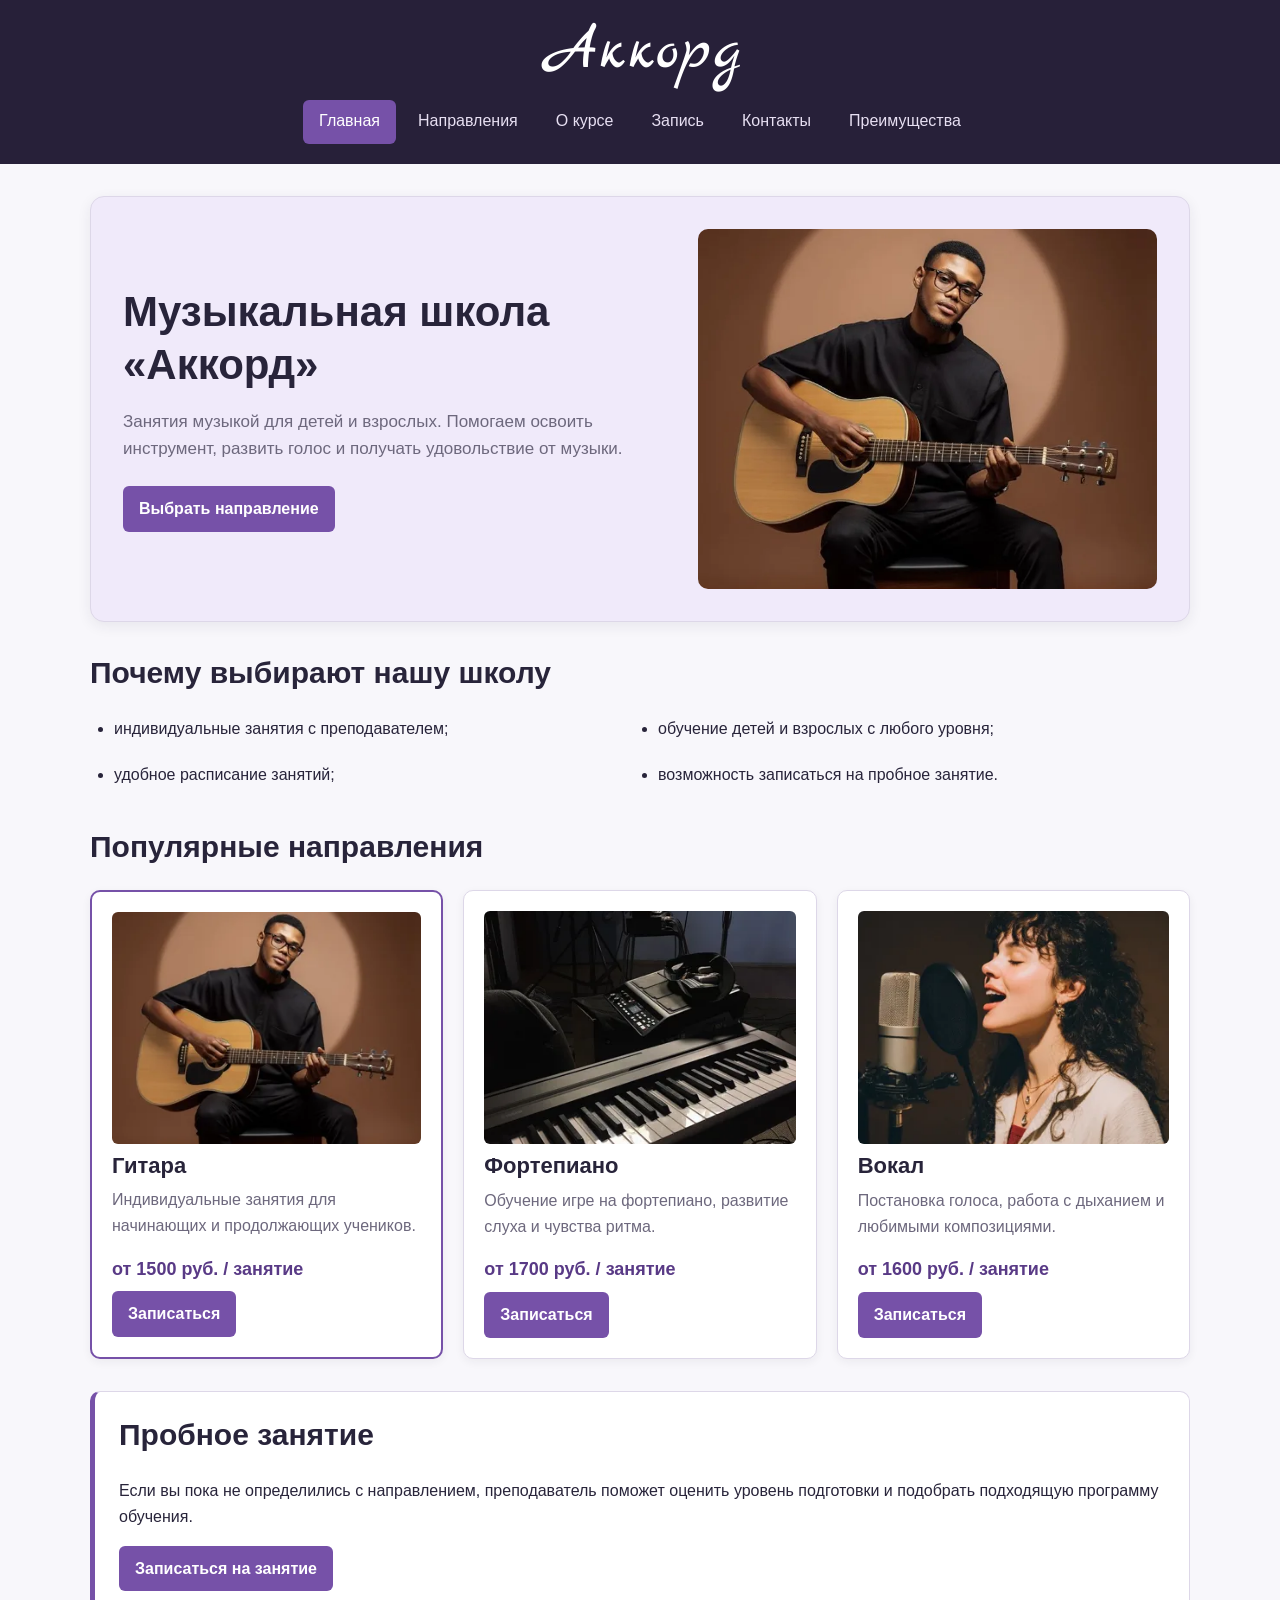
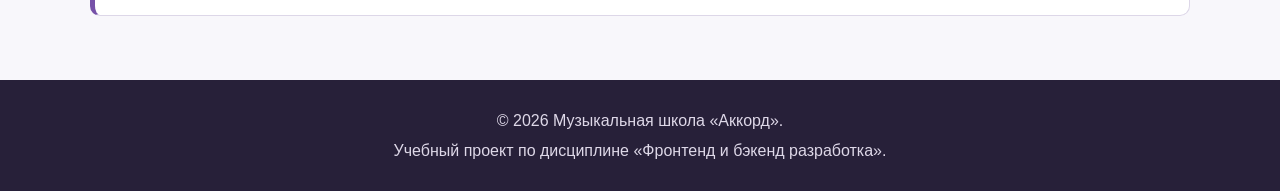
<file: index.html>
<!DOCTYPE html>
<html lang="ru">
<head>
  <meta charset="UTF-8">
  <!-- Cтрока нужна для правильного отображения страницы на телефонах и планшетах -->
  <meta name="viewport" content="width=device-width, initial-scale=1.0">
  <meta name="description" content="Музыкальная школа Аккорд — занятия музыкой для детей и взрослых.">

  <meta property="og:type" content="website">
  <meta property="og:title" content="Музыкальная школа Аккорд">
  <meta property="og:description" content="Занятия вокалом, гитарой и фортепиано для детей и взрослых.">
  <meta property="og:image" content="https://zakhar-buldin.github.io/kr3-responsive-shop/images/guitar.jpg">

  <title>Музыкальная школа Аккорд</title>

  <!-- Подключение стилей -->
  <link rel="preconnect" href="https://fonts.googleapis.com">
  <link rel="preconnect" href="https://fonts.gstatic.com" crossorigin>
  <link
    href="https://fonts.googleapis.com/css2?family=Marck+Script&display=swap"
    rel="stylesheet"
  >

  <link rel="stylesheet" href="css/style.css">
  <link rel="stylesheet" href="css/responsive.css">

  <!-- Подключение JavaScript-файла -->
  <!-- defer позволяет не блокировать разбор HTML и гарантирует выполнение скрипта после построения документа-->
  <script src="js/main.js" defer></script>
  
</head>
<body>
  <a class="skip-link" href="#main">Перейти к содержимому</a>
  <header class="site-header">
    <div class="site-header__inner">
      <a class="site-header__logo" href="index.html">Аккорд</a>

      <!-- Блок навигации, в котором находятся основные ссылки по сайту или странице -->
      <button class="menu-toggle" type="button" aria-expanded="false" aria-controls="main-nav" hidden>Меню</button>
      <nav id="main-nav" class="site-nav" aria-label="Основная навигация">
        <ul class="site-nav__list">
          <li class="site-nav__item">
            <a class="site-nav__link site-nav__link--active" aria-current="page" href="index.html">
              Главная
            </a>
          </li>

          <li class="site-nav__item">
            <a class="site-nav__link" href="catalog.html">
              Направления
            </a>
          </li>

          <li class="site-nav__item">
            <a class="site-nav__link" href="product.html">
              О курсе
            </a>
          </li>

          <li class="site-nav__item">
            <a class="site-nav__link" href="order.html">
              Запись
            </a>
          </li>

          <li class="site-nav__item">
            <a class="site-nav__link" href="contacts.html">
              Контакты
            </a>
          </li>

          <li class="site-nav__item">
            <a class="site-nav__link" href="#advantages">
              Преимущества
            </a>
          </li>
        </ul>
      </nav>
    </div>
  </header>

  <main id="main" tabindex="-1">
    <section class="hero">
      <div class="hero__content">
      <h1>Музыкальная школа «Аккорд»</h1>

      <p>
        Занятия музыкой для детей и взрослых.
        Помогаем освоить инструмент, развить голос
        и получать удовольствие от музыки.
      </p>

      <a class="button button--primary" href="#popular">
        Выбрать направление
      </a>
    </div>
<picture>
  <source type="image/webp" srcset="images/guitar-360.webp 360w, images/guitar-720.webp 720w" sizes="(min-width: 900px) 400px, 85vw">
  <img class="hero__image" src="images/guitar.jpg" alt="Гитара — одно из направлений школы" width="735" height="939" fetchpriority="high" decoding="async">
</picture></section>

    <section class="section" id="advantages">
      <h2>Почему выбирают нашу школу</h2>

      <ul class="advantages-list">
        <li>индивидуальные занятия с преподавателем;</li>
        <li>обучение детей и взрослых с любого уровня;</li>
        <li>удобное расписание занятий;</li>
        <li>возможность записаться на пробное занятие.</li>
      </ul>
    </section>

    <section class="section" id="popular">
      <h2>Популярные направления</h2>

      <div class="products-grid">
        <article class="product-card product-card--featured" data-category="instruments" data-price="1500">
<picture>
  <source type="image/webp" srcset="images/guitar-360.webp 360w, images/guitar-720.webp 720w" sizes="(min-width: 1100px) 250px, (min-width: 640px) 40vw, 85vw">
  <img class="product-card__image" src="images/guitar.jpg" alt="Гитара" width="735" height="939" loading="lazy" decoding="async">
</picture>
          <h3 class="product-card__title">Гитара</h3>

          <p class="product-card__description">
            Индивидуальные занятия для начинающих и продолжающих учеников.
          </p>

          <p class="product-card__price">
            от 1500 руб. / занятие
          </p>

          <button
            class="button button--primary product-card__button"
            type="button"
            data-product="Гитара"
          >
            Записаться
          </button>
        </article>

        <article class="product-card" data-category="instruments" data-price="1700">
<picture>
  <source type="image/webp" srcset="images/piano-360.webp 360w, images/piano-720.webp 720w" sizes="(min-width: 1100px) 250px, (min-width: 640px) 40vw, 85vw">
  <img class="product-card__image" src="images/piano.jpg" alt="Фортепиано" width="736" height="981" loading="lazy" decoding="async">
</picture>
          <h3 class="product-card__title">Фортепиано</h3>

          <p class="product-card__description">
            Обучение игре на фортепиано, развитие слуха и чувства ритма.
          </p>

          <p class="product-card__price">
            от 1700 руб. / занятие
          </p>

          <button
            class="button button--primary product-card__button"
            type="button"
            data-product="Фортепиано"
          >
            Записаться
          </button>
        </article>

        <article class="product-card" data-category="vocal" data-price="1600">
<picture>
  <source type="image/webp" srcset="images/vocal-360.webp 360w, images/vocal-720.webp 720w" sizes="(min-width: 1100px) 250px, (min-width: 640px) 40vw, 85vw">
  <img class="product-card__image" src="images/vocal.jpg" alt="Вокал" width="1018" height="1018" loading="lazy" decoding="async">
</picture>
          <h3 class="product-card__title">Вокал</h3>

          <p class="product-card__description">
            Постановка голоса, работа с дыханием и любимыми композициями.
          </p>

          <p class="product-card__price">
            от 1600 руб. / занятие
          </p>

          <button
            class="button button--primary product-card__button"
            type="button"
            data-product="Вокал"
          >
            Записаться
          </button>
        </article>
      </div>
    </section>

    <aside class="aside-info">
      <h2>Пробное занятие</h2>

      <p>
        Если вы пока не определились с направлением,
        преподаватель поможет оценить уровень подготовки
        и подобрать подходящую программу обучения.
      </p>

      <a class="button button--primary" href="order.html">
        Записаться на занятие
      </a>
    </aside>
  </main>

  <footer class="site-footer" id="contacts">
    <!-- &copy - HTML-сущность символа авторского права -->
    <p>&copy; 2026 Музыкальная школа «Аккорд».</p>
    <p>Учебный проект по дисциплине «Фронтенд и бэкенд разработка».</p>
  </footer>

  <!-- Форма записи на урок -->
  <dialog
    class="order-dialog"
    id="order-dialog"
    aria-labelledby="order-dialog-title"
  >
    <button class="dialog-close" type="button" aria-label="Закрыть окно записи">×</button>
    <h2 class="order-dialog__title" id="order-dialog-title">
      Запись на пробное занятие
    </h2>
    <p id="selected-course-text"></p>
    <form class="order-form" id="order-form" action="#" method="post" novalidate>
      <p class="form-note">* — обязательные поля. Учебная форма, данные не отправляются.</p>
      <input id="selected-product" name="selected-product" type="hidden">

      <div class="order-form__field">
        <label class="order-form__label" for="order-name">
          Имя *
        </label>

        <input
          class="order-form__input"
          id="order-name"
          name="name"
          type="text"
          placeholder="Введите ваше имя"
          minlength="2"
          autocomplete="given-name"
          required
        >
      </div>

      <div class="order-form__field">
        <label class="order-form__label" for="order-email">
          E-mail *
        </label>

        <input
          class="order-form__input"
          id="order-email"
          name="email"
          type="email"
          placeholder="example@mail.ru"
          autocomplete="email"
          required
        >
      </div>

      <div class="order-form__field">
        <label class="order-form__label" for="order-phone">
          Телефон *
        </label>

        <input
          class="order-form__input"
          id="order-phone" aria-describedby="order-phone-hint"
          name="phone"
          type="tel"
          inputmode="tel"
          placeholder="+7 (900) 000-00-00"
          autocomplete="tel"
          required
        >

        <small class="order-form__hint" id="order-phone-hint">
          Например: +7 (900) 000-00-00. Можно вводить без скобок.
        </small>
      </div>

      <div class="order-form__field">
        <label class="order-form__label" for="order-date">
          Желаемая дата
        </label>

        <input
          class="order-form__input"
          id="order-date"
          name="date"
          type="date"
        >
      </div>

      <div class="order-form__field">
        <label class="order-form__label" for="order-topic">
          Направление *
        </label>

        <select
          class="order-form__select"
          id="order-topic"
          name="topic"
          required
        >
          <option value="">Выберите направление</option>
          <option value="guitar">Гитара</option>
          <option value="piano">Фортепиано</option>
          <option value="vocal">Вокал</option>
        </select>
      </div>

      <div class="order-form__field order-form__field--wide">
        <label class="order-form__label" for="order-comment">
          Комментарий
        </label>

        <textarea
          class="order-form__textarea"
          id="order-comment"
          name="comment"
          rows="4"
          placeholder="Укажите дополнительную информацию"
        ></textarea>
      </div>

      <div class="order-form__field order-form__field--wide">
        <label class="order-form__label" for="order-agreement">
          <input
            class="order-form__checkbox"
            id="order-agreement"
            name="agreement"
            type="checkbox"
            required
          >
          Я согласен на обработку данных
        </label>
      </div>

      <div class="order-form__actions">
        <button
          class="button button--secondary"
          type="button"
          id="close-order-dialog"
        >
          Закрыть
        </button>

        <button class="button button--primary" type="submit">
          Отправить заявку
        </button>
      </div>
    </form>
  </dialog>

  <p class="success-message" role="status" tabindex="-1" id="success-message" hidden>
    Демонстрация: форма заполнена корректно. Данные никуда не отправлены.
  </p>
</body>
</html>
</file>
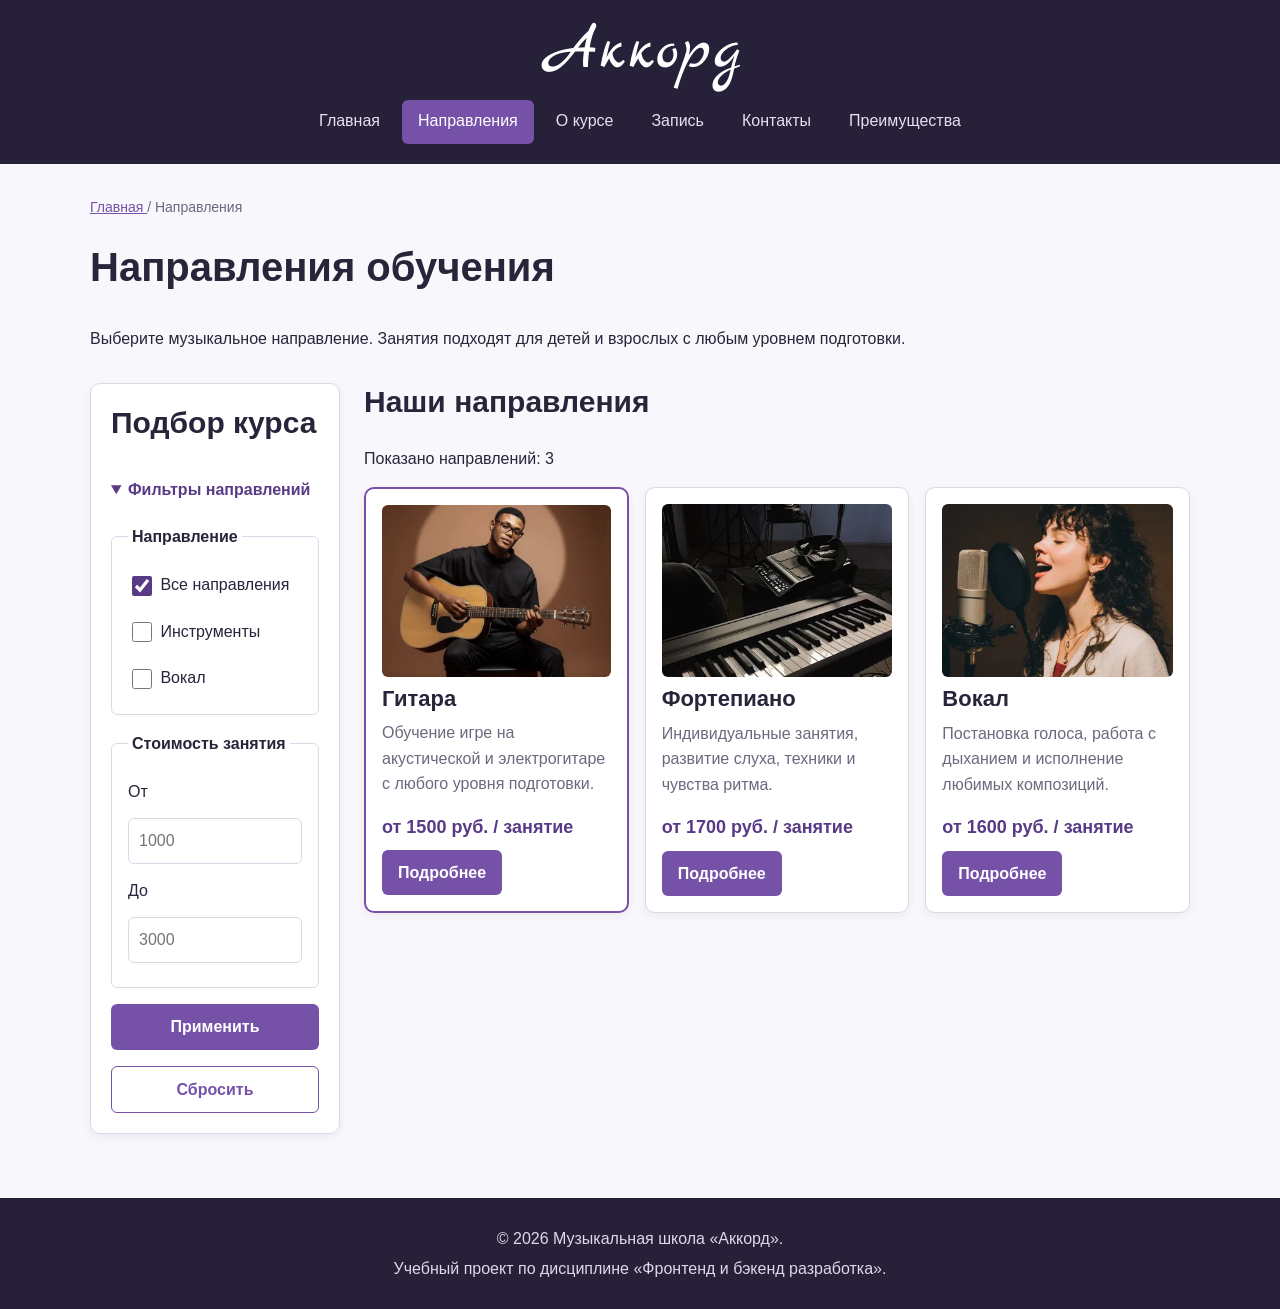
<file: catalog.html>
<!DOCTYPE html>
<html lang="ru">
<head>
  <meta charset="UTF-8">
  <meta name="viewport" content="width=device-width, initial-scale=1.0">
  <meta
    name="description"
    content="Направления обучения музыкальной школы Аккорд."
  >

  <meta property="og:type" content="website">
  <meta property="og:title" content="Направления обучения — Музыкальная школа Аккорд">
  <meta
    property="og:description"
    content="Гитара, фортепиано и вокал для детей и взрослых."
  >
  
  <title>Направления обучения — Музыкальная школа Аккорд</title>

  <link rel="preconnect" href="https://fonts.googleapis.com">
  <link rel="preconnect" href="https://fonts.gstatic.com" crossorigin>
  <link
    href="https://fonts.googleapis.com/css2?family=Marck+Script&display=swap"
    rel="stylesheet"
  >

  <link rel="stylesheet" href="css/style.css">
  <link rel="stylesheet" href="css/responsive.css">
  <script src="js/main.js" defer></script>
</head>
<body>
  <a class="skip-link" href="#main">Перейти к содержимому</a>
  <header class="site-header">
    <div class="site-header__inner">
      <a class="site-header__logo" href="index.html">Аккорд</a>

      <button class="menu-toggle" type="button" aria-expanded="false" aria-controls="main-nav" hidden>Меню</button>
      <nav id="main-nav" class="site-nav" aria-label="Основная навигация">
        <ul class="site-nav__list">
          <li class="site-nav__item">
            <a class="site-nav__link" href="index.html">
              Главная
            </a>
          </li>

          <li class="site-nav__item">
            <a
              class="site-nav__link site-nav__link--active" aria-current="page"
              href="catalog.html"
            >
              Направления
            </a>
          </li>

          <li class="site-nav__item">
            <a class="site-nav__link" href="product.html">
              О курсе
            </a>
          </li>

          <li class="site-nav__item">
            <a class="site-nav__link" href="order.html">
              Запись
            </a>
          </li>

          <li class="site-nav__item">
            <a class="site-nav__link" href="contacts.html">
              Контакты
            </a>
          </li>

          <li class="site-nav__item">
            <a class="site-nav__link" href="index.html#advantages">
              Преимущества
            </a>
          </li>
        </ul>
      </nav>
    </div>
  </header>

  <main id="main" tabindex="-1">
    <!-- Breadcrumbs — это навигационная цепочка, показывающая путь пользователя внутри сайта: Главная / Направления -->
    <nav class="breadcrumbs" aria-label="Хлебные крошки">
      <a class="breadcrumbs__link" href="index.html">
        Главная
      </a>

      <span class="breadcrumbs__current">
        Направления
      </span>
    </nav>

    <section class="section">
      <h1>Направления обучения</h1>

      <p>
        Выберите музыкальное направление.
        Занятия подходят для детей и взрослых
        с любым уровнем подготовки.
      </p>
    </section>

    <section class="catalog-layout">
      <aside class="catalog-filters">
        <h2 class="catalog-filters__title">Подбор курса</h2>
        <details class="filter-panel" open>
          <summary>Фильтры направлений</summary>

        <form class="catalog-filters__form" action="#" method="get">
          <fieldset class="catalog-filters__group">
            <legend class="catalog-filters__legend">
              Направление
            </legend>

            <label class="catalog-filters__label">
              <input
                class="catalog-filters__checkbox"
                type="checkbox"
                name="category"
                value="all" checked
              >
              Все направления
            </label>

            <label class="catalog-filters__label">
              <input
                class="catalog-filters__checkbox"
                type="checkbox"
                name="category"
                value="instruments"
              >
              Инструменты
            </label>

            <label class="catalog-filters__label">
              <input
                class="catalog-filters__checkbox"
                type="checkbox"
                name="category"
                value="vocal"
              >
              Вокал
            </label>
          </fieldset>

          <fieldset class="catalog-filters__group">
            <legend class="catalog-filters__legend">
              Стоимость занятия
            </legend>

            <label class="catalog-filters__label" for="price-from">
              От
            </label>

            <input
              class="catalog-filters__input"
              id="price-from"
              name="price-from"
              type="number"
              min="0"
              placeholder="1000"
            >

            <label class="catalog-filters__label" for="price-to">
              До
            </label>

            <input
              class="catalog-filters__input"
              id="price-to"
              name="price-to"
              type="number"
              min="0"
              placeholder="3000"
            >
          </fieldset>

          <button class="button button--primary" type="submit">
            Применить
          </button>
        <button class="button button--secondary" type="reset">Сбросить</button>
        </form>
        </details>
      </aside>

      <section class="catalog-layout__products">
        <h2>Наши направления</h2>
        <p id="filter-result" role="status">Показано направлений: 3</p>
        <p id="filter-empty" hidden>По этим условиям нет курсов. Измените фильтры или нажмите «Сбросить».</p>

        <div class="products-grid">
          <article class="product-card product-card--featured" data-category="instruments" data-price="1500">
<picture>
  <source type="image/webp" srcset="images/guitar-360.webp 360w, images/guitar-720.webp 720w" sizes="(min-width: 1100px) 250px, (min-width: 640px) 40vw, 85vw">
  <img class="product-card__image" src="images/guitar.jpg" alt="Гитара" width="735" height="939" loading="lazy" decoding="async">
</picture>
            <h3 class="product-card__title">
              Гитара
            </h3>

            <p class="product-card__description">
              Обучение игре на акустической и электрогитаре
              с любого уровня подготовки.
            </p>

            <p class="product-card__price">
              от 1500 руб. / занятие
            </p>
            <!-- Якорная ссылка на другую страницу -->
            <a
              class="button button--primary product-card__button"
              href="product.html#guitar"
            >
              Подробнее
            </a>
          </article>

          <article class="product-card" data-category="instruments" data-price="1700">
<picture>
  <source type="image/webp" srcset="images/piano-360.webp 360w, images/piano-720.webp 720w" sizes="(min-width: 1100px) 250px, (min-width: 640px) 40vw, 85vw">
  <img class="product-card__image" src="images/piano.jpg" alt="Фортепиано" width="736" height="981" loading="lazy" decoding="async">
</picture>
            <h3 class="product-card__title">
              Фортепиано
            </h3>

            <p class="product-card__description">
              Индивидуальные занятия, развитие слуха,
              техники и чувства ритма.
            </p>

            <p class="product-card__price">
              от 1700 руб. / занятие
            </p>
            <!-- Якорная ссылка на другую страницу -->
            <a
              class="button button--primary product-card__button"
              href="product.html#piano"
            >
              Подробнее
            </a>
          </article>

          <article class="product-card" data-category="vocal" data-price="1600">
<picture>
  <source type="image/webp" srcset="images/vocal-360.webp 360w, images/vocal-720.webp 720w" sizes="(min-width: 1100px) 250px, (min-width: 640px) 40vw, 85vw">
  <img class="product-card__image" src="images/vocal.jpg" alt="Вокал" width="1018" height="1018" loading="lazy" decoding="async">
</picture>
            <h3 class="product-card__title">
              Вокал
            </h3>

            <p class="product-card__description">
              Постановка голоса, работа с дыханием
              и исполнение любимых композиций.
            </p>

            <p class="product-card__price">
              от 1600 руб. / занятие
            </p>
            <!-- Якорная ссылка на другую страницу -->
            <a
              class="button button--primary product-card__button"
              href="product.html#vocal"
            >
              Подробнее
            </a>
          </article>
        </div>
      </section>
    </section>
  </main>

  <footer class="site-footer">
    <p>&copy; 2026 Музыкальная школа «Аккорд».</p>
    <p>Учебный проект по дисциплине «Фронтенд и бэкенд разработка».</p>
  </footer>
</body>
</html>
</file>
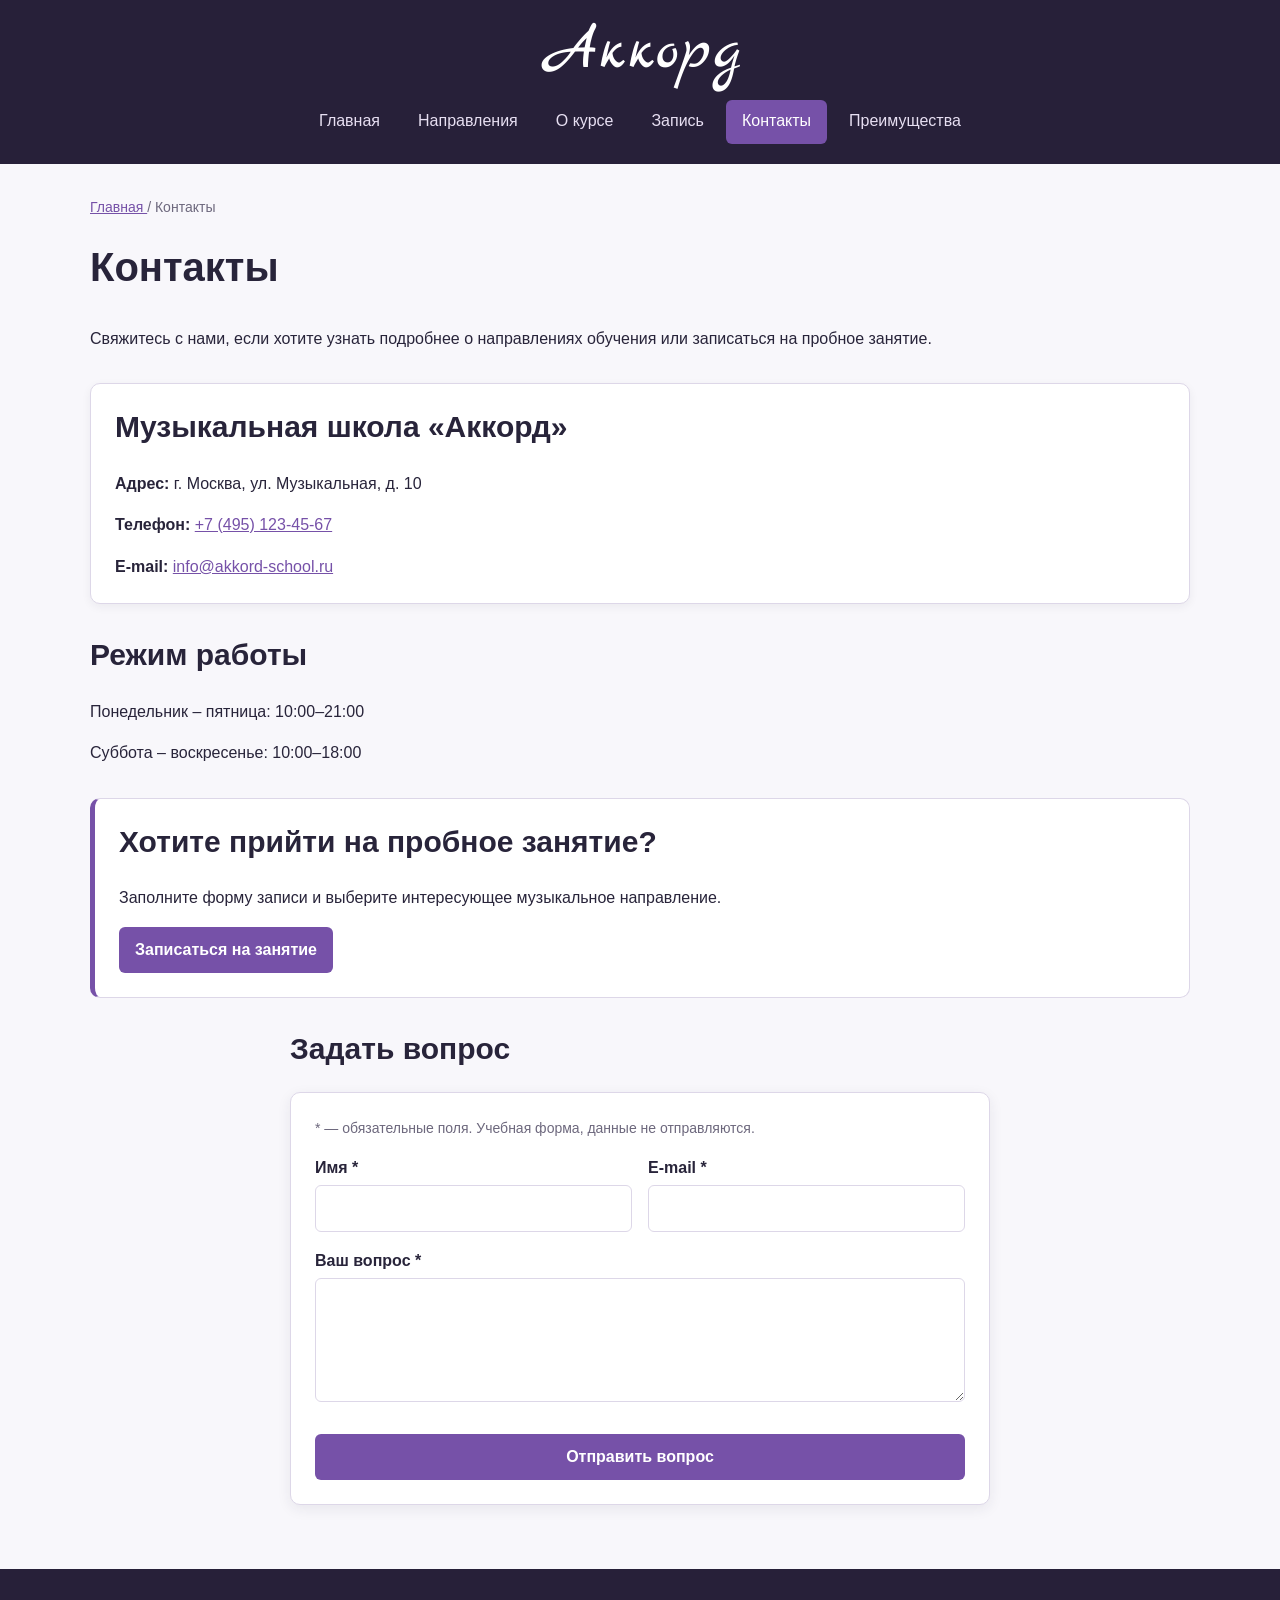
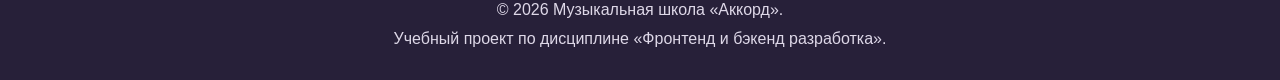
<file: contacts.html>
<!DOCTYPE html>
<html lang="ru">
<head>
  <meta charset="UTF-8">
  <meta name="viewport" content="width=device-width, initial-scale=1.0">
  <meta
    name="description"
    content="Контакты музыкальной школы Аккорд."
  >

  <meta property="og:type" content="website">
  <meta property="og:title" content="Контакты — Музыкальная школа Аккорд">
  <meta
    property="og:description"
    content="Адрес, телефон и режим работы музыкальной школы Аккорд."
  >

  <title>Контакты — Музыкальная школа Аккорд</title>

  <link rel="preconnect" href="https://fonts.googleapis.com">
  <link rel="preconnect" href="https://fonts.gstatic.com" crossorigin>
  <link
    href="https://fonts.googleapis.com/css2?family=Marck+Script&display=swap"
    rel="stylesheet"
  >

  <link rel="stylesheet" href="css/style.css">
  <link rel="stylesheet" href="css/responsive.css">
  <script src="js/main.js" defer></script>
</head>
<body>
  <a class="skip-link" href="#main">Перейти к содержимому</a>
  <header class="site-header">
    <div class="site-header__inner">
      <a class="site-header__logo" href="index.html">Аккорд</a>

      <button class="menu-toggle" type="button" aria-expanded="false" aria-controls="main-nav" hidden>Меню</button>
      <nav id="main-nav" class="site-nav" aria-label="Основная навигация">
        <ul class="site-nav__list">
          <li class="site-nav__item">
            <a class="site-nav__link" href="index.html">
              Главная
            </a>
          </li>

          <li class="site-nav__item">
            <a class="site-nav__link" href="catalog.html">
              Направления
            </a>
          </li>

          <li class="site-nav__item">
            <a class="site-nav__link" href="product.html">
              О курсе
            </a>
          </li>

          <li class="site-nav__item">
            <a class="site-nav__link" href="order.html">
              Запись
            </a>
          </li>

          <li class="site-nav__item">
            <a
              class="site-nav__link site-nav__link--active" aria-current="page"
              href="contacts.html"
            >
              Контакты
            </a>
          </li>

          <li class="site-nav__item">
            <a class="site-nav__link" href="index.html#advantages">
              Преимущества
            </a>
          </li>
        </ul>
      </nav>
    </div>
  </header>

  <main id="main" tabindex="-1">
    <!-- Breadcrumbs — это навигационная цепочка, показывающая путь пользователя внутри сайта: Главная / Контакты -->
    <nav class="breadcrumbs" aria-label="Хлебные крошки">
      <a class="breadcrumbs__link" href="index.html">
        Главная
      </a>

      <span class="breadcrumbs__current">
        Контакты
      </span>
    </nav>

    <section class="section">
      <h1>Контакты</h1>

      <p>
        Свяжитесь с нами, если хотите узнать подробнее
        о направлениях обучения или записаться на пробное занятие.
      </p>
    </section>

    <section class="contacts-section">
      <h2>Музыкальная школа «Аккорд»</h2>

      <address class="contacts">
        <p class="contacts__item">
          <strong>Адрес:</strong>
          г. Москва, ул. Музыкальная, д. 10
        </p>

        <p class="contacts__item">
          <strong>Телефон:</strong>
          <a class="contacts__link" href="tel:+74951234567">
            +7 (495) 123-45-67
          </a>
        </p>

        <p class="contacts__item">
          <strong>E-mail:</strong>
          <a class="contacts__link" href="mailto:info@akkord-school.ru">
            info@akkord-school.ru
          </a>
        </p>
      </address>
    </section>

    <section class="section">
      <h2>Режим работы</h2>

      <p>
        Понедельник – пятница: 10:00–21:00
      </p>

      <p>
        Суббота – воскресенье: 10:00–18:00
      </p>
    </section>

    <!-- Доп.информация -->
    <aside class="aside-info">
      <h2>Хотите прийти на пробное занятие?</h2>

      <p>
        Заполните форму записи и выберите
        интересующее музыкальное направление.
      </p>

      <!-- Ссылка на страницу Записи на занятие -->
      <a class="button button--primary" href="order.html">
        Записаться на занятие
      </a>
    </aside>
  <section class="order-section" aria-labelledby="feedback-title">
      <h2 id="feedback-title">Задать вопрос</h2>
      <form class="order-form order-form--page" id="feedback-form">
        <p class="form-note">* — обязательные поля. Учебная форма, данные не отправляются.</p>
        <div class="order-form__field"><label class="order-form__label" for="feedback-name">Имя *</label><input class="order-form__input" id="feedback-name" name="name" autocomplete="name" minlength="2" required></div>
        <div class="order-form__field"><label class="order-form__label" for="feedback-email">E-mail *</label><input class="order-form__input" id="feedback-email" name="email" type="email" autocomplete="email" required></div>
        <div class="order-form__field order-form__field--wide"><label class="order-form__label" for="feedback-message">Ваш вопрос *</label><textarea class="order-form__textarea" id="feedback-message" name="message" rows="4" minlength="5" required></textarea></div>
        <div class="order-form__actions"><button class="button button--primary" type="submit">Отправить вопрос</button></div>
      </form>
      <p class="success-message" id="feedback-success" role="status" tabindex="-1" hidden>Демонстрация: вопрос заполнен корректно. Данные никуда не отправлены.</p>
    </section>
  </main>

  <footer class="site-footer">
    <p>&copy; 2026 Музыкальная школа «Аккорд».</p>
    <p>Учебный проект по дисциплине «Фронтенд и бэкенд разработка».</p>
  </footer>
</body>
</html>
</file>
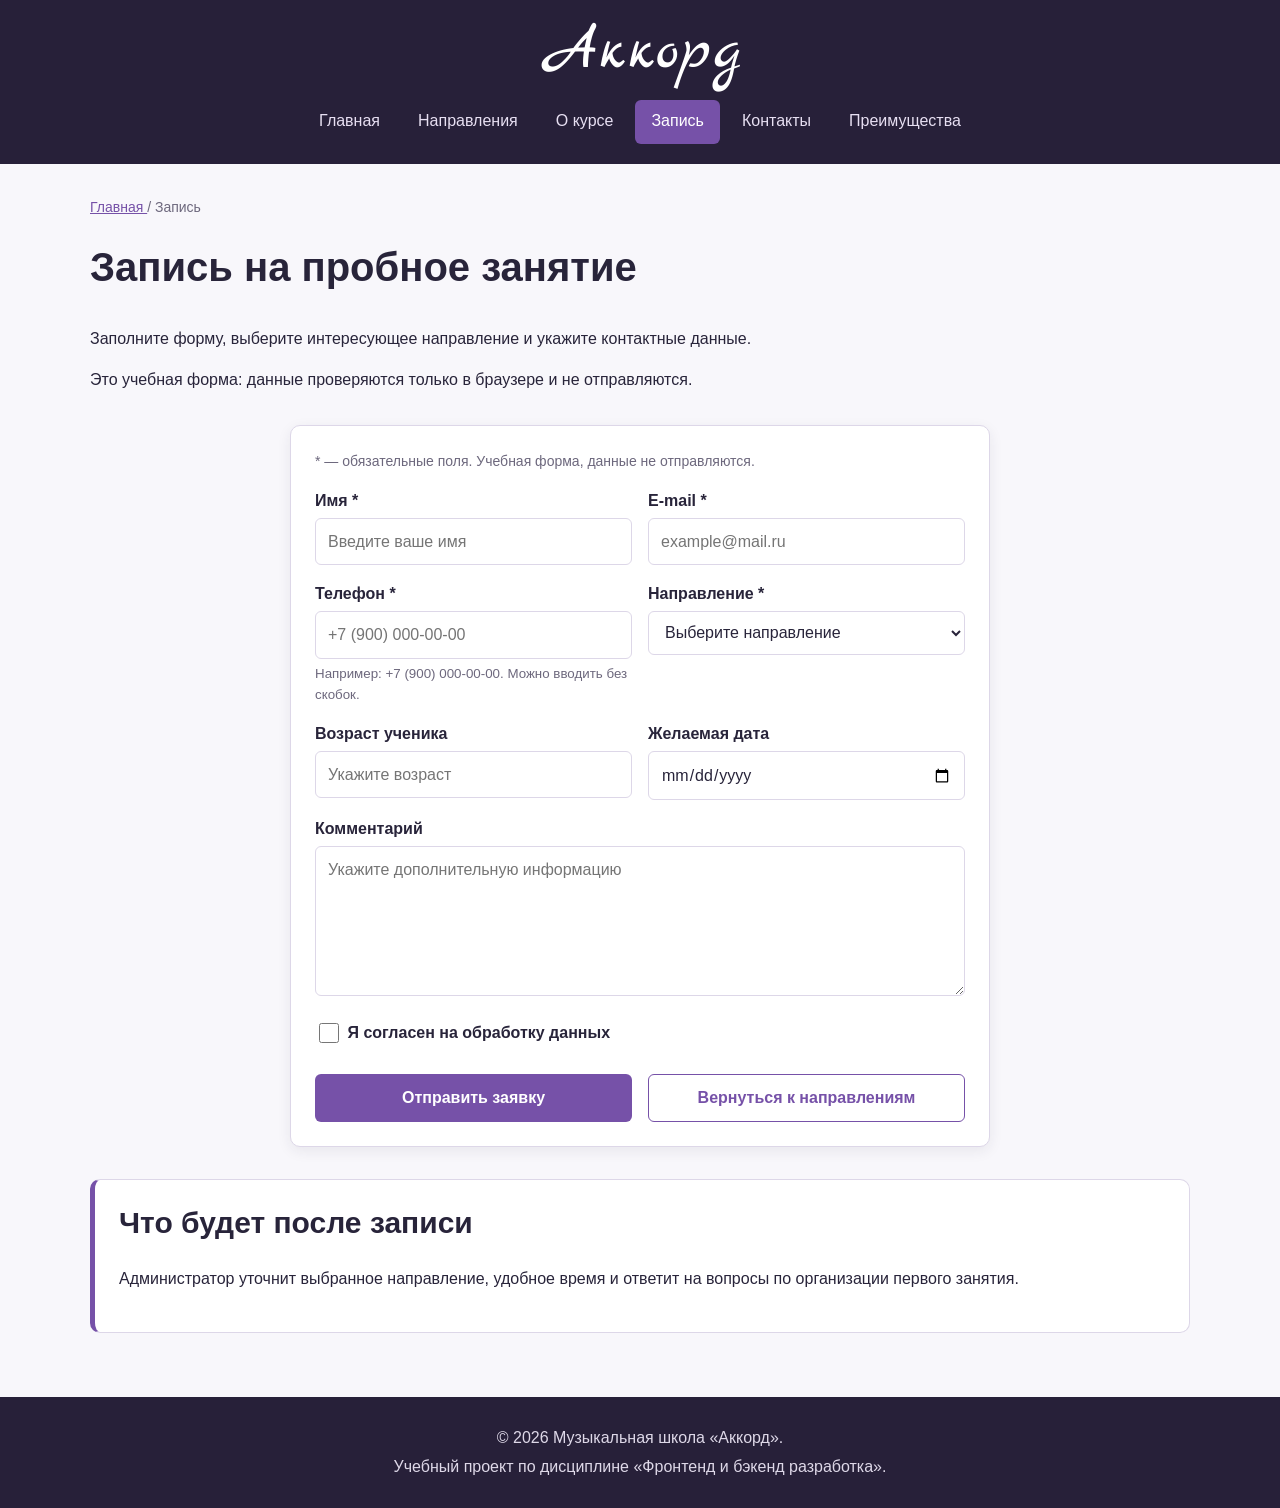
<file: order.html>
<!DOCTYPE html>
<html lang="ru">
<head>
  <meta charset="UTF-8">
  <meta name="viewport" content="width=device-width, initial-scale=1.0">
  <meta
    name="description"
    content="Запись на пробное занятие в музыкальной школе Аккорд."
  >

  <meta property="og:type" content="website">
  <meta property="og:title" content="Запись на занятие — Музыкальная школа Аккорд">
  <meta
    property="og:description"
    content="Форма записи на пробное занятие в музыкальной школе Аккорд."
  >

  <title>Запись на занятие — Музыкальная школа Аккорд</title>
  <link rel="preconnect" href="https://fonts.googleapis.com">
  <link rel="preconnect" href="https://fonts.gstatic.com" crossorigin>
  <link
    href="https://fonts.googleapis.com/css2?family=Marck+Script&display=swap"
    rel="stylesheet"
  >

  <link rel="stylesheet" href="css/style.css">
  <link rel="stylesheet" href="css/responsive.css">
  <script src="js/main.js" defer></script>
</head>
<body>
  <a class="skip-link" href="#main">Перейти к содержимому</a>
  <header class="site-header">
    <div class="site-header__inner">
      <a class="site-header__logo" href="index.html">Аккорд</a>

      <button class="menu-toggle" type="button" aria-expanded="false" aria-controls="main-nav" hidden>Меню</button>
      <nav id="main-nav" class="site-nav" aria-label="Основная навигация">
        <ul class="site-nav__list">
          <li class="site-nav__item">
            <a class="site-nav__link" href="index.html">
              Главная
            </a>
          </li>

          <li class="site-nav__item">
            <a class="site-nav__link" href="catalog.html">
              Направления
            </a>
          </li>

          <li class="site-nav__item">
            <a class="site-nav__link" href="product.html">
              О курсе
            </a>
          </li>

          <li class="site-nav__item">
            <a
              class="site-nav__link site-nav__link--active" aria-current="page"
              href="order.html"
            >
              Запись
            </a>
          </li>

          <li class="site-nav__item">
            <a class="site-nav__link" href="contacts.html">
              Контакты
            </a>
          </li>

          <li class="site-nav__item">
            <a class="site-nav__link" href="index.html#advantages">
              Преимущества
            </a>
          </li>
        </ul>
      </nav>
    </div>
  </header>

  <main id="main" tabindex="-1">
    <!-- Breadcrumbs — это навигационная цепочка, показывающая путь пользователя внутри сайта: Главная / Запись -->
    <nav class="breadcrumbs" aria-label="Хлебные крошки">
      <a class="breadcrumbs__link" href="index.html">
        Главная
      </a>

      <span class="breadcrumbs__current">
        Запись
      </span>
    </nav>

    <section class="section">
      <h1>Запись на пробное занятие</h1>

      <p>
        Заполните форму, выберите интересующее направление
        и укажите контактные данные.
      </p>

      <p>
        Это учебная форма: данные проверяются только в браузере и не отправляются.
      </p>
    </section>

    <section class="order-section">
      <form
        class="order-form order-form--page"
        id="page-order-form"
        action="#"
        method="post">
      <p class="form-note">* — обязательные поля. Учебная форма, данные не отправляются.</p>
        <div class="order-form__field">
          <label class="order-form__label" for="student-name">
            Имя *
        </label>

          <input
            class="order-form__input"
            id="student-name"
            name="name"
            type="text"
            placeholder="Введите ваше имя"
            minlength="2"
            autocomplete="given-name"
            required
          >
        </div>

        <div class="order-form__field">
          <label class="order-form__label" for="student-email">
            E-mail *
        </label>

          <input
            class="order-form__input"
            id="student-email"
            name="email"
            type="email"
            placeholder="example@mail.ru"
            autocomplete="email"
            required
          >
        </div>

        <div class="order-form__field">
          <label class="order-form__label" for="student-phone">
            Телефон *
        </label>

          <input
            class="order-form__input"
            id="student-phone" aria-describedby="student-phone-hint"
            name="phone"
            type="tel"
            inputmode="tel"
            placeholder="+7 (900) 000-00-00"
            autocomplete="tel"
            required
          >

          <small class="order-form__hint" id="student-phone-hint">
            Например: +7 (900) 000-00-00. Можно вводить без скобок.
          </small>
        </div>

        <div class="order-form__field">
          <label class="order-form__label" for="student-course">
            Направление *
        </label>

          <select
            class="order-form__select"
            id="student-course"
            name="course"
            required
          >
            <option value="">Выберите направление</option>
            <option value="guitar">Гитара</option>
            <option value="piano">Фортепиано</option>
            <option value="vocal">Вокал</option>
          </select>
        </div>

        <div class="order-form__field">
          <label class="order-form__label" for="student-age">
            Возраст ученика
          </label>

          <input
            class="order-form__input"
            id="student-age"
            name="age"
            type="number"
            min="5"
            max="100"
            placeholder="Укажите возраст"
          >
        </div>

        <div class="order-form__field">
          <label class="order-form__label" for="lesson-date">
            Желаемая дата
          </label>

          <input
            class="order-form__input"
            id="lesson-date"
            name="date"
            type="date"
          >
        </div>

        <div class="order-form__field order-form__field--wide">
          <label class="order-form__label" for="student-comment">
            Комментарий
          </label>

          <textarea
            class="order-form__textarea"
            id="student-comment"
            name="comment"
            rows="5"
            placeholder="Укажите дополнительную информацию"
          ></textarea>
        </div>

        <div class="order-form__field order-form__field--wide">
          <label class="order-form__label">
            <input
              class="order-form__checkbox"
              id="student-agreement"
              name="agreement"
              type="checkbox"
              required
            >
            Я согласен на обработку данных
          </label>
        </div>

        <div class="order-form__actions">
          <button class="button button--primary" type="submit">
            Отправить заявку
          </button>

          <a class="button button--secondary" href="catalog.html">
            Вернуться к направлениям
          </a>
        </div>
      </form>

      <p
        class="success-message" role="status" tabindex="-1"
        id="page-success-message"
        hidden
      >
        Демонстрация: форма заполнена корректно. Данные никуда не отправлены.
      </p>
    </section>

    <!-- Доп.информация -->
    <aside class="aside-info">
      <h2>Что будет после записи</h2>

      <p>
        Администратор уточнит выбранное направление,
        удобное время и ответит на вопросы
        по организации первого занятия.
      </p>
    </aside>
  </main>

  <footer class="site-footer">
    <p>&copy; 2026 Музыкальная школа «Аккорд».</p>
    <p>Учебный проект по дисциплине «Фронтенд и бэкенд разработка».</p>
  </footer>
</body>
</html>
</file>
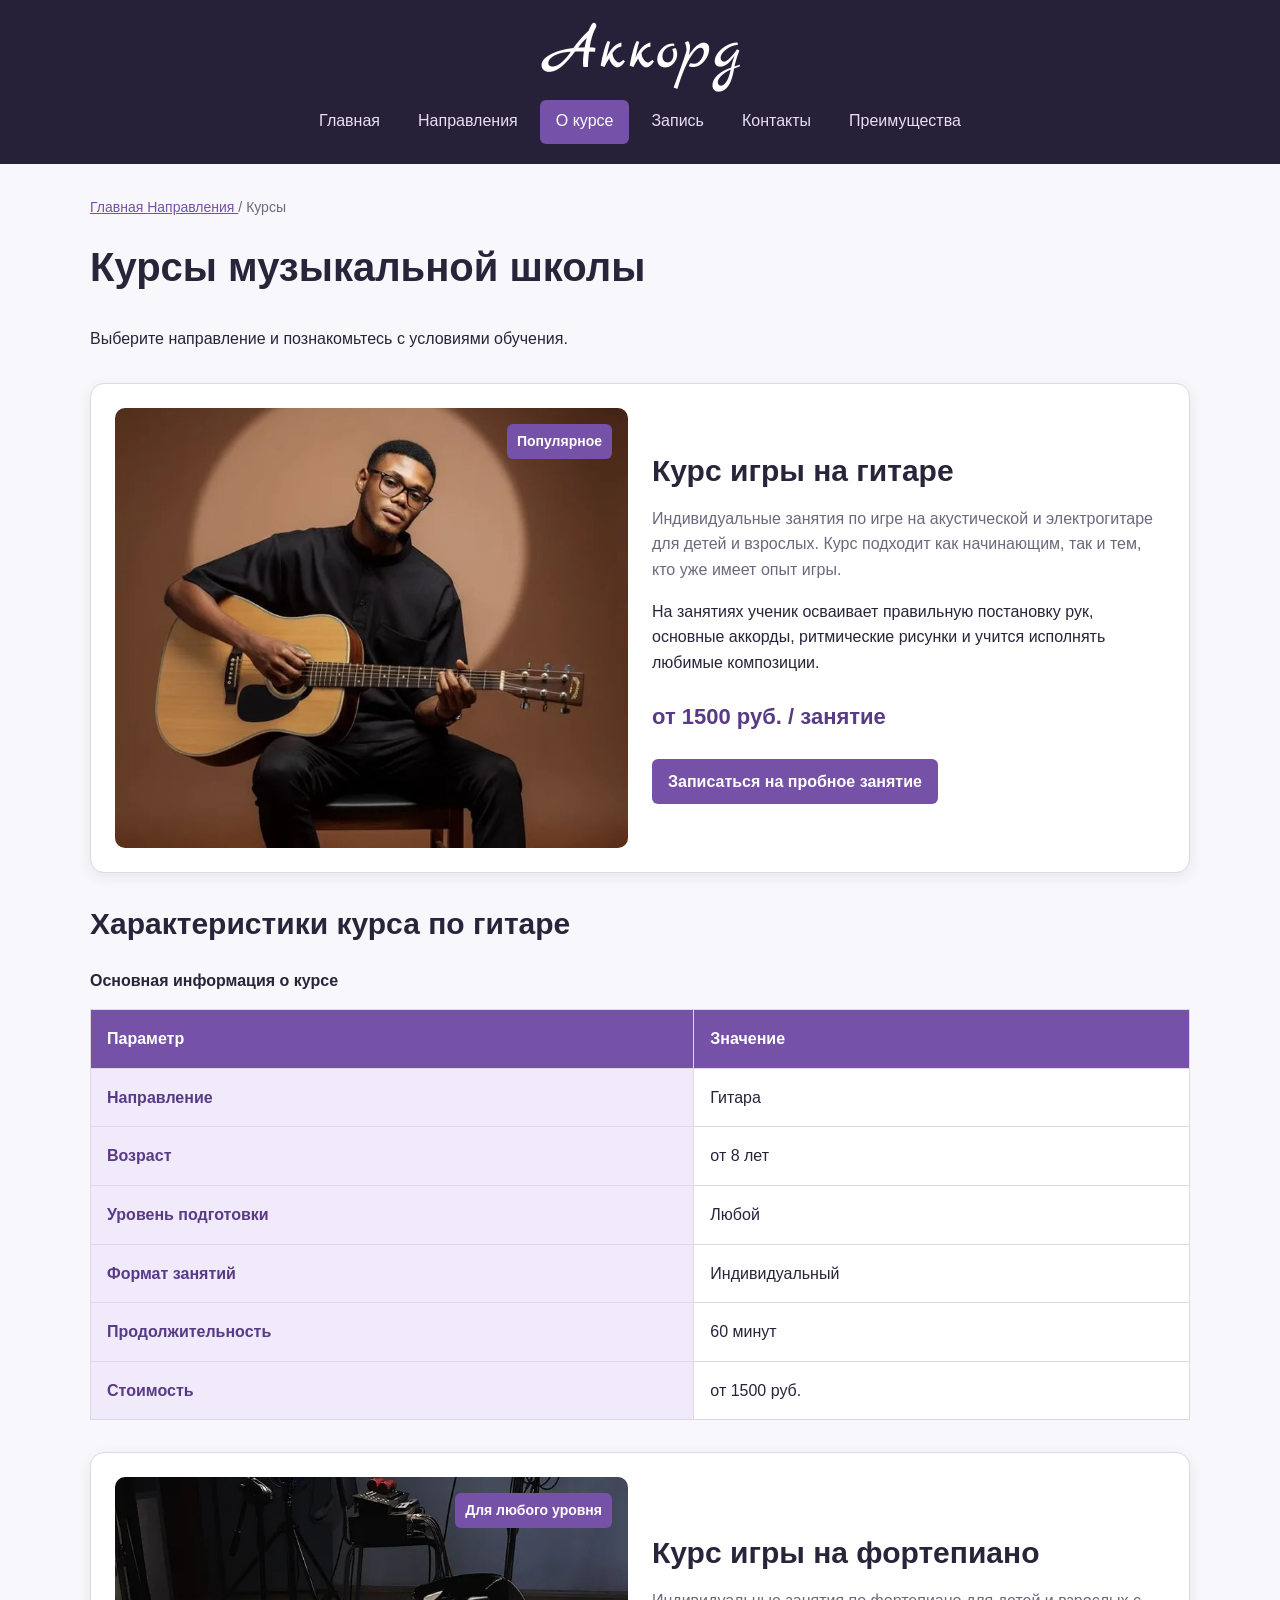
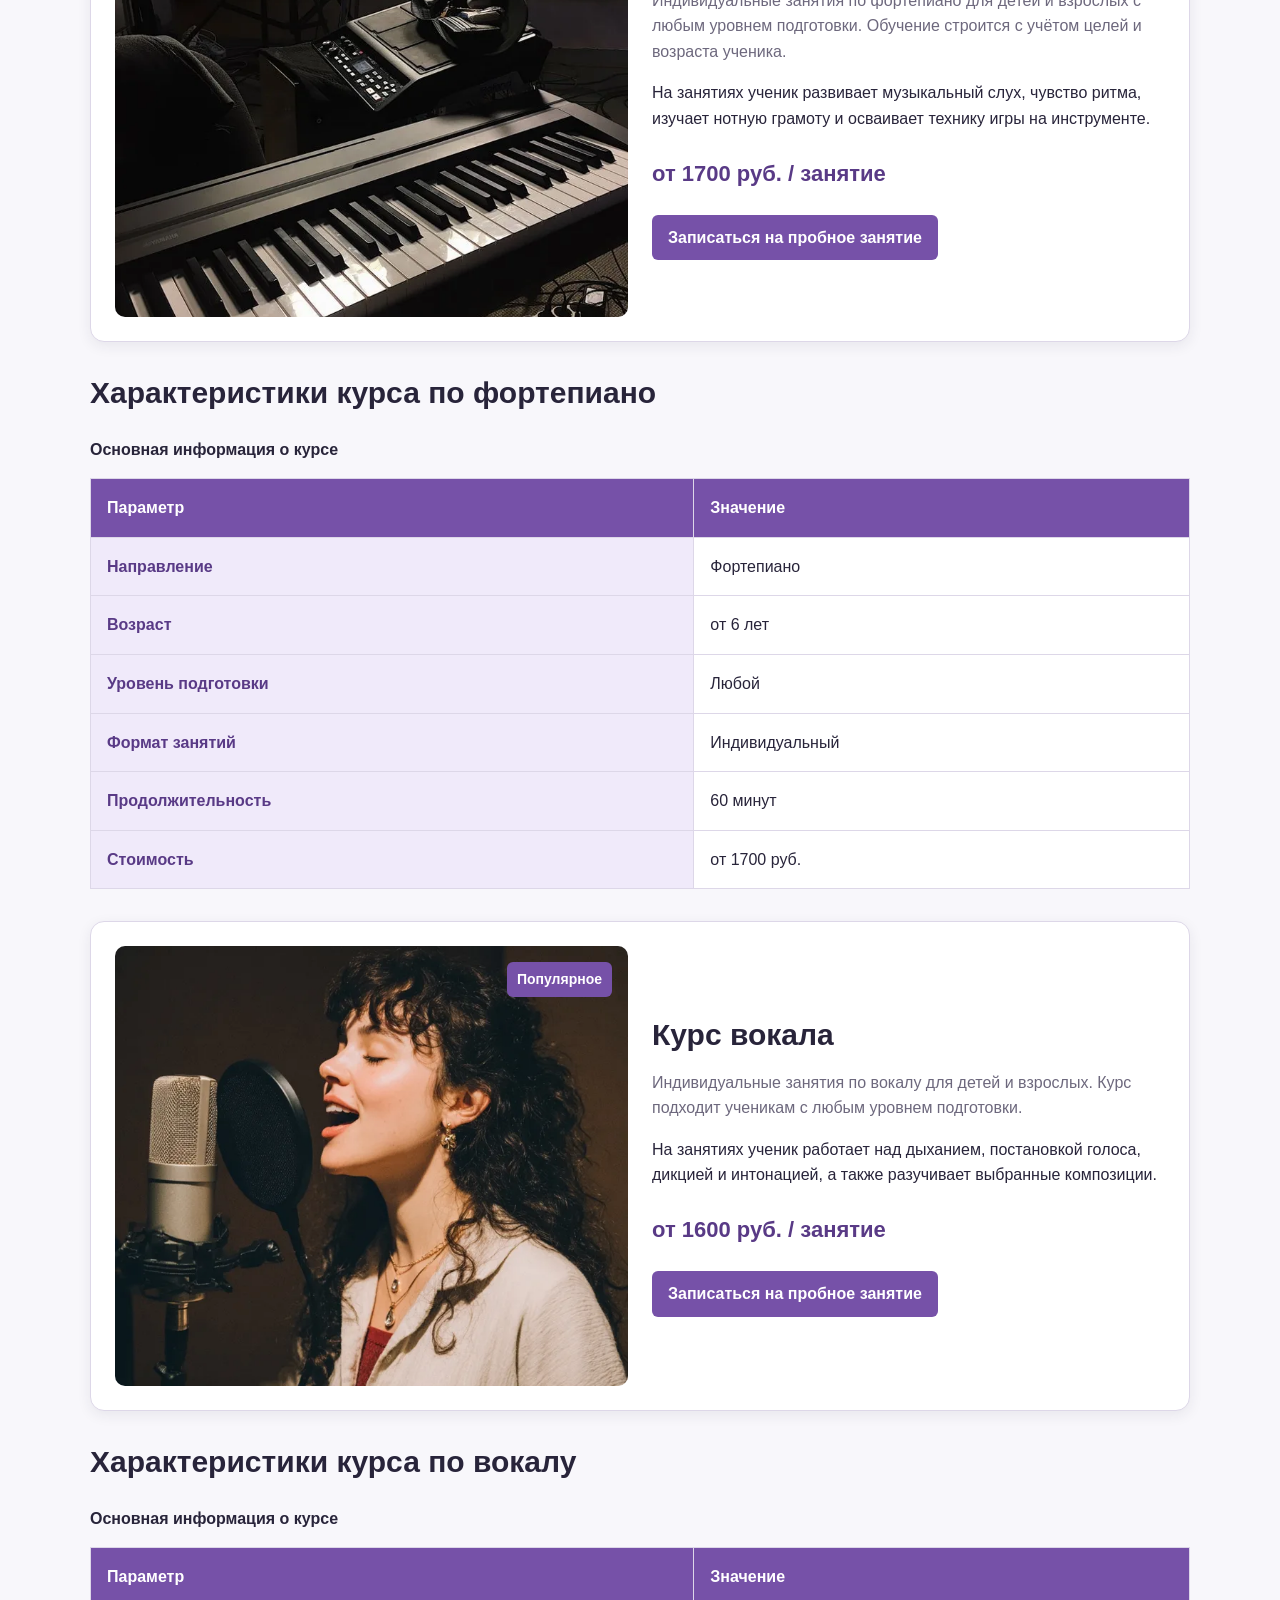
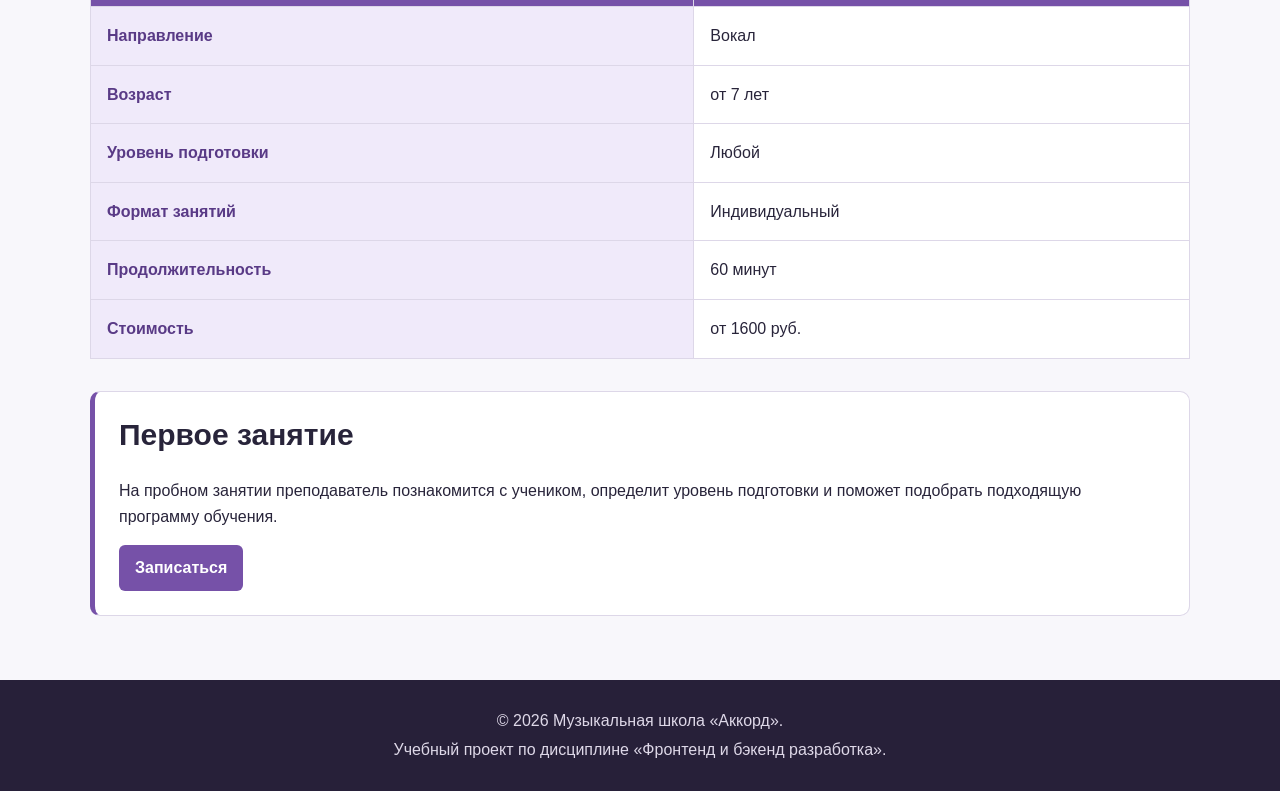
<file: product.html>
<!DOCTYPE html>
<html lang="ru">
<head>
  <meta charset="UTF-8">
  <meta name="viewport" content="width=device-width, initial-scale=1.0">
  <meta
    name="description"
    content="Курсы музыкальной школы Аккорд: гитара, фортепиано и вокал."
  >

  <meta property="og:type" content="website">
  <meta
    property="og:title"
    content="Курсы — Музыкальная школа Аккорд"
  >
  <meta
    property="og:description"
    content="Подробная информация о музыкальных направлениях школы Аккорд."
  >

  <title>Курсы — Музыкальная школа Аккорд</title>
  <link rel="preconnect" href="https://fonts.googleapis.com">
  <link rel="preconnect" href="https://fonts.gstatic.com" crossorigin>
  <link
    href="https://fonts.googleapis.com/css2?family=Marck+Script&display=swap"
    rel="stylesheet"
  >

  <link rel="stylesheet" href="css/style.css">
  <link rel="stylesheet" href="css/responsive.css">
  <script src="js/main.js" defer></script>
</head>
<body>
  <a class="skip-link" href="#main">Перейти к содержимому</a>
  <header class="site-header">
    <div class="site-header__inner">
      <a class="site-header__logo" href="index.html">Аккорд</a>

      <button class="menu-toggle" type="button" aria-expanded="false" aria-controls="main-nav" hidden>Меню</button>
      <nav id="main-nav" class="site-nav" aria-label="Основная навигация">
        <ul class="site-nav__list">
          <li class="site-nav__item">
            <a class="site-nav__link" href="index.html">
              Главная
            </a>
          </li>

          <li class="site-nav__item">
            <a class="site-nav__link" href="catalog.html">
              Направления
            </a>
          </li>

          <li class="site-nav__item">
            <a
              class="site-nav__link site-nav__link--active" aria-current="page"
              href="product.html"
            >
              О курсе
            </a>
          </li>

          <li class="site-nav__item">
            <a class="site-nav__link" href="order.html">
              Запись
            </a>
          </li>

          <li class="site-nav__item">
            <a class="site-nav__link" href="contacts.html">
              Контакты
            </a>
          </li>

          <li class="site-nav__item">
            <a class="site-nav__link" href="index.html#advantages">
              Преимущества
            </a>
          </li>
        </ul>
      </nav>
    </div>
  </header>

  <main id="main" tabindex="-1">
    <nav class="breadcrumbs" aria-label="Хлебные крошки">
      <a class="breadcrumbs__link" href="index.html">
        Главная
      </a>

      <a class="breadcrumbs__link" href="catalog.html">
        Направления
      </a>

      <span class="breadcrumbs__current">
        Курсы
      </span>
    </nav>

    <section class="section"><h1>Курсы музыкальной школы</h1><p>Выберите направление и познакомьтесь с условиями обучения.</p></section>
    <section class="product-details" id="guitar">
      <div class="product-details__image-wrapper">
        <span class="product-details__badge">
          Популярное
        </span>

        <picture>
  <source type="image/webp" srcset="images/guitar-360.webp 360w, images/guitar-720.webp 720w" sizes="(min-width: 900px) 480px, 85vw">
  <img class="product-details__image" src="images/guitar.jpg" alt="Гитара" width="735" height="939" loading="lazy" decoding="async">
</picture>
      </div>

      <div class="product-details__content">
        <h2 class="product-details__title">
          Курс игры на гитаре
        </h2>

        <p class="product-details__description">
          Индивидуальные занятия по игре на акустической
          и электрогитаре для детей и взрослых.
          Курс подходит как начинающим, так и тем,
          кто уже имеет опыт игры.
        </p>

        <p>
          На занятиях ученик осваивает правильную постановку рук,
          основные аккорды, ритмические рисунки
          и учится исполнять любимые композиции.
        </p>

        <p class="product-details__price">
          от 1500 руб. / занятие
        </p>

        <!-- Ссылка на страницу Записи на урок -->
        <a class="button button--primary" href="order.html">
          Записаться на пробное занятие
        </a>
      </div>
    </section>

    <section class="section">
      <h2>Характеристики курса по гитаре</h2>

      <div class="table-wrapper"><table class="product-table" role="table">
        <caption>
          Основная информация о курсе
        </caption>

        <thead role="rowgroup">
          <tr role="row">
            <th scope="col" role="columnheader">Параметр</th>
            <th scope="col" role="columnheader">Значение</th>
          </tr>
        </thead>

        <tbody role="rowgroup">
          <tr role="row">
            <th scope="row" role="rowheader">Направление</th>
            <td role="cell">Гитара</td>
          </tr>

          <tr role="row">
            <th scope="row" role="rowheader">Возраст</th>
            <td role="cell">от 8 лет</td>
          </tr>

          <tr role="row">
            <th scope="row" role="rowheader">Уровень подготовки</th>
            <td role="cell">Любой</td>
          </tr>

          <tr role="row">
            <th scope="row" role="rowheader">Формат занятий</th>
            <td role="cell">Индивидуальный</td>
          </tr>

          <tr role="row">
            <th scope="row" role="rowheader">Продолжительность</th>
            <td role="cell">60 минут</td>
          </tr>

          <tr role="row">
            <th scope="row" role="rowheader">Стоимость</th>
            <td role="cell">от 1500 руб.</td>
          </tr>
        </tbody>
      </table></div>
    </section>

    <section class="product-details" id="piano">
      <div class="product-details__image-wrapper">
        <span class="product-details__badge">
          Для любого уровня
        </span>

        <picture>
  <source type="image/webp" srcset="images/piano-360.webp 360w, images/piano-720.webp 720w" sizes="(min-width: 900px) 480px, 85vw">
  <img class="product-details__image" src="images/piano.jpg" alt="Фортепиано" width="736" height="981" loading="lazy" decoding="async">
</picture>
      </div>

      <div class="product-details__content">
        <h2 class="product-details__title">
          Курс игры на фортепиано
        </h2>

        <p class="product-details__description">
          Индивидуальные занятия по фортепиано
          для детей и взрослых с любым уровнем подготовки.
          Обучение строится с учётом целей и возраста ученика.
        </p>

        <p>
          На занятиях ученик развивает музыкальный слух,
          чувство ритма, изучает нотную грамоту
          и осваивает технику игры на инструменте.
        </p>

        <p class="product-details__price">
          от 1700 руб. / занятие
        </p>
        
        <!-- Ссылка на страницу Записи на урок -->
        <a class="button button--primary" href="order.html">
          Записаться на пробное занятие
        </a>
      </div>
    </section>

    <section class="section">
      <h2>Характеристики курса по фортепиано</h2>

      <div class="table-wrapper"><table class="product-table" role="table">
        <caption>
          Основная информация о курсе
        </caption>

        <thead role="rowgroup">
          <tr role="row">
            <th scope="col" role="columnheader">Параметр</th>
            <th scope="col" role="columnheader">Значение</th>
          </tr>
        </thead>

        <tbody role="rowgroup">
          <tr role="row">
            <th scope="row" role="rowheader">Направление</th>
            <td role="cell">Фортепиано</td>
          </tr>

          <tr role="row">
            <th scope="row" role="rowheader">Возраст</th>
            <td role="cell">от 6 лет</td>
          </tr>

          <tr role="row">
            <th scope="row" role="rowheader">Уровень подготовки</th>
            <td role="cell">Любой</td>
          </tr>

          <tr role="row">
            <th scope="row" role="rowheader">Формат занятий</th>
            <td role="cell">Индивидуальный</td>
          </tr>

          <tr role="row">
            <th scope="row" role="rowheader">Продолжительность</th>
            <td role="cell">60 минут</td>
          </tr>

          <tr role="row">
            <th scope="row" role="rowheader">Стоимость</th>
            <td role="cell">от 1700 руб.</td>
          </tr>
        </tbody>
      </table></div>
    </section>

    <section class="product-details" id="vocal">
      <div class="product-details__image-wrapper">
        <span class="product-details__badge">
          Популярное
        </span>

        <picture>
  <source type="image/webp" srcset="images/vocal-360.webp 360w, images/vocal-720.webp 720w" sizes="(min-width: 900px) 480px, 85vw">
  <img class="product-details__image" src="images/vocal.jpg" alt="Вокал" width="1018" height="1018" loading="lazy" decoding="async">
</picture>
      </div>

      <div class="product-details__content">
        <h2 class="product-details__title">
          Курс вокала
        </h2>

        <p class="product-details__description">
          Индивидуальные занятия по вокалу
          для детей и взрослых.
          Курс подходит ученикам с любым уровнем подготовки.
        </p>

        <p>
          На занятиях ученик работает над дыханием,
          постановкой голоса, дикцией и интонацией,
          а также разучивает выбранные композиции.
        </p>

        <p class="product-details__price">
          от 1600 руб. / занятие
        </p>

        <!-- Ссылка на страницу Записи на урок -->
        <a class="button button--primary" href="order.html">
          Записаться на пробное занятие
        </a>
      </div>
    </section>

    <section class="section">
      <h2>Характеристики курса по вокалу</h2>

      <div class="table-wrapper"><table class="product-table" role="table">
        <caption>
          Основная информация о курсе
        </caption>

        <thead role="rowgroup">
          <tr role="row">
            <th scope="col" role="columnheader">Параметр</th>
            <th scope="col" role="columnheader">Значение</th>
          </tr>
        </thead>

        <tbody role="rowgroup">
          <tr role="row">
            <th scope="row" role="rowheader">Направление</th>
            <td role="cell">Вокал</td>
          </tr>

          <tr role="row">
            <th scope="row" role="rowheader">Возраст</th>
            <td role="cell">от 7 лет</td>
          </tr>

          <tr role="row">
            <th scope="row" role="rowheader">Уровень подготовки</th>
            <td role="cell">Любой</td>
          </tr>

          <tr role="row">
            <th scope="row" role="rowheader">Формат занятий</th>
            <td role="cell">Индивидуальный</td>
          </tr>

          <tr role="row">
            <th scope="row" role="rowheader">Продолжительность</th>
            <td role="cell">60 минут</td>
          </tr>

          <tr role="row">
            <th scope="row" role="rowheader">Стоимость</th>
            <td role="cell">от 1600 руб.</td>
          </tr>
        </tbody>
      </table></div>
    </section>

    <!-- Доп. инфомарция -->
    <aside class="aside-info">
      <h2>Первое занятие</h2>

      <p>
        На пробном занятии преподаватель познакомится с учеником,
        определит уровень подготовки и поможет подобрать
        подходящую программу обучения.
      </p>

      <a class="button button--primary" href="order.html">
        Записаться
      </a>
    </aside>
  </main>

  <footer class="site-footer">
    <p>&copy; 2026 Музыкальная школа «Аккорд».</p>
    <p>Учебный проект по дисциплине «Фронтенд и бэкенд разработка».</p>
  </footer>
</body>
</html>
</file>
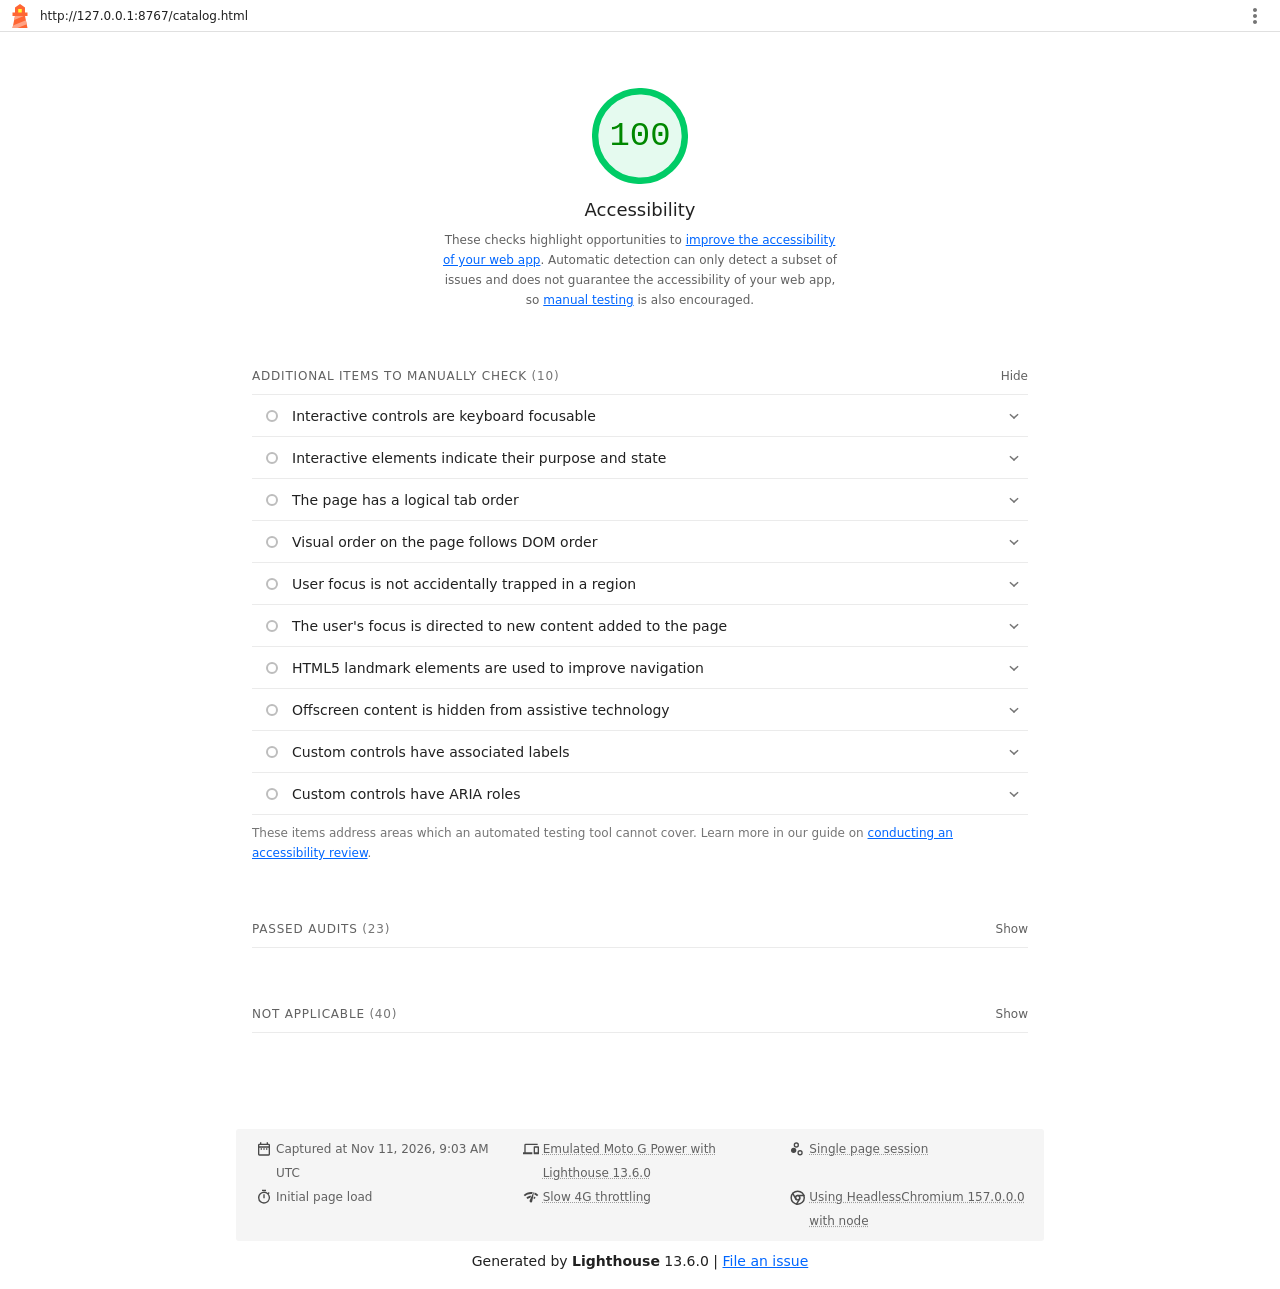
<file: lighthouse/catalog-accessibility.html>
<!--
@license
Copyright 2018 Google LLC
SPDX-License-Identifier: Apache-2.0
-->
<!doctype html>
<html lang="en">
<head>
  <meta charset="utf-8">
  <meta name="viewport" content="width=device-width, initial-scale=1, minimum-scale=1">
  <link rel="icon" href='data:image/svg+xml;utf8,<svg fill="none" xmlns="http://www.w3.org/2000/svg" viewBox="0 0 48 48"><path d="m14 7 10-7 10 7v10h5v7h-5l5 24H9l5-24H9v-7h5V7Z" fill="%23F63"/><path d="M31.561 24H14l-1.689 8.105L31.561 24ZM18.983 48H9l1.022-4.907L35.723 32.27l1.663 7.98L18.983 48Z" fill="%23FFA385"/><path fill="%23FF3" d="M20.5 10h7v7h-7z"/></svg>'>
  <title>Lighthouse Report</title>
  <style>body {margin: 0}</style>
</head>
<body>
  <noscript>Lighthouse report requires JavaScript. Please enable.</noscript>

  <div id="lh-log"></div>

  <script>window.__LIGHTHOUSE_JSON__ = {"lighthouseVersion":"13.6.0","requestedUrl":"http://127.0.0.1:8767/catalog.html","mainDocumentUrl":"http://127.0.0.1:8767/catalog.html","finalDisplayedUrl":"http://127.0.0.1:8767/catalog.html","finalUrl":"http://127.0.0.1:8767/catalog.html","fetchTime":"2026-11-11T09:03:53.012Z","gatherMode":"navigation","runWarnings":[],"userAgent":"Mozilla/5.0 (Windows NT 10.0; Win64; x64) AppleWebKit/537.36 (KHTML, like Gecko) HeadlessChrome/157.0.0.0 Safari/537.36","environment":{"networkUserAgent":"Mozilla/5.0 (Linux; Android 11; moto g power (2022)) AppleWebKit/537.36 (KHTML, like Gecko) Chrome/157.0.0.0 Mobile Safari/537.36","hostUserAgent":"Mozilla/5.0 (Windows NT 10.0; Win64; x64) AppleWebKit/537.36 (KHTML, like Gecko) HeadlessChrome/157.0.0.0 Safari/537.36","benchmarkIndex":3533.5,"credits":{"axe-core":"4.14.0"}},"audits":{"accesskeys":{"id":"accesskeys","title":"`[accesskey]` values are unique","description":"Access keys let users quickly focus a part of the page. For proper navigation, each access key must be unique. [Learn more about access keys](https://dequeuniversity.com/rules/axe/4.14/accesskeys).","score":null,"scoreDisplayMode":"notApplicable"},"aria-allowed-attr":{"id":"aria-allowed-attr","title":"`[aria-*]` attributes match their roles","description":"Each ARIA `role` supports a specific subset of `aria-*` attributes. Mismatching these invalidates the `aria-*` attributes. [Learn how to match ARIA attributes to their roles](https://dequeuniversity.com/rules/axe/4.14/aria-allowed-attr).","score":1,"scoreDisplayMode":"binary","details":{"type":"table","headings":[{"key":"node","valueType":"node","subItemsHeading":{"key":"relatedNode","valueType":"node"},"label":"Failing Elements"}],"items":[]}},"aria-allowed-role":{"id":"aria-allowed-role","title":"Uses ARIA roles only on compatible elements","description":"Many HTML elements can only be assigned certain ARIA roles. Using ARIA roles where they are not allowed can interfere with the accessibility of the web page. [Learn more about ARIA roles](https://dequeuniversity.com/rules/axe/4.14/aria-allowed-role).","score":null,"scoreDisplayMode":"notApplicable"},"aria-command-name":{"id":"aria-command-name","title":"`button`, `link`, and `menuitem` elements have accessible names","description":"When an element doesn't have an accessible name, screen readers announce it with a generic name, making it unusable for users who rely on screen readers. [Learn how to make command elements more accessible](https://dequeuniversity.com/rules/axe/4.14/aria-command-name).","score":null,"scoreDisplayMode":"notApplicable"},"aria-conditional-attr":{"id":"aria-conditional-attr","title":"ARIA attributes are used as specified for the element's role","description":"Some ARIA attributes are only allowed on an element under certain conditions. [Learn more about conditional ARIA attributes](https://dequeuniversity.com/rules/axe/4.14/aria-conditional-attr).","score":1,"scoreDisplayMode":"binary","details":{"type":"table","headings":[{"key":"node","valueType":"node","subItemsHeading":{"key":"relatedNode","valueType":"node"},"label":"Failing Elements"}],"items":[]}},"aria-deprecated-role":{"id":"aria-deprecated-role","title":"Deprecated ARIA roles were not used","description":"Deprecated ARIA roles may not be processed correctly by assistive technology. [Learn more about deprecated ARIA roles](https://dequeuniversity.com/rules/axe/4.14/aria-deprecated-role).","score":1,"scoreDisplayMode":"binary","details":{"type":"table","headings":[{"key":"node","valueType":"node","subItemsHeading":{"key":"relatedNode","valueType":"node"},"label":"Failing Elements"}],"items":[]}},"aria-dialog-name":{"id":"aria-dialog-name","title":"Elements with `role=\"dialog\"` or `role=\"alertdialog\"` have accessible names.","description":"ARIA dialog elements without accessible names may prevent screen readers users from discerning the purpose of these elements. [Learn how to make ARIA dialog elements more accessible](https://dequeuniversity.com/rules/axe/4.14/aria-dialog-name).","score":null,"scoreDisplayMode":"notApplicable"},"aria-hidden-body":{"id":"aria-hidden-body","title":"`[aria-hidden=\"true\"]` is not present on the document `\u003cbody>`","description":"Assistive technologies, like screen readers, work inconsistently when `aria-hidden=\"true\"` is set on the document `\u003cbody>`. [Learn how `aria-hidden` affects the document body](https://dequeuniversity.com/rules/axe/4.14/aria-hidden-body).","score":1,"scoreDisplayMode":"binary","details":{"type":"table","headings":[{"key":"node","valueType":"node","subItemsHeading":{"key":"relatedNode","valueType":"node"},"label":"Failing Elements"}],"items":[]}},"aria-hidden-focus":{"id":"aria-hidden-focus","title":"`[aria-hidden=\"true\"]` elements do not contain focusable descendents","description":"Focusable descendents within an `[aria-hidden=\"true\"]` element prevent those interactive elements from being available to users of assistive technologies like screen readers. [Learn how `aria-hidden` affects focusable elements](https://dequeuniversity.com/rules/axe/4.14/aria-hidden-focus).","score":null,"scoreDisplayMode":"notApplicable"},"aria-input-field-name":{"id":"aria-input-field-name","title":"ARIA input fields have accessible names","description":"When an input field doesn't have an accessible name, screen readers announce it with a generic name, making it unusable for users who rely on screen readers. [Learn more about input field labels](https://dequeuniversity.com/rules/axe/4.14/aria-input-field-name).","score":null,"scoreDisplayMode":"notApplicable"},"aria-meter-name":{"id":"aria-meter-name","title":"ARIA `meter` elements have accessible names","description":"When a meter element doesn't have an accessible name, screen readers announce it with a generic name, making it unusable for users who rely on screen readers. [Learn how to name `meter` elements](https://dequeuniversity.com/rules/axe/4.14/aria-meter-name).","score":null,"scoreDisplayMode":"notApplicable"},"aria-progressbar-name":{"id":"aria-progressbar-name","title":"ARIA `progressbar` elements have accessible names","description":"When a `progressbar` element doesn't have an accessible name, screen readers announce it with a generic name, making it unusable for users who rely on screen readers. [Learn how to label `progressbar` elements](https://dequeuniversity.com/rules/axe/4.14/aria-progressbar-name).","score":null,"scoreDisplayMode":"notApplicable"},"aria-prohibited-attr":{"id":"aria-prohibited-attr","title":"Elements use only permitted ARIA attributes","description":"Using ARIA attributes in roles where they are prohibited can mean that important information is not communicated to users of assistive technologies. [Learn more about prohibited ARIA roles](https://dequeuniversity.com/rules/axe/4.14/aria-prohibited-attr).","score":1,"scoreDisplayMode":"binary","details":{"type":"table","headings":[{"key":"node","valueType":"node","subItemsHeading":{"key":"relatedNode","valueType":"node"},"label":"Failing Elements"}],"items":[]}},"aria-required-attr":{"id":"aria-required-attr","title":"`[role]`s have all required `[aria-*]` attributes","description":"Some ARIA roles have required attributes that describe the state of the element to screen readers. [Learn more about roles and required attributes](https://dequeuniversity.com/rules/axe/4.14/aria-required-attr).","score":1,"scoreDisplayMode":"binary","details":{"type":"table","headings":[{"key":"node","valueType":"node","subItemsHeading":{"key":"relatedNode","valueType":"node"},"label":"Failing Elements"}],"items":[]}},"aria-required-children":{"id":"aria-required-children","title":"Elements with an ARIA `[role]` that require children to contain a specific `[role]` have all required children.","description":"Some ARIA parent roles must contain specific child roles to perform their intended accessibility functions. [Learn more about roles and required children elements](https://dequeuniversity.com/rules/axe/4.14/aria-required-children).","score":null,"scoreDisplayMode":"notApplicable"},"aria-required-parent":{"id":"aria-required-parent","title":"`[role]`s are contained by their required parent element","description":"Some ARIA child roles must be contained by specific parent roles to properly perform their intended accessibility functions. [Learn more about ARIA roles and required parent element](https://dequeuniversity.com/rules/axe/4.14/aria-required-parent).","score":null,"scoreDisplayMode":"notApplicable"},"aria-roles":{"id":"aria-roles","title":"`[role]` values are valid","description":"ARIA roles must have valid values in order to perform their intended accessibility functions. [Learn more about valid ARIA roles](https://dequeuniversity.com/rules/axe/4.14/aria-roles).","score":1,"scoreDisplayMode":"binary","details":{"type":"table","headings":[{"key":"node","valueType":"node","subItemsHeading":{"key":"relatedNode","valueType":"node"},"label":"Failing Elements"}],"items":[]}},"aria-text":{"id":"aria-text","title":"Elements with the `role=text` attribute do not have focusable descendents.","description":"Adding `role=text` around a text node split by markup enables VoiceOver to treat it as one phrase, but the element's focusable descendents will not be announced. [Learn more about the `role=text` attribute](https://dequeuniversity.com/rules/axe/4.14/aria-text).","score":null,"scoreDisplayMode":"notApplicable"},"aria-toggle-field-name":{"id":"aria-toggle-field-name","title":"ARIA toggle fields have accessible names","description":"When a toggle field doesn't have an accessible name, screen readers announce it with a generic name, making it unusable for users who rely on screen readers. [Learn more about toggle fields](https://dequeuniversity.com/rules/axe/4.14/aria-toggle-field-name).","score":null,"scoreDisplayMode":"notApplicable"},"aria-tooltip-name":{"id":"aria-tooltip-name","title":"ARIA `tooltip` elements have accessible names","description":"When a tooltip element doesn't have an accessible name, screen readers announce it with a generic name, making it unusable for users who rely on screen readers. [Learn how to name `tooltip` elements](https://dequeuniversity.com/rules/axe/4.14/aria-tooltip-name).","score":null,"scoreDisplayMode":"notApplicable"},"aria-treeitem-name":{"id":"aria-treeitem-name","title":"ARIA `treeitem` elements have accessible names","description":"When a `treeitem` element doesn't have an accessible name, screen readers announce it with a generic name, making it unusable for users who rely on screen readers. [Learn more about labeling `treeitem` elements](https://dequeuniversity.com/rules/axe/4.14/aria-treeitem-name).","score":null,"scoreDisplayMode":"notApplicable"},"aria-valid-attr-value":{"id":"aria-valid-attr-value","title":"`[aria-*]` attributes have valid values","description":"Assistive technologies, like screen readers, can't interpret ARIA attributes with invalid values. [Learn more about valid values for ARIA attributes](https://dequeuniversity.com/rules/axe/4.14/aria-valid-attr-value).","score":1,"scoreDisplayMode":"binary","details":{"type":"table","headings":[{"key":"node","valueType":"node","subItemsHeading":{"key":"relatedNode","valueType":"node"},"label":"Failing Elements"}],"items":[]}},"aria-valid-attr":{"id":"aria-valid-attr","title":"`[aria-*]` attributes are valid and not misspelled","description":"Assistive technologies, like screen readers, can't interpret ARIA attributes with invalid names. [Learn more about valid ARIA attributes](https://dequeuniversity.com/rules/axe/4.14/aria-valid-attr).","score":1,"scoreDisplayMode":"binary","details":{"type":"table","headings":[{"key":"node","valueType":"node","subItemsHeading":{"key":"relatedNode","valueType":"node"},"label":"Failing Elements"}],"items":[]}},"button-name":{"id":"button-name","title":"Buttons have an accessible name","description":"When a button doesn't have an accessible name, screen readers announce it as \"button\", making it unusable for users who rely on screen readers. [Learn how to make buttons more accessible](https://dequeuniversity.com/rules/axe/4.14/button-name).","score":1,"scoreDisplayMode":"binary","details":{"type":"table","headings":[{"key":"node","valueType":"node","subItemsHeading":{"key":"relatedNode","valueType":"node"},"label":"Failing Elements"}],"items":[]}},"bypass":{"id":"bypass","title":"The page contains a heading, skip link, or landmark region","description":"Adding ways to bypass repetitive content lets keyboard users navigate the page more efficiently. [Learn more about bypass blocks](https://dequeuniversity.com/rules/axe/4.14/bypass).","score":null,"scoreDisplayMode":"notApplicable"},"color-contrast":{"id":"color-contrast","title":"Background and foreground colors have a sufficient contrast ratio","description":"Low-contrast text is difficult or impossible for many users to read. [Learn how to provide sufficient color contrast](https://dequeuniversity.com/rules/axe/4.14/color-contrast).","score":1,"scoreDisplayMode":"binary","details":{"type":"table","headings":[{"key":"node","valueType":"node","subItemsHeading":{"key":"relatedNode","valueType":"node"},"label":"Failing Elements"}],"items":[]}},"definition-list":{"id":"definition-list","title":"`\u003cdl>`'s contain only properly-ordered `\u003cdt>` and `\u003cdd>` groups, `\u003cscript>`, `\u003ctemplate>` or `\u003cdiv>` elements.","description":"When definition lists are not properly marked up, screen readers may produce confusing or inaccurate output. [Learn how to structure definition lists correctly](https://dequeuniversity.com/rules/axe/4.14/definition-list).","score":null,"scoreDisplayMode":"notApplicable"},"dlitem":{"id":"dlitem","title":"Definition list items are wrapped in `\u003cdl>` elements","description":"Definition list items (`\u003cdt>` and `\u003cdd>`) must be wrapped in a parent `\u003cdl>` element to ensure that screen readers can properly announce them. [Learn how to structure definition lists correctly](https://dequeuniversity.com/rules/axe/4.14/dlitem).","score":null,"scoreDisplayMode":"notApplicable"},"document-title":{"id":"document-title","title":"Document has a `\u003ctitle>` element","description":"The title gives screen reader users an overview of the page, and search engine users rely on it heavily to determine if a page is relevant to their search. [Learn more about document titles](https://dequeuniversity.com/rules/axe/4.14/document-title).","score":1,"scoreDisplayMode":"binary","details":{"type":"table","headings":[{"key":"node","valueType":"node","subItemsHeading":{"key":"relatedNode","valueType":"node"},"label":"Failing Elements"}],"items":[]}},"duplicate-id-aria":{"id":"duplicate-id-aria","title":"ARIA IDs are unique","description":"The value of an ARIA ID must be unique to prevent other instances from being overlooked by assistive technologies. [Learn how to fix duplicate ARIA IDs](https://dequeuniversity.com/rules/axe/4.14/duplicate-id-aria).","score":null,"scoreDisplayMode":"notApplicable"},"empty-heading":{"id":"empty-heading","title":"All heading elements contain content.","description":"A heading with no content or inaccessible text prevent screen reader users from accessing information on the page's structure. [Learn more about headings](https://dequeuniversity.com/rules/axe/4.14/empty-heading).","score":null,"scoreDisplayMode":"notApplicable"},"form-field-multiple-labels":{"id":"form-field-multiple-labels","title":"No form fields have multiple labels","description":"Form fields with multiple labels can be confusingly announced by assistive technologies like screen readers which use either the first, the last, or all of the labels. [Learn how to use form labels](https://dequeuniversity.com/rules/axe/4.14/form-field-multiple-labels).","score":null,"scoreDisplayMode":"notApplicable"},"frame-title":{"id":"frame-title","title":"`\u003cframe>` or `\u003ciframe>` elements have a title","description":"Screen reader users rely on frame titles to describe the contents of frames. [Learn more about frame titles](https://dequeuniversity.com/rules/axe/4.14/frame-title).","score":null,"scoreDisplayMode":"notApplicable"},"heading-order":{"id":"heading-order","title":"Heading elements appear in a sequentially-descending order","description":"Properly ordered headings that do not skip levels convey the semantic structure of the page, making it easier to navigate and understand when using assistive technologies. [Learn more about heading order](https://dequeuniversity.com/rules/axe/4.14/heading-order).","score":1,"scoreDisplayMode":"binary","details":{"type":"table","headings":[{"key":"node","valueType":"node","subItemsHeading":{"key":"relatedNode","valueType":"node"},"label":"Failing Elements"}],"items":[]}},"html-has-lang":{"id":"html-has-lang","title":"`\u003chtml>` element has a `[lang]` attribute","description":"If a page doesn't specify a `lang` attribute, a screen reader assumes that the page is in the default language that the user chose when setting up the screen reader. If the page isn't actually in the default language, then the screen reader might not announce the page's text correctly. [Learn more about the `lang` attribute](https://dequeuniversity.com/rules/axe/4.14/html-has-lang).","score":1,"scoreDisplayMode":"binary","details":{"type":"table","headings":[{"key":"node","valueType":"node","subItemsHeading":{"key":"relatedNode","valueType":"node"},"label":"Failing Elements"}],"items":[]}},"html-lang-valid":{"id":"html-lang-valid","title":"`\u003chtml>` element has a valid value for its `[lang]` attribute","description":"Specifying a valid [BCP 47 language](https://www.w3.org/International/questions/qa-choosing-language-tags#question) helps screen readers announce text properly. [Learn how to use the `lang` attribute](https://dequeuniversity.com/rules/axe/4.14/html-lang-valid).","score":1,"scoreDisplayMode":"binary","details":{"type":"table","headings":[{"key":"node","valueType":"node","subItemsHeading":{"key":"relatedNode","valueType":"node"},"label":"Failing Elements"}],"items":[]}},"html-xml-lang-mismatch":{"id":"html-xml-lang-mismatch","title":"`\u003chtml>` element has an `[xml:lang]` attribute with the same base language as the `[lang]` attribute.","description":"If the webpage does not specify a consistent language, then the screen reader might not announce the page's text correctly. [Learn more about the `lang` attribute](https://dequeuniversity.com/rules/axe/4.14/html-xml-lang-mismatch).","score":null,"scoreDisplayMode":"notApplicable"},"identical-links-same-purpose":{"id":"identical-links-same-purpose","title":"Identical links have the same purpose.","description":"Links with the same destination should have the same description, to help users understand the link's purpose and decide whether to follow it. [Learn more about identical links](https://dequeuniversity.com/rules/axe/4.14/identical-links-same-purpose).","score":null,"scoreDisplayMode":"notApplicable"},"image-alt":{"id":"image-alt","title":"Image elements have `[alt]` attributes","description":"Informative elements should aim for short, descriptive alternate text. Decorative elements can be ignored with an empty alt attribute. [Learn more about the `alt` attribute](https://dequeuniversity.com/rules/axe/4.14/image-alt).","score":1,"scoreDisplayMode":"binary","details":{"type":"table","headings":[{"key":"node","valueType":"node","subItemsHeading":{"key":"relatedNode","valueType":"node"},"label":"Failing Elements"}],"items":[]}},"image-redundant-alt":{"id":"image-redundant-alt","title":"Image elements do not have `[alt]` attributes that are redundant text.","description":"Informative elements should aim for short, descriptive alternative text. Alternative text that is exactly the same as the text adjacent to the link or image is potentially confusing for screen reader users, because the text will be read twice. [Learn more about the `alt` attribute](https://dequeuniversity.com/rules/axe/4.14/image-redundant-alt).","score":null,"scoreDisplayMode":"notApplicable"},"input-button-name":{"id":"input-button-name","title":"Input buttons have discernible text.","description":"Adding discernable and accessible text to input buttons may help screen reader users understand the purpose of the input button. [Learn more about input buttons](https://dequeuniversity.com/rules/axe/4.14/input-button-name).","score":null,"scoreDisplayMode":"notApplicable"},"input-image-alt":{"id":"input-image-alt","title":"`\u003cinput type=\"image\">` elements have `[alt]` text","description":"When an image is being used as an `\u003cinput>` button, providing alternative text can help screen reader users understand the purpose of the button. [Learn about input image alt text](https://dequeuniversity.com/rules/axe/4.14/input-image-alt).","score":null,"scoreDisplayMode":"notApplicable"},"label-content-name-mismatch":{"id":"label-content-name-mismatch","title":"Elements with visible text labels have matching accessible names.","description":"Visible text labels that do not match the accessible name can result in a confusing experience for screen reader users. [Learn more about accessible names](https://dequeuniversity.com/rules/axe/4.14/label-content-name-mismatch).","score":null,"scoreDisplayMode":"notApplicable"},"label":{"id":"label","title":"Form elements have associated labels","description":"Labels ensure that form controls are announced properly by assistive technologies, like screen readers. [Learn more about form element labels](https://dequeuniversity.com/rules/axe/4.14/label).","score":null,"scoreDisplayMode":"notApplicable"},"landmark-one-main":{"id":"landmark-one-main","title":"Document has a main landmark.","description":"One main landmark helps screen reader users navigate a web page. [Learn more about landmarks](https://dequeuniversity.com/rules/axe/4.14/landmark-one-main).","score":1,"scoreDisplayMode":"binary","details":{"type":"table","headings":[{"key":"node","valueType":"node","subItemsHeading":{"key":"relatedNode","valueType":"node"},"label":"Failing Elements"}],"items":[]}},"link-name":{"id":"link-name","title":"Links have a discernible name","description":"Link text (and alternate text for images, when used as links) that is discernible, unique, and focusable improves the navigation experience for screen reader users. [Learn how to make links accessible](https://dequeuniversity.com/rules/axe/4.14/link-name).","score":1,"scoreDisplayMode":"binary","details":{"type":"table","headings":[{"key":"node","valueType":"node","subItemsHeading":{"key":"relatedNode","valueType":"node"},"label":"Failing Elements"}],"items":[]}},"link-in-text-block":{"id":"link-in-text-block","title":"Links are distinguishable without relying on color.","description":"Low-contrast text is difficult or impossible for many users to read. Link text that is discernible improves the experience for users with low vision. [Learn how to make links distinguishable](https://dequeuniversity.com/rules/axe/4.14/link-in-text-block).","score":1,"scoreDisplayMode":"binary","details":{"type":"table","headings":[{"key":"node","valueType":"node","subItemsHeading":{"key":"relatedNode","valueType":"node"},"label":"Failing Elements"}],"items":[]}},"list":{"id":"list","title":"Lists contain only `\u003cli>` elements and script supporting elements (`\u003cscript>` and `\u003ctemplate>`).","description":"Screen readers have a specific way of announcing lists. Ensuring proper list structure aids screen reader output. [Learn more about proper list structure](https://dequeuniversity.com/rules/axe/4.14/list).","score":null,"scoreDisplayMode":"notApplicable"},"listitem":{"id":"listitem","title":"List items (`\u003cli>`) are contained within `\u003cul>`, `\u003col>` or `\u003cmenu>` parent elements","description":"Screen readers require list items (`\u003cli>`) to be contained within a parent `\u003cul>`, `\u003col>` or `\u003cmenu>` to be announced properly. [Learn more about proper list structure](https://dequeuniversity.com/rules/axe/4.14/listitem).","score":null,"scoreDisplayMode":"notApplicable"},"meta-refresh":{"id":"meta-refresh","title":"The document does not use `\u003cmeta http-equiv=\"refresh\">`","description":"Users do not expect a page to refresh automatically, and doing so will move focus back to the top of the page. This may create a frustrating or confusing experience. [Learn more about the refresh meta tag](https://dequeuniversity.com/rules/axe/4.14/meta-refresh).","score":null,"scoreDisplayMode":"notApplicable"},"meta-viewport":{"id":"meta-viewport","title":"`[user-scalable=\"no\"]` is not used in the `\u003cmeta name=\"viewport\">` element and the `[maximum-scale]` attribute is not less than 5.","description":"Disabling zooming is problematic for users with low vision who rely on screen magnification to properly see the contents of a web page. [Learn more about the viewport meta tag](https://dequeuniversity.com/rules/axe/4.14/meta-viewport).","score":1,"scoreDisplayMode":"binary","details":{"type":"table","headings":[{"key":"node","valueType":"node","subItemsHeading":{"key":"relatedNode","valueType":"node"},"label":"Failing Elements"}],"items":[]}},"object-alt":{"id":"object-alt","title":"`\u003cobject>` elements have alternate text","description":"Screen readers cannot translate non-text content. Adding alternate text to `\u003cobject>` elements helps screen readers convey meaning to users. [Learn more about alt text for `object` elements](https://dequeuniversity.com/rules/axe/4.14/object-alt).","score":null,"scoreDisplayMode":"notApplicable"},"select-name":{"id":"select-name","title":"Select elements have associated label elements.","description":"Form elements without effective labels can create frustrating experiences for screen reader users. [Learn more about the `select` element](https://dequeuniversity.com/rules/axe/4.14/select-name).","score":null,"scoreDisplayMode":"notApplicable"},"skip-link":{"id":"skip-link","title":"Skip links are focusable.","description":"Including a skip link can help users skip to the main content to save time. [Learn more about skip links](https://dequeuniversity.com/rules/axe/4.14/skip-link).","score":1,"scoreDisplayMode":"binary","details":{"type":"table","headings":[{"key":"node","valueType":"node","subItemsHeading":{"key":"relatedNode","valueType":"node"},"label":"Failing Elements"}],"items":[]}},"tabindex":{"id":"tabindex","title":"No element has a `[tabindex]` value greater than 0","description":"A value greater than 0 implies an explicit navigation ordering. Although technically valid, this often creates frustrating experiences for users who rely on assistive technologies. [Learn more about the `tabindex` attribute](https://dequeuniversity.com/rules/axe/4.14/tabindex).","score":1,"scoreDisplayMode":"binary","details":{"type":"table","headings":[{"key":"node","valueType":"node","subItemsHeading":{"key":"relatedNode","valueType":"node"},"label":"Failing Elements"}],"items":[]}},"table-duplicate-name":{"id":"table-duplicate-name","title":"Tables have different content in the summary attribute and `\u003ccaption>`.","description":"The summary attribute should describe the table structure, while `\u003ccaption>` should have the onscreen title. Accurate table mark-up helps users of screen readers. [Learn more about summary and caption](https://dequeuniversity.com/rules/axe/4.14/table-duplicate-name).","score":null,"scoreDisplayMode":"notApplicable"},"table-fake-caption":{"id":"table-fake-caption","title":"Tables use `\u003ccaption>` instead of cells with the `[colspan]` attribute to indicate a caption.","description":"Screen readers have features to make navigating tables easier. Ensuring that tables use the actual caption element instead of cells with the `[colspan]` attribute may improve the experience for screen reader users. [Learn more about captions](https://dequeuniversity.com/rules/axe/4.14/table-fake-caption).","score":null,"scoreDisplayMode":"notApplicable"},"target-size":{"id":"target-size","title":"Touch targets have sufficient size and spacing.","description":"Touch targets with sufficient size and spacing help users who may have difficulty targeting small controls to activate the targets. [Learn more about touch targets](https://dequeuniversity.com/rules/axe/4.14/target-size).","score":1,"scoreDisplayMode":"binary","details":{"type":"table","headings":[{"key":"node","valueType":"node","subItemsHeading":{"key":"relatedNode","valueType":"node"},"label":"Failing Elements"}],"items":[]}},"td-has-header":{"id":"td-has-header","title":"`\u003ctd>` elements in a large `\u003ctable>` have one or more table headers.","description":"Screen readers have features to make navigating tables easier. Ensuring that `\u003ctd>` elements in a large table (3 or more cells in width and height) have an associated table header may improve the experience for screen reader users. [Learn more about table headers](https://dequeuniversity.com/rules/axe/4.14/td-has-header).","score":null,"scoreDisplayMode":"notApplicable"},"td-headers-attr":{"id":"td-headers-attr","title":"Cells in a `\u003ctable>` element that use the `[headers]` attribute refer to table cells within the same table.","description":"Screen readers have features to make navigating tables easier. Ensuring `\u003ctd>` cells using the `[headers]` attribute only refer to other cells in the same table may improve the experience for screen reader users. [Learn more about the `headers` attribute](https://dequeuniversity.com/rules/axe/4.14/td-headers-attr).","score":null,"scoreDisplayMode":"notApplicable"},"th-has-data-cells":{"id":"th-has-data-cells","title":"`\u003cth>` elements and elements with `[role=\"columnheader\"/\"rowheader\"]` have data cells they describe.","description":"Screen readers have features to make navigating tables easier. Ensuring table headers always refer to some set of cells may improve the experience for screen reader users. [Learn more about table headers](https://dequeuniversity.com/rules/axe/4.14/th-has-data-cells).","score":null,"scoreDisplayMode":"notApplicable"},"valid-lang":{"id":"valid-lang","title":"`[lang]` attributes have a valid value","description":"Specifying a valid [BCP 47 language](https://www.w3.org/International/questions/qa-choosing-language-tags#question) on elements helps ensure that text is pronounced correctly by a screen reader. [Learn how to use the `lang` attribute](https://dequeuniversity.com/rules/axe/4.14/valid-lang).","score":null,"scoreDisplayMode":"notApplicable"},"video-caption":{"id":"video-caption","title":"`\u003cvideo>` elements contain a `\u003ctrack>` element with `[kind=\"captions\"]`","description":"When a video provides a caption it is easier for deaf and hearing impaired users to access its information. [Learn more about video captions](https://dequeuniversity.com/rules/axe/4.14/video-caption).","score":null,"scoreDisplayMode":"notApplicable"},"custom-controls-labels":{"id":"custom-controls-labels","title":"Custom controls have associated labels","description":"Custom interactive controls have associated labels, provided by aria-label or aria-labelledby. [Learn more about custom controls and labels](https://developer.chrome.com/docs/lighthouse/accessibility/custom-controls-labels/).","score":null,"scoreDisplayMode":"manual"},"custom-controls-roles":{"id":"custom-controls-roles","title":"Custom controls have ARIA roles","description":"Custom interactive controls have appropriate ARIA roles. [Learn how to add roles to custom controls](https://developer.chrome.com/docs/lighthouse/accessibility/custom-control-roles/).","score":null,"scoreDisplayMode":"manual"},"focus-traps":{"id":"focus-traps","title":"User focus is not accidentally trapped in a region","description":"A user can tab into and out of any control or region without accidentally trapping their focus. [Learn how to avoid focus traps](https://developer.chrome.com/docs/lighthouse/accessibility/focus-traps/).","score":null,"scoreDisplayMode":"manual"},"focusable-controls":{"id":"focusable-controls","title":"Interactive controls are keyboard focusable","description":"Custom interactive controls are keyboard focusable and display a focus indicator. [Learn how to make custom controls focusable](https://developer.chrome.com/docs/lighthouse/accessibility/focusable-controls/).","score":null,"scoreDisplayMode":"manual"},"interactive-element-affordance":{"id":"interactive-element-affordance","title":"Interactive elements indicate their purpose and state","description":"Interactive elements, such as links and buttons, should indicate their state and be distinguishable from non-interactive elements. [Learn how to decorate interactive elements with affordance hints](https://developer.chrome.com/docs/lighthouse/accessibility/interactive-element-affordance/).","score":null,"scoreDisplayMode":"manual"},"logical-tab-order":{"id":"logical-tab-order","title":"The page has a logical tab order","description":"Tabbing through the page follows the visual layout. Users cannot focus elements that are offscreen. [Learn more about logical tab ordering](https://developer.chrome.com/docs/lighthouse/accessibility/logical-tab-order/).","score":null,"scoreDisplayMode":"manual"},"managed-focus":{"id":"managed-focus","title":"The user's focus is directed to new content added to the page","description":"If new content, such as a dialog, is added to the page, the user's focus is directed to it. [Learn how to direct focus to new content](https://developer.chrome.com/docs/lighthouse/accessibility/managed-focus/).","score":null,"scoreDisplayMode":"manual"},"offscreen-content-hidden":{"id":"offscreen-content-hidden","title":"Offscreen content is hidden from assistive technology","description":"Offscreen content is hidden with display: none or aria-hidden=true. [Learn how to properly hide offscreen content](https://developer.chrome.com/docs/lighthouse/accessibility/offscreen-content-hidden/).","score":null,"scoreDisplayMode":"manual"},"use-landmarks":{"id":"use-landmarks","title":"HTML5 landmark elements are used to improve navigation","description":"Landmark elements (`\u003cmain>`, `\u003cnav>`, etc.) are used to improve the keyboard navigation of the page for assistive technology. [Learn more about landmark elements](https://developer.chrome.com/docs/lighthouse/accessibility/use-landmarks/).","score":null,"scoreDisplayMode":"manual"},"visual-order-follows-dom":{"id":"visual-order-follows-dom","title":"Visual order on the page follows DOM order","description":"DOM order matches the visual order, improving navigation for assistive technology. [Learn more about DOM and visual ordering](https://developer.chrome.com/docs/lighthouse/accessibility/visual-order-follows-dom/).","score":null,"scoreDisplayMode":"manual"},"autocomplete-valid":{"id":"autocomplete-valid","title":"`autocomplete` attributes are used correctly","description":"The `autocomplete` attribute values must be valid and correctly applied for screen readers to function correctly. [Learn more about valid autocomplete values](https://dequeuniversity.com/rules/axe/4.14/autocomplete-valid).","score":null,"scoreDisplayMode":"notApplicable"},"presentation-role-conflict":{"id":"presentation-role-conflict","title":"Elements with `role=\"none\"` or `role=\"presentation\"` do not have conflicts","description":"There are certain cases where the semantic role of an element with `role=\"none\"` or `role=\"presentation\"` does not resolve to none or presentation. To ensure the element remains removed from the accessibility tree, you should not add any global ARIA attributes to the element or make it focusable. [Learn more about presentation role conflict](https://dequeuniversity.com/rules/axe/4.14/presentation-role-conflict).","score":null,"scoreDisplayMode":"notApplicable"},"svg-img-alt":{"id":"svg-img-alt","title":"SVG elements with an `img` role have an accessible text alternative","description":"Ensures SVG elements with an `img`, `graphics-document` or `graphics-symbol` role have an accessible text alternative. [Learn more about SVG alt text](https://dequeuniversity.com/rules/axe/4.14/svg-img-alt).","score":null,"scoreDisplayMode":"notApplicable"}},"configSettings":{"output":["html","json"],"maxWaitForFcp":30000,"maxWaitForLoad":45000,"pauseAfterFcpMs":1000,"pauseAfterLoadMs":1000,"networkQuietThresholdMs":1000,"cpuQuietThresholdMs":1000,"formFactor":"mobile","throttling":{"rttMs":150,"throughputKbps":1638.4,"requestLatencyMs":562.5,"downloadThroughputKbps":1474.5600000000002,"uploadThroughputKbps":675,"cpuSlowdownMultiplier":4},"throttlingMethod":"simulate","screenEmulation":{"mobile":true,"width":412,"height":823,"deviceScaleFactor":1.75,"disabled":false},"emulatedUserAgent":"Mozilla/5.0 (Linux; Android 11; moto g power (2022)) AppleWebKit/537.36 (KHTML, like Gecko) Chrome/136.0.0.0 Mobile Safari/537.36","auditMode":false,"gatherMode":false,"clearStorageTypes":["file_systems","shader_cache","service_workers","cache_storage"],"disableStorageReset":false,"debugNavigation":false,"channel":"node","usePassiveGathering":false,"disableFullPageScreenshot":false,"skipAboutBlank":false,"blankPage":"about:blank","ignoreStatusCode":false,"locale":"en-US","blockedUrlPatterns":null,"additionalTraceCategories":null,"extraHeaders":null,"precomputedLanternData":null,"onlyAudits":null,"onlyCategories":["accessibility"],"skipAudits":null},"categories":{"accessibility":{"title":"Accessibility","description":"These checks highlight opportunities to [improve the accessibility of your web app](https://developer.chrome.com/docs/lighthouse/accessibility/). Automatic detection can only detect a subset of issues and does not guarantee the accessibility of your web app, so [manual testing](https://web.dev/articles/how-to-review) is also encouraged.","manualDescription":"These items address areas which an automated testing tool cannot cover. Learn more in our guide on [conducting an accessibility review](https://web.dev/articles/how-to-review).","supportedModes":["navigation","snapshot"],"auditRefs":[{"id":"accesskeys","weight":0,"group":"a11y-navigation"},{"id":"aria-allowed-attr","weight":10,"group":"a11y-aria"},{"id":"aria-command-name","weight":0,"group":"a11y-aria"},{"id":"aria-conditional-attr","weight":7,"group":"a11y-aria"},{"id":"aria-deprecated-role","weight":1,"group":"a11y-aria"},{"id":"aria-dialog-name","weight":0,"group":"a11y-aria"},{"id":"aria-hidden-body","weight":10,"group":"a11y-aria"},{"id":"aria-hidden-focus","weight":0,"group":"a11y-aria"},{"id":"aria-input-field-name","weight":0,"group":"a11y-aria"},{"id":"aria-meter-name","weight":0,"group":"a11y-aria"},{"id":"aria-progressbar-name","weight":0,"group":"a11y-aria"},{"id":"aria-prohibited-attr","weight":7,"group":"a11y-aria"},{"id":"aria-required-attr","weight":10,"group":"a11y-aria"},{"id":"aria-required-children","weight":0,"group":"a11y-aria"},{"id":"aria-required-parent","weight":0,"group":"a11y-aria"},{"id":"aria-roles","weight":10,"group":"a11y-aria"},{"id":"aria-text","weight":0,"group":"a11y-aria"},{"id":"aria-toggle-field-name","weight":0,"group":"a11y-aria"},{"id":"aria-tooltip-name","weight":0,"group":"a11y-aria"},{"id":"aria-treeitem-name","weight":0,"group":"a11y-aria"},{"id":"aria-valid-attr-value","weight":10,"group":"a11y-aria"},{"id":"aria-valid-attr","weight":10,"group":"a11y-aria"},{"id":"button-name","weight":10,"group":"a11y-names-labels"},{"id":"bypass","weight":0,"group":"a11y-navigation"},{"id":"color-contrast","weight":7,"group":"a11y-color-contrast"},{"id":"definition-list","weight":0,"group":"a11y-tables-lists"},{"id":"dlitem","weight":0,"group":"a11y-tables-lists"},{"id":"document-title","weight":7,"group":"a11y-names-labels"},{"id":"duplicate-id-aria","weight":0,"group":"a11y-aria"},{"id":"form-field-multiple-labels","weight":0,"group":"a11y-names-labels"},{"id":"frame-title","weight":0,"group":"a11y-names-labels"},{"id":"heading-order","weight":3,"group":"a11y-navigation"},{"id":"html-has-lang","weight":7,"group":"a11y-language"},{"id":"html-lang-valid","weight":7,"group":"a11y-language"},{"id":"html-xml-lang-mismatch","weight":0,"group":"a11y-language"},{"id":"image-alt","weight":10,"group":"a11y-names-labels"},{"id":"input-button-name","weight":0,"group":"a11y-names-labels"},{"id":"input-image-alt","weight":0,"group":"a11y-names-labels"},{"id":"label","weight":0,"group":"a11y-names-labels"},{"id":"link-in-text-block","weight":7,"group":"a11y-color-contrast"},{"id":"link-name","weight":7,"group":"a11y-names-labels"},{"id":"list","weight":0,"group":"a11y-tables-lists"},{"id":"listitem","weight":0,"group":"a11y-tables-lists"},{"id":"meta-refresh","weight":0,"group":"a11y-best-practices"},{"id":"meta-viewport","weight":10,"group":"a11y-best-practices"},{"id":"object-alt","weight":0,"group":"a11y-names-labels"},{"id":"select-name","weight":0,"group":"a11y-names-labels"},{"id":"skip-link","weight":3,"group":"a11y-names-labels"},{"id":"tabindex","weight":7,"group":"a11y-navigation"},{"id":"target-size","weight":7,"group":"a11y-best-practices"},{"id":"td-headers-attr","weight":0,"group":"a11y-tables-lists"},{"id":"th-has-data-cells","weight":0,"group":"a11y-tables-lists"},{"id":"valid-lang","weight":0,"group":"a11y-language"},{"id":"video-caption","weight":0,"group":"a11y-audio-video"},{"id":"landmark-one-main","weight":3,"group":"a11y-best-practices"},{"id":"autocomplete-valid","weight":0,"group":"a11y-best-practices"},{"id":"presentation-role-conflict","weight":0,"group":"a11y-best-practices"},{"id":"svg-img-alt","weight":0,"group":"a11y-best-practices"},{"id":"focusable-controls","weight":0},{"id":"interactive-element-affordance","weight":0},{"id":"logical-tab-order","weight":0},{"id":"visual-order-follows-dom","weight":0},{"id":"focus-traps","weight":0},{"id":"managed-focus","weight":0},{"id":"use-landmarks","weight":0},{"id":"offscreen-content-hidden","weight":0},{"id":"custom-controls-labels","weight":0},{"id":"custom-controls-roles","weight":0},{"id":"table-duplicate-name","weight":0,"group":"a11y-best-practices"},{"id":"empty-heading","weight":0,"group":"a11y-best-practices"},{"id":"aria-allowed-role","weight":0,"group":"a11y-best-practices"},{"id":"image-redundant-alt","weight":0,"group":"a11y-names-labels"},{"id":"identical-links-same-purpose","weight":0,"group":"a11y-best-practices"},{"id":"label-content-name-mismatch","weight":0,"group":"hidden"},{"id":"table-fake-caption","weight":0,"group":"hidden"},{"id":"td-has-header","weight":0,"group":"hidden"}],"id":"accessibility","score":1}},"categoryGroups":{"metrics":{"title":"Metrics"},"insights":{"title":"Insights","description":"These insights are also available in the Chrome DevTools Performance Panel - [record a trace](https://developer.chrome.com/docs/devtools/performance/reference) to view more detailed information."},"diagnostics":{"title":"Diagnostics","description":"More information about the performance of your application. These numbers don't [directly affect](https://developer.chrome.com/docs/lighthouse/performance/performance-scoring/) the Performance score."},"a11y-best-practices":{"title":"Best practices","description":"These items highlight common accessibility best practices."},"a11y-color-contrast":{"title":"Contrast","description":"These are opportunities to improve the legibility of your content."},"a11y-names-labels":{"title":"Names and labels","description":"These are opportunities to improve the semantics of the controls in your application. This may enhance the experience for users of assistive technology, like a screen reader."},"a11y-navigation":{"title":"Navigation","description":"These are opportunities to improve keyboard navigation in your application."},"a11y-aria":{"title":"ARIA","description":"These are opportunities to improve the usage of ARIA in your application which may enhance the experience for users of assistive technology, like a screen reader."},"a11y-language":{"title":"Internationalization and localization","description":"These are opportunities to improve the interpretation of your content by users in different locales."},"a11y-audio-video":{"title":"Audio and video","description":"These are opportunities to provide alternative content for audio and video. This may improve the experience for users with hearing or vision impairments."},"a11y-tables-lists":{"title":"Tables and lists","description":"These are opportunities to improve the experience of reading tabular or list data using assistive technology, like a screen reader."},"seo-mobile":{"title":"Mobile Friendly","description":"Make sure your pages are mobile friendly so users don’t have to pinch or zoom in order to read the content pages. [Learn how to make pages mobile-friendly](https://developers.google.com/search/mobile-sites/)."},"seo-content":{"title":"Content Best Practices","description":"Format your HTML in a way that enables crawlers to better understand your app’s content."},"seo-crawl":{"title":"Crawling and Indexing","description":"To appear in search results, crawlers need access to your app."},"best-practices-trust-safety":{"title":"Trust and Safety"},"best-practices-ux":{"title":"User Experience"},"best-practices-browser-compat":{"title":"Browser Compatibility"},"best-practices-general":{"title":"General"},"webmcp":{"title":"WebMCP","description":"Audits validating WebMCP integration."},"agent-accessibility":{"title":"Agent Accessibility","description":"These audits highlight best practices for improving the accessibility of the website for AI agents."},"agent-discoverability":{"title":"Agent Discoverability","description":"These audits validate that websites expose discoverable resources, documentation, and catalogs for AI agents."},"hidden":{"title":""}},"stackPacks":[],"entities":[{"name":"127.0.0.1","origins":["http://127.0.0.1:8767"],"isFirstParty":true,"isUnrecognized":true},{"name":"Google Fonts","homepage":"https://fonts.google.com/","origins":["https://fonts.googleapis.com","https://fonts.gstatic.com"],"category":"cdn"}],"fullPageScreenshot":{"screenshot":{"data":"[data-uri]","width":412,"height":2273},"nodes":{}},"timing":{"entries":[{"startTime":11170.07,"name":"lh:config","duration":124.06,"entryType":"measure"},{"startTime":11170.47,"name":"lh:config:resolveArtifactsToDefns","duration":2.82,"entryType":"measure"},{"startTime":11294.19,"name":"lh:runner:gather","duration":5804.33,"entryType":"measure"},{"startTime":11352.43,"name":"lh:driver:connect","duration":4.07,"entryType":"measure"},{"startTime":11356.54,"name":"lh:driver:navigate","duration":36.42,"entryType":"measure"},{"startTime":11393.05,"name":"lh:gather:getBenchmarkIndex","duration":1007.78,"entryType":"measure"},{"startTime":12400.86,"name":"lh:gather:getVersion","duration":0.87,"entryType":"measure"},{"startTime":12401.78,"name":"lh:gather:getDevicePixelRatio","duration":1.5,"entryType":"measure"},{"startTime":12403.38,"name":"lh:prepare:navigationMode","duration":280.58,"entryType":"measure"},{"startTime":12403.98,"name":"lh:gather:getVersion","duration":0.47,"entryType":"measure"},{"startTime":12420.13,"name":"lh:storage:clearDataForOrigin","duration":38.33,"entryType":"measure"},{"startTime":12458.51,"name":"lh:storage:clearBrowserCaches","duration":222.15,"entryType":"measure"},{"startTime":12681.98,"name":"lh:gather:prepareThrottlingAndNetwork","duration":1.96,"entryType":"measure"},{"startTime":12687.14,"name":"lh:driver:navigate","duration":3058.53,"entryType":"measure"},{"startTime":15750.76,"name":"lh:computed:NetworkRecords","duration":0.63,"entryType":"measure"},{"startTime":15751.49,"name":"lh:gather:getArtifact:DevtoolsLog","duration":0.02,"entryType":"measure"},{"startTime":15751.53,"name":"lh:gather:getArtifact:Accessibility","duration":149.5,"entryType":"measure"},{"startTime":15901.1,"name":"lh:gather:getArtifact:NetworkUserAgent","duration":0.02,"entryType":"measure"},{"startTime":15901.13,"name":"lh:gather:getArtifact:Stacks","duration":10.95,"entryType":"measure"},{"startTime":15901.14,"name":"lh:gather:collectStacks","duration":10.91,"entryType":"measure"},{"startTime":15912.09,"name":"lh:gather:getArtifact:FullPageScreenshot","duration":1169.79,"entryType":"measure"},{"startTime":17077.33,"name":"lh:gather:getVersion","duration":0.64,"entryType":"measure"},{"startTime":17098.56,"name":"lh:runner:audit","duration":124.67,"entryType":"measure"},{"startTime":17098.57,"name":"lh:runner:auditing","duration":124.5,"entryType":"measure"},{"startTime":17098.94,"name":"lh:audit:accesskeys","duration":0.51,"entryType":"measure"},{"startTime":17099.59,"name":"lh:audit:aria-allowed-attr","duration":1.77,"entryType":"measure"},{"startTime":17101.5,"name":"lh:audit:aria-allowed-role","duration":1.85,"entryType":"measure"},{"startTime":17103.49,"name":"lh:audit:aria-command-name","duration":0.38,"entryType":"measure"},{"startTime":17103.99,"name":"lh:audit:aria-conditional-attr","duration":1.72,"entryType":"measure"},{"startTime":17105.91,"name":"lh:audit:aria-deprecated-role","duration":2.46,"entryType":"measure"},{"startTime":17112.82,"name":"lh:audit:aria-dialog-name","duration":0.53,"entryType":"measure"},{"startTime":17113.49,"name":"lh:audit:aria-hidden-body","duration":5.82,"entryType":"measure"},{"startTime":17119.5,"name":"lh:audit:aria-hidden-focus","duration":0.53,"entryType":"measure"},{"startTime":17120.17,"name":"lh:audit:aria-input-field-name","duration":0.55,"entryType":"measure"},{"startTime":17120.86,"name":"lh:audit:aria-meter-name","duration":0.61,"entryType":"measure"},{"startTime":17121.61,"name":"lh:audit:aria-progressbar-name","duration":0.63,"entryType":"measure"},{"startTime":17122.4,"name":"lh:audit:aria-prohibited-attr","duration":2.23,"entryType":"measure"},{"startTime":17124.79,"name":"lh:audit:aria-required-attr","duration":3.02,"entryType":"measure"},{"startTime":17127.99,"name":"lh:audit:aria-required-children","duration":0.79,"entryType":"measure"},{"startTime":17128.93,"name":"lh:audit:aria-required-parent","duration":0.75,"entryType":"measure"},{"startTime":17129.82,"name":"lh:audit:aria-roles","duration":1.9,"entryType":"measure"},{"startTime":17131.89,"name":"lh:audit:aria-text","duration":0.95,"entryType":"measure"},{"startTime":17132.99,"name":"lh:audit:aria-toggle-field-name","duration":0.84,"entryType":"measure"},{"startTime":17134,"name":"lh:audit:aria-tooltip-name","duration":9.8,"entryType":"measure"},{"startTime":17143.97,"name":"lh:audit:aria-treeitem-name","duration":0.8,"entryType":"measure"},{"startTime":17144.89,"name":"lh:audit:aria-valid-attr-value","duration":2.14,"entryType":"measure"},{"startTime":17147.16,"name":"lh:audit:aria-valid-attr","duration":1.61,"entryType":"measure"},{"startTime":17148.91,"name":"lh:audit:button-name","duration":1.59,"entryType":"measure"},{"startTime":17150.62,"name":"lh:audit:bypass","duration":1.45,"entryType":"measure"},{"startTime":17152.18,"name":"lh:audit:color-contrast","duration":1.53,"entryType":"measure"},{"startTime":17153.85,"name":"lh:audit:definition-list","duration":1.59,"entryType":"measure"},{"startTime":17155.58,"name":"lh:audit:dlitem","duration":1.21,"entryType":"measure"},{"startTime":17156.91,"name":"lh:audit:document-title","duration":1.58,"entryType":"measure"},{"startTime":17158.62,"name":"lh:audit:duplicate-id-aria","duration":3.14,"entryType":"measure"},{"startTime":17162.02,"name":"lh:audit:empty-heading","duration":1.68,"entryType":"measure"},{"startTime":17163.83,"name":"lh:audit:form-field-multiple-labels","duration":0.91,"entryType":"measure"},{"startTime":17164.89,"name":"lh:audit:frame-title","duration":0.89,"entryType":"measure"},{"startTime":17165.91,"name":"lh:audit:heading-order","duration":1.45,"entryType":"measure"},{"startTime":17167.49,"name":"lh:audit:html-has-lang","duration":2.36,"entryType":"measure"},{"startTime":17169.97,"name":"lh:audit:html-lang-valid","duration":1.46,"entryType":"measure"},{"startTime":17171.55,"name":"lh:audit:html-xml-lang-mismatch","duration":0.88,"entryType":"measure"},{"startTime":17172.54,"name":"lh:audit:identical-links-same-purpose","duration":1.4,"entryType":"measure"},{"startTime":17174.05,"name":"lh:audit:image-alt","duration":3.42,"entryType":"measure"},{"startTime":17177.68,"name":"lh:audit:image-redundant-alt","duration":1.54,"entryType":"measure"},{"startTime":17179.34,"name":"lh:audit:input-button-name","duration":0.86,"entryType":"measure"},{"startTime":17180.31,"name":"lh:audit:input-image-alt","duration":0.89,"entryType":"measure"},{"startTime":17181.32,"name":"lh:audit:label-content-name-mismatch","duration":0.93,"entryType":"measure"},{"startTime":17182.36,"name":"lh:audit:label","duration":0.92,"entryType":"measure"},{"startTime":17183.39,"name":"lh:audit:landmark-one-main","duration":1.47,"entryType":"measure"},{"startTime":17184.98,"name":"lh:audit:link-name","duration":1.4,"entryType":"measure"},{"startTime":17186.54,"name":"lh:audit:link-in-text-block","duration":1.44,"entryType":"measure"},{"startTime":17188.09,"name":"lh:audit:list","duration":2.37,"entryType":"measure"},{"startTime":17190.68,"name":"lh:audit:listitem","duration":1.33,"entryType":"measure"},{"startTime":17192.62,"name":"lh:audit:meta-refresh","duration":1.48,"entryType":"measure"},{"startTime":17194.39,"name":"lh:audit:meta-viewport","duration":1.64,"entryType":"measure"},{"startTime":17196.15,"name":"lh:audit:object-alt","duration":1.07,"entryType":"measure"},{"startTime":17197.34,"name":"lh:audit:select-name","duration":1.1,"entryType":"measure"},{"startTime":17198.54,"name":"lh:audit:skip-link","duration":1.37,"entryType":"measure"},{"startTime":17200.03,"name":"lh:audit:tabindex","duration":1.5,"entryType":"measure"},{"startTime":17201.71,"name":"lh:audit:table-duplicate-name","duration":1.25,"entryType":"measure"},{"startTime":17203.08,"name":"lh:audit:table-fake-caption","duration":1.27,"entryType":"measure"},{"startTime":17204.46,"name":"lh:audit:target-size","duration":1.39,"entryType":"measure"},{"startTime":17205.96,"name":"lh:audit:td-has-header","duration":1.3,"entryType":"measure"},{"startTime":17207.38,"name":"lh:audit:td-headers-attr","duration":2.94,"entryType":"measure"},{"startTime":17211.17,"name":"lh:audit:th-has-data-cells","duration":3.37,"entryType":"measure"},{"startTime":17214.89,"name":"lh:audit:valid-lang","duration":2.71,"entryType":"measure"},{"startTime":17217.9,"name":"lh:audit:video-caption","duration":1.69,"entryType":"measure"},{"startTime":17219.61,"name":"lh:audit:custom-controls-labels","duration":0.05,"entryType":"measure"},{"startTime":17219.66,"name":"lh:audit:custom-controls-roles","duration":0.01,"entryType":"measure"},{"startTime":17219.67,"name":"lh:audit:focus-traps","duration":0,"entryType":"measure"},{"startTime":17219.68,"name":"lh:audit:focusable-controls","duration":0,"entryType":"measure"},{"startTime":17219.69,"name":"lh:audit:interactive-element-affordance","duration":0,"entryType":"measure"},{"startTime":17219.7,"name":"lh:audit:logical-tab-order","duration":0,"entryType":"measure"},{"startTime":17219.7,"name":"lh:audit:managed-focus","duration":0,"entryType":"measure"},{"startTime":17219.71,"name":"lh:audit:offscreen-content-hidden","duration":0,"entryType":"measure"},{"startTime":17219.72,"name":"lh:audit:use-landmarks","duration":0,"entryType":"measure"},{"startTime":17219.73,"name":"lh:audit:visual-order-follows-dom","duration":0,"entryType":"measure"},{"startTime":17219.84,"name":"lh:audit:autocomplete-valid","duration":0.68,"entryType":"measure"},{"startTime":17220.63,"name":"lh:audit:presentation-role-conflict","duration":1.17,"entryType":"measure"},{"startTime":17221.91,"name":"lh:audit:svg-img-alt","duration":1.16,"entryType":"measure"},{"startTime":17223.08,"name":"lh:runner:generate","duration":0.14,"entryType":"measure"},{"startTime":17223.31,"name":"lh:computed:EntityClassification","duration":0.2,"entryType":"measure"}],"total":5929},"i18n":{"rendererFormattedStrings":{"calculatorLink":"See calculator.","collapseView":"Collapse view","crcInitialNavigation":"Initial Navigation","crcLongestDurationLabel":"Maximum critical path latency:","dropdownCopyJSON":"Copy JSON","dropdownDarkTheme":"Toggle Dark Theme","dropdownPrintExpanded":"Print Expanded","dropdownPrintSummary":"Print Summary","dropdownSaveGist":"Save as Gist","dropdownSaveHTML":"Save as HTML","dropdownSaveJSON":"Save as JSON","dropdownViewUnthrottledTrace":"View Unthrottled Trace","dropdownViewer":"Open in Viewer","errorLabel":"Error!","errorMissingAuditInfo":"Report error: no audit information","expandView":"Expand view","firstPartyChipLabel":"1st party","footerIssue":"File an issue","hide":"Hide","labDataTitle":"Lab Data","lsPerformanceCategoryDescription":"[Lighthouse](https://developers.google.com/web/tools/lighthouse/) analysis of the current page on an emulated mobile network. Values are estimated and may vary.","manualAuditsGroupTitle":"Additional items to manually check","notApplicableAuditsGroupTitle":"Not applicable","openInANewTabTooltip":"Open in a new tab","opportunityResourceColumnLabel":"Opportunity","opportunitySavingsColumnLabel":"Estimated Savings","passedAuditsGroupTitle":"Passed audits","runtimeAnalysisWindow":"Initial page load","runtimeAnalysisWindowSnapshot":"Point-in-time snapshot","runtimeAnalysisWindowTimespan":"User interactions timespan","runtimeCustom":"Custom throttling","runtimeDesktopEmulation":"Emulated Desktop","runtimeMobileEmulation":"Emulated Moto G Power","runtimeNoEmulation":"No emulation","runtimeSettingsArdVersion":"ARD version","runtimeSettingsAxeVersion":"Axe version","runtimeSettingsBenchmark":"Unthrottled CPU/Memory Power","runtimeSettingsCPUThrottling":"CPU throttling","runtimeSettingsDevice":"Device","runtimeSettingsNetworkThrottling":"Network throttling","runtimeSettingsScreenEmulation":"Screen emulation","runtimeSettingsUANetwork":"User agent (network)","runtimeSingleLoad":"Single page session","runtimeSingleLoadTooltip":"This data is taken from a single page session, as opposed to field data summarizing many sessions.","runtimeSlow4g":"Slow 4G throttling","runtimeUnknown":"Unknown","show":"Show","showRelevantAudits":"Show audits relevant to:","snippetCollapseButtonLabel":"Collapse snippet","snippetExpandButtonLabel":"Expand snippet","thirdPartyResourcesLabel":"Show 3rd-party resources","throttlingProvided":"Provided by environment","toplevelWarningsMessage":"There were issues affecting this run of Lighthouse:","unattributable":"Unattributable","unscoredLabel":"Unscored","unscoredTitle":"This audit does not contribute to the overall category score.","varianceDisclaimer":"Values are estimated and may vary. The [performance score is calculated](https://developer.chrome.com/docs/lighthouse/performance/performance-scoring/) directly from these metrics.","viewTraceLabel":"View Trace","viewTreemapLabel":"View Treemap","warningAuditsGroupTitle":"Passed audits but with warnings","warningHeader":"Warnings: "},"icuMessagePaths":{"core/audits/accessibility/accesskeys.js | title":["audits.accesskeys.title"],"core/audits/accessibility/accesskeys.js | description":["audits.accesskeys.description"],"core/audits/accessibility/aria-allowed-attr.js | title":["audits[aria-allowed-attr].title"],"core/audits/accessibility/aria-allowed-attr.js | description":["audits[aria-allowed-attr].description"],"core/lib/i18n/i18n.js | columnFailingElem":["audits[aria-allowed-attr].details.headings[0].label","audits[aria-conditional-attr].details.headings[0].label","audits[aria-deprecated-role].details.headings[0].label","audits[aria-hidden-body].details.headings[0].label","audits[aria-prohibited-attr].details.headings[0].label","audits[aria-required-attr].details.headings[0].label","audits[aria-roles].details.headings[0].label","audits[aria-valid-attr-value].details.headings[0].label","audits[aria-valid-attr].details.headings[0].label","audits[button-name].details.headings[0].label","audits[color-contrast].details.headings[0].label","audits[document-title].details.headings[0].label","audits[heading-order].details.headings[0].label","audits[html-has-lang].details.headings[0].label","audits[html-lang-valid].details.headings[0].label","audits[image-alt].details.headings[0].label","audits[landmark-one-main].details.headings[0].label","audits[link-name].details.headings[0].label","audits[link-in-text-block].details.headings[0].label","audits[meta-viewport].details.headings[0].label","audits[skip-link].details.headings[0].label","audits.tabindex.details.headings[0].label","audits[target-size].details.headings[0].label"],"core/audits/accessibility/aria-allowed-role.js | title":["audits[aria-allowed-role].title"],"core/audits/accessibility/aria-allowed-role.js | description":["audits[aria-allowed-role].description"],"core/audits/accessibility/aria-command-name.js | title":["audits[aria-command-name].title"],"core/audits/accessibility/aria-command-name.js | description":["audits[aria-command-name].description"],"core/audits/accessibility/aria-conditional-attr.js | title":["audits[aria-conditional-attr].title"],"core/audits/accessibility/aria-conditional-attr.js | description":["audits[aria-conditional-attr].description"],"core/audits/accessibility/aria-deprecated-role.js | title":["audits[aria-deprecated-role].title"],"core/audits/accessibility/aria-deprecated-role.js | description":["audits[aria-deprecated-role].description"],"core/audits/accessibility/aria-dialog-name.js | title":["audits[aria-dialog-name].title"],"core/audits/accessibility/aria-dialog-name.js | description":["audits[aria-dialog-name].description"],"core/audits/accessibility/aria-hidden-body.js | title":["audits[aria-hidden-body].title"],"core/audits/accessibility/aria-hidden-body.js | description":["audits[aria-hidden-body].description"],"core/audits/accessibility/aria-hidden-focus.js | title":["audits[aria-hidden-focus].title"],"core/audits/accessibility/aria-hidden-focus.js | description":["audits[aria-hidden-focus].description"],"core/audits/accessibility/aria-input-field-name.js | title":["audits[aria-input-field-name].title"],"core/audits/accessibility/aria-input-field-name.js | description":["audits[aria-input-field-name].description"],"core/audits/accessibility/aria-meter-name.js | title":["audits[aria-meter-name].title"],"core/audits/accessibility/aria-meter-name.js | description":["audits[aria-meter-name].description"],"core/audits/accessibility/aria-progressbar-name.js | title":["audits[aria-progressbar-name].title"],"core/audits/accessibility/aria-progressbar-name.js | description":["audits[aria-progressbar-name].description"],"core/audits/accessibility/aria-prohibited-attr.js | title":["audits[aria-prohibited-attr].title"],"core/audits/accessibility/aria-prohibited-attr.js | description":["audits[aria-prohibited-attr].description"],"core/audits/accessibility/aria-required-attr.js | title":["audits[aria-required-attr].title"],"core/audits/accessibility/aria-required-attr.js | description":["audits[aria-required-attr].description"],"core/audits/accessibility/aria-required-children.js | title":["audits[aria-required-children].title"],"core/audits/accessibility/aria-required-children.js | description":["audits[aria-required-children].description"],"core/audits/accessibility/aria-required-parent.js | title":["audits[aria-required-parent].title"],"core/audits/accessibility/aria-required-parent.js | description":["audits[aria-required-parent].description"],"core/audits/accessibility/aria-roles.js | title":["audits[aria-roles].title"],"core/audits/accessibility/aria-roles.js | description":["audits[aria-roles].description"],"core/audits/accessibility/aria-text.js | title":["audits[aria-text].title"],"core/audits/accessibility/aria-text.js | description":["audits[aria-text].description"],"core/audits/accessibility/aria-toggle-field-name.js | title":["audits[aria-toggle-field-name].title"],"core/audits/accessibility/aria-toggle-field-name.js | description":["audits[aria-toggle-field-name].description"],"core/audits/accessibility/aria-tooltip-name.js | title":["audits[aria-tooltip-name].title"],"core/audits/accessibility/aria-tooltip-name.js | description":["audits[aria-tooltip-name].description"],"core/audits/accessibility/aria-treeitem-name.js | title":["audits[aria-treeitem-name].title"],"core/audits/accessibility/aria-treeitem-name.js | description":["audits[aria-treeitem-name].description"],"core/audits/accessibility/aria-valid-attr-value.js | title":["audits[aria-valid-attr-value].title"],"core/audits/accessibility/aria-valid-attr-value.js | description":["audits[aria-valid-attr-value].description"],"core/audits/accessibility/aria-valid-attr.js | title":["audits[aria-valid-attr].title"],"core/audits/accessibility/aria-valid-attr.js | description":["audits[aria-valid-attr].description"],"core/audits/accessibility/button-name.js | title":["audits[button-name].title"],"core/audits/accessibility/button-name.js | description":["audits[button-name].description"],"core/audits/accessibility/bypass.js | title":["audits.bypass.title"],"core/audits/accessibility/bypass.js | description":["audits.bypass.description"],"core/audits/accessibility/color-contrast.js | title":["audits[color-contrast].title"],"core/audits/accessibility/color-contrast.js | description":["audits[color-contrast].description"],"core/audits/accessibility/definition-list.js | title":["audits[definition-list].title"],"core/audits/accessibility/definition-list.js | description":["audits[definition-list].description"],"core/audits/accessibility/dlitem.js | title":["audits.dlitem.title"],"core/audits/accessibility/dlitem.js | description":["audits.dlitem.description"],"core/audits/accessibility/document-title.js | title":["audits[document-title].title"],"core/audits/accessibility/document-title.js | description":["audits[document-title].description"],"core/audits/accessibility/duplicate-id-aria.js | title":["audits[duplicate-id-aria].title"],"core/audits/accessibility/duplicate-id-aria.js | description":["audits[duplicate-id-aria].description"],"core/audits/accessibility/empty-heading.js | title":["audits[empty-heading].title"],"core/audits/accessibility/empty-heading.js | description":["audits[empty-heading].description"],"core/audits/accessibility/form-field-multiple-labels.js | title":["audits[form-field-multiple-labels].title"],"core/audits/accessibility/form-field-multiple-labels.js | description":["audits[form-field-multiple-labels].description"],"core/audits/accessibility/frame-title.js | title":["audits[frame-title].title"],"core/audits/accessibility/frame-title.js | description":["audits[frame-title].description"],"core/audits/accessibility/heading-order.js | title":["audits[heading-order].title"],"core/audits/accessibility/heading-order.js | description":["audits[heading-order].description"],"core/audits/accessibility/html-has-lang.js | title":["audits[html-has-lang].title"],"core/audits/accessibility/html-has-lang.js | description":["audits[html-has-lang].description"],"core/audits/accessibility/html-lang-valid.js | title":["audits[html-lang-valid].title"],"core/audits/accessibility/html-lang-valid.js | description":["audits[html-lang-valid].description"],"core/audits/accessibility/html-xml-lang-mismatch.js | title":["audits[html-xml-lang-mismatch].title"],"core/audits/accessibility/html-xml-lang-mismatch.js | description":["audits[html-xml-lang-mismatch].description"],"core/audits/accessibility/identical-links-same-purpose.js | title":["audits[identical-links-same-purpose].title"],"core/audits/accessibility/identical-links-same-purpose.js | description":["audits[identical-links-same-purpose].description"],"core/audits/accessibility/image-alt.js | title":["audits[image-alt].title"],"core/audits/accessibility/image-alt.js | description":["audits[image-alt].description"],"core/audits/accessibility/image-redundant-alt.js | title":["audits[image-redundant-alt].title"],"core/audits/accessibility/image-redundant-alt.js | description":["audits[image-redundant-alt].description"],"core/audits/accessibility/input-button-name.js | title":["audits[input-button-name].title"],"core/audits/accessibility/input-button-name.js | description":["audits[input-button-name].description"],"core/audits/accessibility/input-image-alt.js | title":["audits[input-image-alt].title"],"core/audits/accessibility/input-image-alt.js | description":["audits[input-image-alt].description"],"core/audits/accessibility/label-content-name-mismatch.js | title":["audits[label-content-name-mismatch].title"],"core/audits/accessibility/label-content-name-mismatch.js | description":["audits[label-content-name-mismatch].description"],"core/audits/accessibility/label.js | title":["audits.label.title"],"core/audits/accessibility/label.js | description":["audits.label.description"],"core/audits/accessibility/landmark-one-main.js | title":["audits[landmark-one-main].title"],"core/audits/accessibility/landmark-one-main.js | description":["audits[landmark-one-main].description"],"core/audits/accessibility/link-name.js | title":["audits[link-name].title"],"core/audits/accessibility/link-name.js | description":["audits[link-name].description"],"core/audits/accessibility/link-in-text-block.js | title":["audits[link-in-text-block].title"],"core/audits/accessibility/link-in-text-block.js | description":["audits[link-in-text-block].description"],"core/audits/accessibility/list.js | title":["audits.list.title"],"core/audits/accessibility/list.js | description":["audits.list.description"],"core/audits/accessibility/listitem.js | title":["audits.listitem.title"],"core/audits/accessibility/listitem.js | description":["audits.listitem.description"],"core/audits/accessibility/meta-refresh.js | title":["audits[meta-refresh].title"],"core/audits/accessibility/meta-refresh.js | description":["audits[meta-refresh].description"],"core/audits/accessibility/meta-viewport.js | title":["audits[meta-viewport].title"],"core/audits/accessibility/meta-viewport.js | description":["audits[meta-viewport].description"],"core/audits/accessibility/object-alt.js | title":["audits[object-alt].title"],"core/audits/accessibility/object-alt.js | description":["audits[object-alt].description"],"core/audits/accessibility/select-name.js | title":["audits[select-name].title"],"core/audits/accessibility/select-name.js | description":["audits[select-name].description"],"core/audits/accessibility/skip-link.js | title":["audits[skip-link].title"],"core/audits/accessibility/skip-link.js | description":["audits[skip-link].description"],"core/audits/accessibility/tabindex.js | title":["audits.tabindex.title"],"core/audits/accessibility/tabindex.js | description":["audits.tabindex.description"],"core/audits/accessibility/table-duplicate-name.js | title":["audits[table-duplicate-name].title"],"core/audits/accessibility/table-duplicate-name.js | description":["audits[table-duplicate-name].description"],"core/audits/accessibility/table-fake-caption.js | title":["audits[table-fake-caption].title"],"core/audits/accessibility/table-fake-caption.js | description":["audits[table-fake-caption].description"],"core/audits/accessibility/target-size.js | title":["audits[target-size].title"],"core/audits/accessibility/target-size.js | description":["audits[target-size].description"],"core/audits/accessibility/td-has-header.js | title":["audits[td-has-header].title"],"core/audits/accessibility/td-has-header.js | description":["audits[td-has-header].description"],"core/audits/accessibility/td-headers-attr.js | title":["audits[td-headers-attr].title"],"core/audits/accessibility/td-headers-attr.js | description":["audits[td-headers-attr].description"],"core/audits/accessibility/th-has-data-cells.js | title":["audits[th-has-data-cells].title"],"core/audits/accessibility/th-has-data-cells.js | description":["audits[th-has-data-cells].description"],"core/audits/accessibility/valid-lang.js | title":["audits[valid-lang].title"],"core/audits/accessibility/valid-lang.js | description":["audits[valid-lang].description"],"core/audits/accessibility/video-caption.js | title":["audits[video-caption].title"],"core/audits/accessibility/video-caption.js | description":["audits[video-caption].description"],"core/audits/accessibility/autocomplete-valid.js | title":["audits[autocomplete-valid].title"],"core/audits/accessibility/autocomplete-valid.js | description":["audits[autocomplete-valid].description"],"core/audits/accessibility/presentation-role-conflict.js | title":["audits[presentation-role-conflict].title"],"core/audits/accessibility/presentation-role-conflict.js | description":["audits[presentation-role-conflict].description"],"core/audits/accessibility/svg-img-alt.js | title":["audits[svg-img-alt].title"],"core/audits/accessibility/svg-img-alt.js | description":["audits[svg-img-alt].description"],"core/config/default-config.js | a11yCategoryTitle":["categories.accessibility.title"],"core/config/default-config.js | a11yCategoryDescription":["categories.accessibility.description"],"core/config/default-config.js | a11yCategoryManualDescription":["categories.accessibility.manualDescription"],"core/config/default-config.js | metricGroupTitle":["categoryGroups.metrics.title"],"core/config/default-config.js | insightsGroupTitle":["categoryGroups.insights.title"],"core/config/default-config.js | insightsGroupDescription":["categoryGroups.insights.description"],"core/config/default-config.js | diagnosticsGroupTitle":["categoryGroups.diagnostics.title"],"core/config/default-config.js | diagnosticsGroupDescription":["categoryGroups.diagnostics.description"],"core/config/default-config.js | a11yBestPracticesGroupTitle":["categoryGroups[a11y-best-practices].title"],"core/config/default-config.js | a11yBestPracticesGroupDescription":["categoryGroups[a11y-best-practices].description"],"core/config/default-config.js | a11yColorContrastGroupTitle":["categoryGroups[a11y-color-contrast].title"],"core/config/default-config.js | a11yColorContrastGroupDescription":["categoryGroups[a11y-color-contrast].description"],"core/config/default-config.js | a11yNamesLabelsGroupTitle":["categoryGroups[a11y-names-labels].title"],"core/config/default-config.js | a11yNamesLabelsGroupDescription":["categoryGroups[a11y-names-labels].description"],"core/config/default-config.js | a11yNavigationGroupTitle":["categoryGroups[a11y-navigation].title"],"core/config/default-config.js | a11yNavigationGroupDescription":["categoryGroups[a11y-navigation].description"],"core/config/default-config.js | a11yAriaGroupTitle":["categoryGroups[a11y-aria].title"],"core/config/default-config.js | a11yAriaGroupDescription":["categoryGroups[a11y-aria].description"],"core/config/default-config.js | a11yLanguageGroupTitle":["categoryGroups[a11y-language].title"],"core/config/default-config.js | a11yLanguageGroupDescription":["categoryGroups[a11y-language].description"],"core/config/default-config.js | a11yAudioVideoGroupTitle":["categoryGroups[a11y-audio-video].title"],"core/config/default-config.js | a11yAudioVideoGroupDescription":["categoryGroups[a11y-audio-video].description"],"core/config/default-config.js | a11yTablesListsVideoGroupTitle":["categoryGroups[a11y-tables-lists].title"],"core/config/default-config.js | a11yTablesListsVideoGroupDescription":["categoryGroups[a11y-tables-lists].description"],"core/config/default-config.js | seoMobileGroupTitle":["categoryGroups[seo-mobile].title"],"core/config/default-config.js | seoMobileGroupDescription":["categoryGroups[seo-mobile].description"],"core/config/default-config.js | seoContentGroupTitle":["categoryGroups[seo-content].title"],"core/config/default-config.js | seoContentGroupDescription":["categoryGroups[seo-content].description"],"core/config/default-config.js | seoCrawlingGroupTitle":["categoryGroups[seo-crawl].title"],"core/config/default-config.js | seoCrawlingGroupDescription":["categoryGroups[seo-crawl].description"],"core/config/default-config.js | bestPracticesTrustSafetyGroupTitle":["categoryGroups[best-practices-trust-safety].title"],"core/config/default-config.js | bestPracticesUXGroupTitle":["categoryGroups[best-practices-ux].title"],"core/config/default-config.js | bestPracticesBrowserCompatGroupTitle":["categoryGroups[best-practices-browser-compat].title"],"core/config/default-config.js | bestPracticesGeneralGroupTitle":["categoryGroups[best-practices-general].title"],"core/config/default-config.js | webmcpGroupTitle":["categoryGroups.webmcp.title"],"core/config/default-config.js | webmcpGroupDescription":["categoryGroups.webmcp.description"],"core/config/default-config.js | agentAccessibilityGroupTitle":["categoryGroups[agent-accessibility].title"],"core/config/default-config.js | agentAccessibilityGroupDescription":["categoryGroups[agent-accessibility].description"],"core/config/default-config.js | agentDiscoverabilityGroupTitle":["categoryGroups[agent-discoverability].title"],"core/config/default-config.js | agentDiscoverabilityGroupDescription":["categoryGroups[agent-discoverability].description"]}}};</script>
  <script>"use strict";(()=>{var Re=.8999999999999999,Ie=.5,Ne=.49999999999999994;function He(o){let e=Math.sign(o);o=Math.abs(o);let t=.254829592,n=-.284496736,r=1.421413741,i=-1.453152027,a=1.061405429,s=1/(1+.3275911*o),c=s*(t+s*(n+s*(r+s*(i+s*a))));return e*(1-c*Math.exp(-o*o))}function fe({median:o,p10:e},t){if(o<=0)throw new Error("median must be greater than zero");if(e<=0)throw new Error("p10 must be greater than zero");if(e>=o)throw new Error("p10 must be less than the median");if(t<=0)return 1;let n=.9061938024368232,r=Math.max(Number.MIN_VALUE,t/o),i=Math.log(r),a=Math.max(Number.MIN_VALUE,e/o),l=-Math.log(a),s=i*n/l,c=(1-He(s))/2,d;return t<=e?d=Math.max(.9,Math.min(1,c)):t<=o?d=Math.max(Ie,Math.min(Re,c)):d=Math.max(0,Math.min(Ne,c)),d}var O="\u2026",Oe="\xA0",ve=.9,$e={PASS:{label:"pass",minScore:ve},AVERAGE:{label:"average",minScore:.5},FAIL:{label:"fail"},ERROR:{label:"error"}},Ve=["com","co","gov","edu","ac","org","go","gob","or","net","in","ne","nic","gouv","web","spb","blog","jus","kiev","mil","wi","qc","ca","bel","on"],E=class o{static get RATINGS(){return $e}static get PASS_THRESHOLD(){return ve}static get MS_DISPLAY_VALUE(){return`%10d${Oe}ms`}static isPluginCategory(e){return/^(@[a-z0-9-~][a-z0-9-._~]*\/)?lighthouse-plugin-[a-z0-9-._~]*$/.test(e)}static getFinalDisplayedUrl(e){if(e.finalDisplayedUrl)return e.finalDisplayedUrl;if(e.finalUrl)return e.finalUrl;throw new Error("Could not determine final displayed URL")}static getMainDocumentUrl(e){return e.mainDocumentUrl||e.finalUrl}static getFullPageScreenshot(e){return e.fullPageScreenshot?e.fullPageScreenshot:e.audits["full-page-screenshot"]?.details}static getEntityFromUrl(e,t){return t&&t.find(r=>r.origins.find(i=>e.startsWith(i)))||o.getPseudoRootDomain(e)}static splitMarkdownCodeSpans(e){let t=[],n=e.split(/`(.*?)`/g);for(let r=0;r<n.length;r++){let i=n[r];if(!i)continue;let a=r%2!==0;t.push({isCode:a,text:i})}return t}static splitMarkdownLink(e){let t=[],n=e.split(/\[([^\]]+?)\]\((https?:\/\/.*?)\)/g);for(;n.length;){let[r,i,a]=n.splice(0,3);r&&t.push({isLink:!1,text:r}),i&&a&&t.push({isLink:!0,text:i,linkHref:a})}return t}static truncate(e,t,n="\u2026"){if(e.length<=t)return e;let i=new Intl.Segmenter(void 0,{granularity:"grapheme"}).segment(e)[Symbol.iterator](),a=0;for(let l=0;l<=t-n.length;l++){let s=i.next();if(s.done)return e;a=s.value.index}for(let l=0;l<n.length;l++)if(i.next().done)return e;return e.slice(0,a)+n}static getURLDisplayName(e,t){t=t||{numPathParts:void 0,preserveQuery:void 0,preserveHost:void 0};let n=t.numPathParts!==void 0?t.numPathParts:2,r=t.preserveQuery!==void 0?t.preserveQuery:!0,i=t.preserveHost||!1,a;if(e.protocol==="about:"||e.protocol==="data:")a=e.href;else{a=e.pathname;let s=a.split("/").filter(c=>c.length);n&&s.length>n&&(a=O+s.slice(-1*n).join("/")),i&&(a=`${e.host}/${a.replace(/^\//,"")}`),r&&(a=`${a}${e.search}`)}let l=64;if(e.protocol!=="data:"&&(a=a.slice(0,200),a=a.replace(/([a-f0-9]{7})[a-f0-9]{13}[a-f0-9]*/g,`$1${O}`),a=a.replace(/([a-zA-Z0-9-_]{9})(?=.*[a-z])(?=.*[A-Z])(?=.*[0-9])[a-zA-Z0-9-_]{10,}/g,`$1${O}`),a=a.replace(/(\d{3})\d{6,}/g,`$1${O}`),a=a.replace(/\u2026+/g,O),a.length>l&&a.includes("?")&&(a=a.replace(/\?([^=]*)(=)?.*/,`?$1$2${O}`),a.length>l&&(a=a.replace(/\?.*/,`?${O}`)))),a.length>l){let s=a.lastIndexOf(".");s>=0?a=a.slice(0,l-1-(a.length-s))+`${O}${a.slice(s)}`:a=a.slice(0,l-1)+O}return a}static getChromeExtensionOrigin(e){let t=new URL(e);return t.protocol+"//"+t.host}static parseURL(e){let t=new URL(e);return{file:o.getURLDisplayName(t),hostname:t.hostname,origin:t.protocol==="chrome-extension:"?o.getChromeExtensionOrigin(e):t.origin}}static createOrReturnURL(e){return e instanceof URL?e:new URL(e)}static getPseudoTld(e){let t=e.split(".").slice(-2);return Ve.includes(t[0])?`.${t.join(".")}`:`.${t[t.length-1]}`}static getPseudoRootDomain(e){let t=o.createOrReturnURL(e).hostname,r=o.getPseudoTld(t).split(".");return t.split(".").slice(-r.length).join(".")}static filterRelevantLines(e,t,n){if(t.length===0)return e.slice(0,n*2+1);let r=3,i=new Set;return t=t.sort((a,l)=>(a.lineNumber||0)-(l.lineNumber||0)),t.forEach(({lineNumber:a})=>{let l=a-n,s=a+n;for(;l<1;)l++,s++;i.has(l-r-1)&&(l-=r);for(let c=l;c<=s;c++){let d=c;i.add(d)}}),e.filter(a=>i.has(a.lineNumber))}static computeLogNormalScore(e,t){let n=fe(e,t);return n>.9&&(n+=.05*(n-.9)),Math.floor(n*100)/100}};function Ge(o){let e=o.createFragment(),t=o.createElement("style");t.append(`
    .lh-3p-filter {
      color: var(--color-gray-600);
      float: right;
      padding: 6px var(--stackpack-padding-horizontal);
    }
    .lh-3p-filter-label, .lh-3p-filter-input {
      vertical-align: middle;
      user-select: none;
    }
    .lh-3p-filter-input:disabled + .lh-3p-ui-string {
      text-decoration: line-through;
    }
  `),e.append(t);let n=o.createElement("div","lh-3p-filter"),r=o.createElement("label","lh-3p-filter-label"),i=o.createElement("input","lh-3p-filter-input");i.setAttribute("type","checkbox"),i.setAttribute("checked","");let a=o.createElement("span","lh-3p-ui-string");a.append("Show 3rd party resources");let l=o.createElement("span","lh-3p-filter-count");return r.append(" ",i," ",a," (",l,") "),n.append(" ",r," "),e.append(n),e}function Be(o){let e=o.createFragment(),t=o.createElement("div","lh-audit"),n=o.createElement("details","lh-expandable-details"),r=o.createElement("summary"),i=o.createElement("div","lh-audit__header lh-expandable-details__summary"),a=o.createElement("span","lh-audit__score-icon"),l=o.createElement("span","lh-audit__title-and-text"),s=o.createElement("span","lh-audit__title"),c=o.createElement("span","lh-audit__display-text");l.append(" ",s," ",c," ");let d=o.createElement("div","lh-chevron-container");i.append(" ",a," ",l," ",d," "),r.append(" ",i," ");let h=o.createElement("div","lh-audit__description"),p=o.createElement("div","lh-audit__stackpacks");return n.append(" ",r," ",h," ",p," "),t.append(" ",n," "),e.append(t),e}function qe(o){let e=o.createFragment(),t=o.createElement("div","lh-category-header"),n=o.createElement("div","lh-score__gauge");n.setAttribute("role","heading"),n.setAttribute("aria-level","2");let r=o.createElement("div","lh-category-header__description");return t.append(" ",n," ",r," "),e.append(t),e}function je(o){let e=o.createFragment(),t=o.createElementNS("http://www.w3.org/2000/svg","svg","lh-chevron");t.setAttribute("viewBox","0 0 100 100");let n=o.createElementNS("http://www.w3.org/2000/svg","g","lh-chevron__lines"),r=o.createElementNS("http://www.w3.org/2000/svg","path","lh-chevron__line lh-chevron__line-left");r.setAttribute("d","M10 50h40");let i=o.createElementNS("http://www.w3.org/2000/svg","path","lh-chevron__line lh-chevron__line-right");return i.setAttribute("d","M90 50H50"),n.append(" ",r," ",i," "),t.append(" ",n," "),e.append(t),e}function We(o){let e=o.createFragment(),t=o.createElement("div","lh-audit-group"),n=o.createElement("details","lh-clump"),r=o.createElement("summary"),i=o.createElement("div","lh-audit-group__summary"),a=o.createElement("div","lh-audit-group__header"),l=o.createElement("span","lh-audit-group__title"),s=o.createElement("span","lh-audit-group__itemcount");a.append(" ",l," ",s," "," "," ");let c=o.createElement("div","lh-clump-toggle"),d=o.createElement("span","lh-clump-toggletext--show"),h=o.createElement("span","lh-clump-toggletext--hide");return c.append(" ",d," ",h," "),i.append(" ",a," ",c," "),r.append(" ",i," "),n.append(" ",r," "),t.append(" "," ",n," "),e.append(t),e}function Ke(o){let e=o.createFragment(),t=o.createElement("div","lh-crc-container"),n=o.createElement("style");n.append(`
      .lh-crc .lh-tree-marker {
        width: 12px;
        height: 26px;
        display: block;
        float: left;
        background-position: top left;
      }
      .lh-crc .lh-horiz-down {
        background: url('data:image/svg+xml;utf8,<svg width="16" height="26" viewBox="0 0 16 26" xmlns="http://www.w3.org/2000/svg"><g fill="%23D8D8D8" fill-rule="evenodd"><path d="M16 12v2H-2v-2z"/><path d="M9 12v14H7V12z"/>\u003c/g>\u003c/svg>');
      }
      .lh-crc .lh-right {
        background: url('data:image/svg+xml;utf8,<svg width="16" height="26" viewBox="0 0 16 26" xmlns="http://www.w3.org/2000/svg"><path d="M16 12v2H0v-2z" fill="%23D8D8D8" fill-rule="evenodd"/>\u003c/svg>');
      }
      .lh-crc .lh-up-right {
        background: url('data:image/svg+xml;utf8,<svg width="16" height="26" viewBox="0 0 16 26" xmlns="http://www.w3.org/2000/svg"><path d="M7 0h2v14H7zm2 12h7v2H9z" fill="%23D8D8D8" fill-rule="evenodd"/>\u003c/svg>');
      }
      .lh-crc .lh-vert-right {
        background: url('data:image/svg+xml;utf8,<svg width="16" height="26" viewBox="0 0 16 26" xmlns="http://www.w3.org/2000/svg"><path d="M7 0h2v27H7zm2 12h7v2H9z" fill="%23D8D8D8" fill-rule="evenodd"/>\u003c/svg>');
      }
      .lh-crc .lh-vert {
        background: url('data:image/svg+xml;utf8,<svg width="16" height="26" viewBox="0 0 16 26" xmlns="http://www.w3.org/2000/svg"><path d="M7 0h2v26H7z" fill="%23D8D8D8" fill-rule="evenodd"/>\u003c/svg>');
      }
      .lh-crc .lh-crc-tree {
        font-size: 14px;
        width: 100%;
        overflow-x: auto;
      }
      .lh-crc .lh-crc-node {
        height: 26px;
        line-height: 26px;
        white-space: nowrap;
      }
      .lh-crc .lh-crc-node__longest {
        color: var(--color-average-secondary);
      }
      .lh-crc .lh-crc-node__tree-value {
        margin-left: 10px;
      }
      .lh-crc .lh-crc-node__tree-value div {
        display: inline;
      }
      .lh-crc .lh-crc-node__chain-duration {
        font-weight: 700;
      }
      .lh-crc .lh-crc-initial-nav {
        color: #595959;
        font-style: italic;
      }
      .lh-crc__summary-value {
        margin-bottom: 10px;
      }
    `);let r=o.createElement("div"),i=o.createElement("div","lh-crc__summary-value"),a=o.createElement("span","lh-crc__longest_duration_label"),l=o.createElement("b","lh-crc__longest_duration");i.append(" ",a," ",l," "),r.append(" ",i," ");let s=o.createElement("div","lh-crc"),c=o.createElement("div","lh-crc-initial-nav");return s.append(" ",c," "," "),t.append(" ",n," ",r," ",s," "),e.append(t),e}function Ze(o){let e=o.createFragment(),t=o.createElement("div","lh-crc-node"),n=o.createElement("span","lh-crc-node__tree-marker"),r=o.createElement("span","lh-crc-node__tree-value");return t.append(" ",n," ",r," "),e.append(t),e}function Je(o){let e=o.createFragment(),t=o.createElement("div","lh-element-screenshot"),n=o.createElement("div","lh-element-screenshot__content"),r=o.createElement("div","lh-element-screenshot__image"),i=o.createElement("div","lh-element-screenshot__mask"),a=o.createElementNS("http://www.w3.org/2000/svg","svg");a.setAttribute("height","0"),a.setAttribute("width","0");let l=o.createElementNS("http://www.w3.org/2000/svg","defs"),s=o.createElementNS("http://www.w3.org/2000/svg","clipPath");s.setAttribute("clipPathUnits","objectBoundingBox"),l.append(" ",s," "," "),a.append(" ",l," "),i.append(" ",a," ");let c=o.createElement("div","lh-element-screenshot__element-marker");return r.append(" ",i," ",c," "),n.append(" ",r," "),t.append(" ",n," "),e.append(t),e}function Ye(o){let e=o.createFragment(),t=o.createElement("div","lh-exp-gauge-component"),n=o.createElement("div","lh-exp-gauge__wrapper");n.setAttribute("target","_blank");let r=o.createElement("div","lh-exp-gauge__svg-wrapper"),i=o.createElementNS("http://www.w3.org/2000/svg","svg","lh-exp-gauge"),a=o.createElementNS("http://www.w3.org/2000/svg","g","lh-exp-gauge__inner"),l=o.createElementNS("http://www.w3.org/2000/svg","circle","lh-exp-gauge__bg"),s=o.createElementNS("http://www.w3.org/2000/svg","circle","lh-exp-gauge__base lh-exp-gauge--faded"),c=o.createElementNS("http://www.w3.org/2000/svg","circle","lh-exp-gauge__arc"),d=o.createElementNS("http://www.w3.org/2000/svg","text","lh-exp-gauge__percentage");a.append(" ",l," ",s," ",c," ",d," ");let h=o.createElementNS("http://www.w3.org/2000/svg","g","lh-exp-gauge__outer"),p=o.createElementNS("http://www.w3.org/2000/svg","circle","lh-cover");h.append(" ",p," ");let m=o.createElementNS("http://www.w3.org/2000/svg","text","lh-exp-gauge__label");return m.setAttribute("text-anchor","middle"),m.setAttribute("x","0"),m.setAttribute("y","60"),i.append(" ",a," ",h," ",m," "),r.append(" ",i," "),n.append(" ",r," "),t.append(" ",n," "),e.append(t),e}function Qe(o){let e=o.createFragment(),t=o.createElement("style");t.append(`
    .lh-footer {
      padding: var(--footer-padding-vertical) calc(var(--default-padding) * 2);
      max-width: var(--report-content-max-width);
      margin: 0 auto;
    }
    .lh-footer .lh-generated {
      text-align: center;
    }
  `),e.append(t);let n=o.createElement("footer","lh-footer"),r=o.createElement("ul","lh-meta__items");r.append(" ");let i=o.createElement("div","lh-generated"),a=o.createElement("b");a.append("Lighthouse");let l=o.createElement("span","lh-footer__version"),s=o.createElement("a","lh-footer__version_issue");return s.setAttribute("href","https://github.com/GoogleChrome/Lighthouse/issues"),s.setAttribute("target","_blank"),s.setAttribute("rel","noopener"),s.append("File an issue"),i.append(" "," Generated by ",a," ",l," | ",s," "),n.append(" ",r," ",i," "),e.append(n),e}function Xe(o){let e=o.createFragment(),t=o.createElement("a","lh-fraction__wrapper"),n=o.createElement("div","lh-fraction__content-wrapper"),r=o.createElement("div","lh-fraction__content"),i=o.createElement("div","lh-fraction__background");r.append(" ",i," "),n.append(" ",r," ");let a=o.createElement("div","lh-fraction__label");return t.append(" ",n," ",a," "),e.append(t),e}function et(o){let e=o.createFragment(),t=o.createElement("a","lh-gauge__wrapper"),n=o.createElement("div","lh-gauge__svg-wrapper"),r=o.createElementNS("http://www.w3.org/2000/svg","svg","lh-gauge");r.setAttribute("viewBox","0 0 120 120");let i=o.createElementNS("http://www.w3.org/2000/svg","circle","lh-gauge-base");i.setAttribute("r","56"),i.setAttribute("cx","60"),i.setAttribute("cy","60"),i.setAttribute("stroke-width","8");let a=o.createElementNS("http://www.w3.org/2000/svg","circle","lh-gauge-arc");a.setAttribute("r","56"),a.setAttribute("cx","60"),a.setAttribute("cy","60"),a.setAttribute("stroke-width","8"),r.append(" ",i," ",a," "),n.append(" ",r," ");let l=o.createElement("div","lh-gauge__percentage"),s=o.createElement("div","lh-gauge__label");return t.append(" "," ",n," ",l," "," ",s," "),e.append(t),e}function tt(o){let e=o.createFragment(),t=o.createElement("style");t.append(`
    /* CSS Fireworks. Originally by Eddie Lin
       https://codepen.io/paulirish/pen/yEVMbP
    */
    .lh-pyro {
      display: none;
      z-index: 1;
      pointer-events: none;
    }
    .lh-score100 .lh-pyro {
      display: block;
    }
    .lh-score100 .lh-lighthouse stop:first-child {
      stop-color: hsla(200, 12%, 95%, 0);
    }
    .lh-score100 .lh-lighthouse stop:last-child {
      stop-color: hsla(65, 81%, 76%, 1);
    }

    .lh-pyro > .lh-pyro-before, .lh-pyro > .lh-pyro-after {
      position: absolute;
      width: 5px;
      height: 5px;
      border-radius: 2.5px;
      box-shadow: 0 0 #fff, 0 0 #fff, 0 0 #fff, 0 0 #fff, 0 0 #fff, 0 0 #fff, 0 0 #fff, 0 0 #fff, 0 0 #fff, 0 0 #fff, 0 0 #fff, 0 0 #fff, 0 0 #fff, 0 0 #fff, 0 0 #fff, 0 0 #fff, 0 0 #fff, 0 0 #fff, 0 0 #fff, 0 0 #fff, 0 0 #fff, 0 0 #fff, 0 0 #fff, 0 0 #fff, 0 0 #fff, 0 0 #fff, 0 0 #fff, 0 0 #fff, 0 0 #fff, 0 0 #fff, 0 0 #fff, 0 0 #fff, 0 0 #fff, 0 0 #fff, 0 0 #fff, 0 0 #fff, 0 0 #fff, 0 0 #fff, 0 0 #fff, 0 0 #fff, 0 0 #fff, 0 0 #fff, 0 0 #fff, 0 0 #fff, 0 0 #fff, 0 0 #fff, 0 0 #fff, 0 0 #fff, 0 0 #fff, 0 0 #fff, 0 0 #fff;
      animation: 1s bang ease-out infinite backwards,  1s gravity ease-in infinite backwards,  5s position linear infinite backwards;
      animation-delay: 1s, 1s, 1s;
    }

    .lh-pyro > .lh-pyro-after {
      animation-delay: 2.25s, 2.25s, 2.25s;
      animation-duration: 1.25s, 1.25s, 6.25s;
    }

    @keyframes bang {
      to {
        opacity: 1;
        box-shadow: -70px -115.67px #47ebbc, -28px -99.67px #eb47a4, 58px -31.67px #7eeb47, 13px -141.67px #eb47c5, -19px 6.33px #7347eb, -2px -74.67px #ebd247, 24px -151.67px #eb47e0, 57px -138.67px #b4eb47, -51px -104.67px #479eeb, 62px 8.33px #ebcf47, -93px 0.33px #d547eb, -16px -118.67px #47bfeb, 53px -84.67px #47eb83, 66px -57.67px #eb47bf, -93px -65.67px #91eb47, 30px -13.67px #86eb47, -2px -59.67px #83eb47, -44px 1.33px #eb47eb, 61px -58.67px #47eb73, 5px -22.67px #47e8eb, -66px -28.67px #ebe247, 42px -123.67px #eb5547, -75px 26.33px #7beb47, 15px -52.67px #a147eb, 36px -51.67px #eb8347, -38px -12.67px #eb5547, -46px -59.67px #47eb81, 78px -114.67px #eb47ba, 15px -156.67px #eb47bf, -36px 1.33px #eb4783, -72px -86.67px #eba147, 31px -46.67px #ebe247, -68px 29.33px #47e2eb, -55px 19.33px #ebe047, -56px 27.33px #4776eb, -13px -91.67px #eb5547, -47px -138.67px #47ebc7, -18px -96.67px #eb47ac, 11px -88.67px #4783eb, -67px -28.67px #47baeb, 53px 10.33px #ba47eb, 11px 19.33px #5247eb, -5px -11.67px #eb4791, -68px -4.67px #47eba7, 95px -37.67px #eb478b, -67px -162.67px #eb5d47, -54px -120.67px #eb6847, 49px -12.67px #ebe047, 88px 8.33px #47ebda, 97px 33.33px #eb8147, 6px -71.67px #ebbc47;
      }
    }
    @keyframes gravity {
      from {
        opacity: 1;
      }
      to {
        transform: translateY(80px);
        opacity: 0;
      }
    }
    @keyframes position {
      0%, 19.9% {
        margin-top: 4%;
        margin-left: 47%;
      }
      20%, 39.9% {
        margin-top: 7%;
        margin-left: 30%;
      }
      40%, 59.9% {
        margin-top: 6%;
        margin-left: 70%;
      }
      60%, 79.9% {
        margin-top: 3%;
        margin-left: 20%;
      }
      80%, 99.9% {
        margin-top: 3%;
        margin-left: 80%;
      }
    }
  `),e.append(t);let n=o.createElement("div","lh-header-container"),r=o.createElement("div","lh-scores-wrapper-placeholder");return n.append(" ",r," "),e.append(n),e}function nt(o){let e=o.createFragment(),t=o.createElement("div","lh-metric"),n=o.createElement("div","lh-metric__innerwrap"),r=o.createElement("div","lh-metric__icon"),i=o.createElement("span","lh-metric__title"),a=o.createElement("div","lh-metric__value"),l=o.createElement("div","lh-metric__description");return n.append(" ",r," ",i," ",a," ",l," "),t.append(" ",n," "),e.append(t),e}function rt(o){let e=o.createFragment(),t=o.createElement("div","lh-scorescale"),n=o.createElement("span","lh-scorescale-range lh-scorescale-range--fail");n.append("0\u201349");let r=o.createElement("span","lh-scorescale-range lh-scorescale-range--average");r.append("50\u201389");let i=o.createElement("span","lh-scorescale-range lh-scorescale-range--pass");return i.append("90\u2013100"),t.append(" ",n," ",r," ",i," "),e.append(t),e}function ot(o){let e=o.createFragment(),t=o.createElement("style");t.append(`
    .lh-scores-container {
      display: flex;
      flex-direction: column;
      padding: var(--default-padding) 0;
      position: relative;
      width: 100%;
    }

    .lh-sticky-header {
      --gauge-circle-size: var(--gauge-circle-size-sm);
      --plugin-badge-size: 16px;
      --plugin-icon-size: 75%;
      --gauge-wrapper-width: 60px;
      --gauge-percentage-font-size: 13px;
      position: fixed;
      left: 0;
      right: 0;
      top: var(--topbar-height);
      font-weight: 500;
      display: none;
      justify-content: center;
      background-color: var(--sticky-header-background-color);
      border-bottom: 1px solid var(--color-gray-200);
      padding-top: var(--score-container-padding);
      padding-bottom: 4px;
      z-index: 2;
      pointer-events: none;
    }

    .lh-devtools .lh-sticky-header {
      /* The report within DevTools is placed in a container with overflow, which changes the placement of this header unless we change \`position\` to \`sticky.\` */
      position: sticky;
    }

    .lh-sticky-header--visible {
      display: grid;
      grid-auto-flow: column;
      pointer-events: auto;
    }

    /* Disable the gauge arc animation for the sticky header, so toggling display: none
       does not play the animation. */
    .lh-sticky-header .lh-gauge-arc {
      animation: none;
    }

    .lh-sticky-header .lh-gauge__label,
    .lh-sticky-header .lh-fraction__label {
      display: none;
    }

    .lh-highlighter {
      width: var(--gauge-wrapper-width);
      height: 1px;
      background-color: var(--highlighter-background-color);
      /* Position at bottom of first gauge in sticky header. */
      position: absolute;
      grid-column: 1;
      bottom: -1px;
      left: 0px;
      right: 0px;
    }
  `),e.append(t);let n=o.createElement("div","lh-scores-wrapper"),r=o.createElement("div","lh-scores-container"),i=o.createElement("div","lh-pyro"),a=o.createElement("div","lh-pyro-before"),l=o.createElement("div","lh-pyro-after");return i.append(" ",a," ",l," "),r.append(" ",i," "),n.append(" ",r," "),e.append(n),e}function it(o){let e=o.createFragment(),t=o.createElement("div","lh-snippet"),n=o.createElement("style");return n.append(`
          :root {
            --snippet-highlight-light: #fbf1f2;
            --snippet-highlight-dark: #ffd6d8;
          }

         .lh-snippet__header {
          position: relative;
          overflow: hidden;
          padding: 10px;
          border-bottom: none;
          color: var(--snippet-color);
          background-color: var(--snippet-background-color);
          border: 1px solid var(--report-border-color-secondary);
        }
        .lh-snippet__title {
          font-weight: bold;
          float: left;
        }
        .lh-snippet__node {
          float: left;
          margin-left: 4px;
        }
        .lh-snippet__toggle-expand {
          padding: 1px 7px;
          margin-top: -1px;
          margin-right: -7px;
          float: right;
          background: transparent;
          border: none;
          cursor: pointer;
          font-size: 14px;
          color: #0c50c7;
        }

        .lh-snippet__snippet {
          overflow: auto;
          border: 1px solid var(--report-border-color-secondary);
        }
        /* Container needed so that all children grow to the width of the scroll container */
        .lh-snippet__snippet-inner {
          display: inline-block;
          min-width: 100%;
        }

        .lh-snippet:not(.lh-snippet--expanded) .lh-snippet__show-if-expanded {
          display: none;
        }
        .lh-snippet.lh-snippet--expanded .lh-snippet__show-if-collapsed {
          display: none;
        }

        .lh-snippet__line {
          background: white;
          white-space: pre;
          display: flex;
        }
        .lh-snippet__line:not(.lh-snippet__line--message):first-child {
          padding-top: 4px;
        }
        .lh-snippet__line:not(.lh-snippet__line--message):last-child {
          padding-bottom: 4px;
        }
        .lh-snippet__line--content-highlighted {
          background: var(--snippet-highlight-dark);
        }
        .lh-snippet__line--message {
          background: var(--snippet-highlight-light);
        }
        .lh-snippet__line--message .lh-snippet__line-number {
          padding-top: 10px;
          padding-bottom: 10px;
        }
        .lh-snippet__line--message code {
          padding: 10px;
          padding-left: 5px;
          color: var(--color-fail);
          font-family: var(--report-font-family);
        }
        .lh-snippet__line--message code {
          white-space: normal;
        }
        .lh-snippet__line-icon {
          padding-top: 10px;
          display: none;
        }
        .lh-snippet__line--message .lh-snippet__line-icon {
          display: block;
        }
        .lh-snippet__line-icon:before {
          content: "";
          display: inline-block;
          vertical-align: middle;
          margin-right: 4px;
          width: var(--score-icon-size);
          height: var(--score-icon-size);
          background-image: var(--fail-icon-url);
        }
        .lh-snippet__line-number {
          flex-shrink: 0;
          width: 40px;
          text-align: right;
          font-family: monospace;
          padding-right: 5px;
          margin-right: 5px;
          color: var(--color-gray-600);
          user-select: none;
        }
    `),t.append(" ",n," "),e.append(t),e}function at(o){let e=o.createFragment(),t=o.createElement("div","lh-snippet__snippet"),n=o.createElement("div","lh-snippet__snippet-inner");return t.append(" ",n," "),e.append(t),e}function lt(o){let e=o.createFragment(),t=o.createElement("div","lh-snippet__header"),n=o.createElement("div","lh-snippet__title"),r=o.createElement("div","lh-snippet__node"),i=o.createElement("button","lh-snippet__toggle-expand"),a=o.createElement("span","lh-snippet__btn-label-collapse lh-snippet__show-if-expanded"),l=o.createElement("span","lh-snippet__btn-label-expand lh-snippet__show-if-collapsed");return i.append(" ",a," ",l," "),t.append(" ",n," ",r," ",i," "),e.append(t),e}function st(o){let e=o.createFragment(),t=o.createElement("div","lh-snippet__line"),n=o.createElement("div","lh-snippet__line-number"),r=o.createElement("div","lh-snippet__line-icon"),i=o.createElement("code");return t.append(" ",n," ",r," ",i," "),e.append(t),e}function ct(o){let e=o.createFragment(),t=o.createElement("style");return t.append(`/**
 * @license
 * Copyright 2017 Google LLC
 * SPDX-License-Identifier: Apache-2.0
 */

/*
  Naming convention:

  If a variable is used for a specific component: --{component}-{property name}-{modifier}

  Both {component} and {property name} should be kebab-case. If the target is the entire page,
  use 'report' for the component. The property name should not be abbreviated. Use the
  property name the variable is intended for - if it's used for multiple, a common descriptor
  is fine (ex: 'size' for a variable applied to 'width' and 'height'). If a variable is shared
  across multiple components, either create more variables or just drop the "{component}-"
  part of the name. Append any modifiers at the end (ex: 'big', 'dark').

  For colors: --color-{hue}-{intensity}

  {intensity} is the Material Design tag - 700, A700, etc.
*/
.lh-vars {
  /* Palette using Material Design Colors
   * https://www.materialui.co/colors */
  --color-amber-50: #FFF8E1;
  --color-blue-200: #90CAF9;
  --color-blue-900: #0D47A1;
  --color-blue-A700: #2962FF;
  --color-blue-primary: #06f;
  --color-cyan-500: #00BCD4;
  --color-gray-100: #F5F5F5;
  --color-gray-300: #CFCFCF;
  --color-gray-200: #E0E0E0;
  --color-gray-400: #BDBDBD;
  --color-gray-50: #FAFAFA;
  --color-gray-500: #9E9E9E;
  --color-gray-600: #757575;
  --color-gray-700: #616161;
  --color-gray-800: #424242;
  --color-gray-900: #212121;
  --color-gray: #000000;
  --color-green-700: #080;
  --color-green: #0c6;
  --color-lime-400: #D3E156;
  --color-orange-50: #FFF3E0;
  --color-orange-700: #C33300;
  --color-orange: #fa3;
  --color-red-700: #c00;
  --color-red: #f33;
  --color-teal-600: #00897B;
  --color-white: #FFFFFF;

  /* Context-specific colors */
  --color-average-secondary: var(--color-orange-700);
  --color-average: var(--color-orange);
  --color-fail-secondary: var(--color-red-700);
  --color-fail: var(--color-red);
  --color-hover: var(--color-gray-50);
  --color-informative: var(--color-blue-900);
  --color-pass-secondary: var(--color-green-700);
  --color-pass: var(--color-green);
  --color-not-applicable: var(--color-gray-600);

  /* Component variables */
  --audit-description-padding-left: calc(var(--score-icon-size) + var(--score-icon-margin-left) + var(--score-icon-margin-right));
  --audit-explanation-line-height: 16px;
  --audit-group-margin-bottom: calc(var(--default-padding) * 6);
  --audit-group-padding-vertical: 8px;
  --audit-margin-horizontal: 5px;
  --audit-padding-vertical: 8px;
  --category-padding: calc(var(--default-padding) * 6) var(--edge-gap-padding) calc(var(--default-padding) * 4);
  --chevron-line-stroke: var(--color-gray-600);
  --chevron-size: 12px;
  --default-padding: 8px;
  --edge-gap-padding: calc(var(--default-padding) * 4);
  --env-item-background-color: var(--color-gray-100);
  --env-item-font-size: 28px;
  --env-item-line-height: 36px;
  --env-item-padding: 10px 0px;
  --env-name-min-width: 220px;
  --footer-padding-vertical: 16px;
  --gauge-circle-size-big: 96px;
  --gauge-circle-size: 48px;
  --gauge-circle-size-sm: 32px;
  --gauge-label-font-size-big: 18px;
  --gauge-label-font-size: var(--report-font-size-secondary);
  --gauge-label-line-height-big: 24px;
  --gauge-label-line-height: var(--report-line-height-secondary);
  --gauge-percentage-font-size-big: 38px;
  --gauge-percentage-font-size: var(--report-font-size-secondary);
  --gauge-wrapper-width: 120px;
  --header-line-height: 24px;
  --highlighter-background-color: var(--report-text-color);
  --icon-square-size: calc(var(--score-icon-size) * 0.88);
  --image-preview-size: 48px;
  --link-color: var(--color-blue-primary);
  --locale-selector-background-color: var(--color-white);
  --metric-toggle-lines-fill: #7F7F7F;
  --metric-value-font-size: calc(var(--report-font-size) * 1.8);
  --metrics-toggle-background-color: var(--color-gray-200);
  --plugin-badge-background-color: var(--color-white);
  --plugin-badge-size-big: calc(var(--gauge-circle-size-big) / 2.7);
  --plugin-badge-size: calc(var(--gauge-circle-size) / 2.7);
  --plugin-icon-size: 65%;
  --report-background-color: #fff;
  --report-border-color-secondary: #ebebeb;
  --report-font-family-monospace: monospace, 'Roboto Mono', 'Menlo', 'dejavu sans mono', 'Consolas', 'Lucida Console';
  --report-font-family: system-ui, Roboto, Helvetica, Arial, sans-serif;
  --report-font-size: 14px;
  --report-font-size-secondary: 12px;
  --report-icon-size: var(--score-icon-background-size);
  --report-line-height: 24px;
  --report-line-height-secondary: 20px;
  --report-monospace-font-size: calc(var(--report-font-size) * 0.85);
  --report-text-color-secondary: var(--color-gray-800);
  --report-text-color: var(--color-gray-900);
  --report-content-max-width: calc(60 * var(--report-font-size)); /* defaults to 840px */
  --report-content-min-width: 360px;
  --report-content-max-width-minus-edge-gap: calc(var(--report-content-max-width) - var(--edge-gap-padding) * 2);
  --score-container-padding: 8px;
  --score-icon-background-size: 24px;
  --score-icon-margin-left: 6px;
  --score-icon-margin-right: 14px;
  --score-icon-margin: 0 var(--score-icon-margin-right) 0 var(--score-icon-margin-left);
  --score-icon-size: 12px;
  --score-icon-size-big: 16px;
  --screenshot-overlay-background: rgba(0, 0, 0, 0.3);
  --section-padding-vertical: calc(var(--default-padding) * 6);
  --snippet-background-color: var(--color-gray-50);
  --snippet-color: #0938C2;
  --stackpack-padding-horizontal: 10px;
  --sticky-header-background-color: var(--report-background-color);
  --sticky-header-buffer: var(--topbar-height);
  --sticky-header-height: calc(var(--gauge-circle-size-sm) + var(--score-container-padding) * 2 + 1em);
  --table-group-header-background-color: #EEF1F4;
  --table-group-header-text-color: var(--color-gray-700);
  --table-higlight-background-color: #F5F7FA;
  --tools-icon-color: var(--color-gray-600);
  --topbar-background-color: var(--color-white);
  --topbar-height: 32px;
  --topbar-logo-size: 24px;
  --topbar-padding: 0 8px;
  --toplevel-warning-background-color: hsla(30, 100%, 75%, 10%);
  --toplevel-warning-message-text-color: var(--color-average-secondary);
  --toplevel-warning-padding: 18px;
  --toplevel-warning-text-color: var(--report-text-color);

  /* SVGs */
  --plugin-icon-url-dark: url('data:image/svg+xml;utf8,<svg xmlns="http://www.w3.org/2000/svg" width="24px" height="24px" viewBox="0 0 24 24" fill="%23FFFFFF"><path d="M0 0h24v24H0z" fill="none"/><path d="M20.5 11H19V7c0-1.1-.9-2-2-2h-4V3.5C13 2.12 11.88 1 10.5 1S8 2.12 8 3.5V5H4c-1.1 0-1.99.9-1.99 2v3.8H3.5c1.49 0 2.7 1.21 2.7 2.7s-1.21 2.7-2.7 2.7H2V20c0 1.1.9 2 2 2h3.8v-1.5c0-1.49 1.21-2.7 2.7-2.7 1.49 0 2.7 1.21 2.7 2.7V22H17c1.1 0 2-.9 2-2v-4h1.5c1.38 0 2.5-1.12 2.5-2.5S21.88 11 20.5 11z"/>\u003c/svg>');
  --plugin-icon-url: url('data:image/svg+xml;utf8,<svg xmlns="http://www.w3.org/2000/svg" width="24px" height="24px" viewBox="0 0 24 24" fill="%23757575"><path d="M0 0h24v24H0z" fill="none"/><path d="M20.5 11H19V7c0-1.1-.9-2-2-2h-4V3.5C13 2.12 11.88 1 10.5 1S8 2.12 8 3.5V5H4c-1.1 0-1.99.9-1.99 2v3.8H3.5c1.49 0 2.7 1.21 2.7 2.7s-1.21 2.7-2.7 2.7H2V20c0 1.1.9 2 2 2h3.8v-1.5c0-1.49 1.21-2.7 2.7-2.7 1.49 0 2.7 1.21 2.7 2.7V22H17c1.1 0 2-.9 2-2v-4h1.5c1.38 0 2.5-1.12 2.5-2.5S21.88 11 20.5 11z"/>\u003c/svg>');

  --pass-icon-url: url('data:image/svg+xml;utf8,<svg xmlns="http://www.w3.org/2000/svg" viewBox="0 0 48 48"><title>check\u003c/title><path fill="%23178239" d="M24 4C12.95 4 4 12.95 4 24c0 11.04 8.95 20 20 20 11.04 0 20-8.96 20-20 0-11.05-8.96-20-20-20zm-4 30L10 24l2.83-2.83L20 28.34l15.17-15.17L38 16 20 34z"/>\u003c/svg>');
  --average-icon-url: url('data:image/svg+xml;utf8,<svg xmlns="http://www.w3.org/2000/svg" viewBox="0 0 48 48"><title>info\u003c/title><path fill="%23E67700" d="M24 4C12.95 4 4 12.95 4 24s8.95 20 20 20 20-8.95 20-20S35.05 4 24 4zm2 30h-4V22h4v12zm0-16h-4v-4h4v4z"/>\u003c/svg>');
  --fail-icon-url: url('data:image/svg+xml;utf8,<svg xmlns="http://www.w3.org/2000/svg" viewBox="0 0 48 48"><title>warn\u003c/title><path fill="%23C7221F" d="M2 42h44L24 4 2 42zm24-6h-4v-4h4v4zm0-8h-4v-8h4v8z"/>\u003c/svg>');
  --error-icon-url: url('data:image/svg+xml;utf8,<svg xmlns="http://www.w3.org/2000/svg" viewBox="0 0 3 15"><title>error\u003c/title><path d="M0 15H 3V 12H 0V" fill="%23FF4E42"/><path d="M0 9H 3V 0H 0V" fill="%23FF4E42"/>\u003c/svg>');

  --swap-locale-icon-url: url('data:image/svg+xml;utf8,<svg xmlns="http://www.w3.org/2000/svg" height="24px" viewBox="0 0 24 24" width="24px" fill="%23000000"><path d="M0 0h24v24H0V0z" fill="none"/><path d="M12.87 15.07l-2.54-2.51.03-.03c1.74-1.94 2.98-4.17 3.71-6.53H17V4h-7V2H8v2H1v1.99h11.17C11.5 7.92 10.44 9.75 9 11.35 8.07 10.32 7.3 9.19 6.69 8h-2c.73 1.63 1.73 3.17 2.98 4.56l-5.09 5.02L4 19l5-5 3.11 3.11.76-2.04zM18.5 10h-2L12 22h2l1.12-3h4.75L21 22h2l-4.5-12zm-2.62 7l1.62-4.33L19.12 17h-3.24z"/>\u003c/svg>');
  
  --baseline-high-icon-url: url("data:image/svg+xml;utf8,<svg width='18' height='10' viewBox='0 0 540 300' fill='none' xmlns='http://www.w3.org/2000/svg'> <path d='M420 30L390 60L480 150L390 240L330 180L300 210L390 300L540 150L420 30Z' fill='%23C4EED0'/> <path d='M150 0L30 120L60 150L150 60L210 120L240 90L150 0Z' fill='%23C4EED0'/> <path d='M390 0L420 30L150 300L0 150L30 120L150 240L390 0Z' fill='%231EA446'/> \u003c/svg>");
  --baseline-low-icon-url: url("data:image/svg+xml;utf8,<svg width='18' height='10' viewBox='0 0 540 300' fill='none' xmlns='http://www.w3.org/2000/svg'> <path d='M150 0L180 30L150 60L120 30L150 0Z' fill='%23A8C7FA'/> <path d='M210 60L240 90L210 120L180 90L210 60Z' fill='%23A8C7FA'/> <path d='M450 60L480 90L450 120L420 90L450 60Z' fill='%23A8C7FA'/> <path d='M510 120L540 150L510 180L480 150L510 120Z' fill='%23A8C7FA'/> <path d='M450 180L480 210L450 240L420 210L450 180Z' fill='%23A8C7FA'/> <path d='M390 240L420 270L390 300L360 270L390 240Z' fill='%23A8C7FA'/> <path d='M330 180L360 210L330 240L300 210L330 180Z' fill='%23A8C7FA'/> <path d='M90 60L120 90L90 120L60 90L90 60Z' fill='%23A8C7FA'/> <path d='M390 0L420 30L150 300L0 150L30 120L150 240L390 0Z' fill='%231B6EF3'/> \u003c/svg>");
  --baseline-limited-icon-url: url("data:image/svg+xml;utf8,<svg width='18' height='10' viewBox='0 0 540 300' fill='none' xmlns='http://www.w3.org/2000/svg'> <path d='M150 0L240 90L210 120L120 30L150 0Z' fill='%23F09409'/> <path d='M420 30L540 150L420 270L390 240L480 150L390 60L420 30Z' fill='%23C6C6C6'/> <path d='M330 180L300 210L390 300L420 270L330 180Z' fill='%23F09409'/> <path d='M120 30L150 60L60 150L150 240L120 270L0 150L120 30Z' fill='%23C6C6C6'/> <path d='M390 0L420 30L150 300L120 270L390 0Z' fill='%23F09409'/> \u003c/svg>");
}

@media not print {
  .lh-dark {
    /* Pallete */
    --color-gray-200: var(--color-gray-800);
    --color-gray-300: #616161;
    --color-gray-400: var(--color-gray-600);
    --color-gray-700: var(--color-gray-400);
    --color-gray-50: #757575;
    --color-gray-600: var(--color-gray-500);
    --color-green-700: var(--color-green);
    --color-orange-700: var(--color-orange);
    --color-red-700: var(--color-red);
    --color-teal-600: var(--color-cyan-500);

    /* Context-specific colors */
    --color-hover: rgba(0, 0, 0, 0.2);
    --color-informative: var(--color-blue-200);

    /* Component variables */
    --env-item-background-color: #393535;
    --link-color: var(--color-blue-200);
    --locale-selector-background-color: var(--color-gray-200);
    --plugin-badge-background-color: var(--color-gray-800);
    --report-background-color: var(--color-gray-900);
    --report-border-color-secondary: var(--color-gray-200);
    --report-text-color-secondary: var(--color-gray-400);
    --report-text-color: var(--color-gray-100);
    --snippet-color: var(--color-cyan-500);
    --topbar-background-color: var(--color-gray);
    --toplevel-warning-background-color: hsl(33deg 14% 18%);
    --toplevel-warning-message-text-color: var(--color-orange-700);
    --toplevel-warning-text-color: var(--color-gray-100);
    --table-group-header-background-color: rgba(186, 196, 206, 0.15);
    --table-group-header-text-color: var(--color-gray-100);
    --table-higlight-background-color: rgba(186, 196, 206, 0.09);

    /* SVGs */
    --plugin-icon-url: var(--plugin-icon-url-dark);
  }
}

/**
* This media query is a temporary fallback for browsers that do not support \`@container query\`.
* TODO: remove this media query when \`@container query\` is fully supported by browsers
* See https://github.com/GoogleChrome/lighthouse/pull/16332
*/
@media only screen and (max-width: 480px) {
  .lh-vars {
    --audit-group-margin-bottom: 20px;
    --edge-gap-padding: var(--default-padding);
    --env-name-min-width: 120px;
    --gauge-circle-size-big: 96px;
    --gauge-circle-size: 72px;
    --gauge-label-font-size-big: 22px;
    --gauge-label-font-size: 14px;
    --gauge-label-line-height-big: 26px;
    --gauge-label-line-height: 20px;
    --gauge-percentage-font-size-big: 34px;
    --gauge-percentage-font-size: 26px;
    --gauge-wrapper-width: 112px;
    --header-padding: 16px 0 16px 0;
    --image-preview-size: 24px;
    --plugin-icon-size: 75%;
    --report-font-size: 14px;
    --report-line-height: 20px;
    --score-icon-margin-left: 2px;
    --score-icon-size: 10px;
    --topbar-height: 28px;
    --topbar-logo-size: 20px;
  }
}

@container lh-container (max-width: 480px) {
  .lh-vars {
    --audit-group-margin-bottom: 20px;
    --edge-gap-padding: var(--default-padding);
    --env-name-min-width: 120px;
    --gauge-circle-size-big: 96px;
    --gauge-circle-size: 72px;
    --gauge-label-font-size-big: 22px;
    --gauge-label-font-size: 14px;
    --gauge-label-line-height-big: 26px;
    --gauge-label-line-height: 20px;
    --gauge-percentage-font-size-big: 34px;
    --gauge-percentage-font-size: 26px;
    --gauge-wrapper-width: 112px;
    --header-padding: 16px 0 16px 0;
    --image-preview-size: 24px;
    --plugin-icon-size: 75%;
    --report-font-size: 14px;
    --report-line-height: 20px;
    --score-icon-margin-left: 2px;
    --score-icon-size: 10px;
    --topbar-height: 28px;
    --topbar-logo-size: 20px;
  }
}

.lh-vars.lh-devtools {
  --audit-explanation-line-height: 14px;
  --audit-group-margin-bottom: 20px;
  --audit-group-padding-vertical: 12px;
  --audit-padding-vertical: 4px;
  --category-padding: 12px;
  --default-padding: 12px;
  --env-name-min-width: 120px;
  --footer-padding-vertical: 8px;
  --gauge-circle-size-big: 72px;
  --gauge-circle-size: 64px;
  --gauge-label-font-size-big: 22px;
  --gauge-label-font-size: 14px;
  --gauge-label-line-height-big: 26px;
  --gauge-label-line-height: 20px;
  --gauge-percentage-font-size-big: 34px;
  --gauge-percentage-font-size: 26px;
  --gauge-wrapper-width: 97px;
  --header-line-height: 20px;
  --header-padding: 16px 0 16px 0;
  --screenshot-overlay-background: transparent;
  --plugin-icon-size: 75%;
  --report-font-size: 12px;
  --report-line-height: 20px;
  --score-icon-margin-left: 2px;
  --score-icon-size: 10px;
  --section-padding-vertical: 8px;
}

.lh-devtools :focus-visible {
  outline: -webkit-focus-ring-color auto 1px;
}

.lh-container:has(.lh-sticky-header) {
  --sticky-header-buffer: calc(var(--topbar-height) + var(--sticky-header-height));
}

.lh-container:not(.lh-topbar + .lh-container) {
  --topbar-height: 0;
  --sticky-header-height: 0;
  --sticky-header-buffer: 0;
}

.lh-max-viewport {
  display: flex;
  flex-direction: column;
  min-height: 100vh;
  width: 100%;
}

.lh-devtools.lh-root {
  height: 100%;
}
.lh-devtools.lh-root img {
  /* Override devtools default 'min-width: 0' so svg without size in a flexbox isn't collapsed. */
  min-width: auto;
}
.lh-devtools .lh-container {
  overflow-y: scroll;
  height: calc(100% - var(--topbar-height));
  /** The .lh-container is the scroll parent in DevTools so we exclude the topbar from the sticky header buffer. */
  --sticky-header-buffer: 0;
}
.lh-devtools .lh-container:has(.lh-sticky-header) {
  /** The .lh-container is the scroll parent in DevTools so we exclude the topbar from the sticky header buffer. */
  --sticky-header-buffer: var(--sticky-header-height);
}
@media print {
  .lh-devtools .lh-container {
    overflow: unset;
  }
}
.lh-devtools .lh-sticky-header {
  /* This is normally the height of the topbar, but we want it to stick to the top of our scroll container .lh-container\` */
  top: 0;
}
.lh-devtools .lh-element-screenshot__overlay {
  position: absolute;
}

@keyframes fadeIn {
  0% { opacity: 0;}
  100% { opacity: 0.6;}
}

.lh-root *, .lh-root *::before, .lh-root *::after {
  box-sizing: border-box;
}

.lh-root {
  font-family: var(--report-font-family);
  font-size: var(--report-font-size);
  margin: 0;
  line-height: var(--report-line-height);
  background: var(--report-background-color);
  color: var(--report-text-color);
}

.lh-root [hidden] {
  display: none !important;
}

.lh-root pre {
  margin: 0;
}

.lh-root pre,
.lh-root code {
  font-family: var(--report-font-family-monospace);
}

.lh-root details > summary {
  cursor: pointer;
}

.lh-hidden {
  display: none !important;
}

.lh-container {
  /*
  Text wrapping in the report is so much FUN!
  We have a \`word-break: break-word;\` globally here to prevent a few common scenarios, namely
  long non-breakable text (usually URLs) found in:
    1. The footer
    2. .lh-node (outerHTML)
    3. .lh-code

  With that sorted, the next challenge is appropriate column sizing and text wrapping inside our
  .lh-details tables. Even more fun.
    * We don't want table headers ("Est Savings (ms)") to wrap or their column values, but
      we'd be happy for the URL column to wrap if the URLs are particularly long.
    * We want the narrow columns to remain narrow, providing the most column width for URL
    * We don't want the table to extend past 100% width.
    * Long URLs in the URL column can wrap. Util.getURLDisplayName maxes them out at 64 characters,
      but they do not get any overflow:ellipsis treatment.
  */
  word-break: break-word;

  container-name: lh-container;
  container-type: inline-size;
}

.lh-audit-group a,
.lh-category-header__description a,
.lh-audit__description a,
.lh-warnings a,
.lh-footer a,
.lh-table-column--link a {
  color: var(--link-color);
}

.lh-audit__description, .lh-audit__stackpack, .lh-list-section__description {
  --inner-audit-padding-right: var(--stackpack-padding-horizontal);
  padding-left: var(--audit-description-padding-left);
  padding-right: var(--inner-audit-padding-right);
  padding-top: 8px;
  padding-bottom: 8px;
}

.lh-details {
  margin-top: var(--default-padding);
  margin-bottom: var(--default-padding);
  margin-left: var(--audit-description-padding-left);
}

.lh-audit__stackpack {
  display: flex;
  align-items: center;
}

.lh-audit__stackpack__img {
  max-width: 30px;
  margin-right: var(--default-padding)
}

/* Report header */

.lh-report-icon {
  display: flex;
  align-items: center;
  padding: 10px 12px;
  cursor: pointer;
}
.lh-report-icon[disabled] {
  opacity: 0.3;
  pointer-events: none;
}

.lh-report-icon::before {
  content: "";
  margin: 4px;
  background-repeat: no-repeat;
  width: var(--report-icon-size);
  height: var(--report-icon-size);
  opacity: 0.7;
  display: inline-block;
  vertical-align: middle;
}
.lh-report-icon:hover::before {
  opacity: 1;
}
.lh-dark .lh-report-icon::before {
  filter: invert(1);
}
.lh-report-icon--print::before {
  background-image: url('data:image/svg+xml;utf8,<svg xmlns="http://www.w3.org/2000/svg" width="24" height="24" viewBox="0 0 24 24"><path d="M19 8H5c-1.66 0-3 1.34-3 3v6h4v4h12v-4h4v-6c0-1.66-1.34-3-3-3zm-3 11H8v-5h8v5zm3-7c-.55 0-1-.45-1-1s.45-1 1-1 1 .45 1 1-.45 1-1 1zm-1-9H6v4h12V3z"/><path fill="none" d="M0 0h24v24H0z"/>\u003c/svg>');
}
.lh-report-icon--copy::before {
  background-image: url('data:image/svg+xml;utf8,<svg height="24" viewBox="0 0 24 24" width="24" xmlns="http://www.w3.org/2000/svg"><path d="M0 0h24v24H0z" fill="none"/><path d="M16 1H4c-1.1 0-2 .9-2 2v14h2V3h12V1zm3 4H8c-1.1 0-2 .9-2 2v14c0 1.1.9 2 2 2h11c1.1 0 2-.9 2-2V7c0-1.1-.9-2-2-2zm0 16H8V7h11v14z"/>\u003c/svg>');
}
.lh-report-icon--open::before {
  background-image: url('data:image/svg+xml;utf8,<svg height="24" viewBox="0 0 24 24" width="24" xmlns="http://www.w3.org/2000/svg"><path d="M0 0h24v24H0z" fill="none"/><path d="M19 4H5c-1.11 0-2 .9-2 2v12c0 1.1.89 2 2 2h4v-2H5V8h14v10h-4v2h4c1.1 0 2-.9 2-2V6c0-1.1-.89-2-2-2zm-7 6l-4 4h3v6h2v-6h3l-4-4z"/>\u003c/svg>');
}
.lh-report-icon--download::before {
  background-image: url('data:image/svg+xml;utf8,<svg height="24" viewBox="0 0 24 24" width="24" xmlns="http://www.w3.org/2000/svg"><path d="M19 9h-4V3H9v6H5l7 7 7-7zM5 18v2h14v-2H5z"/><path d="M0 0h24v24H0z" fill="none"/>\u003c/svg>');
}
.lh-report-icon--dark::before {
  background-image:url('data:image/svg+xml;utf8,<svg xmlns="http://www.w3.org/2000/svg" height="24" viewBox="0 0 100 125"><path d="M50 23.587c-16.27 0-22.799 12.574-22.799 21.417 0 12.917 10.117 22.451 12.436 32.471h20.726c2.32-10.02 12.436-19.554 12.436-32.471 0-8.843-6.528-21.417-22.799-21.417zM39.637 87.161c0 3.001 1.18 4.181 4.181 4.181h.426l.41 1.231C45.278 94.449 46.042 95 48.019 95h3.963c1.978 0 2.74-.551 3.365-2.427l.409-1.231h.427c3.002 0 4.18-1.18 4.18-4.181V80.91H39.637v6.251zM50 18.265c1.26 0 2.072-.814 2.072-2.073v-9.12C52.072 5.813 51.26 5 50 5c-1.259 0-2.072.813-2.072 2.073v9.12c0 1.259.813 2.072 2.072 2.072zM68.313 23.727c.994.774 2.135.634 2.91-.357l5.614-7.187c.776-.992.636-2.135-.356-2.909-.992-.776-2.135-.636-2.91.357l-5.613 7.186c-.778.993-.636 2.135.355 2.91zM91.157 36.373c-.306-1.222-1.291-1.815-2.513-1.51l-8.85 2.207c-1.222.305-1.814 1.29-1.51 2.512.305 1.223 1.291 1.814 2.513 1.51l8.849-2.206c1.223-.305 1.816-1.291 1.511-2.513zM86.757 60.48l-8.331-3.709c-1.15-.512-2.225-.099-2.736 1.052-.512 1.151-.1 2.224 1.051 2.737l8.33 3.707c1.15.514 2.225.101 2.736-1.05.513-1.149.1-2.223-1.05-2.737zM28.779 23.37c.775.992 1.917 1.131 2.909.357.992-.776 1.132-1.917.357-2.91l-5.615-7.186c-.775-.992-1.917-1.132-2.909-.357s-1.131 1.917-.356 2.909l5.614 7.187zM21.715 39.583c.305-1.223-.288-2.208-1.51-2.513l-8.849-2.207c-1.222-.303-2.208.289-2.513 1.511-.303 1.222.288 2.207 1.511 2.512l8.848 2.206c1.222.304 2.208-.287 2.513-1.509zM21.575 56.771l-8.331 3.711c-1.151.511-1.563 1.586-1.05 2.735.511 1.151 1.586 1.563 2.736 1.052l8.331-3.711c1.151-.511 1.563-1.586 1.05-2.735-.512-1.15-1.585-1.562-2.736-1.052z"/>\u003c/svg>');
}
.lh-report-icon--treemap::before {
  background-image: url('data:image/svg+xml;utf8,<svg xmlns="http://www.w3.org/2000/svg" height="24px" viewBox="0 0 24 24" width="24px" fill="black"><path d="M3 5v14h19V5H3zm2 2h15v4H5V7zm0 10v-4h4v4H5zm6 0v-4h9v4h-9z"/>\u003c/svg>');
}

.lh-report-icon--date::before {
  background-image: url('data:image/svg+xml;utf8,<svg xmlns="http://www.w3.org/2000/svg" viewBox="0 0 24 24"><path d="M7 11h2v2H7v-2zm14-5v14a2 2 0 01-2 2H5a2 2 0 01-2-2V6c0-1.1.9-2 2-2h1V2h2v2h8V2h2v2h1a2 2 0 012 2zM5 8h14V6H5v2zm14 12V10H5v10h14zm-4-7h2v-2h-2v2zm-4 0h2v-2h-2v2z"/>\u003c/svg>');
}
.lh-report-icon--devices::before {
  background-image: url('data:image/svg+xml;utf8,<svg xmlns="http://www.w3.org/2000/svg" viewBox="0 0 24 24"><path d="M4 6h18V4H4a2 2 0 00-2 2v11H0v3h14v-3H4V6zm19 2h-6a1 1 0 00-1 1v10c0 .6.5 1 1 1h6c.6 0 1-.5 1-1V9c0-.6-.5-1-1-1zm-1 9h-4v-7h4v7z"/>\u003c/svg>');
}
.lh-report-icon--world::before {
  background-image: url('data:image/svg+xml;utf8,<svg xmlns="http://www.w3.org/2000/svg" viewBox="0 0 24 24"><path d="M12 2a10 10 0 1 0 0 20 10 10 0 0 0 0-20zm7 6h-3c-.3-1.3-.8-2.5-1.4-3.6A8 8 0 0 1 18.9 8zm-7-4a14 14 0 0 1 2 4h-4a14 14 0 0 1 2-4zM4.3 14a8.2 8.2 0 0 1 0-4h3.3a16.5 16.5 0 0 0 0 4H4.3zm.8 2h3a14 14 0 0 0 1.3 3.6A8 8 0 0 1 5.1 16zm3-8H5a8 8 0 0 1 4.3-3.6L8 8zM12 20a14 14 0 0 1-2-4h4a14 14 0 0 1-2 4zm2.3-6H9.7a14.7 14.7 0 0 1 0-4h4.6a14.6 14.6 0 0 1 0 4zm.3 5.6c.6-1.2 1-2.4 1.4-3.6h3a8 8 0 0 1-4.4 3.6zm1.8-5.6a16.5 16.5 0 0 0 0-4h3.3a8.2 8.2 0 0 1 0 4h-3.3z"/>\u003c/svg>');
}
.lh-report-icon--stopwatch::before {
  background-image: url('data:image/svg+xml;utf8,<svg xmlns="http://www.w3.org/2000/svg" viewBox="0 0 24 24"><path d="M15 1H9v2h6V1zm-4 13h2V8h-2v6zm8.1-6.6L20.5 6l-1.4-1.4L17.7 6A9 9 0 0 0 3 13a9 9 0 1 0 16-5.6zm-7 12.6a7 7 0 1 1 0-14 7 7 0 0 1 0 14z"/>\u003c/svg>');
}
.lh-report-icon--networkspeed::before {
  background-image: url('data:image/svg+xml;utf8,<svg xmlns="http://www.w3.org/2000/svg" viewBox="0 0 24 24"><path d="M15.9 5c-.2 0-.3 0-.4.2v.2L10.1 17a2 2 0 0 0-.2 1 2 2 0 0 0 4 .4l2.4-12.9c0-.3-.2-.5-.5-.5zM1 9l2 2c2.9-2.9 6.8-4 10.5-3.6l1.2-2.7C10 3.8 4.7 5.3 1 9zm20 2 2-2a15.4 15.4 0 0 0-5.6-3.6L17 8.2c1.5.7 2.9 1.6 4.1 2.8zm-4 4 2-2a9.9 9.9 0 0 0-2.7-1.9l-.5 3 1.2.9zM5 13l2 2a7.1 7.1 0 0 1 4-2l1.3-2.9C9.7 10.1 7 11 5 13z"/>\u003c/svg>');
}
.lh-report-icon--samples-one::before {
  background-image: url('data:image/svg+xml;utf8,<svg xmlns="http://www.w3.org/2000/svg" viewBox="0 0 24 24"><circle cx="7" cy="14" r="3"/><path d="M7 18a4 4 0 1 1 0-8 4 4 0 0 1 0 8zm0-6c-1.1 0-2 .9-2 2s.9 2 2 2 2-.9 2-2-.9-2-2-2zm4-2a4 4 0 1 1 0-8 4 4 0 0 1 0 8zm0-6c-1.1 0-2 .9-2 2s.9 2 2 2 2-.9 2-2-.9-2-2-2zm5.6 17.6a4 4 0 1 1 0-8 4 4 0 0 1 0 8zm0-6c-1.1 0-2 .9-2 2s.9 2 2 2 2-.9 2-2-.9-2-2-2z"/>\u003c/svg>');
}
.lh-report-icon--samples-many::before {
  background-image: url('data:image/svg+xml;utf8,<svg xmlns="http://www.w3.org/2000/svg" viewBox="0 0 24 24"><path d="M7 18a4 4 0 1 1 0-8 4 4 0 0 1 0 8zm0-6c-1.1 0-2 .9-2 2s.9 2 2 2 2-.9 2-2-.9-2-2-2zm4-2a4 4 0 1 1 0-8 4 4 0 0 1 0 8zm0-6c-1.1 0-2 .9-2 2s.9 2 2 2 2-.9 2-2-.9-2-2-2zm5.6 17.6a4 4 0 1 1 0-8 4 4 0 0 1 0 8zm0-6c-1.1 0-2 .9-2 2s.9 2 2 2 2-.9 2-2-.9-2-2-2z"/><circle cx="7" cy="14" r="3"/><circle cx="11" cy="6" r="3"/>\u003c/svg>');
}
.lh-report-icon--chrome::before {
  background-image: url('data:image/svg+xml;utf8,<svg xmlns="http://www.w3.org/2000/svg" viewBox="-50 -50 562 562"><path d="M256 25.6v25.6a204 204 0 0 1 144.8 60 204 204 0 0 1 60 144.8 204 204 0 0 1-60 144.8 204 204 0 0 1-144.8 60 204 204 0 0 1-144.8-60 204 204 0 0 1-60-144.8 204 204 0 0 1 60-144.8 204 204 0 0 1 144.8-60V0a256 256 0 1 0 0 512 256 256 0 0 0 0-512v25.6z"/><path d="M256 179.2v25.6a51.3 51.3 0 0 1 0 102.4 51.3 51.3 0 0 1 0-102.4v-51.2a102.3 102.3 0 1 0-.1 204.7 102.3 102.3 0 0 0 .1-204.7v25.6z"/><path d="M256 204.8h217.6a25.6 25.6 0 0 0 0-51.2H256a25.6 25.6 0 0 0 0 51.2m44.3 76.8L191.5 470.1a25.6 25.6 0 1 0 44.4 25.6l108.8-188.5a25.6 25.6 0 1 0-44.4-25.6m-88.6 0L102.9 93.2a25.7 25.7 0 0 0-35-9.4 25.7 25.7 0 0 0-9.4 35l108.8 188.5a25.7 25.7 0 0 0 35 9.4 25.9 25.9 0 0 0 9.4-35.1"/>\u003c/svg>');
}
.lh-report-icon--external::before {
  background-image: url('data:image/svg+xml;utf8,<svg xmlns="http://www.w3.org/2000/svg"><path d="M3.15 11.9a1.01 1.01 0 0 1-.743-.307 1.01 1.01 0 0 1-.306-.743v-7.7c0-.292.102-.54.306-.744a1.01 1.01 0 0 1 .744-.306H7v1.05H3.15v7.7h7.7V7h1.05v3.85c0 .291-.103.54-.307.743a1.01 1.01 0 0 1-.743.307h-7.7Zm2.494-2.8-.743-.744 5.206-5.206H8.401V2.1h3.5v3.5h-1.05V3.893L5.644 9.1Z"/>\u003c/svg>');
}
.lh-report-icon--experiment::before {
  background-image: url('data:image/svg+xml;utf8,<svg xmlns="http://www.w3.org/2000/svg" viewBox="0 0 20 20" fill="none"><path d="M4.50002 17C3.86136 17 3.40302 16.7187 3.12502 16.156C2.84702 15.5933 2.90936 15.069 3.31202 14.583L7.50002 9.5V4.5H6.75002C6.54202 4.5 6.36502 4.427 6.21902 4.281C6.07302 4.135 6.00002 3.958 6.00002 3.75C6.00002 3.542 6.07302 3.365 6.21902 3.219C6.36502 3.073 6.54202 3 6.75002 3H13.25C13.458 3 13.635 3.073 13.781 3.219C13.927 3.365 14 3.542 14 3.75C14 3.958 13.927 4.135 13.781 4.281C13.635 4.427 13.458 4.5 13.25 4.5H12.5V9.5L16.688 14.583C17.0767 15.069 17.132 15.5933 16.854 16.156C16.5767 16.7187 16.1254 17 15.5 17H4.50002ZM4.50002 15.5H15.5L11 10V4.5H9.00002V10L4.50002 15.5Z" fill="black"/>\u003c/svg>');
}
.lh-report-icon--plugin::before {
  background-image: url('data:image/svg+xml;utf8,<svg xmlns="http://www.w3.org/2000/svg" viewBox="0 0 24 24"><path d="M0 0h24v24H0z" fill="none"/><path d="M20.5 11H19V7c0-1.1-.9-2-2-2h-4V3.5C13 2.12 11.88 1 10.5 1S8 2.12 8 3.5V5H4c-1.1 0-1.99.9-1.99 2v3.8H3.5c1.49 0 2.7 1.21 2.7 2.7s-1.21 2.7-2.7 2.7H2V20c0 1.1.9 2 2 2h3.8v-1.5c0-1.49 1.21-2.7 2.7-2.7 1.49 0 2.7 1.21 2.7 2.7V22H17c1.1 0 2-.9 2-2v-4h1.5c1.38 0 2.5-1.12 2.5-2.5S21.88 11 20.5 11z"/>\u003c/svg>');
}

/** These are still icons, but w/o the auto-color invert / opacity / etc. that come with .lh-report-icon */

.lh-report-plain-icon {
  display: flex;
  align-items: center;
}
.lh-report-plain-icon::before {
  content: "";
  background-repeat: no-repeat;
  width: var(--report-icon-size);
  height: var(--report-icon-size);
  display: inline-block;
  margin-right: 5px;
}

.lh-report-plain-icon--checklist-pass::before {
  --icon-url: url('data:image/svg+xml;utf8,<svg xmlns="http://www.w3.org/2000/svg" viewBox="0 0 20 20"><path d="M8.938 13L13.896 8.062L12.833 7L8.938 10.875L7.167 9.125L6.104 10.188L8.938 13ZM10 18C8.90267 18 7.868 17.7917 6.896 17.375C5.924 16.9583 5.07333 16.3853 4.344 15.656C3.61467 14.9267 3.04167 14.076 2.625 13.104C2.20833 12.132 2 11.0973 2 10C2 8.88867 2.20833 7.85033 2.625 6.885C3.04167 5.92033 3.61467 5.07333 4.344 4.344C5.07333 3.61467 5.924 3.04167 6.896 2.625C7.868 2.20833 8.90267 2 10 2C11.1113 2 12.1497 2.20833 13.115 2.625C14.0797 3.04167 14.9267 3.61467 15.656 4.344C16.3853 5.07333 16.9583 5.92033 17.375 6.885C17.7917 7.85033 18 8.88867 18 10C18 11.0973 17.7917 12.132 17.375 13.104C16.9583 14.076 16.3853 14.9267 15.656 15.656C14.9267 16.3853 14.0797 16.9583 13.115 17.375C12.1497 17.7917 11.1113 18 10 18ZM10 16.5C11.8053 16.5 13.34 15.868 14.604 14.604C15.868 13.34 16.5 11.8053 16.5 10C16.5 8.19467 15.868 6.66 14.604 5.396C13.34 4.132 11.8053 3.5 10 3.5C8.19467 3.5 6.66 4.132 5.396 5.396C4.132 6.66 3.5 8.19467 3.5 10C3.5 11.8053 4.132 13.34 5.396 14.604C6.66 15.868 8.19467 16.5 10 16.5Z" fill="black"/>\u003c/svg>');
  background-color: var(--color-pass);
  mask: var(--icon-url) center / contain no-repeat;
}
.lh-report-plain-icon--checklist-fail::before {
  --icon-url: url('data:image/svg+xml;utf8,<svg xmlns="http://www.w3.org/2000/svg" viewBox="0 0 20 20"><path fill-rule="evenodd" clip-rule="evenodd" d="M17.5 10C17.5 14.1421 14.1421 17.5 10 17.5C5.85786 17.5 2.5 14.1421 2.5 10C2.5 5.85786 5.85786 2.5 10 2.5C14.1421 2.5 17.5 5.85786 17.5 10ZM16 10C16 13.3137 13.3137 16 10 16C8.6135 16 7.33683 15.5297 6.32083 14.7399L14.7399 6.32083C15.5297 7.33683 16 8.6135 16 10ZM5.26016 13.6793L13.6793 5.26016C12.6633 4.47033 11.3866 4 10 4C6.68629 4 4 6.68629 4 10C4 11.3866 4.47033 12.6633 5.26016 13.6793Z" fill="black"/>\u003c/svg>');
  background-color: var(--color-fail);
  mask: var(--icon-url) center / contain no-repeat;
}

.lh-buttons {
  display: flex;
  flex-wrap: wrap;
  margin: var(--default-padding) 0;
}
.lh-button {
  height: 32px;
  border: 1px solid var(--report-border-color-secondary);
  border-radius: 3px;
  color: var(--link-color);
  background-color: var(--report-background-color);
  margin: 5px;
}

.lh-button:first-of-type {
  margin-left: 0;
}

/* Node */
.lh-node {
  display: flow-root;
}

.lh-node__snippet {
  font-family: var(--report-font-family-monospace);
  color: var(--snippet-color);
  font-size: var(--report-monospace-font-size);
  line-height: 20px;
}

.lh-checklist {
  list-style: none;
  padding: 0;
}

.lh-checklist-item {
  margin: 10px 0 10px 0;
}

/* Baseline Status */
.lh-baseline-status {
  display: flex;
  align-items: center;
}
.lh-baseline-status::before {
  content: "";
  display: inline-block;
  width: 18px;
  height: 10px;
  margin-right: 6px;
  background-repeat: no-repeat;
  background-size: contain;
}
.lh-baseline-status--high::before {
  background-image: var(--baseline-high-icon-url);
}
.lh-baseline-status--low::before {
  background-image: var(--baseline-low-icon-url);
}
.lh-baseline-status--limited::before {
  background-image: var(--baseline-limited-icon-url);
}

/* Score */

.lh-audit__score-icon {
  width: var(--score-icon-size);
  height: var(--score-icon-size);
  margin: var(--score-icon-margin);
}

.lh-audit--pass .lh-audit__display-text {
  color: var(--color-pass-secondary);
}
.lh-audit--pass .lh-audit__score-icon,
.lh-scorescale-range--pass::before {
  border-radius: 100%;
  background: var(--color-pass);
}

.lh-audit--average .lh-audit__display-text {
  color: var(--color-average-secondary);
}
.lh-audit--average .lh-audit__score-icon,
.lh-scorescale-range--average::before {
  background: var(--color-average);
  width: var(--icon-square-size);
  height: var(--icon-square-size);
}

.lh-audit--fail .lh-audit__display-text {
  color: var(--color-fail-secondary);
}
.lh-audit--fail .lh-audit__score-icon,
.lh-audit--error .lh-audit__score-icon,
.lh-scorescale-range--fail::before {
  border-left: calc(var(--score-icon-size) / 2) solid transparent;
  border-right: calc(var(--score-icon-size) / 2) solid transparent;
  border-bottom: var(--score-icon-size) solid var(--color-fail);
}

.lh-audit--error .lh-audit__score-icon,
.lh-metric--error .lh-metric__icon {
  background-image: var(--error-icon-url);
  background-repeat: no-repeat;
  background-position: center;
  border: none;
}

.lh-gauge__wrapper--fail .lh-gauge--error {
  background-image: var(--error-icon-url);
  background-repeat: no-repeat;
  background-position: center;
  transform: scale(0.5);
  top: var(--score-container-padding);
}

.lh-audit--manual .lh-audit__display-text,
.lh-audit--notapplicable .lh-audit__display-text {
  color: var(--color-gray-600);
}
.lh-audit--manual .lh-audit__score-icon,
.lh-audit--notapplicable .lh-audit__score-icon {
  border: calc(0.2 * var(--score-icon-size)) solid var(--color-gray-400);
  border-radius: 100%;
  background: none;
}

.lh-audit--informative .lh-audit__display-text {
  color: var(--color-gray-600);
}

.lh-audit--informative .lh-audit__score-icon {
  border: calc(0.2 * var(--score-icon-size)) solid var(--color-gray-400);
  border-radius: 100%;
}

.lh-audit__description,
.lh-audit__stackpack {
  color: var(--report-text-color-secondary);
}
.lh-audit__adorn {
  border: 1px solid var(--color-gray-500);
  border-radius: 3px;
  margin: 0 3px;
  padding: 0 2px;
  line-height: 1.1;
  display: inline-block;
  font-size: 90%;
  color: var(--report-text-color-secondary);
}

.lh-category-header__description  {
  text-align: center;
  color: var(--color-gray-700);
  margin: 0px auto;
  max-width: 400px;
}


.lh-audit__display-text,
.lh-chevron-container {
  margin: 0 var(--audit-margin-horizontal);
}
.lh-chevron-container {
  margin-right: 0;
}

.lh-audit__title-and-text {
  flex: 1;
}

.lh-audit__title-and-text code {
  color: var(--snippet-color);
  font-size: var(--report-monospace-font-size);
}

/* Prepend display text with em dash separator. */
.lh-audit__display-text:not(:empty):before {
  content: '\u2014';
  margin-right: var(--audit-margin-horizontal);
}

/* Expandable Details (Audit Groups, Audits) */
.lh-audit__header {
  display: flex;
  align-items: center;
  padding: var(--default-padding);
}


.lh-metricfilter {
  display: grid;
  justify-content: end;
  align-items: center;
  grid-auto-flow: column;
  gap: 4px;
  color: var(--color-gray-700);
}

.lh-metricfilter__radio {
  /*
   * Instead of hiding, position offscreen so it's still accessible to screen readers
   * https://bugs.chromium.org/p/chromium/issues/detail?id=1439785
   */
  position: fixed;
  left: -9999px;
}
.lh-metricfilter input[type='radio']:focus-visible + label {
  outline: -webkit-focus-ring-color auto 1px;
}

.lh-metricfilter__label {
  display: inline-flex;
  padding: 0 4px;
  height: 16px;
  text-decoration: underline;
  align-items: center;
  cursor: pointer;
  font-size: 90%;
}

.lh-metricfilter__label--active {
  background: var(--color-blue-primary);
  color: var(--color-white);
  border-radius: 3px;
  text-decoration: none;
}
/* Give the 'All' choice a more muted display */
.lh-metricfilter__label--active[for="metric-All"] {
  background-color: var(--color-blue-200) !important;
  color: black !important;
}

.lh-metricfilter__text {
  margin-right: 8px;
}

/* If audits are filtered, hide the itemcount for Passed Audits\u2026 */
.lh-category--filtered .lh-audit-group .lh-audit-group__itemcount {
  display: none;
}


.lh-audit__header:hover {
  background-color: var(--color-hover);
}

/* We want to hide the browser's default arrow marker on summary elements. Admittedly, it's complicated. */
.lh-root details > summary {
  /* Blink 89+ and Firefox will hide the arrow when display is changed from (new) default of \`list-item\` to block.  https://chromestatus.com/feature/6730096436051968*/
  display: block;
}
/* Safari and Blink <=88 require using the -webkit-details-marker selector */
.lh-root details > summary::-webkit-details-marker {
  display: none;
}

/* Perf Metric */

.lh-metrics-container {
  display: grid;
  grid-auto-rows: 1fr;
  grid-template-columns: 1fr 1fr;
  grid-column-gap: var(--report-line-height);
  margin-bottom: var(--default-padding);
}

.lh-metric {
  border-top: 1px solid var(--report-border-color-secondary);
}

.lh-category:not(.lh--hoisted-meta) .lh-metric:nth-last-child(-n+2) {
  border-bottom: 1px solid var(--report-border-color-secondary);
}

.lh-metric__innerwrap {
  display: grid;
  /**
   * Icon -- Metric Name
   *      -- Metric Value
   */
  grid-template-columns: calc(var(--score-icon-size) + var(--score-icon-margin-left) + var(--score-icon-margin-right)) 1fr;
  align-items: center;
  padding: var(--default-padding);
}

.lh-metric__details {
  order: -1;
}

.lh-metric__title {
  flex: 1;
}

.lh-calclink {
  padding-left: calc(1ex / 3);
}

.lh-metric__description {
  display: none;
  grid-column-start: 2;
  grid-column-end: 4;
  color: var(--report-text-color-secondary);
}

.lh-metric__value {
  font-size: var(--metric-value-font-size);
  margin: calc(var(--default-padding) / 2) 0;
  white-space: nowrap; /* No wrapping between metric value and the icon */
  grid-column-start: 2;
}

/**
* This media query is a temporary fallback for browsers that do not support \`@container query\`.
* TODO: remove this media query when \`@container query\` is fully supported by browsers
* See https://github.com/GoogleChrome/lighthouse/pull/16332
*/
@media screen and (max-width: 535px) {
  .lh-metrics-container {
    display: block;
  }

  .lh-metric {
    border-bottom: none !important;
  }
  .lh-category:not(.lh--hoisted-meta) .lh-metric:nth-last-child(1) {
    border-bottom: 1px solid var(--report-border-color-secondary) !important;
  }

  /* Change the grid to 3 columns for narrow viewport. */
  .lh-metric__innerwrap {
  /**
   * Icon -- Metric Name -- Metric Value
   */
    grid-template-columns: calc(var(--score-icon-size) + var(--score-icon-margin-left) + var(--score-icon-margin-right)) 2fr 1fr;
  }
  .lh-metric__value {
    justify-self: end;
    grid-column-start: unset;
  }
}

@container lh-container (max-width: 535px) {
  .lh-metrics-container {
    display: block;
  }

  .lh-metric {
    border-bottom: none !important;
  }
  .lh-category:not(.lh--hoisted-meta) .lh-metric:nth-last-child(1) {
    border-bottom: 1px solid var(--report-border-color-secondary) !important;
  }

  /* Change the grid to 3 columns for narrow viewport. */
  .lh-metric__innerwrap {
  /**
   * Icon -- Metric Name -- Metric Value
   */
    grid-template-columns: calc(var(--score-icon-size) + var(--score-icon-margin-left) + var(--score-icon-margin-right)) 2fr 1fr;
  }
  .lh-metric__value {
    justify-self: end;
    grid-column-start: unset;
  }
}

/* No-JS toggle switch */
/* Keep this selector sync'd w/ \`magicSelector\` in report-ui-features-test.js */
 .lh-metrics-toggle__input:checked ~ .lh-metrics-container .lh-metric__description {
  display: block;
}

/* TODO get rid of the SVGS and clean up these some more */
.lh-metrics-toggle__input {
  opacity: 0;
  position: absolute;
  right: 0;
  top: 0px;
}

.lh-metrics-toggle__input + div > label > .lh-metrics-toggle__labeltext--hide,
.lh-metrics-toggle__input:checked + div > label > .lh-metrics-toggle__labeltext--show {
  display: none;
}
.lh-metrics-toggle__input:checked + div > label > .lh-metrics-toggle__labeltext--hide {
  display: inline;
}
.lh-metrics-toggle__input:focus + div > label {
  outline: -webkit-focus-ring-color auto 3px;
}

.lh-metrics-toggle__label {
  cursor: pointer;
  font-size: var(--report-font-size-secondary);
  line-height: var(--report-line-height-secondary);
  color: var(--color-gray-700);
}

/* Pushes the metric description toggle button to the right. */
.lh-audit-group--metrics .lh-audit-group__header {
  display: flex;
  justify-content: space-between;
}

.lh-metric__icon,
.lh-scorescale-range::before {
  content: '';
  width: var(--score-icon-size);
  height: var(--score-icon-size);
  display: inline-block;
  margin: var(--score-icon-margin);
}

.lh-metric--pass .lh-metric__value {
  color: var(--color-pass-secondary);
}
.lh-metric--pass .lh-metric__icon {
  border-radius: 100%;
  background: var(--color-pass);
}

.lh-metric--average .lh-metric__value {
  color: var(--color-average-secondary);
}
.lh-metric--average .lh-metric__icon {
  background: var(--color-average);
  width: var(--icon-square-size);
  height: var(--icon-square-size);
}

.lh-metric--fail .lh-metric__value {
  color: var(--color-fail-secondary);
}
.lh-metric--fail .lh-metric__icon {
  border-left: calc(var(--score-icon-size) / 2) solid transparent;
  border-right: calc(var(--score-icon-size) / 2) solid transparent;
  border-bottom: var(--score-icon-size) solid var(--color-fail);
}

.lh-metric--error .lh-metric__value,
.lh-metric--error .lh-metric__description {
  color: var(--color-fail-secondary);
}

/* Filmstrip */

.lh-filmstrip-container {
  /* smaller gap between metrics and filmstrip */
  margin: -8px auto 0 auto;
}

.lh-filmstrip {
  display: flex;
  justify-content: space-between;
  justify-items: center;
  margin-bottom: var(--default-padding);
  width: 100%;
}

.lh-filmstrip__frame {
  overflow: hidden;
  line-height: 0;
}

.lh-filmstrip__thumbnail {
  border: 1px solid var(--report-border-color-secondary);
  max-height: 150px;
  max-width: 120px;
}

.lh-dark .lh-perf-toggle-text {
  color: rgba(30, 164, 70, 1);
}

.lh-perf-toggle-text a {
  color: var(--link-color);
}

/* Audit */

.lh-audit {
  border-bottom: 1px solid var(--report-border-color-secondary);
}

/* Apply border-top to just the first audit. */
.lh-audit {
  border-top: 1px solid var(--report-border-color-secondary);
}
.lh-audit ~ .lh-audit {
  border-top: none;
}


.lh-audit--error .lh-audit__display-text {
  color: var(--color-fail-secondary);
}

/* Audit Group */

.lh-audit-group {
  margin-bottom: var(--audit-group-margin-bottom);
  position: relative;
}
.lh-audit-group--metrics {
  margin-bottom: calc(var(--audit-group-margin-bottom) / 2);
}

.lh-audit-group--metrics .lh-audit-group__summary {
  margin-top: 0;
  margin-bottom: 0;
}

.lh-audit-group__summary {
  display: flex;
  justify-content: space-between;
  align-items: center;
}

.lh-audit-group__header .lh-chevron {
  margin-top: calc((var(--report-line-height) - 5px) / 2);
}

.lh-audit-group__header {
  letter-spacing: 0.8px;
  padding: var(--default-padding);
  padding-left: 0;
}

.lh-audit-group__header, .lh-audit-group__summary {
  font-size: var(--report-font-size-secondary);
  line-height: var(--report-line-height-secondary);
  color: var(--color-gray-700);
}

.lh-audit-group__title {
  text-transform: uppercase;
  font-weight: 500;
}

.lh-audit-group__itemcount {
  color: var(--color-gray-600);
}

.lh-audit-group__footer {
  color: var(--color-gray-600);
  display: block;
  margin-top: var(--default-padding);
}

.lh-details,
.lh-category-header__description,
.lh-audit-group__footer {
  font-size: var(--report-font-size-secondary);
  line-height: var(--report-line-height-secondary);
}

.lh-audit-explanation {
  margin: var(--audit-padding-vertical) 0 calc(var(--audit-padding-vertical) / 2) var(--audit-margin-horizontal);
  line-height: var(--audit-explanation-line-height);
  display: inline-block;
}

.lh-audit--fail .lh-audit-explanation {
  color: var(--color-fail-secondary);
}

/* Report */
.lh-list {
  margin-right: calc(var(--default-padding) * 2);
}
.lh-list > :not(:last-child) {
  margin-bottom: calc(var(--default-padding) * 2);
  border-bottom: 1px solid #A8C7FA;
}
.lh-list-section {
  padding: calc(var(--default-padding) * 2) 0;
}
.lh-list-section__title {
  text-decoration: underline;
}

.lh-header-container {
  display: block;
  margin: 0 auto;
  position: relative;
  word-wrap: break-word;
}

.lh-header-container .lh-scores-wrapper {
  border-bottom: 1px solid var(--color-gray-200);
}


.lh-report {
  min-width: var(--report-content-min-width);
}

.lh-exception {
  font-size: large;
}

.lh-code {
  white-space: normal;
  margin-top: 0;
  font-size: var(--report-monospace-font-size);
}

.lh-warnings {
  --item-margin: calc(var(--report-line-height) / 6);
  color: var(--color-average-secondary);
  margin: var(--audit-padding-vertical) 0;
  padding: var(--default-padding)
    var(--default-padding)
    var(--default-padding)
    calc(var(--audit-description-padding-left));
  background-color: var(--toplevel-warning-background-color);
}
.lh-warnings span {
  font-weight: bold;
}

.lh-warnings--toplevel {
  --item-margin: calc(var(--header-line-height) / 4);
  color: var(--toplevel-warning-text-color);
  margin-left: auto;
  margin-right: auto;
  max-width: var(--report-content-max-width-minus-edge-gap);
  padding: var(--toplevel-warning-padding);
  border-radius: 8px;
}

.lh-warnings__msg {
  color: var(--toplevel-warning-message-text-color);
  margin: 0;
}

.lh-warnings ul {
  margin: 0;
}
.lh-warnings li {
  margin: var(--item-margin) 0;
}
.lh-warnings li:last-of-type {
  margin-bottom: 0;
}

.lh-scores-header {
  display: flex;
  flex-wrap: wrap;
  justify-content: center;
}
.lh-scores-header__solo {
  padding: 0;
  border: 0;
}

/* Gauge */

.lh-gauge__wrapper--pass {
  color: var(--color-pass-secondary);
  fill: var(--color-pass);
  stroke: var(--color-pass);
}

.lh-gauge__wrapper--average {
  color: var(--color-average-secondary);
  fill: var(--color-average);
  stroke: var(--color-average);
}

.lh-gauge__wrapper--fail {
  color: var(--color-fail-secondary);
  fill: var(--color-fail);
  stroke: var(--color-fail);
}

.lh-gauge__wrapper--not-applicable {
  color: var(--color-not-applicable);
  fill: var(--color-not-applicable);
  stroke: var(--color-not-applicable);
}

.lh-fraction__wrapper .lh-fraction__content::before {
  content: '';
  height: var(--score-icon-size);
  width: var(--score-icon-size);
  margin: var(--score-icon-margin);
  display: inline-block;
}
.lh-fraction__wrapper--pass .lh-fraction__content {
  color: var(--color-pass-secondary);
}
.lh-fraction__wrapper--pass .lh-fraction__background {
  background-color: var(--color-pass);
}
.lh-fraction__wrapper--pass .lh-fraction__content::before {
  background-color: var(--color-pass);
  border-radius: 50%;
}
.lh-fraction__wrapper--average .lh-fraction__content {
  color: var(--color-average-secondary);
}
.lh-fraction__wrapper--average .lh-fraction__background,
.lh-fraction__wrapper--average .lh-fraction__content::before {
  background-color: var(--color-average);
}
.lh-fraction__wrapper--fail .lh-fraction__content {
  color: var(--color-fail);
}
.lh-fraction__wrapper--fail .lh-fraction__background {
  background-color: var(--color-fail);
}
.lh-fraction__wrapper--fail .lh-fraction__content::before {
  border-left: calc(var(--score-icon-size) / 2) solid transparent;
  border-right: calc(var(--score-icon-size) / 2) solid transparent;
  border-bottom: var(--score-icon-size) solid var(--color-fail);
}
.lh-fraction__wrapper--null .lh-fraction__content {
  color: var(--color-gray-700);
}
.lh-fraction__wrapper--null .lh-fraction__background {
  background-color: var(--color-gray-700);
}
.lh-fraction__wrapper--null .lh-fraction__content::before {
  border-radius: 50%;
  border: calc(0.2 * var(--score-icon-size)) solid var(--color-gray-700);
}

.lh-fraction__background {
  position: absolute;
  height: 100%;
  width: 100%;
  border-radius: calc(var(--gauge-circle-size) / 2);
  opacity: 0.1;
  z-index: -1;
}

.lh-fraction__content-wrapper {
  height: var(--gauge-circle-size);
  display: flex;
  align-items: center;
}

.lh-fraction__content {
  display: flex;
  position: relative;
  align-items: center;
  justify-content: center;
  font-size: calc(0.3 * var(--gauge-circle-size));
  line-height: calc(0.4 * var(--gauge-circle-size));
  width: max-content;
  min-width: calc(1.5 * var(--gauge-circle-size));
  padding: calc(0.1 * var(--gauge-circle-size)) calc(0.2 * var(--gauge-circle-size));
  --score-icon-size: calc(0.21 * var(--gauge-circle-size));
  --score-icon-margin: 0 calc(0.15 * var(--gauge-circle-size)) 0 0;
}

.lh-gauge {
  stroke-linecap: round;
  width: var(--gauge-circle-size);
  height: var(--gauge-circle-size);
}

.lh-category .lh-gauge {
  --gauge-circle-size: var(--gauge-circle-size-big);
}

.lh-gauge-base {
  opacity: 0.1;
}

.lh-gauge-arc {
  fill: none;
  transform-origin: 50% 50%;
  animation: load-gauge var(--transition-length) ease both;
  animation-delay: 250ms;
}

.lh-gauge__svg-wrapper {
  position: relative;
  height: var(--gauge-circle-size);
}
.lh-category .lh-gauge__svg-wrapper,
.lh-category .lh-fraction__wrapper {
  --gauge-circle-size: var(--gauge-circle-size-big);
}

/* The plugin badge overlay */
.lh-gauge__wrapper--plugin .lh-gauge__svg-wrapper::before {
  width: var(--plugin-badge-size);
  height: var(--plugin-badge-size);
  background-color: var(--plugin-badge-background-color);
  background-image: var(--plugin-icon-url);
  background-repeat: no-repeat;
  background-size: var(--plugin-icon-size);
  background-position: 58% 50%;
  content: "";
  position: absolute;
  right: -6px;
  bottom: 0px;
  display: block;
  z-index: 100;
  box-shadow: 0 0 4px rgba(0,0,0,.2);
  border-radius: 25%;
}
.lh-category .lh-gauge__wrapper--plugin .lh-gauge__svg-wrapper::before {
  width: var(--plugin-badge-size-big);
  height: var(--plugin-badge-size-big);
}

@keyframes load-gauge {
  from { stroke-dasharray: 0 352; }
}

.lh-gauge__percentage {
  width: 100%;
  height: var(--gauge-circle-size);
  line-height: var(--gauge-circle-size);
  position: absolute;
  font-family: var(--report-font-family-monospace);
  font-size: calc(var(--gauge-circle-size) * 0.34 + 1.3px);
  text-align: center;
  top: var(--score-container-padding);
}

.lh-category .lh-gauge__percentage {
  --gauge-circle-size: var(--gauge-circle-size-big);
  --gauge-percentage-font-size: var(--gauge-percentage-font-size-big);
}

.lh-gauge__wrapper,
.lh-fraction__wrapper {
  position: relative;
  display: flex;
  align-items: center;
  flex-direction: column;
  text-decoration: none;
  padding: var(--score-container-padding);

  --transition-length: 1s;

  /* Contain the layout style paint & layers during animation*/
  contain: content;
  will-change: opacity; /* Only using for layer promotion */
}

.lh-gauge__label,
.lh-fraction__label {
  font-size: var(--gauge-label-font-size);
  font-weight: 500;
  line-height: var(--gauge-label-line-height);
  margin-top: 10px;
  text-align: center;
  color: var(--report-text-color);
  word-break: keep-all;
}

/* TODO(#8185) use more BEM (.lh-gauge__label--big) instead of relying on descendant selector */
.lh-category .lh-gauge__label,
.lh-category .lh-fraction__label {
  --gauge-label-font-size: var(--gauge-label-font-size-big);
  --gauge-label-line-height: var(--gauge-label-line-height-big);
  margin-top: 14px;
}

.lh-scores-header .lh-gauge__wrapper,
.lh-scores-header .lh-fraction__wrapper,
.lh-sticky-header .lh-gauge__wrapper,
.lh-sticky-header .lh-fraction__wrapper {
  width: var(--gauge-wrapper-width);
}

.lh-scorescale {
  display: inline-flex;

  gap: calc(var(--default-padding) * 4);
  margin: 16px auto 0 auto;
  font-size: var(--report-font-size-secondary);
  color: var(--color-gray-700);

}

.lh-scorescale-range {
  display: flex;
  align-items: center;
  font-family: var(--report-font-family-monospace);
  white-space: nowrap;
}

.lh-category-header__finalscreenshot .lh-scorescale {
  border: 0;
  display: flex;
  justify-content: center;
}

.lh-category-header__finalscreenshot .lh-scorescale-range {
  font-family: unset;
  font-size: 12px;
}

.lh-scorescale-wrap {
  display: contents;
}

/* Hide category score gauages if it's a single category report */
.lh-header--solo-category .lh-scores-wrapper {
  display: none;
}


.lh-categories {
  width: 100%;
}

.lh-category {
  padding: var(--category-padding);
  max-width: var(--report-content-max-width);
  margin: 0 auto;

  scroll-margin-top: calc(var(--sticky-header-buffer) - 1em);
}

.lh-category-wrapper {
  border-bottom: 1px solid var(--color-gray-200);
}
.lh-category-wrapper:last-of-type {
  border-bottom: 0;
}

.lh-category-header {
  margin-bottom: var(--section-padding-vertical);
}

.lh-category-header .lh-score__gauge {
  max-width: 400px;
  width: auto;
  margin: 0px auto;
}

.lh-category-header__finalscreenshot {
  display: grid;
  grid-template: none / 1fr 1px 1fr;
  justify-items: center;
  align-items: center;
  gap: var(--report-line-height);
  min-height: 288px;
  margin-bottom: var(--default-padding);
}

.lh-final-ss-image {
  /* constrain the size of the image to not be too large */
  max-height: calc(var(--gauge-circle-size-big) * 2.8);
  max-width: calc(var(--gauge-circle-size-big) * 3.5);
  border: 1px solid var(--color-gray-200);
  padding: 4px;
  border-radius: 3px;
  display: block;
}

.lh-category-headercol--separator {
  background: var(--color-gray-200);
  width: 1px;
  height: var(--gauge-circle-size-big);
}

/**
* This media query is a temporary fallback for browsers that do not support \`@container query\`.
* TODO: remove this media query when \`@container query\` is fully supported by browsers
* See https://github.com/GoogleChrome/lighthouse/pull/16332
*/
@media screen and (max-width: 780px) {
  .lh-category-header__finalscreenshot {
    grid-template: 1fr 1fr / none
  }
  .lh-category-headercol--separator {
    display: none;
  }
}

@container lh-container (max-width: 780px) {
  .lh-category-header__finalscreenshot {
    grid-template: 1fr 1fr / none
  }
  .lh-category-headercol--separator {
    display: none;
  }
}

/**
* This media query is a temporary fallback for browsers that do not support \`@container query\`.
* TODO: remove this media query when \`@container query\` is fully supported by browsers
* See https://github.com/GoogleChrome/lighthouse/pull/16332
*/
@media screen and (max-width: 964px) {
  .lh-report {
    margin-left: 0;
    width: 100%;
  }
}

/* 964 fits the min-width of the filmstrip */
@container lh-container (max-width: 964px) {
  .lh-report {
    margin-left: 0;
    width: 100%;
  }
}

@media print {
  body {
    -webkit-print-color-adjust: exact; /* print background colors */
  }
  .lh-container {
    display: block;
  }
  .lh-report {
    margin-left: 0;
    padding-top: 0;
  }
  .lh-categories {
    margin-top: 0;
  }
  .lh-buttons, .lh-highlighter {
    /* hide stickyheader marker when printing. crbug.com/41486992 */
    display: none;
  }
}

.lh-table {
  position: relative;
  border-collapse: separate;
  border-spacing: 0;
  /* Can't assign padding to table, so shorten the width instead. */
  width: calc(100% - var(--audit-description-padding-left) - var(--stackpack-padding-horizontal));
  border: 1px solid var(--report-border-color-secondary);
}

.lh-table thead th {
  position: sticky;
  top: var(--sticky-header-buffer);
  z-index: 1;
  background-color: var(--report-background-color);
  border-bottom: 1px solid var(--report-border-color-secondary);
  font-weight: normal;
  color: var(--color-gray-600);
  /* See text-wrapping comment on .lh-container. */
  word-break: normal;
}

.lh-row--group {
  background-color: var(--table-group-header-background-color);
}

.lh-row--group td {
  font-weight: bold;
  font-size: 1.05em;
  color: var(--table-group-header-text-color);
}

.lh-row--group td:first-child {
  display: block;
  min-width: max-content;
  font-weight: normal;
}

.lh-row--group .lh-text {
  color: inherit;
  text-decoration: none;
  display: inline-block;
}

.lh-row--group a.lh-link:hover {
  text-decoration: underline;
}

.lh-row--group .lh-audit__adorn {
  text-transform: capitalize;
  font-weight: normal;
  padding: 2px 3px 1px 3px;
}

.lh-row--group .lh-audit__adorn1p {
  color: var(--link-color);
  border-color: var(--link-color);
}

.lh-row--group .lh-report-icon--external::before {
  content: "";
  background-repeat: no-repeat;
  width: 14px;
  height: 16px;
  opacity: 0.7;
  display: inline-block;
  vertical-align: middle;
}

.lh-row--group .lh-report-icon--external {
  visibility: hidden;
}

.lh-row--group:hover .lh-report-icon--external {
  visibility: visible;
}

.lh-dark .lh-report-icon--external::before {
  filter: invert(1);
}

/** Manages indentation of two-level and three-level nested adjacent rows */

.lh-row--group ~ [data-entity]:not(.lh-row--group) td:first-child {
  padding-left: 20px;
}

.lh-row--group ~ [data-entity]:not(.lh-row--group) ~ .lh-sub-item-row td:first-child {
  margin-left: 20px;
  padding-left: 10px;
  border-left: 1px solid #A8C7FA;
  display: block;
}

.lh-row--even {
  background-color: var(--table-group-header-background-color);
}
.lh-row--hidden {
  display: none;
}

.lh-table th,
.lh-table td {
  padding: var(--default-padding);
}

.lh-table tr {
  vertical-align: middle;
}

.lh-table tr:hover {
  background-color: var(--table-higlight-background-color);
}

/* Looks unnecessary, but mostly for keeping the <th>s left-aligned */
.lh-table-column--text,
.lh-table-column--source-location,
.lh-table-column--url,
/* .lh-table-column--thumbnail, */
/* .lh-table-column--empty,*/
.lh-table-column--code,
.lh-table-column--node {
  text-align: left;
}

.lh-table-column--code {
  min-width: 100px;
}

.lh-table-column--bytes,
.lh-table-column--timespanMs,
.lh-table-column--ms,
.lh-table-column--numeric {
  text-align: right;
  word-break: normal;
}



.lh-table .lh-table-column--thumbnail {
  width: var(--image-preview-size);
}

.lh-table-column--url {
  min-width: 250px;
}

.lh-table-column--text {
  min-width: 80px;
}

/* Keep columns narrow if they follow the URL column */
/* 12% was determined to be a decent narrow width, but wide enough for column headings */
.lh-table-column--url + th.lh-table-column--bytes,
.lh-table-column--url + .lh-table-column--bytes + th.lh-table-column--bytes,
.lh-table-column--url + .lh-table-column--ms,
.lh-table-column--url + .lh-table-column--ms + th.lh-table-column--bytes,
.lh-table-column--url + .lh-table-column--bytes + th.lh-table-column--timespanMs {
  width: 12%;
}

/** Tweak styling for tables in insight audits. */
.lh-audit[id$="-insight"] .lh-table {
  border: none;
}

.lh-audit[id$="-insight"] .lh-table thead th {
  font-weight: bold;
  color: unset;
}

.lh-audit[id$="-insight"] .lh-table th,
.lh-audit[id$="-insight"] .lh-table td {
  padding: calc(var(--default-padding) / 2);
}

.lh-audit[id$="-insight"] .lh-table .lh-row--even,
.lh-audit[id$="-insight"] .lh-table tr:not(.lh-row--group):hover {
  background-color: unset;
}

.lh-text__url-host {
  display: inline;
}

.lh-text__url-host {
  margin-left: calc(var(--report-font-size) / 2);
  opacity: 0.6;
  font-size: 90%
}

.lh-thumbnail {
  object-fit: cover;
  width: var(--image-preview-size);
  height: var(--image-preview-size);
  display: block;
}

.lh-unknown pre {
  overflow: scroll;
  border: solid 1px var(--color-gray-200);
}

.lh-text__url > a {
  color: inherit;
  text-decoration: none;
}

.lh-text__url > a:hover {
  text-decoration: underline dotted #999;
}

.lh-sub-item-row {
  margin-left: 20px;
  margin-bottom: 0;
  color: var(--color-gray-700);
}

.lh-sub-item-row td {
  padding-top: 4px;
  padding-bottom: 4px;
  padding-left: 20px;
}

.lh-sub-item-row .lh-element-screenshot {
  zoom: 0.6;
}

/* Chevron
   https://codepen.io/paulirish/pen/LmzEmK
 */
.lh-chevron {
  --chevron-angle: 42deg;
  /* Edge doesn't support transform: rotate(calc(...)), so we define it here */
  --chevron-angle-right: -42deg;
  width: var(--chevron-size);
  height: var(--chevron-size);
  margin-top: calc((var(--report-line-height) - 12px) / 2);
}

.lh-chevron__lines {
  transition: transform 0.4s;
  transform: translateY(var(--report-line-height));
}
.lh-chevron__line {
 stroke: var(--chevron-line-stroke);
 stroke-width: var(--chevron-size);
 stroke-linecap: square;
 transform-origin: 50%;
 transform: rotate(var(--chevron-angle));
 transition: transform 300ms, stroke 300ms;
}

.lh-expandable-details .lh-chevron__line-right,
.lh-expandable-details[open] .lh-chevron__line-left {
 transform: rotate(var(--chevron-angle-right));
}

.lh-expandable-details[open] .lh-chevron__line-right {
  transform: rotate(var(--chevron-angle));
}


.lh-expandable-details[open]  .lh-chevron__lines {
 transform: translateY(calc(var(--chevron-size) * -1));
}

.lh-expandable-details[open] {
  animation: 300ms openDetails forwards;
  padding-bottom: var(--default-padding);
}

@keyframes openDetails {
  from {
    outline: 1px solid var(--report-background-color);
  }
  to {
   outline: 1px solid;
   box-shadow: 0 2px 4px rgba(0, 0, 0, .24);
  }
}

/**
* This media query is a temporary fallback for browsers that do not support \`@container query\`.
* TODO: remove this media query when \`@container query\` is fully supported by browsers
* See https://github.com/GoogleChrome/lighthouse/pull/16332
*/
@media screen and (max-width: 780px) {
  /* no black outline if we're not confident the entire table can be displayed within bounds */
  .lh-expandable-details[open] {
    animation: none;
  }
}

@container lh-container (max-width: 780px) {
  /* no black outline if we're not confident the entire table can be displayed within bounds */
  .lh-expandable-details[open] {
    animation: none;
  }
}

.lh-expandable-details[open] summary, details.lh-clump > summary {
  border-bottom: 1px solid var(--report-border-color-secondary);
}
details.lh-clump[open] > summary {
  border-bottom-width: 0;
}



details .lh-clump-toggletext--hide,
details[open] .lh-clump-toggletext--show { display: none; }
details[open] .lh-clump-toggletext--hide { display: block;}


/* Tooltip */
.lh-tooltip-boundary {
  position: relative;
}

.lh-tooltip {
  position: absolute;
  display: none; /* Don't retain these layers when not needed */
  opacity: 0;
  background: #ffffff;
  white-space: pre-line; /* Render newlines in the text */
  min-width: 246px;
  max-width: 275px;
  padding: 15px;
  border-radius: 5px;
  text-align: initial;
  line-height: 1.4;
}

/**
* This media query is a temporary fallback for browsers that do not support \`@container query\`.
* TODO: remove this media query when \`@container query\` is fully supported by browsers
* See https://github.com/GoogleChrome/lighthouse/pull/16332
*/
@media screen and (max-width: 535px) {
  .lh-tooltip {
    min-width: 45cqi;
    padding: 3cqi;
  }
}

/* shrink tooltips to not be cutoff on left edge of narrow container
   45vw is chosen to be ~= width of the left column of metrics
*/
@container lh-container (max-width: 535px) {
  .lh-tooltip {
    min-width: 45cqi;
    padding: 3cqi;
  }
}

.lh-tooltip-boundary:hover .lh-tooltip {
  display: block;
  animation: fadeInTooltip 250ms;
  animation-fill-mode: forwards;
  animation-delay: 850ms;
  bottom: 100%;
  z-index: 1;
  will-change: opacity;
  right: 0;
  pointer-events: none;
}

.lh-tooltip::before {
  content: "";
  border: solid transparent;
  border-bottom-color: #fff;
  border-width: 10px;
  position: absolute;
  bottom: -20px;
  right: 6px;
  transform: rotate(180deg);
  pointer-events: none;
}

@keyframes fadeInTooltip {
  0% { opacity: 0; }
  75% { opacity: 1; }
  100% { opacity: 1;  filter: drop-shadow(1px 0px 1px #aaa) drop-shadow(0px 2px 4px hsla(206, 6%, 25%, 0.15)); pointer-events: auto; }
}

/* Element screenshot */
.lh-element-screenshot {
  float: left;
  margin-right: 20px;
}
.lh-element-screenshot__content {
  overflow: hidden;
  min-width: 110px;
  display: flex;
  justify-content: center;
  background-color: var(--report-background-color);
}
.lh-element-screenshot__image {
  position: relative;
  /* Set by ElementScreenshotRenderer.installFullPageScreenshotCssVariable */
  background-image: var(--element-screenshot-url);
  outline: 2px solid #777;
  background-color: white;
  background-repeat: no-repeat;
}
.lh-element-screenshot__mask {
  position: absolute;
  background: #555;
  opacity: 0.8;
}
.lh-element-screenshot__element-marker {
  position: absolute;
  outline: 2px solid var(--color-lime-400);
}
.lh-element-screenshot__overlay {
  position: fixed;
  top: 0;
  left: 0;
  right: 0;
  bottom: 0;
  z-index: 2000; /* .lh-topbar is 1000 */
  background: var(--screenshot-overlay-background);
  display: flex;
  align-items: center;
  justify-content: center;
  cursor: zoom-out;
}

.lh-element-screenshot__overlay .lh-element-screenshot {
  margin-right: 0; /* clearing margin used in thumbnail case */
  outline: 1px solid var(--color-gray-700);
}

.lh-screenshot-overlay--enabled .lh-element-screenshot {
  cursor: zoom-out;
}
.lh-screenshot-overlay--enabled .lh-node .lh-element-screenshot {
  cursor: zoom-in;
}


.lh-meta__items {
  --meta-icon-size: calc(var(--report-icon-size) * 0.667);
  padding: var(--default-padding);
  display: grid;
  grid-template-columns: 1fr 1fr 1fr;
  background-color: var(--env-item-background-color);
  border-radius: 3px;
  margin: 0 0 var(--default-padding) 0;
  font-size: 12px;
  column-gap: var(--default-padding);
  color: var(--color-gray-700);
}

.lh-meta__item {
  display: block;
  list-style-type: none;
  position: relative;
  padding: 0 0 0 calc(var(--meta-icon-size) + var(--default-padding) * 2);
  cursor: unset; /* disable pointer cursor from report-icon */
}

.lh-meta__item a {
  color: inherit;
}

.lh-meta__item.lh-tooltip-boundary {
  text-decoration: dotted underline var(--color-gray-500);
  cursor: help;
}

.lh-meta__item.lh-report-icon::before {
  position: absolute;
  left: var(--default-padding);
  width: var(--meta-icon-size);
  height: var(--meta-icon-size);
}

.lh-meta__item.lh-report-icon:hover::before {
  opacity: 0.7;
}

.lh-meta__item .lh-tooltip {
  color: var(--color-gray-800);
}

.lh-meta__item .lh-tooltip::before {
  right: auto; /* Set the tooltip arrow to the leftside */
  left: 6px;
}

.lh-meta__item:hover .lh-tooltip {
  right: auto;
  left: 6px;
}
/**
* This media query is a temporary fallback for browsers that do not support \`@container query\`.
* TODO: remove this media query when \`@container query\` is fully supported by browsers
* See https://github.com/GoogleChrome/lighthouse/pull/16332
*/
@media screen and (max-width: 640px) {
  .lh-meta__items {
    grid-template-columns: 1fr 1fr;
  }
}

/* Change the grid for narrow container */
@container lh-container (max-width: 640px) {
  .lh-meta__items {
    grid-template-columns: 1fr 1fr;
  }
}

/**
* This media query is a temporary fallback for browsers that do not support \`@container query\`.
* TODO: remove this media query when \`@container query\` is fully supported by browsers
* See https://github.com/GoogleChrome/lighthouse/pull/16332
*/
@media screen and (max-width: 535px) {
  .lh-meta__items {
    display: block;
  }
}

@container lh-container (max-width: 535px) {
  .lh-meta__items {
    display: block;
  }
}

/* Explodey gauge */

.lh-exp-gauge-component {
  margin-bottom: 10px;
}

.lh-exp-gauge-component circle {
  stroke: currentcolor;
  r: var(--radius);
}

.lh-exp-gauge-component text {
  font-size: calc(var(--radius) * 0.2);
}

.lh-exp-gauge-component .lh-exp-gauge {
  margin: 0 auto;
  width: 225px;
  stroke-width: var(--stroke-width);
  stroke-linecap: round;

  /* for better rendering perf */
  contain: strict;
  height: 225px;
  will-change: transform;
}
.lh-exp-gauge-component .lh-exp-gauge--faded {
  opacity: 0.1;
}
.lh-exp-gauge-component .lh-exp-gauge__wrapper {
  font-family: var(--report-font-family-monospace);
  text-align: center;
  text-decoration: none;
  transition: .3s;
}
.lh-exp-gauge-component .lh-exp-gauge__wrapper--pass {
  color: var(--color-pass);
}
.lh-exp-gauge-component .lh-exp-gauge__wrapper--average {
  color: var(--color-average);
}
.lh-exp-gauge-component .lh-exp-gauge__wrapper--fail {
  color: var(--color-fail);
}
.lh-exp-gauge-component .state--expanded {
  transition: color .3s;
}
.lh-exp-gauge-component .state--highlight {
  color: var(--color-highlight);
}
.lh-exp-gauge-component .lh-exp-gauge__svg-wrapper {
  display: flex;
  flex-direction: column-reverse;
}

.lh-exp-gauge-component .lh-exp-gauge__label {
  fill: var(--report-text-color);
  font-family: var(--report-font-family);
  font-size: 12px;
}

.lh-exp-gauge-component .lh-exp-gauge__cutout {
  opacity: .999;
  transition: opacity .3s;
}
.lh-exp-gauge-component .state--highlight .lh-exp-gauge__cutout {
  opacity: 0;
}

.lh-exp-gauge-component .lh-exp-gauge__inner {
  color: inherit;
}
.lh-exp-gauge-component .lh-exp-gauge__base {
  fill: currentcolor;
}


.lh-exp-gauge-component .lh-exp-gauge__arc {
  fill: none;
  transition: opacity .3s;
}
.lh-exp-gauge-component .lh-exp-gauge__arc--metric {
  color: var(--metric-color);
  stroke-dashoffset: var(--metric-offset);
  opacity: 0.3;
}
.lh-exp-gauge-component .lh-exp-gauge-hovertarget {
  color: currentcolor;
  opacity: 0.001;
  stroke-linecap: butt;
  stroke-width: 24;
  /* hack. move the hover target out of the center. ideally i tweak the r instead but that rquires considerably more math. */
  transform: scale(1.15);
}
.lh-exp-gauge-component .lh-exp-gauge__arc--metric.lh-exp-gauge--miniarc {
  opacity: 0;
  stroke-dasharray: 0 calc(var(--circle-meas) * var(--radius));
  transition: 0s .005s;
}
.lh-exp-gauge-component .state--expanded .lh-exp-gauge__arc--metric.lh-exp-gauge--miniarc {
  opacity: .999;
  stroke-dasharray: var(--metric-array);
  transition: 0.3s; /*  calc(.005s + var(--i)*.05s); entrace animation */
}
.lh-exp-gauge-component .state--expanded .lh-exp-gauge__inner .lh-exp-gauge__arc {
  opacity: 0;
}


.lh-exp-gauge-component .lh-exp-gauge__percentage {
  text-anchor: middle;
  dominant-baseline: middle;
  opacity: .999;
  font-size: calc(var(--radius) * 0.625);
  transition: opacity .3s ease-in;
}
.lh-exp-gauge-component .state--highlight .lh-exp-gauge__percentage {
  opacity: 0;
}

.lh-exp-gauge-component .lh-exp-gauge__wrapper--fail .lh-exp-gauge__percentage {
  fill: var(--color-fail);
}
.lh-exp-gauge-component .lh-exp-gauge__wrapper--average .lh-exp-gauge__percentage {
  fill: var(--color-average);
}
.lh-exp-gauge-component .lh-exp-gauge__wrapper--pass .lh-exp-gauge__percentage {
  fill: var(--color-pass);
}

.lh-exp-gauge-component .lh-cover {
  fill: none;
  opacity: .001;
  pointer-events: none;
}
.lh-exp-gauge-component .state--expanded .lh-cover {
  pointer-events: auto;
}

.lh-exp-gauge-component .metric {
  transform: scale(var(--scale-initial));
  opacity: 0;
  transition: transform .1s .2s ease-out,  opacity .3s ease-out;
  pointer-events: none;
}
.lh-exp-gauge-component .metric text {
  pointer-events: none;
}
.lh-exp-gauge-component .metric__value {
  fill: currentcolor;
  opacity: 0;
  transition: opacity 0.2s;
}
.lh-exp-gauge-component .state--expanded .metric {
  transform: scale(1);
  opacity: .999;
  transition: transform .3s ease-out,  opacity .3s ease-in,  stroke-width .1s ease-out;
  transition-delay: calc(var(--i)*.05s);
  pointer-events: auto;
}
.lh-exp-gauge-component .state--highlight .metric {
  opacity: .3;
}
.lh-exp-gauge-component .state--highlight .metric--highlight {
  opacity: .999;
  stroke-width: calc(1.5*var(--stroke-width));
}
.lh-exp-gauge-component .state--highlight .metric--highlight .metric__value {
  opacity: 0.999;
}


/*
 the initial first load peek
*/
.lh-exp-gauge-component .lh-exp-gauge__bg {  /* needed for the use zindex stacking w/ transparency */
  fill: var(--report-background-color);
  stroke: var(--report-background-color);
}
.lh-exp-gauge-component .state--peek .metric {
  transition-delay: 0ms;
  animation: peek var(--peek-dur) cubic-bezier(0.46, 0.03, 0.52, 0.96);
  animation-fill-mode: forwards;
}
.lh-exp-gauge-component .state--peek .lh-exp-gauge__inner .lh-exp-gauge__arc {
  opacity: 0.1;
}
/* do i need to set expanded and override this? */
.lh-exp-gauge-component .state--peek .lh-exp-gauge__arc--metric.lh-exp-gauge--miniarc {
  transition: opacity 0.3s;
}
.lh-exp-gauge-component .state--peek {
  color: unset;
}
.lh-exp-gauge-component .state--peek .metric__label {
  display: none;
}

.lh-exp-gauge-component .metric__label {
  fill: var(--report-text-color);
}

@keyframes peek {
  /* biggest it should go is 0.92. smallest is 0.8 */
  0% {
    transform: scale(0.8);
    opacity: 0.8;
  }

  50% {
    transform: scale(0.92);
    opacity: 1;
  }

  100% {
    transform: scale(0.8);
    opacity: 0.8;
  }
}

.lh-exp-gauge-component .wrapper {
  width: 620px;
}

/*# sourceURL=report-styles.css */
`),e.append(t),e}function dt(o){let e=o.createFragment(),t=o.createElement("style");t.append(`
    .lh-topbar {
      position: sticky;
      top: 0;
      left: 0;
      right: 0;
      z-index: 1000;
      display: flex;
      align-items: center;
      height: var(--topbar-height);
      padding: var(--topbar-padding);
      font-size: var(--report-font-size-secondary);
      background-color: var(--topbar-background-color);
      border-bottom: 1px solid var(--color-gray-200);
    }

    .lh-topbar__logo {
      width: var(--topbar-logo-size);
      height: var(--topbar-logo-size);
      user-select: none;
      flex: none;
    }

    .lh-topbar__url {
      margin: var(--topbar-padding);
      text-decoration: none;
      color: var(--report-text-color);
      text-overflow: ellipsis;
      overflow: hidden;
      white-space: nowrap;
    }

    .lh-tools {
      display: flex;
      align-items: center;
      margin-left: auto;
      will-change: transform;
      min-width: var(--report-icon-size);
    }
    .lh-tools__button {
      width: var(--report-icon-size);
      min-width: 24px;
      height: var(--report-icon-size);
      cursor: pointer;
      margin-right: 5px;
      /* This is actually a button element, but we want to style it like a transparent div. */
      display: flex;
      background: none;
      color: inherit;
      border: none;
      padding: 0;
      font: inherit;
    }
    .lh-tools__button svg {
      fill: var(--tools-icon-color);
    }
    .lh-dark .lh-tools__button svg {
      filter: invert(1);
    }
    .lh-tools__button.lh-active + .lh-tools__dropdown {
      opacity: 1;
      clip: rect(-1px, 194px, 270px, -3px);
      visibility: visible;
    }
    .lh-tools__dropdown {
      position: absolute;
      background-color: var(--report-background-color);
      border: 1px solid var(--report-border-color);
      border-radius: 3px;
      padding: calc(var(--default-padding) / 2) 0;
      cursor: pointer;
      top: 36px;
      right: 0;
      box-shadow: 1px 1px 3px #ccc;
      min-width: 125px;
      clip: rect(0, 164px, 0, 0);
      visibility: hidden;
      opacity: 0;
      transition: all 200ms cubic-bezier(0,0,0.2,1);
    }
    .lh-tools__dropdown a {
      color: currentColor;
      text-decoration: none;
      white-space: nowrap;
      padding: 0 6px;
      line-height: 2;
    }
    .lh-tools__dropdown a:hover,
    .lh-tools__dropdown a:focus {
      background-color: var(--color-gray-200);
      outline: none;
    }
    /* save-gist option hidden in report. */
    .lh-tools__dropdown a[data-action='save-gist'] {
      display: none;
    }

    .lh-locale-selector {
      width: 100%;
      color: var(--report-text-color);
      background-color: var(--locale-selector-background-color);
      padding: 2px;
    }
    .lh-tools-locale {
      display: flex;
      align-items: center;
      flex-direction: row-reverse;
    }
    .lh-tools-locale__selector-wrapper {
      transition: opacity 0.15s;
      opacity: 0;
      max-width: 200px;
    }
    .lh-button.lh-tool-locale__button {
      height: var(--topbar-height);
      color: var(--tools-icon-color);
      padding: calc(var(--default-padding) / 2);
    }
    .lh-tool-locale__button.lh-active + .lh-tools-locale__selector-wrapper {
      opacity: 1;
      clip: rect(-1px, 255px, 242px, -3px);
      visibility: visible;
      margin: 0 4px;
    }

    /**
    * This media query is a temporary fallback for browsers that do not support \`@container query\`.
    * TODO: remove this media query when \`@container query\` is fully supported by browsers
    * See https://github.com/GoogleChrome/lighthouse/pull/16332
    */
    @media screen and (max-width: 964px) {
      .lh-tools__dropdown {
        right: 0;
        left: initial;
      }
    }

    @container lh-container (max-width: 964px) {
      .lh-tools__dropdown {
        right: 0;
        left: initial;
      }
    }

    @media print {
      .lh-topbar {
        position: static;
        margin-left: 0;
      }

      .lh-tools__dropdown {
        display: none;
      }
    }
  `),e.append(t);let n=o.createElement("div","lh-topbar"),r=o.createElementNS("http://www.w3.org/2000/svg","svg","lh-topbar__logo");r.setAttribute("role","img"),r.setAttribute("title","Lighthouse logo"),r.setAttribute("fill","none"),r.setAttribute("xmlns","http://www.w3.org/2000/svg"),r.setAttribute("viewBox","0 0 48 48");let i=o.createElementNS("http://www.w3.org/2000/svg","path");i.setAttribute("d","m14 7 10-7 10 7v10h5v7h-5l5 24H9l5-24H9v-7h5V7Z"),i.setAttribute("fill","#F63");let a=o.createElementNS("http://www.w3.org/2000/svg","path");a.setAttribute("d","M31.561 24H14l-1.689 8.105L31.561 24ZM18.983 48H9l1.022-4.907L35.723 32.27l1.663 7.98L18.983 48Z"),a.setAttribute("fill","#FFA385");let l=o.createElementNS("http://www.w3.org/2000/svg","path");l.setAttribute("fill","#FF3"),l.setAttribute("d","M20.5 10h7v7h-7z"),r.append(" ",i," ",a," ",l," ");let s=o.createElement("a","lh-topbar__url");s.setAttribute("href",""),s.setAttribute("target","_blank"),s.setAttribute("rel","noopener");let c=o.createElement("div","lh-tools"),d=o.createElement("div","lh-tools-locale lh-hidden"),h=o.createElement("button","lh-button lh-tool-locale__button");h.setAttribute("id","lh-button__swap-locales"),h.setAttribute("title","Show Language Picker"),h.setAttribute("aria-label","Toggle language picker"),h.setAttribute("aria-haspopup","menu"),h.setAttribute("aria-expanded","false"),h.setAttribute("aria-controls","lh-tools-locale__selector-wrapper");let p=o.createElementNS("http://www.w3.org/2000/svg","svg");p.setAttribute("width","20px"),p.setAttribute("height","20px"),p.setAttribute("viewBox","0 0 24 24"),p.setAttribute("fill","currentColor");let m=o.createElementNS("http://www.w3.org/2000/svg","path");m.setAttribute("d","M0 0h24v24H0V0z"),m.setAttribute("fill","none");let b=o.createElementNS("http://www.w3.org/2000/svg","path");b.setAttribute("d","M12.87 15.07l-2.54-2.51.03-.03c1.74-1.94 2.98-4.17 3.71-6.53H17V4h-7V2H8v2H1v1.99h11.17C11.5 7.92 10.44 9.75 9 11.35 8.07 10.32 7.3 9.19 6.69 8h-2c.73 1.63 1.73 3.17 2.98 4.56l-5.09 5.02L4 19l5-5 3.11 3.11.76-2.04zM18.5 10h-2L12 22h2l1.12-3h4.75L21 22h2l-4.5-12zm-2.62 7l1.62-4.33L19.12 17h-3.24z"),p.append(m,b),h.append(" ",p," ");let w=o.createElement("div","lh-tools-locale__selector-wrapper");w.setAttribute("id","lh-tools-locale__selector-wrapper"),w.setAttribute("role","menu"),w.setAttribute("aria-labelledby","lh-button__swap-locales"),w.setAttribute("aria-hidden","true"),w.append(" "," "),d.append(" ",h," ",w," ");let f=o.createElement("button","lh-tools__button");f.setAttribute("id","lh-tools-button"),f.setAttribute("title","Tools menu"),f.setAttribute("aria-label","Toggle report tools menu"),f.setAttribute("aria-haspopup","menu"),f.setAttribute("aria-expanded","false"),f.setAttribute("aria-controls","lh-tools-dropdown");let u=o.createElementNS("http://www.w3.org/2000/svg","svg");u.setAttribute("width","100%"),u.setAttribute("height","100%"),u.setAttribute("viewBox","0 0 24 24");let v=o.createElementNS("http://www.w3.org/2000/svg","path");v.setAttribute("d","M0 0h24v24H0z"),v.setAttribute("fill","none");let _=o.createElementNS("http://www.w3.org/2000/svg","path");_.setAttribute("d","M12 8c1.1 0 2-.9 2-2s-.9-2-2-2-2 .9-2 2 .9 2 2 2zm0 2c-1.1 0-2 .9-2 2s.9 2 2 2 2-.9 2-2-.9-2-2-2zm0 6c-1.1 0-2 .9-2 2s.9 2 2 2 2-.9 2-2-.9-2-2-2z"),u.append(" ",v," ",_," "),f.append(" ",u," ");let y=o.createElement("div","lh-tools__dropdown");y.setAttribute("id","lh-tools-dropdown"),y.setAttribute("role","menu"),y.setAttribute("aria-labelledby","lh-tools-button");let S=o.createElement("a","lh-report-icon lh-report-icon--print");S.setAttribute("role","menuitem"),S.setAttribute("tabindex","-1"),S.setAttribute("href","#"),S.setAttribute("data-i18n","dropdownPrintSummary"),S.setAttribute("data-action","print-summary");let C=o.createElement("a","lh-report-icon lh-report-icon--print");C.setAttribute("role","menuitem"),C.setAttribute("tabindex","-1"),C.setAttribute("href","#"),C.setAttribute("data-i18n","dropdownPrintExpanded"),C.setAttribute("data-action","print-expanded");let z=o.createElement("a","lh-report-icon lh-report-icon--copy");z.setAttribute("role","menuitem"),z.setAttribute("tabindex","-1"),z.setAttribute("href","#"),z.setAttribute("data-i18n","dropdownCopyJSON"),z.setAttribute("data-action","copy");let A=o.createElement("a","lh-report-icon lh-report-icon--download lh-hidden");A.setAttribute("role","menuitem"),A.setAttribute("tabindex","-1"),A.setAttribute("href","#"),A.setAttribute("data-i18n","dropdownSaveHTML"),A.setAttribute("data-action","save-html");let V=o.createElement("a","lh-report-icon lh-report-icon--download");V.setAttribute("role","menuitem"),V.setAttribute("tabindex","-1"),V.setAttribute("href","#"),V.setAttribute("data-i18n","dropdownSaveJSON"),V.setAttribute("data-action","save-json");let I=o.createElement("a","lh-report-icon lh-report-icon--open");I.setAttribute("role","menuitem"),I.setAttribute("tabindex","-1"),I.setAttribute("href","#"),I.setAttribute("data-i18n","dropdownViewer"),I.setAttribute("data-action","open-viewer");let N=o.createElement("a","lh-report-icon lh-report-icon--open");N.setAttribute("role","menuitem"),N.setAttribute("tabindex","-1"),N.setAttribute("href","#"),N.setAttribute("data-i18n","dropdownSaveGist"),N.setAttribute("data-action","save-gist");let P=o.createElement("a","lh-report-icon lh-report-icon--open lh-hidden");P.setAttribute("role","menuitem"),P.setAttribute("tabindex","-1"),P.setAttribute("href","#"),P.setAttribute("data-i18n","dropdownViewUnthrottledTrace"),P.setAttribute("data-action","view-unthrottled-trace");let H=o.createElement("a","lh-report-icon lh-report-icon--dark");return H.setAttribute("role","menuitem"),H.setAttribute("tabindex","-1"),H.setAttribute("href","#"),H.setAttribute("data-i18n","dropdownDarkTheme"),H.setAttribute("data-action","toggle-dark"),y.append(" ",S," ",C," ",z," "," ",A," ",V," ",I," ",N," "," ",P," ",H," "),c.append(" ",d," ",f," ",y," "),n.append(" "," ",r," ",s," ",c," "),e.append(n),e}function ht(o){let e=o.createFragment(),t=o.createElement("div","lh-warnings lh-warnings--toplevel"),n=o.createElement("p","lh-warnings__msg"),r=o.createElement("ul");return t.append(" ",n," ",r," "),e.append(t),e}function be(o,e){switch(e){case"3pFilter":return Ge(o);case"audit":return Be(o);case"categoryHeader":return qe(o);case"chevron":return je(o);case"clump":return We(o);case"crc":return Ke(o);case"crcChain":return Ze(o);case"elementScreenshot":return Je(o);case"explodeyGauge":return Ye(o);case"footer":return Qe(o);case"fraction":return Xe(o);case"gauge":return et(o);case"heading":return tt(o);case"metric":return nt(o);case"scorescale":return rt(o);case"scoresWrapper":return ot(o);case"snippet":return it(o);case"snippetContent":return at(o);case"snippetHeader":return lt(o);case"snippetLine":return st(o);case"styles":return ct(o);case"topbar":return dt(o);case"warningsToplevel":return ht(o)}throw new Error("unexpected component: "+e)}var ee=class{constructor(e,t){this._document=e,this._lighthouseChannel="unknown",this._componentCache=new Map,this.rootEl=t}createElement(e,t){let n=this._document.createElement(e);if(t)for(let r of t.split(/\s+/))r&&n.classList.add(r);return n}createElementNS(e,t,n){let r=this._document.createElementNS(e,t);if(n)for(let i of n.split(/\s+/))i&&r.classList.add(i);return r}createSVGElement(e,t){return this._document.createElementNS("http://www.w3.org/2000/svg",e,t)}createFragment(){return this._document.createDocumentFragment()}createTextNode(e){return this._document.createTextNode(e)}createChildOf(e,t,n){let r=this.createElement(t,n);return e.append(r),r}createComponent(e){let t=this._componentCache.get(e);if(t){let r=t.cloneNode(!0);return this.findAll("style",r).forEach(i=>i.remove()),r}return t=be(this,e),this._componentCache.set(e,t),t.cloneNode(!0)}clearComponentCache(){this._componentCache.clear()}convertMarkdownLinkSnippets(e,t={}){let n=this.createElement("span");for(let r of E.splitMarkdownLink(e)){let i=r.text.includes("`")?this.convertMarkdownCodeSnippets(r.text):r.text;if(!r.isLink){n.append(i);continue}let a=new URL(r.linkHref);(["https://developers.google.com","https://web.dev","https://developer.chrome.com"].includes(a.origin)||t.alwaysAppendUtmSource)&&(a.searchParams.set("utm_source","lighthouse"),a.searchParams.set("utm_medium",this._lighthouseChannel));let s=this.createElement("a");s.rel="noopener",s.target="_blank",s.append(i),this.safelySetHref(s,a.href),n.append(s)}return n}safelySetHref(e,t){if(t=t||"",t.startsWith("#")){e.href=t;return}let n=["https:","http:"],r;try{r=new URL(t)}catch{}r&&n.includes(r.protocol)?e.href=r.href:e.removeAttribute("href")}safelySetBlobHref(e,t){if(t.type!=="text/html"&&t.type!=="application/json")throw new Error("Unsupported blob type");let n=URL.createObjectURL(t);e.href=n}safelySetImageSrc(e,t){if(t=t||"",t.startsWith("data:image/")){e.src=t;return}let n=["https:","http:"],r;try{r=new URL(t)}catch{}r&&n.includes(r.protocol)?e.src=r.href:e.removeAttribute("src")}convertMarkdownCodeSnippets(e){let t=this.createElement("span");for(let n of E.splitMarkdownCodeSpans(e))if(n.isCode){let r=this.createElement("code");r.textContent=n.text,t.append(r)}else t.append(this._document.createTextNode(n.text));return t}setLighthouseChannel(e){this._lighthouseChannel=e}document(){return this._document}isDevTools(){return!!this._document.querySelector(".lh-devtools")}find(e,t=this.rootEl??this._document){let n=this.maybeFind(e,t);if(n===null)throw new Error(`query ${e} not found`);return n}maybeFind(e,t=this.rootEl??this._document){return t.querySelector(e)}findAll(e,t){return Array.from(t.querySelectorAll(e))}fireEventOn(e,t=this._document,n){let r=new CustomEvent(e,n?{detail:n}:void 0);t.dispatchEvent(r)}saveFile(e,t){let n=this.createElement("a");n.download=t,this.safelySetBlobHref(n,e),this._document.body.append(n),n.click(),this._document.body.removeChild(n),setTimeout(()=>URL.revokeObjectURL(n.href),500)}};var _e=0,g=class o{static i18n=null;static strings={};static reportJson=null;static apply(e){o.strings={...we,...e.providedStrings},o.i18n=e.i18n,o.reportJson=e.reportJson}static getUniqueSuffix(){return _e++}static resetUniqueSuffix(){_e=0}};var ye="data:image/jpeg;base64,";function xe(o){o.configSettings.locale||(o.configSettings.locale="en"),o.configSettings.formFactor||(o.configSettings.formFactor=o.configSettings.emulatedFormFactor),o.finalDisplayedUrl=E.getFinalDisplayedUrl(o),o.mainDocumentUrl=E.getMainDocumentUrl(o);for(let n of Object.values(o.audits))if((n.scoreDisplayMode==="not_applicable"||n.scoreDisplayMode==="not-applicable")&&(n.scoreDisplayMode="notApplicable"),n.scoreDisplayMode==="informative"&&(n.score=1),n.details){if((n.details.type===void 0||n.details.type==="diagnostic")&&(n.details.type="debugdata"),n.details.type==="filmstrip")for(let r of n.details.items)r.data.startsWith(ye)||(r.data=ye+r.data);if(n.details.type==="table")for(let r of n.details.headings){let{itemType:i,text:a}=r;i!==void 0&&(r.valueType=i,delete r.itemType),a!==void 0&&(r.label=a,delete r.text);let l=r.subItemsHeading?.itemType;r.subItemsHeading&&l!==void 0&&(r.subItemsHeading.valueType=l,delete r.subItemsHeading.itemType)}if(n.id==="third-party-summary"&&(n.details.type==="opportunity"||n.details.type==="table")){let{headings:r,items:i}=n.details;if(r[0].valueType==="link"){r[0].valueType="text";for(let a of i)typeof a.entity=="object"&&a.entity.type==="link"&&(a.entity=a.entity.text);n.details.isEntityGrouped=!0}}}let[e]=o.lighthouseVersion.split(".").map(Number),t=o.categories.performance;if(t){if(e<9){o.categoryGroups||(o.categoryGroups={}),o.categoryGroups.hidden={title:""};for(let n of t.auditRefs)n.group?n.group==="load-opportunities"&&(n.group="diagnostics"):n.group="hidden"}else if(e<12)for(let n of t.auditRefs)n.group||(n.group="diagnostics")}if(e<12&&t){let n=new Map;for(let r of t.auditRefs){let i=r.relevantAudits;if(!(!i||!r.acronym))for(let a of i){let l=n.get(a)||[];l.push(r.acronym),n.set(a,l)}}for(let[r,i]of n){if(!i.length)continue;let a=o.audits[r];if(a&&!a.metricSavings){a.metricSavings={};for(let l of i)a.metricSavings[l]=0}}}if(o.environment||(o.environment={benchmarkIndex:0,networkUserAgent:o.userAgent,hostUserAgent:o.userAgent}),o.configSettings.screenEmulation||(o.configSettings.screenEmulation={width:-1,height:-1,deviceScaleFactor:-1,mobile:/mobile/i.test(o.environment.hostUserAgent),disabled:!1}),o.i18n||(o.i18n={}),o.audits["full-page-screenshot"]){let n=o.audits["full-page-screenshot"].details;n?o.fullPageScreenshot={screenshot:n.screenshot,nodes:n.nodes}:o.fullPageScreenshot=null,delete o.audits["full-page-screenshot"]}}var $=E.RATINGS,k=class o{static prepareReportResult(e){let t=JSON.parse(JSON.stringify(e));xe(t);for(let r of Object.values(t.audits))r.details&&(r.details.type==="opportunity"||r.details.type==="table")&&!r.details.isEntityGrouped&&t.entities&&o.classifyEntities(t.entities,r.details);if(typeof t.categories!="object")throw new Error("No categories provided.");let n=new Map;for(let r of Object.values(t.categories))r.auditRefs.forEach(i=>{i.acronym&&n.set(i.acronym,i)}),r.auditRefs.forEach(i=>{let a=t.audits[i.id];i.result=a;let l=Object.keys(i.result.metricSavings||{});if(l.length){i.relevantMetrics=[];for(let s of l){let c=n.get(s);c&&i.relevantMetrics.push(c)}}if(t.stackPacks){let s=[i.id,...i.result.replacesAudits??[]];t.stackPacks.forEach(c=>{let d=s.find(h=>c.descriptions[h]);d&&c.descriptions[d]&&(i.stackPacks=i.stackPacks||[],i.stackPacks.push({title:c.title,iconDataURL:c.iconDataURL,description:c.descriptions[d]}))})}});return t}static getUrlLocatorFn(e){let t=e.find(r=>r.valueType==="url")?.key;if(t&&typeof t=="string")return r=>{let i=r[t];if(typeof i=="string")return i};let n=e.find(r=>r.valueType==="source-location")?.key;if(n)return r=>{let i=r[n];if(typeof i=="object"&&i.type==="source-location")return i.url}}static classifyEntities(e,t){let{items:n,headings:r}=t;if(!n.length||n.some(a=>a.entity))return;let i=o.getUrlLocatorFn(r);if(i)for(let a of n){let l=i(a);if(!l)continue;let s="";try{s=E.parseURL(l).origin}catch{}if(!s)continue;let c=e.find(d=>d.origins.includes(s));c&&(a.entity=c.name)}}static getTableItemSortComparator(e){return(t,n)=>{for(let r of e){let i=t[r],a=n[r];if((typeof i!=typeof a||!["number","string"].includes(typeof i))&&console.warn(`Warning: Attempting to sort unsupported value type: ${r}.`),typeof i=="number"&&typeof a=="number"&&i!==a)return a-i;if(typeof i=="string"&&typeof a=="string"&&i!==a)return i.localeCompare(a)}return 0}}static getEmulationDescriptions(e){let t,n,r,i=e.throttling,a=g.i18n,l=g.strings;switch(e.throttlingMethod){case"provided":r=n=t=l.throttlingProvided;break;case"devtools":{let{cpuSlowdownMultiplier:p,requestLatencyMs:m}=i;t=`${a.formatNumber(p)}x slowdown (DevTools)`,n=`${a.formatMilliseconds(m)} HTTP RTT, ${a.formatKbps(i.downloadThroughputKbps)} down, ${a.formatKbps(i.uploadThroughputKbps)} up (DevTools)`,r=m===150*3.75&&i.downloadThroughputKbps===1.6*1024*.9&&i.uploadThroughputKbps===750*.9?l.runtimeSlow4g:l.runtimeCustom;break}case"simulate":{let{cpuSlowdownMultiplier:p,rttMs:m,throughputKbps:b}=i;t=`${a.formatNumber(p)}x slowdown (Simulated)`,n=`${a.formatMilliseconds(m)} TCP RTT, ${a.formatKbps(b)} throughput (Simulated)`,r=m===150&&b===1.6*1024?l.runtimeSlow4g:l.runtimeCustom;break}default:r=t=n=l.runtimeUnknown}let s=e.channel==="devtools"?!1:e.screenEmulation.disabled,c=e.channel==="devtools"?e.formFactor==="mobile":e.screenEmulation.mobile,d=l.runtimeMobileEmulation;s?d=l.runtimeNoEmulation:c||(d=l.runtimeDesktopEmulation);let h=s?void 0:`${e.screenEmulation.width}x${e.screenEmulation.height}, DPR ${e.screenEmulation.deviceScaleFactor}`;return{deviceEmulation:d,screenEmulation:h,cpuThrottling:t,networkThrottling:n,summary:r}}static showAsPassed(e){switch(e.scoreDisplayMode){case"manual":case"notApplicable":return!0;case"error":case"informative":return!1;default:return Number(e.score)>=$.PASS.minScore}}static calculateRating(e,t){if(t==="manual"||t==="notApplicable")return $.PASS.label;if(t==="error")return $.ERROR.label;if(e===null)return $.FAIL.label;let n=$.FAIL.label;return e>=$.PASS.minScore?n=$.PASS.label:e>=$.AVERAGE.minScore&&(n=$.AVERAGE.label),n}static calculateCategoryFraction(e){let t=0,n=0,r=0,i=0;for(let a of e.auditRefs){let l=o.showAsPassed(a.result);if(!(a.group==="hidden"||a.result.scoreDisplayMode==="manual"||a.result.scoreDisplayMode==="notApplicable")){if(a.result.scoreDisplayMode==="informative"){l||++r;continue}++t,i+=a.weight,l&&n++}}return{numPassed:n,numPassableAudits:t,numInformative:r,totalWeight:i}}static isPluginCategory(e){return E.isPluginCategory(e)}static shouldDisplayAsFraction(e,t){return e==="timespan"||e==="snapshot"||t?.categoryScoreDisplayMode==="fraction"}},we={varianceDisclaimer:"Values are estimated and may vary. The [performance score is calculated](https://developer.chrome.com/docs/lighthouse/performance/performance-scoring/) directly from these metrics.",calculatorLink:"See calculator.",showRelevantAudits:"Show audits relevant to:",opportunityResourceColumnLabel:"Opportunity",opportunitySavingsColumnLabel:"Estimated Savings",errorMissingAuditInfo:"Report error: no audit information",errorLabel:"Error!",warningHeader:"Warnings: ",warningAuditsGroupTitle:"Passed audits but with warnings",passedAuditsGroupTitle:"Passed audits",notApplicableAuditsGroupTitle:"Not applicable",manualAuditsGroupTitle:"Additional items to manually check",toplevelWarningsMessage:"There were issues affecting this run of Lighthouse:",crcInitialNavigation:"Initial Navigation",crcLongestDurationLabel:"Maximum critical path latency:",snippetExpandButtonLabel:"Expand snippet",snippetCollapseButtonLabel:"Collapse snippet",lsPerformanceCategoryDescription:"[Lighthouse](https://developers.google.com/web/tools/lighthouse/) analysis of the current page on an emulated mobile network. Values are estimated and may vary.",labDataTitle:"Lab Data",thirdPartyResourcesLabel:"Show 3rd-party resources",viewTreemapLabel:"View Treemap",viewTraceLabel:"View Trace",dropdownPrintSummary:"Print Summary",dropdownPrintExpanded:"Print Expanded",dropdownCopyJSON:"Copy JSON",dropdownSaveHTML:"Save as HTML",dropdownSaveJSON:"Save as JSON",dropdownViewer:"Open in Viewer",dropdownSaveGist:"Save as Gist",dropdownDarkTheme:"Toggle Dark Theme",dropdownViewUnthrottledTrace:"View Unthrottled Trace",runtimeSettingsDevice:"Device",runtimeSettingsNetworkThrottling:"Network throttling",runtimeSettingsCPUThrottling:"CPU throttling",runtimeSettingsUANetwork:"User agent (network)",runtimeSettingsBenchmark:"Unthrottled CPU/Memory Power",runtimeSettingsAxeVersion:"Axe version",runtimeSettingsArdVersion:"ARD version",runtimeSettingsScreenEmulation:"Screen emulation",footerIssue:"File an issue",runtimeNoEmulation:"No emulation",runtimeMobileEmulation:"Emulated Moto G Power",runtimeDesktopEmulation:"Emulated Desktop",runtimeUnknown:"Unknown",runtimeSingleLoad:"Single page session",runtimeAnalysisWindow:"Initial page load",runtimeAnalysisWindowTimespan:"User interactions timespan",runtimeAnalysisWindowSnapshot:"Point-in-time snapshot",runtimeSingleLoadTooltip:"This data is taken from a single page session, as opposed to field data summarizing many sessions.",throttlingProvided:"Provided by environment",show:"Show",hide:"Hide",expandView:"Expand view",collapseView:"Collapse view",runtimeSlow4g:"Slow 4G throttling",runtimeCustom:"Custom throttling",firstPartyChipLabel:"1st party",openInANewTabTooltip:"Open in a new tab",unattributable:"Unattributable",unscoredLabel:"Unscored",unscoredTitle:"This audit does not contribute to the overall category score."};var B=class{constructor(e,t){this.dom=e,this.detailsRenderer=t}get _clumpTitles(){return{warning:g.strings.warningAuditsGroupTitle,manual:g.strings.manualAuditsGroupTitle,passed:g.strings.passedAuditsGroupTitle,notApplicable:g.strings.notApplicableAuditsGroupTitle}}renderAudit(e){let t=g.strings,n=this.dom.createComponent("audit"),r=this.dom.find("div.lh-audit",n);r.id=e.result.id;let i=e.result.scoreDisplayMode;e.result.displayValue&&(this.dom.find(".lh-audit__display-text",r).textContent=e.result.displayValue);let a=this.dom.find(".lh-audit__title",r);a.append(this.dom.convertMarkdownCodeSnippets(e.result.title));let l=this.dom.find(".lh-audit__description",r);l.append(this.dom.convertMarkdownLinkSnippets(e.result.description));for(let p of e.relevantMetrics||[]){let m=this.dom.createChildOf(l,"span","lh-audit__adorn");m.title=`Relevant to ${p.result.title}`,m.textContent=p.acronym||p.id}if(e.weight===0){let p=this.dom.createChildOf(l,"span","lh-audit__adorn");p.title=g.strings.unscoredTitle,p.textContent=g.strings.unscoredLabel}e.stackPacks&&e.stackPacks.forEach(p=>{let m=this.dom.createElement("img","lh-audit__stackpack__img");this.dom.safelySetImageSrc(m,p.iconDataURL),m.alt=p.title;let b=this.dom.convertMarkdownLinkSnippets(p.description,{alwaysAppendUtmSource:!0}),w=this.dom.createElement("div","lh-audit__stackpack");w.append(m,b),this.dom.find(".lh-audit__stackpacks",r).append(w)});let s=this.dom.find("details",r);if(e.result.details){let p=this.detailsRenderer.render(e.result.details);p&&(p.classList.add("lh-details"),s.append(p))}if(this.dom.find(".lh-chevron-container",r).append(this._createChevron()),this._setRatingClass(r,e.result.score,i),e.result.scoreDisplayMode==="error"){r.classList.add("lh-audit--error");let p=this.dom.find(".lh-audit__display-text",r);p.textContent=t.errorLabel,p.classList.add("lh-tooltip-boundary");let m=this.dom.createChildOf(p,"div","lh-tooltip lh-tooltip--error");m.textContent=e.result.errorMessage||t.errorMissingAuditInfo}else if(e.result.explanation){let p=this.dom.createChildOf(a,"div","lh-audit-explanation");p.textContent=e.result.explanation}let c=e.result.warnings;if(!c||c.length===0)return r;let d=this.dom.find("summary",s),h=this.dom.createChildOf(d,"div","lh-warnings");if(this.dom.createChildOf(h,"span").textContent=t.warningHeader,c.length===1)h.append(this.dom.createTextNode(c.join("")));else{let p=this.dom.createChildOf(h,"ul");for(let m of c){let b=this.dom.createChildOf(p,"li");b.textContent=m}}return r}injectFinalScreenshot(e,t,n){let r=t["final-screenshot"];if(!r||r.scoreDisplayMode==="error"||!r.details||r.details.type!=="screenshot")return null;let i=this.dom.createElement("img","lh-final-ss-image"),a=r.details.data;this.dom.safelySetImageSrc(i,a),i.alt=r.title;let l=this.dom.find(".lh-category .lh-category-header",e),s=this.dom.createElement("div","lh-category-headercol"),c=this.dom.createElement("div","lh-category-headercol lh-category-headercol--separator"),d=this.dom.createElement("div","lh-category-headercol");s.append(...l.childNodes),s.append(n),d.append(i),l.append(s,c,d),l.classList.add("lh-category-header__finalscreenshot")}_createChevron(){let e=this.dom.createComponent("chevron");return this.dom.find("svg.lh-chevron",e)}_setRatingClass(e,t,n){let r=k.calculateRating(t,n);return e.classList.add(`lh-audit--${n.toLowerCase()}`),n!=="informative"&&e.classList.add(`lh-audit--${r}`),e}renderCategoryHeader(e,t,n){let r=this.dom.createComponent("categoryHeader"),i=this.dom.find(".lh-score__gauge",r),a=this.renderCategoryScore(e,t,n);if(i.append(a),e.description){let l=this.dom.convertMarkdownLinkSnippets(e.description);this.dom.find(".lh-category-header__description",r).append(l)}return r}renderAuditGroup(e){let t=this.dom.createElement("div","lh-audit-group"),n=this.dom.createElement("div","lh-audit-group__header");this.dom.createChildOf(n,"span","lh-audit-group__title").textContent=e.title,t.append(n);let r=null;return e.description&&(r=this.dom.convertMarkdownLinkSnippets(e.description),r.classList.add("lh-audit-group__description","lh-audit-group__footer"),t.append(r)),[t,r]}_renderGroupedAudits(e,t){let n=new Map,r="NotAGroup";n.set(r,[]);for(let a of e){let l=a.group||r,s=n.get(l)||[];s.push(a),n.set(l,s)}let i=[];for(let[a,l]of n){if(a===r){for(let h of l)i.push(this.renderAudit(h));continue}let s=t[a],[c,d]=this.renderAuditGroup(s);for(let h of l)c.insertBefore(this.renderAudit(h),d);c.classList.add(`lh-audit-group--${a}`),i.push(c)}return i}renderUnexpandableClump(e,t){let n=this.dom.createElement("div");return this._renderGroupedAudits(e,t).forEach(i=>n.append(i)),n}renderClump(e,{auditRefsOrEls:t,description:n,openByDefault:r}){let i=this.dom.createComponent("clump"),a=this.dom.find(".lh-clump",i);r&&a.setAttribute("open","");let l=this.dom.find(".lh-audit-group__header",a),s=this._clumpTitles[e];this.dom.find(".lh-audit-group__title",l).textContent=s;let c=this.dom.find(".lh-audit-group__itemcount",a);c.textContent=`(${t.length})`;let d=t.map(p=>p instanceof HTMLElement?p:this.renderAudit(p));a.append(...d);let h=this.dom.find(".lh-audit-group",i);if(n){let p=this.dom.convertMarkdownLinkSnippets(n);p.classList.add("lh-audit-group__description","lh-audit-group__footer"),h.append(p)}return this.dom.find(".lh-clump-toggletext--show",h).textContent=g.strings.show,this.dom.find(".lh-clump-toggletext--hide",h).textContent=g.strings.hide,a.classList.add(`lh-clump--${e.toLowerCase()}`),h}renderCategoryScore(e,t,n){let r;if(n&&k.shouldDisplayAsFraction(n.gatherMode,e)?r=this.renderCategoryFraction(e):r=this.renderScoreGauge(e,t),n?.omitLabel&&this.dom.find(".lh-gauge__label,.lh-fraction__label",r).remove(),n?.onPageAnchorRendered){let i=this.dom.find("a",r);n.onPageAnchorRendered(i)}return r}renderScoreGauge(e,t){let n=this.dom.createComponent("gauge"),r=this.dom.find("a.lh-gauge__wrapper",n);k.isPluginCategory(e.id)&&r.classList.add("lh-gauge__wrapper--plugin");let i=Number(e.score),a=this.dom.find(".lh-gauge",n),l=this.dom.find("circle.lh-gauge-arc",a);l&&this._setGaugeArc(l,i);let s=Math.round(i*100),c=this.dom.find("div.lh-gauge__percentage",n);return c.textContent=s.toString(),e.score===null&&(c.classList.add("lh-gauge--error"),c.textContent="",c.title=g.strings.errorLabel),e.auditRefs.length===0||this.hasApplicableAudits(e)?r.classList.add(`lh-gauge__wrapper--${k.calculateRating(e.score)}`):(r.classList.add("lh-gauge__wrapper--not-applicable"),c.textContent="-",c.title=g.strings.notApplicableAuditsGroupTitle),this.dom.find(".lh-gauge__label",n).textContent=e.title,n}renderCategoryFraction(e){let t=this.dom.createComponent("fraction"),n=this.dom.find("a.lh-fraction__wrapper",t),{numPassed:r,numPassableAudits:i,totalWeight:a}=k.calculateCategoryFraction(e),l=r/i,s=this.dom.find(".lh-fraction__content",t),c=this.dom.createElement("span");c.textContent=`${r}/${i}`,s.append(c);let d=k.calculateRating(l);return a===0&&(d="null"),n.classList.add(`lh-fraction__wrapper--${d}`),this.dom.find(".lh-fraction__label",t).textContent=e.title,t}hasApplicableAudits(e){return e.auditRefs.some(t=>t.result.scoreDisplayMode!=="notApplicable")}_setGaugeArc(e,t){let n=2*Math.PI*Number(e.getAttribute("r")),r=Number(e.getAttribute("stroke-width")),i=.25*r/n;e.style.transform=`rotate(${-90+i*360}deg)`;let a=t*n-r/2;t===0&&(e.style.opacity="0"),t===1&&(a=n),e.style.strokeDasharray=`${Math.max(a,0)} ${n}`}_auditHasWarning(e){return!!e.result.warnings?.length}_getClumpIdForAuditRef(e){let t=e.result.scoreDisplayMode;return t==="manual"||t==="notApplicable"?t:k.showAsPassed(e.result)?this._auditHasWarning(e)?"warning":"passed":"failed"}render(e,t={},n){let r=this.dom.createElement("div","lh-category");r.id=e.id,r.append(this.renderCategoryHeader(e,t,n));let i=new Map;i.set("failed",[]),i.set("warning",[]),i.set("manual",[]),i.set("passed",[]),i.set("notApplicable",[]);for(let l of e.auditRefs){if(l.group==="hidden")continue;let s=this._getClumpIdForAuditRef(l),c=i.get(s);c.push(l),i.set(s,c)}for(let l of i.values())l.sort((s,c)=>c.weight-s.weight);let a=i.get("failed")?.length;for(let[l,s]of i){if(s.length===0)continue;if(l==="failed"){let p=this.renderUnexpandableClump(s,t);p.classList.add("lh-clump--failed"),r.append(p);continue}let c=l==="manual"?e.manualDescription:void 0,d=l==="warning"||l==="manual"&&a===0,h=this.renderClump(l,{auditRefsOrEls:s,description:c,openByDefault:d});r.append(h)}return r}};var Q=class{static createSegment(e,t,n,r){let i=e[t],a=Object.keys(e),l=a.indexOf(t)===a.length-1,s=!!i.children&&Object.keys(i.children).length>0,c=Array.isArray(n)?n.slice(0):[];return typeof r<"u"&&c.push(!r),{node:i,isLastChild:l,hasChildren:s,treeMarkers:c}}static createChainNode(e,t,n){let r=e.createComponent("crcChain"),i,a,l,s,c;"request"in t.node?(a=t.node.request.transferSize,l=t.node.request.url,i=(t.node.request.endTime-t.node.request.startTime)*1e3,s=!1):(a=t.node.transferSize,l=t.node.url,i=t.node.navStartToEndTime,s=!0,c=t.node.isLongest);let d=e.find(".lh-crc-node",r);d.setAttribute("title",l),c&&d.classList.add("lh-crc-node__longest");let h=e.find(".lh-crc-node__tree-marker",r);t.treeMarkers.forEach(f=>{let u=f?"lh-tree-marker lh-vert":"lh-tree-marker";h.append(e.createElement("span",u),e.createElement("span","lh-tree-marker"))});let p=t.isLastChild?"lh-tree-marker lh-up-right":"lh-tree-marker lh-vert-right",m=t.hasChildren?"lh-tree-marker lh-horiz-down":"lh-tree-marker lh-right";h.append(e.createElement("span",p),e.createElement("span","lh-tree-marker lh-right"),e.createElement("span",m));let b=n.renderTextURL(l),w=e.find(".lh-crc-node__tree-value",r);if(w.append(b),!t.hasChildren||s){let f=e.createElement("span","lh-crc-node__chain-duration");f.textContent=" - "+g.i18n.formatMilliseconds(i)+", ";let u=e.createElement("span","lh-crc-node__chain-size");u.textContent=g.i18n.formatBytesToKiB(a,.01),w.append(f,u)}return r}static buildTree(e,t,n,r){if(n.append(Y.createChainNode(e,t,r)),t.node.children)for(let i of Object.keys(t.node.children)){let a=Y.createSegment(t.node.children,i,t.treeMarkers,t.isLastChild);Y.buildTree(e,a,n,r)}}static render(e,t,n){let r=e.createComponent("crc"),i=e.find(".lh-crc",r);e.find(".lh-crc-initial-nav",r).textContent=g.strings.crcInitialNavigation,e.find(".lh-crc__longest_duration_label",r).textContent=g.strings.crcLongestDurationLabel,e.find(".lh-crc__longest_duration",r).textContent=g.i18n.formatMilliseconds(t.longestChain.duration);let a=t.chains;for(let l of Object.keys(a)){let s=Y.createSegment(a,l);Y.buildTree(e,s,i,n)}return e.find(".lh-crc-container",r)}},Y=Q;function pt(o,e){return e.left<=o.width&&0<=e.right&&e.top<=o.height&&0<=e.bottom}function ke(o,e,t){return o<e?e:o>t?t:o}function ut(o){return{x:o.left+o.width/2,y:o.top+o.height/2}}var G=class o{static getScreenshotPositions(e,t,n){let r=ut(e),i=ke(r.x-t.width/2,0,n.width-t.width),a=ke(r.y-t.height/2,0,n.height-t.height);return{screenshot:{left:i,top:a},clip:{left:e.left-i,top:e.top-a}}}static renderClipPathInScreenshot(e,t,n,r,i){let a=e.find("clipPath",t),l=`clip-${g.getUniqueSuffix()}`;a.id=l,t.style.clipPath=`url(#${l})`;let s=n.top/i.height,c=s+r.height/i.height,d=n.left/i.width,h=d+r.width/i.width,p=[`0,0             1,0            1,${s}          0,${s}`,`0,${c}     1,${c}    1,1               0,1`,`0,${s}        ${d},${s} ${d},${c} 0,${c}`,`${h},${s} 1,${s}       1,${c}       ${h},${c}`];for(let m of p){let b=e.createElementNS("http://www.w3.org/2000/svg","polygon");b.setAttribute("points",m),a.append(b)}}static installFullPageScreenshot(e,t){!t.data.startsWith("data:image/")||/['"()\\\r\n]/.test(t.data)||e.style.setProperty("--element-screenshot-url",`url('${t.data}')`)}static installOverlayFeature(e){let{dom:t,rootEl:n,overlayContainerEl:r,fullPageScreenshot:i}=e,a="lh-screenshot-overlay--enabled";n.classList.contains(a)||(n.classList.add(a),n.addEventListener("click",l=>{let s=l.target;if(!s)return;let c=s.closest(".lh-node > .lh-element-screenshot");if(!c)return;let d=t.createElement("div","lh-element-screenshot__overlay");r.append(d);let h={width:d.clientWidth*.95,height:d.clientHeight*.8},p={width:Number(c.dataset.rectWidth),height:Number(c.dataset.rectHeight),left:Number(c.dataset.rectLeft),right:Number(c.dataset.rectLeft)+Number(c.dataset.rectWidth),top:Number(c.dataset.rectTop),bottom:Number(c.dataset.rectTop)+Number(c.dataset.rectHeight)},m=o.render(t,i.screenshot,p,h);if(!m){d.remove();return}d.append(m),d.addEventListener("click",()=>d.remove())}))}static _computeZoomFactor(e,t){let r={x:t.width/e.width,y:t.height/e.height},i=.75*Math.min(r.x,r.y);return Math.min(1,i)}static render(e,t,n,r){if(!pt(t,n))return null;let i=e.createComponent("elementScreenshot"),a=e.find("div.lh-element-screenshot",i);a.dataset.rectWidth=n.width.toString(),a.dataset.rectHeight=n.height.toString(),a.dataset.rectLeft=n.left.toString(),a.dataset.rectTop=n.top.toString();let l=this._computeZoomFactor(n,r),s={width:r.width/l,height:r.height/l};s.width=Math.min(t.width,s.width),s.height=Math.min(t.height,s.height);let c={width:s.width*l,height:s.height*l},d=o.getScreenshotPositions(n,s,{width:t.width,height:t.height}),h=e.find("div.lh-element-screenshot__image",a);h.style.width=c.width+"px",h.style.height=c.height+"px",h.style.backgroundPositionY=-(d.screenshot.top*l)+"px",h.style.backgroundPositionX=-(d.screenshot.left*l)+"px",h.style.backgroundSize=`${t.width*l}px ${t.height*l}px`;let p=e.find("div.lh-element-screenshot__element-marker",a);p.style.width=n.width*l+"px",p.style.height=n.height*l+"px",p.style.left=d.clip.left*l+"px",p.style.top=d.clip.top*l+"px";let m=e.find("div.lh-element-screenshot__mask",a);return m.style.width=c.width+"px",m.style.height=c.height+"px",o.renderClipPathInScreenshot(e,m,d.clip,n,s),a}};var gt=["http://","https://","data:"],mt=["bytes","numeric","ms","timespanMs"],X=class{constructor(e,t={}){this._dom=e,this._fullPageScreenshot=t.fullPageScreenshot,this._entities=t.entities}render(e){switch(e.type){case"filmstrip":return this._renderFilmstrip(e);case"list":return this._renderList(e);case"checklist":return this._renderChecklist(e);case"table":case"opportunity":return this._renderTable(e);case"network-tree":case"criticalrequestchain":return Q.render(this._dom,e,this);case"screenshot":case"debugdata":case"treemap-data":return null;default:return this._renderUnknown(e.type,e)}}_renderBytes(e){let t=g.i18n.formatBytesToKiB(e.value,e.granularity||.1),n=this._renderText(t);return n.title=g.i18n.formatBytes(e.value),n}_renderMilliseconds(e){let t;return e.displayUnit==="duration"?t=g.i18n.formatDuration(e.value):t=g.i18n.formatMilliseconds(e.value,e.granularity||10),this._renderText(t)}renderTextURL(e){let t=e,n,r,i;try{let l=E.parseURL(t);n=l.file==="/"?l.origin:l.file,r=l.file==="/"||l.hostname===""?"":`(${l.hostname})`,i=t}catch{n=t}let a=this._dom.createElement("div","lh-text__url");if(a.append(this._createLink({text:n,url:t})),r){let l=this._renderText(r);l.classList.add("lh-text__url-host"),a.append(l)}return i&&(a.title=t,a.dataset.url=t),a}_renderLink(e){return this._createLink(e)}_createLink(e){let t=this._dom.createElement("a");if(this._dom.safelySetHref(t,e.url),!t.href){let n=this._renderText(e.text);return n.classList.add("lh-link"),n}return t.rel="noopener",t.target="_blank",t.textContent=e.text,t.classList.add("lh-link"),t}_renderText(e){let t=this._dom.createElement("div","lh-text");return t.textContent=e,t}_renderBaselineStatus(e){let t=this._dom.createElement("div","lh-baseline-status"),n=e.status;return t.classList.add(`lh-baseline-status--${n}`),t.textContent=String(e.displayString),t}_renderNumeric(e){let t=g.i18n.formatNumber(e.value,e.granularity||.1),n=this._dom.createElement("div","lh-numeric");return n.textContent=t,n}_renderThumbnail(e){let t=this._dom.createElement("img","lh-thumbnail"),n=e;return this._dom.safelySetImageSrc(t,n),t.title=n,t.alt="",t}_renderUnknown(e,t){console.error(`Unknown details type: ${e}`,t);let n=this._dom.createElement("details","lh-unknown");return this._dom.createChildOf(n,"summary").textContent=`We don't know how to render audit details of type \`${e}\`. The Lighthouse version that collected this data is likely newer than the Lighthouse version of the report renderer. Expand for the raw JSON.`,this._dom.createChildOf(n,"pre").textContent=JSON.stringify(t,null,2),n}_renderTableValue(e,t){if(e==null)return null;if(typeof e=="object")switch(e.type){case"code":return this._renderCode(e.value);case"link":return this._renderLink(e);case"node":return this.renderNode(e);case"numeric":return this._renderNumeric(e);case"text":return this._renderText(e.value);case"source-location":return this.renderSourceLocation(e);case"url":return this.renderTextURL(e.value);case"baseline-status":return this._renderBaselineStatus(e);default:return this._renderUnknown(e.type,e)}switch(t.valueType){case"bytes":{let n=Number(e);return this._renderBytes({value:n,granularity:t.granularity})}case"code":{let n=String(e);return this._renderCode(n)}case"ms":{let n={value:Number(e),granularity:t.granularity,displayUnit:t.displayUnit};return this._renderMilliseconds(n)}case"numeric":{let n=Number(e);return this._renderNumeric({value:n,granularity:t.granularity})}case"text":{let n=String(e);return this._renderText(n)}case"thumbnail":{let n=String(e);return this._renderThumbnail(n)}case"timespanMs":{let n=Number(e);return this._renderMilliseconds({value:n})}case"url":{let n=String(e);return gt.some(r=>n.startsWith(r))?this.renderTextURL(n):this._renderCode(n)}default:return this._renderUnknown(t.valueType,e)}}_getDerivedSubItemsHeading(e){return e.subItemsHeading?{key:e.subItemsHeading.key||"",valueType:e.subItemsHeading.valueType||e.valueType,granularity:e.subItemsHeading.granularity||e.granularity,displayUnit:e.subItemsHeading.displayUnit||e.displayUnit,label:""}:null}_renderTableRow(e,t){let n=this._dom.createElement("tr");for(let r of t){if(!r||!r.key){this._dom.createChildOf(n,"td","lh-table-column--empty");continue}let i=e[r.key],a;if(i!=null&&(a=this._renderTableValue(i,r)),a){let l=`lh-table-column--${r.valueType}`;this._dom.createChildOf(n,"td",l).append(a)}else this._dom.createChildOf(n,"td","lh-table-column--empty")}return n}_renderTableRowsFromItem(e,t){let n=this._dom.createFragment();if(n.append(this._renderTableRow(e,t)),!e.subItems)return n;let r=t.map(this._getDerivedSubItemsHeading);if(!r.some(Boolean))return n;for(let i of e.subItems.items){let a=this._renderTableRow(i,r);a.classList.add("lh-sub-item-row"),n.append(a)}return n}_adornEntityGroupRow(e){let t=e.dataset.entity;if(!t)return;let n=this._entities?.find(i=>i.name===t);if(!n)return;let r=this._dom.find("td",e);if(n.category){let i=this._dom.createElement("span");i.classList.add("lh-audit__adorn"),i.textContent=n.category,r.append(" ",i)}if(n.isFirstParty){let i=this._dom.createElement("span");i.classList.add("lh-audit__adorn","lh-audit__adorn1p"),i.textContent=g.strings.firstPartyChipLabel,r.append(" ",i)}if(n.homepage){let i=this._dom.createElement("a");this._dom.safelySetHref(i,n.homepage),i.href&&(i.target="_blank",i.rel="noopener",i.title=g.strings.openInANewTabTooltip,i.classList.add("lh-report-icon--external"),r.append(" ",i))}}_renderEntityGroupRow(e,t){let n={...t[0]};n.valueType="text";let r=[n,...t.slice(1)],i=this._dom.createFragment();return i.append(this._renderTableRow(e,r)),this._dom.find("tr",i).classList.add("lh-row--group"),i}_getEntityGroupItems(e){let{items:t,headings:n,sortedBy:r}=e;if(!t.length||e.isEntityGrouped||!t.some(d=>d.entity))return[];let i=new Set(e.skipSumming||[]),a=[];for(let d of n)!d.key||i.has(d.key)||mt.includes(d.valueType)&&a.push(d.key);let l=n[0].key;if(!l)return[];let s=new Map;for(let d of t){let h=typeof d.entity=="string"?d.entity:void 0,p=s.get(h)||{[l]:h||g.strings.unattributable,entity:h};for(let m of a)p[m]=Number(p[m]||0)+Number(d[m]||0);s.set(h,p)}let c=[...s.values()];return r&&c.sort(k.getTableItemSortComparator(r)),c}_renderTable(e){if(!e.items.length)return this._dom.createElement("span");let t=this._dom.createElement("table","lh-table"),n=this._dom.createChildOf(t,"thead"),r=this._dom.createChildOf(n,"tr");for(let l of e.headings){let c=`lh-table-column--${l.valueType||"text"}`,d=this._dom.createElement("div","lh-text");d.textContent=l.label,this._dom.createChildOf(r,"th",c).append(d)}let i=this._getEntityGroupItems(e),a=this._dom.createChildOf(t,"tbody");if(i.length)for(let l of i){let s=typeof l.entity=="string"?l.entity:void 0,c=this._renderEntityGroupRow(l,e.headings);for(let h of e.items.filter(p=>p.entity===s))c.append(this._renderTableRowsFromItem(h,e.headings));let d=this._dom.findAll("tr",c);s&&d.length&&(d.forEach(h=>h.dataset.entity=s),this._adornEntityGroupRow(d[0])),a.append(c)}else{let l=!0;for(let s of e.items){let c=this._renderTableRowsFromItem(s,e.headings),d=this._dom.findAll("tr",c),h=d[0];if(typeof s.entity=="string"&&(h.dataset.entity=s.entity),e.isEntityGrouped&&s.entity)h.classList.add("lh-row--group"),this._adornEntityGroupRow(h);else for(let p of d)p.classList.add(l?"lh-row--even":"lh-row--odd");l=!l,a.append(c)}}return t}_renderListValue(e){return e.type==="node"?this.renderNode(e):e.type==="text"?this._renderText(e.value):this.render(e)}_renderList(e){let t=this._dom.createElement("div","lh-list");return e.items.forEach(n=>{if(n.type==="list-section"){let i=this._dom.createElement("div","lh-list-section");n.title&&this._dom.createChildOf(i,"div","lh-list-section__title").append(this._dom.convertMarkdownLinkSnippets(n.title)),n.description&&this._dom.createChildOf(i,"div","lh-list-section__description").append(this._dom.convertMarkdownLinkSnippets(n.description));let a=this._renderListValue(n.value);a&&i.append(a),t.append(i);return}let r=this._renderListValue(n);r&&t.append(r)}),t}_renderChecklist(e){let t=this._dom.createElement("ul","lh-checklist");return Object.values(e.items).forEach(n=>{let r=this._dom.createChildOf(t,"li","lh-checklist-item"),i=n.value?"lh-report-plain-icon--checklist-pass":"lh-report-plain-icon--checklist-fail";this._dom.createChildOf(r,"span",`lh-report-plain-icon ${i}`).textContent=n.label}),t}renderNode(e){let t=this._dom.createElement("span","lh-node");if(e.nodeLabel){let a=this._dom.createElement("div");a.textContent=e.nodeLabel,t.append(a)}if(e.snippet){let a=this._dom.createElement("div");a.classList.add("lh-node__snippet"),a.textContent=e.snippet,t.append(a)}if(e.selector&&(t.title=e.selector),e.path&&t.setAttribute("data-path",e.path),e.selector&&t.setAttribute("data-selector",e.selector),e.snippet&&t.setAttribute("data-snippet",e.snippet),!this._fullPageScreenshot)return t;let n=e.lhId&&this._fullPageScreenshot.nodes[e.lhId];if(!n||n.width===0||n.height===0)return t;let r={width:147,height:100},i=G.render(this._dom,this._fullPageScreenshot.screenshot,n,r);return i&&t.prepend(i),t}renderSourceLocation(e){if(!e.url)return null;let t=`${e.url}:${e.line+1}:${e.column}`,n;e.original&&(n=`${e.original.file||"<unmapped>"}:${e.original.line+1}:${e.original.column}`);let r;if(e.urlProvider==="network"&&n)r=this._createLink({url:e.url,text:n}),r.title=`maps to generated location ${t}`;else if(e.urlProvider==="network"&&!n)r=this.renderTextURL(e.url),this._dom.find(".lh-link",r).textContent+=`:${e.line+1}:${e.column}`;else if(e.urlProvider==="comment"&&n)r=this._renderText(`${n} (from source map)`),r.title=`${t} (from sourceURL)`;else if(e.urlProvider==="comment"&&!n)r=this._renderText(`${t} (from sourceURL)`);else return null;return r.classList.add("lh-source-location"),r.setAttribute("data-source-url",e.url),r.setAttribute("data-source-line",String(e.line)),r.setAttribute("data-source-column",String(e.column)),r}_renderFilmstrip(e){let t=this._dom.createElement("div","lh-filmstrip");for(let n of e.items){let r=this._dom.createChildOf(t,"div","lh-filmstrip__frame"),i=this._dom.createChildOf(r,"img","lh-filmstrip__thumbnail");this._dom.safelySetImageSrc(i,n.data),i.alt="Screenshot"}return t}_renderCode(e){let t=this._dom.createElement("pre","lh-code");return t.textContent=e,t}};var te=class{constructor(e){e==="en-XA"&&(e="de"),this._locale=e,this._cachedNumberFormatters=new Map}_formatNumberWithGranularity(e,t,n={}){if(t!==void 0){let a=-Math.log10(t);Number.isInteger(a)||(console.warn(`granularity of ${t} is invalid. Using 1 instead`),t=1),t<1&&(n={...n},n.minimumFractionDigits=n.maximumFractionDigits=Math.ceil(a)),e=Math.round(e/t)*t,Object.is(e,-0)&&(e=0)}else Math.abs(e)<5e-4&&(e=0);let r,i=[n.minimumFractionDigits,n.maximumFractionDigits,n.style,n.unit,n.unitDisplay,this._locale].join("");return r=this._cachedNumberFormatters.get(i),r||(r=new Intl.NumberFormat(this._locale,n),this._cachedNumberFormatters.set(i,r)),r.format(e).replace(" ","\xA0")}formatNumber(e,t){return this._formatNumberWithGranularity(e,t)}formatInteger(e){return this._formatNumberWithGranularity(e,1)}formatPercent(e){return new Intl.NumberFormat(this._locale,{style:"percent"}).format(e)}formatBytesToKiB(e,t=void 0){return this._formatNumberWithGranularity(e/1024,t)+"\xA0KiB"}formatBytesToMiB(e,t=void 0){return this._formatNumberWithGranularity(e/1048576,t)+"\xA0MiB"}formatBytes(e,t=1){return this._formatNumberWithGranularity(e,t,{style:"unit",unit:"byte",unitDisplay:"long"})}formatBytesWithBestUnit(e,t=.1){return e>=1048576?this.formatBytesToMiB(e,t):e>=1024?this.formatBytesToKiB(e,t):this._formatNumberWithGranularity(e,t,{style:"unit",unit:"byte",unitDisplay:"narrow"})}formatKbps(e,t=void 0){return this._formatNumberWithGranularity(e,t,{style:"unit",unit:"kilobit-per-second",unitDisplay:"short"})}formatMilliseconds(e,t=void 0){return this._formatNumberWithGranularity(e,t,{style:"unit",unit:"millisecond",unitDisplay:"short"})}formatSeconds(e,t=void 0){return this._formatNumberWithGranularity(e/1e3,t,{style:"unit",unit:"second",unitDisplay:"narrow"})}formatDateTime(e){let t={month:"short",day:"numeric",year:"numeric",hour:"numeric",minute:"numeric",timeZoneName:"short"},n;try{n=new Intl.DateTimeFormat(this._locale,t)}catch{t.timeZone="UTC",n=new Intl.DateTimeFormat(this._locale,t)}return n.format(new Date(e))}formatDuration(e){let t=e/1e3;if(Math.round(t)===0)return"None";let n=[],r={day:3600*24,hour:3600,minute:60,second:1};return Object.keys(r).forEach(i=>{let a=r[i],l=Math.floor(t/a);if(l>0){t-=l*a;let s=this._formatNumberWithGranularity(l,1,{style:"unit",unit:i,unitDisplay:"narrow"});n.push(s)}}),n.join(" ")}};function Ee(o){let e=o.createComponent("explodeyGauge");return o.find(".lh-exp-gauge-component",e)}function Se(o,e,t){let n=o.find("div.lh-exp-gauge__wrapper",e);n.className="",n.classList.add("lh-exp-gauge__wrapper",`lh-exp-gauge__wrapper--${k.calculateRating(t.score)}`),vt(o,n,t)}function ft(o,e,t){t=t||o/32;let n=o/t,r=.5*t,i=n+r+t,a=2*Math.PI*n,l=Math.acos(1-.5*Math.pow(.5*t/n,2))*n,s=2*Math.PI*i,c=Math.acos(1-.5*Math.pow(.5*t/i,2))*i;return{radiusInner:n,radiusOuter:i,circumferenceInner:a,circumferenceOuter:s,getArcLength:()=>Math.max(0,Number(e*a)),getMetricArcLength:(d,h=!1)=>{let p=h?0:2*c;return Math.max(0,Number(d*s-r-p))},endDiffInner:l,endDiffOuter:c,strokeWidth:t,strokeGap:r}}function vt(o,e,t){let i=Number(t.score),{radiusInner:a,radiusOuter:l,circumferenceInner:s,circumferenceOuter:c,getArcLength:d,getMetricArcLength:h,endDiffInner:p,endDiffOuter:m,strokeWidth:b,strokeGap:w}=ft(128,i),f=o.find("svg.lh-exp-gauge",e);o.find(".lh-exp-gauge__label",f).textContent=t.title,f.setAttribute("viewBox",[-64,-64/2,128,128/2].join(" ")),f.style.setProperty("--stroke-width",`${b}px`),f.style.setProperty("--circle-meas",(2*Math.PI).toFixed(4));let u=o.find("g.lh-exp-gauge__outer",e),v=o.find("g.lh-exp-gauge__inner",e),_=o.find("circle.lh-cover",u),y=o.find("circle.lh-exp-gauge__arc",v),S=o.find("text.lh-exp-gauge__percentage",v);u.style.setProperty("--scale-initial",String(a/l)),u.style.setProperty("--radius",`${l}px`),_.style.setProperty("--radius",`${.5*(a+l)}px`),_.setAttribute("stroke-width",String(w)),f.style.setProperty("--radius",`${a}px`),y.setAttribute("stroke-dasharray",`${d()} ${(s-d()).toFixed(4)}`),y.setAttribute("stroke-dashoffset",String(.25*s-p)),S.textContent=Math.round(i*100).toString();let C=l+b,z=l-b,A=t.auditRefs.filter(x=>x.group==="metrics"&&x.weight),V=A.reduce((x,L)=>x+=L.weight,0),I=.25*c-m-.5*w,N=-.5*Math.PI;u.querySelectorAll(".metric").forEach(x=>{A.map(R=>`metric--${R.id}`).find(R=>x.classList.contains(R))||x.remove()}),A.forEach((x,L)=>{let M=x.acronym??x.id,R=!u.querySelector(`.metric--${M}`),T=o.maybeFind(`g.metric--${M}`,u)||o.createSVGElement("g"),K=o.maybeFind(`.metric--${M} circle.lh-exp-gauge--faded`,u)||o.createSVGElement("circle"),q=o.maybeFind(`.metric--${M} circle.lh-exp-gauge--miniarc`,u)||o.createSVGElement("circle"),U=o.maybeFind(`.metric--${M} circle.lh-exp-gauge-hovertarget`,u)||o.createSVGElement("circle"),D=o.maybeFind(`.metric--${M} text.metric__label`,u)||o.createSVGElement("text"),F=o.maybeFind(`.metric--${M} text.metric__value`,u)||o.createSVGElement("text");T.classList.add("metric",`metric--${M}`),K.classList.add("lh-exp-gauge__arc","lh-exp-gauge__arc--metric","lh-exp-gauge--faded"),q.classList.add("lh-exp-gauge__arc","lh-exp-gauge__arc--metric","lh-exp-gauge--miniarc"),U.classList.add("lh-exp-gauge__arc","lh-exp-gauge__arc--metric","lh-exp-gauge-hovertarget");let j=x.weight/V,de=h(j),he=x.result.score?x.result.score*j:0,pe=h(he),Pe=j*c,ue=h(j,!0),ge=k.calculateRating(x.result.score,x.result.scoreDisplayMode);T.style.setProperty("--metric-rating",ge),T.style.setProperty("--metric-color",`var(--color-${ge})`),T.style.setProperty("--metric-offset",`${I}`),T.style.setProperty("--i",L.toString()),K.setAttribute("stroke-dasharray",`${de} ${c-de}`),q.style.setProperty("--metric-array",`${pe} ${c-pe}`),U.setAttribute("stroke-dasharray",`${ue} ${c-ue-m}`),D.classList.add("metric__label"),F.classList.add("metric__value"),D.textContent=M,F.textContent=`+${Math.round(he*100)}`;let me=N+j*Math.PI,Z=Math.cos(me),J=Math.sin(me);switch(!0){case Z>0:F.setAttribute("text-anchor","end");break;case Z<0:D.setAttribute("text-anchor","end");break;case Z===0:D.setAttribute("text-anchor","middle"),F.setAttribute("text-anchor","middle");break}switch(!0){case J>0:D.setAttribute("dominant-baseline","hanging");break;case J<0:F.setAttribute("dominant-baseline","hanging");break;case J===0:D.setAttribute("dominant-baseline","middle"),F.setAttribute("dominant-baseline","middle");break}D.setAttribute("x",(C*Z).toFixed(2)),D.setAttribute("y",(C*J).toFixed(2)),F.setAttribute("x",(z*Z).toFixed(2)),F.setAttribute("y",(z*J).toFixed(2)),R&&(T.appendChild(K),T.appendChild(q),T.appendChild(U),T.appendChild(D),T.appendChild(F),u.appendChild(T)),I-=Pe,N+=j*2*Math.PI});let P=u.querySelector(".lh-exp-gauge-underhovertarget")||o.createSVGElement("circle");P.classList.add("lh-exp-gauge__arc","lh-exp-gauge__arc--metric","lh-exp-gauge-hovertarget","lh-exp-gauge-underhovertarget");let H=h(1,!0);if(P.setAttribute("stroke-dasharray",`${H} ${c-H-m}`),P.isConnected||u.prepend(P),f.dataset.listenersSetup)return;f.dataset.listenersSetup=!0,De(f),f.addEventListener("pointerover",x=>{if(x.target===f&&f.classList.contains("state--expanded")){f.classList.remove("state--expanded"),f.classList.contains("state--highlight")&&(f.classList.remove("state--highlight"),o.find(".metric--highlight",f).classList.remove("metric--highlight"));return}if(!(x.target instanceof Element))return;let L=x.target.parentNode;if(L instanceof SVGElement){if(L&&L===v){f.classList.contains("state--expanded")?f.classList.contains("state--highlight")&&(f.classList.remove("state--highlight"),o.find(".metric--highlight",f).classList.remove("metric--highlight")):f.classList.add("state--expanded");return}if(L&&L.classList&&L.classList.contains("metric")){let M=L.style.getPropertyValue("--metric-rating");if(e.style.setProperty("--color-highlight",`var(--color-${M}-secondary)`),!f.classList.contains("state--highlight"))f.classList.add("state--highlight"),L.classList.add("metric--highlight");else{let R=o.find(".metric--highlight",f);L!==R&&(R.classList.remove("metric--highlight"),L.classList.add("metric--highlight"))}}}}),f.addEventListener("mouseleave",()=>{f.classList.remove("state--highlight"),f.querySelector(".metric--highlight")?.classList.remove("metric--highlight")});async function De(x){if(await new Promise(U=>setTimeout(U,1e3)),x.classList.contains("state--expanded"))return;let L=o.find(".lh-exp-gauge__inner",x),M=Array.from(L.querySelectorAll("circle")).map(U=>{let D=`uniq-${Math.random()}`;U.setAttribute("id",D);let F=o.createSVGElement("use");return F.setAttribute("href",`#${D}`),x.appendChild(F),F}),R=2.5;x.style.setProperty("--peek-dur",`${R}s`),x.classList.add("state--peek","state--expanded");let T=()=>{x.classList.remove("state--peek","state--expanded"),M.forEach(U=>U.remove())},K=setTimeout(()=>{x.removeEventListener("mouseenter",q),T()},R*1e3*1.5);function q(){clearTimeout(K),T()}x.addEventListener("mouseenter",q,{once:!0})}}var ne=class extends B{_renderMetric(e){let t=this.dom.createComponent("metric"),n=this.dom.find(".lh-metric",t);n.id=e.result.id;let r=k.calculateRating(e.result.score,e.result.scoreDisplayMode);n.classList.add(`lh-metric--${r}`);let i=this.dom.find(".lh-metric__title",t);i.textContent=e.result.title;let a=this.dom.find(".lh-metric__value",t);a.textContent=e.result.displayValue||"";let l=this.dom.find(".lh-metric__description",t);if(l.append(this.dom.convertMarkdownLinkSnippets(e.result.description)),e.result.scoreDisplayMode==="error"){l.textContent="",a.textContent="Error!";let s=this.dom.createChildOf(l,"span");s.textContent=e.result.errorMessage||"Report error: no metric information"}else e.result.scoreDisplayMode==="notApplicable"&&(a.textContent="--");return n}_getScoringCalculatorHref(e){let t=e.filter(h=>h.group==="metrics"),n=e.find(h=>h.id==="interactive"),r=e.find(h=>h.id==="first-cpu-idle"),i=e.find(h=>h.id==="first-meaningful-paint");n&&t.push(n),r&&t.push(r),i&&typeof i.result.score=="number"&&t.push(i);let a=h=>Math.round(h*100)/100,s=[...t.map(h=>{let p;return typeof h.result.numericValue=="number"?(p=h.id==="cumulative-layout-shift"?a(h.result.numericValue):Math.round(h.result.numericValue),p=p.toString()):p="null",[h.acronym||h.id,p]})];g.reportJson&&(s.push(["device",g.reportJson.configSettings.formFactor]),s.push(["version",g.reportJson.lighthouseVersion]));let c=new URLSearchParams(s),d=new URL("https://googlechrome.github.io/lighthouse/scorecalc/");return d.hash=c.toString(),d.href}overallImpact(e,t){if(!e.result.metricSavings)return{overallImpact:0,overallLinearImpact:0};let n=0,r=0;for(let[i,a]of Object.entries(e.result.metricSavings)){if(a===void 0)continue;let l=t.find(m=>m.acronym===i);if(!l||l.result.score===null)continue;let s=l.result.numericValue;if(!s)continue;let c=a/s*l.weight;r+=c;let d=l.result.scoringOptions;if(!d)continue;let p=(E.computeLogNormalScore(d,s-a)-l.result.score)*l.weight;n+=p}return{overallImpact:n,overallLinearImpact:r}}render(e,t,n){let r=g.strings,i=this.dom.createElement("div","lh-category");i.id=e.id,i.append(this.renderCategoryHeader(e,t,n));let a=e.auditRefs.filter(p=>p.group==="metrics");if(a.length){let[p,m]=this.renderAuditGroup(t.metrics),b=this.dom.createElement("input","lh-metrics-toggle__input"),w=`lh-metrics-toggle${g.getUniqueSuffix()}`;b.setAttribute("aria-label","Toggle the display of metric descriptions"),b.type="checkbox",b.id=w,p.prepend(b);let f=this.dom.find(".lh-audit-group__header",p),u=this.dom.createChildOf(f,"label","lh-metrics-toggle__label");u.htmlFor=w;let v=this.dom.createChildOf(u,"span","lh-metrics-toggle__labeltext--show"),_=this.dom.createChildOf(u,"span","lh-metrics-toggle__labeltext--hide");v.textContent=g.strings.expandView,_.textContent=g.strings.collapseView;let y=this.dom.createElement("div","lh-metrics-container");if(p.insertBefore(y,m),a.forEach(S=>{y.append(this._renderMetric(S))}),i.querySelector(".lh-gauge__wrapper")){let S=this.dom.find(".lh-category-header__description",i),C=this.dom.createChildOf(S,"div","lh-metrics__disclaimer"),z=this.dom.convertMarkdownLinkSnippets(r.varianceDisclaimer);C.append(z);let A=this.dom.createChildOf(C,"a","lh-calclink");A.target="_blank",A.rel="noopener",A.textContent=r.calculatorLink,this.dom.safelySetHref(A,this._getScoringCalculatorHref(e.auditRefs))}p.classList.add("lh-audit-group--metrics"),i.append(p)}let l=this.dom.createChildOf(i,"div","lh-filmstrip-container"),c=e.auditRefs.find(p=>p.id==="screenshot-thumbnails")?.result;if(c?.details){l.id=c.id;let p=this.detailsRenderer.render(c.details);p&&l.append(p)}let d=this.renderFilterableSection(e,t,["insights","diagnostics"],a);if(d&&(d.classList.add("lh-perf-audits"),i.append(d)),(!n||n?.gatherMode==="navigation")&&e.score!==null){let p=Ee(this.dom);Se(this.dom,p,e),this.dom.find(".lh-score__gauge",i).replaceWith(p)}return i}renderFilterableSection(e,t,n,r){if(n=n.filter(u=>!!t[u]),!n.length)return null;let i=this.dom.createElement("div"),a=u=>u.group??"",s=e.auditRefs.filter(u=>n.includes(a(u))).map(u=>{let{overallImpact:v,overallLinearImpact:_}=this.overallImpact(u,r),y=u.result.guidanceLevel||1,S=this.renderAudit(u);return{auditRef:u,auditEl:S,overallImpact:v,overallLinearImpact:_,guidanceLevel:y}}),c=s.filter(u=>!k.showAsPassed(u.auditRef.result)),d=s.filter(u=>k.showAsPassed(u.auditRef.result)),h={};for(let u of n){let v=this.renderAuditGroup(t[u]);v[0].classList.add(`lh-audit-group--${u}`),h[u]=v}function p(u){for(let v of s)if(u==="All")v.auditEl.hidden=!1;else{let _=v.auditRef.result.metricSavings?.[u]===void 0;v.auditEl.hidden=_}c.sort((v,_)=>{let y=v.auditRef.result.score||0,S=_.auditRef.result.score||0;if(y!==S)return y-S;if(u!=="All"){let C=v.auditRef.result.metricSavings?.[u]??-1,z=_.auditRef.result.metricSavings?.[u]??-1;if(C!==z)return z-C}return v.overallImpact!==_.overallImpact?_.overallImpact*_.guidanceLevel-v.overallImpact*v.guidanceLevel:v.overallImpact===0&&_.overallImpact===0&&v.overallLinearImpact!==_.overallLinearImpact?_.overallLinearImpact*_.guidanceLevel-v.overallLinearImpact*v.guidanceLevel:_.guidanceLevel-v.guidanceLevel});for(let v of c){if(!v.auditRef.group)continue;let _=h[a(v.auditRef)];if(!_)continue;let[y,S]=_;y.insertBefore(v.auditEl,S)}}let m=new Set;for(let u of c){let v=u.auditRef.result.metricSavings||{};for(let[_,y]of Object.entries(v))typeof y=="number"&&m.add(_)}let b=r.filter(u=>u.acronym&&m.has(u.acronym));b.length&&this.renderMetricAuditFilter(b,i,p),p("All");for(let u of n)if(c.some(v=>a(v.auditRef)===u)){let v=h[u];if(!v)continue;i.append(v[0])}if(!d.length)return i;let w={auditRefsOrEls:d.map(u=>u.auditEl),groupDefinitions:t},f=this.renderClump("passed",w);return i.append(f),i}renderMetricAuditFilter(e,t,n){let r=this.dom.createElement("div","lh-metricfilter"),i=this.dom.createChildOf(r,"span","lh-metricfilter__text");i.textContent=g.strings.showRelevantAudits;let a=[{acronym:"All",id:"All"},...e],l=g.getUniqueSuffix();for(let s of a){let c=`metric-${s.acronym}-${l}`,d=this.dom.createChildOf(r,"input","lh-metricfilter__radio");d.type="radio",d.name=`metricsfilter-${l}`,d.id=c;let h=this.dom.createChildOf(r,"label","lh-metricfilter__label");h.htmlFor=c,h.title="result"in s?s.result.title:"",h.textContent=s.acronym||s.id,s.acronym==="All"&&(d.checked=!0,h.classList.add("lh-metricfilter__label--active")),t.append(r),d.addEventListener("input",p=>{for(let b of t.querySelectorAll("label.lh-metricfilter__label"))b.classList.toggle("lh-metricfilter__label--active",b.htmlFor===c);t.classList.toggle("lh-category--filtered",s.acronym!=="All"),n(s.acronym||"All");let m=t.querySelectorAll("div.lh-audit-group, details.lh-audit-group");for(let b of m){b.hidden=!1;let w=Array.from(b.querySelectorAll("div.lh-audit")),f=!!w.length&&w.every(u=>u.hidden);b.hidden=f}})}}};var re=class{constructor(e){this._dom=e,this._opts={}}renderReport(e,t,n){if(!this._dom.rootEl&&t){console.warn("Please adopt the new report API in renderer/api.js.");let i=t.closest(".lh-root");i?this._dom.rootEl=i:(t.classList.add("lh-root","lh-vars"),this._dom.rootEl=t)}else this._dom.rootEl&&t&&(this._dom.rootEl=t);n&&(this._opts=n),this._dom.setLighthouseChannel(e.configSettings.channel||"unknown");let r=k.prepareReportResult(e);return this._dom.rootEl.textContent="",this._dom.rootEl.append(this._renderReport(r)),this._opts.occupyEntireViewport&&this._dom.rootEl.classList.add("lh-max-viewport"),this._dom.rootEl}_renderReportTopbar(e){let t=this._dom.createComponent("topbar"),n=this._dom.find("a.lh-topbar__url",t);return n.textContent=e.finalDisplayedUrl,n.title=e.finalDisplayedUrl,this._dom.safelySetHref(n,e.finalDisplayedUrl),t}_renderReportHeader(){let e=this._dom.createComponent("heading"),t=this._dom.createComponent("scoresWrapper");return this._dom.find(".lh-scores-wrapper-placeholder",e).replaceWith(t),e}_renderReportFooter(e){let t=this._dom.createComponent("footer");return this._renderMetaBlock(e,t),this._dom.find(".lh-footer__version_issue",t).textContent=g.strings.footerIssue,this._dom.find(".lh-footer__version",t).textContent=e.lighthouseVersion,t}_renderMetaBlock(e,t){let n=k.getEmulationDescriptions(e.configSettings||{}),r=e.userAgent.match(/(\w*Chrome\/[\d.]+)/),i=Array.isArray(r)?r[1].replace("/"," ").replace("Chrome","Chromium"):"Chromium",a=e.configSettings.channel,l=e.environment.benchmarkIndex.toFixed(0),s=e.environment.credits?.["axe-core"],c=e.environment.credits?.ard,d=[`${g.strings.runtimeSettingsBenchmark}: ${l}`,`${g.strings.runtimeSettingsCPUThrottling}: ${n.cpuThrottling}`];n.screenEmulation&&d.push(`${g.strings.runtimeSettingsScreenEmulation}: ${n.screenEmulation}`),s&&d.push(`${g.strings.runtimeSettingsAxeVersion}: ${s}`),c&&d.push(`${g.strings.runtimeSettingsArdVersion}: ${c}`);let h=g.strings.runtimeAnalysisWindow;e.gatherMode==="timespan"?h=g.strings.runtimeAnalysisWindowTimespan:e.gatherMode==="snapshot"&&(h=g.strings.runtimeAnalysisWindowSnapshot);let p=[["date",`Captured at ${g.i18n.formatDateTime(e.fetchTime)}`],["devices",`${n.deviceEmulation} with Lighthouse ${e.lighthouseVersion}`,d.join(`
`)],["samples-one",g.strings.runtimeSingleLoad,g.strings.runtimeSingleLoadTooltip],["stopwatch",h],["networkspeed",`${n.summary}`,`${g.strings.runtimeSettingsNetworkThrottling}: ${n.networkThrottling}`],["chrome",`Using ${i}`+(a?` with ${a}`:""),`${g.strings.runtimeSettingsUANetwork}: "${e.environment.networkUserAgent}"`]],m=Object.keys(e.categories).filter(w=>k.isPluginCategory(w));for(let w of m){let f=e.environment.credits?.[w];p.push(["plugin",f?`${w} ${f}`:w,void 0,`https://www.npmjs.com/package/${w}`])}let b=this._dom.find(".lh-meta__items",t);for(let[w,f,u,v]of p){let _=this._dom.createChildOf(b,"li","lh-meta__item");if(v){let y=this._dom.createChildOf(_,"a");y.rel="noopener",y.target="_blank",y.textContent=f,this._dom.safelySetHref(y,v)}else _.textContent=f;if(u){_.classList.add("lh-tooltip-boundary");let y=this._dom.createChildOf(_,"div","lh-tooltip");y.textContent=u}_.classList.add("lh-report-icon",`lh-report-icon--${w}`)}}_renderReportWarnings(e){if(!e.runWarnings||e.runWarnings.length===0)return this._dom.createElement("div");let t=this._dom.createComponent("warningsToplevel"),n=this._dom.find(".lh-warnings__msg",t);n.textContent=g.strings.toplevelWarningsMessage;let r=[];for(let i of e.runWarnings){let a=this._dom.createElement("li");a.append(this._dom.convertMarkdownLinkSnippets(i)),r.push(a)}return this._dom.find("ul",t).append(...r),t}_renderScoreGauges(e,t,n){let r=[],i=[];for(let a of Object.values(e.categories)){let s=(n[a.id]||t).renderCategoryScore(a,e.categoryGroups||{},{gatherMode:e.gatherMode}),c=this._dom.find("a.lh-gauge__wrapper, a.lh-fraction__wrapper",s);c&&(this._dom.safelySetHref(c,`#${a.id}`),c.addEventListener("click",d=>{if(!c.matches('[href^="#"]'))return;let h=c.getAttribute("href"),p=this._dom.rootEl;if(!h||!p)return;let m=this._dom.find(h,p);d.preventDefault(),m.scrollIntoView()}),this._opts.onPageAnchorRendered?.(c)),k.isPluginCategory(a.id)?i.push(s):r.push(s)}return[...r,...i]}_renderReport(e){g.apply({providedStrings:e.i18n.rendererFormattedStrings,i18n:new te(e.configSettings.locale),reportJson:e});let t=new X(this._dom,{fullPageScreenshot:e.fullPageScreenshot??void 0,entities:e.entities}),n=new B(this._dom,t),r={performance:new ne(this._dom,t)},i=this._dom.createElement("div");i.append(this._renderReportHeader());let a=this._dom.createElement("div","lh-container"),l=this._dom.createElement("div","lh-report");l.append(this._renderReportWarnings(e));let s;Object.keys(e.categories).length===1?i.classList.add("lh-header--solo-category"):s=this._dom.createElement("div","lh-scores-header");let d=this._dom.createElement("div");if(d.classList.add("lh-scorescale-wrap"),d.append(this._dom.createComponent("scorescale")),s){let b=this._dom.find(".lh-scores-container",i);s.append(...this._renderScoreGauges(e,n,r)),b.append(s,d);let w=this._dom.createElement("div","lh-sticky-header");w.append(...this._renderScoreGauges(e,n,r)),a.append(w)}let h=this._dom.createElement("div","lh-categories");l.append(h);let p={gatherMode:e.gatherMode};for(let b of Object.values(e.categories)){let w=r[b.id]||n;w.dom.createChildOf(h,"div","lh-category-wrapper").append(w.render(b,e.categoryGroups,p))}n.injectFinalScreenshot(h,e.audits,d);let m=this._dom.createFragment();return this._opts.omitGlobalStyles||m.append(this._dom.createComponent("styles")),this._opts.omitTopbar||m.append(this._renderReportTopbar(e)),m.append(a),l.append(this._renderReportFooter(e)),a.append(i,l),e.fullPageScreenshot&&G.installFullPageScreenshot(this._dom.rootEl,e.fullPageScreenshot.screenshot),m}};function W(o,e){let t=o.rootEl;typeof e>"u"?t.classList.toggle("lh-dark"):t.classList.toggle("lh-dark",e)}var bt=typeof btoa<"u"?btoa:o=>Buffer.from(o).toString("base64"),_t=typeof atob<"u"?atob:o=>Buffer.from(o,"base64").toString();async function wt(o,e){let t=new TextEncoder().encode(o);if(e.gzip)if(typeof CompressionStream<"u"){let i=new CompressionStream("gzip"),a=i.writable.getWriter();a.write(t),a.close();let l=await new Response(i.readable).arrayBuffer();t=new Uint8Array(l)}else t=window.pako.gzip(o);let n="",r=5e3;for(let i=0;i<t.length;i+=r)n+=String.fromCharCode(...t.subarray(i,i+r));return bt(n)}function yt(o,e){let t=_t(o),n=Uint8Array.from(t,r=>r.charCodeAt(0));return e.gzip?window.pako.ungzip(n,{toText:!0}):new TextDecoder().decode(n)}var Le={toBase64:wt,fromBase64:yt};function se(){let o=window.location.host.endsWith(".vercel.app"),e=new URLSearchParams(window.location.search).has("dev");return o?`https://${window.location.host}/gh-pages`:e?"http://localhost:7333":"https://googlechrome.github.io/lighthouse"}function ce(o){let e=o.generatedTime,t=o.fetchTime||e;return`${o.lighthouseVersion}-${o.finalDisplayedUrl}-${t}`}function xt(o,e,t){let n=new URL(e).origin;window.addEventListener("message",function i(a){a.origin===n&&r&&a.data.opened&&(r.postMessage(o,n),window.removeEventListener("message",i))});let r=window.open(e,t)}async function Ce(o,e,t){let n=new URL(e),r=!!window.CompressionStream;n.hash=await Le.toBase64(JSON.stringify(o),{gzip:r}),r&&n.searchParams.set("gzip","1"),window.open(n.toString(),t)}async function Ae(o){let e="viewer-"+ce(o),t=se()+"/viewer/";await Ce({lhr:o},t,e)}async function ze(o){let e="viewer-"+ce(o),t=se()+"/viewer/";xt({lhr:o},t,e)}function Me(o){if(!o.audits["script-treemap-data"].details)throw new Error("no script treemap data found");let t={lhr:{mainDocumentUrl:o.mainDocumentUrl,finalUrl:o.finalUrl,finalDisplayedUrl:o.finalDisplayedUrl,audits:{"script-treemap-data":o.audits["script-treemap-data"]},configSettings:{locale:o.configSettings.locale}}},n=se()+"/treemap/",r="treemap-"+ce(o);Ce(t,n,r)}var oe=class{constructor(e){this._dom=e,this._toggleEl,this._menuEl,this.onDocumentKeyDown=this.onDocumentKeyDown.bind(this),this.onToggleClick=this.onToggleClick.bind(this),this.onToggleKeydown=this.onToggleKeydown.bind(this),this.onMenuFocusOut=this.onMenuFocusOut.bind(this),this.onMenuKeydown=this.onMenuKeydown.bind(this),this._getNextMenuItem=this._getNextMenuItem.bind(this),this._getNextSelectableNode=this._getNextSelectableNode.bind(this),this._getPreviousMenuItem=this._getPreviousMenuItem.bind(this)}setup(e){this._toggleEl=this._dom.find(".lh-topbar button.lh-tools__button",this._dom.rootEl),this._toggleEl.addEventListener("click",this.onToggleClick),this._toggleEl.addEventListener("keydown",this.onToggleKeydown),this._menuEl=this._dom.find(".lh-topbar div.lh-tools__dropdown",this._dom.rootEl),this._menuEl.addEventListener("keydown",this.onMenuKeydown),this._menuEl.addEventListener("click",e)}close(){this._toggleEl.classList.remove("lh-active"),this._toggleEl.setAttribute("aria-expanded","false"),this._menuEl.contains(this._dom.document().activeElement)&&this._toggleEl.focus(),this._menuEl.removeEventListener("focusout",this.onMenuFocusOut),this._dom.document().removeEventListener("keydown",this.onDocumentKeyDown)}open(e){this._toggleEl.classList.contains("lh-active")?e.focus():this._menuEl.addEventListener("transitionend",()=>{e.focus()},{once:!0}),this._toggleEl.classList.add("lh-active"),this._toggleEl.setAttribute("aria-expanded","true"),this._menuEl.addEventListener("focusout",this.onMenuFocusOut),this._dom.document().addEventListener("keydown",this.onDocumentKeyDown)}onToggleClick(e){e.preventDefault(),e.stopImmediatePropagation(),this._toggleEl.classList.contains("lh-active")?this.close():this.open(this._getNextMenuItem())}onToggleKeydown(e){switch(e.code){case"ArrowUp":e.preventDefault(),this.open(this._getPreviousMenuItem());break;case"ArrowDown":case"Enter":case" ":e.preventDefault(),this.open(this._getNextMenuItem());break;default:}}onMenuKeydown(e){let t=e.target;switch(e.code){case"ArrowUp":e.preventDefault(),this._getPreviousMenuItem(t).focus();break;case"ArrowDown":e.preventDefault(),this._getNextMenuItem(t).focus();break;case"Home":e.preventDefault(),this._getNextMenuItem().focus();break;case"End":e.preventDefault(),this._getPreviousMenuItem().focus();break;default:}}onDocumentKeyDown(e){e.keyCode===27&&this.close()}onMenuFocusOut(e){let t=e.relatedTarget;this._menuEl.contains(t)||this.close()}_getNextSelectableNode(e,t){let n=e.filter(i=>i instanceof HTMLElement).filter(i=>!(i.hasAttribute("disabled")||window.getComputedStyle(i).display==="none")),r=t?n.indexOf(t)+1:0;return r>=n.length&&(r=0),n[r]}_getNextMenuItem(e){let t=Array.from(this._menuEl.childNodes);return this._getNextSelectableNode(t,e)}_getPreviousMenuItem(e){let t=Array.from(this._menuEl.childNodes).reverse();return this._getNextSelectableNode(t,e)}};var ie=class{constructor(e,t){this.lhr,this._reportUIFeatures=e,this._dom=t,this._dropDownMenu=new oe(this._dom),this._copyAttempt=!1,this.topbarEl,this.categoriesEl,this.stickyHeaderEl,this.highlightEl,this.onDropDownMenuClick=this.onDropDownMenuClick.bind(this),this.onKeyUp=this.onKeyUp.bind(this),this.onCopy=this.onCopy.bind(this),this.collapseAllDetails=this.collapseAllDetails.bind(this)}enable(e){this.lhr=e,this._dom.rootEl.addEventListener("keyup",this.onKeyUp),this._dom.document().addEventListener("copy",this.onCopy),this._dropDownMenu.setup(this.onDropDownMenuClick),this._setUpCollapseDetailsAfterPrinting(),this._dom.find(".lh-topbar__logo",this._dom.rootEl).addEventListener("click",()=>W(this._dom)),this._setupStickyHeader()}onDropDownMenuClick(e){e.preventDefault();let t=e.target;if(!(!t||!t.hasAttribute("data-action"))){switch(t.getAttribute("data-action")){case"copy":this.onCopyButtonClick();break;case"print-summary":this.collapseAllDetails(),this._print();break;case"print-expanded":this.expandAllDetails(),this._print();break;case"save-json":{let n=JSON.stringify(this.lhr,null,2);this._reportUIFeatures._saveFile(new Blob([n],{type:"application/json"}));break}case"save-html":{let n=this._reportUIFeatures.getReportHtml();try{this._reportUIFeatures._saveFile(new Blob([n],{type:"text/html"}))}catch(r){this._dom.fireEventOn("lh-log",this._dom.document(),{cmd:"error",msg:"Could not export as HTML. "+r.message})}break}case"open-viewer":{this._dom.isDevTools()?Ae(this.lhr):ze(this.lhr);break}case"save-gist":{this._reportUIFeatures.saveAsGist();break}case"toggle-dark":{W(this._dom);break}case"view-unthrottled-trace":this._reportUIFeatures._opts.onViewTrace?.()}this._dropDownMenu.close()}}onCopy(e){this._copyAttempt&&e.clipboardData&&(e.preventDefault(),e.clipboardData.setData("text/plain",JSON.stringify(this.lhr,null,2)),this._dom.fireEventOn("lh-log",this._dom.document(),{cmd:"log",msg:"Report JSON copied to clipboard"})),this._copyAttempt=!1}onCopyButtonClick(){this._dom.fireEventOn("lh-analytics",this._dom.document(),{name:"copy"});try{this._dom.document().queryCommandSupported("copy")&&(this._copyAttempt=!0,this._dom.document().execCommand("copy")||(this._copyAttempt=!1,this._dom.fireEventOn("lh-log",this._dom.document(),{cmd:"warn",msg:"Your browser does not support copy to clipboard."})))}catch(e){this._copyAttempt=!1,this._dom.fireEventOn("lh-log",this._dom.document(),{cmd:"log",msg:e.message})}}onKeyUp(e){(e.ctrlKey||e.metaKey)&&e.keyCode===80&&this._dropDownMenu.close()}expandAllDetails(){this._dom.findAll(".lh-categories details",this._dom.rootEl).map(t=>t.open=!0)}collapseAllDetails(){this._dom.findAll(".lh-categories details",this._dom.rootEl).map(t=>t.open=!1)}_print(){this._reportUIFeatures._opts.onPrintOverride?this._reportUIFeatures._opts.onPrintOverride(this._dom.rootEl):self.print()}resetUIState(){this._dropDownMenu.close()}_getScrollParent(e){let{overflowY:t}=window.getComputedStyle(e);return t!=="visible"&&t!=="hidden"?e:e.parentElement?this._getScrollParent(e.parentElement):document}_setUpCollapseDetailsAfterPrinting(){"onbeforeprint"in self?self.addEventListener("afterprint",this.collapseAllDetails):self.matchMedia("print").addListener(t=>{t.matches?this.expandAllDetails():this.collapseAllDetails()})}_setupStickyHeader(){this.topbarEl=this._dom.find("div.lh-topbar",this._dom.rootEl),this.categoriesEl=this._dom.find("div.lh-categories",this._dom.rootEl),requestAnimationFrame(()=>requestAnimationFrame(()=>{try{this.stickyHeaderEl=this._dom.find("div.lh-sticky-header",this._dom.rootEl)}catch{return}this.highlightEl=this._dom.createChildOf(this.stickyHeaderEl,"div","lh-highlighter");let e=this._getScrollParent(this._dom.find(".lh-container",this._dom.rootEl));e.addEventListener("scroll",()=>this._updateStickyHeader());let t=e instanceof window.Document?document.documentElement:e;new window.ResizeObserver(()=>this._updateStickyHeader()).observe(t)}))}_updateStickyHeader(){if(!this.stickyHeaderEl)return;let e=this.topbarEl.getBoundingClientRect().bottom,t=this.categoriesEl.getBoundingClientRect().top,n=e>=t,i=Array.from(this._dom.rootEl.querySelectorAll(".lh-category")).filter(h=>h.getBoundingClientRect().top-window.innerHeight/2<0),a=i.length>0?i.length-1:0,l=this.stickyHeaderEl.querySelectorAll(".lh-gauge__wrapper, .lh-fraction__wrapper"),s=l[a],c=l[0].getBoundingClientRect().left,d=s.getBoundingClientRect().left-c;this.highlightEl.style.transform=`translate(${d}px)`,this.stickyHeaderEl.classList.toggle("lh-sticky-header--visible",n)}};function kt(o,e){let t=e?new Date(e):new Date,n=t.toLocaleTimeString("en-US",{hour12:!1}),r=t.toLocaleDateString("en-US",{year:"numeric",month:"2-digit",day:"2-digit"}).split("/");r.unshift(r.pop());let i=r.join("-");return`${o.slice(0,200)}_${i}_${n}`.replace(/[/?<>\\:*|"]/g,"-")}function Te(o){let{hostname:e,pathname:t}=new URL(o.finalDisplayedUrl),n=e+t.replace(/\/$/,"");return kt(n,o.fetchTime)}function Et(o){return Array.from(o.tBodies[0].rows)}var ae=class{constructor(e,t={}){this.json,this._dom=e,this._opts=t,this._topbar=t.omitTopbar?null:new ie(this,e),this.onMediaQueryChange=this.onMediaQueryChange.bind(this)}initFeatures(e){this.json=e,this._fullPageScreenshot=E.getFullPageScreenshot(e),this._topbar&&(this._topbar.enable(e),this._topbar.resetUIState()),this._setupMediaQueryListeners(),this._setupThirdPartyFilter(),this._setupElementScreenshotOverlay(this._dom.rootEl);let t=this._dom.isDevTools()||this._opts.disableDarkMode||this._opts.disableAutoDarkModeAndFireworks;!t&&window.matchMedia("(prefers-color-scheme: dark)").matches&&W(this._dom,!0);let r=["performance","accessibility","best-practices","seo"].every(s=>{let c=e.categories[s];return c&&c.score===1}),i=this._opts.disableFireworks||this._opts.disableAutoDarkModeAndFireworks;if(r&&!i&&(this._enableFireworks(),t||W(this._dom,!0)),e.categories.performance&&e.categories.performance.auditRefs.some(s=>!!(s.group==="metrics"&&e.audits[s.id].errorMessage))){let s=this._dom.find("input.lh-metrics-toggle__input",this._dom.rootEl);s.checked=!0}this.json.audits["script-treemap-data"]&&this.json.audits["script-treemap-data"].details&&this.addButton({text:g.strings.viewTreemapLabel,icon:"treemap",onClick:()=>Me(this.json)}),this._opts.onViewTrace&&(e.configSettings.throttlingMethod==="simulate"?this._dom.find('a[data-action="view-unthrottled-trace"]',this._dom.rootEl).classList.remove("lh-hidden"):this.addButton({text:g.strings.viewTraceLabel,onClick:()=>this._opts.onViewTrace?.()})),this._opts.getStandaloneReportHTML&&this._dom.find('a[data-action="save-html"]',this._dom.rootEl).classList.remove("lh-hidden");for(let s of this._dom.findAll("[data-i18n]",this._dom.rootEl)){let d=s.getAttribute("data-i18n");s.textContent=g.strings[d]}}addButton(e){let t=this._dom.rootEl.querySelector(".lh-audit-group--metrics");if(!t)return;let n=t.querySelector(".lh-buttons");n||(n=this._dom.createChildOf(t,"div","lh-buttons"));let r=["lh-button"];e.icon&&(r.push("lh-report-icon"),r.push(`lh-report-icon--${e.icon}`));let i=this._dom.createChildOf(n,"button",r.join(" "));return i.textContent=e.text,i.addEventListener("click",e.onClick),i}resetUIState(){this._topbar&&this._topbar.resetUIState()}getReportHtml(){if(!this._opts.getStandaloneReportHTML)throw new Error("`getStandaloneReportHTML` is not set");return this.resetUIState(),this._opts.getStandaloneReportHTML()}saveAsGist(){throw new Error("Cannot save as gist from base report")}_enableFireworks(){this._dom.find(".lh-scores-container",this._dom.rootEl).classList.add("lh-score100")}_setupMediaQueryListeners(){let e=self.matchMedia("(max-width: 500px)");e.addListener(this.onMediaQueryChange),this.onMediaQueryChange(e)}_resetUIState(){this._topbar&&this._topbar.resetUIState()}onMediaQueryChange(e){this._dom.rootEl.classList.toggle("lh-narrow",e.matches)}_setupThirdPartyFilter(){let e=["uses-rel-preconnect","third-party-facades","network-dependency-tree-insight"],t=["legacy-javascript","legacy-javascript-insight"];Array.from(this._dom.rootEl.querySelectorAll("table.lh-table")).filter(i=>i.querySelector("td.lh-table-column--url, td.lh-table-column--source-location")).filter(i=>{let a=i.closest(".lh-audit");if(!a)throw new Error(".lh-table not within audit");return!e.includes(a.id)}).forEach(i=>{let a=Et(i),l=a.filter(f=>!f.classList.contains("lh-sub-item-row")),s=this._getThirdPartyRows(l,E.getFinalDisplayedUrl(this.json)),c=a.some(f=>f.classList.contains("lh-row--even")),d=this._dom.createComponent("3pFilter"),h=this._dom.find("input",d);h.addEventListener("change",f=>{let u=f.target instanceof HTMLInputElement&&!f.target.checked,v=!0,_=l[0];for(;_;){let y=u&&s.includes(_);do _.classList.toggle("lh-row--hidden",y),c&&(_.classList.toggle("lh-row--even",!y&&v),_.classList.toggle("lh-row--odd",!y&&!v)),_=_.nextElementSibling;while(_&&_.classList.contains("lh-sub-item-row"));y||(v=!v)}});let p=s.filter(f=>!f.classList.contains("lh-row--group")).length;this._dom.find(".lh-3p-filter-count",d).textContent=`${p}`,this._dom.find(".lh-3p-ui-string",d).textContent=g.strings.thirdPartyResourcesLabel;let m=s.length===l.length,b=!s.length;if((m||b)&&(this._dom.find("div.lh-3p-filter",d).hidden=!0),!i.parentNode)return;i.parentNode.insertBefore(d,i);let w=i.closest(".lh-audit");if(!w)throw new Error(".lh-table not within audit");t.includes(w.id)&&!m&&h.click()})}_setupElementScreenshotOverlay(e){this._fullPageScreenshot&&G.installOverlayFeature({dom:this._dom,rootEl:e,overlayContainerEl:e,fullPageScreenshot:this._fullPageScreenshot})}_getThirdPartyRows(e,t){let n=E.getEntityFromUrl(t,this.json.entities),r=this.json.entities?.find(a=>a.isFirstParty===!0)?.name,i=[];for(let a of e){if(r){if(!a.dataset.entity||a.dataset.entity===r)continue}else{let l=a.querySelector("div.lh-text__url");if(!l)continue;let s=l.dataset.url;if(!s||!(E.getEntityFromUrl(s,this.json.entities)!==n))continue}i.push(a)}return i}_saveFile(e){let t=e.type.match("json")?".json":".html",n=Te({finalDisplayedUrl:E.getFinalDisplayedUrl(this.json),fetchTime:this.json.fetchTime})+t;this._opts.onSaveFileOverride?this._opts.onSaveFileOverride(e,n):this._dom.saveFile(e,n)}};function Fe(o,e={}){let t=document.createElement("article");t.classList.add("lh-root","lh-vars");let n=new ee(t.ownerDocument,t);return new re(n).renderReport(o,t,e),new ae(n,e).initFeatures(o),t}var le=class{constructor(e){this.el=e;let t=document.createElement("style");if(t.textContent=`
      @keyframes fadeInDown {
        from { transform: translateY(100px); opacity: 0; }
        to { transform: translateY(0); opacity: 1; }
      }
      @keyframes fadeOutUp {
        from { transform: translateY(0); opacity: 1; }
        to { transform: translateY(100px); opacity: 0; }
      }

      #lh-log {
        position: fixed;
        background-color: #323232;
        color: #fff;
        min-height: 48px;
        min-width: 288px;
        padding: 16px 24px;
        box-shadow: 0 2px 5px 0 rgba(0, 0, 0, 0.26);
        border-radius: 2px;
        margin: 12px;
        font-size: 14px;
        cursor: default;
        transform: translateY(100px);
        opacity: 0;
        bottom: 0;
        left: 0;
        z-index: 3;
        display: flex;
        flex-direction: row;
        justify-content: center;
        align-items: center;
      }
      
      #lh-log.lh-show {
        animation: fadeInDown 0.3s forwards;
      }

      #lh-log.lh-hide {
        animation: fadeOutUp 0.3s forwards;
      }
    `,!this.el.parentNode)throw new Error("element needs to be in the DOM");this.el.parentNode.insertBefore(t,this.el),this._id=void 0}log(e,t=!0){this._id&&clearTimeout(this._id),this.el.textContent=e,this.el.classList.remove("lh-hide"),this.el.classList.add("lh-show"),t&&(this._id=setTimeout(()=>{this.hide()},7e3))}warn(e){this.log("Warning: "+e)}error(e){this.log(e),setTimeout(()=>{throw new Error(e)},0)}hide(){this._id&&clearTimeout(this._id),this.el.classList.remove("lh-show"),this.el.classList.add("lh-hide")}};function St(){let o=window.__LIGHTHOUSE_JSON__,e=Fe(o,{occupyEntireViewport:!0,getStandaloneReportHTML(){return document.documentElement.outerHTML}});document.body.append(e),document.addEventListener("lh-analytics",t=>{let n=t;"gtag"in window&&window.gtag("event",n.detail.name,n.detail.data??{})}),document.addEventListener("lh-log",t=>{let n=document.querySelector("div#lh-log");if(!n)return;let r=new le(n),i=t.detail;switch(i.cmd){case"log":r.log(i.msg);break;case"warn":r.warn(i.msg);break;case"error":r.error(i.msg);break;case"hide":r.hide();break}})}window.__initLighthouseReport__=St;})();
/**
 * @license
 * Copyright 2017 Google LLC
 * SPDX-License-Identifier: Apache-2.0
 */
/**
 * @license
 * Copyright 2023 Google LLC
 * SPDX-License-Identifier: Apache-2.0
 */
/**
 * @license
 * Copyright 2020 Google LLC
 * SPDX-License-Identifier: Apache-2.0
 */
/**
 * @license Copyright 2023 The Lighthouse Authors. All Rights Reserved.
 * Licensed under the Apache License, Version 2.0 (the "License"); you may not use this file except in compliance with the License. You may obtain a copy of the License at http://www.apache.org/licenses/LICENSE-2.0
 * Unless required by applicable law or agreed to in writing, software distributed under the License is distributed on an "AS IS" BASIS, WITHOUT WARRANTIES OR CONDITIONS OF ANY KIND, either express or implied. See the License for the specific language governing permissions and limitations under the License.
*/
/**
 * @license
 * Copyright 2018 Google LLC
 * SPDX-License-Identifier: Apache-2.0
 */
/**
 * @license
 * Copyright 2017 Google LLC
 * SPDX-License-Identifier: Apache-2.0
 *
 * Dummy text for ensuring report robustness: <\/script> pre$`post %%LIGHTHOUSE_JSON%%
 * (this is handled by terser)
 */
/**
 * @license
 * Copyright 2021 Google LLC
 * SPDX-License-Identifier: Apache-2.0
 */

  __initLighthouseReport__();
  //# sourceURL=compiled-reportrenderer.js
  </script>
  <script>console.log('window.__LIGHTHOUSE_JSON__', __LIGHTHOUSE_JSON__);</script>
</body>
</html>
</file>
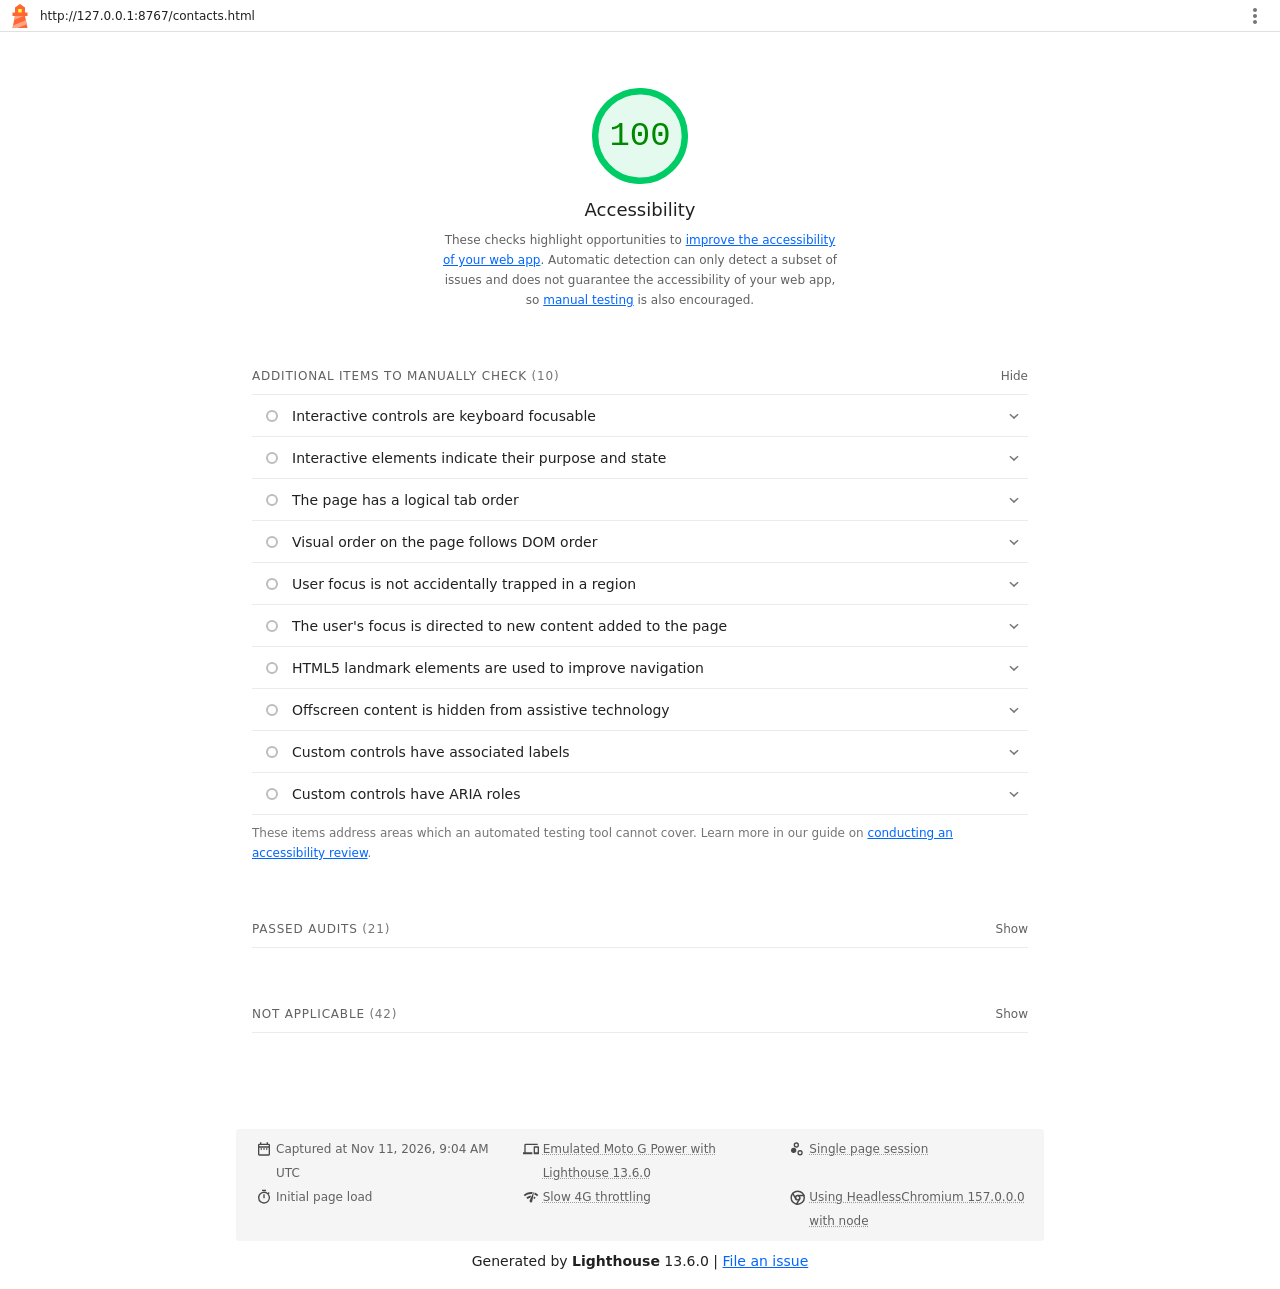
<file: lighthouse/contacts-accessibility.html>
<!--
@license
Copyright 2018 Google LLC
SPDX-License-Identifier: Apache-2.0
-->
<!doctype html>
<html lang="en">
<head>
  <meta charset="utf-8">
  <meta name="viewport" content="width=device-width, initial-scale=1, minimum-scale=1">
  <link rel="icon" href='data:image/svg+xml;utf8,<svg fill="none" xmlns="http://www.w3.org/2000/svg" viewBox="0 0 48 48"><path d="m14 7 10-7 10 7v10h5v7h-5l5 24H9l5-24H9v-7h5V7Z" fill="%23F63"/><path d="M31.561 24H14l-1.689 8.105L31.561 24ZM18.983 48H9l1.022-4.907L35.723 32.27l1.663 7.98L18.983 48Z" fill="%23FFA385"/><path fill="%23FF3" d="M20.5 10h7v7h-7z"/></svg>'>
  <title>Lighthouse Report</title>
  <style>body {margin: 0}</style>
</head>
<body>
  <noscript>Lighthouse report requires JavaScript. Please enable.</noscript>

  <div id="lh-log"></div>

  <script>window.__LIGHTHOUSE_JSON__ = {"lighthouseVersion":"13.6.0","requestedUrl":"http://127.0.0.1:8767/contacts.html","mainDocumentUrl":"http://127.0.0.1:8767/contacts.html","finalDisplayedUrl":"http://127.0.0.1:8767/contacts.html","finalUrl":"http://127.0.0.1:8767/contacts.html","fetchTime":"2026-11-11T09:04:11.306Z","gatherMode":"navigation","runWarnings":[],"userAgent":"Mozilla/5.0 (Windows NT 10.0; Win64; x64) AppleWebKit/537.36 (KHTML, like Gecko) HeadlessChrome/157.0.0.0 Safari/537.36","environment":{"networkUserAgent":"Mozilla/5.0 (Linux; Android 11; moto g power (2022)) AppleWebKit/537.36 (KHTML, like Gecko) Chrome/157.0.0.0 Mobile Safari/537.36","hostUserAgent":"Mozilla/5.0 (Windows NT 10.0; Win64; x64) AppleWebKit/537.36 (KHTML, like Gecko) HeadlessChrome/157.0.0.0 Safari/537.36","benchmarkIndex":3432,"credits":{"axe-core":"4.14.0"}},"audits":{"accesskeys":{"id":"accesskeys","title":"`[accesskey]` values are unique","description":"Access keys let users quickly focus a part of the page. For proper navigation, each access key must be unique. [Learn more about access keys](https://dequeuniversity.com/rules/axe/4.14/accesskeys).","score":null,"scoreDisplayMode":"notApplicable"},"aria-allowed-attr":{"id":"aria-allowed-attr","title":"`[aria-*]` attributes match their roles","description":"Each ARIA `role` supports a specific subset of `aria-*` attributes. Mismatching these invalidates the `aria-*` attributes. [Learn how to match ARIA attributes to their roles](https://dequeuniversity.com/rules/axe/4.14/aria-allowed-attr).","score":1,"scoreDisplayMode":"binary","details":{"type":"table","headings":[{"key":"node","valueType":"node","subItemsHeading":{"key":"relatedNode","valueType":"node"},"label":"Failing Elements"}],"items":[]}},"aria-allowed-role":{"id":"aria-allowed-role","title":"Uses ARIA roles only on compatible elements","description":"Many HTML elements can only be assigned certain ARIA roles. Using ARIA roles where they are not allowed can interfere with the accessibility of the web page. [Learn more about ARIA roles](https://dequeuniversity.com/rules/axe/4.14/aria-allowed-role).","score":null,"scoreDisplayMode":"notApplicable"},"aria-command-name":{"id":"aria-command-name","title":"`button`, `link`, and `menuitem` elements have accessible names","description":"When an element doesn't have an accessible name, screen readers announce it with a generic name, making it unusable for users who rely on screen readers. [Learn how to make command elements more accessible](https://dequeuniversity.com/rules/axe/4.14/aria-command-name).","score":null,"scoreDisplayMode":"notApplicable"},"aria-conditional-attr":{"id":"aria-conditional-attr","title":"ARIA attributes are used as specified for the element's role","description":"Some ARIA attributes are only allowed on an element under certain conditions. [Learn more about conditional ARIA attributes](https://dequeuniversity.com/rules/axe/4.14/aria-conditional-attr).","score":1,"scoreDisplayMode":"binary","details":{"type":"table","headings":[{"key":"node","valueType":"node","subItemsHeading":{"key":"relatedNode","valueType":"node"},"label":"Failing Elements"}],"items":[]}},"aria-deprecated-role":{"id":"aria-deprecated-role","title":"Deprecated ARIA roles were not used","description":"Deprecated ARIA roles may not be processed correctly by assistive technology. [Learn more about deprecated ARIA roles](https://dequeuniversity.com/rules/axe/4.14/aria-deprecated-role).","score":null,"scoreDisplayMode":"notApplicable"},"aria-dialog-name":{"id":"aria-dialog-name","title":"Elements with `role=\"dialog\"` or `role=\"alertdialog\"` have accessible names.","description":"ARIA dialog elements without accessible names may prevent screen readers users from discerning the purpose of these elements. [Learn how to make ARIA dialog elements more accessible](https://dequeuniversity.com/rules/axe/4.14/aria-dialog-name).","score":null,"scoreDisplayMode":"notApplicable"},"aria-hidden-body":{"id":"aria-hidden-body","title":"`[aria-hidden=\"true\"]` is not present on the document `\u003cbody>`","description":"Assistive technologies, like screen readers, work inconsistently when `aria-hidden=\"true\"` is set on the document `\u003cbody>`. [Learn how `aria-hidden` affects the document body](https://dequeuniversity.com/rules/axe/4.14/aria-hidden-body).","score":1,"scoreDisplayMode":"binary","details":{"type":"table","headings":[{"key":"node","valueType":"node","subItemsHeading":{"key":"relatedNode","valueType":"node"},"label":"Failing Elements"}],"items":[]}},"aria-hidden-focus":{"id":"aria-hidden-focus","title":"`[aria-hidden=\"true\"]` elements do not contain focusable descendents","description":"Focusable descendents within an `[aria-hidden=\"true\"]` element prevent those interactive elements from being available to users of assistive technologies like screen readers. [Learn how `aria-hidden` affects focusable elements](https://dequeuniversity.com/rules/axe/4.14/aria-hidden-focus).","score":null,"scoreDisplayMode":"notApplicable"},"aria-input-field-name":{"id":"aria-input-field-name","title":"ARIA input fields have accessible names","description":"When an input field doesn't have an accessible name, screen readers announce it with a generic name, making it unusable for users who rely on screen readers. [Learn more about input field labels](https://dequeuniversity.com/rules/axe/4.14/aria-input-field-name).","score":null,"scoreDisplayMode":"notApplicable"},"aria-meter-name":{"id":"aria-meter-name","title":"ARIA `meter` elements have accessible names","description":"When a meter element doesn't have an accessible name, screen readers announce it with a generic name, making it unusable for users who rely on screen readers. [Learn how to name `meter` elements](https://dequeuniversity.com/rules/axe/4.14/aria-meter-name).","score":null,"scoreDisplayMode":"notApplicable"},"aria-progressbar-name":{"id":"aria-progressbar-name","title":"ARIA `progressbar` elements have accessible names","description":"When a `progressbar` element doesn't have an accessible name, screen readers announce it with a generic name, making it unusable for users who rely on screen readers. [Learn how to label `progressbar` elements](https://dequeuniversity.com/rules/axe/4.14/aria-progressbar-name).","score":null,"scoreDisplayMode":"notApplicable"},"aria-prohibited-attr":{"id":"aria-prohibited-attr","title":"Elements use only permitted ARIA attributes","description":"Using ARIA attributes in roles where they are prohibited can mean that important information is not communicated to users of assistive technologies. [Learn more about prohibited ARIA roles](https://dequeuniversity.com/rules/axe/4.14/aria-prohibited-attr).","score":1,"scoreDisplayMode":"binary","details":{"type":"table","headings":[{"key":"node","valueType":"node","subItemsHeading":{"key":"relatedNode","valueType":"node"},"label":"Failing Elements"}],"items":[]}},"aria-required-attr":{"id":"aria-required-attr","title":"`[role]`s have all required `[aria-*]` attributes","description":"Some ARIA roles have required attributes that describe the state of the element to screen readers. [Learn more about roles and required attributes](https://dequeuniversity.com/rules/axe/4.14/aria-required-attr).","score":null,"scoreDisplayMode":"notApplicable"},"aria-required-children":{"id":"aria-required-children","title":"Elements with an ARIA `[role]` that require children to contain a specific `[role]` have all required children.","description":"Some ARIA parent roles must contain specific child roles to perform their intended accessibility functions. [Learn more about roles and required children elements](https://dequeuniversity.com/rules/axe/4.14/aria-required-children).","score":null,"scoreDisplayMode":"notApplicable"},"aria-required-parent":{"id":"aria-required-parent","title":"`[role]`s are contained by their required parent element","description":"Some ARIA child roles must be contained by specific parent roles to properly perform their intended accessibility functions. [Learn more about ARIA roles and required parent element](https://dequeuniversity.com/rules/axe/4.14/aria-required-parent).","score":null,"scoreDisplayMode":"notApplicable"},"aria-roles":{"id":"aria-roles","title":"`[role]` values are valid","description":"ARIA roles must have valid values in order to perform their intended accessibility functions. [Learn more about valid ARIA roles](https://dequeuniversity.com/rules/axe/4.14/aria-roles).","score":null,"scoreDisplayMode":"notApplicable"},"aria-text":{"id":"aria-text","title":"Elements with the `role=text` attribute do not have focusable descendents.","description":"Adding `role=text` around a text node split by markup enables VoiceOver to treat it as one phrase, but the element's focusable descendents will not be announced. [Learn more about the `role=text` attribute](https://dequeuniversity.com/rules/axe/4.14/aria-text).","score":null,"scoreDisplayMode":"notApplicable"},"aria-toggle-field-name":{"id":"aria-toggle-field-name","title":"ARIA toggle fields have accessible names","description":"When a toggle field doesn't have an accessible name, screen readers announce it with a generic name, making it unusable for users who rely on screen readers. [Learn more about toggle fields](https://dequeuniversity.com/rules/axe/4.14/aria-toggle-field-name).","score":null,"scoreDisplayMode":"notApplicable"},"aria-tooltip-name":{"id":"aria-tooltip-name","title":"ARIA `tooltip` elements have accessible names","description":"When a tooltip element doesn't have an accessible name, screen readers announce it with a generic name, making it unusable for users who rely on screen readers. [Learn how to name `tooltip` elements](https://dequeuniversity.com/rules/axe/4.14/aria-tooltip-name).","score":null,"scoreDisplayMode":"notApplicable"},"aria-treeitem-name":{"id":"aria-treeitem-name","title":"ARIA `treeitem` elements have accessible names","description":"When a `treeitem` element doesn't have an accessible name, screen readers announce it with a generic name, making it unusable for users who rely on screen readers. [Learn more about labeling `treeitem` elements](https://dequeuniversity.com/rules/axe/4.14/aria-treeitem-name).","score":null,"scoreDisplayMode":"notApplicable"},"aria-valid-attr-value":{"id":"aria-valid-attr-value","title":"`[aria-*]` attributes have valid values","description":"Assistive technologies, like screen readers, can't interpret ARIA attributes with invalid values. [Learn more about valid values for ARIA attributes](https://dequeuniversity.com/rules/axe/4.14/aria-valid-attr-value).","score":1,"scoreDisplayMode":"binary","details":{"type":"table","headings":[{"key":"node","valueType":"node","subItemsHeading":{"key":"relatedNode","valueType":"node"},"label":"Failing Elements"}],"items":[]}},"aria-valid-attr":{"id":"aria-valid-attr","title":"`[aria-*]` attributes are valid and not misspelled","description":"Assistive technologies, like screen readers, can't interpret ARIA attributes with invalid names. [Learn more about valid ARIA attributes](https://dequeuniversity.com/rules/axe/4.14/aria-valid-attr).","score":1,"scoreDisplayMode":"binary","details":{"type":"table","headings":[{"key":"node","valueType":"node","subItemsHeading":{"key":"relatedNode","valueType":"node"},"label":"Failing Elements"}],"items":[]}},"button-name":{"id":"button-name","title":"Buttons have an accessible name","description":"When a button doesn't have an accessible name, screen readers announce it as \"button\", making it unusable for users who rely on screen readers. [Learn how to make buttons more accessible](https://dequeuniversity.com/rules/axe/4.14/button-name).","score":1,"scoreDisplayMode":"binary","details":{"type":"table","headings":[{"key":"node","valueType":"node","subItemsHeading":{"key":"relatedNode","valueType":"node"},"label":"Failing Elements"}],"items":[]}},"bypass":{"id":"bypass","title":"The page contains a heading, skip link, or landmark region","description":"Adding ways to bypass repetitive content lets keyboard users navigate the page more efficiently. [Learn more about bypass blocks](https://dequeuniversity.com/rules/axe/4.14/bypass).","score":null,"scoreDisplayMode":"notApplicable"},"color-contrast":{"id":"color-contrast","title":"Background and foreground colors have a sufficient contrast ratio","description":"Low-contrast text is difficult or impossible for many users to read. [Learn how to provide sufficient color contrast](https://dequeuniversity.com/rules/axe/4.14/color-contrast).","score":1,"scoreDisplayMode":"binary","details":{"type":"table","headings":[{"key":"node","valueType":"node","subItemsHeading":{"key":"relatedNode","valueType":"node"},"label":"Failing Elements"}],"items":[]}},"definition-list":{"id":"definition-list","title":"`\u003cdl>`'s contain only properly-ordered `\u003cdt>` and `\u003cdd>` groups, `\u003cscript>`, `\u003ctemplate>` or `\u003cdiv>` elements.","description":"When definition lists are not properly marked up, screen readers may produce confusing or inaccurate output. [Learn how to structure definition lists correctly](https://dequeuniversity.com/rules/axe/4.14/definition-list).","score":null,"scoreDisplayMode":"notApplicable"},"dlitem":{"id":"dlitem","title":"Definition list items are wrapped in `\u003cdl>` elements","description":"Definition list items (`\u003cdt>` and `\u003cdd>`) must be wrapped in a parent `\u003cdl>` element to ensure that screen readers can properly announce them. [Learn how to structure definition lists correctly](https://dequeuniversity.com/rules/axe/4.14/dlitem).","score":null,"scoreDisplayMode":"notApplicable"},"document-title":{"id":"document-title","title":"Document has a `\u003ctitle>` element","description":"The title gives screen reader users an overview of the page, and search engine users rely on it heavily to determine if a page is relevant to their search. [Learn more about document titles](https://dequeuniversity.com/rules/axe/4.14/document-title).","score":1,"scoreDisplayMode":"binary","details":{"type":"table","headings":[{"key":"node","valueType":"node","subItemsHeading":{"key":"relatedNode","valueType":"node"},"label":"Failing Elements"}],"items":[]}},"duplicate-id-aria":{"id":"duplicate-id-aria","title":"ARIA IDs are unique","description":"The value of an ARIA ID must be unique to prevent other instances from being overlooked by assistive technologies. [Learn how to fix duplicate ARIA IDs](https://dequeuniversity.com/rules/axe/4.14/duplicate-id-aria).","score":null,"scoreDisplayMode":"notApplicable"},"empty-heading":{"id":"empty-heading","title":"All heading elements contain content.","description":"A heading with no content or inaccessible text prevent screen reader users from accessing information on the page's structure. [Learn more about headings](https://dequeuniversity.com/rules/axe/4.14/empty-heading).","score":null,"scoreDisplayMode":"notApplicable"},"form-field-multiple-labels":{"id":"form-field-multiple-labels","title":"No form fields have multiple labels","description":"Form fields with multiple labels can be confusingly announced by assistive technologies like screen readers which use either the first, the last, or all of the labels. [Learn how to use form labels](https://dequeuniversity.com/rules/axe/4.14/form-field-multiple-labels).","score":null,"scoreDisplayMode":"notApplicable"},"frame-title":{"id":"frame-title","title":"`\u003cframe>` or `\u003ciframe>` elements have a title","description":"Screen reader users rely on frame titles to describe the contents of frames. [Learn more about frame titles](https://dequeuniversity.com/rules/axe/4.14/frame-title).","score":null,"scoreDisplayMode":"notApplicable"},"heading-order":{"id":"heading-order","title":"Heading elements appear in a sequentially-descending order","description":"Properly ordered headings that do not skip levels convey the semantic structure of the page, making it easier to navigate and understand when using assistive technologies. [Learn more about heading order](https://dequeuniversity.com/rules/axe/4.14/heading-order).","score":1,"scoreDisplayMode":"binary","details":{"type":"table","headings":[{"key":"node","valueType":"node","subItemsHeading":{"key":"relatedNode","valueType":"node"},"label":"Failing Elements"}],"items":[]}},"html-has-lang":{"id":"html-has-lang","title":"`\u003chtml>` element has a `[lang]` attribute","description":"If a page doesn't specify a `lang` attribute, a screen reader assumes that the page is in the default language that the user chose when setting up the screen reader. If the page isn't actually in the default language, then the screen reader might not announce the page's text correctly. [Learn more about the `lang` attribute](https://dequeuniversity.com/rules/axe/4.14/html-has-lang).","score":1,"scoreDisplayMode":"binary","details":{"type":"table","headings":[{"key":"node","valueType":"node","subItemsHeading":{"key":"relatedNode","valueType":"node"},"label":"Failing Elements"}],"items":[]}},"html-lang-valid":{"id":"html-lang-valid","title":"`\u003chtml>` element has a valid value for its `[lang]` attribute","description":"Specifying a valid [BCP 47 language](https://www.w3.org/International/questions/qa-choosing-language-tags#question) helps screen readers announce text properly. [Learn how to use the `lang` attribute](https://dequeuniversity.com/rules/axe/4.14/html-lang-valid).","score":1,"scoreDisplayMode":"binary","details":{"type":"table","headings":[{"key":"node","valueType":"node","subItemsHeading":{"key":"relatedNode","valueType":"node"},"label":"Failing Elements"}],"items":[]}},"html-xml-lang-mismatch":{"id":"html-xml-lang-mismatch","title":"`\u003chtml>` element has an `[xml:lang]` attribute with the same base language as the `[lang]` attribute.","description":"If the webpage does not specify a consistent language, then the screen reader might not announce the page's text correctly. [Learn more about the `lang` attribute](https://dequeuniversity.com/rules/axe/4.14/html-xml-lang-mismatch).","score":null,"scoreDisplayMode":"notApplicable"},"identical-links-same-purpose":{"id":"identical-links-same-purpose","title":"Identical links have the same purpose.","description":"Links with the same destination should have the same description, to help users understand the link's purpose and decide whether to follow it. [Learn more about identical links](https://dequeuniversity.com/rules/axe/4.14/identical-links-same-purpose).","score":null,"scoreDisplayMode":"notApplicable"},"image-alt":{"id":"image-alt","title":"Image elements have `[alt]` attributes","description":"Informative elements should aim for short, descriptive alternate text. Decorative elements can be ignored with an empty alt attribute. [Learn more about the `alt` attribute](https://dequeuniversity.com/rules/axe/4.14/image-alt).","score":null,"scoreDisplayMode":"notApplicable"},"image-redundant-alt":{"id":"image-redundant-alt","title":"Image elements do not have `[alt]` attributes that are redundant text.","description":"Informative elements should aim for short, descriptive alternative text. Alternative text that is exactly the same as the text adjacent to the link or image is potentially confusing for screen reader users, because the text will be read twice. [Learn more about the `alt` attribute](https://dequeuniversity.com/rules/axe/4.14/image-redundant-alt).","score":null,"scoreDisplayMode":"notApplicable"},"input-button-name":{"id":"input-button-name","title":"Input buttons have discernible text.","description":"Adding discernable and accessible text to input buttons may help screen reader users understand the purpose of the input button. [Learn more about input buttons](https://dequeuniversity.com/rules/axe/4.14/input-button-name).","score":null,"scoreDisplayMode":"notApplicable"},"input-image-alt":{"id":"input-image-alt","title":"`\u003cinput type=\"image\">` elements have `[alt]` text","description":"When an image is being used as an `\u003cinput>` button, providing alternative text can help screen reader users understand the purpose of the button. [Learn about input image alt text](https://dequeuniversity.com/rules/axe/4.14/input-image-alt).","score":null,"scoreDisplayMode":"notApplicable"},"label-content-name-mismatch":{"id":"label-content-name-mismatch","title":"Elements with visible text labels have matching accessible names.","description":"Visible text labels that do not match the accessible name can result in a confusing experience for screen reader users. [Learn more about accessible names](https://dequeuniversity.com/rules/axe/4.14/label-content-name-mismatch).","score":null,"scoreDisplayMode":"notApplicable"},"label":{"id":"label","title":"Form elements have associated labels","description":"Labels ensure that form controls are announced properly by assistive technologies, like screen readers. [Learn more about form element labels](https://dequeuniversity.com/rules/axe/4.14/label).","score":1,"scoreDisplayMode":"binary","details":{"type":"table","headings":[{"key":"node","valueType":"node","subItemsHeading":{"key":"relatedNode","valueType":"node"},"label":"Failing Elements"}],"items":[]}},"landmark-one-main":{"id":"landmark-one-main","title":"Document has a main landmark.","description":"One main landmark helps screen reader users navigate a web page. [Learn more about landmarks](https://dequeuniversity.com/rules/axe/4.14/landmark-one-main).","score":1,"scoreDisplayMode":"binary","details":{"type":"table","headings":[{"key":"node","valueType":"node","subItemsHeading":{"key":"relatedNode","valueType":"node"},"label":"Failing Elements"}],"items":[]}},"link-name":{"id":"link-name","title":"Links have a discernible name","description":"Link text (and alternate text for images, when used as links) that is discernible, unique, and focusable improves the navigation experience for screen reader users. [Learn how to make links accessible](https://dequeuniversity.com/rules/axe/4.14/link-name).","score":1,"scoreDisplayMode":"binary","details":{"type":"table","headings":[{"key":"node","valueType":"node","subItemsHeading":{"key":"relatedNode","valueType":"node"},"label":"Failing Elements"}],"items":[]}},"link-in-text-block":{"id":"link-in-text-block","title":"Links are distinguishable without relying on color.","description":"Low-contrast text is difficult or impossible for many users to read. Link text that is discernible improves the experience for users with low vision. [Learn how to make links distinguishable](https://dequeuniversity.com/rules/axe/4.14/link-in-text-block).","score":1,"scoreDisplayMode":"binary","details":{"type":"table","headings":[{"key":"node","valueType":"node","subItemsHeading":{"key":"relatedNode","valueType":"node"},"label":"Failing Elements"}],"items":[]}},"list":{"id":"list","title":"Lists contain only `\u003cli>` elements and script supporting elements (`\u003cscript>` and `\u003ctemplate>`).","description":"Screen readers have a specific way of announcing lists. Ensuring proper list structure aids screen reader output. [Learn more about proper list structure](https://dequeuniversity.com/rules/axe/4.14/list).","score":null,"scoreDisplayMode":"notApplicable"},"listitem":{"id":"listitem","title":"List items (`\u003cli>`) are contained within `\u003cul>`, `\u003col>` or `\u003cmenu>` parent elements","description":"Screen readers require list items (`\u003cli>`) to be contained within a parent `\u003cul>`, `\u003col>` or `\u003cmenu>` to be announced properly. [Learn more about proper list structure](https://dequeuniversity.com/rules/axe/4.14/listitem).","score":null,"scoreDisplayMode":"notApplicable"},"meta-refresh":{"id":"meta-refresh","title":"The document does not use `\u003cmeta http-equiv=\"refresh\">`","description":"Users do not expect a page to refresh automatically, and doing so will move focus back to the top of the page. This may create a frustrating or confusing experience. [Learn more about the refresh meta tag](https://dequeuniversity.com/rules/axe/4.14/meta-refresh).","score":null,"scoreDisplayMode":"notApplicable"},"meta-viewport":{"id":"meta-viewport","title":"`[user-scalable=\"no\"]` is not used in the `\u003cmeta name=\"viewport\">` element and the `[maximum-scale]` attribute is not less than 5.","description":"Disabling zooming is problematic for users with low vision who rely on screen magnification to properly see the contents of a web page. [Learn more about the viewport meta tag](https://dequeuniversity.com/rules/axe/4.14/meta-viewport).","score":1,"scoreDisplayMode":"binary","details":{"type":"table","headings":[{"key":"node","valueType":"node","subItemsHeading":{"key":"relatedNode","valueType":"node"},"label":"Failing Elements"}],"items":[]}},"object-alt":{"id":"object-alt","title":"`\u003cobject>` elements have alternate text","description":"Screen readers cannot translate non-text content. Adding alternate text to `\u003cobject>` elements helps screen readers convey meaning to users. [Learn more about alt text for `object` elements](https://dequeuniversity.com/rules/axe/4.14/object-alt).","score":null,"scoreDisplayMode":"notApplicable"},"select-name":{"id":"select-name","title":"Select elements have associated label elements.","description":"Form elements without effective labels can create frustrating experiences for screen reader users. [Learn more about the `select` element](https://dequeuniversity.com/rules/axe/4.14/select-name).","score":null,"scoreDisplayMode":"notApplicable"},"skip-link":{"id":"skip-link","title":"Skip links are focusable.","description":"Including a skip link can help users skip to the main content to save time. [Learn more about skip links](https://dequeuniversity.com/rules/axe/4.14/skip-link).","score":1,"scoreDisplayMode":"binary","details":{"type":"table","headings":[{"key":"node","valueType":"node","subItemsHeading":{"key":"relatedNode","valueType":"node"},"label":"Failing Elements"}],"items":[]}},"tabindex":{"id":"tabindex","title":"No element has a `[tabindex]` value greater than 0","description":"A value greater than 0 implies an explicit navigation ordering. Although technically valid, this often creates frustrating experiences for users who rely on assistive technologies. [Learn more about the `tabindex` attribute](https://dequeuniversity.com/rules/axe/4.14/tabindex).","score":1,"scoreDisplayMode":"binary","details":{"type":"table","headings":[{"key":"node","valueType":"node","subItemsHeading":{"key":"relatedNode","valueType":"node"},"label":"Failing Elements"}],"items":[]}},"table-duplicate-name":{"id":"table-duplicate-name","title":"Tables have different content in the summary attribute and `\u003ccaption>`.","description":"The summary attribute should describe the table structure, while `\u003ccaption>` should have the onscreen title. Accurate table mark-up helps users of screen readers. [Learn more about summary and caption](https://dequeuniversity.com/rules/axe/4.14/table-duplicate-name).","score":null,"scoreDisplayMode":"notApplicable"},"table-fake-caption":{"id":"table-fake-caption","title":"Tables use `\u003ccaption>` instead of cells with the `[colspan]` attribute to indicate a caption.","description":"Screen readers have features to make navigating tables easier. Ensuring that tables use the actual caption element instead of cells with the `[colspan]` attribute may improve the experience for screen reader users. [Learn more about captions](https://dequeuniversity.com/rules/axe/4.14/table-fake-caption).","score":null,"scoreDisplayMode":"notApplicable"},"target-size":{"id":"target-size","title":"Touch targets have sufficient size and spacing.","description":"Touch targets with sufficient size and spacing help users who may have difficulty targeting small controls to activate the targets. [Learn more about touch targets](https://dequeuniversity.com/rules/axe/4.14/target-size).","score":1,"scoreDisplayMode":"binary","details":{"type":"table","headings":[{"key":"node","valueType":"node","subItemsHeading":{"key":"relatedNode","valueType":"node"},"label":"Failing Elements"}],"items":[]}},"td-has-header":{"id":"td-has-header","title":"`\u003ctd>` elements in a large `\u003ctable>` have one or more table headers.","description":"Screen readers have features to make navigating tables easier. Ensuring that `\u003ctd>` elements in a large table (3 or more cells in width and height) have an associated table header may improve the experience for screen reader users. [Learn more about table headers](https://dequeuniversity.com/rules/axe/4.14/td-has-header).","score":null,"scoreDisplayMode":"notApplicable"},"td-headers-attr":{"id":"td-headers-attr","title":"Cells in a `\u003ctable>` element that use the `[headers]` attribute refer to table cells within the same table.","description":"Screen readers have features to make navigating tables easier. Ensuring `\u003ctd>` cells using the `[headers]` attribute only refer to other cells in the same table may improve the experience for screen reader users. [Learn more about the `headers` attribute](https://dequeuniversity.com/rules/axe/4.14/td-headers-attr).","score":null,"scoreDisplayMode":"notApplicable"},"th-has-data-cells":{"id":"th-has-data-cells","title":"`\u003cth>` elements and elements with `[role=\"columnheader\"/\"rowheader\"]` have data cells they describe.","description":"Screen readers have features to make navigating tables easier. Ensuring table headers always refer to some set of cells may improve the experience for screen reader users. [Learn more about table headers](https://dequeuniversity.com/rules/axe/4.14/th-has-data-cells).","score":null,"scoreDisplayMode":"notApplicable"},"valid-lang":{"id":"valid-lang","title":"`[lang]` attributes have a valid value","description":"Specifying a valid [BCP 47 language](https://www.w3.org/International/questions/qa-choosing-language-tags#question) on elements helps ensure that text is pronounced correctly by a screen reader. [Learn how to use the `lang` attribute](https://dequeuniversity.com/rules/axe/4.14/valid-lang).","score":null,"scoreDisplayMode":"notApplicable"},"video-caption":{"id":"video-caption","title":"`\u003cvideo>` elements contain a `\u003ctrack>` element with `[kind=\"captions\"]`","description":"When a video provides a caption it is easier for deaf and hearing impaired users to access its information. [Learn more about video captions](https://dequeuniversity.com/rules/axe/4.14/video-caption).","score":null,"scoreDisplayMode":"notApplicable"},"custom-controls-labels":{"id":"custom-controls-labels","title":"Custom controls have associated labels","description":"Custom interactive controls have associated labels, provided by aria-label or aria-labelledby. [Learn more about custom controls and labels](https://developer.chrome.com/docs/lighthouse/accessibility/custom-controls-labels/).","score":null,"scoreDisplayMode":"manual"},"custom-controls-roles":{"id":"custom-controls-roles","title":"Custom controls have ARIA roles","description":"Custom interactive controls have appropriate ARIA roles. [Learn how to add roles to custom controls](https://developer.chrome.com/docs/lighthouse/accessibility/custom-control-roles/).","score":null,"scoreDisplayMode":"manual"},"focus-traps":{"id":"focus-traps","title":"User focus is not accidentally trapped in a region","description":"A user can tab into and out of any control or region without accidentally trapping their focus. [Learn how to avoid focus traps](https://developer.chrome.com/docs/lighthouse/accessibility/focus-traps/).","score":null,"scoreDisplayMode":"manual"},"focusable-controls":{"id":"focusable-controls","title":"Interactive controls are keyboard focusable","description":"Custom interactive controls are keyboard focusable and display a focus indicator. [Learn how to make custom controls focusable](https://developer.chrome.com/docs/lighthouse/accessibility/focusable-controls/).","score":null,"scoreDisplayMode":"manual"},"interactive-element-affordance":{"id":"interactive-element-affordance","title":"Interactive elements indicate their purpose and state","description":"Interactive elements, such as links and buttons, should indicate their state and be distinguishable from non-interactive elements. [Learn how to decorate interactive elements with affordance hints](https://developer.chrome.com/docs/lighthouse/accessibility/interactive-element-affordance/).","score":null,"scoreDisplayMode":"manual"},"logical-tab-order":{"id":"logical-tab-order","title":"The page has a logical tab order","description":"Tabbing through the page follows the visual layout. Users cannot focus elements that are offscreen. [Learn more about logical tab ordering](https://developer.chrome.com/docs/lighthouse/accessibility/logical-tab-order/).","score":null,"scoreDisplayMode":"manual"},"managed-focus":{"id":"managed-focus","title":"The user's focus is directed to new content added to the page","description":"If new content, such as a dialog, is added to the page, the user's focus is directed to it. [Learn how to direct focus to new content](https://developer.chrome.com/docs/lighthouse/accessibility/managed-focus/).","score":null,"scoreDisplayMode":"manual"},"offscreen-content-hidden":{"id":"offscreen-content-hidden","title":"Offscreen content is hidden from assistive technology","description":"Offscreen content is hidden with display: none or aria-hidden=true. [Learn how to properly hide offscreen content](https://developer.chrome.com/docs/lighthouse/accessibility/offscreen-content-hidden/).","score":null,"scoreDisplayMode":"manual"},"use-landmarks":{"id":"use-landmarks","title":"HTML5 landmark elements are used to improve navigation","description":"Landmark elements (`\u003cmain>`, `\u003cnav>`, etc.) are used to improve the keyboard navigation of the page for assistive technology. [Learn more about landmark elements](https://developer.chrome.com/docs/lighthouse/accessibility/use-landmarks/).","score":null,"scoreDisplayMode":"manual"},"visual-order-follows-dom":{"id":"visual-order-follows-dom","title":"Visual order on the page follows DOM order","description":"DOM order matches the visual order, improving navigation for assistive technology. [Learn more about DOM and visual ordering](https://developer.chrome.com/docs/lighthouse/accessibility/visual-order-follows-dom/).","score":null,"scoreDisplayMode":"manual"},"autocomplete-valid":{"id":"autocomplete-valid","title":"`autocomplete` attributes are used correctly","description":"The `autocomplete` attribute values must be valid and correctly applied for screen readers to function correctly. [Learn more about valid autocomplete values](https://dequeuniversity.com/rules/axe/4.14/autocomplete-valid).","score":1,"scoreDisplayMode":"binary","details":{"type":"table","headings":[{"key":"node","valueType":"node","subItemsHeading":{"key":"relatedNode","valueType":"node"},"label":"Failing Elements"}],"items":[]}},"presentation-role-conflict":{"id":"presentation-role-conflict","title":"Elements with `role=\"none\"` or `role=\"presentation\"` do not have conflicts","description":"There are certain cases where the semantic role of an element with `role=\"none\"` or `role=\"presentation\"` does not resolve to none or presentation. To ensure the element remains removed from the accessibility tree, you should not add any global ARIA attributes to the element or make it focusable. [Learn more about presentation role conflict](https://dequeuniversity.com/rules/axe/4.14/presentation-role-conflict).","score":null,"scoreDisplayMode":"notApplicable"},"svg-img-alt":{"id":"svg-img-alt","title":"SVG elements with an `img` role have an accessible text alternative","description":"Ensures SVG elements with an `img`, `graphics-document` or `graphics-symbol` role have an accessible text alternative. [Learn more about SVG alt text](https://dequeuniversity.com/rules/axe/4.14/svg-img-alt).","score":null,"scoreDisplayMode":"notApplicable"}},"configSettings":{"output":["html","json"],"maxWaitForFcp":30000,"maxWaitForLoad":45000,"pauseAfterFcpMs":1000,"pauseAfterLoadMs":1000,"networkQuietThresholdMs":1000,"cpuQuietThresholdMs":1000,"formFactor":"mobile","throttling":{"rttMs":150,"throughputKbps":1638.4,"requestLatencyMs":562.5,"downloadThroughputKbps":1474.5600000000002,"uploadThroughputKbps":675,"cpuSlowdownMultiplier":4},"throttlingMethod":"simulate","screenEmulation":{"mobile":true,"width":412,"height":823,"deviceScaleFactor":1.75,"disabled":false},"emulatedUserAgent":"Mozilla/5.0 (Linux; Android 11; moto g power (2022)) AppleWebKit/537.36 (KHTML, like Gecko) Chrome/136.0.0.0 Mobile Safari/537.36","auditMode":false,"gatherMode":false,"clearStorageTypes":["file_systems","shader_cache","service_workers","cache_storage"],"disableStorageReset":false,"debugNavigation":false,"channel":"node","usePassiveGathering":false,"disableFullPageScreenshot":false,"skipAboutBlank":false,"blankPage":"about:blank","ignoreStatusCode":false,"locale":"en-US","blockedUrlPatterns":null,"additionalTraceCategories":null,"extraHeaders":null,"precomputedLanternData":null,"onlyAudits":null,"onlyCategories":["accessibility"],"skipAudits":null},"categories":{"accessibility":{"title":"Accessibility","description":"These checks highlight opportunities to [improve the accessibility of your web app](https://developer.chrome.com/docs/lighthouse/accessibility/). Automatic detection can only detect a subset of issues and does not guarantee the accessibility of your web app, so [manual testing](https://web.dev/articles/how-to-review) is also encouraged.","manualDescription":"These items address areas which an automated testing tool cannot cover. Learn more in our guide on [conducting an accessibility review](https://web.dev/articles/how-to-review).","supportedModes":["navigation","snapshot"],"auditRefs":[{"id":"accesskeys","weight":0,"group":"a11y-navigation"},{"id":"aria-allowed-attr","weight":10,"group":"a11y-aria"},{"id":"aria-command-name","weight":0,"group":"a11y-aria"},{"id":"aria-conditional-attr","weight":7,"group":"a11y-aria"},{"id":"aria-deprecated-role","weight":0,"group":"a11y-aria"},{"id":"aria-dialog-name","weight":0,"group":"a11y-aria"},{"id":"aria-hidden-body","weight":10,"group":"a11y-aria"},{"id":"aria-hidden-focus","weight":0,"group":"a11y-aria"},{"id":"aria-input-field-name","weight":0,"group":"a11y-aria"},{"id":"aria-meter-name","weight":0,"group":"a11y-aria"},{"id":"aria-progressbar-name","weight":0,"group":"a11y-aria"},{"id":"aria-prohibited-attr","weight":7,"group":"a11y-aria"},{"id":"aria-required-attr","weight":0,"group":"a11y-aria"},{"id":"aria-required-children","weight":0,"group":"a11y-aria"},{"id":"aria-required-parent","weight":0,"group":"a11y-aria"},{"id":"aria-roles","weight":0,"group":"a11y-aria"},{"id":"aria-text","weight":0,"group":"a11y-aria"},{"id":"aria-toggle-field-name","weight":0,"group":"a11y-aria"},{"id":"aria-tooltip-name","weight":0,"group":"a11y-aria"},{"id":"aria-treeitem-name","weight":0,"group":"a11y-aria"},{"id":"aria-valid-attr-value","weight":10,"group":"a11y-aria"},{"id":"aria-valid-attr","weight":10,"group":"a11y-aria"},{"id":"button-name","weight":10,"group":"a11y-names-labels"},{"id":"bypass","weight":0,"group":"a11y-navigation"},{"id":"color-contrast","weight":7,"group":"a11y-color-contrast"},{"id":"definition-list","weight":0,"group":"a11y-tables-lists"},{"id":"dlitem","weight":0,"group":"a11y-tables-lists"},{"id":"document-title","weight":7,"group":"a11y-names-labels"},{"id":"duplicate-id-aria","weight":0,"group":"a11y-aria"},{"id":"form-field-multiple-labels","weight":0,"group":"a11y-names-labels"},{"id":"frame-title","weight":0,"group":"a11y-names-labels"},{"id":"heading-order","weight":3,"group":"a11y-navigation"},{"id":"html-has-lang","weight":7,"group":"a11y-language"},{"id":"html-lang-valid","weight":7,"group":"a11y-language"},{"id":"html-xml-lang-mismatch","weight":0,"group":"a11y-language"},{"id":"image-alt","weight":0,"group":"a11y-names-labels"},{"id":"input-button-name","weight":0,"group":"a11y-names-labels"},{"id":"input-image-alt","weight":0,"group":"a11y-names-labels"},{"id":"label","weight":10,"group":"a11y-names-labels"},{"id":"link-in-text-block","weight":7,"group":"a11y-color-contrast"},{"id":"link-name","weight":7,"group":"a11y-names-labels"},{"id":"list","weight":0,"group":"a11y-tables-lists"},{"id":"listitem","weight":0,"group":"a11y-tables-lists"},{"id":"meta-refresh","weight":0,"group":"a11y-best-practices"},{"id":"meta-viewport","weight":10,"group":"a11y-best-practices"},{"id":"object-alt","weight":0,"group":"a11y-names-labels"},{"id":"select-name","weight":0,"group":"a11y-names-labels"},{"id":"skip-link","weight":3,"group":"a11y-names-labels"},{"id":"tabindex","weight":7,"group":"a11y-navigation"},{"id":"target-size","weight":7,"group":"a11y-best-practices"},{"id":"td-headers-attr","weight":0,"group":"a11y-tables-lists"},{"id":"th-has-data-cells","weight":0,"group":"a11y-tables-lists"},{"id":"valid-lang","weight":0,"group":"a11y-language"},{"id":"video-caption","weight":0,"group":"a11y-audio-video"},{"id":"landmark-one-main","weight":3,"group":"a11y-best-practices"},{"id":"autocomplete-valid","weight":1,"group":"a11y-best-practices"},{"id":"presentation-role-conflict","weight":0,"group":"a11y-best-practices"},{"id":"svg-img-alt","weight":0,"group":"a11y-best-practices"},{"id":"focusable-controls","weight":0},{"id":"interactive-element-affordance","weight":0},{"id":"logical-tab-order","weight":0},{"id":"visual-order-follows-dom","weight":0},{"id":"focus-traps","weight":0},{"id":"managed-focus","weight":0},{"id":"use-landmarks","weight":0},{"id":"offscreen-content-hidden","weight":0},{"id":"custom-controls-labels","weight":0},{"id":"custom-controls-roles","weight":0},{"id":"table-duplicate-name","weight":0,"group":"a11y-best-practices"},{"id":"empty-heading","weight":0,"group":"a11y-best-practices"},{"id":"aria-allowed-role","weight":0,"group":"a11y-best-practices"},{"id":"image-redundant-alt","weight":0,"group":"a11y-names-labels"},{"id":"identical-links-same-purpose","weight":0,"group":"a11y-best-practices"},{"id":"label-content-name-mismatch","weight":0,"group":"hidden"},{"id":"table-fake-caption","weight":0,"group":"hidden"},{"id":"td-has-header","weight":0,"group":"hidden"}],"id":"accessibility","score":1}},"categoryGroups":{"metrics":{"title":"Metrics"},"insights":{"title":"Insights","description":"These insights are also available in the Chrome DevTools Performance Panel - [record a trace](https://developer.chrome.com/docs/devtools/performance/reference) to view more detailed information."},"diagnostics":{"title":"Diagnostics","description":"More information about the performance of your application. These numbers don't [directly affect](https://developer.chrome.com/docs/lighthouse/performance/performance-scoring/) the Performance score."},"a11y-best-practices":{"title":"Best practices","description":"These items highlight common accessibility best practices."},"a11y-color-contrast":{"title":"Contrast","description":"These are opportunities to improve the legibility of your content."},"a11y-names-labels":{"title":"Names and labels","description":"These are opportunities to improve the semantics of the controls in your application. This may enhance the experience for users of assistive technology, like a screen reader."},"a11y-navigation":{"title":"Navigation","description":"These are opportunities to improve keyboard navigation in your application."},"a11y-aria":{"title":"ARIA","description":"These are opportunities to improve the usage of ARIA in your application which may enhance the experience for users of assistive technology, like a screen reader."},"a11y-language":{"title":"Internationalization and localization","description":"These are opportunities to improve the interpretation of your content by users in different locales."},"a11y-audio-video":{"title":"Audio and video","description":"These are opportunities to provide alternative content for audio and video. This may improve the experience for users with hearing or vision impairments."},"a11y-tables-lists":{"title":"Tables and lists","description":"These are opportunities to improve the experience of reading tabular or list data using assistive technology, like a screen reader."},"seo-mobile":{"title":"Mobile Friendly","description":"Make sure your pages are mobile friendly so users don’t have to pinch or zoom in order to read the content pages. [Learn how to make pages mobile-friendly](https://developers.google.com/search/mobile-sites/)."},"seo-content":{"title":"Content Best Practices","description":"Format your HTML in a way that enables crawlers to better understand your app’s content."},"seo-crawl":{"title":"Crawling and Indexing","description":"To appear in search results, crawlers need access to your app."},"best-practices-trust-safety":{"title":"Trust and Safety"},"best-practices-ux":{"title":"User Experience"},"best-practices-browser-compat":{"title":"Browser Compatibility"},"best-practices-general":{"title":"General"},"webmcp":{"title":"WebMCP","description":"Audits validating WebMCP integration."},"agent-accessibility":{"title":"Agent Accessibility","description":"These audits highlight best practices for improving the accessibility of the website for AI agents."},"agent-discoverability":{"title":"Agent Discoverability","description":"These audits validate that websites expose discoverable resources, documentation, and catalogs for AI agents."},"hidden":{"title":""}},"stackPacks":[],"entities":[{"name":"127.0.0.1","origins":["http://127.0.0.1:8767"],"isFirstParty":true,"isUnrecognized":true},{"name":"Google Fonts","homepage":"https://fonts.google.com/","origins":["https://fonts.googleapis.com","https://fonts.gstatic.com"],"category":"cdn"}],"fullPageScreenshot":{"screenshot":{"data":"[data-uri]","width":412,"height":1772},"nodes":{}},"timing":{"entries":[{"startTime":29404.59,"name":"lh:config","duration":161.75,"entryType":"measure"},{"startTime":29406.3,"name":"lh:config:resolveArtifactsToDefns","duration":8.92,"entryType":"measure"},{"startTime":29566.43,"name":"lh:runner:gather","duration":6366.79,"entryType":"measure"},{"startTime":29654.83,"name":"lh:driver:connect","duration":16.41,"entryType":"measure"},{"startTime":29671.31,"name":"lh:driver:navigate","duration":14.03,"entryType":"measure"},{"startTime":29685.47,"name":"lh:gather:getBenchmarkIndex","duration":1010.4,"entryType":"measure"},{"startTime":30695.99,"name":"lh:gather:getVersion","duration":0.78,"entryType":"measure"},{"startTime":30696.79,"name":"lh:gather:getDevicePixelRatio","duration":0.96,"entryType":"measure"},{"startTime":30697.83,"name":"lh:prepare:navigationMode","duration":1092.33,"entryType":"measure"},{"startTime":30698.45,"name":"lh:gather:getVersion","duration":0.6,"entryType":"measure"},{"startTime":30713.44,"name":"lh:storage:clearDataForOrigin","duration":38.62,"entryType":"measure"},{"startTime":30752.1,"name":"lh:storage:clearBrowserCaches","duration":1035.49,"entryType":"measure"},{"startTime":31788.61,"name":"lh:gather:prepareThrottlingAndNetwork","duration":1.53,"entryType":"measure"},{"startTime":31795.59,"name":"lh:driver:navigate","duration":2829.37,"entryType":"measure"},{"startTime":34628.25,"name":"lh:computed:NetworkRecords","duration":0.23,"entryType":"measure"},{"startTime":34628.53,"name":"lh:gather:getArtifact:DevtoolsLog","duration":0.01,"entryType":"measure"},{"startTime":34628.54,"name":"lh:gather:getArtifact:Accessibility","duration":145.11,"entryType":"measure"},{"startTime":34773.72,"name":"lh:gather:getArtifact:NetworkUserAgent","duration":0.01,"entryType":"measure"},{"startTime":34773.74,"name":"lh:gather:getArtifact:Stacks","duration":7.61,"entryType":"measure"},{"startTime":34773.75,"name":"lh:gather:collectStacks","duration":7.57,"entryType":"measure"},{"startTime":34781.36,"name":"lh:gather:getArtifact:FullPageScreenshot","duration":1135.65,"entryType":"measure"},{"startTime":35912.01,"name":"lh:gather:getVersion","duration":1.5,"entryType":"measure"},{"startTime":35933.27,"name":"lh:runner:audit","duration":122.77,"entryType":"measure"},{"startTime":35933.28,"name":"lh:runner:auditing","duration":122.59,"entryType":"measure"},{"startTime":35933.7,"name":"lh:audit:accesskeys","duration":0.39,"entryType":"measure"},{"startTime":35934.22,"name":"lh:audit:aria-allowed-attr","duration":1.63,"entryType":"measure"},{"startTime":35935.97,"name":"lh:audit:aria-allowed-role","duration":1.57,"entryType":"measure"},{"startTime":35937.69,"name":"lh:audit:aria-command-name","duration":0.42,"entryType":"measure"},{"startTime":35938.23,"name":"lh:audit:aria-conditional-attr","duration":2.01,"entryType":"measure"},{"startTime":35940.47,"name":"lh:audit:aria-deprecated-role","duration":0.57,"entryType":"measure"},{"startTime":35941.23,"name":"lh:audit:aria-dialog-name","duration":2.07,"entryType":"measure"},{"startTime":35944.2,"name":"lh:audit:aria-hidden-body","duration":1.75,"entryType":"measure"},{"startTime":35946.17,"name":"lh:audit:aria-hidden-focus","duration":1,"entryType":"measure"},{"startTime":35947.32,"name":"lh:audit:aria-input-field-name","duration":0.53,"entryType":"measure"},{"startTime":35948.05,"name":"lh:audit:aria-meter-name","duration":0.6,"entryType":"measure"},{"startTime":35948.85,"name":"lh:audit:aria-progressbar-name","duration":0.86,"entryType":"measure"},{"startTime":35949.85,"name":"lh:audit:aria-prohibited-attr","duration":1.71,"entryType":"measure"},{"startTime":35951.69,"name":"lh:audit:aria-required-attr","duration":0.59,"entryType":"measure"},{"startTime":35952.39,"name":"lh:audit:aria-required-children","duration":0.65,"entryType":"measure"},{"startTime":35953.16,"name":"lh:audit:aria-required-parent","duration":0.65,"entryType":"measure"},{"startTime":35953.93,"name":"lh:audit:aria-roles","duration":0.68,"entryType":"measure"},{"startTime":35954.73,"name":"lh:audit:aria-text","duration":0.83,"entryType":"measure"},{"startTime":35955.69,"name":"lh:audit:aria-toggle-field-name","duration":0.79,"entryType":"measure"},{"startTime":35956.6,"name":"lh:audit:aria-tooltip-name","duration":0.83,"entryType":"measure"},{"startTime":35957.55,"name":"lh:audit:aria-treeitem-name","duration":0.84,"entryType":"measure"},{"startTime":35958.51,"name":"lh:audit:aria-valid-attr-value","duration":2.1,"entryType":"measure"},{"startTime":35960.75,"name":"lh:audit:aria-valid-attr","duration":1.66,"entryType":"measure"},{"startTime":35962.54,"name":"lh:audit:button-name","duration":4.14,"entryType":"measure"},{"startTime":35966.97,"name":"lh:audit:bypass","duration":1.81,"entryType":"measure"},{"startTime":35968.9,"name":"lh:audit:color-contrast","duration":1.78,"entryType":"measure"},{"startTime":35970.81,"name":"lh:audit:definition-list","duration":0.87,"entryType":"measure"},{"startTime":35971.8,"name":"lh:audit:dlitem","duration":1.01,"entryType":"measure"},{"startTime":35972.94,"name":"lh:audit:document-title","duration":1.6,"entryType":"measure"},{"startTime":35974.65,"name":"lh:audit:duplicate-id-aria","duration":3.6,"entryType":"measure"},{"startTime":35978.4,"name":"lh:audit:empty-heading","duration":1.75,"entryType":"measure"},{"startTime":35980.32,"name":"lh:audit:form-field-multiple-labels","duration":1.73,"entryType":"measure"},{"startTime":35982.18,"name":"lh:audit:frame-title","duration":0.99,"entryType":"measure"},{"startTime":35983.29,"name":"lh:audit:heading-order","duration":1.79,"entryType":"measure"},{"startTime":35985.23,"name":"lh:audit:html-has-lang","duration":1.91,"entryType":"measure"},{"startTime":35987.28,"name":"lh:audit:html-lang-valid","duration":1.79,"entryType":"measure"},{"startTime":35989.2,"name":"lh:audit:html-xml-lang-mismatch","duration":1.2,"entryType":"measure"},{"startTime":35990.54,"name":"lh:audit:identical-links-same-purpose","duration":3.67,"entryType":"measure"},{"startTime":35994.64,"name":"lh:audit:image-alt","duration":1.2,"entryType":"measure"},{"startTime":35995.99,"name":"lh:audit:image-redundant-alt","duration":1.46,"entryType":"measure"},{"startTime":35997.6,"name":"lh:audit:input-button-name","duration":1.16,"entryType":"measure"},{"startTime":35998.9,"name":"lh:audit:input-image-alt","duration":1.23,"entryType":"measure"},{"startTime":36000.3,"name":"lh:audit:label-content-name-mismatch","duration":1.23,"entryType":"measure"},{"startTime":36001.67,"name":"lh:audit:label","duration":1.76,"entryType":"measure"},{"startTime":36003.58,"name":"lh:audit:landmark-one-main","duration":1.67,"entryType":"measure"},{"startTime":36005.39,"name":"lh:audit:link-name","duration":2.65,"entryType":"measure"},{"startTime":36008.22,"name":"lh:audit:link-in-text-block","duration":5.1,"entryType":"measure"},{"startTime":36013.55,"name":"lh:audit:list","duration":1.69,"entryType":"measure"},{"startTime":36015.4,"name":"lh:audit:listitem","duration":1.34,"entryType":"measure"},{"startTime":36016.86,"name":"lh:audit:meta-refresh","duration":1.32,"entryType":"measure"},{"startTime":36018.32,"name":"lh:audit:meta-viewport","duration":1.87,"entryType":"measure"},{"startTime":36020.33,"name":"lh:audit:object-alt","duration":1.41,"entryType":"measure"},{"startTime":36022,"name":"lh:audit:select-name","duration":1.44,"entryType":"measure"},{"startTime":36023.57,"name":"lh:audit:skip-link","duration":3.77,"entryType":"measure"},{"startTime":36027.51,"name":"lh:audit:tabindex","duration":1.99,"entryType":"measure"},{"startTime":36029.66,"name":"lh:audit:table-duplicate-name","duration":1.78,"entryType":"measure"},{"startTime":36031.59,"name":"lh:audit:table-fake-caption","duration":1.68,"entryType":"measure"},{"startTime":36033.42,"name":"lh:audit:target-size","duration":7.31,"entryType":"measure"},{"startTime":36040.88,"name":"lh:audit:td-has-header","duration":3.24,"entryType":"measure"},{"startTime":36044.78,"name":"lh:audit:td-headers-attr","duration":1.91,"entryType":"measure"},{"startTime":36046.82,"name":"lh:audit:th-has-data-cells","duration":1.46,"entryType":"measure"},{"startTime":36048.41,"name":"lh:audit:valid-lang","duration":1.4,"entryType":"measure"},{"startTime":36049.92,"name":"lh:audit:video-caption","duration":1.42,"entryType":"measure"},{"startTime":36051.37,"name":"lh:audit:custom-controls-labels","duration":0.03,"entryType":"measure"},{"startTime":36051.47,"name":"lh:audit:custom-controls-roles","duration":0.01,"entryType":"measure"},{"startTime":36051.48,"name":"lh:audit:focus-traps","duration":0,"entryType":"measure"},{"startTime":36051.48,"name":"lh:audit:focusable-controls","duration":0,"entryType":"measure"},{"startTime":36051.49,"name":"lh:audit:interactive-element-affordance","duration":0,"entryType":"measure"},{"startTime":36051.5,"name":"lh:audit:logical-tab-order","duration":0,"entryType":"measure"},{"startTime":36051.51,"name":"lh:audit:managed-focus","duration":0,"entryType":"measure"},{"startTime":36051.51,"name":"lh:audit:offscreen-content-hidden","duration":0,"entryType":"measure"},{"startTime":36051.52,"name":"lh:audit:use-landmarks","duration":0,"entryType":"measure"},{"startTime":36051.53,"name":"lh:audit:visual-order-follows-dom","duration":0,"entryType":"measure"},{"startTime":36051.65,"name":"lh:audit:autocomplete-valid","duration":1.5,"entryType":"measure"},{"startTime":36053.27,"name":"lh:audit:presentation-role-conflict","duration":1.26,"entryType":"measure"},{"startTime":36054.64,"name":"lh:audit:svg-img-alt","duration":1.23,"entryType":"measure"},{"startTime":36055.88,"name":"lh:runner:generate","duration":0.15,"entryType":"measure"},{"startTime":36056.12,"name":"lh:computed:EntityClassification","duration":0.12,"entryType":"measure"}],"total":6489.56},"i18n":{"rendererFormattedStrings":{"calculatorLink":"See calculator.","collapseView":"Collapse view","crcInitialNavigation":"Initial Navigation","crcLongestDurationLabel":"Maximum critical path latency:","dropdownCopyJSON":"Copy JSON","dropdownDarkTheme":"Toggle Dark Theme","dropdownPrintExpanded":"Print Expanded","dropdownPrintSummary":"Print Summary","dropdownSaveGist":"Save as Gist","dropdownSaveHTML":"Save as HTML","dropdownSaveJSON":"Save as JSON","dropdownViewUnthrottledTrace":"View Unthrottled Trace","dropdownViewer":"Open in Viewer","errorLabel":"Error!","errorMissingAuditInfo":"Report error: no audit information","expandView":"Expand view","firstPartyChipLabel":"1st party","footerIssue":"File an issue","hide":"Hide","labDataTitle":"Lab Data","lsPerformanceCategoryDescription":"[Lighthouse](https://developers.google.com/web/tools/lighthouse/) analysis of the current page on an emulated mobile network. Values are estimated and may vary.","manualAuditsGroupTitle":"Additional items to manually check","notApplicableAuditsGroupTitle":"Not applicable","openInANewTabTooltip":"Open in a new tab","opportunityResourceColumnLabel":"Opportunity","opportunitySavingsColumnLabel":"Estimated Savings","passedAuditsGroupTitle":"Passed audits","runtimeAnalysisWindow":"Initial page load","runtimeAnalysisWindowSnapshot":"Point-in-time snapshot","runtimeAnalysisWindowTimespan":"User interactions timespan","runtimeCustom":"Custom throttling","runtimeDesktopEmulation":"Emulated Desktop","runtimeMobileEmulation":"Emulated Moto G Power","runtimeNoEmulation":"No emulation","runtimeSettingsArdVersion":"ARD version","runtimeSettingsAxeVersion":"Axe version","runtimeSettingsBenchmark":"Unthrottled CPU/Memory Power","runtimeSettingsCPUThrottling":"CPU throttling","runtimeSettingsDevice":"Device","runtimeSettingsNetworkThrottling":"Network throttling","runtimeSettingsScreenEmulation":"Screen emulation","runtimeSettingsUANetwork":"User agent (network)","runtimeSingleLoad":"Single page session","runtimeSingleLoadTooltip":"This data is taken from a single page session, as opposed to field data summarizing many sessions.","runtimeSlow4g":"Slow 4G throttling","runtimeUnknown":"Unknown","show":"Show","showRelevantAudits":"Show audits relevant to:","snippetCollapseButtonLabel":"Collapse snippet","snippetExpandButtonLabel":"Expand snippet","thirdPartyResourcesLabel":"Show 3rd-party resources","throttlingProvided":"Provided by environment","toplevelWarningsMessage":"There were issues affecting this run of Lighthouse:","unattributable":"Unattributable","unscoredLabel":"Unscored","unscoredTitle":"This audit does not contribute to the overall category score.","varianceDisclaimer":"Values are estimated and may vary. The [performance score is calculated](https://developer.chrome.com/docs/lighthouse/performance/performance-scoring/) directly from these metrics.","viewTraceLabel":"View Trace","viewTreemapLabel":"View Treemap","warningAuditsGroupTitle":"Passed audits but with warnings","warningHeader":"Warnings: "},"icuMessagePaths":{"core/audits/accessibility/accesskeys.js | title":["audits.accesskeys.title"],"core/audits/accessibility/accesskeys.js | description":["audits.accesskeys.description"],"core/audits/accessibility/aria-allowed-attr.js | title":["audits[aria-allowed-attr].title"],"core/audits/accessibility/aria-allowed-attr.js | description":["audits[aria-allowed-attr].description"],"core/lib/i18n/i18n.js | columnFailingElem":["audits[aria-allowed-attr].details.headings[0].label","audits[aria-conditional-attr].details.headings[0].label","audits[aria-hidden-body].details.headings[0].label","audits[aria-prohibited-attr].details.headings[0].label","audits[aria-valid-attr-value].details.headings[0].label","audits[aria-valid-attr].details.headings[0].label","audits[button-name].details.headings[0].label","audits[color-contrast].details.headings[0].label","audits[document-title].details.headings[0].label","audits[heading-order].details.headings[0].label","audits[html-has-lang].details.headings[0].label","audits[html-lang-valid].details.headings[0].label","audits.label.details.headings[0].label","audits[landmark-one-main].details.headings[0].label","audits[link-name].details.headings[0].label","audits[link-in-text-block].details.headings[0].label","audits[meta-viewport].details.headings[0].label","audits[skip-link].details.headings[0].label","audits.tabindex.details.headings[0].label","audits[target-size].details.headings[0].label","audits[autocomplete-valid].details.headings[0].label"],"core/audits/accessibility/aria-allowed-role.js | title":["audits[aria-allowed-role].title"],"core/audits/accessibility/aria-allowed-role.js | description":["audits[aria-allowed-role].description"],"core/audits/accessibility/aria-command-name.js | title":["audits[aria-command-name].title"],"core/audits/accessibility/aria-command-name.js | description":["audits[aria-command-name].description"],"core/audits/accessibility/aria-conditional-attr.js | title":["audits[aria-conditional-attr].title"],"core/audits/accessibility/aria-conditional-attr.js | description":["audits[aria-conditional-attr].description"],"core/audits/accessibility/aria-deprecated-role.js | title":["audits[aria-deprecated-role].title"],"core/audits/accessibility/aria-deprecated-role.js | description":["audits[aria-deprecated-role].description"],"core/audits/accessibility/aria-dialog-name.js | title":["audits[aria-dialog-name].title"],"core/audits/accessibility/aria-dialog-name.js | description":["audits[aria-dialog-name].description"],"core/audits/accessibility/aria-hidden-body.js | title":["audits[aria-hidden-body].title"],"core/audits/accessibility/aria-hidden-body.js | description":["audits[aria-hidden-body].description"],"core/audits/accessibility/aria-hidden-focus.js | title":["audits[aria-hidden-focus].title"],"core/audits/accessibility/aria-hidden-focus.js | description":["audits[aria-hidden-focus].description"],"core/audits/accessibility/aria-input-field-name.js | title":["audits[aria-input-field-name].title"],"core/audits/accessibility/aria-input-field-name.js | description":["audits[aria-input-field-name].description"],"core/audits/accessibility/aria-meter-name.js | title":["audits[aria-meter-name].title"],"core/audits/accessibility/aria-meter-name.js | description":["audits[aria-meter-name].description"],"core/audits/accessibility/aria-progressbar-name.js | title":["audits[aria-progressbar-name].title"],"core/audits/accessibility/aria-progressbar-name.js | description":["audits[aria-progressbar-name].description"],"core/audits/accessibility/aria-prohibited-attr.js | title":["audits[aria-prohibited-attr].title"],"core/audits/accessibility/aria-prohibited-attr.js | description":["audits[aria-prohibited-attr].description"],"core/audits/accessibility/aria-required-attr.js | title":["audits[aria-required-attr].title"],"core/audits/accessibility/aria-required-attr.js | description":["audits[aria-required-attr].description"],"core/audits/accessibility/aria-required-children.js | title":["audits[aria-required-children].title"],"core/audits/accessibility/aria-required-children.js | description":["audits[aria-required-children].description"],"core/audits/accessibility/aria-required-parent.js | title":["audits[aria-required-parent].title"],"core/audits/accessibility/aria-required-parent.js | description":["audits[aria-required-parent].description"],"core/audits/accessibility/aria-roles.js | title":["audits[aria-roles].title"],"core/audits/accessibility/aria-roles.js | description":["audits[aria-roles].description"],"core/audits/accessibility/aria-text.js | title":["audits[aria-text].title"],"core/audits/accessibility/aria-text.js | description":["audits[aria-text].description"],"core/audits/accessibility/aria-toggle-field-name.js | title":["audits[aria-toggle-field-name].title"],"core/audits/accessibility/aria-toggle-field-name.js | description":["audits[aria-toggle-field-name].description"],"core/audits/accessibility/aria-tooltip-name.js | title":["audits[aria-tooltip-name].title"],"core/audits/accessibility/aria-tooltip-name.js | description":["audits[aria-tooltip-name].description"],"core/audits/accessibility/aria-treeitem-name.js | title":["audits[aria-treeitem-name].title"],"core/audits/accessibility/aria-treeitem-name.js | description":["audits[aria-treeitem-name].description"],"core/audits/accessibility/aria-valid-attr-value.js | title":["audits[aria-valid-attr-value].title"],"core/audits/accessibility/aria-valid-attr-value.js | description":["audits[aria-valid-attr-value].description"],"core/audits/accessibility/aria-valid-attr.js | title":["audits[aria-valid-attr].title"],"core/audits/accessibility/aria-valid-attr.js | description":["audits[aria-valid-attr].description"],"core/audits/accessibility/button-name.js | title":["audits[button-name].title"],"core/audits/accessibility/button-name.js | description":["audits[button-name].description"],"core/audits/accessibility/bypass.js | title":["audits.bypass.title"],"core/audits/accessibility/bypass.js | description":["audits.bypass.description"],"core/audits/accessibility/color-contrast.js | title":["audits[color-contrast].title"],"core/audits/accessibility/color-contrast.js | description":["audits[color-contrast].description"],"core/audits/accessibility/definition-list.js | title":["audits[definition-list].title"],"core/audits/accessibility/definition-list.js | description":["audits[definition-list].description"],"core/audits/accessibility/dlitem.js | title":["audits.dlitem.title"],"core/audits/accessibility/dlitem.js | description":["audits.dlitem.description"],"core/audits/accessibility/document-title.js | title":["audits[document-title].title"],"core/audits/accessibility/document-title.js | description":["audits[document-title].description"],"core/audits/accessibility/duplicate-id-aria.js | title":["audits[duplicate-id-aria].title"],"core/audits/accessibility/duplicate-id-aria.js | description":["audits[duplicate-id-aria].description"],"core/audits/accessibility/empty-heading.js | title":["audits[empty-heading].title"],"core/audits/accessibility/empty-heading.js | description":["audits[empty-heading].description"],"core/audits/accessibility/form-field-multiple-labels.js | title":["audits[form-field-multiple-labels].title"],"core/audits/accessibility/form-field-multiple-labels.js | description":["audits[form-field-multiple-labels].description"],"core/audits/accessibility/frame-title.js | title":["audits[frame-title].title"],"core/audits/accessibility/frame-title.js | description":["audits[frame-title].description"],"core/audits/accessibility/heading-order.js | title":["audits[heading-order].title"],"core/audits/accessibility/heading-order.js | description":["audits[heading-order].description"],"core/audits/accessibility/html-has-lang.js | title":["audits[html-has-lang].title"],"core/audits/accessibility/html-has-lang.js | description":["audits[html-has-lang].description"],"core/audits/accessibility/html-lang-valid.js | title":["audits[html-lang-valid].title"],"core/audits/accessibility/html-lang-valid.js | description":["audits[html-lang-valid].description"],"core/audits/accessibility/html-xml-lang-mismatch.js | title":["audits[html-xml-lang-mismatch].title"],"core/audits/accessibility/html-xml-lang-mismatch.js | description":["audits[html-xml-lang-mismatch].description"],"core/audits/accessibility/identical-links-same-purpose.js | title":["audits[identical-links-same-purpose].title"],"core/audits/accessibility/identical-links-same-purpose.js | description":["audits[identical-links-same-purpose].description"],"core/audits/accessibility/image-alt.js | title":["audits[image-alt].title"],"core/audits/accessibility/image-alt.js | description":["audits[image-alt].description"],"core/audits/accessibility/image-redundant-alt.js | title":["audits[image-redundant-alt].title"],"core/audits/accessibility/image-redundant-alt.js | description":["audits[image-redundant-alt].description"],"core/audits/accessibility/input-button-name.js | title":["audits[input-button-name].title"],"core/audits/accessibility/input-button-name.js | description":["audits[input-button-name].description"],"core/audits/accessibility/input-image-alt.js | title":["audits[input-image-alt].title"],"core/audits/accessibility/input-image-alt.js | description":["audits[input-image-alt].description"],"core/audits/accessibility/label-content-name-mismatch.js | title":["audits[label-content-name-mismatch].title"],"core/audits/accessibility/label-content-name-mismatch.js | description":["audits[label-content-name-mismatch].description"],"core/audits/accessibility/label.js | title":["audits.label.title"],"core/audits/accessibility/label.js | description":["audits.label.description"],"core/audits/accessibility/landmark-one-main.js | title":["audits[landmark-one-main].title"],"core/audits/accessibility/landmark-one-main.js | description":["audits[landmark-one-main].description"],"core/audits/accessibility/link-name.js | title":["audits[link-name].title"],"core/audits/accessibility/link-name.js | description":["audits[link-name].description"],"core/audits/accessibility/link-in-text-block.js | title":["audits[link-in-text-block].title"],"core/audits/accessibility/link-in-text-block.js | description":["audits[link-in-text-block].description"],"core/audits/accessibility/list.js | title":["audits.list.title"],"core/audits/accessibility/list.js | description":["audits.list.description"],"core/audits/accessibility/listitem.js | title":["audits.listitem.title"],"core/audits/accessibility/listitem.js | description":["audits.listitem.description"],"core/audits/accessibility/meta-refresh.js | title":["audits[meta-refresh].title"],"core/audits/accessibility/meta-refresh.js | description":["audits[meta-refresh].description"],"core/audits/accessibility/meta-viewport.js | title":["audits[meta-viewport].title"],"core/audits/accessibility/meta-viewport.js | description":["audits[meta-viewport].description"],"core/audits/accessibility/object-alt.js | title":["audits[object-alt].title"],"core/audits/accessibility/object-alt.js | description":["audits[object-alt].description"],"core/audits/accessibility/select-name.js | title":["audits[select-name].title"],"core/audits/accessibility/select-name.js | description":["audits[select-name].description"],"core/audits/accessibility/skip-link.js | title":["audits[skip-link].title"],"core/audits/accessibility/skip-link.js | description":["audits[skip-link].description"],"core/audits/accessibility/tabindex.js | title":["audits.tabindex.title"],"core/audits/accessibility/tabindex.js | description":["audits.tabindex.description"],"core/audits/accessibility/table-duplicate-name.js | title":["audits[table-duplicate-name].title"],"core/audits/accessibility/table-duplicate-name.js | description":["audits[table-duplicate-name].description"],"core/audits/accessibility/table-fake-caption.js | title":["audits[table-fake-caption].title"],"core/audits/accessibility/table-fake-caption.js | description":["audits[table-fake-caption].description"],"core/audits/accessibility/target-size.js | title":["audits[target-size].title"],"core/audits/accessibility/target-size.js | description":["audits[target-size].description"],"core/audits/accessibility/td-has-header.js | title":["audits[td-has-header].title"],"core/audits/accessibility/td-has-header.js | description":["audits[td-has-header].description"],"core/audits/accessibility/td-headers-attr.js | title":["audits[td-headers-attr].title"],"core/audits/accessibility/td-headers-attr.js | description":["audits[td-headers-attr].description"],"core/audits/accessibility/th-has-data-cells.js | title":["audits[th-has-data-cells].title"],"core/audits/accessibility/th-has-data-cells.js | description":["audits[th-has-data-cells].description"],"core/audits/accessibility/valid-lang.js | title":["audits[valid-lang].title"],"core/audits/accessibility/valid-lang.js | description":["audits[valid-lang].description"],"core/audits/accessibility/video-caption.js | title":["audits[video-caption].title"],"core/audits/accessibility/video-caption.js | description":["audits[video-caption].description"],"core/audits/accessibility/autocomplete-valid.js | title":["audits[autocomplete-valid].title"],"core/audits/accessibility/autocomplete-valid.js | description":["audits[autocomplete-valid].description"],"core/audits/accessibility/presentation-role-conflict.js | title":["audits[presentation-role-conflict].title"],"core/audits/accessibility/presentation-role-conflict.js | description":["audits[presentation-role-conflict].description"],"core/audits/accessibility/svg-img-alt.js | title":["audits[svg-img-alt].title"],"core/audits/accessibility/svg-img-alt.js | description":["audits[svg-img-alt].description"],"core/config/default-config.js | a11yCategoryTitle":["categories.accessibility.title"],"core/config/default-config.js | a11yCategoryDescription":["categories.accessibility.description"],"core/config/default-config.js | a11yCategoryManualDescription":["categories.accessibility.manualDescription"],"core/config/default-config.js | metricGroupTitle":["categoryGroups.metrics.title"],"core/config/default-config.js | insightsGroupTitle":["categoryGroups.insights.title"],"core/config/default-config.js | insightsGroupDescription":["categoryGroups.insights.description"],"core/config/default-config.js | diagnosticsGroupTitle":["categoryGroups.diagnostics.title"],"core/config/default-config.js | diagnosticsGroupDescription":["categoryGroups.diagnostics.description"],"core/config/default-config.js | a11yBestPracticesGroupTitle":["categoryGroups[a11y-best-practices].title"],"core/config/default-config.js | a11yBestPracticesGroupDescription":["categoryGroups[a11y-best-practices].description"],"core/config/default-config.js | a11yColorContrastGroupTitle":["categoryGroups[a11y-color-contrast].title"],"core/config/default-config.js | a11yColorContrastGroupDescription":["categoryGroups[a11y-color-contrast].description"],"core/config/default-config.js | a11yNamesLabelsGroupTitle":["categoryGroups[a11y-names-labels].title"],"core/config/default-config.js | a11yNamesLabelsGroupDescription":["categoryGroups[a11y-names-labels].description"],"core/config/default-config.js | a11yNavigationGroupTitle":["categoryGroups[a11y-navigation].title"],"core/config/default-config.js | a11yNavigationGroupDescription":["categoryGroups[a11y-navigation].description"],"core/config/default-config.js | a11yAriaGroupTitle":["categoryGroups[a11y-aria].title"],"core/config/default-config.js | a11yAriaGroupDescription":["categoryGroups[a11y-aria].description"],"core/config/default-config.js | a11yLanguageGroupTitle":["categoryGroups[a11y-language].title"],"core/config/default-config.js | a11yLanguageGroupDescription":["categoryGroups[a11y-language].description"],"core/config/default-config.js | a11yAudioVideoGroupTitle":["categoryGroups[a11y-audio-video].title"],"core/config/default-config.js | a11yAudioVideoGroupDescription":["categoryGroups[a11y-audio-video].description"],"core/config/default-config.js | a11yTablesListsVideoGroupTitle":["categoryGroups[a11y-tables-lists].title"],"core/config/default-config.js | a11yTablesListsVideoGroupDescription":["categoryGroups[a11y-tables-lists].description"],"core/config/default-config.js | seoMobileGroupTitle":["categoryGroups[seo-mobile].title"],"core/config/default-config.js | seoMobileGroupDescription":["categoryGroups[seo-mobile].description"],"core/config/default-config.js | seoContentGroupTitle":["categoryGroups[seo-content].title"],"core/config/default-config.js | seoContentGroupDescription":["categoryGroups[seo-content].description"],"core/config/default-config.js | seoCrawlingGroupTitle":["categoryGroups[seo-crawl].title"],"core/config/default-config.js | seoCrawlingGroupDescription":["categoryGroups[seo-crawl].description"],"core/config/default-config.js | bestPracticesTrustSafetyGroupTitle":["categoryGroups[best-practices-trust-safety].title"],"core/config/default-config.js | bestPracticesUXGroupTitle":["categoryGroups[best-practices-ux].title"],"core/config/default-config.js | bestPracticesBrowserCompatGroupTitle":["categoryGroups[best-practices-browser-compat].title"],"core/config/default-config.js | bestPracticesGeneralGroupTitle":["categoryGroups[best-practices-general].title"],"core/config/default-config.js | webmcpGroupTitle":["categoryGroups.webmcp.title"],"core/config/default-config.js | webmcpGroupDescription":["categoryGroups.webmcp.description"],"core/config/default-config.js | agentAccessibilityGroupTitle":["categoryGroups[agent-accessibility].title"],"core/config/default-config.js | agentAccessibilityGroupDescription":["categoryGroups[agent-accessibility].description"],"core/config/default-config.js | agentDiscoverabilityGroupTitle":["categoryGroups[agent-discoverability].title"],"core/config/default-config.js | agentDiscoverabilityGroupDescription":["categoryGroups[agent-discoverability].description"]}}};</script>
  <script>"use strict";(()=>{var Re=.8999999999999999,Ie=.5,Ne=.49999999999999994;function He(o){let e=Math.sign(o);o=Math.abs(o);let t=.254829592,n=-.284496736,r=1.421413741,i=-1.453152027,a=1.061405429,s=1/(1+.3275911*o),c=s*(t+s*(n+s*(r+s*(i+s*a))));return e*(1-c*Math.exp(-o*o))}function fe({median:o,p10:e},t){if(o<=0)throw new Error("median must be greater than zero");if(e<=0)throw new Error("p10 must be greater than zero");if(e>=o)throw new Error("p10 must be less than the median");if(t<=0)return 1;let n=.9061938024368232,r=Math.max(Number.MIN_VALUE,t/o),i=Math.log(r),a=Math.max(Number.MIN_VALUE,e/o),l=-Math.log(a),s=i*n/l,c=(1-He(s))/2,d;return t<=e?d=Math.max(.9,Math.min(1,c)):t<=o?d=Math.max(Ie,Math.min(Re,c)):d=Math.max(0,Math.min(Ne,c)),d}var O="\u2026",Oe="\xA0",ve=.9,$e={PASS:{label:"pass",minScore:ve},AVERAGE:{label:"average",minScore:.5},FAIL:{label:"fail"},ERROR:{label:"error"}},Ve=["com","co","gov","edu","ac","org","go","gob","or","net","in","ne","nic","gouv","web","spb","blog","jus","kiev","mil","wi","qc","ca","bel","on"],E=class o{static get RATINGS(){return $e}static get PASS_THRESHOLD(){return ve}static get MS_DISPLAY_VALUE(){return`%10d${Oe}ms`}static isPluginCategory(e){return/^(@[a-z0-9-~][a-z0-9-._~]*\/)?lighthouse-plugin-[a-z0-9-._~]*$/.test(e)}static getFinalDisplayedUrl(e){if(e.finalDisplayedUrl)return e.finalDisplayedUrl;if(e.finalUrl)return e.finalUrl;throw new Error("Could not determine final displayed URL")}static getMainDocumentUrl(e){return e.mainDocumentUrl||e.finalUrl}static getFullPageScreenshot(e){return e.fullPageScreenshot?e.fullPageScreenshot:e.audits["full-page-screenshot"]?.details}static getEntityFromUrl(e,t){return t&&t.find(r=>r.origins.find(i=>e.startsWith(i)))||o.getPseudoRootDomain(e)}static splitMarkdownCodeSpans(e){let t=[],n=e.split(/`(.*?)`/g);for(let r=0;r<n.length;r++){let i=n[r];if(!i)continue;let a=r%2!==0;t.push({isCode:a,text:i})}return t}static splitMarkdownLink(e){let t=[],n=e.split(/\[([^\]]+?)\]\((https?:\/\/.*?)\)/g);for(;n.length;){let[r,i,a]=n.splice(0,3);r&&t.push({isLink:!1,text:r}),i&&a&&t.push({isLink:!0,text:i,linkHref:a})}return t}static truncate(e,t,n="\u2026"){if(e.length<=t)return e;let i=new Intl.Segmenter(void 0,{granularity:"grapheme"}).segment(e)[Symbol.iterator](),a=0;for(let l=0;l<=t-n.length;l++){let s=i.next();if(s.done)return e;a=s.value.index}for(let l=0;l<n.length;l++)if(i.next().done)return e;return e.slice(0,a)+n}static getURLDisplayName(e,t){t=t||{numPathParts:void 0,preserveQuery:void 0,preserveHost:void 0};let n=t.numPathParts!==void 0?t.numPathParts:2,r=t.preserveQuery!==void 0?t.preserveQuery:!0,i=t.preserveHost||!1,a;if(e.protocol==="about:"||e.protocol==="data:")a=e.href;else{a=e.pathname;let s=a.split("/").filter(c=>c.length);n&&s.length>n&&(a=O+s.slice(-1*n).join("/")),i&&(a=`${e.host}/${a.replace(/^\//,"")}`),r&&(a=`${a}${e.search}`)}let l=64;if(e.protocol!=="data:"&&(a=a.slice(0,200),a=a.replace(/([a-f0-9]{7})[a-f0-9]{13}[a-f0-9]*/g,`$1${O}`),a=a.replace(/([a-zA-Z0-9-_]{9})(?=.*[a-z])(?=.*[A-Z])(?=.*[0-9])[a-zA-Z0-9-_]{10,}/g,`$1${O}`),a=a.replace(/(\d{3})\d{6,}/g,`$1${O}`),a=a.replace(/\u2026+/g,O),a.length>l&&a.includes("?")&&(a=a.replace(/\?([^=]*)(=)?.*/,`?$1$2${O}`),a.length>l&&(a=a.replace(/\?.*/,`?${O}`)))),a.length>l){let s=a.lastIndexOf(".");s>=0?a=a.slice(0,l-1-(a.length-s))+`${O}${a.slice(s)}`:a=a.slice(0,l-1)+O}return a}static getChromeExtensionOrigin(e){let t=new URL(e);return t.protocol+"//"+t.host}static parseURL(e){let t=new URL(e);return{file:o.getURLDisplayName(t),hostname:t.hostname,origin:t.protocol==="chrome-extension:"?o.getChromeExtensionOrigin(e):t.origin}}static createOrReturnURL(e){return e instanceof URL?e:new URL(e)}static getPseudoTld(e){let t=e.split(".").slice(-2);return Ve.includes(t[0])?`.${t.join(".")}`:`.${t[t.length-1]}`}static getPseudoRootDomain(e){let t=o.createOrReturnURL(e).hostname,r=o.getPseudoTld(t).split(".");return t.split(".").slice(-r.length).join(".")}static filterRelevantLines(e,t,n){if(t.length===0)return e.slice(0,n*2+1);let r=3,i=new Set;return t=t.sort((a,l)=>(a.lineNumber||0)-(l.lineNumber||0)),t.forEach(({lineNumber:a})=>{let l=a-n,s=a+n;for(;l<1;)l++,s++;i.has(l-r-1)&&(l-=r);for(let c=l;c<=s;c++){let d=c;i.add(d)}}),e.filter(a=>i.has(a.lineNumber))}static computeLogNormalScore(e,t){let n=fe(e,t);return n>.9&&(n+=.05*(n-.9)),Math.floor(n*100)/100}};function Ge(o){let e=o.createFragment(),t=o.createElement("style");t.append(`
    .lh-3p-filter {
      color: var(--color-gray-600);
      float: right;
      padding: 6px var(--stackpack-padding-horizontal);
    }
    .lh-3p-filter-label, .lh-3p-filter-input {
      vertical-align: middle;
      user-select: none;
    }
    .lh-3p-filter-input:disabled + .lh-3p-ui-string {
      text-decoration: line-through;
    }
  `),e.append(t);let n=o.createElement("div","lh-3p-filter"),r=o.createElement("label","lh-3p-filter-label"),i=o.createElement("input","lh-3p-filter-input");i.setAttribute("type","checkbox"),i.setAttribute("checked","");let a=o.createElement("span","lh-3p-ui-string");a.append("Show 3rd party resources");let l=o.createElement("span","lh-3p-filter-count");return r.append(" ",i," ",a," (",l,") "),n.append(" ",r," "),e.append(n),e}function Be(o){let e=o.createFragment(),t=o.createElement("div","lh-audit"),n=o.createElement("details","lh-expandable-details"),r=o.createElement("summary"),i=o.createElement("div","lh-audit__header lh-expandable-details__summary"),a=o.createElement("span","lh-audit__score-icon"),l=o.createElement("span","lh-audit__title-and-text"),s=o.createElement("span","lh-audit__title"),c=o.createElement("span","lh-audit__display-text");l.append(" ",s," ",c," ");let d=o.createElement("div","lh-chevron-container");i.append(" ",a," ",l," ",d," "),r.append(" ",i," ");let h=o.createElement("div","lh-audit__description"),p=o.createElement("div","lh-audit__stackpacks");return n.append(" ",r," ",h," ",p," "),t.append(" ",n," "),e.append(t),e}function qe(o){let e=o.createFragment(),t=o.createElement("div","lh-category-header"),n=o.createElement("div","lh-score__gauge");n.setAttribute("role","heading"),n.setAttribute("aria-level","2");let r=o.createElement("div","lh-category-header__description");return t.append(" ",n," ",r," "),e.append(t),e}function je(o){let e=o.createFragment(),t=o.createElementNS("http://www.w3.org/2000/svg","svg","lh-chevron");t.setAttribute("viewBox","0 0 100 100");let n=o.createElementNS("http://www.w3.org/2000/svg","g","lh-chevron__lines"),r=o.createElementNS("http://www.w3.org/2000/svg","path","lh-chevron__line lh-chevron__line-left");r.setAttribute("d","M10 50h40");let i=o.createElementNS("http://www.w3.org/2000/svg","path","lh-chevron__line lh-chevron__line-right");return i.setAttribute("d","M90 50H50"),n.append(" ",r," ",i," "),t.append(" ",n," "),e.append(t),e}function We(o){let e=o.createFragment(),t=o.createElement("div","lh-audit-group"),n=o.createElement("details","lh-clump"),r=o.createElement("summary"),i=o.createElement("div","lh-audit-group__summary"),a=o.createElement("div","lh-audit-group__header"),l=o.createElement("span","lh-audit-group__title"),s=o.createElement("span","lh-audit-group__itemcount");a.append(" ",l," ",s," "," "," ");let c=o.createElement("div","lh-clump-toggle"),d=o.createElement("span","lh-clump-toggletext--show"),h=o.createElement("span","lh-clump-toggletext--hide");return c.append(" ",d," ",h," "),i.append(" ",a," ",c," "),r.append(" ",i," "),n.append(" ",r," "),t.append(" "," ",n," "),e.append(t),e}function Ke(o){let e=o.createFragment(),t=o.createElement("div","lh-crc-container"),n=o.createElement("style");n.append(`
      .lh-crc .lh-tree-marker {
        width: 12px;
        height: 26px;
        display: block;
        float: left;
        background-position: top left;
      }
      .lh-crc .lh-horiz-down {
        background: url('data:image/svg+xml;utf8,<svg width="16" height="26" viewBox="0 0 16 26" xmlns="http://www.w3.org/2000/svg"><g fill="%23D8D8D8" fill-rule="evenodd"><path d="M16 12v2H-2v-2z"/><path d="M9 12v14H7V12z"/>\u003c/g>\u003c/svg>');
      }
      .lh-crc .lh-right {
        background: url('data:image/svg+xml;utf8,<svg width="16" height="26" viewBox="0 0 16 26" xmlns="http://www.w3.org/2000/svg"><path d="M16 12v2H0v-2z" fill="%23D8D8D8" fill-rule="evenodd"/>\u003c/svg>');
      }
      .lh-crc .lh-up-right {
        background: url('data:image/svg+xml;utf8,<svg width="16" height="26" viewBox="0 0 16 26" xmlns="http://www.w3.org/2000/svg"><path d="M7 0h2v14H7zm2 12h7v2H9z" fill="%23D8D8D8" fill-rule="evenodd"/>\u003c/svg>');
      }
      .lh-crc .lh-vert-right {
        background: url('data:image/svg+xml;utf8,<svg width="16" height="26" viewBox="0 0 16 26" xmlns="http://www.w3.org/2000/svg"><path d="M7 0h2v27H7zm2 12h7v2H9z" fill="%23D8D8D8" fill-rule="evenodd"/>\u003c/svg>');
      }
      .lh-crc .lh-vert {
        background: url('data:image/svg+xml;utf8,<svg width="16" height="26" viewBox="0 0 16 26" xmlns="http://www.w3.org/2000/svg"><path d="M7 0h2v26H7z" fill="%23D8D8D8" fill-rule="evenodd"/>\u003c/svg>');
      }
      .lh-crc .lh-crc-tree {
        font-size: 14px;
        width: 100%;
        overflow-x: auto;
      }
      .lh-crc .lh-crc-node {
        height: 26px;
        line-height: 26px;
        white-space: nowrap;
      }
      .lh-crc .lh-crc-node__longest {
        color: var(--color-average-secondary);
      }
      .lh-crc .lh-crc-node__tree-value {
        margin-left: 10px;
      }
      .lh-crc .lh-crc-node__tree-value div {
        display: inline;
      }
      .lh-crc .lh-crc-node__chain-duration {
        font-weight: 700;
      }
      .lh-crc .lh-crc-initial-nav {
        color: #595959;
        font-style: italic;
      }
      .lh-crc__summary-value {
        margin-bottom: 10px;
      }
    `);let r=o.createElement("div"),i=o.createElement("div","lh-crc__summary-value"),a=o.createElement("span","lh-crc__longest_duration_label"),l=o.createElement("b","lh-crc__longest_duration");i.append(" ",a," ",l," "),r.append(" ",i," ");let s=o.createElement("div","lh-crc"),c=o.createElement("div","lh-crc-initial-nav");return s.append(" ",c," "," "),t.append(" ",n," ",r," ",s," "),e.append(t),e}function Ze(o){let e=o.createFragment(),t=o.createElement("div","lh-crc-node"),n=o.createElement("span","lh-crc-node__tree-marker"),r=o.createElement("span","lh-crc-node__tree-value");return t.append(" ",n," ",r," "),e.append(t),e}function Je(o){let e=o.createFragment(),t=o.createElement("div","lh-element-screenshot"),n=o.createElement("div","lh-element-screenshot__content"),r=o.createElement("div","lh-element-screenshot__image"),i=o.createElement("div","lh-element-screenshot__mask"),a=o.createElementNS("http://www.w3.org/2000/svg","svg");a.setAttribute("height","0"),a.setAttribute("width","0");let l=o.createElementNS("http://www.w3.org/2000/svg","defs"),s=o.createElementNS("http://www.w3.org/2000/svg","clipPath");s.setAttribute("clipPathUnits","objectBoundingBox"),l.append(" ",s," "," "),a.append(" ",l," "),i.append(" ",a," ");let c=o.createElement("div","lh-element-screenshot__element-marker");return r.append(" ",i," ",c," "),n.append(" ",r," "),t.append(" ",n," "),e.append(t),e}function Ye(o){let e=o.createFragment(),t=o.createElement("div","lh-exp-gauge-component"),n=o.createElement("div","lh-exp-gauge__wrapper");n.setAttribute("target","_blank");let r=o.createElement("div","lh-exp-gauge__svg-wrapper"),i=o.createElementNS("http://www.w3.org/2000/svg","svg","lh-exp-gauge"),a=o.createElementNS("http://www.w3.org/2000/svg","g","lh-exp-gauge__inner"),l=o.createElementNS("http://www.w3.org/2000/svg","circle","lh-exp-gauge__bg"),s=o.createElementNS("http://www.w3.org/2000/svg","circle","lh-exp-gauge__base lh-exp-gauge--faded"),c=o.createElementNS("http://www.w3.org/2000/svg","circle","lh-exp-gauge__arc"),d=o.createElementNS("http://www.w3.org/2000/svg","text","lh-exp-gauge__percentage");a.append(" ",l," ",s," ",c," ",d," ");let h=o.createElementNS("http://www.w3.org/2000/svg","g","lh-exp-gauge__outer"),p=o.createElementNS("http://www.w3.org/2000/svg","circle","lh-cover");h.append(" ",p," ");let m=o.createElementNS("http://www.w3.org/2000/svg","text","lh-exp-gauge__label");return m.setAttribute("text-anchor","middle"),m.setAttribute("x","0"),m.setAttribute("y","60"),i.append(" ",a," ",h," ",m," "),r.append(" ",i," "),n.append(" ",r," "),t.append(" ",n," "),e.append(t),e}function Qe(o){let e=o.createFragment(),t=o.createElement("style");t.append(`
    .lh-footer {
      padding: var(--footer-padding-vertical) calc(var(--default-padding) * 2);
      max-width: var(--report-content-max-width);
      margin: 0 auto;
    }
    .lh-footer .lh-generated {
      text-align: center;
    }
  `),e.append(t);let n=o.createElement("footer","lh-footer"),r=o.createElement("ul","lh-meta__items");r.append(" ");let i=o.createElement("div","lh-generated"),a=o.createElement("b");a.append("Lighthouse");let l=o.createElement("span","lh-footer__version"),s=o.createElement("a","lh-footer__version_issue");return s.setAttribute("href","https://github.com/GoogleChrome/Lighthouse/issues"),s.setAttribute("target","_blank"),s.setAttribute("rel","noopener"),s.append("File an issue"),i.append(" "," Generated by ",a," ",l," | ",s," "),n.append(" ",r," ",i," "),e.append(n),e}function Xe(o){let e=o.createFragment(),t=o.createElement("a","lh-fraction__wrapper"),n=o.createElement("div","lh-fraction__content-wrapper"),r=o.createElement("div","lh-fraction__content"),i=o.createElement("div","lh-fraction__background");r.append(" ",i," "),n.append(" ",r," ");let a=o.createElement("div","lh-fraction__label");return t.append(" ",n," ",a," "),e.append(t),e}function et(o){let e=o.createFragment(),t=o.createElement("a","lh-gauge__wrapper"),n=o.createElement("div","lh-gauge__svg-wrapper"),r=o.createElementNS("http://www.w3.org/2000/svg","svg","lh-gauge");r.setAttribute("viewBox","0 0 120 120");let i=o.createElementNS("http://www.w3.org/2000/svg","circle","lh-gauge-base");i.setAttribute("r","56"),i.setAttribute("cx","60"),i.setAttribute("cy","60"),i.setAttribute("stroke-width","8");let a=o.createElementNS("http://www.w3.org/2000/svg","circle","lh-gauge-arc");a.setAttribute("r","56"),a.setAttribute("cx","60"),a.setAttribute("cy","60"),a.setAttribute("stroke-width","8"),r.append(" ",i," ",a," "),n.append(" ",r," ");let l=o.createElement("div","lh-gauge__percentage"),s=o.createElement("div","lh-gauge__label");return t.append(" "," ",n," ",l," "," ",s," "),e.append(t),e}function tt(o){let e=o.createFragment(),t=o.createElement("style");t.append(`
    /* CSS Fireworks. Originally by Eddie Lin
       https://codepen.io/paulirish/pen/yEVMbP
    */
    .lh-pyro {
      display: none;
      z-index: 1;
      pointer-events: none;
    }
    .lh-score100 .lh-pyro {
      display: block;
    }
    .lh-score100 .lh-lighthouse stop:first-child {
      stop-color: hsla(200, 12%, 95%, 0);
    }
    .lh-score100 .lh-lighthouse stop:last-child {
      stop-color: hsla(65, 81%, 76%, 1);
    }

    .lh-pyro > .lh-pyro-before, .lh-pyro > .lh-pyro-after {
      position: absolute;
      width: 5px;
      height: 5px;
      border-radius: 2.5px;
      box-shadow: 0 0 #fff, 0 0 #fff, 0 0 #fff, 0 0 #fff, 0 0 #fff, 0 0 #fff, 0 0 #fff, 0 0 #fff, 0 0 #fff, 0 0 #fff, 0 0 #fff, 0 0 #fff, 0 0 #fff, 0 0 #fff, 0 0 #fff, 0 0 #fff, 0 0 #fff, 0 0 #fff, 0 0 #fff, 0 0 #fff, 0 0 #fff, 0 0 #fff, 0 0 #fff, 0 0 #fff, 0 0 #fff, 0 0 #fff, 0 0 #fff, 0 0 #fff, 0 0 #fff, 0 0 #fff, 0 0 #fff, 0 0 #fff, 0 0 #fff, 0 0 #fff, 0 0 #fff, 0 0 #fff, 0 0 #fff, 0 0 #fff, 0 0 #fff, 0 0 #fff, 0 0 #fff, 0 0 #fff, 0 0 #fff, 0 0 #fff, 0 0 #fff, 0 0 #fff, 0 0 #fff, 0 0 #fff, 0 0 #fff, 0 0 #fff, 0 0 #fff;
      animation: 1s bang ease-out infinite backwards,  1s gravity ease-in infinite backwards,  5s position linear infinite backwards;
      animation-delay: 1s, 1s, 1s;
    }

    .lh-pyro > .lh-pyro-after {
      animation-delay: 2.25s, 2.25s, 2.25s;
      animation-duration: 1.25s, 1.25s, 6.25s;
    }

    @keyframes bang {
      to {
        opacity: 1;
        box-shadow: -70px -115.67px #47ebbc, -28px -99.67px #eb47a4, 58px -31.67px #7eeb47, 13px -141.67px #eb47c5, -19px 6.33px #7347eb, -2px -74.67px #ebd247, 24px -151.67px #eb47e0, 57px -138.67px #b4eb47, -51px -104.67px #479eeb, 62px 8.33px #ebcf47, -93px 0.33px #d547eb, -16px -118.67px #47bfeb, 53px -84.67px #47eb83, 66px -57.67px #eb47bf, -93px -65.67px #91eb47, 30px -13.67px #86eb47, -2px -59.67px #83eb47, -44px 1.33px #eb47eb, 61px -58.67px #47eb73, 5px -22.67px #47e8eb, -66px -28.67px #ebe247, 42px -123.67px #eb5547, -75px 26.33px #7beb47, 15px -52.67px #a147eb, 36px -51.67px #eb8347, -38px -12.67px #eb5547, -46px -59.67px #47eb81, 78px -114.67px #eb47ba, 15px -156.67px #eb47bf, -36px 1.33px #eb4783, -72px -86.67px #eba147, 31px -46.67px #ebe247, -68px 29.33px #47e2eb, -55px 19.33px #ebe047, -56px 27.33px #4776eb, -13px -91.67px #eb5547, -47px -138.67px #47ebc7, -18px -96.67px #eb47ac, 11px -88.67px #4783eb, -67px -28.67px #47baeb, 53px 10.33px #ba47eb, 11px 19.33px #5247eb, -5px -11.67px #eb4791, -68px -4.67px #47eba7, 95px -37.67px #eb478b, -67px -162.67px #eb5d47, -54px -120.67px #eb6847, 49px -12.67px #ebe047, 88px 8.33px #47ebda, 97px 33.33px #eb8147, 6px -71.67px #ebbc47;
      }
    }
    @keyframes gravity {
      from {
        opacity: 1;
      }
      to {
        transform: translateY(80px);
        opacity: 0;
      }
    }
    @keyframes position {
      0%, 19.9% {
        margin-top: 4%;
        margin-left: 47%;
      }
      20%, 39.9% {
        margin-top: 7%;
        margin-left: 30%;
      }
      40%, 59.9% {
        margin-top: 6%;
        margin-left: 70%;
      }
      60%, 79.9% {
        margin-top: 3%;
        margin-left: 20%;
      }
      80%, 99.9% {
        margin-top: 3%;
        margin-left: 80%;
      }
    }
  `),e.append(t);let n=o.createElement("div","lh-header-container"),r=o.createElement("div","lh-scores-wrapper-placeholder");return n.append(" ",r," "),e.append(n),e}function nt(o){let e=o.createFragment(),t=o.createElement("div","lh-metric"),n=o.createElement("div","lh-metric__innerwrap"),r=o.createElement("div","lh-metric__icon"),i=o.createElement("span","lh-metric__title"),a=o.createElement("div","lh-metric__value"),l=o.createElement("div","lh-metric__description");return n.append(" ",r," ",i," ",a," ",l," "),t.append(" ",n," "),e.append(t),e}function rt(o){let e=o.createFragment(),t=o.createElement("div","lh-scorescale"),n=o.createElement("span","lh-scorescale-range lh-scorescale-range--fail");n.append("0\u201349");let r=o.createElement("span","lh-scorescale-range lh-scorescale-range--average");r.append("50\u201389");let i=o.createElement("span","lh-scorescale-range lh-scorescale-range--pass");return i.append("90\u2013100"),t.append(" ",n," ",r," ",i," "),e.append(t),e}function ot(o){let e=o.createFragment(),t=o.createElement("style");t.append(`
    .lh-scores-container {
      display: flex;
      flex-direction: column;
      padding: var(--default-padding) 0;
      position: relative;
      width: 100%;
    }

    .lh-sticky-header {
      --gauge-circle-size: var(--gauge-circle-size-sm);
      --plugin-badge-size: 16px;
      --plugin-icon-size: 75%;
      --gauge-wrapper-width: 60px;
      --gauge-percentage-font-size: 13px;
      position: fixed;
      left: 0;
      right: 0;
      top: var(--topbar-height);
      font-weight: 500;
      display: none;
      justify-content: center;
      background-color: var(--sticky-header-background-color);
      border-bottom: 1px solid var(--color-gray-200);
      padding-top: var(--score-container-padding);
      padding-bottom: 4px;
      z-index: 2;
      pointer-events: none;
    }

    .lh-devtools .lh-sticky-header {
      /* The report within DevTools is placed in a container with overflow, which changes the placement of this header unless we change \`position\` to \`sticky.\` */
      position: sticky;
    }

    .lh-sticky-header--visible {
      display: grid;
      grid-auto-flow: column;
      pointer-events: auto;
    }

    /* Disable the gauge arc animation for the sticky header, so toggling display: none
       does not play the animation. */
    .lh-sticky-header .lh-gauge-arc {
      animation: none;
    }

    .lh-sticky-header .lh-gauge__label,
    .lh-sticky-header .lh-fraction__label {
      display: none;
    }

    .lh-highlighter {
      width: var(--gauge-wrapper-width);
      height: 1px;
      background-color: var(--highlighter-background-color);
      /* Position at bottom of first gauge in sticky header. */
      position: absolute;
      grid-column: 1;
      bottom: -1px;
      left: 0px;
      right: 0px;
    }
  `),e.append(t);let n=o.createElement("div","lh-scores-wrapper"),r=o.createElement("div","lh-scores-container"),i=o.createElement("div","lh-pyro"),a=o.createElement("div","lh-pyro-before"),l=o.createElement("div","lh-pyro-after");return i.append(" ",a," ",l," "),r.append(" ",i," "),n.append(" ",r," "),e.append(n),e}function it(o){let e=o.createFragment(),t=o.createElement("div","lh-snippet"),n=o.createElement("style");return n.append(`
          :root {
            --snippet-highlight-light: #fbf1f2;
            --snippet-highlight-dark: #ffd6d8;
          }

         .lh-snippet__header {
          position: relative;
          overflow: hidden;
          padding: 10px;
          border-bottom: none;
          color: var(--snippet-color);
          background-color: var(--snippet-background-color);
          border: 1px solid var(--report-border-color-secondary);
        }
        .lh-snippet__title {
          font-weight: bold;
          float: left;
        }
        .lh-snippet__node {
          float: left;
          margin-left: 4px;
        }
        .lh-snippet__toggle-expand {
          padding: 1px 7px;
          margin-top: -1px;
          margin-right: -7px;
          float: right;
          background: transparent;
          border: none;
          cursor: pointer;
          font-size: 14px;
          color: #0c50c7;
        }

        .lh-snippet__snippet {
          overflow: auto;
          border: 1px solid var(--report-border-color-secondary);
        }
        /* Container needed so that all children grow to the width of the scroll container */
        .lh-snippet__snippet-inner {
          display: inline-block;
          min-width: 100%;
        }

        .lh-snippet:not(.lh-snippet--expanded) .lh-snippet__show-if-expanded {
          display: none;
        }
        .lh-snippet.lh-snippet--expanded .lh-snippet__show-if-collapsed {
          display: none;
        }

        .lh-snippet__line {
          background: white;
          white-space: pre;
          display: flex;
        }
        .lh-snippet__line:not(.lh-snippet__line--message):first-child {
          padding-top: 4px;
        }
        .lh-snippet__line:not(.lh-snippet__line--message):last-child {
          padding-bottom: 4px;
        }
        .lh-snippet__line--content-highlighted {
          background: var(--snippet-highlight-dark);
        }
        .lh-snippet__line--message {
          background: var(--snippet-highlight-light);
        }
        .lh-snippet__line--message .lh-snippet__line-number {
          padding-top: 10px;
          padding-bottom: 10px;
        }
        .lh-snippet__line--message code {
          padding: 10px;
          padding-left: 5px;
          color: var(--color-fail);
          font-family: var(--report-font-family);
        }
        .lh-snippet__line--message code {
          white-space: normal;
        }
        .lh-snippet__line-icon {
          padding-top: 10px;
          display: none;
        }
        .lh-snippet__line--message .lh-snippet__line-icon {
          display: block;
        }
        .lh-snippet__line-icon:before {
          content: "";
          display: inline-block;
          vertical-align: middle;
          margin-right: 4px;
          width: var(--score-icon-size);
          height: var(--score-icon-size);
          background-image: var(--fail-icon-url);
        }
        .lh-snippet__line-number {
          flex-shrink: 0;
          width: 40px;
          text-align: right;
          font-family: monospace;
          padding-right: 5px;
          margin-right: 5px;
          color: var(--color-gray-600);
          user-select: none;
        }
    `),t.append(" ",n," "),e.append(t),e}function at(o){let e=o.createFragment(),t=o.createElement("div","lh-snippet__snippet"),n=o.createElement("div","lh-snippet__snippet-inner");return t.append(" ",n," "),e.append(t),e}function lt(o){let e=o.createFragment(),t=o.createElement("div","lh-snippet__header"),n=o.createElement("div","lh-snippet__title"),r=o.createElement("div","lh-snippet__node"),i=o.createElement("button","lh-snippet__toggle-expand"),a=o.createElement("span","lh-snippet__btn-label-collapse lh-snippet__show-if-expanded"),l=o.createElement("span","lh-snippet__btn-label-expand lh-snippet__show-if-collapsed");return i.append(" ",a," ",l," "),t.append(" ",n," ",r," ",i," "),e.append(t),e}function st(o){let e=o.createFragment(),t=o.createElement("div","lh-snippet__line"),n=o.createElement("div","lh-snippet__line-number"),r=o.createElement("div","lh-snippet__line-icon"),i=o.createElement("code");return t.append(" ",n," ",r," ",i," "),e.append(t),e}function ct(o){let e=o.createFragment(),t=o.createElement("style");return t.append(`/**
 * @license
 * Copyright 2017 Google LLC
 * SPDX-License-Identifier: Apache-2.0
 */

/*
  Naming convention:

  If a variable is used for a specific component: --{component}-{property name}-{modifier}

  Both {component} and {property name} should be kebab-case. If the target is the entire page,
  use 'report' for the component. The property name should not be abbreviated. Use the
  property name the variable is intended for - if it's used for multiple, a common descriptor
  is fine (ex: 'size' for a variable applied to 'width' and 'height'). If a variable is shared
  across multiple components, either create more variables or just drop the "{component}-"
  part of the name. Append any modifiers at the end (ex: 'big', 'dark').

  For colors: --color-{hue}-{intensity}

  {intensity} is the Material Design tag - 700, A700, etc.
*/
.lh-vars {
  /* Palette using Material Design Colors
   * https://www.materialui.co/colors */
  --color-amber-50: #FFF8E1;
  --color-blue-200: #90CAF9;
  --color-blue-900: #0D47A1;
  --color-blue-A700: #2962FF;
  --color-blue-primary: #06f;
  --color-cyan-500: #00BCD4;
  --color-gray-100: #F5F5F5;
  --color-gray-300: #CFCFCF;
  --color-gray-200: #E0E0E0;
  --color-gray-400: #BDBDBD;
  --color-gray-50: #FAFAFA;
  --color-gray-500: #9E9E9E;
  --color-gray-600: #757575;
  --color-gray-700: #616161;
  --color-gray-800: #424242;
  --color-gray-900: #212121;
  --color-gray: #000000;
  --color-green-700: #080;
  --color-green: #0c6;
  --color-lime-400: #D3E156;
  --color-orange-50: #FFF3E0;
  --color-orange-700: #C33300;
  --color-orange: #fa3;
  --color-red-700: #c00;
  --color-red: #f33;
  --color-teal-600: #00897B;
  --color-white: #FFFFFF;

  /* Context-specific colors */
  --color-average-secondary: var(--color-orange-700);
  --color-average: var(--color-orange);
  --color-fail-secondary: var(--color-red-700);
  --color-fail: var(--color-red);
  --color-hover: var(--color-gray-50);
  --color-informative: var(--color-blue-900);
  --color-pass-secondary: var(--color-green-700);
  --color-pass: var(--color-green);
  --color-not-applicable: var(--color-gray-600);

  /* Component variables */
  --audit-description-padding-left: calc(var(--score-icon-size) + var(--score-icon-margin-left) + var(--score-icon-margin-right));
  --audit-explanation-line-height: 16px;
  --audit-group-margin-bottom: calc(var(--default-padding) * 6);
  --audit-group-padding-vertical: 8px;
  --audit-margin-horizontal: 5px;
  --audit-padding-vertical: 8px;
  --category-padding: calc(var(--default-padding) * 6) var(--edge-gap-padding) calc(var(--default-padding) * 4);
  --chevron-line-stroke: var(--color-gray-600);
  --chevron-size: 12px;
  --default-padding: 8px;
  --edge-gap-padding: calc(var(--default-padding) * 4);
  --env-item-background-color: var(--color-gray-100);
  --env-item-font-size: 28px;
  --env-item-line-height: 36px;
  --env-item-padding: 10px 0px;
  --env-name-min-width: 220px;
  --footer-padding-vertical: 16px;
  --gauge-circle-size-big: 96px;
  --gauge-circle-size: 48px;
  --gauge-circle-size-sm: 32px;
  --gauge-label-font-size-big: 18px;
  --gauge-label-font-size: var(--report-font-size-secondary);
  --gauge-label-line-height-big: 24px;
  --gauge-label-line-height: var(--report-line-height-secondary);
  --gauge-percentage-font-size-big: 38px;
  --gauge-percentage-font-size: var(--report-font-size-secondary);
  --gauge-wrapper-width: 120px;
  --header-line-height: 24px;
  --highlighter-background-color: var(--report-text-color);
  --icon-square-size: calc(var(--score-icon-size) * 0.88);
  --image-preview-size: 48px;
  --link-color: var(--color-blue-primary);
  --locale-selector-background-color: var(--color-white);
  --metric-toggle-lines-fill: #7F7F7F;
  --metric-value-font-size: calc(var(--report-font-size) * 1.8);
  --metrics-toggle-background-color: var(--color-gray-200);
  --plugin-badge-background-color: var(--color-white);
  --plugin-badge-size-big: calc(var(--gauge-circle-size-big) / 2.7);
  --plugin-badge-size: calc(var(--gauge-circle-size) / 2.7);
  --plugin-icon-size: 65%;
  --report-background-color: #fff;
  --report-border-color-secondary: #ebebeb;
  --report-font-family-monospace: monospace, 'Roboto Mono', 'Menlo', 'dejavu sans mono', 'Consolas', 'Lucida Console';
  --report-font-family: system-ui, Roboto, Helvetica, Arial, sans-serif;
  --report-font-size: 14px;
  --report-font-size-secondary: 12px;
  --report-icon-size: var(--score-icon-background-size);
  --report-line-height: 24px;
  --report-line-height-secondary: 20px;
  --report-monospace-font-size: calc(var(--report-font-size) * 0.85);
  --report-text-color-secondary: var(--color-gray-800);
  --report-text-color: var(--color-gray-900);
  --report-content-max-width: calc(60 * var(--report-font-size)); /* defaults to 840px */
  --report-content-min-width: 360px;
  --report-content-max-width-minus-edge-gap: calc(var(--report-content-max-width) - var(--edge-gap-padding) * 2);
  --score-container-padding: 8px;
  --score-icon-background-size: 24px;
  --score-icon-margin-left: 6px;
  --score-icon-margin-right: 14px;
  --score-icon-margin: 0 var(--score-icon-margin-right) 0 var(--score-icon-margin-left);
  --score-icon-size: 12px;
  --score-icon-size-big: 16px;
  --screenshot-overlay-background: rgba(0, 0, 0, 0.3);
  --section-padding-vertical: calc(var(--default-padding) * 6);
  --snippet-background-color: var(--color-gray-50);
  --snippet-color: #0938C2;
  --stackpack-padding-horizontal: 10px;
  --sticky-header-background-color: var(--report-background-color);
  --sticky-header-buffer: var(--topbar-height);
  --sticky-header-height: calc(var(--gauge-circle-size-sm) + var(--score-container-padding) * 2 + 1em);
  --table-group-header-background-color: #EEF1F4;
  --table-group-header-text-color: var(--color-gray-700);
  --table-higlight-background-color: #F5F7FA;
  --tools-icon-color: var(--color-gray-600);
  --topbar-background-color: var(--color-white);
  --topbar-height: 32px;
  --topbar-logo-size: 24px;
  --topbar-padding: 0 8px;
  --toplevel-warning-background-color: hsla(30, 100%, 75%, 10%);
  --toplevel-warning-message-text-color: var(--color-average-secondary);
  --toplevel-warning-padding: 18px;
  --toplevel-warning-text-color: var(--report-text-color);

  /* SVGs */
  --plugin-icon-url-dark: url('data:image/svg+xml;utf8,<svg xmlns="http://www.w3.org/2000/svg" width="24px" height="24px" viewBox="0 0 24 24" fill="%23FFFFFF"><path d="M0 0h24v24H0z" fill="none"/><path d="M20.5 11H19V7c0-1.1-.9-2-2-2h-4V3.5C13 2.12 11.88 1 10.5 1S8 2.12 8 3.5V5H4c-1.1 0-1.99.9-1.99 2v3.8H3.5c1.49 0 2.7 1.21 2.7 2.7s-1.21 2.7-2.7 2.7H2V20c0 1.1.9 2 2 2h3.8v-1.5c0-1.49 1.21-2.7 2.7-2.7 1.49 0 2.7 1.21 2.7 2.7V22H17c1.1 0 2-.9 2-2v-4h1.5c1.38 0 2.5-1.12 2.5-2.5S21.88 11 20.5 11z"/>\u003c/svg>');
  --plugin-icon-url: url('data:image/svg+xml;utf8,<svg xmlns="http://www.w3.org/2000/svg" width="24px" height="24px" viewBox="0 0 24 24" fill="%23757575"><path d="M0 0h24v24H0z" fill="none"/><path d="M20.5 11H19V7c0-1.1-.9-2-2-2h-4V3.5C13 2.12 11.88 1 10.5 1S8 2.12 8 3.5V5H4c-1.1 0-1.99.9-1.99 2v3.8H3.5c1.49 0 2.7 1.21 2.7 2.7s-1.21 2.7-2.7 2.7H2V20c0 1.1.9 2 2 2h3.8v-1.5c0-1.49 1.21-2.7 2.7-2.7 1.49 0 2.7 1.21 2.7 2.7V22H17c1.1 0 2-.9 2-2v-4h1.5c1.38 0 2.5-1.12 2.5-2.5S21.88 11 20.5 11z"/>\u003c/svg>');

  --pass-icon-url: url('data:image/svg+xml;utf8,<svg xmlns="http://www.w3.org/2000/svg" viewBox="0 0 48 48"><title>check\u003c/title><path fill="%23178239" d="M24 4C12.95 4 4 12.95 4 24c0 11.04 8.95 20 20 20 11.04 0 20-8.96 20-20 0-11.05-8.96-20-20-20zm-4 30L10 24l2.83-2.83L20 28.34l15.17-15.17L38 16 20 34z"/>\u003c/svg>');
  --average-icon-url: url('data:image/svg+xml;utf8,<svg xmlns="http://www.w3.org/2000/svg" viewBox="0 0 48 48"><title>info\u003c/title><path fill="%23E67700" d="M24 4C12.95 4 4 12.95 4 24s8.95 20 20 20 20-8.95 20-20S35.05 4 24 4zm2 30h-4V22h4v12zm0-16h-4v-4h4v4z"/>\u003c/svg>');
  --fail-icon-url: url('data:image/svg+xml;utf8,<svg xmlns="http://www.w3.org/2000/svg" viewBox="0 0 48 48"><title>warn\u003c/title><path fill="%23C7221F" d="M2 42h44L24 4 2 42zm24-6h-4v-4h4v4zm0-8h-4v-8h4v8z"/>\u003c/svg>');
  --error-icon-url: url('data:image/svg+xml;utf8,<svg xmlns="http://www.w3.org/2000/svg" viewBox="0 0 3 15"><title>error\u003c/title><path d="M0 15H 3V 12H 0V" fill="%23FF4E42"/><path d="M0 9H 3V 0H 0V" fill="%23FF4E42"/>\u003c/svg>');

  --swap-locale-icon-url: url('data:image/svg+xml;utf8,<svg xmlns="http://www.w3.org/2000/svg" height="24px" viewBox="0 0 24 24" width="24px" fill="%23000000"><path d="M0 0h24v24H0V0z" fill="none"/><path d="M12.87 15.07l-2.54-2.51.03-.03c1.74-1.94 2.98-4.17 3.71-6.53H17V4h-7V2H8v2H1v1.99h11.17C11.5 7.92 10.44 9.75 9 11.35 8.07 10.32 7.3 9.19 6.69 8h-2c.73 1.63 1.73 3.17 2.98 4.56l-5.09 5.02L4 19l5-5 3.11 3.11.76-2.04zM18.5 10h-2L12 22h2l1.12-3h4.75L21 22h2l-4.5-12zm-2.62 7l1.62-4.33L19.12 17h-3.24z"/>\u003c/svg>');
  
  --baseline-high-icon-url: url("data:image/svg+xml;utf8,<svg width='18' height='10' viewBox='0 0 540 300' fill='none' xmlns='http://www.w3.org/2000/svg'> <path d='M420 30L390 60L480 150L390 240L330 180L300 210L390 300L540 150L420 30Z' fill='%23C4EED0'/> <path d='M150 0L30 120L60 150L150 60L210 120L240 90L150 0Z' fill='%23C4EED0'/> <path d='M390 0L420 30L150 300L0 150L30 120L150 240L390 0Z' fill='%231EA446'/> \u003c/svg>");
  --baseline-low-icon-url: url("data:image/svg+xml;utf8,<svg width='18' height='10' viewBox='0 0 540 300' fill='none' xmlns='http://www.w3.org/2000/svg'> <path d='M150 0L180 30L150 60L120 30L150 0Z' fill='%23A8C7FA'/> <path d='M210 60L240 90L210 120L180 90L210 60Z' fill='%23A8C7FA'/> <path d='M450 60L480 90L450 120L420 90L450 60Z' fill='%23A8C7FA'/> <path d='M510 120L540 150L510 180L480 150L510 120Z' fill='%23A8C7FA'/> <path d='M450 180L480 210L450 240L420 210L450 180Z' fill='%23A8C7FA'/> <path d='M390 240L420 270L390 300L360 270L390 240Z' fill='%23A8C7FA'/> <path d='M330 180L360 210L330 240L300 210L330 180Z' fill='%23A8C7FA'/> <path d='M90 60L120 90L90 120L60 90L90 60Z' fill='%23A8C7FA'/> <path d='M390 0L420 30L150 300L0 150L30 120L150 240L390 0Z' fill='%231B6EF3'/> \u003c/svg>");
  --baseline-limited-icon-url: url("data:image/svg+xml;utf8,<svg width='18' height='10' viewBox='0 0 540 300' fill='none' xmlns='http://www.w3.org/2000/svg'> <path d='M150 0L240 90L210 120L120 30L150 0Z' fill='%23F09409'/> <path d='M420 30L540 150L420 270L390 240L480 150L390 60L420 30Z' fill='%23C6C6C6'/> <path d='M330 180L300 210L390 300L420 270L330 180Z' fill='%23F09409'/> <path d='M120 30L150 60L60 150L150 240L120 270L0 150L120 30Z' fill='%23C6C6C6'/> <path d='M390 0L420 30L150 300L120 270L390 0Z' fill='%23F09409'/> \u003c/svg>");
}

@media not print {
  .lh-dark {
    /* Pallete */
    --color-gray-200: var(--color-gray-800);
    --color-gray-300: #616161;
    --color-gray-400: var(--color-gray-600);
    --color-gray-700: var(--color-gray-400);
    --color-gray-50: #757575;
    --color-gray-600: var(--color-gray-500);
    --color-green-700: var(--color-green);
    --color-orange-700: var(--color-orange);
    --color-red-700: var(--color-red);
    --color-teal-600: var(--color-cyan-500);

    /* Context-specific colors */
    --color-hover: rgba(0, 0, 0, 0.2);
    --color-informative: var(--color-blue-200);

    /* Component variables */
    --env-item-background-color: #393535;
    --link-color: var(--color-blue-200);
    --locale-selector-background-color: var(--color-gray-200);
    --plugin-badge-background-color: var(--color-gray-800);
    --report-background-color: var(--color-gray-900);
    --report-border-color-secondary: var(--color-gray-200);
    --report-text-color-secondary: var(--color-gray-400);
    --report-text-color: var(--color-gray-100);
    --snippet-color: var(--color-cyan-500);
    --topbar-background-color: var(--color-gray);
    --toplevel-warning-background-color: hsl(33deg 14% 18%);
    --toplevel-warning-message-text-color: var(--color-orange-700);
    --toplevel-warning-text-color: var(--color-gray-100);
    --table-group-header-background-color: rgba(186, 196, 206, 0.15);
    --table-group-header-text-color: var(--color-gray-100);
    --table-higlight-background-color: rgba(186, 196, 206, 0.09);

    /* SVGs */
    --plugin-icon-url: var(--plugin-icon-url-dark);
  }
}

/**
* This media query is a temporary fallback for browsers that do not support \`@container query\`.
* TODO: remove this media query when \`@container query\` is fully supported by browsers
* See https://github.com/GoogleChrome/lighthouse/pull/16332
*/
@media only screen and (max-width: 480px) {
  .lh-vars {
    --audit-group-margin-bottom: 20px;
    --edge-gap-padding: var(--default-padding);
    --env-name-min-width: 120px;
    --gauge-circle-size-big: 96px;
    --gauge-circle-size: 72px;
    --gauge-label-font-size-big: 22px;
    --gauge-label-font-size: 14px;
    --gauge-label-line-height-big: 26px;
    --gauge-label-line-height: 20px;
    --gauge-percentage-font-size-big: 34px;
    --gauge-percentage-font-size: 26px;
    --gauge-wrapper-width: 112px;
    --header-padding: 16px 0 16px 0;
    --image-preview-size: 24px;
    --plugin-icon-size: 75%;
    --report-font-size: 14px;
    --report-line-height: 20px;
    --score-icon-margin-left: 2px;
    --score-icon-size: 10px;
    --topbar-height: 28px;
    --topbar-logo-size: 20px;
  }
}

@container lh-container (max-width: 480px) {
  .lh-vars {
    --audit-group-margin-bottom: 20px;
    --edge-gap-padding: var(--default-padding);
    --env-name-min-width: 120px;
    --gauge-circle-size-big: 96px;
    --gauge-circle-size: 72px;
    --gauge-label-font-size-big: 22px;
    --gauge-label-font-size: 14px;
    --gauge-label-line-height-big: 26px;
    --gauge-label-line-height: 20px;
    --gauge-percentage-font-size-big: 34px;
    --gauge-percentage-font-size: 26px;
    --gauge-wrapper-width: 112px;
    --header-padding: 16px 0 16px 0;
    --image-preview-size: 24px;
    --plugin-icon-size: 75%;
    --report-font-size: 14px;
    --report-line-height: 20px;
    --score-icon-margin-left: 2px;
    --score-icon-size: 10px;
    --topbar-height: 28px;
    --topbar-logo-size: 20px;
  }
}

.lh-vars.lh-devtools {
  --audit-explanation-line-height: 14px;
  --audit-group-margin-bottom: 20px;
  --audit-group-padding-vertical: 12px;
  --audit-padding-vertical: 4px;
  --category-padding: 12px;
  --default-padding: 12px;
  --env-name-min-width: 120px;
  --footer-padding-vertical: 8px;
  --gauge-circle-size-big: 72px;
  --gauge-circle-size: 64px;
  --gauge-label-font-size-big: 22px;
  --gauge-label-font-size: 14px;
  --gauge-label-line-height-big: 26px;
  --gauge-label-line-height: 20px;
  --gauge-percentage-font-size-big: 34px;
  --gauge-percentage-font-size: 26px;
  --gauge-wrapper-width: 97px;
  --header-line-height: 20px;
  --header-padding: 16px 0 16px 0;
  --screenshot-overlay-background: transparent;
  --plugin-icon-size: 75%;
  --report-font-size: 12px;
  --report-line-height: 20px;
  --score-icon-margin-left: 2px;
  --score-icon-size: 10px;
  --section-padding-vertical: 8px;
}

.lh-devtools :focus-visible {
  outline: -webkit-focus-ring-color auto 1px;
}

.lh-container:has(.lh-sticky-header) {
  --sticky-header-buffer: calc(var(--topbar-height) + var(--sticky-header-height));
}

.lh-container:not(.lh-topbar + .lh-container) {
  --topbar-height: 0;
  --sticky-header-height: 0;
  --sticky-header-buffer: 0;
}

.lh-max-viewport {
  display: flex;
  flex-direction: column;
  min-height: 100vh;
  width: 100%;
}

.lh-devtools.lh-root {
  height: 100%;
}
.lh-devtools.lh-root img {
  /* Override devtools default 'min-width: 0' so svg without size in a flexbox isn't collapsed. */
  min-width: auto;
}
.lh-devtools .lh-container {
  overflow-y: scroll;
  height: calc(100% - var(--topbar-height));
  /** The .lh-container is the scroll parent in DevTools so we exclude the topbar from the sticky header buffer. */
  --sticky-header-buffer: 0;
}
.lh-devtools .lh-container:has(.lh-sticky-header) {
  /** The .lh-container is the scroll parent in DevTools so we exclude the topbar from the sticky header buffer. */
  --sticky-header-buffer: var(--sticky-header-height);
}
@media print {
  .lh-devtools .lh-container {
    overflow: unset;
  }
}
.lh-devtools .lh-sticky-header {
  /* This is normally the height of the topbar, but we want it to stick to the top of our scroll container .lh-container\` */
  top: 0;
}
.lh-devtools .lh-element-screenshot__overlay {
  position: absolute;
}

@keyframes fadeIn {
  0% { opacity: 0;}
  100% { opacity: 0.6;}
}

.lh-root *, .lh-root *::before, .lh-root *::after {
  box-sizing: border-box;
}

.lh-root {
  font-family: var(--report-font-family);
  font-size: var(--report-font-size);
  margin: 0;
  line-height: var(--report-line-height);
  background: var(--report-background-color);
  color: var(--report-text-color);
}

.lh-root [hidden] {
  display: none !important;
}

.lh-root pre {
  margin: 0;
}

.lh-root pre,
.lh-root code {
  font-family: var(--report-font-family-monospace);
}

.lh-root details > summary {
  cursor: pointer;
}

.lh-hidden {
  display: none !important;
}

.lh-container {
  /*
  Text wrapping in the report is so much FUN!
  We have a \`word-break: break-word;\` globally here to prevent a few common scenarios, namely
  long non-breakable text (usually URLs) found in:
    1. The footer
    2. .lh-node (outerHTML)
    3. .lh-code

  With that sorted, the next challenge is appropriate column sizing and text wrapping inside our
  .lh-details tables. Even more fun.
    * We don't want table headers ("Est Savings (ms)") to wrap or their column values, but
      we'd be happy for the URL column to wrap if the URLs are particularly long.
    * We want the narrow columns to remain narrow, providing the most column width for URL
    * We don't want the table to extend past 100% width.
    * Long URLs in the URL column can wrap. Util.getURLDisplayName maxes them out at 64 characters,
      but they do not get any overflow:ellipsis treatment.
  */
  word-break: break-word;

  container-name: lh-container;
  container-type: inline-size;
}

.lh-audit-group a,
.lh-category-header__description a,
.lh-audit__description a,
.lh-warnings a,
.lh-footer a,
.lh-table-column--link a {
  color: var(--link-color);
}

.lh-audit__description, .lh-audit__stackpack, .lh-list-section__description {
  --inner-audit-padding-right: var(--stackpack-padding-horizontal);
  padding-left: var(--audit-description-padding-left);
  padding-right: var(--inner-audit-padding-right);
  padding-top: 8px;
  padding-bottom: 8px;
}

.lh-details {
  margin-top: var(--default-padding);
  margin-bottom: var(--default-padding);
  margin-left: var(--audit-description-padding-left);
}

.lh-audit__stackpack {
  display: flex;
  align-items: center;
}

.lh-audit__stackpack__img {
  max-width: 30px;
  margin-right: var(--default-padding)
}

/* Report header */

.lh-report-icon {
  display: flex;
  align-items: center;
  padding: 10px 12px;
  cursor: pointer;
}
.lh-report-icon[disabled] {
  opacity: 0.3;
  pointer-events: none;
}

.lh-report-icon::before {
  content: "";
  margin: 4px;
  background-repeat: no-repeat;
  width: var(--report-icon-size);
  height: var(--report-icon-size);
  opacity: 0.7;
  display: inline-block;
  vertical-align: middle;
}
.lh-report-icon:hover::before {
  opacity: 1;
}
.lh-dark .lh-report-icon::before {
  filter: invert(1);
}
.lh-report-icon--print::before {
  background-image: url('data:image/svg+xml;utf8,<svg xmlns="http://www.w3.org/2000/svg" width="24" height="24" viewBox="0 0 24 24"><path d="M19 8H5c-1.66 0-3 1.34-3 3v6h4v4h12v-4h4v-6c0-1.66-1.34-3-3-3zm-3 11H8v-5h8v5zm3-7c-.55 0-1-.45-1-1s.45-1 1-1 1 .45 1 1-.45 1-1 1zm-1-9H6v4h12V3z"/><path fill="none" d="M0 0h24v24H0z"/>\u003c/svg>');
}
.lh-report-icon--copy::before {
  background-image: url('data:image/svg+xml;utf8,<svg height="24" viewBox="0 0 24 24" width="24" xmlns="http://www.w3.org/2000/svg"><path d="M0 0h24v24H0z" fill="none"/><path d="M16 1H4c-1.1 0-2 .9-2 2v14h2V3h12V1zm3 4H8c-1.1 0-2 .9-2 2v14c0 1.1.9 2 2 2h11c1.1 0 2-.9 2-2V7c0-1.1-.9-2-2-2zm0 16H8V7h11v14z"/>\u003c/svg>');
}
.lh-report-icon--open::before {
  background-image: url('data:image/svg+xml;utf8,<svg height="24" viewBox="0 0 24 24" width="24" xmlns="http://www.w3.org/2000/svg"><path d="M0 0h24v24H0z" fill="none"/><path d="M19 4H5c-1.11 0-2 .9-2 2v12c0 1.1.89 2 2 2h4v-2H5V8h14v10h-4v2h4c1.1 0 2-.9 2-2V6c0-1.1-.89-2-2-2zm-7 6l-4 4h3v6h2v-6h3l-4-4z"/>\u003c/svg>');
}
.lh-report-icon--download::before {
  background-image: url('data:image/svg+xml;utf8,<svg height="24" viewBox="0 0 24 24" width="24" xmlns="http://www.w3.org/2000/svg"><path d="M19 9h-4V3H9v6H5l7 7 7-7zM5 18v2h14v-2H5z"/><path d="M0 0h24v24H0z" fill="none"/>\u003c/svg>');
}
.lh-report-icon--dark::before {
  background-image:url('data:image/svg+xml;utf8,<svg xmlns="http://www.w3.org/2000/svg" height="24" viewBox="0 0 100 125"><path d="M50 23.587c-16.27 0-22.799 12.574-22.799 21.417 0 12.917 10.117 22.451 12.436 32.471h20.726c2.32-10.02 12.436-19.554 12.436-32.471 0-8.843-6.528-21.417-22.799-21.417zM39.637 87.161c0 3.001 1.18 4.181 4.181 4.181h.426l.41 1.231C45.278 94.449 46.042 95 48.019 95h3.963c1.978 0 2.74-.551 3.365-2.427l.409-1.231h.427c3.002 0 4.18-1.18 4.18-4.181V80.91H39.637v6.251zM50 18.265c1.26 0 2.072-.814 2.072-2.073v-9.12C52.072 5.813 51.26 5 50 5c-1.259 0-2.072.813-2.072 2.073v9.12c0 1.259.813 2.072 2.072 2.072zM68.313 23.727c.994.774 2.135.634 2.91-.357l5.614-7.187c.776-.992.636-2.135-.356-2.909-.992-.776-2.135-.636-2.91.357l-5.613 7.186c-.778.993-.636 2.135.355 2.91zM91.157 36.373c-.306-1.222-1.291-1.815-2.513-1.51l-8.85 2.207c-1.222.305-1.814 1.29-1.51 2.512.305 1.223 1.291 1.814 2.513 1.51l8.849-2.206c1.223-.305 1.816-1.291 1.511-2.513zM86.757 60.48l-8.331-3.709c-1.15-.512-2.225-.099-2.736 1.052-.512 1.151-.1 2.224 1.051 2.737l8.33 3.707c1.15.514 2.225.101 2.736-1.05.513-1.149.1-2.223-1.05-2.737zM28.779 23.37c.775.992 1.917 1.131 2.909.357.992-.776 1.132-1.917.357-2.91l-5.615-7.186c-.775-.992-1.917-1.132-2.909-.357s-1.131 1.917-.356 2.909l5.614 7.187zM21.715 39.583c.305-1.223-.288-2.208-1.51-2.513l-8.849-2.207c-1.222-.303-2.208.289-2.513 1.511-.303 1.222.288 2.207 1.511 2.512l8.848 2.206c1.222.304 2.208-.287 2.513-1.509zM21.575 56.771l-8.331 3.711c-1.151.511-1.563 1.586-1.05 2.735.511 1.151 1.586 1.563 2.736 1.052l8.331-3.711c1.151-.511 1.563-1.586 1.05-2.735-.512-1.15-1.585-1.562-2.736-1.052z"/>\u003c/svg>');
}
.lh-report-icon--treemap::before {
  background-image: url('data:image/svg+xml;utf8,<svg xmlns="http://www.w3.org/2000/svg" height="24px" viewBox="0 0 24 24" width="24px" fill="black"><path d="M3 5v14h19V5H3zm2 2h15v4H5V7zm0 10v-4h4v4H5zm6 0v-4h9v4h-9z"/>\u003c/svg>');
}

.lh-report-icon--date::before {
  background-image: url('data:image/svg+xml;utf8,<svg xmlns="http://www.w3.org/2000/svg" viewBox="0 0 24 24"><path d="M7 11h2v2H7v-2zm14-5v14a2 2 0 01-2 2H5a2 2 0 01-2-2V6c0-1.1.9-2 2-2h1V2h2v2h8V2h2v2h1a2 2 0 012 2zM5 8h14V6H5v2zm14 12V10H5v10h14zm-4-7h2v-2h-2v2zm-4 0h2v-2h-2v2z"/>\u003c/svg>');
}
.lh-report-icon--devices::before {
  background-image: url('data:image/svg+xml;utf8,<svg xmlns="http://www.w3.org/2000/svg" viewBox="0 0 24 24"><path d="M4 6h18V4H4a2 2 0 00-2 2v11H0v3h14v-3H4V6zm19 2h-6a1 1 0 00-1 1v10c0 .6.5 1 1 1h6c.6 0 1-.5 1-1V9c0-.6-.5-1-1-1zm-1 9h-4v-7h4v7z"/>\u003c/svg>');
}
.lh-report-icon--world::before {
  background-image: url('data:image/svg+xml;utf8,<svg xmlns="http://www.w3.org/2000/svg" viewBox="0 0 24 24"><path d="M12 2a10 10 0 1 0 0 20 10 10 0 0 0 0-20zm7 6h-3c-.3-1.3-.8-2.5-1.4-3.6A8 8 0 0 1 18.9 8zm-7-4a14 14 0 0 1 2 4h-4a14 14 0 0 1 2-4zM4.3 14a8.2 8.2 0 0 1 0-4h3.3a16.5 16.5 0 0 0 0 4H4.3zm.8 2h3a14 14 0 0 0 1.3 3.6A8 8 0 0 1 5.1 16zm3-8H5a8 8 0 0 1 4.3-3.6L8 8zM12 20a14 14 0 0 1-2-4h4a14 14 0 0 1-2 4zm2.3-6H9.7a14.7 14.7 0 0 1 0-4h4.6a14.6 14.6 0 0 1 0 4zm.3 5.6c.6-1.2 1-2.4 1.4-3.6h3a8 8 0 0 1-4.4 3.6zm1.8-5.6a16.5 16.5 0 0 0 0-4h3.3a8.2 8.2 0 0 1 0 4h-3.3z"/>\u003c/svg>');
}
.lh-report-icon--stopwatch::before {
  background-image: url('data:image/svg+xml;utf8,<svg xmlns="http://www.w3.org/2000/svg" viewBox="0 0 24 24"><path d="M15 1H9v2h6V1zm-4 13h2V8h-2v6zm8.1-6.6L20.5 6l-1.4-1.4L17.7 6A9 9 0 0 0 3 13a9 9 0 1 0 16-5.6zm-7 12.6a7 7 0 1 1 0-14 7 7 0 0 1 0 14z"/>\u003c/svg>');
}
.lh-report-icon--networkspeed::before {
  background-image: url('data:image/svg+xml;utf8,<svg xmlns="http://www.w3.org/2000/svg" viewBox="0 0 24 24"><path d="M15.9 5c-.2 0-.3 0-.4.2v.2L10.1 17a2 2 0 0 0-.2 1 2 2 0 0 0 4 .4l2.4-12.9c0-.3-.2-.5-.5-.5zM1 9l2 2c2.9-2.9 6.8-4 10.5-3.6l1.2-2.7C10 3.8 4.7 5.3 1 9zm20 2 2-2a15.4 15.4 0 0 0-5.6-3.6L17 8.2c1.5.7 2.9 1.6 4.1 2.8zm-4 4 2-2a9.9 9.9 0 0 0-2.7-1.9l-.5 3 1.2.9zM5 13l2 2a7.1 7.1 0 0 1 4-2l1.3-2.9C9.7 10.1 7 11 5 13z"/>\u003c/svg>');
}
.lh-report-icon--samples-one::before {
  background-image: url('data:image/svg+xml;utf8,<svg xmlns="http://www.w3.org/2000/svg" viewBox="0 0 24 24"><circle cx="7" cy="14" r="3"/><path d="M7 18a4 4 0 1 1 0-8 4 4 0 0 1 0 8zm0-6c-1.1 0-2 .9-2 2s.9 2 2 2 2-.9 2-2-.9-2-2-2zm4-2a4 4 0 1 1 0-8 4 4 0 0 1 0 8zm0-6c-1.1 0-2 .9-2 2s.9 2 2 2 2-.9 2-2-.9-2-2-2zm5.6 17.6a4 4 0 1 1 0-8 4 4 0 0 1 0 8zm0-6c-1.1 0-2 .9-2 2s.9 2 2 2 2-.9 2-2-.9-2-2-2z"/>\u003c/svg>');
}
.lh-report-icon--samples-many::before {
  background-image: url('data:image/svg+xml;utf8,<svg xmlns="http://www.w3.org/2000/svg" viewBox="0 0 24 24"><path d="M7 18a4 4 0 1 1 0-8 4 4 0 0 1 0 8zm0-6c-1.1 0-2 .9-2 2s.9 2 2 2 2-.9 2-2-.9-2-2-2zm4-2a4 4 0 1 1 0-8 4 4 0 0 1 0 8zm0-6c-1.1 0-2 .9-2 2s.9 2 2 2 2-.9 2-2-.9-2-2-2zm5.6 17.6a4 4 0 1 1 0-8 4 4 0 0 1 0 8zm0-6c-1.1 0-2 .9-2 2s.9 2 2 2 2-.9 2-2-.9-2-2-2z"/><circle cx="7" cy="14" r="3"/><circle cx="11" cy="6" r="3"/>\u003c/svg>');
}
.lh-report-icon--chrome::before {
  background-image: url('data:image/svg+xml;utf8,<svg xmlns="http://www.w3.org/2000/svg" viewBox="-50 -50 562 562"><path d="M256 25.6v25.6a204 204 0 0 1 144.8 60 204 204 0 0 1 60 144.8 204 204 0 0 1-60 144.8 204 204 0 0 1-144.8 60 204 204 0 0 1-144.8-60 204 204 0 0 1-60-144.8 204 204 0 0 1 60-144.8 204 204 0 0 1 144.8-60V0a256 256 0 1 0 0 512 256 256 0 0 0 0-512v25.6z"/><path d="M256 179.2v25.6a51.3 51.3 0 0 1 0 102.4 51.3 51.3 0 0 1 0-102.4v-51.2a102.3 102.3 0 1 0-.1 204.7 102.3 102.3 0 0 0 .1-204.7v25.6z"/><path d="M256 204.8h217.6a25.6 25.6 0 0 0 0-51.2H256a25.6 25.6 0 0 0 0 51.2m44.3 76.8L191.5 470.1a25.6 25.6 0 1 0 44.4 25.6l108.8-188.5a25.6 25.6 0 1 0-44.4-25.6m-88.6 0L102.9 93.2a25.7 25.7 0 0 0-35-9.4 25.7 25.7 0 0 0-9.4 35l108.8 188.5a25.7 25.7 0 0 0 35 9.4 25.9 25.9 0 0 0 9.4-35.1"/>\u003c/svg>');
}
.lh-report-icon--external::before {
  background-image: url('data:image/svg+xml;utf8,<svg xmlns="http://www.w3.org/2000/svg"><path d="M3.15 11.9a1.01 1.01 0 0 1-.743-.307 1.01 1.01 0 0 1-.306-.743v-7.7c0-.292.102-.54.306-.744a1.01 1.01 0 0 1 .744-.306H7v1.05H3.15v7.7h7.7V7h1.05v3.85c0 .291-.103.54-.307.743a1.01 1.01 0 0 1-.743.307h-7.7Zm2.494-2.8-.743-.744 5.206-5.206H8.401V2.1h3.5v3.5h-1.05V3.893L5.644 9.1Z"/>\u003c/svg>');
}
.lh-report-icon--experiment::before {
  background-image: url('data:image/svg+xml;utf8,<svg xmlns="http://www.w3.org/2000/svg" viewBox="0 0 20 20" fill="none"><path d="M4.50002 17C3.86136 17 3.40302 16.7187 3.12502 16.156C2.84702 15.5933 2.90936 15.069 3.31202 14.583L7.50002 9.5V4.5H6.75002C6.54202 4.5 6.36502 4.427 6.21902 4.281C6.07302 4.135 6.00002 3.958 6.00002 3.75C6.00002 3.542 6.07302 3.365 6.21902 3.219C6.36502 3.073 6.54202 3 6.75002 3H13.25C13.458 3 13.635 3.073 13.781 3.219C13.927 3.365 14 3.542 14 3.75C14 3.958 13.927 4.135 13.781 4.281C13.635 4.427 13.458 4.5 13.25 4.5H12.5V9.5L16.688 14.583C17.0767 15.069 17.132 15.5933 16.854 16.156C16.5767 16.7187 16.1254 17 15.5 17H4.50002ZM4.50002 15.5H15.5L11 10V4.5H9.00002V10L4.50002 15.5Z" fill="black"/>\u003c/svg>');
}
.lh-report-icon--plugin::before {
  background-image: url('data:image/svg+xml;utf8,<svg xmlns="http://www.w3.org/2000/svg" viewBox="0 0 24 24"><path d="M0 0h24v24H0z" fill="none"/><path d="M20.5 11H19V7c0-1.1-.9-2-2-2h-4V3.5C13 2.12 11.88 1 10.5 1S8 2.12 8 3.5V5H4c-1.1 0-1.99.9-1.99 2v3.8H3.5c1.49 0 2.7 1.21 2.7 2.7s-1.21 2.7-2.7 2.7H2V20c0 1.1.9 2 2 2h3.8v-1.5c0-1.49 1.21-2.7 2.7-2.7 1.49 0 2.7 1.21 2.7 2.7V22H17c1.1 0 2-.9 2-2v-4h1.5c1.38 0 2.5-1.12 2.5-2.5S21.88 11 20.5 11z"/>\u003c/svg>');
}

/** These are still icons, but w/o the auto-color invert / opacity / etc. that come with .lh-report-icon */

.lh-report-plain-icon {
  display: flex;
  align-items: center;
}
.lh-report-plain-icon::before {
  content: "";
  background-repeat: no-repeat;
  width: var(--report-icon-size);
  height: var(--report-icon-size);
  display: inline-block;
  margin-right: 5px;
}

.lh-report-plain-icon--checklist-pass::before {
  --icon-url: url('data:image/svg+xml;utf8,<svg xmlns="http://www.w3.org/2000/svg" viewBox="0 0 20 20"><path d="M8.938 13L13.896 8.062L12.833 7L8.938 10.875L7.167 9.125L6.104 10.188L8.938 13ZM10 18C8.90267 18 7.868 17.7917 6.896 17.375C5.924 16.9583 5.07333 16.3853 4.344 15.656C3.61467 14.9267 3.04167 14.076 2.625 13.104C2.20833 12.132 2 11.0973 2 10C2 8.88867 2.20833 7.85033 2.625 6.885C3.04167 5.92033 3.61467 5.07333 4.344 4.344C5.07333 3.61467 5.924 3.04167 6.896 2.625C7.868 2.20833 8.90267 2 10 2C11.1113 2 12.1497 2.20833 13.115 2.625C14.0797 3.04167 14.9267 3.61467 15.656 4.344C16.3853 5.07333 16.9583 5.92033 17.375 6.885C17.7917 7.85033 18 8.88867 18 10C18 11.0973 17.7917 12.132 17.375 13.104C16.9583 14.076 16.3853 14.9267 15.656 15.656C14.9267 16.3853 14.0797 16.9583 13.115 17.375C12.1497 17.7917 11.1113 18 10 18ZM10 16.5C11.8053 16.5 13.34 15.868 14.604 14.604C15.868 13.34 16.5 11.8053 16.5 10C16.5 8.19467 15.868 6.66 14.604 5.396C13.34 4.132 11.8053 3.5 10 3.5C8.19467 3.5 6.66 4.132 5.396 5.396C4.132 6.66 3.5 8.19467 3.5 10C3.5 11.8053 4.132 13.34 5.396 14.604C6.66 15.868 8.19467 16.5 10 16.5Z" fill="black"/>\u003c/svg>');
  background-color: var(--color-pass);
  mask: var(--icon-url) center / contain no-repeat;
}
.lh-report-plain-icon--checklist-fail::before {
  --icon-url: url('data:image/svg+xml;utf8,<svg xmlns="http://www.w3.org/2000/svg" viewBox="0 0 20 20"><path fill-rule="evenodd" clip-rule="evenodd" d="M17.5 10C17.5 14.1421 14.1421 17.5 10 17.5C5.85786 17.5 2.5 14.1421 2.5 10C2.5 5.85786 5.85786 2.5 10 2.5C14.1421 2.5 17.5 5.85786 17.5 10ZM16 10C16 13.3137 13.3137 16 10 16C8.6135 16 7.33683 15.5297 6.32083 14.7399L14.7399 6.32083C15.5297 7.33683 16 8.6135 16 10ZM5.26016 13.6793L13.6793 5.26016C12.6633 4.47033 11.3866 4 10 4C6.68629 4 4 6.68629 4 10C4 11.3866 4.47033 12.6633 5.26016 13.6793Z" fill="black"/>\u003c/svg>');
  background-color: var(--color-fail);
  mask: var(--icon-url) center / contain no-repeat;
}

.lh-buttons {
  display: flex;
  flex-wrap: wrap;
  margin: var(--default-padding) 0;
}
.lh-button {
  height: 32px;
  border: 1px solid var(--report-border-color-secondary);
  border-radius: 3px;
  color: var(--link-color);
  background-color: var(--report-background-color);
  margin: 5px;
}

.lh-button:first-of-type {
  margin-left: 0;
}

/* Node */
.lh-node {
  display: flow-root;
}

.lh-node__snippet {
  font-family: var(--report-font-family-monospace);
  color: var(--snippet-color);
  font-size: var(--report-monospace-font-size);
  line-height: 20px;
}

.lh-checklist {
  list-style: none;
  padding: 0;
}

.lh-checklist-item {
  margin: 10px 0 10px 0;
}

/* Baseline Status */
.lh-baseline-status {
  display: flex;
  align-items: center;
}
.lh-baseline-status::before {
  content: "";
  display: inline-block;
  width: 18px;
  height: 10px;
  margin-right: 6px;
  background-repeat: no-repeat;
  background-size: contain;
}
.lh-baseline-status--high::before {
  background-image: var(--baseline-high-icon-url);
}
.lh-baseline-status--low::before {
  background-image: var(--baseline-low-icon-url);
}
.lh-baseline-status--limited::before {
  background-image: var(--baseline-limited-icon-url);
}

/* Score */

.lh-audit__score-icon {
  width: var(--score-icon-size);
  height: var(--score-icon-size);
  margin: var(--score-icon-margin);
}

.lh-audit--pass .lh-audit__display-text {
  color: var(--color-pass-secondary);
}
.lh-audit--pass .lh-audit__score-icon,
.lh-scorescale-range--pass::before {
  border-radius: 100%;
  background: var(--color-pass);
}

.lh-audit--average .lh-audit__display-text {
  color: var(--color-average-secondary);
}
.lh-audit--average .lh-audit__score-icon,
.lh-scorescale-range--average::before {
  background: var(--color-average);
  width: var(--icon-square-size);
  height: var(--icon-square-size);
}

.lh-audit--fail .lh-audit__display-text {
  color: var(--color-fail-secondary);
}
.lh-audit--fail .lh-audit__score-icon,
.lh-audit--error .lh-audit__score-icon,
.lh-scorescale-range--fail::before {
  border-left: calc(var(--score-icon-size) / 2) solid transparent;
  border-right: calc(var(--score-icon-size) / 2) solid transparent;
  border-bottom: var(--score-icon-size) solid var(--color-fail);
}

.lh-audit--error .lh-audit__score-icon,
.lh-metric--error .lh-metric__icon {
  background-image: var(--error-icon-url);
  background-repeat: no-repeat;
  background-position: center;
  border: none;
}

.lh-gauge__wrapper--fail .lh-gauge--error {
  background-image: var(--error-icon-url);
  background-repeat: no-repeat;
  background-position: center;
  transform: scale(0.5);
  top: var(--score-container-padding);
}

.lh-audit--manual .lh-audit__display-text,
.lh-audit--notapplicable .lh-audit__display-text {
  color: var(--color-gray-600);
}
.lh-audit--manual .lh-audit__score-icon,
.lh-audit--notapplicable .lh-audit__score-icon {
  border: calc(0.2 * var(--score-icon-size)) solid var(--color-gray-400);
  border-radius: 100%;
  background: none;
}

.lh-audit--informative .lh-audit__display-text {
  color: var(--color-gray-600);
}

.lh-audit--informative .lh-audit__score-icon {
  border: calc(0.2 * var(--score-icon-size)) solid var(--color-gray-400);
  border-radius: 100%;
}

.lh-audit__description,
.lh-audit__stackpack {
  color: var(--report-text-color-secondary);
}
.lh-audit__adorn {
  border: 1px solid var(--color-gray-500);
  border-radius: 3px;
  margin: 0 3px;
  padding: 0 2px;
  line-height: 1.1;
  display: inline-block;
  font-size: 90%;
  color: var(--report-text-color-secondary);
}

.lh-category-header__description  {
  text-align: center;
  color: var(--color-gray-700);
  margin: 0px auto;
  max-width: 400px;
}


.lh-audit__display-text,
.lh-chevron-container {
  margin: 0 var(--audit-margin-horizontal);
}
.lh-chevron-container {
  margin-right: 0;
}

.lh-audit__title-and-text {
  flex: 1;
}

.lh-audit__title-and-text code {
  color: var(--snippet-color);
  font-size: var(--report-monospace-font-size);
}

/* Prepend display text with em dash separator. */
.lh-audit__display-text:not(:empty):before {
  content: '\u2014';
  margin-right: var(--audit-margin-horizontal);
}

/* Expandable Details (Audit Groups, Audits) */
.lh-audit__header {
  display: flex;
  align-items: center;
  padding: var(--default-padding);
}


.lh-metricfilter {
  display: grid;
  justify-content: end;
  align-items: center;
  grid-auto-flow: column;
  gap: 4px;
  color: var(--color-gray-700);
}

.lh-metricfilter__radio {
  /*
   * Instead of hiding, position offscreen so it's still accessible to screen readers
   * https://bugs.chromium.org/p/chromium/issues/detail?id=1439785
   */
  position: fixed;
  left: -9999px;
}
.lh-metricfilter input[type='radio']:focus-visible + label {
  outline: -webkit-focus-ring-color auto 1px;
}

.lh-metricfilter__label {
  display: inline-flex;
  padding: 0 4px;
  height: 16px;
  text-decoration: underline;
  align-items: center;
  cursor: pointer;
  font-size: 90%;
}

.lh-metricfilter__label--active {
  background: var(--color-blue-primary);
  color: var(--color-white);
  border-radius: 3px;
  text-decoration: none;
}
/* Give the 'All' choice a more muted display */
.lh-metricfilter__label--active[for="metric-All"] {
  background-color: var(--color-blue-200) !important;
  color: black !important;
}

.lh-metricfilter__text {
  margin-right: 8px;
}

/* If audits are filtered, hide the itemcount for Passed Audits\u2026 */
.lh-category--filtered .lh-audit-group .lh-audit-group__itemcount {
  display: none;
}


.lh-audit__header:hover {
  background-color: var(--color-hover);
}

/* We want to hide the browser's default arrow marker on summary elements. Admittedly, it's complicated. */
.lh-root details > summary {
  /* Blink 89+ and Firefox will hide the arrow when display is changed from (new) default of \`list-item\` to block.  https://chromestatus.com/feature/6730096436051968*/
  display: block;
}
/* Safari and Blink <=88 require using the -webkit-details-marker selector */
.lh-root details > summary::-webkit-details-marker {
  display: none;
}

/* Perf Metric */

.lh-metrics-container {
  display: grid;
  grid-auto-rows: 1fr;
  grid-template-columns: 1fr 1fr;
  grid-column-gap: var(--report-line-height);
  margin-bottom: var(--default-padding);
}

.lh-metric {
  border-top: 1px solid var(--report-border-color-secondary);
}

.lh-category:not(.lh--hoisted-meta) .lh-metric:nth-last-child(-n+2) {
  border-bottom: 1px solid var(--report-border-color-secondary);
}

.lh-metric__innerwrap {
  display: grid;
  /**
   * Icon -- Metric Name
   *      -- Metric Value
   */
  grid-template-columns: calc(var(--score-icon-size) + var(--score-icon-margin-left) + var(--score-icon-margin-right)) 1fr;
  align-items: center;
  padding: var(--default-padding);
}

.lh-metric__details {
  order: -1;
}

.lh-metric__title {
  flex: 1;
}

.lh-calclink {
  padding-left: calc(1ex / 3);
}

.lh-metric__description {
  display: none;
  grid-column-start: 2;
  grid-column-end: 4;
  color: var(--report-text-color-secondary);
}

.lh-metric__value {
  font-size: var(--metric-value-font-size);
  margin: calc(var(--default-padding) / 2) 0;
  white-space: nowrap; /* No wrapping between metric value and the icon */
  grid-column-start: 2;
}

/**
* This media query is a temporary fallback for browsers that do not support \`@container query\`.
* TODO: remove this media query when \`@container query\` is fully supported by browsers
* See https://github.com/GoogleChrome/lighthouse/pull/16332
*/
@media screen and (max-width: 535px) {
  .lh-metrics-container {
    display: block;
  }

  .lh-metric {
    border-bottom: none !important;
  }
  .lh-category:not(.lh--hoisted-meta) .lh-metric:nth-last-child(1) {
    border-bottom: 1px solid var(--report-border-color-secondary) !important;
  }

  /* Change the grid to 3 columns for narrow viewport. */
  .lh-metric__innerwrap {
  /**
   * Icon -- Metric Name -- Metric Value
   */
    grid-template-columns: calc(var(--score-icon-size) + var(--score-icon-margin-left) + var(--score-icon-margin-right)) 2fr 1fr;
  }
  .lh-metric__value {
    justify-self: end;
    grid-column-start: unset;
  }
}

@container lh-container (max-width: 535px) {
  .lh-metrics-container {
    display: block;
  }

  .lh-metric {
    border-bottom: none !important;
  }
  .lh-category:not(.lh--hoisted-meta) .lh-metric:nth-last-child(1) {
    border-bottom: 1px solid var(--report-border-color-secondary) !important;
  }

  /* Change the grid to 3 columns for narrow viewport. */
  .lh-metric__innerwrap {
  /**
   * Icon -- Metric Name -- Metric Value
   */
    grid-template-columns: calc(var(--score-icon-size) + var(--score-icon-margin-left) + var(--score-icon-margin-right)) 2fr 1fr;
  }
  .lh-metric__value {
    justify-self: end;
    grid-column-start: unset;
  }
}

/* No-JS toggle switch */
/* Keep this selector sync'd w/ \`magicSelector\` in report-ui-features-test.js */
 .lh-metrics-toggle__input:checked ~ .lh-metrics-container .lh-metric__description {
  display: block;
}

/* TODO get rid of the SVGS and clean up these some more */
.lh-metrics-toggle__input {
  opacity: 0;
  position: absolute;
  right: 0;
  top: 0px;
}

.lh-metrics-toggle__input + div > label > .lh-metrics-toggle__labeltext--hide,
.lh-metrics-toggle__input:checked + div > label > .lh-metrics-toggle__labeltext--show {
  display: none;
}
.lh-metrics-toggle__input:checked + div > label > .lh-metrics-toggle__labeltext--hide {
  display: inline;
}
.lh-metrics-toggle__input:focus + div > label {
  outline: -webkit-focus-ring-color auto 3px;
}

.lh-metrics-toggle__label {
  cursor: pointer;
  font-size: var(--report-font-size-secondary);
  line-height: var(--report-line-height-secondary);
  color: var(--color-gray-700);
}

/* Pushes the metric description toggle button to the right. */
.lh-audit-group--metrics .lh-audit-group__header {
  display: flex;
  justify-content: space-between;
}

.lh-metric__icon,
.lh-scorescale-range::before {
  content: '';
  width: var(--score-icon-size);
  height: var(--score-icon-size);
  display: inline-block;
  margin: var(--score-icon-margin);
}

.lh-metric--pass .lh-metric__value {
  color: var(--color-pass-secondary);
}
.lh-metric--pass .lh-metric__icon {
  border-radius: 100%;
  background: var(--color-pass);
}

.lh-metric--average .lh-metric__value {
  color: var(--color-average-secondary);
}
.lh-metric--average .lh-metric__icon {
  background: var(--color-average);
  width: var(--icon-square-size);
  height: var(--icon-square-size);
}

.lh-metric--fail .lh-metric__value {
  color: var(--color-fail-secondary);
}
.lh-metric--fail .lh-metric__icon {
  border-left: calc(var(--score-icon-size) / 2) solid transparent;
  border-right: calc(var(--score-icon-size) / 2) solid transparent;
  border-bottom: var(--score-icon-size) solid var(--color-fail);
}

.lh-metric--error .lh-metric__value,
.lh-metric--error .lh-metric__description {
  color: var(--color-fail-secondary);
}

/* Filmstrip */

.lh-filmstrip-container {
  /* smaller gap between metrics and filmstrip */
  margin: -8px auto 0 auto;
}

.lh-filmstrip {
  display: flex;
  justify-content: space-between;
  justify-items: center;
  margin-bottom: var(--default-padding);
  width: 100%;
}

.lh-filmstrip__frame {
  overflow: hidden;
  line-height: 0;
}

.lh-filmstrip__thumbnail {
  border: 1px solid var(--report-border-color-secondary);
  max-height: 150px;
  max-width: 120px;
}

.lh-dark .lh-perf-toggle-text {
  color: rgba(30, 164, 70, 1);
}

.lh-perf-toggle-text a {
  color: var(--link-color);
}

/* Audit */

.lh-audit {
  border-bottom: 1px solid var(--report-border-color-secondary);
}

/* Apply border-top to just the first audit. */
.lh-audit {
  border-top: 1px solid var(--report-border-color-secondary);
}
.lh-audit ~ .lh-audit {
  border-top: none;
}


.lh-audit--error .lh-audit__display-text {
  color: var(--color-fail-secondary);
}

/* Audit Group */

.lh-audit-group {
  margin-bottom: var(--audit-group-margin-bottom);
  position: relative;
}
.lh-audit-group--metrics {
  margin-bottom: calc(var(--audit-group-margin-bottom) / 2);
}

.lh-audit-group--metrics .lh-audit-group__summary {
  margin-top: 0;
  margin-bottom: 0;
}

.lh-audit-group__summary {
  display: flex;
  justify-content: space-between;
  align-items: center;
}

.lh-audit-group__header .lh-chevron {
  margin-top: calc((var(--report-line-height) - 5px) / 2);
}

.lh-audit-group__header {
  letter-spacing: 0.8px;
  padding: var(--default-padding);
  padding-left: 0;
}

.lh-audit-group__header, .lh-audit-group__summary {
  font-size: var(--report-font-size-secondary);
  line-height: var(--report-line-height-secondary);
  color: var(--color-gray-700);
}

.lh-audit-group__title {
  text-transform: uppercase;
  font-weight: 500;
}

.lh-audit-group__itemcount {
  color: var(--color-gray-600);
}

.lh-audit-group__footer {
  color: var(--color-gray-600);
  display: block;
  margin-top: var(--default-padding);
}

.lh-details,
.lh-category-header__description,
.lh-audit-group__footer {
  font-size: var(--report-font-size-secondary);
  line-height: var(--report-line-height-secondary);
}

.lh-audit-explanation {
  margin: var(--audit-padding-vertical) 0 calc(var(--audit-padding-vertical) / 2) var(--audit-margin-horizontal);
  line-height: var(--audit-explanation-line-height);
  display: inline-block;
}

.lh-audit--fail .lh-audit-explanation {
  color: var(--color-fail-secondary);
}

/* Report */
.lh-list {
  margin-right: calc(var(--default-padding) * 2);
}
.lh-list > :not(:last-child) {
  margin-bottom: calc(var(--default-padding) * 2);
  border-bottom: 1px solid #A8C7FA;
}
.lh-list-section {
  padding: calc(var(--default-padding) * 2) 0;
}
.lh-list-section__title {
  text-decoration: underline;
}

.lh-header-container {
  display: block;
  margin: 0 auto;
  position: relative;
  word-wrap: break-word;
}

.lh-header-container .lh-scores-wrapper {
  border-bottom: 1px solid var(--color-gray-200);
}


.lh-report {
  min-width: var(--report-content-min-width);
}

.lh-exception {
  font-size: large;
}

.lh-code {
  white-space: normal;
  margin-top: 0;
  font-size: var(--report-monospace-font-size);
}

.lh-warnings {
  --item-margin: calc(var(--report-line-height) / 6);
  color: var(--color-average-secondary);
  margin: var(--audit-padding-vertical) 0;
  padding: var(--default-padding)
    var(--default-padding)
    var(--default-padding)
    calc(var(--audit-description-padding-left));
  background-color: var(--toplevel-warning-background-color);
}
.lh-warnings span {
  font-weight: bold;
}

.lh-warnings--toplevel {
  --item-margin: calc(var(--header-line-height) / 4);
  color: var(--toplevel-warning-text-color);
  margin-left: auto;
  margin-right: auto;
  max-width: var(--report-content-max-width-minus-edge-gap);
  padding: var(--toplevel-warning-padding);
  border-radius: 8px;
}

.lh-warnings__msg {
  color: var(--toplevel-warning-message-text-color);
  margin: 0;
}

.lh-warnings ul {
  margin: 0;
}
.lh-warnings li {
  margin: var(--item-margin) 0;
}
.lh-warnings li:last-of-type {
  margin-bottom: 0;
}

.lh-scores-header {
  display: flex;
  flex-wrap: wrap;
  justify-content: center;
}
.lh-scores-header__solo {
  padding: 0;
  border: 0;
}

/* Gauge */

.lh-gauge__wrapper--pass {
  color: var(--color-pass-secondary);
  fill: var(--color-pass);
  stroke: var(--color-pass);
}

.lh-gauge__wrapper--average {
  color: var(--color-average-secondary);
  fill: var(--color-average);
  stroke: var(--color-average);
}

.lh-gauge__wrapper--fail {
  color: var(--color-fail-secondary);
  fill: var(--color-fail);
  stroke: var(--color-fail);
}

.lh-gauge__wrapper--not-applicable {
  color: var(--color-not-applicable);
  fill: var(--color-not-applicable);
  stroke: var(--color-not-applicable);
}

.lh-fraction__wrapper .lh-fraction__content::before {
  content: '';
  height: var(--score-icon-size);
  width: var(--score-icon-size);
  margin: var(--score-icon-margin);
  display: inline-block;
}
.lh-fraction__wrapper--pass .lh-fraction__content {
  color: var(--color-pass-secondary);
}
.lh-fraction__wrapper--pass .lh-fraction__background {
  background-color: var(--color-pass);
}
.lh-fraction__wrapper--pass .lh-fraction__content::before {
  background-color: var(--color-pass);
  border-radius: 50%;
}
.lh-fraction__wrapper--average .lh-fraction__content {
  color: var(--color-average-secondary);
}
.lh-fraction__wrapper--average .lh-fraction__background,
.lh-fraction__wrapper--average .lh-fraction__content::before {
  background-color: var(--color-average);
}
.lh-fraction__wrapper--fail .lh-fraction__content {
  color: var(--color-fail);
}
.lh-fraction__wrapper--fail .lh-fraction__background {
  background-color: var(--color-fail);
}
.lh-fraction__wrapper--fail .lh-fraction__content::before {
  border-left: calc(var(--score-icon-size) / 2) solid transparent;
  border-right: calc(var(--score-icon-size) / 2) solid transparent;
  border-bottom: var(--score-icon-size) solid var(--color-fail);
}
.lh-fraction__wrapper--null .lh-fraction__content {
  color: var(--color-gray-700);
}
.lh-fraction__wrapper--null .lh-fraction__background {
  background-color: var(--color-gray-700);
}
.lh-fraction__wrapper--null .lh-fraction__content::before {
  border-radius: 50%;
  border: calc(0.2 * var(--score-icon-size)) solid var(--color-gray-700);
}

.lh-fraction__background {
  position: absolute;
  height: 100%;
  width: 100%;
  border-radius: calc(var(--gauge-circle-size) / 2);
  opacity: 0.1;
  z-index: -1;
}

.lh-fraction__content-wrapper {
  height: var(--gauge-circle-size);
  display: flex;
  align-items: center;
}

.lh-fraction__content {
  display: flex;
  position: relative;
  align-items: center;
  justify-content: center;
  font-size: calc(0.3 * var(--gauge-circle-size));
  line-height: calc(0.4 * var(--gauge-circle-size));
  width: max-content;
  min-width: calc(1.5 * var(--gauge-circle-size));
  padding: calc(0.1 * var(--gauge-circle-size)) calc(0.2 * var(--gauge-circle-size));
  --score-icon-size: calc(0.21 * var(--gauge-circle-size));
  --score-icon-margin: 0 calc(0.15 * var(--gauge-circle-size)) 0 0;
}

.lh-gauge {
  stroke-linecap: round;
  width: var(--gauge-circle-size);
  height: var(--gauge-circle-size);
}

.lh-category .lh-gauge {
  --gauge-circle-size: var(--gauge-circle-size-big);
}

.lh-gauge-base {
  opacity: 0.1;
}

.lh-gauge-arc {
  fill: none;
  transform-origin: 50% 50%;
  animation: load-gauge var(--transition-length) ease both;
  animation-delay: 250ms;
}

.lh-gauge__svg-wrapper {
  position: relative;
  height: var(--gauge-circle-size);
}
.lh-category .lh-gauge__svg-wrapper,
.lh-category .lh-fraction__wrapper {
  --gauge-circle-size: var(--gauge-circle-size-big);
}

/* The plugin badge overlay */
.lh-gauge__wrapper--plugin .lh-gauge__svg-wrapper::before {
  width: var(--plugin-badge-size);
  height: var(--plugin-badge-size);
  background-color: var(--plugin-badge-background-color);
  background-image: var(--plugin-icon-url);
  background-repeat: no-repeat;
  background-size: var(--plugin-icon-size);
  background-position: 58% 50%;
  content: "";
  position: absolute;
  right: -6px;
  bottom: 0px;
  display: block;
  z-index: 100;
  box-shadow: 0 0 4px rgba(0,0,0,.2);
  border-radius: 25%;
}
.lh-category .lh-gauge__wrapper--plugin .lh-gauge__svg-wrapper::before {
  width: var(--plugin-badge-size-big);
  height: var(--plugin-badge-size-big);
}

@keyframes load-gauge {
  from { stroke-dasharray: 0 352; }
}

.lh-gauge__percentage {
  width: 100%;
  height: var(--gauge-circle-size);
  line-height: var(--gauge-circle-size);
  position: absolute;
  font-family: var(--report-font-family-monospace);
  font-size: calc(var(--gauge-circle-size) * 0.34 + 1.3px);
  text-align: center;
  top: var(--score-container-padding);
}

.lh-category .lh-gauge__percentage {
  --gauge-circle-size: var(--gauge-circle-size-big);
  --gauge-percentage-font-size: var(--gauge-percentage-font-size-big);
}

.lh-gauge__wrapper,
.lh-fraction__wrapper {
  position: relative;
  display: flex;
  align-items: center;
  flex-direction: column;
  text-decoration: none;
  padding: var(--score-container-padding);

  --transition-length: 1s;

  /* Contain the layout style paint & layers during animation*/
  contain: content;
  will-change: opacity; /* Only using for layer promotion */
}

.lh-gauge__label,
.lh-fraction__label {
  font-size: var(--gauge-label-font-size);
  font-weight: 500;
  line-height: var(--gauge-label-line-height);
  margin-top: 10px;
  text-align: center;
  color: var(--report-text-color);
  word-break: keep-all;
}

/* TODO(#8185) use more BEM (.lh-gauge__label--big) instead of relying on descendant selector */
.lh-category .lh-gauge__label,
.lh-category .lh-fraction__label {
  --gauge-label-font-size: var(--gauge-label-font-size-big);
  --gauge-label-line-height: var(--gauge-label-line-height-big);
  margin-top: 14px;
}

.lh-scores-header .lh-gauge__wrapper,
.lh-scores-header .lh-fraction__wrapper,
.lh-sticky-header .lh-gauge__wrapper,
.lh-sticky-header .lh-fraction__wrapper {
  width: var(--gauge-wrapper-width);
}

.lh-scorescale {
  display: inline-flex;

  gap: calc(var(--default-padding) * 4);
  margin: 16px auto 0 auto;
  font-size: var(--report-font-size-secondary);
  color: var(--color-gray-700);

}

.lh-scorescale-range {
  display: flex;
  align-items: center;
  font-family: var(--report-font-family-monospace);
  white-space: nowrap;
}

.lh-category-header__finalscreenshot .lh-scorescale {
  border: 0;
  display: flex;
  justify-content: center;
}

.lh-category-header__finalscreenshot .lh-scorescale-range {
  font-family: unset;
  font-size: 12px;
}

.lh-scorescale-wrap {
  display: contents;
}

/* Hide category score gauages if it's a single category report */
.lh-header--solo-category .lh-scores-wrapper {
  display: none;
}


.lh-categories {
  width: 100%;
}

.lh-category {
  padding: var(--category-padding);
  max-width: var(--report-content-max-width);
  margin: 0 auto;

  scroll-margin-top: calc(var(--sticky-header-buffer) - 1em);
}

.lh-category-wrapper {
  border-bottom: 1px solid var(--color-gray-200);
}
.lh-category-wrapper:last-of-type {
  border-bottom: 0;
}

.lh-category-header {
  margin-bottom: var(--section-padding-vertical);
}

.lh-category-header .lh-score__gauge {
  max-width: 400px;
  width: auto;
  margin: 0px auto;
}

.lh-category-header__finalscreenshot {
  display: grid;
  grid-template: none / 1fr 1px 1fr;
  justify-items: center;
  align-items: center;
  gap: var(--report-line-height);
  min-height: 288px;
  margin-bottom: var(--default-padding);
}

.lh-final-ss-image {
  /* constrain the size of the image to not be too large */
  max-height: calc(var(--gauge-circle-size-big) * 2.8);
  max-width: calc(var(--gauge-circle-size-big) * 3.5);
  border: 1px solid var(--color-gray-200);
  padding: 4px;
  border-radius: 3px;
  display: block;
}

.lh-category-headercol--separator {
  background: var(--color-gray-200);
  width: 1px;
  height: var(--gauge-circle-size-big);
}

/**
* This media query is a temporary fallback for browsers that do not support \`@container query\`.
* TODO: remove this media query when \`@container query\` is fully supported by browsers
* See https://github.com/GoogleChrome/lighthouse/pull/16332
*/
@media screen and (max-width: 780px) {
  .lh-category-header__finalscreenshot {
    grid-template: 1fr 1fr / none
  }
  .lh-category-headercol--separator {
    display: none;
  }
}

@container lh-container (max-width: 780px) {
  .lh-category-header__finalscreenshot {
    grid-template: 1fr 1fr / none
  }
  .lh-category-headercol--separator {
    display: none;
  }
}

/**
* This media query is a temporary fallback for browsers that do not support \`@container query\`.
* TODO: remove this media query when \`@container query\` is fully supported by browsers
* See https://github.com/GoogleChrome/lighthouse/pull/16332
*/
@media screen and (max-width: 964px) {
  .lh-report {
    margin-left: 0;
    width: 100%;
  }
}

/* 964 fits the min-width of the filmstrip */
@container lh-container (max-width: 964px) {
  .lh-report {
    margin-left: 0;
    width: 100%;
  }
}

@media print {
  body {
    -webkit-print-color-adjust: exact; /* print background colors */
  }
  .lh-container {
    display: block;
  }
  .lh-report {
    margin-left: 0;
    padding-top: 0;
  }
  .lh-categories {
    margin-top: 0;
  }
  .lh-buttons, .lh-highlighter {
    /* hide stickyheader marker when printing. crbug.com/41486992 */
    display: none;
  }
}

.lh-table {
  position: relative;
  border-collapse: separate;
  border-spacing: 0;
  /* Can't assign padding to table, so shorten the width instead. */
  width: calc(100% - var(--audit-description-padding-left) - var(--stackpack-padding-horizontal));
  border: 1px solid var(--report-border-color-secondary);
}

.lh-table thead th {
  position: sticky;
  top: var(--sticky-header-buffer);
  z-index: 1;
  background-color: var(--report-background-color);
  border-bottom: 1px solid var(--report-border-color-secondary);
  font-weight: normal;
  color: var(--color-gray-600);
  /* See text-wrapping comment on .lh-container. */
  word-break: normal;
}

.lh-row--group {
  background-color: var(--table-group-header-background-color);
}

.lh-row--group td {
  font-weight: bold;
  font-size: 1.05em;
  color: var(--table-group-header-text-color);
}

.lh-row--group td:first-child {
  display: block;
  min-width: max-content;
  font-weight: normal;
}

.lh-row--group .lh-text {
  color: inherit;
  text-decoration: none;
  display: inline-block;
}

.lh-row--group a.lh-link:hover {
  text-decoration: underline;
}

.lh-row--group .lh-audit__adorn {
  text-transform: capitalize;
  font-weight: normal;
  padding: 2px 3px 1px 3px;
}

.lh-row--group .lh-audit__adorn1p {
  color: var(--link-color);
  border-color: var(--link-color);
}

.lh-row--group .lh-report-icon--external::before {
  content: "";
  background-repeat: no-repeat;
  width: 14px;
  height: 16px;
  opacity: 0.7;
  display: inline-block;
  vertical-align: middle;
}

.lh-row--group .lh-report-icon--external {
  visibility: hidden;
}

.lh-row--group:hover .lh-report-icon--external {
  visibility: visible;
}

.lh-dark .lh-report-icon--external::before {
  filter: invert(1);
}

/** Manages indentation of two-level and three-level nested adjacent rows */

.lh-row--group ~ [data-entity]:not(.lh-row--group) td:first-child {
  padding-left: 20px;
}

.lh-row--group ~ [data-entity]:not(.lh-row--group) ~ .lh-sub-item-row td:first-child {
  margin-left: 20px;
  padding-left: 10px;
  border-left: 1px solid #A8C7FA;
  display: block;
}

.lh-row--even {
  background-color: var(--table-group-header-background-color);
}
.lh-row--hidden {
  display: none;
}

.lh-table th,
.lh-table td {
  padding: var(--default-padding);
}

.lh-table tr {
  vertical-align: middle;
}

.lh-table tr:hover {
  background-color: var(--table-higlight-background-color);
}

/* Looks unnecessary, but mostly for keeping the <th>s left-aligned */
.lh-table-column--text,
.lh-table-column--source-location,
.lh-table-column--url,
/* .lh-table-column--thumbnail, */
/* .lh-table-column--empty,*/
.lh-table-column--code,
.lh-table-column--node {
  text-align: left;
}

.lh-table-column--code {
  min-width: 100px;
}

.lh-table-column--bytes,
.lh-table-column--timespanMs,
.lh-table-column--ms,
.lh-table-column--numeric {
  text-align: right;
  word-break: normal;
}



.lh-table .lh-table-column--thumbnail {
  width: var(--image-preview-size);
}

.lh-table-column--url {
  min-width: 250px;
}

.lh-table-column--text {
  min-width: 80px;
}

/* Keep columns narrow if they follow the URL column */
/* 12% was determined to be a decent narrow width, but wide enough for column headings */
.lh-table-column--url + th.lh-table-column--bytes,
.lh-table-column--url + .lh-table-column--bytes + th.lh-table-column--bytes,
.lh-table-column--url + .lh-table-column--ms,
.lh-table-column--url + .lh-table-column--ms + th.lh-table-column--bytes,
.lh-table-column--url + .lh-table-column--bytes + th.lh-table-column--timespanMs {
  width: 12%;
}

/** Tweak styling for tables in insight audits. */
.lh-audit[id$="-insight"] .lh-table {
  border: none;
}

.lh-audit[id$="-insight"] .lh-table thead th {
  font-weight: bold;
  color: unset;
}

.lh-audit[id$="-insight"] .lh-table th,
.lh-audit[id$="-insight"] .lh-table td {
  padding: calc(var(--default-padding) / 2);
}

.lh-audit[id$="-insight"] .lh-table .lh-row--even,
.lh-audit[id$="-insight"] .lh-table tr:not(.lh-row--group):hover {
  background-color: unset;
}

.lh-text__url-host {
  display: inline;
}

.lh-text__url-host {
  margin-left: calc(var(--report-font-size) / 2);
  opacity: 0.6;
  font-size: 90%
}

.lh-thumbnail {
  object-fit: cover;
  width: var(--image-preview-size);
  height: var(--image-preview-size);
  display: block;
}

.lh-unknown pre {
  overflow: scroll;
  border: solid 1px var(--color-gray-200);
}

.lh-text__url > a {
  color: inherit;
  text-decoration: none;
}

.lh-text__url > a:hover {
  text-decoration: underline dotted #999;
}

.lh-sub-item-row {
  margin-left: 20px;
  margin-bottom: 0;
  color: var(--color-gray-700);
}

.lh-sub-item-row td {
  padding-top: 4px;
  padding-bottom: 4px;
  padding-left: 20px;
}

.lh-sub-item-row .lh-element-screenshot {
  zoom: 0.6;
}

/* Chevron
   https://codepen.io/paulirish/pen/LmzEmK
 */
.lh-chevron {
  --chevron-angle: 42deg;
  /* Edge doesn't support transform: rotate(calc(...)), so we define it here */
  --chevron-angle-right: -42deg;
  width: var(--chevron-size);
  height: var(--chevron-size);
  margin-top: calc((var(--report-line-height) - 12px) / 2);
}

.lh-chevron__lines {
  transition: transform 0.4s;
  transform: translateY(var(--report-line-height));
}
.lh-chevron__line {
 stroke: var(--chevron-line-stroke);
 stroke-width: var(--chevron-size);
 stroke-linecap: square;
 transform-origin: 50%;
 transform: rotate(var(--chevron-angle));
 transition: transform 300ms, stroke 300ms;
}

.lh-expandable-details .lh-chevron__line-right,
.lh-expandable-details[open] .lh-chevron__line-left {
 transform: rotate(var(--chevron-angle-right));
}

.lh-expandable-details[open] .lh-chevron__line-right {
  transform: rotate(var(--chevron-angle));
}


.lh-expandable-details[open]  .lh-chevron__lines {
 transform: translateY(calc(var(--chevron-size) * -1));
}

.lh-expandable-details[open] {
  animation: 300ms openDetails forwards;
  padding-bottom: var(--default-padding);
}

@keyframes openDetails {
  from {
    outline: 1px solid var(--report-background-color);
  }
  to {
   outline: 1px solid;
   box-shadow: 0 2px 4px rgba(0, 0, 0, .24);
  }
}

/**
* This media query is a temporary fallback for browsers that do not support \`@container query\`.
* TODO: remove this media query when \`@container query\` is fully supported by browsers
* See https://github.com/GoogleChrome/lighthouse/pull/16332
*/
@media screen and (max-width: 780px) {
  /* no black outline if we're not confident the entire table can be displayed within bounds */
  .lh-expandable-details[open] {
    animation: none;
  }
}

@container lh-container (max-width: 780px) {
  /* no black outline if we're not confident the entire table can be displayed within bounds */
  .lh-expandable-details[open] {
    animation: none;
  }
}

.lh-expandable-details[open] summary, details.lh-clump > summary {
  border-bottom: 1px solid var(--report-border-color-secondary);
}
details.lh-clump[open] > summary {
  border-bottom-width: 0;
}



details .lh-clump-toggletext--hide,
details[open] .lh-clump-toggletext--show { display: none; }
details[open] .lh-clump-toggletext--hide { display: block;}


/* Tooltip */
.lh-tooltip-boundary {
  position: relative;
}

.lh-tooltip {
  position: absolute;
  display: none; /* Don't retain these layers when not needed */
  opacity: 0;
  background: #ffffff;
  white-space: pre-line; /* Render newlines in the text */
  min-width: 246px;
  max-width: 275px;
  padding: 15px;
  border-radius: 5px;
  text-align: initial;
  line-height: 1.4;
}

/**
* This media query is a temporary fallback for browsers that do not support \`@container query\`.
* TODO: remove this media query when \`@container query\` is fully supported by browsers
* See https://github.com/GoogleChrome/lighthouse/pull/16332
*/
@media screen and (max-width: 535px) {
  .lh-tooltip {
    min-width: 45cqi;
    padding: 3cqi;
  }
}

/* shrink tooltips to not be cutoff on left edge of narrow container
   45vw is chosen to be ~= width of the left column of metrics
*/
@container lh-container (max-width: 535px) {
  .lh-tooltip {
    min-width: 45cqi;
    padding: 3cqi;
  }
}

.lh-tooltip-boundary:hover .lh-tooltip {
  display: block;
  animation: fadeInTooltip 250ms;
  animation-fill-mode: forwards;
  animation-delay: 850ms;
  bottom: 100%;
  z-index: 1;
  will-change: opacity;
  right: 0;
  pointer-events: none;
}

.lh-tooltip::before {
  content: "";
  border: solid transparent;
  border-bottom-color: #fff;
  border-width: 10px;
  position: absolute;
  bottom: -20px;
  right: 6px;
  transform: rotate(180deg);
  pointer-events: none;
}

@keyframes fadeInTooltip {
  0% { opacity: 0; }
  75% { opacity: 1; }
  100% { opacity: 1;  filter: drop-shadow(1px 0px 1px #aaa) drop-shadow(0px 2px 4px hsla(206, 6%, 25%, 0.15)); pointer-events: auto; }
}

/* Element screenshot */
.lh-element-screenshot {
  float: left;
  margin-right: 20px;
}
.lh-element-screenshot__content {
  overflow: hidden;
  min-width: 110px;
  display: flex;
  justify-content: center;
  background-color: var(--report-background-color);
}
.lh-element-screenshot__image {
  position: relative;
  /* Set by ElementScreenshotRenderer.installFullPageScreenshotCssVariable */
  background-image: var(--element-screenshot-url);
  outline: 2px solid #777;
  background-color: white;
  background-repeat: no-repeat;
}
.lh-element-screenshot__mask {
  position: absolute;
  background: #555;
  opacity: 0.8;
}
.lh-element-screenshot__element-marker {
  position: absolute;
  outline: 2px solid var(--color-lime-400);
}
.lh-element-screenshot__overlay {
  position: fixed;
  top: 0;
  left: 0;
  right: 0;
  bottom: 0;
  z-index: 2000; /* .lh-topbar is 1000 */
  background: var(--screenshot-overlay-background);
  display: flex;
  align-items: center;
  justify-content: center;
  cursor: zoom-out;
}

.lh-element-screenshot__overlay .lh-element-screenshot {
  margin-right: 0; /* clearing margin used in thumbnail case */
  outline: 1px solid var(--color-gray-700);
}

.lh-screenshot-overlay--enabled .lh-element-screenshot {
  cursor: zoom-out;
}
.lh-screenshot-overlay--enabled .lh-node .lh-element-screenshot {
  cursor: zoom-in;
}


.lh-meta__items {
  --meta-icon-size: calc(var(--report-icon-size) * 0.667);
  padding: var(--default-padding);
  display: grid;
  grid-template-columns: 1fr 1fr 1fr;
  background-color: var(--env-item-background-color);
  border-radius: 3px;
  margin: 0 0 var(--default-padding) 0;
  font-size: 12px;
  column-gap: var(--default-padding);
  color: var(--color-gray-700);
}

.lh-meta__item {
  display: block;
  list-style-type: none;
  position: relative;
  padding: 0 0 0 calc(var(--meta-icon-size) + var(--default-padding) * 2);
  cursor: unset; /* disable pointer cursor from report-icon */
}

.lh-meta__item a {
  color: inherit;
}

.lh-meta__item.lh-tooltip-boundary {
  text-decoration: dotted underline var(--color-gray-500);
  cursor: help;
}

.lh-meta__item.lh-report-icon::before {
  position: absolute;
  left: var(--default-padding);
  width: var(--meta-icon-size);
  height: var(--meta-icon-size);
}

.lh-meta__item.lh-report-icon:hover::before {
  opacity: 0.7;
}

.lh-meta__item .lh-tooltip {
  color: var(--color-gray-800);
}

.lh-meta__item .lh-tooltip::before {
  right: auto; /* Set the tooltip arrow to the leftside */
  left: 6px;
}

.lh-meta__item:hover .lh-tooltip {
  right: auto;
  left: 6px;
}
/**
* This media query is a temporary fallback for browsers that do not support \`@container query\`.
* TODO: remove this media query when \`@container query\` is fully supported by browsers
* See https://github.com/GoogleChrome/lighthouse/pull/16332
*/
@media screen and (max-width: 640px) {
  .lh-meta__items {
    grid-template-columns: 1fr 1fr;
  }
}

/* Change the grid for narrow container */
@container lh-container (max-width: 640px) {
  .lh-meta__items {
    grid-template-columns: 1fr 1fr;
  }
}

/**
* This media query is a temporary fallback for browsers that do not support \`@container query\`.
* TODO: remove this media query when \`@container query\` is fully supported by browsers
* See https://github.com/GoogleChrome/lighthouse/pull/16332
*/
@media screen and (max-width: 535px) {
  .lh-meta__items {
    display: block;
  }
}

@container lh-container (max-width: 535px) {
  .lh-meta__items {
    display: block;
  }
}

/* Explodey gauge */

.lh-exp-gauge-component {
  margin-bottom: 10px;
}

.lh-exp-gauge-component circle {
  stroke: currentcolor;
  r: var(--radius);
}

.lh-exp-gauge-component text {
  font-size: calc(var(--radius) * 0.2);
}

.lh-exp-gauge-component .lh-exp-gauge {
  margin: 0 auto;
  width: 225px;
  stroke-width: var(--stroke-width);
  stroke-linecap: round;

  /* for better rendering perf */
  contain: strict;
  height: 225px;
  will-change: transform;
}
.lh-exp-gauge-component .lh-exp-gauge--faded {
  opacity: 0.1;
}
.lh-exp-gauge-component .lh-exp-gauge__wrapper {
  font-family: var(--report-font-family-monospace);
  text-align: center;
  text-decoration: none;
  transition: .3s;
}
.lh-exp-gauge-component .lh-exp-gauge__wrapper--pass {
  color: var(--color-pass);
}
.lh-exp-gauge-component .lh-exp-gauge__wrapper--average {
  color: var(--color-average);
}
.lh-exp-gauge-component .lh-exp-gauge__wrapper--fail {
  color: var(--color-fail);
}
.lh-exp-gauge-component .state--expanded {
  transition: color .3s;
}
.lh-exp-gauge-component .state--highlight {
  color: var(--color-highlight);
}
.lh-exp-gauge-component .lh-exp-gauge__svg-wrapper {
  display: flex;
  flex-direction: column-reverse;
}

.lh-exp-gauge-component .lh-exp-gauge__label {
  fill: var(--report-text-color);
  font-family: var(--report-font-family);
  font-size: 12px;
}

.lh-exp-gauge-component .lh-exp-gauge__cutout {
  opacity: .999;
  transition: opacity .3s;
}
.lh-exp-gauge-component .state--highlight .lh-exp-gauge__cutout {
  opacity: 0;
}

.lh-exp-gauge-component .lh-exp-gauge__inner {
  color: inherit;
}
.lh-exp-gauge-component .lh-exp-gauge__base {
  fill: currentcolor;
}


.lh-exp-gauge-component .lh-exp-gauge__arc {
  fill: none;
  transition: opacity .3s;
}
.lh-exp-gauge-component .lh-exp-gauge__arc--metric {
  color: var(--metric-color);
  stroke-dashoffset: var(--metric-offset);
  opacity: 0.3;
}
.lh-exp-gauge-component .lh-exp-gauge-hovertarget {
  color: currentcolor;
  opacity: 0.001;
  stroke-linecap: butt;
  stroke-width: 24;
  /* hack. move the hover target out of the center. ideally i tweak the r instead but that rquires considerably more math. */
  transform: scale(1.15);
}
.lh-exp-gauge-component .lh-exp-gauge__arc--metric.lh-exp-gauge--miniarc {
  opacity: 0;
  stroke-dasharray: 0 calc(var(--circle-meas) * var(--radius));
  transition: 0s .005s;
}
.lh-exp-gauge-component .state--expanded .lh-exp-gauge__arc--metric.lh-exp-gauge--miniarc {
  opacity: .999;
  stroke-dasharray: var(--metric-array);
  transition: 0.3s; /*  calc(.005s + var(--i)*.05s); entrace animation */
}
.lh-exp-gauge-component .state--expanded .lh-exp-gauge__inner .lh-exp-gauge__arc {
  opacity: 0;
}


.lh-exp-gauge-component .lh-exp-gauge__percentage {
  text-anchor: middle;
  dominant-baseline: middle;
  opacity: .999;
  font-size: calc(var(--radius) * 0.625);
  transition: opacity .3s ease-in;
}
.lh-exp-gauge-component .state--highlight .lh-exp-gauge__percentage {
  opacity: 0;
}

.lh-exp-gauge-component .lh-exp-gauge__wrapper--fail .lh-exp-gauge__percentage {
  fill: var(--color-fail);
}
.lh-exp-gauge-component .lh-exp-gauge__wrapper--average .lh-exp-gauge__percentage {
  fill: var(--color-average);
}
.lh-exp-gauge-component .lh-exp-gauge__wrapper--pass .lh-exp-gauge__percentage {
  fill: var(--color-pass);
}

.lh-exp-gauge-component .lh-cover {
  fill: none;
  opacity: .001;
  pointer-events: none;
}
.lh-exp-gauge-component .state--expanded .lh-cover {
  pointer-events: auto;
}

.lh-exp-gauge-component .metric {
  transform: scale(var(--scale-initial));
  opacity: 0;
  transition: transform .1s .2s ease-out,  opacity .3s ease-out;
  pointer-events: none;
}
.lh-exp-gauge-component .metric text {
  pointer-events: none;
}
.lh-exp-gauge-component .metric__value {
  fill: currentcolor;
  opacity: 0;
  transition: opacity 0.2s;
}
.lh-exp-gauge-component .state--expanded .metric {
  transform: scale(1);
  opacity: .999;
  transition: transform .3s ease-out,  opacity .3s ease-in,  stroke-width .1s ease-out;
  transition-delay: calc(var(--i)*.05s);
  pointer-events: auto;
}
.lh-exp-gauge-component .state--highlight .metric {
  opacity: .3;
}
.lh-exp-gauge-component .state--highlight .metric--highlight {
  opacity: .999;
  stroke-width: calc(1.5*var(--stroke-width));
}
.lh-exp-gauge-component .state--highlight .metric--highlight .metric__value {
  opacity: 0.999;
}


/*
 the initial first load peek
*/
.lh-exp-gauge-component .lh-exp-gauge__bg {  /* needed for the use zindex stacking w/ transparency */
  fill: var(--report-background-color);
  stroke: var(--report-background-color);
}
.lh-exp-gauge-component .state--peek .metric {
  transition-delay: 0ms;
  animation: peek var(--peek-dur) cubic-bezier(0.46, 0.03, 0.52, 0.96);
  animation-fill-mode: forwards;
}
.lh-exp-gauge-component .state--peek .lh-exp-gauge__inner .lh-exp-gauge__arc {
  opacity: 0.1;
}
/* do i need to set expanded and override this? */
.lh-exp-gauge-component .state--peek .lh-exp-gauge__arc--metric.lh-exp-gauge--miniarc {
  transition: opacity 0.3s;
}
.lh-exp-gauge-component .state--peek {
  color: unset;
}
.lh-exp-gauge-component .state--peek .metric__label {
  display: none;
}

.lh-exp-gauge-component .metric__label {
  fill: var(--report-text-color);
}

@keyframes peek {
  /* biggest it should go is 0.92. smallest is 0.8 */
  0% {
    transform: scale(0.8);
    opacity: 0.8;
  }

  50% {
    transform: scale(0.92);
    opacity: 1;
  }

  100% {
    transform: scale(0.8);
    opacity: 0.8;
  }
}

.lh-exp-gauge-component .wrapper {
  width: 620px;
}

/*# sourceURL=report-styles.css */
`),e.append(t),e}function dt(o){let e=o.createFragment(),t=o.createElement("style");t.append(`
    .lh-topbar {
      position: sticky;
      top: 0;
      left: 0;
      right: 0;
      z-index: 1000;
      display: flex;
      align-items: center;
      height: var(--topbar-height);
      padding: var(--topbar-padding);
      font-size: var(--report-font-size-secondary);
      background-color: var(--topbar-background-color);
      border-bottom: 1px solid var(--color-gray-200);
    }

    .lh-topbar__logo {
      width: var(--topbar-logo-size);
      height: var(--topbar-logo-size);
      user-select: none;
      flex: none;
    }

    .lh-topbar__url {
      margin: var(--topbar-padding);
      text-decoration: none;
      color: var(--report-text-color);
      text-overflow: ellipsis;
      overflow: hidden;
      white-space: nowrap;
    }

    .lh-tools {
      display: flex;
      align-items: center;
      margin-left: auto;
      will-change: transform;
      min-width: var(--report-icon-size);
    }
    .lh-tools__button {
      width: var(--report-icon-size);
      min-width: 24px;
      height: var(--report-icon-size);
      cursor: pointer;
      margin-right: 5px;
      /* This is actually a button element, but we want to style it like a transparent div. */
      display: flex;
      background: none;
      color: inherit;
      border: none;
      padding: 0;
      font: inherit;
    }
    .lh-tools__button svg {
      fill: var(--tools-icon-color);
    }
    .lh-dark .lh-tools__button svg {
      filter: invert(1);
    }
    .lh-tools__button.lh-active + .lh-tools__dropdown {
      opacity: 1;
      clip: rect(-1px, 194px, 270px, -3px);
      visibility: visible;
    }
    .lh-tools__dropdown {
      position: absolute;
      background-color: var(--report-background-color);
      border: 1px solid var(--report-border-color);
      border-radius: 3px;
      padding: calc(var(--default-padding) / 2) 0;
      cursor: pointer;
      top: 36px;
      right: 0;
      box-shadow: 1px 1px 3px #ccc;
      min-width: 125px;
      clip: rect(0, 164px, 0, 0);
      visibility: hidden;
      opacity: 0;
      transition: all 200ms cubic-bezier(0,0,0.2,1);
    }
    .lh-tools__dropdown a {
      color: currentColor;
      text-decoration: none;
      white-space: nowrap;
      padding: 0 6px;
      line-height: 2;
    }
    .lh-tools__dropdown a:hover,
    .lh-tools__dropdown a:focus {
      background-color: var(--color-gray-200);
      outline: none;
    }
    /* save-gist option hidden in report. */
    .lh-tools__dropdown a[data-action='save-gist'] {
      display: none;
    }

    .lh-locale-selector {
      width: 100%;
      color: var(--report-text-color);
      background-color: var(--locale-selector-background-color);
      padding: 2px;
    }
    .lh-tools-locale {
      display: flex;
      align-items: center;
      flex-direction: row-reverse;
    }
    .lh-tools-locale__selector-wrapper {
      transition: opacity 0.15s;
      opacity: 0;
      max-width: 200px;
    }
    .lh-button.lh-tool-locale__button {
      height: var(--topbar-height);
      color: var(--tools-icon-color);
      padding: calc(var(--default-padding) / 2);
    }
    .lh-tool-locale__button.lh-active + .lh-tools-locale__selector-wrapper {
      opacity: 1;
      clip: rect(-1px, 255px, 242px, -3px);
      visibility: visible;
      margin: 0 4px;
    }

    /**
    * This media query is a temporary fallback for browsers that do not support \`@container query\`.
    * TODO: remove this media query when \`@container query\` is fully supported by browsers
    * See https://github.com/GoogleChrome/lighthouse/pull/16332
    */
    @media screen and (max-width: 964px) {
      .lh-tools__dropdown {
        right: 0;
        left: initial;
      }
    }

    @container lh-container (max-width: 964px) {
      .lh-tools__dropdown {
        right: 0;
        left: initial;
      }
    }

    @media print {
      .lh-topbar {
        position: static;
        margin-left: 0;
      }

      .lh-tools__dropdown {
        display: none;
      }
    }
  `),e.append(t);let n=o.createElement("div","lh-topbar"),r=o.createElementNS("http://www.w3.org/2000/svg","svg","lh-topbar__logo");r.setAttribute("role","img"),r.setAttribute("title","Lighthouse logo"),r.setAttribute("fill","none"),r.setAttribute("xmlns","http://www.w3.org/2000/svg"),r.setAttribute("viewBox","0 0 48 48");let i=o.createElementNS("http://www.w3.org/2000/svg","path");i.setAttribute("d","m14 7 10-7 10 7v10h5v7h-5l5 24H9l5-24H9v-7h5V7Z"),i.setAttribute("fill","#F63");let a=o.createElementNS("http://www.w3.org/2000/svg","path");a.setAttribute("d","M31.561 24H14l-1.689 8.105L31.561 24ZM18.983 48H9l1.022-4.907L35.723 32.27l1.663 7.98L18.983 48Z"),a.setAttribute("fill","#FFA385");let l=o.createElementNS("http://www.w3.org/2000/svg","path");l.setAttribute("fill","#FF3"),l.setAttribute("d","M20.5 10h7v7h-7z"),r.append(" ",i," ",a," ",l," ");let s=o.createElement("a","lh-topbar__url");s.setAttribute("href",""),s.setAttribute("target","_blank"),s.setAttribute("rel","noopener");let c=o.createElement("div","lh-tools"),d=o.createElement("div","lh-tools-locale lh-hidden"),h=o.createElement("button","lh-button lh-tool-locale__button");h.setAttribute("id","lh-button__swap-locales"),h.setAttribute("title","Show Language Picker"),h.setAttribute("aria-label","Toggle language picker"),h.setAttribute("aria-haspopup","menu"),h.setAttribute("aria-expanded","false"),h.setAttribute("aria-controls","lh-tools-locale__selector-wrapper");let p=o.createElementNS("http://www.w3.org/2000/svg","svg");p.setAttribute("width","20px"),p.setAttribute("height","20px"),p.setAttribute("viewBox","0 0 24 24"),p.setAttribute("fill","currentColor");let m=o.createElementNS("http://www.w3.org/2000/svg","path");m.setAttribute("d","M0 0h24v24H0V0z"),m.setAttribute("fill","none");let b=o.createElementNS("http://www.w3.org/2000/svg","path");b.setAttribute("d","M12.87 15.07l-2.54-2.51.03-.03c1.74-1.94 2.98-4.17 3.71-6.53H17V4h-7V2H8v2H1v1.99h11.17C11.5 7.92 10.44 9.75 9 11.35 8.07 10.32 7.3 9.19 6.69 8h-2c.73 1.63 1.73 3.17 2.98 4.56l-5.09 5.02L4 19l5-5 3.11 3.11.76-2.04zM18.5 10h-2L12 22h2l1.12-3h4.75L21 22h2l-4.5-12zm-2.62 7l1.62-4.33L19.12 17h-3.24z"),p.append(m,b),h.append(" ",p," ");let w=o.createElement("div","lh-tools-locale__selector-wrapper");w.setAttribute("id","lh-tools-locale__selector-wrapper"),w.setAttribute("role","menu"),w.setAttribute("aria-labelledby","lh-button__swap-locales"),w.setAttribute("aria-hidden","true"),w.append(" "," "),d.append(" ",h," ",w," ");let f=o.createElement("button","lh-tools__button");f.setAttribute("id","lh-tools-button"),f.setAttribute("title","Tools menu"),f.setAttribute("aria-label","Toggle report tools menu"),f.setAttribute("aria-haspopup","menu"),f.setAttribute("aria-expanded","false"),f.setAttribute("aria-controls","lh-tools-dropdown");let u=o.createElementNS("http://www.w3.org/2000/svg","svg");u.setAttribute("width","100%"),u.setAttribute("height","100%"),u.setAttribute("viewBox","0 0 24 24");let v=o.createElementNS("http://www.w3.org/2000/svg","path");v.setAttribute("d","M0 0h24v24H0z"),v.setAttribute("fill","none");let _=o.createElementNS("http://www.w3.org/2000/svg","path");_.setAttribute("d","M12 8c1.1 0 2-.9 2-2s-.9-2-2-2-2 .9-2 2 .9 2 2 2zm0 2c-1.1 0-2 .9-2 2s.9 2 2 2 2-.9 2-2-.9-2-2-2zm0 6c-1.1 0-2 .9-2 2s.9 2 2 2 2-.9 2-2-.9-2-2-2z"),u.append(" ",v," ",_," "),f.append(" ",u," ");let y=o.createElement("div","lh-tools__dropdown");y.setAttribute("id","lh-tools-dropdown"),y.setAttribute("role","menu"),y.setAttribute("aria-labelledby","lh-tools-button");let S=o.createElement("a","lh-report-icon lh-report-icon--print");S.setAttribute("role","menuitem"),S.setAttribute("tabindex","-1"),S.setAttribute("href","#"),S.setAttribute("data-i18n","dropdownPrintSummary"),S.setAttribute("data-action","print-summary");let C=o.createElement("a","lh-report-icon lh-report-icon--print");C.setAttribute("role","menuitem"),C.setAttribute("tabindex","-1"),C.setAttribute("href","#"),C.setAttribute("data-i18n","dropdownPrintExpanded"),C.setAttribute("data-action","print-expanded");let z=o.createElement("a","lh-report-icon lh-report-icon--copy");z.setAttribute("role","menuitem"),z.setAttribute("tabindex","-1"),z.setAttribute("href","#"),z.setAttribute("data-i18n","dropdownCopyJSON"),z.setAttribute("data-action","copy");let A=o.createElement("a","lh-report-icon lh-report-icon--download lh-hidden");A.setAttribute("role","menuitem"),A.setAttribute("tabindex","-1"),A.setAttribute("href","#"),A.setAttribute("data-i18n","dropdownSaveHTML"),A.setAttribute("data-action","save-html");let V=o.createElement("a","lh-report-icon lh-report-icon--download");V.setAttribute("role","menuitem"),V.setAttribute("tabindex","-1"),V.setAttribute("href","#"),V.setAttribute("data-i18n","dropdownSaveJSON"),V.setAttribute("data-action","save-json");let I=o.createElement("a","lh-report-icon lh-report-icon--open");I.setAttribute("role","menuitem"),I.setAttribute("tabindex","-1"),I.setAttribute("href","#"),I.setAttribute("data-i18n","dropdownViewer"),I.setAttribute("data-action","open-viewer");let N=o.createElement("a","lh-report-icon lh-report-icon--open");N.setAttribute("role","menuitem"),N.setAttribute("tabindex","-1"),N.setAttribute("href","#"),N.setAttribute("data-i18n","dropdownSaveGist"),N.setAttribute("data-action","save-gist");let P=o.createElement("a","lh-report-icon lh-report-icon--open lh-hidden");P.setAttribute("role","menuitem"),P.setAttribute("tabindex","-1"),P.setAttribute("href","#"),P.setAttribute("data-i18n","dropdownViewUnthrottledTrace"),P.setAttribute("data-action","view-unthrottled-trace");let H=o.createElement("a","lh-report-icon lh-report-icon--dark");return H.setAttribute("role","menuitem"),H.setAttribute("tabindex","-1"),H.setAttribute("href","#"),H.setAttribute("data-i18n","dropdownDarkTheme"),H.setAttribute("data-action","toggle-dark"),y.append(" ",S," ",C," ",z," "," ",A," ",V," ",I," ",N," "," ",P," ",H," "),c.append(" ",d," ",f," ",y," "),n.append(" "," ",r," ",s," ",c," "),e.append(n),e}function ht(o){let e=o.createFragment(),t=o.createElement("div","lh-warnings lh-warnings--toplevel"),n=o.createElement("p","lh-warnings__msg"),r=o.createElement("ul");return t.append(" ",n," ",r," "),e.append(t),e}function be(o,e){switch(e){case"3pFilter":return Ge(o);case"audit":return Be(o);case"categoryHeader":return qe(o);case"chevron":return je(o);case"clump":return We(o);case"crc":return Ke(o);case"crcChain":return Ze(o);case"elementScreenshot":return Je(o);case"explodeyGauge":return Ye(o);case"footer":return Qe(o);case"fraction":return Xe(o);case"gauge":return et(o);case"heading":return tt(o);case"metric":return nt(o);case"scorescale":return rt(o);case"scoresWrapper":return ot(o);case"snippet":return it(o);case"snippetContent":return at(o);case"snippetHeader":return lt(o);case"snippetLine":return st(o);case"styles":return ct(o);case"topbar":return dt(o);case"warningsToplevel":return ht(o)}throw new Error("unexpected component: "+e)}var ee=class{constructor(e,t){this._document=e,this._lighthouseChannel="unknown",this._componentCache=new Map,this.rootEl=t}createElement(e,t){let n=this._document.createElement(e);if(t)for(let r of t.split(/\s+/))r&&n.classList.add(r);return n}createElementNS(e,t,n){let r=this._document.createElementNS(e,t);if(n)for(let i of n.split(/\s+/))i&&r.classList.add(i);return r}createSVGElement(e,t){return this._document.createElementNS("http://www.w3.org/2000/svg",e,t)}createFragment(){return this._document.createDocumentFragment()}createTextNode(e){return this._document.createTextNode(e)}createChildOf(e,t,n){let r=this.createElement(t,n);return e.append(r),r}createComponent(e){let t=this._componentCache.get(e);if(t){let r=t.cloneNode(!0);return this.findAll("style",r).forEach(i=>i.remove()),r}return t=be(this,e),this._componentCache.set(e,t),t.cloneNode(!0)}clearComponentCache(){this._componentCache.clear()}convertMarkdownLinkSnippets(e,t={}){let n=this.createElement("span");for(let r of E.splitMarkdownLink(e)){let i=r.text.includes("`")?this.convertMarkdownCodeSnippets(r.text):r.text;if(!r.isLink){n.append(i);continue}let a=new URL(r.linkHref);(["https://developers.google.com","https://web.dev","https://developer.chrome.com"].includes(a.origin)||t.alwaysAppendUtmSource)&&(a.searchParams.set("utm_source","lighthouse"),a.searchParams.set("utm_medium",this._lighthouseChannel));let s=this.createElement("a");s.rel="noopener",s.target="_blank",s.append(i),this.safelySetHref(s,a.href),n.append(s)}return n}safelySetHref(e,t){if(t=t||"",t.startsWith("#")){e.href=t;return}let n=["https:","http:"],r;try{r=new URL(t)}catch{}r&&n.includes(r.protocol)?e.href=r.href:e.removeAttribute("href")}safelySetBlobHref(e,t){if(t.type!=="text/html"&&t.type!=="application/json")throw new Error("Unsupported blob type");let n=URL.createObjectURL(t);e.href=n}safelySetImageSrc(e,t){if(t=t||"",t.startsWith("data:image/")){e.src=t;return}let n=["https:","http:"],r;try{r=new URL(t)}catch{}r&&n.includes(r.protocol)?e.src=r.href:e.removeAttribute("src")}convertMarkdownCodeSnippets(e){let t=this.createElement("span");for(let n of E.splitMarkdownCodeSpans(e))if(n.isCode){let r=this.createElement("code");r.textContent=n.text,t.append(r)}else t.append(this._document.createTextNode(n.text));return t}setLighthouseChannel(e){this._lighthouseChannel=e}document(){return this._document}isDevTools(){return!!this._document.querySelector(".lh-devtools")}find(e,t=this.rootEl??this._document){let n=this.maybeFind(e,t);if(n===null)throw new Error(`query ${e} not found`);return n}maybeFind(e,t=this.rootEl??this._document){return t.querySelector(e)}findAll(e,t){return Array.from(t.querySelectorAll(e))}fireEventOn(e,t=this._document,n){let r=new CustomEvent(e,n?{detail:n}:void 0);t.dispatchEvent(r)}saveFile(e,t){let n=this.createElement("a");n.download=t,this.safelySetBlobHref(n,e),this._document.body.append(n),n.click(),this._document.body.removeChild(n),setTimeout(()=>URL.revokeObjectURL(n.href),500)}};var _e=0,g=class o{static i18n=null;static strings={};static reportJson=null;static apply(e){o.strings={...we,...e.providedStrings},o.i18n=e.i18n,o.reportJson=e.reportJson}static getUniqueSuffix(){return _e++}static resetUniqueSuffix(){_e=0}};var ye="data:image/jpeg;base64,";function xe(o){o.configSettings.locale||(o.configSettings.locale="en"),o.configSettings.formFactor||(o.configSettings.formFactor=o.configSettings.emulatedFormFactor),o.finalDisplayedUrl=E.getFinalDisplayedUrl(o),o.mainDocumentUrl=E.getMainDocumentUrl(o);for(let n of Object.values(o.audits))if((n.scoreDisplayMode==="not_applicable"||n.scoreDisplayMode==="not-applicable")&&(n.scoreDisplayMode="notApplicable"),n.scoreDisplayMode==="informative"&&(n.score=1),n.details){if((n.details.type===void 0||n.details.type==="diagnostic")&&(n.details.type="debugdata"),n.details.type==="filmstrip")for(let r of n.details.items)r.data.startsWith(ye)||(r.data=ye+r.data);if(n.details.type==="table")for(let r of n.details.headings){let{itemType:i,text:a}=r;i!==void 0&&(r.valueType=i,delete r.itemType),a!==void 0&&(r.label=a,delete r.text);let l=r.subItemsHeading?.itemType;r.subItemsHeading&&l!==void 0&&(r.subItemsHeading.valueType=l,delete r.subItemsHeading.itemType)}if(n.id==="third-party-summary"&&(n.details.type==="opportunity"||n.details.type==="table")){let{headings:r,items:i}=n.details;if(r[0].valueType==="link"){r[0].valueType="text";for(let a of i)typeof a.entity=="object"&&a.entity.type==="link"&&(a.entity=a.entity.text);n.details.isEntityGrouped=!0}}}let[e]=o.lighthouseVersion.split(".").map(Number),t=o.categories.performance;if(t){if(e<9){o.categoryGroups||(o.categoryGroups={}),o.categoryGroups.hidden={title:""};for(let n of t.auditRefs)n.group?n.group==="load-opportunities"&&(n.group="diagnostics"):n.group="hidden"}else if(e<12)for(let n of t.auditRefs)n.group||(n.group="diagnostics")}if(e<12&&t){let n=new Map;for(let r of t.auditRefs){let i=r.relevantAudits;if(!(!i||!r.acronym))for(let a of i){let l=n.get(a)||[];l.push(r.acronym),n.set(a,l)}}for(let[r,i]of n){if(!i.length)continue;let a=o.audits[r];if(a&&!a.metricSavings){a.metricSavings={};for(let l of i)a.metricSavings[l]=0}}}if(o.environment||(o.environment={benchmarkIndex:0,networkUserAgent:o.userAgent,hostUserAgent:o.userAgent}),o.configSettings.screenEmulation||(o.configSettings.screenEmulation={width:-1,height:-1,deviceScaleFactor:-1,mobile:/mobile/i.test(o.environment.hostUserAgent),disabled:!1}),o.i18n||(o.i18n={}),o.audits["full-page-screenshot"]){let n=o.audits["full-page-screenshot"].details;n?o.fullPageScreenshot={screenshot:n.screenshot,nodes:n.nodes}:o.fullPageScreenshot=null,delete o.audits["full-page-screenshot"]}}var $=E.RATINGS,k=class o{static prepareReportResult(e){let t=JSON.parse(JSON.stringify(e));xe(t);for(let r of Object.values(t.audits))r.details&&(r.details.type==="opportunity"||r.details.type==="table")&&!r.details.isEntityGrouped&&t.entities&&o.classifyEntities(t.entities,r.details);if(typeof t.categories!="object")throw new Error("No categories provided.");let n=new Map;for(let r of Object.values(t.categories))r.auditRefs.forEach(i=>{i.acronym&&n.set(i.acronym,i)}),r.auditRefs.forEach(i=>{let a=t.audits[i.id];i.result=a;let l=Object.keys(i.result.metricSavings||{});if(l.length){i.relevantMetrics=[];for(let s of l){let c=n.get(s);c&&i.relevantMetrics.push(c)}}if(t.stackPacks){let s=[i.id,...i.result.replacesAudits??[]];t.stackPacks.forEach(c=>{let d=s.find(h=>c.descriptions[h]);d&&c.descriptions[d]&&(i.stackPacks=i.stackPacks||[],i.stackPacks.push({title:c.title,iconDataURL:c.iconDataURL,description:c.descriptions[d]}))})}});return t}static getUrlLocatorFn(e){let t=e.find(r=>r.valueType==="url")?.key;if(t&&typeof t=="string")return r=>{let i=r[t];if(typeof i=="string")return i};let n=e.find(r=>r.valueType==="source-location")?.key;if(n)return r=>{let i=r[n];if(typeof i=="object"&&i.type==="source-location")return i.url}}static classifyEntities(e,t){let{items:n,headings:r}=t;if(!n.length||n.some(a=>a.entity))return;let i=o.getUrlLocatorFn(r);if(i)for(let a of n){let l=i(a);if(!l)continue;let s="";try{s=E.parseURL(l).origin}catch{}if(!s)continue;let c=e.find(d=>d.origins.includes(s));c&&(a.entity=c.name)}}static getTableItemSortComparator(e){return(t,n)=>{for(let r of e){let i=t[r],a=n[r];if((typeof i!=typeof a||!["number","string"].includes(typeof i))&&console.warn(`Warning: Attempting to sort unsupported value type: ${r}.`),typeof i=="number"&&typeof a=="number"&&i!==a)return a-i;if(typeof i=="string"&&typeof a=="string"&&i!==a)return i.localeCompare(a)}return 0}}static getEmulationDescriptions(e){let t,n,r,i=e.throttling,a=g.i18n,l=g.strings;switch(e.throttlingMethod){case"provided":r=n=t=l.throttlingProvided;break;case"devtools":{let{cpuSlowdownMultiplier:p,requestLatencyMs:m}=i;t=`${a.formatNumber(p)}x slowdown (DevTools)`,n=`${a.formatMilliseconds(m)} HTTP RTT, ${a.formatKbps(i.downloadThroughputKbps)} down, ${a.formatKbps(i.uploadThroughputKbps)} up (DevTools)`,r=m===150*3.75&&i.downloadThroughputKbps===1.6*1024*.9&&i.uploadThroughputKbps===750*.9?l.runtimeSlow4g:l.runtimeCustom;break}case"simulate":{let{cpuSlowdownMultiplier:p,rttMs:m,throughputKbps:b}=i;t=`${a.formatNumber(p)}x slowdown (Simulated)`,n=`${a.formatMilliseconds(m)} TCP RTT, ${a.formatKbps(b)} throughput (Simulated)`,r=m===150&&b===1.6*1024?l.runtimeSlow4g:l.runtimeCustom;break}default:r=t=n=l.runtimeUnknown}let s=e.channel==="devtools"?!1:e.screenEmulation.disabled,c=e.channel==="devtools"?e.formFactor==="mobile":e.screenEmulation.mobile,d=l.runtimeMobileEmulation;s?d=l.runtimeNoEmulation:c||(d=l.runtimeDesktopEmulation);let h=s?void 0:`${e.screenEmulation.width}x${e.screenEmulation.height}, DPR ${e.screenEmulation.deviceScaleFactor}`;return{deviceEmulation:d,screenEmulation:h,cpuThrottling:t,networkThrottling:n,summary:r}}static showAsPassed(e){switch(e.scoreDisplayMode){case"manual":case"notApplicable":return!0;case"error":case"informative":return!1;default:return Number(e.score)>=$.PASS.minScore}}static calculateRating(e,t){if(t==="manual"||t==="notApplicable")return $.PASS.label;if(t==="error")return $.ERROR.label;if(e===null)return $.FAIL.label;let n=$.FAIL.label;return e>=$.PASS.minScore?n=$.PASS.label:e>=$.AVERAGE.minScore&&(n=$.AVERAGE.label),n}static calculateCategoryFraction(e){let t=0,n=0,r=0,i=0;for(let a of e.auditRefs){let l=o.showAsPassed(a.result);if(!(a.group==="hidden"||a.result.scoreDisplayMode==="manual"||a.result.scoreDisplayMode==="notApplicable")){if(a.result.scoreDisplayMode==="informative"){l||++r;continue}++t,i+=a.weight,l&&n++}}return{numPassed:n,numPassableAudits:t,numInformative:r,totalWeight:i}}static isPluginCategory(e){return E.isPluginCategory(e)}static shouldDisplayAsFraction(e,t){return e==="timespan"||e==="snapshot"||t?.categoryScoreDisplayMode==="fraction"}},we={varianceDisclaimer:"Values are estimated and may vary. The [performance score is calculated](https://developer.chrome.com/docs/lighthouse/performance/performance-scoring/) directly from these metrics.",calculatorLink:"See calculator.",showRelevantAudits:"Show audits relevant to:",opportunityResourceColumnLabel:"Opportunity",opportunitySavingsColumnLabel:"Estimated Savings",errorMissingAuditInfo:"Report error: no audit information",errorLabel:"Error!",warningHeader:"Warnings: ",warningAuditsGroupTitle:"Passed audits but with warnings",passedAuditsGroupTitle:"Passed audits",notApplicableAuditsGroupTitle:"Not applicable",manualAuditsGroupTitle:"Additional items to manually check",toplevelWarningsMessage:"There were issues affecting this run of Lighthouse:",crcInitialNavigation:"Initial Navigation",crcLongestDurationLabel:"Maximum critical path latency:",snippetExpandButtonLabel:"Expand snippet",snippetCollapseButtonLabel:"Collapse snippet",lsPerformanceCategoryDescription:"[Lighthouse](https://developers.google.com/web/tools/lighthouse/) analysis of the current page on an emulated mobile network. Values are estimated and may vary.",labDataTitle:"Lab Data",thirdPartyResourcesLabel:"Show 3rd-party resources",viewTreemapLabel:"View Treemap",viewTraceLabel:"View Trace",dropdownPrintSummary:"Print Summary",dropdownPrintExpanded:"Print Expanded",dropdownCopyJSON:"Copy JSON",dropdownSaveHTML:"Save as HTML",dropdownSaveJSON:"Save as JSON",dropdownViewer:"Open in Viewer",dropdownSaveGist:"Save as Gist",dropdownDarkTheme:"Toggle Dark Theme",dropdownViewUnthrottledTrace:"View Unthrottled Trace",runtimeSettingsDevice:"Device",runtimeSettingsNetworkThrottling:"Network throttling",runtimeSettingsCPUThrottling:"CPU throttling",runtimeSettingsUANetwork:"User agent (network)",runtimeSettingsBenchmark:"Unthrottled CPU/Memory Power",runtimeSettingsAxeVersion:"Axe version",runtimeSettingsArdVersion:"ARD version",runtimeSettingsScreenEmulation:"Screen emulation",footerIssue:"File an issue",runtimeNoEmulation:"No emulation",runtimeMobileEmulation:"Emulated Moto G Power",runtimeDesktopEmulation:"Emulated Desktop",runtimeUnknown:"Unknown",runtimeSingleLoad:"Single page session",runtimeAnalysisWindow:"Initial page load",runtimeAnalysisWindowTimespan:"User interactions timespan",runtimeAnalysisWindowSnapshot:"Point-in-time snapshot",runtimeSingleLoadTooltip:"This data is taken from a single page session, as opposed to field data summarizing many sessions.",throttlingProvided:"Provided by environment",show:"Show",hide:"Hide",expandView:"Expand view",collapseView:"Collapse view",runtimeSlow4g:"Slow 4G throttling",runtimeCustom:"Custom throttling",firstPartyChipLabel:"1st party",openInANewTabTooltip:"Open in a new tab",unattributable:"Unattributable",unscoredLabel:"Unscored",unscoredTitle:"This audit does not contribute to the overall category score."};var B=class{constructor(e,t){this.dom=e,this.detailsRenderer=t}get _clumpTitles(){return{warning:g.strings.warningAuditsGroupTitle,manual:g.strings.manualAuditsGroupTitle,passed:g.strings.passedAuditsGroupTitle,notApplicable:g.strings.notApplicableAuditsGroupTitle}}renderAudit(e){let t=g.strings,n=this.dom.createComponent("audit"),r=this.dom.find("div.lh-audit",n);r.id=e.result.id;let i=e.result.scoreDisplayMode;e.result.displayValue&&(this.dom.find(".lh-audit__display-text",r).textContent=e.result.displayValue);let a=this.dom.find(".lh-audit__title",r);a.append(this.dom.convertMarkdownCodeSnippets(e.result.title));let l=this.dom.find(".lh-audit__description",r);l.append(this.dom.convertMarkdownLinkSnippets(e.result.description));for(let p of e.relevantMetrics||[]){let m=this.dom.createChildOf(l,"span","lh-audit__adorn");m.title=`Relevant to ${p.result.title}`,m.textContent=p.acronym||p.id}if(e.weight===0){let p=this.dom.createChildOf(l,"span","lh-audit__adorn");p.title=g.strings.unscoredTitle,p.textContent=g.strings.unscoredLabel}e.stackPacks&&e.stackPacks.forEach(p=>{let m=this.dom.createElement("img","lh-audit__stackpack__img");this.dom.safelySetImageSrc(m,p.iconDataURL),m.alt=p.title;let b=this.dom.convertMarkdownLinkSnippets(p.description,{alwaysAppendUtmSource:!0}),w=this.dom.createElement("div","lh-audit__stackpack");w.append(m,b),this.dom.find(".lh-audit__stackpacks",r).append(w)});let s=this.dom.find("details",r);if(e.result.details){let p=this.detailsRenderer.render(e.result.details);p&&(p.classList.add("lh-details"),s.append(p))}if(this.dom.find(".lh-chevron-container",r).append(this._createChevron()),this._setRatingClass(r,e.result.score,i),e.result.scoreDisplayMode==="error"){r.classList.add("lh-audit--error");let p=this.dom.find(".lh-audit__display-text",r);p.textContent=t.errorLabel,p.classList.add("lh-tooltip-boundary");let m=this.dom.createChildOf(p,"div","lh-tooltip lh-tooltip--error");m.textContent=e.result.errorMessage||t.errorMissingAuditInfo}else if(e.result.explanation){let p=this.dom.createChildOf(a,"div","lh-audit-explanation");p.textContent=e.result.explanation}let c=e.result.warnings;if(!c||c.length===0)return r;let d=this.dom.find("summary",s),h=this.dom.createChildOf(d,"div","lh-warnings");if(this.dom.createChildOf(h,"span").textContent=t.warningHeader,c.length===1)h.append(this.dom.createTextNode(c.join("")));else{let p=this.dom.createChildOf(h,"ul");for(let m of c){let b=this.dom.createChildOf(p,"li");b.textContent=m}}return r}injectFinalScreenshot(e,t,n){let r=t["final-screenshot"];if(!r||r.scoreDisplayMode==="error"||!r.details||r.details.type!=="screenshot")return null;let i=this.dom.createElement("img","lh-final-ss-image"),a=r.details.data;this.dom.safelySetImageSrc(i,a),i.alt=r.title;let l=this.dom.find(".lh-category .lh-category-header",e),s=this.dom.createElement("div","lh-category-headercol"),c=this.dom.createElement("div","lh-category-headercol lh-category-headercol--separator"),d=this.dom.createElement("div","lh-category-headercol");s.append(...l.childNodes),s.append(n),d.append(i),l.append(s,c,d),l.classList.add("lh-category-header__finalscreenshot")}_createChevron(){let e=this.dom.createComponent("chevron");return this.dom.find("svg.lh-chevron",e)}_setRatingClass(e,t,n){let r=k.calculateRating(t,n);return e.classList.add(`lh-audit--${n.toLowerCase()}`),n!=="informative"&&e.classList.add(`lh-audit--${r}`),e}renderCategoryHeader(e,t,n){let r=this.dom.createComponent("categoryHeader"),i=this.dom.find(".lh-score__gauge",r),a=this.renderCategoryScore(e,t,n);if(i.append(a),e.description){let l=this.dom.convertMarkdownLinkSnippets(e.description);this.dom.find(".lh-category-header__description",r).append(l)}return r}renderAuditGroup(e){let t=this.dom.createElement("div","lh-audit-group"),n=this.dom.createElement("div","lh-audit-group__header");this.dom.createChildOf(n,"span","lh-audit-group__title").textContent=e.title,t.append(n);let r=null;return e.description&&(r=this.dom.convertMarkdownLinkSnippets(e.description),r.classList.add("lh-audit-group__description","lh-audit-group__footer"),t.append(r)),[t,r]}_renderGroupedAudits(e,t){let n=new Map,r="NotAGroup";n.set(r,[]);for(let a of e){let l=a.group||r,s=n.get(l)||[];s.push(a),n.set(l,s)}let i=[];for(let[a,l]of n){if(a===r){for(let h of l)i.push(this.renderAudit(h));continue}let s=t[a],[c,d]=this.renderAuditGroup(s);for(let h of l)c.insertBefore(this.renderAudit(h),d);c.classList.add(`lh-audit-group--${a}`),i.push(c)}return i}renderUnexpandableClump(e,t){let n=this.dom.createElement("div");return this._renderGroupedAudits(e,t).forEach(i=>n.append(i)),n}renderClump(e,{auditRefsOrEls:t,description:n,openByDefault:r}){let i=this.dom.createComponent("clump"),a=this.dom.find(".lh-clump",i);r&&a.setAttribute("open","");let l=this.dom.find(".lh-audit-group__header",a),s=this._clumpTitles[e];this.dom.find(".lh-audit-group__title",l).textContent=s;let c=this.dom.find(".lh-audit-group__itemcount",a);c.textContent=`(${t.length})`;let d=t.map(p=>p instanceof HTMLElement?p:this.renderAudit(p));a.append(...d);let h=this.dom.find(".lh-audit-group",i);if(n){let p=this.dom.convertMarkdownLinkSnippets(n);p.classList.add("lh-audit-group__description","lh-audit-group__footer"),h.append(p)}return this.dom.find(".lh-clump-toggletext--show",h).textContent=g.strings.show,this.dom.find(".lh-clump-toggletext--hide",h).textContent=g.strings.hide,a.classList.add(`lh-clump--${e.toLowerCase()}`),h}renderCategoryScore(e,t,n){let r;if(n&&k.shouldDisplayAsFraction(n.gatherMode,e)?r=this.renderCategoryFraction(e):r=this.renderScoreGauge(e,t),n?.omitLabel&&this.dom.find(".lh-gauge__label,.lh-fraction__label",r).remove(),n?.onPageAnchorRendered){let i=this.dom.find("a",r);n.onPageAnchorRendered(i)}return r}renderScoreGauge(e,t){let n=this.dom.createComponent("gauge"),r=this.dom.find("a.lh-gauge__wrapper",n);k.isPluginCategory(e.id)&&r.classList.add("lh-gauge__wrapper--plugin");let i=Number(e.score),a=this.dom.find(".lh-gauge",n),l=this.dom.find("circle.lh-gauge-arc",a);l&&this._setGaugeArc(l,i);let s=Math.round(i*100),c=this.dom.find("div.lh-gauge__percentage",n);return c.textContent=s.toString(),e.score===null&&(c.classList.add("lh-gauge--error"),c.textContent="",c.title=g.strings.errorLabel),e.auditRefs.length===0||this.hasApplicableAudits(e)?r.classList.add(`lh-gauge__wrapper--${k.calculateRating(e.score)}`):(r.classList.add("lh-gauge__wrapper--not-applicable"),c.textContent="-",c.title=g.strings.notApplicableAuditsGroupTitle),this.dom.find(".lh-gauge__label",n).textContent=e.title,n}renderCategoryFraction(e){let t=this.dom.createComponent("fraction"),n=this.dom.find("a.lh-fraction__wrapper",t),{numPassed:r,numPassableAudits:i,totalWeight:a}=k.calculateCategoryFraction(e),l=r/i,s=this.dom.find(".lh-fraction__content",t),c=this.dom.createElement("span");c.textContent=`${r}/${i}`,s.append(c);let d=k.calculateRating(l);return a===0&&(d="null"),n.classList.add(`lh-fraction__wrapper--${d}`),this.dom.find(".lh-fraction__label",t).textContent=e.title,t}hasApplicableAudits(e){return e.auditRefs.some(t=>t.result.scoreDisplayMode!=="notApplicable")}_setGaugeArc(e,t){let n=2*Math.PI*Number(e.getAttribute("r")),r=Number(e.getAttribute("stroke-width")),i=.25*r/n;e.style.transform=`rotate(${-90+i*360}deg)`;let a=t*n-r/2;t===0&&(e.style.opacity="0"),t===1&&(a=n),e.style.strokeDasharray=`${Math.max(a,0)} ${n}`}_auditHasWarning(e){return!!e.result.warnings?.length}_getClumpIdForAuditRef(e){let t=e.result.scoreDisplayMode;return t==="manual"||t==="notApplicable"?t:k.showAsPassed(e.result)?this._auditHasWarning(e)?"warning":"passed":"failed"}render(e,t={},n){let r=this.dom.createElement("div","lh-category");r.id=e.id,r.append(this.renderCategoryHeader(e,t,n));let i=new Map;i.set("failed",[]),i.set("warning",[]),i.set("manual",[]),i.set("passed",[]),i.set("notApplicable",[]);for(let l of e.auditRefs){if(l.group==="hidden")continue;let s=this._getClumpIdForAuditRef(l),c=i.get(s);c.push(l),i.set(s,c)}for(let l of i.values())l.sort((s,c)=>c.weight-s.weight);let a=i.get("failed")?.length;for(let[l,s]of i){if(s.length===0)continue;if(l==="failed"){let p=this.renderUnexpandableClump(s,t);p.classList.add("lh-clump--failed"),r.append(p);continue}let c=l==="manual"?e.manualDescription:void 0,d=l==="warning"||l==="manual"&&a===0,h=this.renderClump(l,{auditRefsOrEls:s,description:c,openByDefault:d});r.append(h)}return r}};var Q=class{static createSegment(e,t,n,r){let i=e[t],a=Object.keys(e),l=a.indexOf(t)===a.length-1,s=!!i.children&&Object.keys(i.children).length>0,c=Array.isArray(n)?n.slice(0):[];return typeof r<"u"&&c.push(!r),{node:i,isLastChild:l,hasChildren:s,treeMarkers:c}}static createChainNode(e,t,n){let r=e.createComponent("crcChain"),i,a,l,s,c;"request"in t.node?(a=t.node.request.transferSize,l=t.node.request.url,i=(t.node.request.endTime-t.node.request.startTime)*1e3,s=!1):(a=t.node.transferSize,l=t.node.url,i=t.node.navStartToEndTime,s=!0,c=t.node.isLongest);let d=e.find(".lh-crc-node",r);d.setAttribute("title",l),c&&d.classList.add("lh-crc-node__longest");let h=e.find(".lh-crc-node__tree-marker",r);t.treeMarkers.forEach(f=>{let u=f?"lh-tree-marker lh-vert":"lh-tree-marker";h.append(e.createElement("span",u),e.createElement("span","lh-tree-marker"))});let p=t.isLastChild?"lh-tree-marker lh-up-right":"lh-tree-marker lh-vert-right",m=t.hasChildren?"lh-tree-marker lh-horiz-down":"lh-tree-marker lh-right";h.append(e.createElement("span",p),e.createElement("span","lh-tree-marker lh-right"),e.createElement("span",m));let b=n.renderTextURL(l),w=e.find(".lh-crc-node__tree-value",r);if(w.append(b),!t.hasChildren||s){let f=e.createElement("span","lh-crc-node__chain-duration");f.textContent=" - "+g.i18n.formatMilliseconds(i)+", ";let u=e.createElement("span","lh-crc-node__chain-size");u.textContent=g.i18n.formatBytesToKiB(a,.01),w.append(f,u)}return r}static buildTree(e,t,n,r){if(n.append(Y.createChainNode(e,t,r)),t.node.children)for(let i of Object.keys(t.node.children)){let a=Y.createSegment(t.node.children,i,t.treeMarkers,t.isLastChild);Y.buildTree(e,a,n,r)}}static render(e,t,n){let r=e.createComponent("crc"),i=e.find(".lh-crc",r);e.find(".lh-crc-initial-nav",r).textContent=g.strings.crcInitialNavigation,e.find(".lh-crc__longest_duration_label",r).textContent=g.strings.crcLongestDurationLabel,e.find(".lh-crc__longest_duration",r).textContent=g.i18n.formatMilliseconds(t.longestChain.duration);let a=t.chains;for(let l of Object.keys(a)){let s=Y.createSegment(a,l);Y.buildTree(e,s,i,n)}return e.find(".lh-crc-container",r)}},Y=Q;function pt(o,e){return e.left<=o.width&&0<=e.right&&e.top<=o.height&&0<=e.bottom}function ke(o,e,t){return o<e?e:o>t?t:o}function ut(o){return{x:o.left+o.width/2,y:o.top+o.height/2}}var G=class o{static getScreenshotPositions(e,t,n){let r=ut(e),i=ke(r.x-t.width/2,0,n.width-t.width),a=ke(r.y-t.height/2,0,n.height-t.height);return{screenshot:{left:i,top:a},clip:{left:e.left-i,top:e.top-a}}}static renderClipPathInScreenshot(e,t,n,r,i){let a=e.find("clipPath",t),l=`clip-${g.getUniqueSuffix()}`;a.id=l,t.style.clipPath=`url(#${l})`;let s=n.top/i.height,c=s+r.height/i.height,d=n.left/i.width,h=d+r.width/i.width,p=[`0,0             1,0            1,${s}          0,${s}`,`0,${c}     1,${c}    1,1               0,1`,`0,${s}        ${d},${s} ${d},${c} 0,${c}`,`${h},${s} 1,${s}       1,${c}       ${h},${c}`];for(let m of p){let b=e.createElementNS("http://www.w3.org/2000/svg","polygon");b.setAttribute("points",m),a.append(b)}}static installFullPageScreenshot(e,t){!t.data.startsWith("data:image/")||/['"()\\\r\n]/.test(t.data)||e.style.setProperty("--element-screenshot-url",`url('${t.data}')`)}static installOverlayFeature(e){let{dom:t,rootEl:n,overlayContainerEl:r,fullPageScreenshot:i}=e,a="lh-screenshot-overlay--enabled";n.classList.contains(a)||(n.classList.add(a),n.addEventListener("click",l=>{let s=l.target;if(!s)return;let c=s.closest(".lh-node > .lh-element-screenshot");if(!c)return;let d=t.createElement("div","lh-element-screenshot__overlay");r.append(d);let h={width:d.clientWidth*.95,height:d.clientHeight*.8},p={width:Number(c.dataset.rectWidth),height:Number(c.dataset.rectHeight),left:Number(c.dataset.rectLeft),right:Number(c.dataset.rectLeft)+Number(c.dataset.rectWidth),top:Number(c.dataset.rectTop),bottom:Number(c.dataset.rectTop)+Number(c.dataset.rectHeight)},m=o.render(t,i.screenshot,p,h);if(!m){d.remove();return}d.append(m),d.addEventListener("click",()=>d.remove())}))}static _computeZoomFactor(e,t){let r={x:t.width/e.width,y:t.height/e.height},i=.75*Math.min(r.x,r.y);return Math.min(1,i)}static render(e,t,n,r){if(!pt(t,n))return null;let i=e.createComponent("elementScreenshot"),a=e.find("div.lh-element-screenshot",i);a.dataset.rectWidth=n.width.toString(),a.dataset.rectHeight=n.height.toString(),a.dataset.rectLeft=n.left.toString(),a.dataset.rectTop=n.top.toString();let l=this._computeZoomFactor(n,r),s={width:r.width/l,height:r.height/l};s.width=Math.min(t.width,s.width),s.height=Math.min(t.height,s.height);let c={width:s.width*l,height:s.height*l},d=o.getScreenshotPositions(n,s,{width:t.width,height:t.height}),h=e.find("div.lh-element-screenshot__image",a);h.style.width=c.width+"px",h.style.height=c.height+"px",h.style.backgroundPositionY=-(d.screenshot.top*l)+"px",h.style.backgroundPositionX=-(d.screenshot.left*l)+"px",h.style.backgroundSize=`${t.width*l}px ${t.height*l}px`;let p=e.find("div.lh-element-screenshot__element-marker",a);p.style.width=n.width*l+"px",p.style.height=n.height*l+"px",p.style.left=d.clip.left*l+"px",p.style.top=d.clip.top*l+"px";let m=e.find("div.lh-element-screenshot__mask",a);return m.style.width=c.width+"px",m.style.height=c.height+"px",o.renderClipPathInScreenshot(e,m,d.clip,n,s),a}};var gt=["http://","https://","data:"],mt=["bytes","numeric","ms","timespanMs"],X=class{constructor(e,t={}){this._dom=e,this._fullPageScreenshot=t.fullPageScreenshot,this._entities=t.entities}render(e){switch(e.type){case"filmstrip":return this._renderFilmstrip(e);case"list":return this._renderList(e);case"checklist":return this._renderChecklist(e);case"table":case"opportunity":return this._renderTable(e);case"network-tree":case"criticalrequestchain":return Q.render(this._dom,e,this);case"screenshot":case"debugdata":case"treemap-data":return null;default:return this._renderUnknown(e.type,e)}}_renderBytes(e){let t=g.i18n.formatBytesToKiB(e.value,e.granularity||.1),n=this._renderText(t);return n.title=g.i18n.formatBytes(e.value),n}_renderMilliseconds(e){let t;return e.displayUnit==="duration"?t=g.i18n.formatDuration(e.value):t=g.i18n.formatMilliseconds(e.value,e.granularity||10),this._renderText(t)}renderTextURL(e){let t=e,n,r,i;try{let l=E.parseURL(t);n=l.file==="/"?l.origin:l.file,r=l.file==="/"||l.hostname===""?"":`(${l.hostname})`,i=t}catch{n=t}let a=this._dom.createElement("div","lh-text__url");if(a.append(this._createLink({text:n,url:t})),r){let l=this._renderText(r);l.classList.add("lh-text__url-host"),a.append(l)}return i&&(a.title=t,a.dataset.url=t),a}_renderLink(e){return this._createLink(e)}_createLink(e){let t=this._dom.createElement("a");if(this._dom.safelySetHref(t,e.url),!t.href){let n=this._renderText(e.text);return n.classList.add("lh-link"),n}return t.rel="noopener",t.target="_blank",t.textContent=e.text,t.classList.add("lh-link"),t}_renderText(e){let t=this._dom.createElement("div","lh-text");return t.textContent=e,t}_renderBaselineStatus(e){let t=this._dom.createElement("div","lh-baseline-status"),n=e.status;return t.classList.add(`lh-baseline-status--${n}`),t.textContent=String(e.displayString),t}_renderNumeric(e){let t=g.i18n.formatNumber(e.value,e.granularity||.1),n=this._dom.createElement("div","lh-numeric");return n.textContent=t,n}_renderThumbnail(e){let t=this._dom.createElement("img","lh-thumbnail"),n=e;return this._dom.safelySetImageSrc(t,n),t.title=n,t.alt="",t}_renderUnknown(e,t){console.error(`Unknown details type: ${e}`,t);let n=this._dom.createElement("details","lh-unknown");return this._dom.createChildOf(n,"summary").textContent=`We don't know how to render audit details of type \`${e}\`. The Lighthouse version that collected this data is likely newer than the Lighthouse version of the report renderer. Expand for the raw JSON.`,this._dom.createChildOf(n,"pre").textContent=JSON.stringify(t,null,2),n}_renderTableValue(e,t){if(e==null)return null;if(typeof e=="object")switch(e.type){case"code":return this._renderCode(e.value);case"link":return this._renderLink(e);case"node":return this.renderNode(e);case"numeric":return this._renderNumeric(e);case"text":return this._renderText(e.value);case"source-location":return this.renderSourceLocation(e);case"url":return this.renderTextURL(e.value);case"baseline-status":return this._renderBaselineStatus(e);default:return this._renderUnknown(e.type,e)}switch(t.valueType){case"bytes":{let n=Number(e);return this._renderBytes({value:n,granularity:t.granularity})}case"code":{let n=String(e);return this._renderCode(n)}case"ms":{let n={value:Number(e),granularity:t.granularity,displayUnit:t.displayUnit};return this._renderMilliseconds(n)}case"numeric":{let n=Number(e);return this._renderNumeric({value:n,granularity:t.granularity})}case"text":{let n=String(e);return this._renderText(n)}case"thumbnail":{let n=String(e);return this._renderThumbnail(n)}case"timespanMs":{let n=Number(e);return this._renderMilliseconds({value:n})}case"url":{let n=String(e);return gt.some(r=>n.startsWith(r))?this.renderTextURL(n):this._renderCode(n)}default:return this._renderUnknown(t.valueType,e)}}_getDerivedSubItemsHeading(e){return e.subItemsHeading?{key:e.subItemsHeading.key||"",valueType:e.subItemsHeading.valueType||e.valueType,granularity:e.subItemsHeading.granularity||e.granularity,displayUnit:e.subItemsHeading.displayUnit||e.displayUnit,label:""}:null}_renderTableRow(e,t){let n=this._dom.createElement("tr");for(let r of t){if(!r||!r.key){this._dom.createChildOf(n,"td","lh-table-column--empty");continue}let i=e[r.key],a;if(i!=null&&(a=this._renderTableValue(i,r)),a){let l=`lh-table-column--${r.valueType}`;this._dom.createChildOf(n,"td",l).append(a)}else this._dom.createChildOf(n,"td","lh-table-column--empty")}return n}_renderTableRowsFromItem(e,t){let n=this._dom.createFragment();if(n.append(this._renderTableRow(e,t)),!e.subItems)return n;let r=t.map(this._getDerivedSubItemsHeading);if(!r.some(Boolean))return n;for(let i of e.subItems.items){let a=this._renderTableRow(i,r);a.classList.add("lh-sub-item-row"),n.append(a)}return n}_adornEntityGroupRow(e){let t=e.dataset.entity;if(!t)return;let n=this._entities?.find(i=>i.name===t);if(!n)return;let r=this._dom.find("td",e);if(n.category){let i=this._dom.createElement("span");i.classList.add("lh-audit__adorn"),i.textContent=n.category,r.append(" ",i)}if(n.isFirstParty){let i=this._dom.createElement("span");i.classList.add("lh-audit__adorn","lh-audit__adorn1p"),i.textContent=g.strings.firstPartyChipLabel,r.append(" ",i)}if(n.homepage){let i=this._dom.createElement("a");this._dom.safelySetHref(i,n.homepage),i.href&&(i.target="_blank",i.rel="noopener",i.title=g.strings.openInANewTabTooltip,i.classList.add("lh-report-icon--external"),r.append(" ",i))}}_renderEntityGroupRow(e,t){let n={...t[0]};n.valueType="text";let r=[n,...t.slice(1)],i=this._dom.createFragment();return i.append(this._renderTableRow(e,r)),this._dom.find("tr",i).classList.add("lh-row--group"),i}_getEntityGroupItems(e){let{items:t,headings:n,sortedBy:r}=e;if(!t.length||e.isEntityGrouped||!t.some(d=>d.entity))return[];let i=new Set(e.skipSumming||[]),a=[];for(let d of n)!d.key||i.has(d.key)||mt.includes(d.valueType)&&a.push(d.key);let l=n[0].key;if(!l)return[];let s=new Map;for(let d of t){let h=typeof d.entity=="string"?d.entity:void 0,p=s.get(h)||{[l]:h||g.strings.unattributable,entity:h};for(let m of a)p[m]=Number(p[m]||0)+Number(d[m]||0);s.set(h,p)}let c=[...s.values()];return r&&c.sort(k.getTableItemSortComparator(r)),c}_renderTable(e){if(!e.items.length)return this._dom.createElement("span");let t=this._dom.createElement("table","lh-table"),n=this._dom.createChildOf(t,"thead"),r=this._dom.createChildOf(n,"tr");for(let l of e.headings){let c=`lh-table-column--${l.valueType||"text"}`,d=this._dom.createElement("div","lh-text");d.textContent=l.label,this._dom.createChildOf(r,"th",c).append(d)}let i=this._getEntityGroupItems(e),a=this._dom.createChildOf(t,"tbody");if(i.length)for(let l of i){let s=typeof l.entity=="string"?l.entity:void 0,c=this._renderEntityGroupRow(l,e.headings);for(let h of e.items.filter(p=>p.entity===s))c.append(this._renderTableRowsFromItem(h,e.headings));let d=this._dom.findAll("tr",c);s&&d.length&&(d.forEach(h=>h.dataset.entity=s),this._adornEntityGroupRow(d[0])),a.append(c)}else{let l=!0;for(let s of e.items){let c=this._renderTableRowsFromItem(s,e.headings),d=this._dom.findAll("tr",c),h=d[0];if(typeof s.entity=="string"&&(h.dataset.entity=s.entity),e.isEntityGrouped&&s.entity)h.classList.add("lh-row--group"),this._adornEntityGroupRow(h);else for(let p of d)p.classList.add(l?"lh-row--even":"lh-row--odd");l=!l,a.append(c)}}return t}_renderListValue(e){return e.type==="node"?this.renderNode(e):e.type==="text"?this._renderText(e.value):this.render(e)}_renderList(e){let t=this._dom.createElement("div","lh-list");return e.items.forEach(n=>{if(n.type==="list-section"){let i=this._dom.createElement("div","lh-list-section");n.title&&this._dom.createChildOf(i,"div","lh-list-section__title").append(this._dom.convertMarkdownLinkSnippets(n.title)),n.description&&this._dom.createChildOf(i,"div","lh-list-section__description").append(this._dom.convertMarkdownLinkSnippets(n.description));let a=this._renderListValue(n.value);a&&i.append(a),t.append(i);return}let r=this._renderListValue(n);r&&t.append(r)}),t}_renderChecklist(e){let t=this._dom.createElement("ul","lh-checklist");return Object.values(e.items).forEach(n=>{let r=this._dom.createChildOf(t,"li","lh-checklist-item"),i=n.value?"lh-report-plain-icon--checklist-pass":"lh-report-plain-icon--checklist-fail";this._dom.createChildOf(r,"span",`lh-report-plain-icon ${i}`).textContent=n.label}),t}renderNode(e){let t=this._dom.createElement("span","lh-node");if(e.nodeLabel){let a=this._dom.createElement("div");a.textContent=e.nodeLabel,t.append(a)}if(e.snippet){let a=this._dom.createElement("div");a.classList.add("lh-node__snippet"),a.textContent=e.snippet,t.append(a)}if(e.selector&&(t.title=e.selector),e.path&&t.setAttribute("data-path",e.path),e.selector&&t.setAttribute("data-selector",e.selector),e.snippet&&t.setAttribute("data-snippet",e.snippet),!this._fullPageScreenshot)return t;let n=e.lhId&&this._fullPageScreenshot.nodes[e.lhId];if(!n||n.width===0||n.height===0)return t;let r={width:147,height:100},i=G.render(this._dom,this._fullPageScreenshot.screenshot,n,r);return i&&t.prepend(i),t}renderSourceLocation(e){if(!e.url)return null;let t=`${e.url}:${e.line+1}:${e.column}`,n;e.original&&(n=`${e.original.file||"<unmapped>"}:${e.original.line+1}:${e.original.column}`);let r;if(e.urlProvider==="network"&&n)r=this._createLink({url:e.url,text:n}),r.title=`maps to generated location ${t}`;else if(e.urlProvider==="network"&&!n)r=this.renderTextURL(e.url),this._dom.find(".lh-link",r).textContent+=`:${e.line+1}:${e.column}`;else if(e.urlProvider==="comment"&&n)r=this._renderText(`${n} (from source map)`),r.title=`${t} (from sourceURL)`;else if(e.urlProvider==="comment"&&!n)r=this._renderText(`${t} (from sourceURL)`);else return null;return r.classList.add("lh-source-location"),r.setAttribute("data-source-url",e.url),r.setAttribute("data-source-line",String(e.line)),r.setAttribute("data-source-column",String(e.column)),r}_renderFilmstrip(e){let t=this._dom.createElement("div","lh-filmstrip");for(let n of e.items){let r=this._dom.createChildOf(t,"div","lh-filmstrip__frame"),i=this._dom.createChildOf(r,"img","lh-filmstrip__thumbnail");this._dom.safelySetImageSrc(i,n.data),i.alt="Screenshot"}return t}_renderCode(e){let t=this._dom.createElement("pre","lh-code");return t.textContent=e,t}};var te=class{constructor(e){e==="en-XA"&&(e="de"),this._locale=e,this._cachedNumberFormatters=new Map}_formatNumberWithGranularity(e,t,n={}){if(t!==void 0){let a=-Math.log10(t);Number.isInteger(a)||(console.warn(`granularity of ${t} is invalid. Using 1 instead`),t=1),t<1&&(n={...n},n.minimumFractionDigits=n.maximumFractionDigits=Math.ceil(a)),e=Math.round(e/t)*t,Object.is(e,-0)&&(e=0)}else Math.abs(e)<5e-4&&(e=0);let r,i=[n.minimumFractionDigits,n.maximumFractionDigits,n.style,n.unit,n.unitDisplay,this._locale].join("");return r=this._cachedNumberFormatters.get(i),r||(r=new Intl.NumberFormat(this._locale,n),this._cachedNumberFormatters.set(i,r)),r.format(e).replace(" ","\xA0")}formatNumber(e,t){return this._formatNumberWithGranularity(e,t)}formatInteger(e){return this._formatNumberWithGranularity(e,1)}formatPercent(e){return new Intl.NumberFormat(this._locale,{style:"percent"}).format(e)}formatBytesToKiB(e,t=void 0){return this._formatNumberWithGranularity(e/1024,t)+"\xA0KiB"}formatBytesToMiB(e,t=void 0){return this._formatNumberWithGranularity(e/1048576,t)+"\xA0MiB"}formatBytes(e,t=1){return this._formatNumberWithGranularity(e,t,{style:"unit",unit:"byte",unitDisplay:"long"})}formatBytesWithBestUnit(e,t=.1){return e>=1048576?this.formatBytesToMiB(e,t):e>=1024?this.formatBytesToKiB(e,t):this._formatNumberWithGranularity(e,t,{style:"unit",unit:"byte",unitDisplay:"narrow"})}formatKbps(e,t=void 0){return this._formatNumberWithGranularity(e,t,{style:"unit",unit:"kilobit-per-second",unitDisplay:"short"})}formatMilliseconds(e,t=void 0){return this._formatNumberWithGranularity(e,t,{style:"unit",unit:"millisecond",unitDisplay:"short"})}formatSeconds(e,t=void 0){return this._formatNumberWithGranularity(e/1e3,t,{style:"unit",unit:"second",unitDisplay:"narrow"})}formatDateTime(e){let t={month:"short",day:"numeric",year:"numeric",hour:"numeric",minute:"numeric",timeZoneName:"short"},n;try{n=new Intl.DateTimeFormat(this._locale,t)}catch{t.timeZone="UTC",n=new Intl.DateTimeFormat(this._locale,t)}return n.format(new Date(e))}formatDuration(e){let t=e/1e3;if(Math.round(t)===0)return"None";let n=[],r={day:3600*24,hour:3600,minute:60,second:1};return Object.keys(r).forEach(i=>{let a=r[i],l=Math.floor(t/a);if(l>0){t-=l*a;let s=this._formatNumberWithGranularity(l,1,{style:"unit",unit:i,unitDisplay:"narrow"});n.push(s)}}),n.join(" ")}};function Ee(o){let e=o.createComponent("explodeyGauge");return o.find(".lh-exp-gauge-component",e)}function Se(o,e,t){let n=o.find("div.lh-exp-gauge__wrapper",e);n.className="",n.classList.add("lh-exp-gauge__wrapper",`lh-exp-gauge__wrapper--${k.calculateRating(t.score)}`),vt(o,n,t)}function ft(o,e,t){t=t||o/32;let n=o/t,r=.5*t,i=n+r+t,a=2*Math.PI*n,l=Math.acos(1-.5*Math.pow(.5*t/n,2))*n,s=2*Math.PI*i,c=Math.acos(1-.5*Math.pow(.5*t/i,2))*i;return{radiusInner:n,radiusOuter:i,circumferenceInner:a,circumferenceOuter:s,getArcLength:()=>Math.max(0,Number(e*a)),getMetricArcLength:(d,h=!1)=>{let p=h?0:2*c;return Math.max(0,Number(d*s-r-p))},endDiffInner:l,endDiffOuter:c,strokeWidth:t,strokeGap:r}}function vt(o,e,t){let i=Number(t.score),{radiusInner:a,radiusOuter:l,circumferenceInner:s,circumferenceOuter:c,getArcLength:d,getMetricArcLength:h,endDiffInner:p,endDiffOuter:m,strokeWidth:b,strokeGap:w}=ft(128,i),f=o.find("svg.lh-exp-gauge",e);o.find(".lh-exp-gauge__label",f).textContent=t.title,f.setAttribute("viewBox",[-64,-64/2,128,128/2].join(" ")),f.style.setProperty("--stroke-width",`${b}px`),f.style.setProperty("--circle-meas",(2*Math.PI).toFixed(4));let u=o.find("g.lh-exp-gauge__outer",e),v=o.find("g.lh-exp-gauge__inner",e),_=o.find("circle.lh-cover",u),y=o.find("circle.lh-exp-gauge__arc",v),S=o.find("text.lh-exp-gauge__percentage",v);u.style.setProperty("--scale-initial",String(a/l)),u.style.setProperty("--radius",`${l}px`),_.style.setProperty("--radius",`${.5*(a+l)}px`),_.setAttribute("stroke-width",String(w)),f.style.setProperty("--radius",`${a}px`),y.setAttribute("stroke-dasharray",`${d()} ${(s-d()).toFixed(4)}`),y.setAttribute("stroke-dashoffset",String(.25*s-p)),S.textContent=Math.round(i*100).toString();let C=l+b,z=l-b,A=t.auditRefs.filter(x=>x.group==="metrics"&&x.weight),V=A.reduce((x,L)=>x+=L.weight,0),I=.25*c-m-.5*w,N=-.5*Math.PI;u.querySelectorAll(".metric").forEach(x=>{A.map(R=>`metric--${R.id}`).find(R=>x.classList.contains(R))||x.remove()}),A.forEach((x,L)=>{let M=x.acronym??x.id,R=!u.querySelector(`.metric--${M}`),T=o.maybeFind(`g.metric--${M}`,u)||o.createSVGElement("g"),K=o.maybeFind(`.metric--${M} circle.lh-exp-gauge--faded`,u)||o.createSVGElement("circle"),q=o.maybeFind(`.metric--${M} circle.lh-exp-gauge--miniarc`,u)||o.createSVGElement("circle"),U=o.maybeFind(`.metric--${M} circle.lh-exp-gauge-hovertarget`,u)||o.createSVGElement("circle"),D=o.maybeFind(`.metric--${M} text.metric__label`,u)||o.createSVGElement("text"),F=o.maybeFind(`.metric--${M} text.metric__value`,u)||o.createSVGElement("text");T.classList.add("metric",`metric--${M}`),K.classList.add("lh-exp-gauge__arc","lh-exp-gauge__arc--metric","lh-exp-gauge--faded"),q.classList.add("lh-exp-gauge__arc","lh-exp-gauge__arc--metric","lh-exp-gauge--miniarc"),U.classList.add("lh-exp-gauge__arc","lh-exp-gauge__arc--metric","lh-exp-gauge-hovertarget");let j=x.weight/V,de=h(j),he=x.result.score?x.result.score*j:0,pe=h(he),Pe=j*c,ue=h(j,!0),ge=k.calculateRating(x.result.score,x.result.scoreDisplayMode);T.style.setProperty("--metric-rating",ge),T.style.setProperty("--metric-color",`var(--color-${ge})`),T.style.setProperty("--metric-offset",`${I}`),T.style.setProperty("--i",L.toString()),K.setAttribute("stroke-dasharray",`${de} ${c-de}`),q.style.setProperty("--metric-array",`${pe} ${c-pe}`),U.setAttribute("stroke-dasharray",`${ue} ${c-ue-m}`),D.classList.add("metric__label"),F.classList.add("metric__value"),D.textContent=M,F.textContent=`+${Math.round(he*100)}`;let me=N+j*Math.PI,Z=Math.cos(me),J=Math.sin(me);switch(!0){case Z>0:F.setAttribute("text-anchor","end");break;case Z<0:D.setAttribute("text-anchor","end");break;case Z===0:D.setAttribute("text-anchor","middle"),F.setAttribute("text-anchor","middle");break}switch(!0){case J>0:D.setAttribute("dominant-baseline","hanging");break;case J<0:F.setAttribute("dominant-baseline","hanging");break;case J===0:D.setAttribute("dominant-baseline","middle"),F.setAttribute("dominant-baseline","middle");break}D.setAttribute("x",(C*Z).toFixed(2)),D.setAttribute("y",(C*J).toFixed(2)),F.setAttribute("x",(z*Z).toFixed(2)),F.setAttribute("y",(z*J).toFixed(2)),R&&(T.appendChild(K),T.appendChild(q),T.appendChild(U),T.appendChild(D),T.appendChild(F),u.appendChild(T)),I-=Pe,N+=j*2*Math.PI});let P=u.querySelector(".lh-exp-gauge-underhovertarget")||o.createSVGElement("circle");P.classList.add("lh-exp-gauge__arc","lh-exp-gauge__arc--metric","lh-exp-gauge-hovertarget","lh-exp-gauge-underhovertarget");let H=h(1,!0);if(P.setAttribute("stroke-dasharray",`${H} ${c-H-m}`),P.isConnected||u.prepend(P),f.dataset.listenersSetup)return;f.dataset.listenersSetup=!0,De(f),f.addEventListener("pointerover",x=>{if(x.target===f&&f.classList.contains("state--expanded")){f.classList.remove("state--expanded"),f.classList.contains("state--highlight")&&(f.classList.remove("state--highlight"),o.find(".metric--highlight",f).classList.remove("metric--highlight"));return}if(!(x.target instanceof Element))return;let L=x.target.parentNode;if(L instanceof SVGElement){if(L&&L===v){f.classList.contains("state--expanded")?f.classList.contains("state--highlight")&&(f.classList.remove("state--highlight"),o.find(".metric--highlight",f).classList.remove("metric--highlight")):f.classList.add("state--expanded");return}if(L&&L.classList&&L.classList.contains("metric")){let M=L.style.getPropertyValue("--metric-rating");if(e.style.setProperty("--color-highlight",`var(--color-${M}-secondary)`),!f.classList.contains("state--highlight"))f.classList.add("state--highlight"),L.classList.add("metric--highlight");else{let R=o.find(".metric--highlight",f);L!==R&&(R.classList.remove("metric--highlight"),L.classList.add("metric--highlight"))}}}}),f.addEventListener("mouseleave",()=>{f.classList.remove("state--highlight"),f.querySelector(".metric--highlight")?.classList.remove("metric--highlight")});async function De(x){if(await new Promise(U=>setTimeout(U,1e3)),x.classList.contains("state--expanded"))return;let L=o.find(".lh-exp-gauge__inner",x),M=Array.from(L.querySelectorAll("circle")).map(U=>{let D=`uniq-${Math.random()}`;U.setAttribute("id",D);let F=o.createSVGElement("use");return F.setAttribute("href",`#${D}`),x.appendChild(F),F}),R=2.5;x.style.setProperty("--peek-dur",`${R}s`),x.classList.add("state--peek","state--expanded");let T=()=>{x.classList.remove("state--peek","state--expanded"),M.forEach(U=>U.remove())},K=setTimeout(()=>{x.removeEventListener("mouseenter",q),T()},R*1e3*1.5);function q(){clearTimeout(K),T()}x.addEventListener("mouseenter",q,{once:!0})}}var ne=class extends B{_renderMetric(e){let t=this.dom.createComponent("metric"),n=this.dom.find(".lh-metric",t);n.id=e.result.id;let r=k.calculateRating(e.result.score,e.result.scoreDisplayMode);n.classList.add(`lh-metric--${r}`);let i=this.dom.find(".lh-metric__title",t);i.textContent=e.result.title;let a=this.dom.find(".lh-metric__value",t);a.textContent=e.result.displayValue||"";let l=this.dom.find(".lh-metric__description",t);if(l.append(this.dom.convertMarkdownLinkSnippets(e.result.description)),e.result.scoreDisplayMode==="error"){l.textContent="",a.textContent="Error!";let s=this.dom.createChildOf(l,"span");s.textContent=e.result.errorMessage||"Report error: no metric information"}else e.result.scoreDisplayMode==="notApplicable"&&(a.textContent="--");return n}_getScoringCalculatorHref(e){let t=e.filter(h=>h.group==="metrics"),n=e.find(h=>h.id==="interactive"),r=e.find(h=>h.id==="first-cpu-idle"),i=e.find(h=>h.id==="first-meaningful-paint");n&&t.push(n),r&&t.push(r),i&&typeof i.result.score=="number"&&t.push(i);let a=h=>Math.round(h*100)/100,s=[...t.map(h=>{let p;return typeof h.result.numericValue=="number"?(p=h.id==="cumulative-layout-shift"?a(h.result.numericValue):Math.round(h.result.numericValue),p=p.toString()):p="null",[h.acronym||h.id,p]})];g.reportJson&&(s.push(["device",g.reportJson.configSettings.formFactor]),s.push(["version",g.reportJson.lighthouseVersion]));let c=new URLSearchParams(s),d=new URL("https://googlechrome.github.io/lighthouse/scorecalc/");return d.hash=c.toString(),d.href}overallImpact(e,t){if(!e.result.metricSavings)return{overallImpact:0,overallLinearImpact:0};let n=0,r=0;for(let[i,a]of Object.entries(e.result.metricSavings)){if(a===void 0)continue;let l=t.find(m=>m.acronym===i);if(!l||l.result.score===null)continue;let s=l.result.numericValue;if(!s)continue;let c=a/s*l.weight;r+=c;let d=l.result.scoringOptions;if(!d)continue;let p=(E.computeLogNormalScore(d,s-a)-l.result.score)*l.weight;n+=p}return{overallImpact:n,overallLinearImpact:r}}render(e,t,n){let r=g.strings,i=this.dom.createElement("div","lh-category");i.id=e.id,i.append(this.renderCategoryHeader(e,t,n));let a=e.auditRefs.filter(p=>p.group==="metrics");if(a.length){let[p,m]=this.renderAuditGroup(t.metrics),b=this.dom.createElement("input","lh-metrics-toggle__input"),w=`lh-metrics-toggle${g.getUniqueSuffix()}`;b.setAttribute("aria-label","Toggle the display of metric descriptions"),b.type="checkbox",b.id=w,p.prepend(b);let f=this.dom.find(".lh-audit-group__header",p),u=this.dom.createChildOf(f,"label","lh-metrics-toggle__label");u.htmlFor=w;let v=this.dom.createChildOf(u,"span","lh-metrics-toggle__labeltext--show"),_=this.dom.createChildOf(u,"span","lh-metrics-toggle__labeltext--hide");v.textContent=g.strings.expandView,_.textContent=g.strings.collapseView;let y=this.dom.createElement("div","lh-metrics-container");if(p.insertBefore(y,m),a.forEach(S=>{y.append(this._renderMetric(S))}),i.querySelector(".lh-gauge__wrapper")){let S=this.dom.find(".lh-category-header__description",i),C=this.dom.createChildOf(S,"div","lh-metrics__disclaimer"),z=this.dom.convertMarkdownLinkSnippets(r.varianceDisclaimer);C.append(z);let A=this.dom.createChildOf(C,"a","lh-calclink");A.target="_blank",A.rel="noopener",A.textContent=r.calculatorLink,this.dom.safelySetHref(A,this._getScoringCalculatorHref(e.auditRefs))}p.classList.add("lh-audit-group--metrics"),i.append(p)}let l=this.dom.createChildOf(i,"div","lh-filmstrip-container"),c=e.auditRefs.find(p=>p.id==="screenshot-thumbnails")?.result;if(c?.details){l.id=c.id;let p=this.detailsRenderer.render(c.details);p&&l.append(p)}let d=this.renderFilterableSection(e,t,["insights","diagnostics"],a);if(d&&(d.classList.add("lh-perf-audits"),i.append(d)),(!n||n?.gatherMode==="navigation")&&e.score!==null){let p=Ee(this.dom);Se(this.dom,p,e),this.dom.find(".lh-score__gauge",i).replaceWith(p)}return i}renderFilterableSection(e,t,n,r){if(n=n.filter(u=>!!t[u]),!n.length)return null;let i=this.dom.createElement("div"),a=u=>u.group??"",s=e.auditRefs.filter(u=>n.includes(a(u))).map(u=>{let{overallImpact:v,overallLinearImpact:_}=this.overallImpact(u,r),y=u.result.guidanceLevel||1,S=this.renderAudit(u);return{auditRef:u,auditEl:S,overallImpact:v,overallLinearImpact:_,guidanceLevel:y}}),c=s.filter(u=>!k.showAsPassed(u.auditRef.result)),d=s.filter(u=>k.showAsPassed(u.auditRef.result)),h={};for(let u of n){let v=this.renderAuditGroup(t[u]);v[0].classList.add(`lh-audit-group--${u}`),h[u]=v}function p(u){for(let v of s)if(u==="All")v.auditEl.hidden=!1;else{let _=v.auditRef.result.metricSavings?.[u]===void 0;v.auditEl.hidden=_}c.sort((v,_)=>{let y=v.auditRef.result.score||0,S=_.auditRef.result.score||0;if(y!==S)return y-S;if(u!=="All"){let C=v.auditRef.result.metricSavings?.[u]??-1,z=_.auditRef.result.metricSavings?.[u]??-1;if(C!==z)return z-C}return v.overallImpact!==_.overallImpact?_.overallImpact*_.guidanceLevel-v.overallImpact*v.guidanceLevel:v.overallImpact===0&&_.overallImpact===0&&v.overallLinearImpact!==_.overallLinearImpact?_.overallLinearImpact*_.guidanceLevel-v.overallLinearImpact*v.guidanceLevel:_.guidanceLevel-v.guidanceLevel});for(let v of c){if(!v.auditRef.group)continue;let _=h[a(v.auditRef)];if(!_)continue;let[y,S]=_;y.insertBefore(v.auditEl,S)}}let m=new Set;for(let u of c){let v=u.auditRef.result.metricSavings||{};for(let[_,y]of Object.entries(v))typeof y=="number"&&m.add(_)}let b=r.filter(u=>u.acronym&&m.has(u.acronym));b.length&&this.renderMetricAuditFilter(b,i,p),p("All");for(let u of n)if(c.some(v=>a(v.auditRef)===u)){let v=h[u];if(!v)continue;i.append(v[0])}if(!d.length)return i;let w={auditRefsOrEls:d.map(u=>u.auditEl),groupDefinitions:t},f=this.renderClump("passed",w);return i.append(f),i}renderMetricAuditFilter(e,t,n){let r=this.dom.createElement("div","lh-metricfilter"),i=this.dom.createChildOf(r,"span","lh-metricfilter__text");i.textContent=g.strings.showRelevantAudits;let a=[{acronym:"All",id:"All"},...e],l=g.getUniqueSuffix();for(let s of a){let c=`metric-${s.acronym}-${l}`,d=this.dom.createChildOf(r,"input","lh-metricfilter__radio");d.type="radio",d.name=`metricsfilter-${l}`,d.id=c;let h=this.dom.createChildOf(r,"label","lh-metricfilter__label");h.htmlFor=c,h.title="result"in s?s.result.title:"",h.textContent=s.acronym||s.id,s.acronym==="All"&&(d.checked=!0,h.classList.add("lh-metricfilter__label--active")),t.append(r),d.addEventListener("input",p=>{for(let b of t.querySelectorAll("label.lh-metricfilter__label"))b.classList.toggle("lh-metricfilter__label--active",b.htmlFor===c);t.classList.toggle("lh-category--filtered",s.acronym!=="All"),n(s.acronym||"All");let m=t.querySelectorAll("div.lh-audit-group, details.lh-audit-group");for(let b of m){b.hidden=!1;let w=Array.from(b.querySelectorAll("div.lh-audit")),f=!!w.length&&w.every(u=>u.hidden);b.hidden=f}})}}};var re=class{constructor(e){this._dom=e,this._opts={}}renderReport(e,t,n){if(!this._dom.rootEl&&t){console.warn("Please adopt the new report API in renderer/api.js.");let i=t.closest(".lh-root");i?this._dom.rootEl=i:(t.classList.add("lh-root","lh-vars"),this._dom.rootEl=t)}else this._dom.rootEl&&t&&(this._dom.rootEl=t);n&&(this._opts=n),this._dom.setLighthouseChannel(e.configSettings.channel||"unknown");let r=k.prepareReportResult(e);return this._dom.rootEl.textContent="",this._dom.rootEl.append(this._renderReport(r)),this._opts.occupyEntireViewport&&this._dom.rootEl.classList.add("lh-max-viewport"),this._dom.rootEl}_renderReportTopbar(e){let t=this._dom.createComponent("topbar"),n=this._dom.find("a.lh-topbar__url",t);return n.textContent=e.finalDisplayedUrl,n.title=e.finalDisplayedUrl,this._dom.safelySetHref(n,e.finalDisplayedUrl),t}_renderReportHeader(){let e=this._dom.createComponent("heading"),t=this._dom.createComponent("scoresWrapper");return this._dom.find(".lh-scores-wrapper-placeholder",e).replaceWith(t),e}_renderReportFooter(e){let t=this._dom.createComponent("footer");return this._renderMetaBlock(e,t),this._dom.find(".lh-footer__version_issue",t).textContent=g.strings.footerIssue,this._dom.find(".lh-footer__version",t).textContent=e.lighthouseVersion,t}_renderMetaBlock(e,t){let n=k.getEmulationDescriptions(e.configSettings||{}),r=e.userAgent.match(/(\w*Chrome\/[\d.]+)/),i=Array.isArray(r)?r[1].replace("/"," ").replace("Chrome","Chromium"):"Chromium",a=e.configSettings.channel,l=e.environment.benchmarkIndex.toFixed(0),s=e.environment.credits?.["axe-core"],c=e.environment.credits?.ard,d=[`${g.strings.runtimeSettingsBenchmark}: ${l}`,`${g.strings.runtimeSettingsCPUThrottling}: ${n.cpuThrottling}`];n.screenEmulation&&d.push(`${g.strings.runtimeSettingsScreenEmulation}: ${n.screenEmulation}`),s&&d.push(`${g.strings.runtimeSettingsAxeVersion}: ${s}`),c&&d.push(`${g.strings.runtimeSettingsArdVersion}: ${c}`);let h=g.strings.runtimeAnalysisWindow;e.gatherMode==="timespan"?h=g.strings.runtimeAnalysisWindowTimespan:e.gatherMode==="snapshot"&&(h=g.strings.runtimeAnalysisWindowSnapshot);let p=[["date",`Captured at ${g.i18n.formatDateTime(e.fetchTime)}`],["devices",`${n.deviceEmulation} with Lighthouse ${e.lighthouseVersion}`,d.join(`
`)],["samples-one",g.strings.runtimeSingleLoad,g.strings.runtimeSingleLoadTooltip],["stopwatch",h],["networkspeed",`${n.summary}`,`${g.strings.runtimeSettingsNetworkThrottling}: ${n.networkThrottling}`],["chrome",`Using ${i}`+(a?` with ${a}`:""),`${g.strings.runtimeSettingsUANetwork}: "${e.environment.networkUserAgent}"`]],m=Object.keys(e.categories).filter(w=>k.isPluginCategory(w));for(let w of m){let f=e.environment.credits?.[w];p.push(["plugin",f?`${w} ${f}`:w,void 0,`https://www.npmjs.com/package/${w}`])}let b=this._dom.find(".lh-meta__items",t);for(let[w,f,u,v]of p){let _=this._dom.createChildOf(b,"li","lh-meta__item");if(v){let y=this._dom.createChildOf(_,"a");y.rel="noopener",y.target="_blank",y.textContent=f,this._dom.safelySetHref(y,v)}else _.textContent=f;if(u){_.classList.add("lh-tooltip-boundary");let y=this._dom.createChildOf(_,"div","lh-tooltip");y.textContent=u}_.classList.add("lh-report-icon",`lh-report-icon--${w}`)}}_renderReportWarnings(e){if(!e.runWarnings||e.runWarnings.length===0)return this._dom.createElement("div");let t=this._dom.createComponent("warningsToplevel"),n=this._dom.find(".lh-warnings__msg",t);n.textContent=g.strings.toplevelWarningsMessage;let r=[];for(let i of e.runWarnings){let a=this._dom.createElement("li");a.append(this._dom.convertMarkdownLinkSnippets(i)),r.push(a)}return this._dom.find("ul",t).append(...r),t}_renderScoreGauges(e,t,n){let r=[],i=[];for(let a of Object.values(e.categories)){let s=(n[a.id]||t).renderCategoryScore(a,e.categoryGroups||{},{gatherMode:e.gatherMode}),c=this._dom.find("a.lh-gauge__wrapper, a.lh-fraction__wrapper",s);c&&(this._dom.safelySetHref(c,`#${a.id}`),c.addEventListener("click",d=>{if(!c.matches('[href^="#"]'))return;let h=c.getAttribute("href"),p=this._dom.rootEl;if(!h||!p)return;let m=this._dom.find(h,p);d.preventDefault(),m.scrollIntoView()}),this._opts.onPageAnchorRendered?.(c)),k.isPluginCategory(a.id)?i.push(s):r.push(s)}return[...r,...i]}_renderReport(e){g.apply({providedStrings:e.i18n.rendererFormattedStrings,i18n:new te(e.configSettings.locale),reportJson:e});let t=new X(this._dom,{fullPageScreenshot:e.fullPageScreenshot??void 0,entities:e.entities}),n=new B(this._dom,t),r={performance:new ne(this._dom,t)},i=this._dom.createElement("div");i.append(this._renderReportHeader());let a=this._dom.createElement("div","lh-container"),l=this._dom.createElement("div","lh-report");l.append(this._renderReportWarnings(e));let s;Object.keys(e.categories).length===1?i.classList.add("lh-header--solo-category"):s=this._dom.createElement("div","lh-scores-header");let d=this._dom.createElement("div");if(d.classList.add("lh-scorescale-wrap"),d.append(this._dom.createComponent("scorescale")),s){let b=this._dom.find(".lh-scores-container",i);s.append(...this._renderScoreGauges(e,n,r)),b.append(s,d);let w=this._dom.createElement("div","lh-sticky-header");w.append(...this._renderScoreGauges(e,n,r)),a.append(w)}let h=this._dom.createElement("div","lh-categories");l.append(h);let p={gatherMode:e.gatherMode};for(let b of Object.values(e.categories)){let w=r[b.id]||n;w.dom.createChildOf(h,"div","lh-category-wrapper").append(w.render(b,e.categoryGroups,p))}n.injectFinalScreenshot(h,e.audits,d);let m=this._dom.createFragment();return this._opts.omitGlobalStyles||m.append(this._dom.createComponent("styles")),this._opts.omitTopbar||m.append(this._renderReportTopbar(e)),m.append(a),l.append(this._renderReportFooter(e)),a.append(i,l),e.fullPageScreenshot&&G.installFullPageScreenshot(this._dom.rootEl,e.fullPageScreenshot.screenshot),m}};function W(o,e){let t=o.rootEl;typeof e>"u"?t.classList.toggle("lh-dark"):t.classList.toggle("lh-dark",e)}var bt=typeof btoa<"u"?btoa:o=>Buffer.from(o).toString("base64"),_t=typeof atob<"u"?atob:o=>Buffer.from(o,"base64").toString();async function wt(o,e){let t=new TextEncoder().encode(o);if(e.gzip)if(typeof CompressionStream<"u"){let i=new CompressionStream("gzip"),a=i.writable.getWriter();a.write(t),a.close();let l=await new Response(i.readable).arrayBuffer();t=new Uint8Array(l)}else t=window.pako.gzip(o);let n="",r=5e3;for(let i=0;i<t.length;i+=r)n+=String.fromCharCode(...t.subarray(i,i+r));return bt(n)}function yt(o,e){let t=_t(o),n=Uint8Array.from(t,r=>r.charCodeAt(0));return e.gzip?window.pako.ungzip(n,{toText:!0}):new TextDecoder().decode(n)}var Le={toBase64:wt,fromBase64:yt};function se(){let o=window.location.host.endsWith(".vercel.app"),e=new URLSearchParams(window.location.search).has("dev");return o?`https://${window.location.host}/gh-pages`:e?"http://localhost:7333":"https://googlechrome.github.io/lighthouse"}function ce(o){let e=o.generatedTime,t=o.fetchTime||e;return`${o.lighthouseVersion}-${o.finalDisplayedUrl}-${t}`}function xt(o,e,t){let n=new URL(e).origin;window.addEventListener("message",function i(a){a.origin===n&&r&&a.data.opened&&(r.postMessage(o,n),window.removeEventListener("message",i))});let r=window.open(e,t)}async function Ce(o,e,t){let n=new URL(e),r=!!window.CompressionStream;n.hash=await Le.toBase64(JSON.stringify(o),{gzip:r}),r&&n.searchParams.set("gzip","1"),window.open(n.toString(),t)}async function Ae(o){let e="viewer-"+ce(o),t=se()+"/viewer/";await Ce({lhr:o},t,e)}async function ze(o){let e="viewer-"+ce(o),t=se()+"/viewer/";xt({lhr:o},t,e)}function Me(o){if(!o.audits["script-treemap-data"].details)throw new Error("no script treemap data found");let t={lhr:{mainDocumentUrl:o.mainDocumentUrl,finalUrl:o.finalUrl,finalDisplayedUrl:o.finalDisplayedUrl,audits:{"script-treemap-data":o.audits["script-treemap-data"]},configSettings:{locale:o.configSettings.locale}}},n=se()+"/treemap/",r="treemap-"+ce(o);Ce(t,n,r)}var oe=class{constructor(e){this._dom=e,this._toggleEl,this._menuEl,this.onDocumentKeyDown=this.onDocumentKeyDown.bind(this),this.onToggleClick=this.onToggleClick.bind(this),this.onToggleKeydown=this.onToggleKeydown.bind(this),this.onMenuFocusOut=this.onMenuFocusOut.bind(this),this.onMenuKeydown=this.onMenuKeydown.bind(this),this._getNextMenuItem=this._getNextMenuItem.bind(this),this._getNextSelectableNode=this._getNextSelectableNode.bind(this),this._getPreviousMenuItem=this._getPreviousMenuItem.bind(this)}setup(e){this._toggleEl=this._dom.find(".lh-topbar button.lh-tools__button",this._dom.rootEl),this._toggleEl.addEventListener("click",this.onToggleClick),this._toggleEl.addEventListener("keydown",this.onToggleKeydown),this._menuEl=this._dom.find(".lh-topbar div.lh-tools__dropdown",this._dom.rootEl),this._menuEl.addEventListener("keydown",this.onMenuKeydown),this._menuEl.addEventListener("click",e)}close(){this._toggleEl.classList.remove("lh-active"),this._toggleEl.setAttribute("aria-expanded","false"),this._menuEl.contains(this._dom.document().activeElement)&&this._toggleEl.focus(),this._menuEl.removeEventListener("focusout",this.onMenuFocusOut),this._dom.document().removeEventListener("keydown",this.onDocumentKeyDown)}open(e){this._toggleEl.classList.contains("lh-active")?e.focus():this._menuEl.addEventListener("transitionend",()=>{e.focus()},{once:!0}),this._toggleEl.classList.add("lh-active"),this._toggleEl.setAttribute("aria-expanded","true"),this._menuEl.addEventListener("focusout",this.onMenuFocusOut),this._dom.document().addEventListener("keydown",this.onDocumentKeyDown)}onToggleClick(e){e.preventDefault(),e.stopImmediatePropagation(),this._toggleEl.classList.contains("lh-active")?this.close():this.open(this._getNextMenuItem())}onToggleKeydown(e){switch(e.code){case"ArrowUp":e.preventDefault(),this.open(this._getPreviousMenuItem());break;case"ArrowDown":case"Enter":case" ":e.preventDefault(),this.open(this._getNextMenuItem());break;default:}}onMenuKeydown(e){let t=e.target;switch(e.code){case"ArrowUp":e.preventDefault(),this._getPreviousMenuItem(t).focus();break;case"ArrowDown":e.preventDefault(),this._getNextMenuItem(t).focus();break;case"Home":e.preventDefault(),this._getNextMenuItem().focus();break;case"End":e.preventDefault(),this._getPreviousMenuItem().focus();break;default:}}onDocumentKeyDown(e){e.keyCode===27&&this.close()}onMenuFocusOut(e){let t=e.relatedTarget;this._menuEl.contains(t)||this.close()}_getNextSelectableNode(e,t){let n=e.filter(i=>i instanceof HTMLElement).filter(i=>!(i.hasAttribute("disabled")||window.getComputedStyle(i).display==="none")),r=t?n.indexOf(t)+1:0;return r>=n.length&&(r=0),n[r]}_getNextMenuItem(e){let t=Array.from(this._menuEl.childNodes);return this._getNextSelectableNode(t,e)}_getPreviousMenuItem(e){let t=Array.from(this._menuEl.childNodes).reverse();return this._getNextSelectableNode(t,e)}};var ie=class{constructor(e,t){this.lhr,this._reportUIFeatures=e,this._dom=t,this._dropDownMenu=new oe(this._dom),this._copyAttempt=!1,this.topbarEl,this.categoriesEl,this.stickyHeaderEl,this.highlightEl,this.onDropDownMenuClick=this.onDropDownMenuClick.bind(this),this.onKeyUp=this.onKeyUp.bind(this),this.onCopy=this.onCopy.bind(this),this.collapseAllDetails=this.collapseAllDetails.bind(this)}enable(e){this.lhr=e,this._dom.rootEl.addEventListener("keyup",this.onKeyUp),this._dom.document().addEventListener("copy",this.onCopy),this._dropDownMenu.setup(this.onDropDownMenuClick),this._setUpCollapseDetailsAfterPrinting(),this._dom.find(".lh-topbar__logo",this._dom.rootEl).addEventListener("click",()=>W(this._dom)),this._setupStickyHeader()}onDropDownMenuClick(e){e.preventDefault();let t=e.target;if(!(!t||!t.hasAttribute("data-action"))){switch(t.getAttribute("data-action")){case"copy":this.onCopyButtonClick();break;case"print-summary":this.collapseAllDetails(),this._print();break;case"print-expanded":this.expandAllDetails(),this._print();break;case"save-json":{let n=JSON.stringify(this.lhr,null,2);this._reportUIFeatures._saveFile(new Blob([n],{type:"application/json"}));break}case"save-html":{let n=this._reportUIFeatures.getReportHtml();try{this._reportUIFeatures._saveFile(new Blob([n],{type:"text/html"}))}catch(r){this._dom.fireEventOn("lh-log",this._dom.document(),{cmd:"error",msg:"Could not export as HTML. "+r.message})}break}case"open-viewer":{this._dom.isDevTools()?Ae(this.lhr):ze(this.lhr);break}case"save-gist":{this._reportUIFeatures.saveAsGist();break}case"toggle-dark":{W(this._dom);break}case"view-unthrottled-trace":this._reportUIFeatures._opts.onViewTrace?.()}this._dropDownMenu.close()}}onCopy(e){this._copyAttempt&&e.clipboardData&&(e.preventDefault(),e.clipboardData.setData("text/plain",JSON.stringify(this.lhr,null,2)),this._dom.fireEventOn("lh-log",this._dom.document(),{cmd:"log",msg:"Report JSON copied to clipboard"})),this._copyAttempt=!1}onCopyButtonClick(){this._dom.fireEventOn("lh-analytics",this._dom.document(),{name:"copy"});try{this._dom.document().queryCommandSupported("copy")&&(this._copyAttempt=!0,this._dom.document().execCommand("copy")||(this._copyAttempt=!1,this._dom.fireEventOn("lh-log",this._dom.document(),{cmd:"warn",msg:"Your browser does not support copy to clipboard."})))}catch(e){this._copyAttempt=!1,this._dom.fireEventOn("lh-log",this._dom.document(),{cmd:"log",msg:e.message})}}onKeyUp(e){(e.ctrlKey||e.metaKey)&&e.keyCode===80&&this._dropDownMenu.close()}expandAllDetails(){this._dom.findAll(".lh-categories details",this._dom.rootEl).map(t=>t.open=!0)}collapseAllDetails(){this._dom.findAll(".lh-categories details",this._dom.rootEl).map(t=>t.open=!1)}_print(){this._reportUIFeatures._opts.onPrintOverride?this._reportUIFeatures._opts.onPrintOverride(this._dom.rootEl):self.print()}resetUIState(){this._dropDownMenu.close()}_getScrollParent(e){let{overflowY:t}=window.getComputedStyle(e);return t!=="visible"&&t!=="hidden"?e:e.parentElement?this._getScrollParent(e.parentElement):document}_setUpCollapseDetailsAfterPrinting(){"onbeforeprint"in self?self.addEventListener("afterprint",this.collapseAllDetails):self.matchMedia("print").addListener(t=>{t.matches?this.expandAllDetails():this.collapseAllDetails()})}_setupStickyHeader(){this.topbarEl=this._dom.find("div.lh-topbar",this._dom.rootEl),this.categoriesEl=this._dom.find("div.lh-categories",this._dom.rootEl),requestAnimationFrame(()=>requestAnimationFrame(()=>{try{this.stickyHeaderEl=this._dom.find("div.lh-sticky-header",this._dom.rootEl)}catch{return}this.highlightEl=this._dom.createChildOf(this.stickyHeaderEl,"div","lh-highlighter");let e=this._getScrollParent(this._dom.find(".lh-container",this._dom.rootEl));e.addEventListener("scroll",()=>this._updateStickyHeader());let t=e instanceof window.Document?document.documentElement:e;new window.ResizeObserver(()=>this._updateStickyHeader()).observe(t)}))}_updateStickyHeader(){if(!this.stickyHeaderEl)return;let e=this.topbarEl.getBoundingClientRect().bottom,t=this.categoriesEl.getBoundingClientRect().top,n=e>=t,i=Array.from(this._dom.rootEl.querySelectorAll(".lh-category")).filter(h=>h.getBoundingClientRect().top-window.innerHeight/2<0),a=i.length>0?i.length-1:0,l=this.stickyHeaderEl.querySelectorAll(".lh-gauge__wrapper, .lh-fraction__wrapper"),s=l[a],c=l[0].getBoundingClientRect().left,d=s.getBoundingClientRect().left-c;this.highlightEl.style.transform=`translate(${d}px)`,this.stickyHeaderEl.classList.toggle("lh-sticky-header--visible",n)}};function kt(o,e){let t=e?new Date(e):new Date,n=t.toLocaleTimeString("en-US",{hour12:!1}),r=t.toLocaleDateString("en-US",{year:"numeric",month:"2-digit",day:"2-digit"}).split("/");r.unshift(r.pop());let i=r.join("-");return`${o.slice(0,200)}_${i}_${n}`.replace(/[/?<>\\:*|"]/g,"-")}function Te(o){let{hostname:e,pathname:t}=new URL(o.finalDisplayedUrl),n=e+t.replace(/\/$/,"");return kt(n,o.fetchTime)}function Et(o){return Array.from(o.tBodies[0].rows)}var ae=class{constructor(e,t={}){this.json,this._dom=e,this._opts=t,this._topbar=t.omitTopbar?null:new ie(this,e),this.onMediaQueryChange=this.onMediaQueryChange.bind(this)}initFeatures(e){this.json=e,this._fullPageScreenshot=E.getFullPageScreenshot(e),this._topbar&&(this._topbar.enable(e),this._topbar.resetUIState()),this._setupMediaQueryListeners(),this._setupThirdPartyFilter(),this._setupElementScreenshotOverlay(this._dom.rootEl);let t=this._dom.isDevTools()||this._opts.disableDarkMode||this._opts.disableAutoDarkModeAndFireworks;!t&&window.matchMedia("(prefers-color-scheme: dark)").matches&&W(this._dom,!0);let r=["performance","accessibility","best-practices","seo"].every(s=>{let c=e.categories[s];return c&&c.score===1}),i=this._opts.disableFireworks||this._opts.disableAutoDarkModeAndFireworks;if(r&&!i&&(this._enableFireworks(),t||W(this._dom,!0)),e.categories.performance&&e.categories.performance.auditRefs.some(s=>!!(s.group==="metrics"&&e.audits[s.id].errorMessage))){let s=this._dom.find("input.lh-metrics-toggle__input",this._dom.rootEl);s.checked=!0}this.json.audits["script-treemap-data"]&&this.json.audits["script-treemap-data"].details&&this.addButton({text:g.strings.viewTreemapLabel,icon:"treemap",onClick:()=>Me(this.json)}),this._opts.onViewTrace&&(e.configSettings.throttlingMethod==="simulate"?this._dom.find('a[data-action="view-unthrottled-trace"]',this._dom.rootEl).classList.remove("lh-hidden"):this.addButton({text:g.strings.viewTraceLabel,onClick:()=>this._opts.onViewTrace?.()})),this._opts.getStandaloneReportHTML&&this._dom.find('a[data-action="save-html"]',this._dom.rootEl).classList.remove("lh-hidden");for(let s of this._dom.findAll("[data-i18n]",this._dom.rootEl)){let d=s.getAttribute("data-i18n");s.textContent=g.strings[d]}}addButton(e){let t=this._dom.rootEl.querySelector(".lh-audit-group--metrics");if(!t)return;let n=t.querySelector(".lh-buttons");n||(n=this._dom.createChildOf(t,"div","lh-buttons"));let r=["lh-button"];e.icon&&(r.push("lh-report-icon"),r.push(`lh-report-icon--${e.icon}`));let i=this._dom.createChildOf(n,"button",r.join(" "));return i.textContent=e.text,i.addEventListener("click",e.onClick),i}resetUIState(){this._topbar&&this._topbar.resetUIState()}getReportHtml(){if(!this._opts.getStandaloneReportHTML)throw new Error("`getStandaloneReportHTML` is not set");return this.resetUIState(),this._opts.getStandaloneReportHTML()}saveAsGist(){throw new Error("Cannot save as gist from base report")}_enableFireworks(){this._dom.find(".lh-scores-container",this._dom.rootEl).classList.add("lh-score100")}_setupMediaQueryListeners(){let e=self.matchMedia("(max-width: 500px)");e.addListener(this.onMediaQueryChange),this.onMediaQueryChange(e)}_resetUIState(){this._topbar&&this._topbar.resetUIState()}onMediaQueryChange(e){this._dom.rootEl.classList.toggle("lh-narrow",e.matches)}_setupThirdPartyFilter(){let e=["uses-rel-preconnect","third-party-facades","network-dependency-tree-insight"],t=["legacy-javascript","legacy-javascript-insight"];Array.from(this._dom.rootEl.querySelectorAll("table.lh-table")).filter(i=>i.querySelector("td.lh-table-column--url, td.lh-table-column--source-location")).filter(i=>{let a=i.closest(".lh-audit");if(!a)throw new Error(".lh-table not within audit");return!e.includes(a.id)}).forEach(i=>{let a=Et(i),l=a.filter(f=>!f.classList.contains("lh-sub-item-row")),s=this._getThirdPartyRows(l,E.getFinalDisplayedUrl(this.json)),c=a.some(f=>f.classList.contains("lh-row--even")),d=this._dom.createComponent("3pFilter"),h=this._dom.find("input",d);h.addEventListener("change",f=>{let u=f.target instanceof HTMLInputElement&&!f.target.checked,v=!0,_=l[0];for(;_;){let y=u&&s.includes(_);do _.classList.toggle("lh-row--hidden",y),c&&(_.classList.toggle("lh-row--even",!y&&v),_.classList.toggle("lh-row--odd",!y&&!v)),_=_.nextElementSibling;while(_&&_.classList.contains("lh-sub-item-row"));y||(v=!v)}});let p=s.filter(f=>!f.classList.contains("lh-row--group")).length;this._dom.find(".lh-3p-filter-count",d).textContent=`${p}`,this._dom.find(".lh-3p-ui-string",d).textContent=g.strings.thirdPartyResourcesLabel;let m=s.length===l.length,b=!s.length;if((m||b)&&(this._dom.find("div.lh-3p-filter",d).hidden=!0),!i.parentNode)return;i.parentNode.insertBefore(d,i);let w=i.closest(".lh-audit");if(!w)throw new Error(".lh-table not within audit");t.includes(w.id)&&!m&&h.click()})}_setupElementScreenshotOverlay(e){this._fullPageScreenshot&&G.installOverlayFeature({dom:this._dom,rootEl:e,overlayContainerEl:e,fullPageScreenshot:this._fullPageScreenshot})}_getThirdPartyRows(e,t){let n=E.getEntityFromUrl(t,this.json.entities),r=this.json.entities?.find(a=>a.isFirstParty===!0)?.name,i=[];for(let a of e){if(r){if(!a.dataset.entity||a.dataset.entity===r)continue}else{let l=a.querySelector("div.lh-text__url");if(!l)continue;let s=l.dataset.url;if(!s||!(E.getEntityFromUrl(s,this.json.entities)!==n))continue}i.push(a)}return i}_saveFile(e){let t=e.type.match("json")?".json":".html",n=Te({finalDisplayedUrl:E.getFinalDisplayedUrl(this.json),fetchTime:this.json.fetchTime})+t;this._opts.onSaveFileOverride?this._opts.onSaveFileOverride(e,n):this._dom.saveFile(e,n)}};function Fe(o,e={}){let t=document.createElement("article");t.classList.add("lh-root","lh-vars");let n=new ee(t.ownerDocument,t);return new re(n).renderReport(o,t,e),new ae(n,e).initFeatures(o),t}var le=class{constructor(e){this.el=e;let t=document.createElement("style");if(t.textContent=`
      @keyframes fadeInDown {
        from { transform: translateY(100px); opacity: 0; }
        to { transform: translateY(0); opacity: 1; }
      }
      @keyframes fadeOutUp {
        from { transform: translateY(0); opacity: 1; }
        to { transform: translateY(100px); opacity: 0; }
      }

      #lh-log {
        position: fixed;
        background-color: #323232;
        color: #fff;
        min-height: 48px;
        min-width: 288px;
        padding: 16px 24px;
        box-shadow: 0 2px 5px 0 rgba(0, 0, 0, 0.26);
        border-radius: 2px;
        margin: 12px;
        font-size: 14px;
        cursor: default;
        transform: translateY(100px);
        opacity: 0;
        bottom: 0;
        left: 0;
        z-index: 3;
        display: flex;
        flex-direction: row;
        justify-content: center;
        align-items: center;
      }
      
      #lh-log.lh-show {
        animation: fadeInDown 0.3s forwards;
      }

      #lh-log.lh-hide {
        animation: fadeOutUp 0.3s forwards;
      }
    `,!this.el.parentNode)throw new Error("element needs to be in the DOM");this.el.parentNode.insertBefore(t,this.el),this._id=void 0}log(e,t=!0){this._id&&clearTimeout(this._id),this.el.textContent=e,this.el.classList.remove("lh-hide"),this.el.classList.add("lh-show"),t&&(this._id=setTimeout(()=>{this.hide()},7e3))}warn(e){this.log("Warning: "+e)}error(e){this.log(e),setTimeout(()=>{throw new Error(e)},0)}hide(){this._id&&clearTimeout(this._id),this.el.classList.remove("lh-show"),this.el.classList.add("lh-hide")}};function St(){let o=window.__LIGHTHOUSE_JSON__,e=Fe(o,{occupyEntireViewport:!0,getStandaloneReportHTML(){return document.documentElement.outerHTML}});document.body.append(e),document.addEventListener("lh-analytics",t=>{let n=t;"gtag"in window&&window.gtag("event",n.detail.name,n.detail.data??{})}),document.addEventListener("lh-log",t=>{let n=document.querySelector("div#lh-log");if(!n)return;let r=new le(n),i=t.detail;switch(i.cmd){case"log":r.log(i.msg);break;case"warn":r.warn(i.msg);break;case"error":r.error(i.msg);break;case"hide":r.hide();break}})}window.__initLighthouseReport__=St;})();
/**
 * @license
 * Copyright 2017 Google LLC
 * SPDX-License-Identifier: Apache-2.0
 */
/**
 * @license
 * Copyright 2023 Google LLC
 * SPDX-License-Identifier: Apache-2.0
 */
/**
 * @license
 * Copyright 2020 Google LLC
 * SPDX-License-Identifier: Apache-2.0
 */
/**
 * @license Copyright 2023 The Lighthouse Authors. All Rights Reserved.
 * Licensed under the Apache License, Version 2.0 (the "License"); you may not use this file except in compliance with the License. You may obtain a copy of the License at http://www.apache.org/licenses/LICENSE-2.0
 * Unless required by applicable law or agreed to in writing, software distributed under the License is distributed on an "AS IS" BASIS, WITHOUT WARRANTIES OR CONDITIONS OF ANY KIND, either express or implied. See the License for the specific language governing permissions and limitations under the License.
*/
/**
 * @license
 * Copyright 2018 Google LLC
 * SPDX-License-Identifier: Apache-2.0
 */
/**
 * @license
 * Copyright 2017 Google LLC
 * SPDX-License-Identifier: Apache-2.0
 *
 * Dummy text for ensuring report robustness: <\/script> pre$`post %%LIGHTHOUSE_JSON%%
 * (this is handled by terser)
 */
/**
 * @license
 * Copyright 2021 Google LLC
 * SPDX-License-Identifier: Apache-2.0
 */

  __initLighthouseReport__();
  //# sourceURL=compiled-reportrenderer.js
  </script>
  <script>console.log('window.__LIGHTHOUSE_JSON__', __LIGHTHOUSE_JSON__);</script>
</body>
</html>
</file>
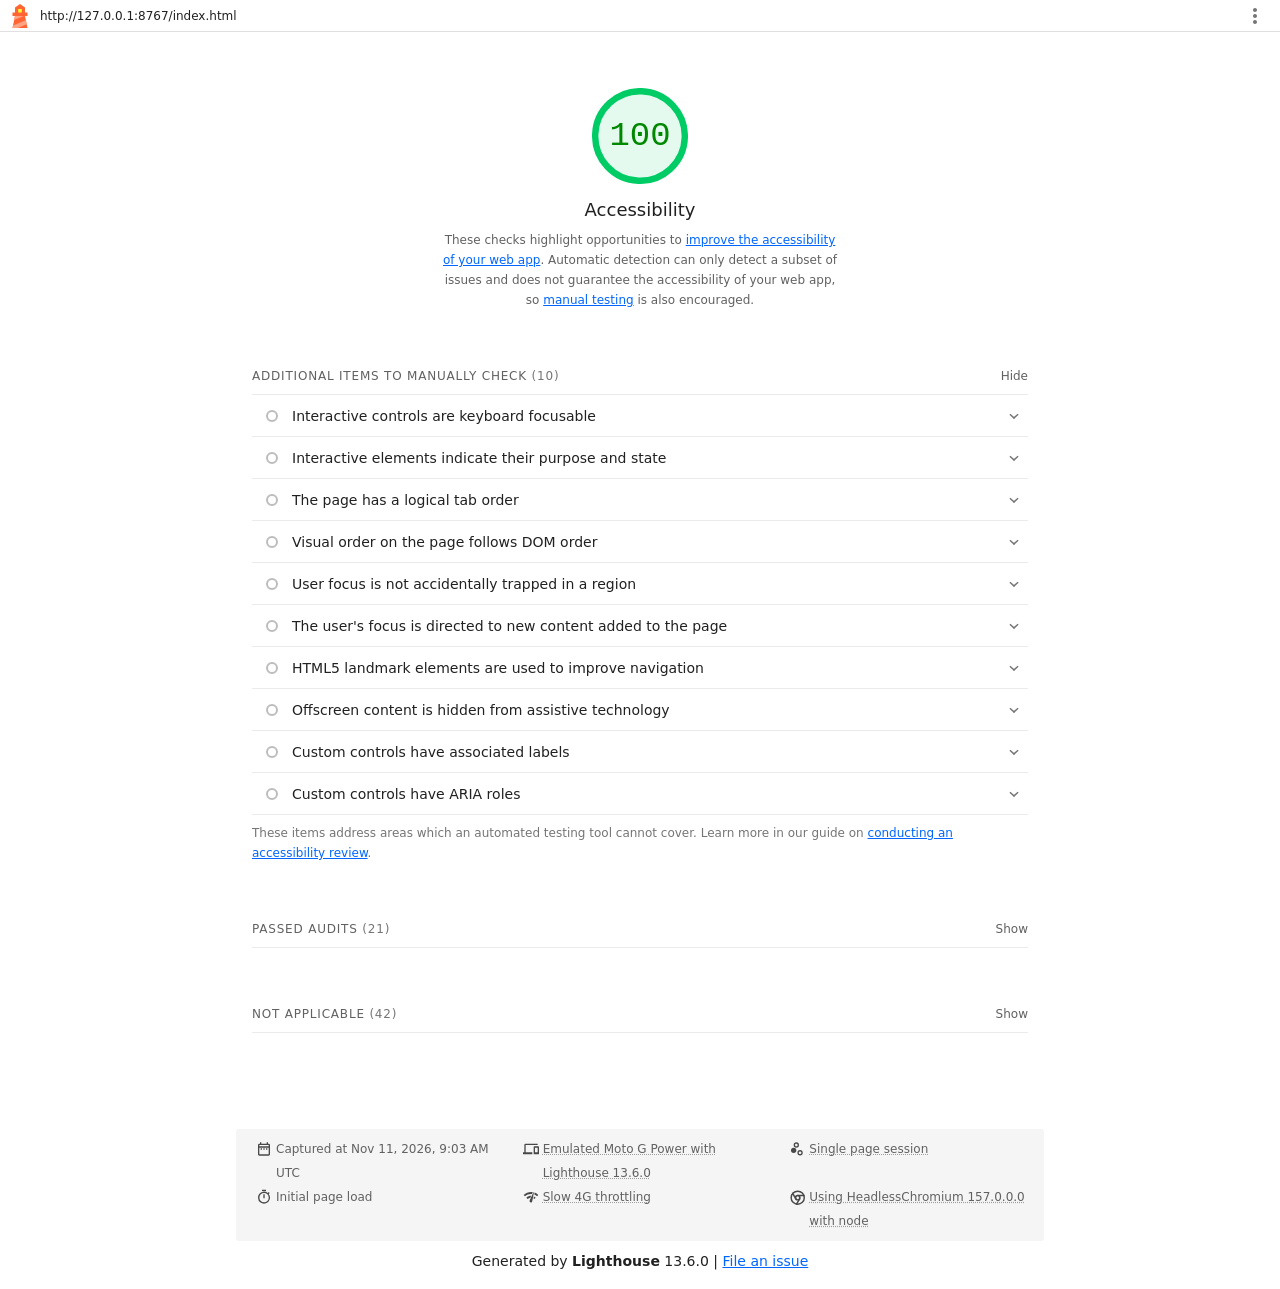
<file: lighthouse/index-accessibility.html>
<!--
@license
Copyright 2018 Google LLC
SPDX-License-Identifier: Apache-2.0
-->
<!doctype html>
<html lang="en">
<head>
  <meta charset="utf-8">
  <meta name="viewport" content="width=device-width, initial-scale=1, minimum-scale=1">
  <link rel="icon" href='data:image/svg+xml;utf8,<svg fill="none" xmlns="http://www.w3.org/2000/svg" viewBox="0 0 48 48"><path d="m14 7 10-7 10 7v10h5v7h-5l5 24H9l5-24H9v-7h5V7Z" fill="%23F63"/><path d="M31.561 24H14l-1.689 8.105L31.561 24ZM18.983 48H9l1.022-4.907L35.723 32.27l1.663 7.98L18.983 48Z" fill="%23FFA385"/><path fill="%23FF3" d="M20.5 10h7v7h-7z"/></svg>'>
  <title>Lighthouse Report</title>
  <style>body {margin: 0}</style>
</head>
<body>
  <noscript>Lighthouse report requires JavaScript. Please enable.</noscript>

  <div id="lh-log"></div>

  <script>window.__LIGHTHOUSE_JSON__ = {"lighthouseVersion":"13.6.0","requestedUrl":"http://127.0.0.1:8767/index.html","mainDocumentUrl":"http://127.0.0.1:8767/index.html","finalDisplayedUrl":"http://127.0.0.1:8767/index.html","finalUrl":"http://127.0.0.1:8767/index.html","fetchTime":"2026-11-11T09:03:44.376Z","gatherMode":"navigation","runWarnings":[],"userAgent":"Mozilla/5.0 (Windows NT 10.0; Win64; x64) AppleWebKit/537.36 (KHTML, like Gecko) HeadlessChrome/157.0.0.0 Safari/537.36","environment":{"networkUserAgent":"Mozilla/5.0 (Linux; Android 11; moto g power (2022)) AppleWebKit/537.36 (KHTML, like Gecko) Chrome/157.0.0.0 Mobile Safari/537.36","hostUserAgent":"Mozilla/5.0 (Windows NT 10.0; Win64; x64) AppleWebKit/537.36 (KHTML, like Gecko) HeadlessChrome/157.0.0.0 Safari/537.36","benchmarkIndex":3508.5,"credits":{"axe-core":"4.14.0"}},"audits":{"accesskeys":{"id":"accesskeys","title":"`[accesskey]` values are unique","description":"Access keys let users quickly focus a part of the page. For proper navigation, each access key must be unique. [Learn more about access keys](https://dequeuniversity.com/rules/axe/4.14/accesskeys).","score":null,"scoreDisplayMode":"notApplicable"},"aria-allowed-attr":{"id":"aria-allowed-attr","title":"`[aria-*]` attributes match their roles","description":"Each ARIA `role` supports a specific subset of `aria-*` attributes. Mismatching these invalidates the `aria-*` attributes. [Learn how to match ARIA attributes to their roles](https://dequeuniversity.com/rules/axe/4.14/aria-allowed-attr).","score":1,"scoreDisplayMode":"binary","details":{"type":"table","headings":[{"key":"node","valueType":"node","subItemsHeading":{"key":"relatedNode","valueType":"node"},"label":"Failing Elements"}],"items":[]}},"aria-allowed-role":{"id":"aria-allowed-role","title":"Uses ARIA roles only on compatible elements","description":"Many HTML elements can only be assigned certain ARIA roles. Using ARIA roles where they are not allowed can interfere with the accessibility of the web page. [Learn more about ARIA roles](https://dequeuniversity.com/rules/axe/4.14/aria-allowed-role).","score":null,"scoreDisplayMode":"notApplicable"},"aria-command-name":{"id":"aria-command-name","title":"`button`, `link`, and `menuitem` elements have accessible names","description":"When an element doesn't have an accessible name, screen readers announce it with a generic name, making it unusable for users who rely on screen readers. [Learn how to make command elements more accessible](https://dequeuniversity.com/rules/axe/4.14/aria-command-name).","score":null,"scoreDisplayMode":"notApplicable"},"aria-conditional-attr":{"id":"aria-conditional-attr","title":"ARIA attributes are used as specified for the element's role","description":"Some ARIA attributes are only allowed on an element under certain conditions. [Learn more about conditional ARIA attributes](https://dequeuniversity.com/rules/axe/4.14/aria-conditional-attr).","score":1,"scoreDisplayMode":"binary","details":{"type":"table","headings":[{"key":"node","valueType":"node","subItemsHeading":{"key":"relatedNode","valueType":"node"},"label":"Failing Elements"}],"items":[]}},"aria-deprecated-role":{"id":"aria-deprecated-role","title":"Deprecated ARIA roles were not used","description":"Deprecated ARIA roles may not be processed correctly by assistive technology. [Learn more about deprecated ARIA roles](https://dequeuniversity.com/rules/axe/4.14/aria-deprecated-role).","score":null,"scoreDisplayMode":"notApplicable"},"aria-dialog-name":{"id":"aria-dialog-name","title":"Elements with `role=\"dialog\"` or `role=\"alertdialog\"` have accessible names.","description":"ARIA dialog elements without accessible names may prevent screen readers users from discerning the purpose of these elements. [Learn how to make ARIA dialog elements more accessible](https://dequeuniversity.com/rules/axe/4.14/aria-dialog-name).","score":null,"scoreDisplayMode":"notApplicable"},"aria-hidden-body":{"id":"aria-hidden-body","title":"`[aria-hidden=\"true\"]` is not present on the document `\u003cbody>`","description":"Assistive technologies, like screen readers, work inconsistently when `aria-hidden=\"true\"` is set on the document `\u003cbody>`. [Learn how `aria-hidden` affects the document body](https://dequeuniversity.com/rules/axe/4.14/aria-hidden-body).","score":1,"scoreDisplayMode":"binary","details":{"type":"table","headings":[{"key":"node","valueType":"node","subItemsHeading":{"key":"relatedNode","valueType":"node"},"label":"Failing Elements"}],"items":[]}},"aria-hidden-focus":{"id":"aria-hidden-focus","title":"`[aria-hidden=\"true\"]` elements do not contain focusable descendents","description":"Focusable descendents within an `[aria-hidden=\"true\"]` element prevent those interactive elements from being available to users of assistive technologies like screen readers. [Learn how `aria-hidden` affects focusable elements](https://dequeuniversity.com/rules/axe/4.14/aria-hidden-focus).","score":null,"scoreDisplayMode":"notApplicable"},"aria-input-field-name":{"id":"aria-input-field-name","title":"ARIA input fields have accessible names","description":"When an input field doesn't have an accessible name, screen readers announce it with a generic name, making it unusable for users who rely on screen readers. [Learn more about input field labels](https://dequeuniversity.com/rules/axe/4.14/aria-input-field-name).","score":null,"scoreDisplayMode":"notApplicable"},"aria-meter-name":{"id":"aria-meter-name","title":"ARIA `meter` elements have accessible names","description":"When a meter element doesn't have an accessible name, screen readers announce it with a generic name, making it unusable for users who rely on screen readers. [Learn how to name `meter` elements](https://dequeuniversity.com/rules/axe/4.14/aria-meter-name).","score":null,"scoreDisplayMode":"notApplicable"},"aria-progressbar-name":{"id":"aria-progressbar-name","title":"ARIA `progressbar` elements have accessible names","description":"When a `progressbar` element doesn't have an accessible name, screen readers announce it with a generic name, making it unusable for users who rely on screen readers. [Learn how to label `progressbar` elements](https://dequeuniversity.com/rules/axe/4.14/aria-progressbar-name).","score":null,"scoreDisplayMode":"notApplicable"},"aria-prohibited-attr":{"id":"aria-prohibited-attr","title":"Elements use only permitted ARIA attributes","description":"Using ARIA attributes in roles where they are prohibited can mean that important information is not communicated to users of assistive technologies. [Learn more about prohibited ARIA roles](https://dequeuniversity.com/rules/axe/4.14/aria-prohibited-attr).","score":1,"scoreDisplayMode":"binary","details":{"type":"table","headings":[{"key":"node","valueType":"node","subItemsHeading":{"key":"relatedNode","valueType":"node"},"label":"Failing Elements"}],"items":[]}},"aria-required-attr":{"id":"aria-required-attr","title":"`[role]`s have all required `[aria-*]` attributes","description":"Some ARIA roles have required attributes that describe the state of the element to screen readers. [Learn more about roles and required attributes](https://dequeuniversity.com/rules/axe/4.14/aria-required-attr).","score":null,"scoreDisplayMode":"notApplicable"},"aria-required-children":{"id":"aria-required-children","title":"Elements with an ARIA `[role]` that require children to contain a specific `[role]` have all required children.","description":"Some ARIA parent roles must contain specific child roles to perform their intended accessibility functions. [Learn more about roles and required children elements](https://dequeuniversity.com/rules/axe/4.14/aria-required-children).","score":null,"scoreDisplayMode":"notApplicable"},"aria-required-parent":{"id":"aria-required-parent","title":"`[role]`s are contained by their required parent element","description":"Some ARIA child roles must be contained by specific parent roles to properly perform their intended accessibility functions. [Learn more about ARIA roles and required parent element](https://dequeuniversity.com/rules/axe/4.14/aria-required-parent).","score":null,"scoreDisplayMode":"notApplicable"},"aria-roles":{"id":"aria-roles","title":"`[role]` values are valid","description":"ARIA roles must have valid values in order to perform their intended accessibility functions. [Learn more about valid ARIA roles](https://dequeuniversity.com/rules/axe/4.14/aria-roles).","score":null,"scoreDisplayMode":"notApplicable"},"aria-text":{"id":"aria-text","title":"Elements with the `role=text` attribute do not have focusable descendents.","description":"Adding `role=text` around a text node split by markup enables VoiceOver to treat it as one phrase, but the element's focusable descendents will not be announced. [Learn more about the `role=text` attribute](https://dequeuniversity.com/rules/axe/4.14/aria-text).","score":null,"scoreDisplayMode":"notApplicable"},"aria-toggle-field-name":{"id":"aria-toggle-field-name","title":"ARIA toggle fields have accessible names","description":"When a toggle field doesn't have an accessible name, screen readers announce it with a generic name, making it unusable for users who rely on screen readers. [Learn more about toggle fields](https://dequeuniversity.com/rules/axe/4.14/aria-toggle-field-name).","score":null,"scoreDisplayMode":"notApplicable"},"aria-tooltip-name":{"id":"aria-tooltip-name","title":"ARIA `tooltip` elements have accessible names","description":"When a tooltip element doesn't have an accessible name, screen readers announce it with a generic name, making it unusable for users who rely on screen readers. [Learn how to name `tooltip` elements](https://dequeuniversity.com/rules/axe/4.14/aria-tooltip-name).","score":null,"scoreDisplayMode":"notApplicable"},"aria-treeitem-name":{"id":"aria-treeitem-name","title":"ARIA `treeitem` elements have accessible names","description":"When a `treeitem` element doesn't have an accessible name, screen readers announce it with a generic name, making it unusable for users who rely on screen readers. [Learn more about labeling `treeitem` elements](https://dequeuniversity.com/rules/axe/4.14/aria-treeitem-name).","score":null,"scoreDisplayMode":"notApplicable"},"aria-valid-attr-value":{"id":"aria-valid-attr-value","title":"`[aria-*]` attributes have valid values","description":"Assistive technologies, like screen readers, can't interpret ARIA attributes with invalid values. [Learn more about valid values for ARIA attributes](https://dequeuniversity.com/rules/axe/4.14/aria-valid-attr-value).","score":1,"scoreDisplayMode":"binary","details":{"type":"table","headings":[{"key":"node","valueType":"node","subItemsHeading":{"key":"relatedNode","valueType":"node"},"label":"Failing Elements"}],"items":[]}},"aria-valid-attr":{"id":"aria-valid-attr","title":"`[aria-*]` attributes are valid and not misspelled","description":"Assistive technologies, like screen readers, can't interpret ARIA attributes with invalid names. [Learn more about valid ARIA attributes](https://dequeuniversity.com/rules/axe/4.14/aria-valid-attr).","score":1,"scoreDisplayMode":"binary","details":{"type":"table","headings":[{"key":"node","valueType":"node","subItemsHeading":{"key":"relatedNode","valueType":"node"},"label":"Failing Elements"}],"items":[]}},"button-name":{"id":"button-name","title":"Buttons have an accessible name","description":"When a button doesn't have an accessible name, screen readers announce it as \"button\", making it unusable for users who rely on screen readers. [Learn how to make buttons more accessible](https://dequeuniversity.com/rules/axe/4.14/button-name).","score":1,"scoreDisplayMode":"binary","details":{"type":"table","headings":[{"key":"node","valueType":"node","subItemsHeading":{"key":"relatedNode","valueType":"node"},"label":"Failing Elements"}],"items":[]}},"bypass":{"id":"bypass","title":"The page contains a heading, skip link, or landmark region","description":"Adding ways to bypass repetitive content lets keyboard users navigate the page more efficiently. [Learn more about bypass blocks](https://dequeuniversity.com/rules/axe/4.14/bypass).","score":null,"scoreDisplayMode":"notApplicable"},"color-contrast":{"id":"color-contrast","title":"Background and foreground colors have a sufficient contrast ratio","description":"Low-contrast text is difficult or impossible for many users to read. [Learn how to provide sufficient color contrast](https://dequeuniversity.com/rules/axe/4.14/color-contrast).","score":1,"scoreDisplayMode":"binary","details":{"type":"table","headings":[{"key":"node","valueType":"node","subItemsHeading":{"key":"relatedNode","valueType":"node"},"label":"Failing Elements"}],"items":[]}},"definition-list":{"id":"definition-list","title":"`\u003cdl>`'s contain only properly-ordered `\u003cdt>` and `\u003cdd>` groups, `\u003cscript>`, `\u003ctemplate>` or `\u003cdiv>` elements.","description":"When definition lists are not properly marked up, screen readers may produce confusing or inaccurate output. [Learn how to structure definition lists correctly](https://dequeuniversity.com/rules/axe/4.14/definition-list).","score":null,"scoreDisplayMode":"notApplicable"},"dlitem":{"id":"dlitem","title":"Definition list items are wrapped in `\u003cdl>` elements","description":"Definition list items (`\u003cdt>` and `\u003cdd>`) must be wrapped in a parent `\u003cdl>` element to ensure that screen readers can properly announce them. [Learn how to structure definition lists correctly](https://dequeuniversity.com/rules/axe/4.14/dlitem).","score":null,"scoreDisplayMode":"notApplicable"},"document-title":{"id":"document-title","title":"Document has a `\u003ctitle>` element","description":"The title gives screen reader users an overview of the page, and search engine users rely on it heavily to determine if a page is relevant to their search. [Learn more about document titles](https://dequeuniversity.com/rules/axe/4.14/document-title).","score":1,"scoreDisplayMode":"binary","details":{"type":"table","headings":[{"key":"node","valueType":"node","subItemsHeading":{"key":"relatedNode","valueType":"node"},"label":"Failing Elements"}],"items":[]}},"duplicate-id-aria":{"id":"duplicate-id-aria","title":"ARIA IDs are unique","description":"The value of an ARIA ID must be unique to prevent other instances from being overlooked by assistive technologies. [Learn how to fix duplicate ARIA IDs](https://dequeuniversity.com/rules/axe/4.14/duplicate-id-aria).","score":null,"scoreDisplayMode":"notApplicable"},"empty-heading":{"id":"empty-heading","title":"All heading elements contain content.","description":"A heading with no content or inaccessible text prevent screen reader users from accessing information on the page's structure. [Learn more about headings](https://dequeuniversity.com/rules/axe/4.14/empty-heading).","score":null,"scoreDisplayMode":"notApplicable"},"form-field-multiple-labels":{"id":"form-field-multiple-labels","title":"No form fields have multiple labels","description":"Form fields with multiple labels can be confusingly announced by assistive technologies like screen readers which use either the first, the last, or all of the labels. [Learn how to use form labels](https://dequeuniversity.com/rules/axe/4.14/form-field-multiple-labels).","score":null,"scoreDisplayMode":"notApplicable"},"frame-title":{"id":"frame-title","title":"`\u003cframe>` or `\u003ciframe>` elements have a title","description":"Screen reader users rely on frame titles to describe the contents of frames. [Learn more about frame titles](https://dequeuniversity.com/rules/axe/4.14/frame-title).","score":null,"scoreDisplayMode":"notApplicable"},"heading-order":{"id":"heading-order","title":"Heading elements appear in a sequentially-descending order","description":"Properly ordered headings that do not skip levels convey the semantic structure of the page, making it easier to navigate and understand when using assistive technologies. [Learn more about heading order](https://dequeuniversity.com/rules/axe/4.14/heading-order).","score":1,"scoreDisplayMode":"binary","details":{"type":"table","headings":[{"key":"node","valueType":"node","subItemsHeading":{"key":"relatedNode","valueType":"node"},"label":"Failing Elements"}],"items":[]}},"html-has-lang":{"id":"html-has-lang","title":"`\u003chtml>` element has a `[lang]` attribute","description":"If a page doesn't specify a `lang` attribute, a screen reader assumes that the page is in the default language that the user chose when setting up the screen reader. If the page isn't actually in the default language, then the screen reader might not announce the page's text correctly. [Learn more about the `lang` attribute](https://dequeuniversity.com/rules/axe/4.14/html-has-lang).","score":1,"scoreDisplayMode":"binary","details":{"type":"table","headings":[{"key":"node","valueType":"node","subItemsHeading":{"key":"relatedNode","valueType":"node"},"label":"Failing Elements"}],"items":[]}},"html-lang-valid":{"id":"html-lang-valid","title":"`\u003chtml>` element has a valid value for its `[lang]` attribute","description":"Specifying a valid [BCP 47 language](https://www.w3.org/International/questions/qa-choosing-language-tags#question) helps screen readers announce text properly. [Learn how to use the `lang` attribute](https://dequeuniversity.com/rules/axe/4.14/html-lang-valid).","score":1,"scoreDisplayMode":"binary","details":{"type":"table","headings":[{"key":"node","valueType":"node","subItemsHeading":{"key":"relatedNode","valueType":"node"},"label":"Failing Elements"}],"items":[]}},"html-xml-lang-mismatch":{"id":"html-xml-lang-mismatch","title":"`\u003chtml>` element has an `[xml:lang]` attribute with the same base language as the `[lang]` attribute.","description":"If the webpage does not specify a consistent language, then the screen reader might not announce the page's text correctly. [Learn more about the `lang` attribute](https://dequeuniversity.com/rules/axe/4.14/html-xml-lang-mismatch).","score":null,"scoreDisplayMode":"notApplicable"},"identical-links-same-purpose":{"id":"identical-links-same-purpose","title":"Identical links have the same purpose.","description":"Links with the same destination should have the same description, to help users understand the link's purpose and decide whether to follow it. [Learn more about identical links](https://dequeuniversity.com/rules/axe/4.14/identical-links-same-purpose).","score":null,"scoreDisplayMode":"notApplicable"},"image-alt":{"id":"image-alt","title":"Image elements have `[alt]` attributes","description":"Informative elements should aim for short, descriptive alternate text. Decorative elements can be ignored with an empty alt attribute. [Learn more about the `alt` attribute](https://dequeuniversity.com/rules/axe/4.14/image-alt).","score":1,"scoreDisplayMode":"binary","details":{"type":"table","headings":[{"key":"node","valueType":"node","subItemsHeading":{"key":"relatedNode","valueType":"node"},"label":"Failing Elements"}],"items":[]}},"image-redundant-alt":{"id":"image-redundant-alt","title":"Image elements do not have `[alt]` attributes that are redundant text.","description":"Informative elements should aim for short, descriptive alternative text. Alternative text that is exactly the same as the text adjacent to the link or image is potentially confusing for screen reader users, because the text will be read twice. [Learn more about the `alt` attribute](https://dequeuniversity.com/rules/axe/4.14/image-redundant-alt).","score":null,"scoreDisplayMode":"notApplicable"},"input-button-name":{"id":"input-button-name","title":"Input buttons have discernible text.","description":"Adding discernable and accessible text to input buttons may help screen reader users understand the purpose of the input button. [Learn more about input buttons](https://dequeuniversity.com/rules/axe/4.14/input-button-name).","score":null,"scoreDisplayMode":"notApplicable"},"input-image-alt":{"id":"input-image-alt","title":"`\u003cinput type=\"image\">` elements have `[alt]` text","description":"When an image is being used as an `\u003cinput>` button, providing alternative text can help screen reader users understand the purpose of the button. [Learn about input image alt text](https://dequeuniversity.com/rules/axe/4.14/input-image-alt).","score":null,"scoreDisplayMode":"notApplicable"},"label-content-name-mismatch":{"id":"label-content-name-mismatch","title":"Elements with visible text labels have matching accessible names.","description":"Visible text labels that do not match the accessible name can result in a confusing experience for screen reader users. [Learn more about accessible names](https://dequeuniversity.com/rules/axe/4.14/label-content-name-mismatch).","score":null,"scoreDisplayMode":"notApplicable"},"label":{"id":"label","title":"Form elements have associated labels","description":"Labels ensure that form controls are announced properly by assistive technologies, like screen readers. [Learn more about form element labels](https://dequeuniversity.com/rules/axe/4.14/label).","score":null,"scoreDisplayMode":"notApplicable"},"landmark-one-main":{"id":"landmark-one-main","title":"Document has a main landmark.","description":"One main landmark helps screen reader users navigate a web page. [Learn more about landmarks](https://dequeuniversity.com/rules/axe/4.14/landmark-one-main).","score":1,"scoreDisplayMode":"binary","details":{"type":"table","headings":[{"key":"node","valueType":"node","subItemsHeading":{"key":"relatedNode","valueType":"node"},"label":"Failing Elements"}],"items":[]}},"link-name":{"id":"link-name","title":"Links have a discernible name","description":"Link text (and alternate text for images, when used as links) that is discernible, unique, and focusable improves the navigation experience for screen reader users. [Learn how to make links accessible](https://dequeuniversity.com/rules/axe/4.14/link-name).","score":1,"scoreDisplayMode":"binary","details":{"type":"table","headings":[{"key":"node","valueType":"node","subItemsHeading":{"key":"relatedNode","valueType":"node"},"label":"Failing Elements"}],"items":[]}},"link-in-text-block":{"id":"link-in-text-block","title":"Links are distinguishable without relying on color.","description":"Low-contrast text is difficult or impossible for many users to read. Link text that is discernible improves the experience for users with low vision. [Learn how to make links distinguishable](https://dequeuniversity.com/rules/axe/4.14/link-in-text-block).","score":null,"scoreDisplayMode":"notApplicable"},"list":{"id":"list","title":"Lists contain only `\u003cli>` elements and script supporting elements (`\u003cscript>` and `\u003ctemplate>`).","description":"Screen readers have a specific way of announcing lists. Ensuring proper list structure aids screen reader output. [Learn more about proper list structure](https://dequeuniversity.com/rules/axe/4.14/list).","score":1,"scoreDisplayMode":"binary","details":{"type":"table","headings":[{"key":"node","valueType":"node","subItemsHeading":{"key":"relatedNode","valueType":"node"},"label":"Failing Elements"}],"items":[]}},"listitem":{"id":"listitem","title":"List items (`\u003cli>`) are contained within `\u003cul>`, `\u003col>` or `\u003cmenu>` parent elements","description":"Screen readers require list items (`\u003cli>`) to be contained within a parent `\u003cul>`, `\u003col>` or `\u003cmenu>` to be announced properly. [Learn more about proper list structure](https://dequeuniversity.com/rules/axe/4.14/listitem).","score":1,"scoreDisplayMode":"binary","details":{"type":"table","headings":[{"key":"node","valueType":"node","subItemsHeading":{"key":"relatedNode","valueType":"node"},"label":"Failing Elements"}],"items":[]}},"meta-refresh":{"id":"meta-refresh","title":"The document does not use `\u003cmeta http-equiv=\"refresh\">`","description":"Users do not expect a page to refresh automatically, and doing so will move focus back to the top of the page. This may create a frustrating or confusing experience. [Learn more about the refresh meta tag](https://dequeuniversity.com/rules/axe/4.14/meta-refresh).","score":null,"scoreDisplayMode":"notApplicable"},"meta-viewport":{"id":"meta-viewport","title":"`[user-scalable=\"no\"]` is not used in the `\u003cmeta name=\"viewport\">` element and the `[maximum-scale]` attribute is not less than 5.","description":"Disabling zooming is problematic for users with low vision who rely on screen magnification to properly see the contents of a web page. [Learn more about the viewport meta tag](https://dequeuniversity.com/rules/axe/4.14/meta-viewport).","score":1,"scoreDisplayMode":"binary","details":{"type":"table","headings":[{"key":"node","valueType":"node","subItemsHeading":{"key":"relatedNode","valueType":"node"},"label":"Failing Elements"}],"items":[]}},"object-alt":{"id":"object-alt","title":"`\u003cobject>` elements have alternate text","description":"Screen readers cannot translate non-text content. Adding alternate text to `\u003cobject>` elements helps screen readers convey meaning to users. [Learn more about alt text for `object` elements](https://dequeuniversity.com/rules/axe/4.14/object-alt).","score":null,"scoreDisplayMode":"notApplicable"},"select-name":{"id":"select-name","title":"Select elements have associated label elements.","description":"Form elements without effective labels can create frustrating experiences for screen reader users. [Learn more about the `select` element](https://dequeuniversity.com/rules/axe/4.14/select-name).","score":null,"scoreDisplayMode":"notApplicable"},"skip-link":{"id":"skip-link","title":"Skip links are focusable.","description":"Including a skip link can help users skip to the main content to save time. [Learn more about skip links](https://dequeuniversity.com/rules/axe/4.14/skip-link).","score":1,"scoreDisplayMode":"binary","details":{"type":"table","headings":[{"key":"node","valueType":"node","subItemsHeading":{"key":"relatedNode","valueType":"node"},"label":"Failing Elements"}],"items":[]}},"tabindex":{"id":"tabindex","title":"No element has a `[tabindex]` value greater than 0","description":"A value greater than 0 implies an explicit navigation ordering. Although technically valid, this often creates frustrating experiences for users who rely on assistive technologies. [Learn more about the `tabindex` attribute](https://dequeuniversity.com/rules/axe/4.14/tabindex).","score":1,"scoreDisplayMode":"binary","details":{"type":"table","headings":[{"key":"node","valueType":"node","subItemsHeading":{"key":"relatedNode","valueType":"node"},"label":"Failing Elements"}],"items":[]}},"table-duplicate-name":{"id":"table-duplicate-name","title":"Tables have different content in the summary attribute and `\u003ccaption>`.","description":"The summary attribute should describe the table structure, while `\u003ccaption>` should have the onscreen title. Accurate table mark-up helps users of screen readers. [Learn more about summary and caption](https://dequeuniversity.com/rules/axe/4.14/table-duplicate-name).","score":null,"scoreDisplayMode":"notApplicable"},"table-fake-caption":{"id":"table-fake-caption","title":"Tables use `\u003ccaption>` instead of cells with the `[colspan]` attribute to indicate a caption.","description":"Screen readers have features to make navigating tables easier. Ensuring that tables use the actual caption element instead of cells with the `[colspan]` attribute may improve the experience for screen reader users. [Learn more about captions](https://dequeuniversity.com/rules/axe/4.14/table-fake-caption).","score":null,"scoreDisplayMode":"notApplicable"},"target-size":{"id":"target-size","title":"Touch targets have sufficient size and spacing.","description":"Touch targets with sufficient size and spacing help users who may have difficulty targeting small controls to activate the targets. [Learn more about touch targets](https://dequeuniversity.com/rules/axe/4.14/target-size).","score":1,"scoreDisplayMode":"binary","details":{"type":"table","headings":[{"key":"node","valueType":"node","subItemsHeading":{"key":"relatedNode","valueType":"node"},"label":"Failing Elements"}],"items":[]}},"td-has-header":{"id":"td-has-header","title":"`\u003ctd>` elements in a large `\u003ctable>` have one or more table headers.","description":"Screen readers have features to make navigating tables easier. Ensuring that `\u003ctd>` elements in a large table (3 or more cells in width and height) have an associated table header may improve the experience for screen reader users. [Learn more about table headers](https://dequeuniversity.com/rules/axe/4.14/td-has-header).","score":null,"scoreDisplayMode":"notApplicable"},"td-headers-attr":{"id":"td-headers-attr","title":"Cells in a `\u003ctable>` element that use the `[headers]` attribute refer to table cells within the same table.","description":"Screen readers have features to make navigating tables easier. Ensuring `\u003ctd>` cells using the `[headers]` attribute only refer to other cells in the same table may improve the experience for screen reader users. [Learn more about the `headers` attribute](https://dequeuniversity.com/rules/axe/4.14/td-headers-attr).","score":null,"scoreDisplayMode":"notApplicable"},"th-has-data-cells":{"id":"th-has-data-cells","title":"`\u003cth>` elements and elements with `[role=\"columnheader\"/\"rowheader\"]` have data cells they describe.","description":"Screen readers have features to make navigating tables easier. Ensuring table headers always refer to some set of cells may improve the experience for screen reader users. [Learn more about table headers](https://dequeuniversity.com/rules/axe/4.14/th-has-data-cells).","score":null,"scoreDisplayMode":"notApplicable"},"valid-lang":{"id":"valid-lang","title":"`[lang]` attributes have a valid value","description":"Specifying a valid [BCP 47 language](https://www.w3.org/International/questions/qa-choosing-language-tags#question) on elements helps ensure that text is pronounced correctly by a screen reader. [Learn how to use the `lang` attribute](https://dequeuniversity.com/rules/axe/4.14/valid-lang).","score":null,"scoreDisplayMode":"notApplicable"},"video-caption":{"id":"video-caption","title":"`\u003cvideo>` elements contain a `\u003ctrack>` element with `[kind=\"captions\"]`","description":"When a video provides a caption it is easier for deaf and hearing impaired users to access its information. [Learn more about video captions](https://dequeuniversity.com/rules/axe/4.14/video-caption).","score":null,"scoreDisplayMode":"notApplicable"},"custom-controls-labels":{"id":"custom-controls-labels","title":"Custom controls have associated labels","description":"Custom interactive controls have associated labels, provided by aria-label or aria-labelledby. [Learn more about custom controls and labels](https://developer.chrome.com/docs/lighthouse/accessibility/custom-controls-labels/).","score":null,"scoreDisplayMode":"manual"},"custom-controls-roles":{"id":"custom-controls-roles","title":"Custom controls have ARIA roles","description":"Custom interactive controls have appropriate ARIA roles. [Learn how to add roles to custom controls](https://developer.chrome.com/docs/lighthouse/accessibility/custom-control-roles/).","score":null,"scoreDisplayMode":"manual"},"focus-traps":{"id":"focus-traps","title":"User focus is not accidentally trapped in a region","description":"A user can tab into and out of any control or region without accidentally trapping their focus. [Learn how to avoid focus traps](https://developer.chrome.com/docs/lighthouse/accessibility/focus-traps/).","score":null,"scoreDisplayMode":"manual"},"focusable-controls":{"id":"focusable-controls","title":"Interactive controls are keyboard focusable","description":"Custom interactive controls are keyboard focusable and display a focus indicator. [Learn how to make custom controls focusable](https://developer.chrome.com/docs/lighthouse/accessibility/focusable-controls/).","score":null,"scoreDisplayMode":"manual"},"interactive-element-affordance":{"id":"interactive-element-affordance","title":"Interactive elements indicate their purpose and state","description":"Interactive elements, such as links and buttons, should indicate their state and be distinguishable from non-interactive elements. [Learn how to decorate interactive elements with affordance hints](https://developer.chrome.com/docs/lighthouse/accessibility/interactive-element-affordance/).","score":null,"scoreDisplayMode":"manual"},"logical-tab-order":{"id":"logical-tab-order","title":"The page has a logical tab order","description":"Tabbing through the page follows the visual layout. Users cannot focus elements that are offscreen. [Learn more about logical tab ordering](https://developer.chrome.com/docs/lighthouse/accessibility/logical-tab-order/).","score":null,"scoreDisplayMode":"manual"},"managed-focus":{"id":"managed-focus","title":"The user's focus is directed to new content added to the page","description":"If new content, such as a dialog, is added to the page, the user's focus is directed to it. [Learn how to direct focus to new content](https://developer.chrome.com/docs/lighthouse/accessibility/managed-focus/).","score":null,"scoreDisplayMode":"manual"},"offscreen-content-hidden":{"id":"offscreen-content-hidden","title":"Offscreen content is hidden from assistive technology","description":"Offscreen content is hidden with display: none or aria-hidden=true. [Learn how to properly hide offscreen content](https://developer.chrome.com/docs/lighthouse/accessibility/offscreen-content-hidden/).","score":null,"scoreDisplayMode":"manual"},"use-landmarks":{"id":"use-landmarks","title":"HTML5 landmark elements are used to improve navigation","description":"Landmark elements (`\u003cmain>`, `\u003cnav>`, etc.) are used to improve the keyboard navigation of the page for assistive technology. [Learn more about landmark elements](https://developer.chrome.com/docs/lighthouse/accessibility/use-landmarks/).","score":null,"scoreDisplayMode":"manual"},"visual-order-follows-dom":{"id":"visual-order-follows-dom","title":"Visual order on the page follows DOM order","description":"DOM order matches the visual order, improving navigation for assistive technology. [Learn more about DOM and visual ordering](https://developer.chrome.com/docs/lighthouse/accessibility/visual-order-follows-dom/).","score":null,"scoreDisplayMode":"manual"},"autocomplete-valid":{"id":"autocomplete-valid","title":"`autocomplete` attributes are used correctly","description":"The `autocomplete` attribute values must be valid and correctly applied for screen readers to function correctly. [Learn more about valid autocomplete values](https://dequeuniversity.com/rules/axe/4.14/autocomplete-valid).","score":null,"scoreDisplayMode":"notApplicable"},"presentation-role-conflict":{"id":"presentation-role-conflict","title":"Elements with `role=\"none\"` or `role=\"presentation\"` do not have conflicts","description":"There are certain cases where the semantic role of an element with `role=\"none\"` or `role=\"presentation\"` does not resolve to none or presentation. To ensure the element remains removed from the accessibility tree, you should not add any global ARIA attributes to the element or make it focusable. [Learn more about presentation role conflict](https://dequeuniversity.com/rules/axe/4.14/presentation-role-conflict).","score":null,"scoreDisplayMode":"notApplicable"},"svg-img-alt":{"id":"svg-img-alt","title":"SVG elements with an `img` role have an accessible text alternative","description":"Ensures SVG elements with an `img`, `graphics-document` or `graphics-symbol` role have an accessible text alternative. [Learn more about SVG alt text](https://dequeuniversity.com/rules/axe/4.14/svg-img-alt).","score":null,"scoreDisplayMode":"notApplicable"}},"configSettings":{"output":["html","json"],"maxWaitForFcp":30000,"maxWaitForLoad":45000,"pauseAfterFcpMs":1000,"pauseAfterLoadMs":1000,"networkQuietThresholdMs":1000,"cpuQuietThresholdMs":1000,"formFactor":"mobile","throttling":{"rttMs":150,"throughputKbps":1638.4,"requestLatencyMs":562.5,"downloadThroughputKbps":1474.5600000000002,"uploadThroughputKbps":675,"cpuSlowdownMultiplier":4},"throttlingMethod":"simulate","screenEmulation":{"mobile":true,"width":412,"height":823,"deviceScaleFactor":1.75,"disabled":false},"emulatedUserAgent":"Mozilla/5.0 (Linux; Android 11; moto g power (2022)) AppleWebKit/537.36 (KHTML, like Gecko) Chrome/136.0.0.0 Mobile Safari/537.36","auditMode":false,"gatherMode":false,"clearStorageTypes":["file_systems","shader_cache","service_workers","cache_storage"],"disableStorageReset":false,"debugNavigation":false,"channel":"node","usePassiveGathering":false,"disableFullPageScreenshot":false,"skipAboutBlank":false,"blankPage":"about:blank","ignoreStatusCode":false,"locale":"en-US","blockedUrlPatterns":null,"additionalTraceCategories":null,"extraHeaders":null,"precomputedLanternData":null,"onlyAudits":null,"onlyCategories":["accessibility"],"skipAudits":null},"categories":{"accessibility":{"title":"Accessibility","description":"These checks highlight opportunities to [improve the accessibility of your web app](https://developer.chrome.com/docs/lighthouse/accessibility/). Automatic detection can only detect a subset of issues and does not guarantee the accessibility of your web app, so [manual testing](https://web.dev/articles/how-to-review) is also encouraged.","manualDescription":"These items address areas which an automated testing tool cannot cover. Learn more in our guide on [conducting an accessibility review](https://web.dev/articles/how-to-review).","supportedModes":["navigation","snapshot"],"auditRefs":[{"id":"accesskeys","weight":0,"group":"a11y-navigation"},{"id":"aria-allowed-attr","weight":10,"group":"a11y-aria"},{"id":"aria-command-name","weight":0,"group":"a11y-aria"},{"id":"aria-conditional-attr","weight":7,"group":"a11y-aria"},{"id":"aria-deprecated-role","weight":0,"group":"a11y-aria"},{"id":"aria-dialog-name","weight":0,"group":"a11y-aria"},{"id":"aria-hidden-body","weight":10,"group":"a11y-aria"},{"id":"aria-hidden-focus","weight":0,"group":"a11y-aria"},{"id":"aria-input-field-name","weight":0,"group":"a11y-aria"},{"id":"aria-meter-name","weight":0,"group":"a11y-aria"},{"id":"aria-progressbar-name","weight":0,"group":"a11y-aria"},{"id":"aria-prohibited-attr","weight":7,"group":"a11y-aria"},{"id":"aria-required-attr","weight":0,"group":"a11y-aria"},{"id":"aria-required-children","weight":0,"group":"a11y-aria"},{"id":"aria-required-parent","weight":0,"group":"a11y-aria"},{"id":"aria-roles","weight":0,"group":"a11y-aria"},{"id":"aria-text","weight":0,"group":"a11y-aria"},{"id":"aria-toggle-field-name","weight":0,"group":"a11y-aria"},{"id":"aria-tooltip-name","weight":0,"group":"a11y-aria"},{"id":"aria-treeitem-name","weight":0,"group":"a11y-aria"},{"id":"aria-valid-attr-value","weight":10,"group":"a11y-aria"},{"id":"aria-valid-attr","weight":10,"group":"a11y-aria"},{"id":"button-name","weight":10,"group":"a11y-names-labels"},{"id":"bypass","weight":0,"group":"a11y-navigation"},{"id":"color-contrast","weight":7,"group":"a11y-color-contrast"},{"id":"definition-list","weight":0,"group":"a11y-tables-lists"},{"id":"dlitem","weight":0,"group":"a11y-tables-lists"},{"id":"document-title","weight":7,"group":"a11y-names-labels"},{"id":"duplicate-id-aria","weight":0,"group":"a11y-aria"},{"id":"form-field-multiple-labels","weight":0,"group":"a11y-names-labels"},{"id":"frame-title","weight":0,"group":"a11y-names-labels"},{"id":"heading-order","weight":3,"group":"a11y-navigation"},{"id":"html-has-lang","weight":7,"group":"a11y-language"},{"id":"html-lang-valid","weight":7,"group":"a11y-language"},{"id":"html-xml-lang-mismatch","weight":0,"group":"a11y-language"},{"id":"image-alt","weight":10,"group":"a11y-names-labels"},{"id":"input-button-name","weight":0,"group":"a11y-names-labels"},{"id":"input-image-alt","weight":0,"group":"a11y-names-labels"},{"id":"label","weight":0,"group":"a11y-names-labels"},{"id":"link-in-text-block","weight":0,"group":"a11y-color-contrast"},{"id":"link-name","weight":7,"group":"a11y-names-labels"},{"id":"list","weight":7,"group":"a11y-tables-lists"},{"id":"listitem","weight":7,"group":"a11y-tables-lists"},{"id":"meta-refresh","weight":0,"group":"a11y-best-practices"},{"id":"meta-viewport","weight":10,"group":"a11y-best-practices"},{"id":"object-alt","weight":0,"group":"a11y-names-labels"},{"id":"select-name","weight":0,"group":"a11y-names-labels"},{"id":"skip-link","weight":3,"group":"a11y-names-labels"},{"id":"tabindex","weight":7,"group":"a11y-navigation"},{"id":"target-size","weight":7,"group":"a11y-best-practices"},{"id":"td-headers-attr","weight":0,"group":"a11y-tables-lists"},{"id":"th-has-data-cells","weight":0,"group":"a11y-tables-lists"},{"id":"valid-lang","weight":0,"group":"a11y-language"},{"id":"video-caption","weight":0,"group":"a11y-audio-video"},{"id":"landmark-one-main","weight":3,"group":"a11y-best-practices"},{"id":"autocomplete-valid","weight":0,"group":"a11y-best-practices"},{"id":"presentation-role-conflict","weight":0,"group":"a11y-best-practices"},{"id":"svg-img-alt","weight":0,"group":"a11y-best-practices"},{"id":"focusable-controls","weight":0},{"id":"interactive-element-affordance","weight":0},{"id":"logical-tab-order","weight":0},{"id":"visual-order-follows-dom","weight":0},{"id":"focus-traps","weight":0},{"id":"managed-focus","weight":0},{"id":"use-landmarks","weight":0},{"id":"offscreen-content-hidden","weight":0},{"id":"custom-controls-labels","weight":0},{"id":"custom-controls-roles","weight":0},{"id":"table-duplicate-name","weight":0,"group":"a11y-best-practices"},{"id":"empty-heading","weight":0,"group":"a11y-best-practices"},{"id":"aria-allowed-role","weight":0,"group":"a11y-best-practices"},{"id":"image-redundant-alt","weight":0,"group":"a11y-names-labels"},{"id":"identical-links-same-purpose","weight":0,"group":"a11y-best-practices"},{"id":"label-content-name-mismatch","weight":0,"group":"hidden"},{"id":"table-fake-caption","weight":0,"group":"hidden"},{"id":"td-has-header","weight":0,"group":"hidden"}],"id":"accessibility","score":1}},"categoryGroups":{"metrics":{"title":"Metrics"},"insights":{"title":"Insights","description":"These insights are also available in the Chrome DevTools Performance Panel - [record a trace](https://developer.chrome.com/docs/devtools/performance/reference) to view more detailed information."},"diagnostics":{"title":"Diagnostics","description":"More information about the performance of your application. These numbers don't [directly affect](https://developer.chrome.com/docs/lighthouse/performance/performance-scoring/) the Performance score."},"a11y-best-practices":{"title":"Best practices","description":"These items highlight common accessibility best practices."},"a11y-color-contrast":{"title":"Contrast","description":"These are opportunities to improve the legibility of your content."},"a11y-names-labels":{"title":"Names and labels","description":"These are opportunities to improve the semantics of the controls in your application. This may enhance the experience for users of assistive technology, like a screen reader."},"a11y-navigation":{"title":"Navigation","description":"These are opportunities to improve keyboard navigation in your application."},"a11y-aria":{"title":"ARIA","description":"These are opportunities to improve the usage of ARIA in your application which may enhance the experience for users of assistive technology, like a screen reader."},"a11y-language":{"title":"Internationalization and localization","description":"These are opportunities to improve the interpretation of your content by users in different locales."},"a11y-audio-video":{"title":"Audio and video","description":"These are opportunities to provide alternative content for audio and video. This may improve the experience for users with hearing or vision impairments."},"a11y-tables-lists":{"title":"Tables and lists","description":"These are opportunities to improve the experience of reading tabular or list data using assistive technology, like a screen reader."},"seo-mobile":{"title":"Mobile Friendly","description":"Make sure your pages are mobile friendly so users don’t have to pinch or zoom in order to read the content pages. [Learn how to make pages mobile-friendly](https://developers.google.com/search/mobile-sites/)."},"seo-content":{"title":"Content Best Practices","description":"Format your HTML in a way that enables crawlers to better understand your app’s content."},"seo-crawl":{"title":"Crawling and Indexing","description":"To appear in search results, crawlers need access to your app."},"best-practices-trust-safety":{"title":"Trust and Safety"},"best-practices-ux":{"title":"User Experience"},"best-practices-browser-compat":{"title":"Browser Compatibility"},"best-practices-general":{"title":"General"},"webmcp":{"title":"WebMCP","description":"Audits validating WebMCP integration."},"agent-accessibility":{"title":"Agent Accessibility","description":"These audits highlight best practices for improving the accessibility of the website for AI agents."},"agent-discoverability":{"title":"Agent Discoverability","description":"These audits validate that websites expose discoverable resources, documentation, and catalogs for AI agents."},"hidden":{"title":""}},"stackPacks":[],"entities":[{"name":"127.0.0.1","origins":["http://127.0.0.1:8767"],"isFirstParty":true,"isUnrecognized":true},{"name":"Google Fonts","homepage":"https://fonts.google.com/","origins":["https://fonts.googleapis.com","https://fonts.gstatic.com"],"category":"cdn"}],"fullPageScreenshot":{"screenshot":{"data":"[data-uri]","width":412,"height":3138},"nodes":{}},"timing":{"entries":[{"startTime":1770.26,"name":"lh:config","duration":892.59,"entryType":"measure"},{"startTime":1771.77,"name":"lh:config:resolveArtifactsToDefns","duration":171.62,"entryType":"measure"},{"startTime":2662.99,"name":"lh:runner:gather","duration":8309.41,"entryType":"measure"},{"startTime":2736.28,"name":"lh:driver:connect","duration":4.87,"entryType":"measure"},{"startTime":2741.37,"name":"lh:driver:navigate","duration":12.91,"entryType":"measure"},{"startTime":2754.64,"name":"lh:gather:getBenchmarkIndex","duration":1010.02,"entryType":"measure"},{"startTime":3764.9,"name":"lh:gather:getVersion","duration":1.4,"entryType":"measure"},{"startTime":3766.49,"name":"lh:gather:getDevicePixelRatio","duration":1.44,"entryType":"measure"},{"startTime":3769.24,"name":"lh:prepare:navigationMode","duration":2604.9,"entryType":"measure"},{"startTime":3770.08,"name":"lh:gather:getVersion","duration":0.48,"entryType":"measure"},{"startTime":3789.14,"name":"lh:storage:clearDataForOrigin","duration":48.09,"entryType":"measure"},{"startTime":3837.43,"name":"lh:storage:clearBrowserCaches","duration":2533.61,"entryType":"measure"},{"startTime":6372.58,"name":"lh:gather:prepareThrottlingAndNetwork","duration":1.51,"entryType":"measure"},{"startTime":6379.78,"name":"lh:driver:navigate","duration":3213.87,"entryType":"measure"},{"startTime":9598.83,"name":"lh:computed:NetworkRecords","duration":1.28,"entryType":"measure"},{"startTime":9600.96,"name":"lh:gather:getArtifact:DevtoolsLog","duration":0.05,"entryType":"measure"},{"startTime":9601.03,"name":"lh:gather:getArtifact:Accessibility","duration":139.36,"entryType":"measure"},{"startTime":9740.58,"name":"lh:gather:getArtifact:NetworkUserAgent","duration":0.06,"entryType":"measure"},{"startTime":9740.65,"name":"lh:gather:getArtifact:Stacks","duration":14.37,"entryType":"measure"},{"startTime":9740.71,"name":"lh:gather:collectStacks","duration":14.28,"entryType":"measure"},{"startTime":9755.04,"name":"lh:gather:getArtifact:FullPageScreenshot","duration":1184.2,"entryType":"measure"},{"startTime":10935.05,"name":"lh:gather:getVersion","duration":0.86,"entryType":"measure"},{"startTime":10972.7,"name":"lh:runner:audit","duration":160.59,"entryType":"measure"},{"startTime":10972.79,"name":"lh:runner:auditing","duration":160.03,"entryType":"measure"},{"startTime":10974.06,"name":"lh:audit:accesskeys","duration":2.43,"entryType":"measure"},{"startTime":10977.88,"name":"lh:audit:aria-allowed-attr","duration":5.12,"entryType":"measure"},{"startTime":10984.04,"name":"lh:audit:aria-allowed-role","duration":4.31,"entryType":"measure"},{"startTime":10988.64,"name":"lh:audit:aria-command-name","duration":0.91,"entryType":"measure"},{"startTime":10989.81,"name":"lh:audit:aria-conditional-attr","duration":4.28,"entryType":"measure"},{"startTime":10994.32,"name":"lh:audit:aria-deprecated-role","duration":0.72,"entryType":"measure"},{"startTime":10995.2,"name":"lh:audit:aria-dialog-name","duration":1.49,"entryType":"measure"},{"startTime":10996.85,"name":"lh:audit:aria-hidden-body","duration":2.2,"entryType":"measure"},{"startTime":10999.61,"name":"lh:audit:aria-hidden-focus","duration":2.82,"entryType":"measure"},{"startTime":11002.62,"name":"lh:audit:aria-input-field-name","duration":0.73,"entryType":"measure"},{"startTime":11003.5,"name":"lh:audit:aria-meter-name","duration":0.64,"entryType":"measure"},{"startTime":11004.28,"name":"lh:audit:aria-progressbar-name","duration":0.77,"entryType":"measure"},{"startTime":11005.2,"name":"lh:audit:aria-prohibited-attr","duration":2.1,"entryType":"measure"},{"startTime":11007.49,"name":"lh:audit:aria-required-attr","duration":0.78,"entryType":"measure"},{"startTime":11009.42,"name":"lh:audit:aria-required-children","duration":0.92,"entryType":"measure"},{"startTime":11010.54,"name":"lh:audit:aria-required-parent","duration":1.28,"entryType":"measure"},{"startTime":11011.98,"name":"lh:audit:aria-roles","duration":0.99,"entryType":"measure"},{"startTime":11013.19,"name":"lh:audit:aria-text","duration":3.26,"entryType":"measure"},{"startTime":11016.64,"name":"lh:audit:aria-toggle-field-name","duration":1.11,"entryType":"measure"},{"startTime":11017.9,"name":"lh:audit:aria-tooltip-name","duration":1.04,"entryType":"measure"},{"startTime":11019.09,"name":"lh:audit:aria-treeitem-name","duration":1.15,"entryType":"measure"},{"startTime":11020.44,"name":"lh:audit:aria-valid-attr-value","duration":6.94,"entryType":"measure"},{"startTime":11027.58,"name":"lh:audit:aria-valid-attr","duration":2.09,"entryType":"measure"},{"startTime":11029.84,"name":"lh:audit:button-name","duration":2.72,"entryType":"measure"},{"startTime":11032.76,"name":"lh:audit:bypass","duration":11.23,"entryType":"measure"},{"startTime":11044.32,"name":"lh:audit:color-contrast","duration":2.73,"entryType":"measure"},{"startTime":11047.24,"name":"lh:audit:definition-list","duration":1.61,"entryType":"measure"},{"startTime":11049.06,"name":"lh:audit:dlitem","duration":1.62,"entryType":"measure"},{"startTime":11050.9,"name":"lh:audit:document-title","duration":5.95,"entryType":"measure"},{"startTime":11056.99,"name":"lh:audit:duplicate-id-aria","duration":1.63,"entryType":"measure"},{"startTime":11059.35,"name":"lh:audit:empty-heading","duration":1.67,"entryType":"measure"},{"startTime":11061.15,"name":"lh:audit:form-field-multiple-labels","duration":1.04,"entryType":"measure"},{"startTime":11062.55,"name":"lh:audit:frame-title","duration":1.15,"entryType":"measure"},{"startTime":11063.84,"name":"lh:audit:heading-order","duration":1.85,"entryType":"measure"},{"startTime":11065.84,"name":"lh:audit:html-has-lang","duration":1.76,"entryType":"measure"},{"startTime":11067.75,"name":"lh:audit:html-lang-valid","duration":1.79,"entryType":"measure"},{"startTime":11069.69,"name":"lh:audit:html-xml-lang-mismatch","duration":1.17,"entryType":"measure"},{"startTime":11071,"name":"lh:audit:identical-links-same-purpose","duration":1.75,"entryType":"measure"},{"startTime":11072.87,"name":"lh:audit:image-alt","duration":1.77,"entryType":"measure"},{"startTime":11074.85,"name":"lh:audit:image-redundant-alt","duration":6.25,"entryType":"measure"},{"startTime":11081.28,"name":"lh:audit:input-button-name","duration":2.35,"entryType":"measure"},{"startTime":11083.78,"name":"lh:audit:input-image-alt","duration":1.29,"entryType":"measure"},{"startTime":11085.22,"name":"lh:audit:label-content-name-mismatch","duration":1.2,"entryType":"measure"},{"startTime":11086.55,"name":"lh:audit:label","duration":1.14,"entryType":"measure"},{"startTime":11087.82,"name":"lh:audit:landmark-one-main","duration":1.61,"entryType":"measure"},{"startTime":11089.54,"name":"lh:audit:link-name","duration":1.57,"entryType":"measure"},{"startTime":11091.23,"name":"lh:audit:link-in-text-block","duration":2.76,"entryType":"measure"},{"startTime":11094.16,"name":"lh:audit:list","duration":1.85,"entryType":"measure"},{"startTime":11096.15,"name":"lh:audit:listitem","duration":1.66,"entryType":"measure"},{"startTime":11097.94,"name":"lh:audit:meta-refresh","duration":1.54,"entryType":"measure"},{"startTime":11099.67,"name":"lh:audit:meta-viewport","duration":2.42,"entryType":"measure"},{"startTime":11102.25,"name":"lh:audit:object-alt","duration":1.66,"entryType":"measure"},{"startTime":11104.11,"name":"lh:audit:select-name","duration":1.62,"entryType":"measure"},{"startTime":11105.94,"name":"lh:audit:skip-link","duration":3.62,"entryType":"measure"},{"startTime":11109.88,"name":"lh:audit:tabindex","duration":2.38,"entryType":"measure"},{"startTime":11112.42,"name":"lh:audit:table-duplicate-name","duration":1.47,"entryType":"measure"},{"startTime":11114.02,"name":"lh:audit:table-fake-caption","duration":1.6,"entryType":"measure"},{"startTime":11115.76,"name":"lh:audit:target-size","duration":1.84,"entryType":"measure"},{"startTime":11117.76,"name":"lh:audit:td-has-header","duration":1.56,"entryType":"measure"},{"startTime":11119.44,"name":"lh:audit:td-headers-attr","duration":2.01,"entryType":"measure"},{"startTime":11121.59,"name":"lh:audit:th-has-data-cells","duration":1.55,"entryType":"measure"},{"startTime":11123.26,"name":"lh:audit:valid-lang","duration":1.53,"entryType":"measure"},{"startTime":11124.92,"name":"lh:audit:video-caption","duration":2.43,"entryType":"measure"},{"startTime":11127.39,"name":"lh:audit:custom-controls-labels","duration":0.17,"entryType":"measure"},{"startTime":11127.59,"name":"lh:audit:custom-controls-roles","duration":0.02,"entryType":"measure"},{"startTime":11127.63,"name":"lh:audit:focus-traps","duration":0.01,"entryType":"measure"},{"startTime":11127.64,"name":"lh:audit:focusable-controls","duration":0.01,"entryType":"measure"},{"startTime":11127.65,"name":"lh:audit:interactive-element-affordance","duration":0.01,"entryType":"measure"},{"startTime":11127.66,"name":"lh:audit:logical-tab-order","duration":0.01,"entryType":"measure"},{"startTime":11127.67,"name":"lh:audit:managed-focus","duration":0.01,"entryType":"measure"},{"startTime":11127.68,"name":"lh:audit:offscreen-content-hidden","duration":0.01,"entryType":"measure"},{"startTime":11127.69,"name":"lh:audit:use-landmarks","duration":0.01,"entryType":"measure"},{"startTime":11127.7,"name":"lh:audit:visual-order-follows-dom","duration":0.01,"entryType":"measure"},{"startTime":11127.95,"name":"lh:audit:autocomplete-valid","duration":0.95,"entryType":"measure"},{"startTime":11129.03,"name":"lh:audit:presentation-role-conflict","duration":1.46,"entryType":"measure"},{"startTime":11130.62,"name":"lh:audit:svg-img-alt","duration":2.18,"entryType":"measure"},{"startTime":11132.83,"name":"lh:runner:generate","duration":0.45,"entryType":"measure"},{"startTime":11133.59,"name":"lh:computed:EntityClassification","duration":0.89,"entryType":"measure"}],"total":8470},"i18n":{"rendererFormattedStrings":{"calculatorLink":"See calculator.","collapseView":"Collapse view","crcInitialNavigation":"Initial Navigation","crcLongestDurationLabel":"Maximum critical path latency:","dropdownCopyJSON":"Copy JSON","dropdownDarkTheme":"Toggle Dark Theme","dropdownPrintExpanded":"Print Expanded","dropdownPrintSummary":"Print Summary","dropdownSaveGist":"Save as Gist","dropdownSaveHTML":"Save as HTML","dropdownSaveJSON":"Save as JSON","dropdownViewUnthrottledTrace":"View Unthrottled Trace","dropdownViewer":"Open in Viewer","errorLabel":"Error!","errorMissingAuditInfo":"Report error: no audit information","expandView":"Expand view","firstPartyChipLabel":"1st party","footerIssue":"File an issue","hide":"Hide","labDataTitle":"Lab Data","lsPerformanceCategoryDescription":"[Lighthouse](https://developers.google.com/web/tools/lighthouse/) analysis of the current page on an emulated mobile network. Values are estimated and may vary.","manualAuditsGroupTitle":"Additional items to manually check","notApplicableAuditsGroupTitle":"Not applicable","openInANewTabTooltip":"Open in a new tab","opportunityResourceColumnLabel":"Opportunity","opportunitySavingsColumnLabel":"Estimated Savings","passedAuditsGroupTitle":"Passed audits","runtimeAnalysisWindow":"Initial page load","runtimeAnalysisWindowSnapshot":"Point-in-time snapshot","runtimeAnalysisWindowTimespan":"User interactions timespan","runtimeCustom":"Custom throttling","runtimeDesktopEmulation":"Emulated Desktop","runtimeMobileEmulation":"Emulated Moto G Power","runtimeNoEmulation":"No emulation","runtimeSettingsArdVersion":"ARD version","runtimeSettingsAxeVersion":"Axe version","runtimeSettingsBenchmark":"Unthrottled CPU/Memory Power","runtimeSettingsCPUThrottling":"CPU throttling","runtimeSettingsDevice":"Device","runtimeSettingsNetworkThrottling":"Network throttling","runtimeSettingsScreenEmulation":"Screen emulation","runtimeSettingsUANetwork":"User agent (network)","runtimeSingleLoad":"Single page session","runtimeSingleLoadTooltip":"This data is taken from a single page session, as opposed to field data summarizing many sessions.","runtimeSlow4g":"Slow 4G throttling","runtimeUnknown":"Unknown","show":"Show","showRelevantAudits":"Show audits relevant to:","snippetCollapseButtonLabel":"Collapse snippet","snippetExpandButtonLabel":"Expand snippet","thirdPartyResourcesLabel":"Show 3rd-party resources","throttlingProvided":"Provided by environment","toplevelWarningsMessage":"There were issues affecting this run of Lighthouse:","unattributable":"Unattributable","unscoredLabel":"Unscored","unscoredTitle":"This audit does not contribute to the overall category score.","varianceDisclaimer":"Values are estimated and may vary. The [performance score is calculated](https://developer.chrome.com/docs/lighthouse/performance/performance-scoring/) directly from these metrics.","viewTraceLabel":"View Trace","viewTreemapLabel":"View Treemap","warningAuditsGroupTitle":"Passed audits but with warnings","warningHeader":"Warnings: "},"icuMessagePaths":{"core/audits/accessibility/accesskeys.js | title":["audits.accesskeys.title"],"core/audits/accessibility/accesskeys.js | description":["audits.accesskeys.description"],"core/audits/accessibility/aria-allowed-attr.js | title":["audits[aria-allowed-attr].title"],"core/audits/accessibility/aria-allowed-attr.js | description":["audits[aria-allowed-attr].description"],"core/lib/i18n/i18n.js | columnFailingElem":["audits[aria-allowed-attr].details.headings[0].label","audits[aria-conditional-attr].details.headings[0].label","audits[aria-hidden-body].details.headings[0].label","audits[aria-prohibited-attr].details.headings[0].label","audits[aria-valid-attr-value].details.headings[0].label","audits[aria-valid-attr].details.headings[0].label","audits[button-name].details.headings[0].label","audits[color-contrast].details.headings[0].label","audits[document-title].details.headings[0].label","audits[heading-order].details.headings[0].label","audits[html-has-lang].details.headings[0].label","audits[html-lang-valid].details.headings[0].label","audits[image-alt].details.headings[0].label","audits[landmark-one-main].details.headings[0].label","audits[link-name].details.headings[0].label","audits.list.details.headings[0].label","audits.listitem.details.headings[0].label","audits[meta-viewport].details.headings[0].label","audits[skip-link].details.headings[0].label","audits.tabindex.details.headings[0].label","audits[target-size].details.headings[0].label"],"core/audits/accessibility/aria-allowed-role.js | title":["audits[aria-allowed-role].title"],"core/audits/accessibility/aria-allowed-role.js | description":["audits[aria-allowed-role].description"],"core/audits/accessibility/aria-command-name.js | title":["audits[aria-command-name].title"],"core/audits/accessibility/aria-command-name.js | description":["audits[aria-command-name].description"],"core/audits/accessibility/aria-conditional-attr.js | title":["audits[aria-conditional-attr].title"],"core/audits/accessibility/aria-conditional-attr.js | description":["audits[aria-conditional-attr].description"],"core/audits/accessibility/aria-deprecated-role.js | title":["audits[aria-deprecated-role].title"],"core/audits/accessibility/aria-deprecated-role.js | description":["audits[aria-deprecated-role].description"],"core/audits/accessibility/aria-dialog-name.js | title":["audits[aria-dialog-name].title"],"core/audits/accessibility/aria-dialog-name.js | description":["audits[aria-dialog-name].description"],"core/audits/accessibility/aria-hidden-body.js | title":["audits[aria-hidden-body].title"],"core/audits/accessibility/aria-hidden-body.js | description":["audits[aria-hidden-body].description"],"core/audits/accessibility/aria-hidden-focus.js | title":["audits[aria-hidden-focus].title"],"core/audits/accessibility/aria-hidden-focus.js | description":["audits[aria-hidden-focus].description"],"core/audits/accessibility/aria-input-field-name.js | title":["audits[aria-input-field-name].title"],"core/audits/accessibility/aria-input-field-name.js | description":["audits[aria-input-field-name].description"],"core/audits/accessibility/aria-meter-name.js | title":["audits[aria-meter-name].title"],"core/audits/accessibility/aria-meter-name.js | description":["audits[aria-meter-name].description"],"core/audits/accessibility/aria-progressbar-name.js | title":["audits[aria-progressbar-name].title"],"core/audits/accessibility/aria-progressbar-name.js | description":["audits[aria-progressbar-name].description"],"core/audits/accessibility/aria-prohibited-attr.js | title":["audits[aria-prohibited-attr].title"],"core/audits/accessibility/aria-prohibited-attr.js | description":["audits[aria-prohibited-attr].description"],"core/audits/accessibility/aria-required-attr.js | title":["audits[aria-required-attr].title"],"core/audits/accessibility/aria-required-attr.js | description":["audits[aria-required-attr].description"],"core/audits/accessibility/aria-required-children.js | title":["audits[aria-required-children].title"],"core/audits/accessibility/aria-required-children.js | description":["audits[aria-required-children].description"],"core/audits/accessibility/aria-required-parent.js | title":["audits[aria-required-parent].title"],"core/audits/accessibility/aria-required-parent.js | description":["audits[aria-required-parent].description"],"core/audits/accessibility/aria-roles.js | title":["audits[aria-roles].title"],"core/audits/accessibility/aria-roles.js | description":["audits[aria-roles].description"],"core/audits/accessibility/aria-text.js | title":["audits[aria-text].title"],"core/audits/accessibility/aria-text.js | description":["audits[aria-text].description"],"core/audits/accessibility/aria-toggle-field-name.js | title":["audits[aria-toggle-field-name].title"],"core/audits/accessibility/aria-toggle-field-name.js | description":["audits[aria-toggle-field-name].description"],"core/audits/accessibility/aria-tooltip-name.js | title":["audits[aria-tooltip-name].title"],"core/audits/accessibility/aria-tooltip-name.js | description":["audits[aria-tooltip-name].description"],"core/audits/accessibility/aria-treeitem-name.js | title":["audits[aria-treeitem-name].title"],"core/audits/accessibility/aria-treeitem-name.js | description":["audits[aria-treeitem-name].description"],"core/audits/accessibility/aria-valid-attr-value.js | title":["audits[aria-valid-attr-value].title"],"core/audits/accessibility/aria-valid-attr-value.js | description":["audits[aria-valid-attr-value].description"],"core/audits/accessibility/aria-valid-attr.js | title":["audits[aria-valid-attr].title"],"core/audits/accessibility/aria-valid-attr.js | description":["audits[aria-valid-attr].description"],"core/audits/accessibility/button-name.js | title":["audits[button-name].title"],"core/audits/accessibility/button-name.js | description":["audits[button-name].description"],"core/audits/accessibility/bypass.js | title":["audits.bypass.title"],"core/audits/accessibility/bypass.js | description":["audits.bypass.description"],"core/audits/accessibility/color-contrast.js | title":["audits[color-contrast].title"],"core/audits/accessibility/color-contrast.js | description":["audits[color-contrast].description"],"core/audits/accessibility/definition-list.js | title":["audits[definition-list].title"],"core/audits/accessibility/definition-list.js | description":["audits[definition-list].description"],"core/audits/accessibility/dlitem.js | title":["audits.dlitem.title"],"core/audits/accessibility/dlitem.js | description":["audits.dlitem.description"],"core/audits/accessibility/document-title.js | title":["audits[document-title].title"],"core/audits/accessibility/document-title.js | description":["audits[document-title].description"],"core/audits/accessibility/duplicate-id-aria.js | title":["audits[duplicate-id-aria].title"],"core/audits/accessibility/duplicate-id-aria.js | description":["audits[duplicate-id-aria].description"],"core/audits/accessibility/empty-heading.js | title":["audits[empty-heading].title"],"core/audits/accessibility/empty-heading.js | description":["audits[empty-heading].description"],"core/audits/accessibility/form-field-multiple-labels.js | title":["audits[form-field-multiple-labels].title"],"core/audits/accessibility/form-field-multiple-labels.js | description":["audits[form-field-multiple-labels].description"],"core/audits/accessibility/frame-title.js | title":["audits[frame-title].title"],"core/audits/accessibility/frame-title.js | description":["audits[frame-title].description"],"core/audits/accessibility/heading-order.js | title":["audits[heading-order].title"],"core/audits/accessibility/heading-order.js | description":["audits[heading-order].description"],"core/audits/accessibility/html-has-lang.js | title":["audits[html-has-lang].title"],"core/audits/accessibility/html-has-lang.js | description":["audits[html-has-lang].description"],"core/audits/accessibility/html-lang-valid.js | title":["audits[html-lang-valid].title"],"core/audits/accessibility/html-lang-valid.js | description":["audits[html-lang-valid].description"],"core/audits/accessibility/html-xml-lang-mismatch.js | title":["audits[html-xml-lang-mismatch].title"],"core/audits/accessibility/html-xml-lang-mismatch.js | description":["audits[html-xml-lang-mismatch].description"],"core/audits/accessibility/identical-links-same-purpose.js | title":["audits[identical-links-same-purpose].title"],"core/audits/accessibility/identical-links-same-purpose.js | description":["audits[identical-links-same-purpose].description"],"core/audits/accessibility/image-alt.js | title":["audits[image-alt].title"],"core/audits/accessibility/image-alt.js | description":["audits[image-alt].description"],"core/audits/accessibility/image-redundant-alt.js | title":["audits[image-redundant-alt].title"],"core/audits/accessibility/image-redundant-alt.js | description":["audits[image-redundant-alt].description"],"core/audits/accessibility/input-button-name.js | title":["audits[input-button-name].title"],"core/audits/accessibility/input-button-name.js | description":["audits[input-button-name].description"],"core/audits/accessibility/input-image-alt.js | title":["audits[input-image-alt].title"],"core/audits/accessibility/input-image-alt.js | description":["audits[input-image-alt].description"],"core/audits/accessibility/label-content-name-mismatch.js | title":["audits[label-content-name-mismatch].title"],"core/audits/accessibility/label-content-name-mismatch.js | description":["audits[label-content-name-mismatch].description"],"core/audits/accessibility/label.js | title":["audits.label.title"],"core/audits/accessibility/label.js | description":["audits.label.description"],"core/audits/accessibility/landmark-one-main.js | title":["audits[landmark-one-main].title"],"core/audits/accessibility/landmark-one-main.js | description":["audits[landmark-one-main].description"],"core/audits/accessibility/link-name.js | title":["audits[link-name].title"],"core/audits/accessibility/link-name.js | description":["audits[link-name].description"],"core/audits/accessibility/link-in-text-block.js | title":["audits[link-in-text-block].title"],"core/audits/accessibility/link-in-text-block.js | description":["audits[link-in-text-block].description"],"core/audits/accessibility/list.js | title":["audits.list.title"],"core/audits/accessibility/list.js | description":["audits.list.description"],"core/audits/accessibility/listitem.js | title":["audits.listitem.title"],"core/audits/accessibility/listitem.js | description":["audits.listitem.description"],"core/audits/accessibility/meta-refresh.js | title":["audits[meta-refresh].title"],"core/audits/accessibility/meta-refresh.js | description":["audits[meta-refresh].description"],"core/audits/accessibility/meta-viewport.js | title":["audits[meta-viewport].title"],"core/audits/accessibility/meta-viewport.js | description":["audits[meta-viewport].description"],"core/audits/accessibility/object-alt.js | title":["audits[object-alt].title"],"core/audits/accessibility/object-alt.js | description":["audits[object-alt].description"],"core/audits/accessibility/select-name.js | title":["audits[select-name].title"],"core/audits/accessibility/select-name.js | description":["audits[select-name].description"],"core/audits/accessibility/skip-link.js | title":["audits[skip-link].title"],"core/audits/accessibility/skip-link.js | description":["audits[skip-link].description"],"core/audits/accessibility/tabindex.js | title":["audits.tabindex.title"],"core/audits/accessibility/tabindex.js | description":["audits.tabindex.description"],"core/audits/accessibility/table-duplicate-name.js | title":["audits[table-duplicate-name].title"],"core/audits/accessibility/table-duplicate-name.js | description":["audits[table-duplicate-name].description"],"core/audits/accessibility/table-fake-caption.js | title":["audits[table-fake-caption].title"],"core/audits/accessibility/table-fake-caption.js | description":["audits[table-fake-caption].description"],"core/audits/accessibility/target-size.js | title":["audits[target-size].title"],"core/audits/accessibility/target-size.js | description":["audits[target-size].description"],"core/audits/accessibility/td-has-header.js | title":["audits[td-has-header].title"],"core/audits/accessibility/td-has-header.js | description":["audits[td-has-header].description"],"core/audits/accessibility/td-headers-attr.js | title":["audits[td-headers-attr].title"],"core/audits/accessibility/td-headers-attr.js | description":["audits[td-headers-attr].description"],"core/audits/accessibility/th-has-data-cells.js | title":["audits[th-has-data-cells].title"],"core/audits/accessibility/th-has-data-cells.js | description":["audits[th-has-data-cells].description"],"core/audits/accessibility/valid-lang.js | title":["audits[valid-lang].title"],"core/audits/accessibility/valid-lang.js | description":["audits[valid-lang].description"],"core/audits/accessibility/video-caption.js | title":["audits[video-caption].title"],"core/audits/accessibility/video-caption.js | description":["audits[video-caption].description"],"core/audits/accessibility/autocomplete-valid.js | title":["audits[autocomplete-valid].title"],"core/audits/accessibility/autocomplete-valid.js | description":["audits[autocomplete-valid].description"],"core/audits/accessibility/presentation-role-conflict.js | title":["audits[presentation-role-conflict].title"],"core/audits/accessibility/presentation-role-conflict.js | description":["audits[presentation-role-conflict].description"],"core/audits/accessibility/svg-img-alt.js | title":["audits[svg-img-alt].title"],"core/audits/accessibility/svg-img-alt.js | description":["audits[svg-img-alt].description"],"core/config/default-config.js | a11yCategoryTitle":["categories.accessibility.title"],"core/config/default-config.js | a11yCategoryDescription":["categories.accessibility.description"],"core/config/default-config.js | a11yCategoryManualDescription":["categories.accessibility.manualDescription"],"core/config/default-config.js | metricGroupTitle":["categoryGroups.metrics.title"],"core/config/default-config.js | insightsGroupTitle":["categoryGroups.insights.title"],"core/config/default-config.js | insightsGroupDescription":["categoryGroups.insights.description"],"core/config/default-config.js | diagnosticsGroupTitle":["categoryGroups.diagnostics.title"],"core/config/default-config.js | diagnosticsGroupDescription":["categoryGroups.diagnostics.description"],"core/config/default-config.js | a11yBestPracticesGroupTitle":["categoryGroups[a11y-best-practices].title"],"core/config/default-config.js | a11yBestPracticesGroupDescription":["categoryGroups[a11y-best-practices].description"],"core/config/default-config.js | a11yColorContrastGroupTitle":["categoryGroups[a11y-color-contrast].title"],"core/config/default-config.js | a11yColorContrastGroupDescription":["categoryGroups[a11y-color-contrast].description"],"core/config/default-config.js | a11yNamesLabelsGroupTitle":["categoryGroups[a11y-names-labels].title"],"core/config/default-config.js | a11yNamesLabelsGroupDescription":["categoryGroups[a11y-names-labels].description"],"core/config/default-config.js | a11yNavigationGroupTitle":["categoryGroups[a11y-navigation].title"],"core/config/default-config.js | a11yNavigationGroupDescription":["categoryGroups[a11y-navigation].description"],"core/config/default-config.js | a11yAriaGroupTitle":["categoryGroups[a11y-aria].title"],"core/config/default-config.js | a11yAriaGroupDescription":["categoryGroups[a11y-aria].description"],"core/config/default-config.js | a11yLanguageGroupTitle":["categoryGroups[a11y-language].title"],"core/config/default-config.js | a11yLanguageGroupDescription":["categoryGroups[a11y-language].description"],"core/config/default-config.js | a11yAudioVideoGroupTitle":["categoryGroups[a11y-audio-video].title"],"core/config/default-config.js | a11yAudioVideoGroupDescription":["categoryGroups[a11y-audio-video].description"],"core/config/default-config.js | a11yTablesListsVideoGroupTitle":["categoryGroups[a11y-tables-lists].title"],"core/config/default-config.js | a11yTablesListsVideoGroupDescription":["categoryGroups[a11y-tables-lists].description"],"core/config/default-config.js | seoMobileGroupTitle":["categoryGroups[seo-mobile].title"],"core/config/default-config.js | seoMobileGroupDescription":["categoryGroups[seo-mobile].description"],"core/config/default-config.js | seoContentGroupTitle":["categoryGroups[seo-content].title"],"core/config/default-config.js | seoContentGroupDescription":["categoryGroups[seo-content].description"],"core/config/default-config.js | seoCrawlingGroupTitle":["categoryGroups[seo-crawl].title"],"core/config/default-config.js | seoCrawlingGroupDescription":["categoryGroups[seo-crawl].description"],"core/config/default-config.js | bestPracticesTrustSafetyGroupTitle":["categoryGroups[best-practices-trust-safety].title"],"core/config/default-config.js | bestPracticesUXGroupTitle":["categoryGroups[best-practices-ux].title"],"core/config/default-config.js | bestPracticesBrowserCompatGroupTitle":["categoryGroups[best-practices-browser-compat].title"],"core/config/default-config.js | bestPracticesGeneralGroupTitle":["categoryGroups[best-practices-general].title"],"core/config/default-config.js | webmcpGroupTitle":["categoryGroups.webmcp.title"],"core/config/default-config.js | webmcpGroupDescription":["categoryGroups.webmcp.description"],"core/config/default-config.js | agentAccessibilityGroupTitle":["categoryGroups[agent-accessibility].title"],"core/config/default-config.js | agentAccessibilityGroupDescription":["categoryGroups[agent-accessibility].description"],"core/config/default-config.js | agentDiscoverabilityGroupTitle":["categoryGroups[agent-discoverability].title"],"core/config/default-config.js | agentDiscoverabilityGroupDescription":["categoryGroups[agent-discoverability].description"]}}};</script>
  <script>"use strict";(()=>{var Re=.8999999999999999,Ie=.5,Ne=.49999999999999994;function He(o){let e=Math.sign(o);o=Math.abs(o);let t=.254829592,n=-.284496736,r=1.421413741,i=-1.453152027,a=1.061405429,s=1/(1+.3275911*o),c=s*(t+s*(n+s*(r+s*(i+s*a))));return e*(1-c*Math.exp(-o*o))}function fe({median:o,p10:e},t){if(o<=0)throw new Error("median must be greater than zero");if(e<=0)throw new Error("p10 must be greater than zero");if(e>=o)throw new Error("p10 must be less than the median");if(t<=0)return 1;let n=.9061938024368232,r=Math.max(Number.MIN_VALUE,t/o),i=Math.log(r),a=Math.max(Number.MIN_VALUE,e/o),l=-Math.log(a),s=i*n/l,c=(1-He(s))/2,d;return t<=e?d=Math.max(.9,Math.min(1,c)):t<=o?d=Math.max(Ie,Math.min(Re,c)):d=Math.max(0,Math.min(Ne,c)),d}var O="\u2026",Oe="\xA0",ve=.9,$e={PASS:{label:"pass",minScore:ve},AVERAGE:{label:"average",minScore:.5},FAIL:{label:"fail"},ERROR:{label:"error"}},Ve=["com","co","gov","edu","ac","org","go","gob","or","net","in","ne","nic","gouv","web","spb","blog","jus","kiev","mil","wi","qc","ca","bel","on"],E=class o{static get RATINGS(){return $e}static get PASS_THRESHOLD(){return ve}static get MS_DISPLAY_VALUE(){return`%10d${Oe}ms`}static isPluginCategory(e){return/^(@[a-z0-9-~][a-z0-9-._~]*\/)?lighthouse-plugin-[a-z0-9-._~]*$/.test(e)}static getFinalDisplayedUrl(e){if(e.finalDisplayedUrl)return e.finalDisplayedUrl;if(e.finalUrl)return e.finalUrl;throw new Error("Could not determine final displayed URL")}static getMainDocumentUrl(e){return e.mainDocumentUrl||e.finalUrl}static getFullPageScreenshot(e){return e.fullPageScreenshot?e.fullPageScreenshot:e.audits["full-page-screenshot"]?.details}static getEntityFromUrl(e,t){return t&&t.find(r=>r.origins.find(i=>e.startsWith(i)))||o.getPseudoRootDomain(e)}static splitMarkdownCodeSpans(e){let t=[],n=e.split(/`(.*?)`/g);for(let r=0;r<n.length;r++){let i=n[r];if(!i)continue;let a=r%2!==0;t.push({isCode:a,text:i})}return t}static splitMarkdownLink(e){let t=[],n=e.split(/\[([^\]]+?)\]\((https?:\/\/.*?)\)/g);for(;n.length;){let[r,i,a]=n.splice(0,3);r&&t.push({isLink:!1,text:r}),i&&a&&t.push({isLink:!0,text:i,linkHref:a})}return t}static truncate(e,t,n="\u2026"){if(e.length<=t)return e;let i=new Intl.Segmenter(void 0,{granularity:"grapheme"}).segment(e)[Symbol.iterator](),a=0;for(let l=0;l<=t-n.length;l++){let s=i.next();if(s.done)return e;a=s.value.index}for(let l=0;l<n.length;l++)if(i.next().done)return e;return e.slice(0,a)+n}static getURLDisplayName(e,t){t=t||{numPathParts:void 0,preserveQuery:void 0,preserveHost:void 0};let n=t.numPathParts!==void 0?t.numPathParts:2,r=t.preserveQuery!==void 0?t.preserveQuery:!0,i=t.preserveHost||!1,a;if(e.protocol==="about:"||e.protocol==="data:")a=e.href;else{a=e.pathname;let s=a.split("/").filter(c=>c.length);n&&s.length>n&&(a=O+s.slice(-1*n).join("/")),i&&(a=`${e.host}/${a.replace(/^\//,"")}`),r&&(a=`${a}${e.search}`)}let l=64;if(e.protocol!=="data:"&&(a=a.slice(0,200),a=a.replace(/([a-f0-9]{7})[a-f0-9]{13}[a-f0-9]*/g,`$1${O}`),a=a.replace(/([a-zA-Z0-9-_]{9})(?=.*[a-z])(?=.*[A-Z])(?=.*[0-9])[a-zA-Z0-9-_]{10,}/g,`$1${O}`),a=a.replace(/(\d{3})\d{6,}/g,`$1${O}`),a=a.replace(/\u2026+/g,O),a.length>l&&a.includes("?")&&(a=a.replace(/\?([^=]*)(=)?.*/,`?$1$2${O}`),a.length>l&&(a=a.replace(/\?.*/,`?${O}`)))),a.length>l){let s=a.lastIndexOf(".");s>=0?a=a.slice(0,l-1-(a.length-s))+`${O}${a.slice(s)}`:a=a.slice(0,l-1)+O}return a}static getChromeExtensionOrigin(e){let t=new URL(e);return t.protocol+"//"+t.host}static parseURL(e){let t=new URL(e);return{file:o.getURLDisplayName(t),hostname:t.hostname,origin:t.protocol==="chrome-extension:"?o.getChromeExtensionOrigin(e):t.origin}}static createOrReturnURL(e){return e instanceof URL?e:new URL(e)}static getPseudoTld(e){let t=e.split(".").slice(-2);return Ve.includes(t[0])?`.${t.join(".")}`:`.${t[t.length-1]}`}static getPseudoRootDomain(e){let t=o.createOrReturnURL(e).hostname,r=o.getPseudoTld(t).split(".");return t.split(".").slice(-r.length).join(".")}static filterRelevantLines(e,t,n){if(t.length===0)return e.slice(0,n*2+1);let r=3,i=new Set;return t=t.sort((a,l)=>(a.lineNumber||0)-(l.lineNumber||0)),t.forEach(({lineNumber:a})=>{let l=a-n,s=a+n;for(;l<1;)l++,s++;i.has(l-r-1)&&(l-=r);for(let c=l;c<=s;c++){let d=c;i.add(d)}}),e.filter(a=>i.has(a.lineNumber))}static computeLogNormalScore(e,t){let n=fe(e,t);return n>.9&&(n+=.05*(n-.9)),Math.floor(n*100)/100}};function Ge(o){let e=o.createFragment(),t=o.createElement("style");t.append(`
    .lh-3p-filter {
      color: var(--color-gray-600);
      float: right;
      padding: 6px var(--stackpack-padding-horizontal);
    }
    .lh-3p-filter-label, .lh-3p-filter-input {
      vertical-align: middle;
      user-select: none;
    }
    .lh-3p-filter-input:disabled + .lh-3p-ui-string {
      text-decoration: line-through;
    }
  `),e.append(t);let n=o.createElement("div","lh-3p-filter"),r=o.createElement("label","lh-3p-filter-label"),i=o.createElement("input","lh-3p-filter-input");i.setAttribute("type","checkbox"),i.setAttribute("checked","");let a=o.createElement("span","lh-3p-ui-string");a.append("Show 3rd party resources");let l=o.createElement("span","lh-3p-filter-count");return r.append(" ",i," ",a," (",l,") "),n.append(" ",r," "),e.append(n),e}function Be(o){let e=o.createFragment(),t=o.createElement("div","lh-audit"),n=o.createElement("details","lh-expandable-details"),r=o.createElement("summary"),i=o.createElement("div","lh-audit__header lh-expandable-details__summary"),a=o.createElement("span","lh-audit__score-icon"),l=o.createElement("span","lh-audit__title-and-text"),s=o.createElement("span","lh-audit__title"),c=o.createElement("span","lh-audit__display-text");l.append(" ",s," ",c," ");let d=o.createElement("div","lh-chevron-container");i.append(" ",a," ",l," ",d," "),r.append(" ",i," ");let h=o.createElement("div","lh-audit__description"),p=o.createElement("div","lh-audit__stackpacks");return n.append(" ",r," ",h," ",p," "),t.append(" ",n," "),e.append(t),e}function qe(o){let e=o.createFragment(),t=o.createElement("div","lh-category-header"),n=o.createElement("div","lh-score__gauge");n.setAttribute("role","heading"),n.setAttribute("aria-level","2");let r=o.createElement("div","lh-category-header__description");return t.append(" ",n," ",r," "),e.append(t),e}function je(o){let e=o.createFragment(),t=o.createElementNS("http://www.w3.org/2000/svg","svg","lh-chevron");t.setAttribute("viewBox","0 0 100 100");let n=o.createElementNS("http://www.w3.org/2000/svg","g","lh-chevron__lines"),r=o.createElementNS("http://www.w3.org/2000/svg","path","lh-chevron__line lh-chevron__line-left");r.setAttribute("d","M10 50h40");let i=o.createElementNS("http://www.w3.org/2000/svg","path","lh-chevron__line lh-chevron__line-right");return i.setAttribute("d","M90 50H50"),n.append(" ",r," ",i," "),t.append(" ",n," "),e.append(t),e}function We(o){let e=o.createFragment(),t=o.createElement("div","lh-audit-group"),n=o.createElement("details","lh-clump"),r=o.createElement("summary"),i=o.createElement("div","lh-audit-group__summary"),a=o.createElement("div","lh-audit-group__header"),l=o.createElement("span","lh-audit-group__title"),s=o.createElement("span","lh-audit-group__itemcount");a.append(" ",l," ",s," "," "," ");let c=o.createElement("div","lh-clump-toggle"),d=o.createElement("span","lh-clump-toggletext--show"),h=o.createElement("span","lh-clump-toggletext--hide");return c.append(" ",d," ",h," "),i.append(" ",a," ",c," "),r.append(" ",i," "),n.append(" ",r," "),t.append(" "," ",n," "),e.append(t),e}function Ke(o){let e=o.createFragment(),t=o.createElement("div","lh-crc-container"),n=o.createElement("style");n.append(`
      .lh-crc .lh-tree-marker {
        width: 12px;
        height: 26px;
        display: block;
        float: left;
        background-position: top left;
      }
      .lh-crc .lh-horiz-down {
        background: url('data:image/svg+xml;utf8,<svg width="16" height="26" viewBox="0 0 16 26" xmlns="http://www.w3.org/2000/svg"><g fill="%23D8D8D8" fill-rule="evenodd"><path d="M16 12v2H-2v-2z"/><path d="M9 12v14H7V12z"/>\u003c/g>\u003c/svg>');
      }
      .lh-crc .lh-right {
        background: url('data:image/svg+xml;utf8,<svg width="16" height="26" viewBox="0 0 16 26" xmlns="http://www.w3.org/2000/svg"><path d="M16 12v2H0v-2z" fill="%23D8D8D8" fill-rule="evenodd"/>\u003c/svg>');
      }
      .lh-crc .lh-up-right {
        background: url('data:image/svg+xml;utf8,<svg width="16" height="26" viewBox="0 0 16 26" xmlns="http://www.w3.org/2000/svg"><path d="M7 0h2v14H7zm2 12h7v2H9z" fill="%23D8D8D8" fill-rule="evenodd"/>\u003c/svg>');
      }
      .lh-crc .lh-vert-right {
        background: url('data:image/svg+xml;utf8,<svg width="16" height="26" viewBox="0 0 16 26" xmlns="http://www.w3.org/2000/svg"><path d="M7 0h2v27H7zm2 12h7v2H9z" fill="%23D8D8D8" fill-rule="evenodd"/>\u003c/svg>');
      }
      .lh-crc .lh-vert {
        background: url('data:image/svg+xml;utf8,<svg width="16" height="26" viewBox="0 0 16 26" xmlns="http://www.w3.org/2000/svg"><path d="M7 0h2v26H7z" fill="%23D8D8D8" fill-rule="evenodd"/>\u003c/svg>');
      }
      .lh-crc .lh-crc-tree {
        font-size: 14px;
        width: 100%;
        overflow-x: auto;
      }
      .lh-crc .lh-crc-node {
        height: 26px;
        line-height: 26px;
        white-space: nowrap;
      }
      .lh-crc .lh-crc-node__longest {
        color: var(--color-average-secondary);
      }
      .lh-crc .lh-crc-node__tree-value {
        margin-left: 10px;
      }
      .lh-crc .lh-crc-node__tree-value div {
        display: inline;
      }
      .lh-crc .lh-crc-node__chain-duration {
        font-weight: 700;
      }
      .lh-crc .lh-crc-initial-nav {
        color: #595959;
        font-style: italic;
      }
      .lh-crc__summary-value {
        margin-bottom: 10px;
      }
    `);let r=o.createElement("div"),i=o.createElement("div","lh-crc__summary-value"),a=o.createElement("span","lh-crc__longest_duration_label"),l=o.createElement("b","lh-crc__longest_duration");i.append(" ",a," ",l," "),r.append(" ",i," ");let s=o.createElement("div","lh-crc"),c=o.createElement("div","lh-crc-initial-nav");return s.append(" ",c," "," "),t.append(" ",n," ",r," ",s," "),e.append(t),e}function Ze(o){let e=o.createFragment(),t=o.createElement("div","lh-crc-node"),n=o.createElement("span","lh-crc-node__tree-marker"),r=o.createElement("span","lh-crc-node__tree-value");return t.append(" ",n," ",r," "),e.append(t),e}function Je(o){let e=o.createFragment(),t=o.createElement("div","lh-element-screenshot"),n=o.createElement("div","lh-element-screenshot__content"),r=o.createElement("div","lh-element-screenshot__image"),i=o.createElement("div","lh-element-screenshot__mask"),a=o.createElementNS("http://www.w3.org/2000/svg","svg");a.setAttribute("height","0"),a.setAttribute("width","0");let l=o.createElementNS("http://www.w3.org/2000/svg","defs"),s=o.createElementNS("http://www.w3.org/2000/svg","clipPath");s.setAttribute("clipPathUnits","objectBoundingBox"),l.append(" ",s," "," "),a.append(" ",l," "),i.append(" ",a," ");let c=o.createElement("div","lh-element-screenshot__element-marker");return r.append(" ",i," ",c," "),n.append(" ",r," "),t.append(" ",n," "),e.append(t),e}function Ye(o){let e=o.createFragment(),t=o.createElement("div","lh-exp-gauge-component"),n=o.createElement("div","lh-exp-gauge__wrapper");n.setAttribute("target","_blank");let r=o.createElement("div","lh-exp-gauge__svg-wrapper"),i=o.createElementNS("http://www.w3.org/2000/svg","svg","lh-exp-gauge"),a=o.createElementNS("http://www.w3.org/2000/svg","g","lh-exp-gauge__inner"),l=o.createElementNS("http://www.w3.org/2000/svg","circle","lh-exp-gauge__bg"),s=o.createElementNS("http://www.w3.org/2000/svg","circle","lh-exp-gauge__base lh-exp-gauge--faded"),c=o.createElementNS("http://www.w3.org/2000/svg","circle","lh-exp-gauge__arc"),d=o.createElementNS("http://www.w3.org/2000/svg","text","lh-exp-gauge__percentage");a.append(" ",l," ",s," ",c," ",d," ");let h=o.createElementNS("http://www.w3.org/2000/svg","g","lh-exp-gauge__outer"),p=o.createElementNS("http://www.w3.org/2000/svg","circle","lh-cover");h.append(" ",p," ");let m=o.createElementNS("http://www.w3.org/2000/svg","text","lh-exp-gauge__label");return m.setAttribute("text-anchor","middle"),m.setAttribute("x","0"),m.setAttribute("y","60"),i.append(" ",a," ",h," ",m," "),r.append(" ",i," "),n.append(" ",r," "),t.append(" ",n," "),e.append(t),e}function Qe(o){let e=o.createFragment(),t=o.createElement("style");t.append(`
    .lh-footer {
      padding: var(--footer-padding-vertical) calc(var(--default-padding) * 2);
      max-width: var(--report-content-max-width);
      margin: 0 auto;
    }
    .lh-footer .lh-generated {
      text-align: center;
    }
  `),e.append(t);let n=o.createElement("footer","lh-footer"),r=o.createElement("ul","lh-meta__items");r.append(" ");let i=o.createElement("div","lh-generated"),a=o.createElement("b");a.append("Lighthouse");let l=o.createElement("span","lh-footer__version"),s=o.createElement("a","lh-footer__version_issue");return s.setAttribute("href","https://github.com/GoogleChrome/Lighthouse/issues"),s.setAttribute("target","_blank"),s.setAttribute("rel","noopener"),s.append("File an issue"),i.append(" "," Generated by ",a," ",l," | ",s," "),n.append(" ",r," ",i," "),e.append(n),e}function Xe(o){let e=o.createFragment(),t=o.createElement("a","lh-fraction__wrapper"),n=o.createElement("div","lh-fraction__content-wrapper"),r=o.createElement("div","lh-fraction__content"),i=o.createElement("div","lh-fraction__background");r.append(" ",i," "),n.append(" ",r," ");let a=o.createElement("div","lh-fraction__label");return t.append(" ",n," ",a," "),e.append(t),e}function et(o){let e=o.createFragment(),t=o.createElement("a","lh-gauge__wrapper"),n=o.createElement("div","lh-gauge__svg-wrapper"),r=o.createElementNS("http://www.w3.org/2000/svg","svg","lh-gauge");r.setAttribute("viewBox","0 0 120 120");let i=o.createElementNS("http://www.w3.org/2000/svg","circle","lh-gauge-base");i.setAttribute("r","56"),i.setAttribute("cx","60"),i.setAttribute("cy","60"),i.setAttribute("stroke-width","8");let a=o.createElementNS("http://www.w3.org/2000/svg","circle","lh-gauge-arc");a.setAttribute("r","56"),a.setAttribute("cx","60"),a.setAttribute("cy","60"),a.setAttribute("stroke-width","8"),r.append(" ",i," ",a," "),n.append(" ",r," ");let l=o.createElement("div","lh-gauge__percentage"),s=o.createElement("div","lh-gauge__label");return t.append(" "," ",n," ",l," "," ",s," "),e.append(t),e}function tt(o){let e=o.createFragment(),t=o.createElement("style");t.append(`
    /* CSS Fireworks. Originally by Eddie Lin
       https://codepen.io/paulirish/pen/yEVMbP
    */
    .lh-pyro {
      display: none;
      z-index: 1;
      pointer-events: none;
    }
    .lh-score100 .lh-pyro {
      display: block;
    }
    .lh-score100 .lh-lighthouse stop:first-child {
      stop-color: hsla(200, 12%, 95%, 0);
    }
    .lh-score100 .lh-lighthouse stop:last-child {
      stop-color: hsla(65, 81%, 76%, 1);
    }

    .lh-pyro > .lh-pyro-before, .lh-pyro > .lh-pyro-after {
      position: absolute;
      width: 5px;
      height: 5px;
      border-radius: 2.5px;
      box-shadow: 0 0 #fff, 0 0 #fff, 0 0 #fff, 0 0 #fff, 0 0 #fff, 0 0 #fff, 0 0 #fff, 0 0 #fff, 0 0 #fff, 0 0 #fff, 0 0 #fff, 0 0 #fff, 0 0 #fff, 0 0 #fff, 0 0 #fff, 0 0 #fff, 0 0 #fff, 0 0 #fff, 0 0 #fff, 0 0 #fff, 0 0 #fff, 0 0 #fff, 0 0 #fff, 0 0 #fff, 0 0 #fff, 0 0 #fff, 0 0 #fff, 0 0 #fff, 0 0 #fff, 0 0 #fff, 0 0 #fff, 0 0 #fff, 0 0 #fff, 0 0 #fff, 0 0 #fff, 0 0 #fff, 0 0 #fff, 0 0 #fff, 0 0 #fff, 0 0 #fff, 0 0 #fff, 0 0 #fff, 0 0 #fff, 0 0 #fff, 0 0 #fff, 0 0 #fff, 0 0 #fff, 0 0 #fff, 0 0 #fff, 0 0 #fff, 0 0 #fff;
      animation: 1s bang ease-out infinite backwards,  1s gravity ease-in infinite backwards,  5s position linear infinite backwards;
      animation-delay: 1s, 1s, 1s;
    }

    .lh-pyro > .lh-pyro-after {
      animation-delay: 2.25s, 2.25s, 2.25s;
      animation-duration: 1.25s, 1.25s, 6.25s;
    }

    @keyframes bang {
      to {
        opacity: 1;
        box-shadow: -70px -115.67px #47ebbc, -28px -99.67px #eb47a4, 58px -31.67px #7eeb47, 13px -141.67px #eb47c5, -19px 6.33px #7347eb, -2px -74.67px #ebd247, 24px -151.67px #eb47e0, 57px -138.67px #b4eb47, -51px -104.67px #479eeb, 62px 8.33px #ebcf47, -93px 0.33px #d547eb, -16px -118.67px #47bfeb, 53px -84.67px #47eb83, 66px -57.67px #eb47bf, -93px -65.67px #91eb47, 30px -13.67px #86eb47, -2px -59.67px #83eb47, -44px 1.33px #eb47eb, 61px -58.67px #47eb73, 5px -22.67px #47e8eb, -66px -28.67px #ebe247, 42px -123.67px #eb5547, -75px 26.33px #7beb47, 15px -52.67px #a147eb, 36px -51.67px #eb8347, -38px -12.67px #eb5547, -46px -59.67px #47eb81, 78px -114.67px #eb47ba, 15px -156.67px #eb47bf, -36px 1.33px #eb4783, -72px -86.67px #eba147, 31px -46.67px #ebe247, -68px 29.33px #47e2eb, -55px 19.33px #ebe047, -56px 27.33px #4776eb, -13px -91.67px #eb5547, -47px -138.67px #47ebc7, -18px -96.67px #eb47ac, 11px -88.67px #4783eb, -67px -28.67px #47baeb, 53px 10.33px #ba47eb, 11px 19.33px #5247eb, -5px -11.67px #eb4791, -68px -4.67px #47eba7, 95px -37.67px #eb478b, -67px -162.67px #eb5d47, -54px -120.67px #eb6847, 49px -12.67px #ebe047, 88px 8.33px #47ebda, 97px 33.33px #eb8147, 6px -71.67px #ebbc47;
      }
    }
    @keyframes gravity {
      from {
        opacity: 1;
      }
      to {
        transform: translateY(80px);
        opacity: 0;
      }
    }
    @keyframes position {
      0%, 19.9% {
        margin-top: 4%;
        margin-left: 47%;
      }
      20%, 39.9% {
        margin-top: 7%;
        margin-left: 30%;
      }
      40%, 59.9% {
        margin-top: 6%;
        margin-left: 70%;
      }
      60%, 79.9% {
        margin-top: 3%;
        margin-left: 20%;
      }
      80%, 99.9% {
        margin-top: 3%;
        margin-left: 80%;
      }
    }
  `),e.append(t);let n=o.createElement("div","lh-header-container"),r=o.createElement("div","lh-scores-wrapper-placeholder");return n.append(" ",r," "),e.append(n),e}function nt(o){let e=o.createFragment(),t=o.createElement("div","lh-metric"),n=o.createElement("div","lh-metric__innerwrap"),r=o.createElement("div","lh-metric__icon"),i=o.createElement("span","lh-metric__title"),a=o.createElement("div","lh-metric__value"),l=o.createElement("div","lh-metric__description");return n.append(" ",r," ",i," ",a," ",l," "),t.append(" ",n," "),e.append(t),e}function rt(o){let e=o.createFragment(),t=o.createElement("div","lh-scorescale"),n=o.createElement("span","lh-scorescale-range lh-scorescale-range--fail");n.append("0\u201349");let r=o.createElement("span","lh-scorescale-range lh-scorescale-range--average");r.append("50\u201389");let i=o.createElement("span","lh-scorescale-range lh-scorescale-range--pass");return i.append("90\u2013100"),t.append(" ",n," ",r," ",i," "),e.append(t),e}function ot(o){let e=o.createFragment(),t=o.createElement("style");t.append(`
    .lh-scores-container {
      display: flex;
      flex-direction: column;
      padding: var(--default-padding) 0;
      position: relative;
      width: 100%;
    }

    .lh-sticky-header {
      --gauge-circle-size: var(--gauge-circle-size-sm);
      --plugin-badge-size: 16px;
      --plugin-icon-size: 75%;
      --gauge-wrapper-width: 60px;
      --gauge-percentage-font-size: 13px;
      position: fixed;
      left: 0;
      right: 0;
      top: var(--topbar-height);
      font-weight: 500;
      display: none;
      justify-content: center;
      background-color: var(--sticky-header-background-color);
      border-bottom: 1px solid var(--color-gray-200);
      padding-top: var(--score-container-padding);
      padding-bottom: 4px;
      z-index: 2;
      pointer-events: none;
    }

    .lh-devtools .lh-sticky-header {
      /* The report within DevTools is placed in a container with overflow, which changes the placement of this header unless we change \`position\` to \`sticky.\` */
      position: sticky;
    }

    .lh-sticky-header--visible {
      display: grid;
      grid-auto-flow: column;
      pointer-events: auto;
    }

    /* Disable the gauge arc animation for the sticky header, so toggling display: none
       does not play the animation. */
    .lh-sticky-header .lh-gauge-arc {
      animation: none;
    }

    .lh-sticky-header .lh-gauge__label,
    .lh-sticky-header .lh-fraction__label {
      display: none;
    }

    .lh-highlighter {
      width: var(--gauge-wrapper-width);
      height: 1px;
      background-color: var(--highlighter-background-color);
      /* Position at bottom of first gauge in sticky header. */
      position: absolute;
      grid-column: 1;
      bottom: -1px;
      left: 0px;
      right: 0px;
    }
  `),e.append(t);let n=o.createElement("div","lh-scores-wrapper"),r=o.createElement("div","lh-scores-container"),i=o.createElement("div","lh-pyro"),a=o.createElement("div","lh-pyro-before"),l=o.createElement("div","lh-pyro-after");return i.append(" ",a," ",l," "),r.append(" ",i," "),n.append(" ",r," "),e.append(n),e}function it(o){let e=o.createFragment(),t=o.createElement("div","lh-snippet"),n=o.createElement("style");return n.append(`
          :root {
            --snippet-highlight-light: #fbf1f2;
            --snippet-highlight-dark: #ffd6d8;
          }

         .lh-snippet__header {
          position: relative;
          overflow: hidden;
          padding: 10px;
          border-bottom: none;
          color: var(--snippet-color);
          background-color: var(--snippet-background-color);
          border: 1px solid var(--report-border-color-secondary);
        }
        .lh-snippet__title {
          font-weight: bold;
          float: left;
        }
        .lh-snippet__node {
          float: left;
          margin-left: 4px;
        }
        .lh-snippet__toggle-expand {
          padding: 1px 7px;
          margin-top: -1px;
          margin-right: -7px;
          float: right;
          background: transparent;
          border: none;
          cursor: pointer;
          font-size: 14px;
          color: #0c50c7;
        }

        .lh-snippet__snippet {
          overflow: auto;
          border: 1px solid var(--report-border-color-secondary);
        }
        /* Container needed so that all children grow to the width of the scroll container */
        .lh-snippet__snippet-inner {
          display: inline-block;
          min-width: 100%;
        }

        .lh-snippet:not(.lh-snippet--expanded) .lh-snippet__show-if-expanded {
          display: none;
        }
        .lh-snippet.lh-snippet--expanded .lh-snippet__show-if-collapsed {
          display: none;
        }

        .lh-snippet__line {
          background: white;
          white-space: pre;
          display: flex;
        }
        .lh-snippet__line:not(.lh-snippet__line--message):first-child {
          padding-top: 4px;
        }
        .lh-snippet__line:not(.lh-snippet__line--message):last-child {
          padding-bottom: 4px;
        }
        .lh-snippet__line--content-highlighted {
          background: var(--snippet-highlight-dark);
        }
        .lh-snippet__line--message {
          background: var(--snippet-highlight-light);
        }
        .lh-snippet__line--message .lh-snippet__line-number {
          padding-top: 10px;
          padding-bottom: 10px;
        }
        .lh-snippet__line--message code {
          padding: 10px;
          padding-left: 5px;
          color: var(--color-fail);
          font-family: var(--report-font-family);
        }
        .lh-snippet__line--message code {
          white-space: normal;
        }
        .lh-snippet__line-icon {
          padding-top: 10px;
          display: none;
        }
        .lh-snippet__line--message .lh-snippet__line-icon {
          display: block;
        }
        .lh-snippet__line-icon:before {
          content: "";
          display: inline-block;
          vertical-align: middle;
          margin-right: 4px;
          width: var(--score-icon-size);
          height: var(--score-icon-size);
          background-image: var(--fail-icon-url);
        }
        .lh-snippet__line-number {
          flex-shrink: 0;
          width: 40px;
          text-align: right;
          font-family: monospace;
          padding-right: 5px;
          margin-right: 5px;
          color: var(--color-gray-600);
          user-select: none;
        }
    `),t.append(" ",n," "),e.append(t),e}function at(o){let e=o.createFragment(),t=o.createElement("div","lh-snippet__snippet"),n=o.createElement("div","lh-snippet__snippet-inner");return t.append(" ",n," "),e.append(t),e}function lt(o){let e=o.createFragment(),t=o.createElement("div","lh-snippet__header"),n=o.createElement("div","lh-snippet__title"),r=o.createElement("div","lh-snippet__node"),i=o.createElement("button","lh-snippet__toggle-expand"),a=o.createElement("span","lh-snippet__btn-label-collapse lh-snippet__show-if-expanded"),l=o.createElement("span","lh-snippet__btn-label-expand lh-snippet__show-if-collapsed");return i.append(" ",a," ",l," "),t.append(" ",n," ",r," ",i," "),e.append(t),e}function st(o){let e=o.createFragment(),t=o.createElement("div","lh-snippet__line"),n=o.createElement("div","lh-snippet__line-number"),r=o.createElement("div","lh-snippet__line-icon"),i=o.createElement("code");return t.append(" ",n," ",r," ",i," "),e.append(t),e}function ct(o){let e=o.createFragment(),t=o.createElement("style");return t.append(`/**
 * @license
 * Copyright 2017 Google LLC
 * SPDX-License-Identifier: Apache-2.0
 */

/*
  Naming convention:

  If a variable is used for a specific component: --{component}-{property name}-{modifier}

  Both {component} and {property name} should be kebab-case. If the target is the entire page,
  use 'report' for the component. The property name should not be abbreviated. Use the
  property name the variable is intended for - if it's used for multiple, a common descriptor
  is fine (ex: 'size' for a variable applied to 'width' and 'height'). If a variable is shared
  across multiple components, either create more variables or just drop the "{component}-"
  part of the name. Append any modifiers at the end (ex: 'big', 'dark').

  For colors: --color-{hue}-{intensity}

  {intensity} is the Material Design tag - 700, A700, etc.
*/
.lh-vars {
  /* Palette using Material Design Colors
   * https://www.materialui.co/colors */
  --color-amber-50: #FFF8E1;
  --color-blue-200: #90CAF9;
  --color-blue-900: #0D47A1;
  --color-blue-A700: #2962FF;
  --color-blue-primary: #06f;
  --color-cyan-500: #00BCD4;
  --color-gray-100: #F5F5F5;
  --color-gray-300: #CFCFCF;
  --color-gray-200: #E0E0E0;
  --color-gray-400: #BDBDBD;
  --color-gray-50: #FAFAFA;
  --color-gray-500: #9E9E9E;
  --color-gray-600: #757575;
  --color-gray-700: #616161;
  --color-gray-800: #424242;
  --color-gray-900: #212121;
  --color-gray: #000000;
  --color-green-700: #080;
  --color-green: #0c6;
  --color-lime-400: #D3E156;
  --color-orange-50: #FFF3E0;
  --color-orange-700: #C33300;
  --color-orange: #fa3;
  --color-red-700: #c00;
  --color-red: #f33;
  --color-teal-600: #00897B;
  --color-white: #FFFFFF;

  /* Context-specific colors */
  --color-average-secondary: var(--color-orange-700);
  --color-average: var(--color-orange);
  --color-fail-secondary: var(--color-red-700);
  --color-fail: var(--color-red);
  --color-hover: var(--color-gray-50);
  --color-informative: var(--color-blue-900);
  --color-pass-secondary: var(--color-green-700);
  --color-pass: var(--color-green);
  --color-not-applicable: var(--color-gray-600);

  /* Component variables */
  --audit-description-padding-left: calc(var(--score-icon-size) + var(--score-icon-margin-left) + var(--score-icon-margin-right));
  --audit-explanation-line-height: 16px;
  --audit-group-margin-bottom: calc(var(--default-padding) * 6);
  --audit-group-padding-vertical: 8px;
  --audit-margin-horizontal: 5px;
  --audit-padding-vertical: 8px;
  --category-padding: calc(var(--default-padding) * 6) var(--edge-gap-padding) calc(var(--default-padding) * 4);
  --chevron-line-stroke: var(--color-gray-600);
  --chevron-size: 12px;
  --default-padding: 8px;
  --edge-gap-padding: calc(var(--default-padding) * 4);
  --env-item-background-color: var(--color-gray-100);
  --env-item-font-size: 28px;
  --env-item-line-height: 36px;
  --env-item-padding: 10px 0px;
  --env-name-min-width: 220px;
  --footer-padding-vertical: 16px;
  --gauge-circle-size-big: 96px;
  --gauge-circle-size: 48px;
  --gauge-circle-size-sm: 32px;
  --gauge-label-font-size-big: 18px;
  --gauge-label-font-size: var(--report-font-size-secondary);
  --gauge-label-line-height-big: 24px;
  --gauge-label-line-height: var(--report-line-height-secondary);
  --gauge-percentage-font-size-big: 38px;
  --gauge-percentage-font-size: var(--report-font-size-secondary);
  --gauge-wrapper-width: 120px;
  --header-line-height: 24px;
  --highlighter-background-color: var(--report-text-color);
  --icon-square-size: calc(var(--score-icon-size) * 0.88);
  --image-preview-size: 48px;
  --link-color: var(--color-blue-primary);
  --locale-selector-background-color: var(--color-white);
  --metric-toggle-lines-fill: #7F7F7F;
  --metric-value-font-size: calc(var(--report-font-size) * 1.8);
  --metrics-toggle-background-color: var(--color-gray-200);
  --plugin-badge-background-color: var(--color-white);
  --plugin-badge-size-big: calc(var(--gauge-circle-size-big) / 2.7);
  --plugin-badge-size: calc(var(--gauge-circle-size) / 2.7);
  --plugin-icon-size: 65%;
  --report-background-color: #fff;
  --report-border-color-secondary: #ebebeb;
  --report-font-family-monospace: monospace, 'Roboto Mono', 'Menlo', 'dejavu sans mono', 'Consolas', 'Lucida Console';
  --report-font-family: system-ui, Roboto, Helvetica, Arial, sans-serif;
  --report-font-size: 14px;
  --report-font-size-secondary: 12px;
  --report-icon-size: var(--score-icon-background-size);
  --report-line-height: 24px;
  --report-line-height-secondary: 20px;
  --report-monospace-font-size: calc(var(--report-font-size) * 0.85);
  --report-text-color-secondary: var(--color-gray-800);
  --report-text-color: var(--color-gray-900);
  --report-content-max-width: calc(60 * var(--report-font-size)); /* defaults to 840px */
  --report-content-min-width: 360px;
  --report-content-max-width-minus-edge-gap: calc(var(--report-content-max-width) - var(--edge-gap-padding) * 2);
  --score-container-padding: 8px;
  --score-icon-background-size: 24px;
  --score-icon-margin-left: 6px;
  --score-icon-margin-right: 14px;
  --score-icon-margin: 0 var(--score-icon-margin-right) 0 var(--score-icon-margin-left);
  --score-icon-size: 12px;
  --score-icon-size-big: 16px;
  --screenshot-overlay-background: rgba(0, 0, 0, 0.3);
  --section-padding-vertical: calc(var(--default-padding) * 6);
  --snippet-background-color: var(--color-gray-50);
  --snippet-color: #0938C2;
  --stackpack-padding-horizontal: 10px;
  --sticky-header-background-color: var(--report-background-color);
  --sticky-header-buffer: var(--topbar-height);
  --sticky-header-height: calc(var(--gauge-circle-size-sm) + var(--score-container-padding) * 2 + 1em);
  --table-group-header-background-color: #EEF1F4;
  --table-group-header-text-color: var(--color-gray-700);
  --table-higlight-background-color: #F5F7FA;
  --tools-icon-color: var(--color-gray-600);
  --topbar-background-color: var(--color-white);
  --topbar-height: 32px;
  --topbar-logo-size: 24px;
  --topbar-padding: 0 8px;
  --toplevel-warning-background-color: hsla(30, 100%, 75%, 10%);
  --toplevel-warning-message-text-color: var(--color-average-secondary);
  --toplevel-warning-padding: 18px;
  --toplevel-warning-text-color: var(--report-text-color);

  /* SVGs */
  --plugin-icon-url-dark: url('data:image/svg+xml;utf8,<svg xmlns="http://www.w3.org/2000/svg" width="24px" height="24px" viewBox="0 0 24 24" fill="%23FFFFFF"><path d="M0 0h24v24H0z" fill="none"/><path d="M20.5 11H19V7c0-1.1-.9-2-2-2h-4V3.5C13 2.12 11.88 1 10.5 1S8 2.12 8 3.5V5H4c-1.1 0-1.99.9-1.99 2v3.8H3.5c1.49 0 2.7 1.21 2.7 2.7s-1.21 2.7-2.7 2.7H2V20c0 1.1.9 2 2 2h3.8v-1.5c0-1.49 1.21-2.7 2.7-2.7 1.49 0 2.7 1.21 2.7 2.7V22H17c1.1 0 2-.9 2-2v-4h1.5c1.38 0 2.5-1.12 2.5-2.5S21.88 11 20.5 11z"/>\u003c/svg>');
  --plugin-icon-url: url('data:image/svg+xml;utf8,<svg xmlns="http://www.w3.org/2000/svg" width="24px" height="24px" viewBox="0 0 24 24" fill="%23757575"><path d="M0 0h24v24H0z" fill="none"/><path d="M20.5 11H19V7c0-1.1-.9-2-2-2h-4V3.5C13 2.12 11.88 1 10.5 1S8 2.12 8 3.5V5H4c-1.1 0-1.99.9-1.99 2v3.8H3.5c1.49 0 2.7 1.21 2.7 2.7s-1.21 2.7-2.7 2.7H2V20c0 1.1.9 2 2 2h3.8v-1.5c0-1.49 1.21-2.7 2.7-2.7 1.49 0 2.7 1.21 2.7 2.7V22H17c1.1 0 2-.9 2-2v-4h1.5c1.38 0 2.5-1.12 2.5-2.5S21.88 11 20.5 11z"/>\u003c/svg>');

  --pass-icon-url: url('data:image/svg+xml;utf8,<svg xmlns="http://www.w3.org/2000/svg" viewBox="0 0 48 48"><title>check\u003c/title><path fill="%23178239" d="M24 4C12.95 4 4 12.95 4 24c0 11.04 8.95 20 20 20 11.04 0 20-8.96 20-20 0-11.05-8.96-20-20-20zm-4 30L10 24l2.83-2.83L20 28.34l15.17-15.17L38 16 20 34z"/>\u003c/svg>');
  --average-icon-url: url('data:image/svg+xml;utf8,<svg xmlns="http://www.w3.org/2000/svg" viewBox="0 0 48 48"><title>info\u003c/title><path fill="%23E67700" d="M24 4C12.95 4 4 12.95 4 24s8.95 20 20 20 20-8.95 20-20S35.05 4 24 4zm2 30h-4V22h4v12zm0-16h-4v-4h4v4z"/>\u003c/svg>');
  --fail-icon-url: url('data:image/svg+xml;utf8,<svg xmlns="http://www.w3.org/2000/svg" viewBox="0 0 48 48"><title>warn\u003c/title><path fill="%23C7221F" d="M2 42h44L24 4 2 42zm24-6h-4v-4h4v4zm0-8h-4v-8h4v8z"/>\u003c/svg>');
  --error-icon-url: url('data:image/svg+xml;utf8,<svg xmlns="http://www.w3.org/2000/svg" viewBox="0 0 3 15"><title>error\u003c/title><path d="M0 15H 3V 12H 0V" fill="%23FF4E42"/><path d="M0 9H 3V 0H 0V" fill="%23FF4E42"/>\u003c/svg>');

  --swap-locale-icon-url: url('data:image/svg+xml;utf8,<svg xmlns="http://www.w3.org/2000/svg" height="24px" viewBox="0 0 24 24" width="24px" fill="%23000000"><path d="M0 0h24v24H0V0z" fill="none"/><path d="M12.87 15.07l-2.54-2.51.03-.03c1.74-1.94 2.98-4.17 3.71-6.53H17V4h-7V2H8v2H1v1.99h11.17C11.5 7.92 10.44 9.75 9 11.35 8.07 10.32 7.3 9.19 6.69 8h-2c.73 1.63 1.73 3.17 2.98 4.56l-5.09 5.02L4 19l5-5 3.11 3.11.76-2.04zM18.5 10h-2L12 22h2l1.12-3h4.75L21 22h2l-4.5-12zm-2.62 7l1.62-4.33L19.12 17h-3.24z"/>\u003c/svg>');
  
  --baseline-high-icon-url: url("data:image/svg+xml;utf8,<svg width='18' height='10' viewBox='0 0 540 300' fill='none' xmlns='http://www.w3.org/2000/svg'> <path d='M420 30L390 60L480 150L390 240L330 180L300 210L390 300L540 150L420 30Z' fill='%23C4EED0'/> <path d='M150 0L30 120L60 150L150 60L210 120L240 90L150 0Z' fill='%23C4EED0'/> <path d='M390 0L420 30L150 300L0 150L30 120L150 240L390 0Z' fill='%231EA446'/> \u003c/svg>");
  --baseline-low-icon-url: url("data:image/svg+xml;utf8,<svg width='18' height='10' viewBox='0 0 540 300' fill='none' xmlns='http://www.w3.org/2000/svg'> <path d='M150 0L180 30L150 60L120 30L150 0Z' fill='%23A8C7FA'/> <path d='M210 60L240 90L210 120L180 90L210 60Z' fill='%23A8C7FA'/> <path d='M450 60L480 90L450 120L420 90L450 60Z' fill='%23A8C7FA'/> <path d='M510 120L540 150L510 180L480 150L510 120Z' fill='%23A8C7FA'/> <path d='M450 180L480 210L450 240L420 210L450 180Z' fill='%23A8C7FA'/> <path d='M390 240L420 270L390 300L360 270L390 240Z' fill='%23A8C7FA'/> <path d='M330 180L360 210L330 240L300 210L330 180Z' fill='%23A8C7FA'/> <path d='M90 60L120 90L90 120L60 90L90 60Z' fill='%23A8C7FA'/> <path d='M390 0L420 30L150 300L0 150L30 120L150 240L390 0Z' fill='%231B6EF3'/> \u003c/svg>");
  --baseline-limited-icon-url: url("data:image/svg+xml;utf8,<svg width='18' height='10' viewBox='0 0 540 300' fill='none' xmlns='http://www.w3.org/2000/svg'> <path d='M150 0L240 90L210 120L120 30L150 0Z' fill='%23F09409'/> <path d='M420 30L540 150L420 270L390 240L480 150L390 60L420 30Z' fill='%23C6C6C6'/> <path d='M330 180L300 210L390 300L420 270L330 180Z' fill='%23F09409'/> <path d='M120 30L150 60L60 150L150 240L120 270L0 150L120 30Z' fill='%23C6C6C6'/> <path d='M390 0L420 30L150 300L120 270L390 0Z' fill='%23F09409'/> \u003c/svg>");
}

@media not print {
  .lh-dark {
    /* Pallete */
    --color-gray-200: var(--color-gray-800);
    --color-gray-300: #616161;
    --color-gray-400: var(--color-gray-600);
    --color-gray-700: var(--color-gray-400);
    --color-gray-50: #757575;
    --color-gray-600: var(--color-gray-500);
    --color-green-700: var(--color-green);
    --color-orange-700: var(--color-orange);
    --color-red-700: var(--color-red);
    --color-teal-600: var(--color-cyan-500);

    /* Context-specific colors */
    --color-hover: rgba(0, 0, 0, 0.2);
    --color-informative: var(--color-blue-200);

    /* Component variables */
    --env-item-background-color: #393535;
    --link-color: var(--color-blue-200);
    --locale-selector-background-color: var(--color-gray-200);
    --plugin-badge-background-color: var(--color-gray-800);
    --report-background-color: var(--color-gray-900);
    --report-border-color-secondary: var(--color-gray-200);
    --report-text-color-secondary: var(--color-gray-400);
    --report-text-color: var(--color-gray-100);
    --snippet-color: var(--color-cyan-500);
    --topbar-background-color: var(--color-gray);
    --toplevel-warning-background-color: hsl(33deg 14% 18%);
    --toplevel-warning-message-text-color: var(--color-orange-700);
    --toplevel-warning-text-color: var(--color-gray-100);
    --table-group-header-background-color: rgba(186, 196, 206, 0.15);
    --table-group-header-text-color: var(--color-gray-100);
    --table-higlight-background-color: rgba(186, 196, 206, 0.09);

    /* SVGs */
    --plugin-icon-url: var(--plugin-icon-url-dark);
  }
}

/**
* This media query is a temporary fallback for browsers that do not support \`@container query\`.
* TODO: remove this media query when \`@container query\` is fully supported by browsers
* See https://github.com/GoogleChrome/lighthouse/pull/16332
*/
@media only screen and (max-width: 480px) {
  .lh-vars {
    --audit-group-margin-bottom: 20px;
    --edge-gap-padding: var(--default-padding);
    --env-name-min-width: 120px;
    --gauge-circle-size-big: 96px;
    --gauge-circle-size: 72px;
    --gauge-label-font-size-big: 22px;
    --gauge-label-font-size: 14px;
    --gauge-label-line-height-big: 26px;
    --gauge-label-line-height: 20px;
    --gauge-percentage-font-size-big: 34px;
    --gauge-percentage-font-size: 26px;
    --gauge-wrapper-width: 112px;
    --header-padding: 16px 0 16px 0;
    --image-preview-size: 24px;
    --plugin-icon-size: 75%;
    --report-font-size: 14px;
    --report-line-height: 20px;
    --score-icon-margin-left: 2px;
    --score-icon-size: 10px;
    --topbar-height: 28px;
    --topbar-logo-size: 20px;
  }
}

@container lh-container (max-width: 480px) {
  .lh-vars {
    --audit-group-margin-bottom: 20px;
    --edge-gap-padding: var(--default-padding);
    --env-name-min-width: 120px;
    --gauge-circle-size-big: 96px;
    --gauge-circle-size: 72px;
    --gauge-label-font-size-big: 22px;
    --gauge-label-font-size: 14px;
    --gauge-label-line-height-big: 26px;
    --gauge-label-line-height: 20px;
    --gauge-percentage-font-size-big: 34px;
    --gauge-percentage-font-size: 26px;
    --gauge-wrapper-width: 112px;
    --header-padding: 16px 0 16px 0;
    --image-preview-size: 24px;
    --plugin-icon-size: 75%;
    --report-font-size: 14px;
    --report-line-height: 20px;
    --score-icon-margin-left: 2px;
    --score-icon-size: 10px;
    --topbar-height: 28px;
    --topbar-logo-size: 20px;
  }
}

.lh-vars.lh-devtools {
  --audit-explanation-line-height: 14px;
  --audit-group-margin-bottom: 20px;
  --audit-group-padding-vertical: 12px;
  --audit-padding-vertical: 4px;
  --category-padding: 12px;
  --default-padding: 12px;
  --env-name-min-width: 120px;
  --footer-padding-vertical: 8px;
  --gauge-circle-size-big: 72px;
  --gauge-circle-size: 64px;
  --gauge-label-font-size-big: 22px;
  --gauge-label-font-size: 14px;
  --gauge-label-line-height-big: 26px;
  --gauge-label-line-height: 20px;
  --gauge-percentage-font-size-big: 34px;
  --gauge-percentage-font-size: 26px;
  --gauge-wrapper-width: 97px;
  --header-line-height: 20px;
  --header-padding: 16px 0 16px 0;
  --screenshot-overlay-background: transparent;
  --plugin-icon-size: 75%;
  --report-font-size: 12px;
  --report-line-height: 20px;
  --score-icon-margin-left: 2px;
  --score-icon-size: 10px;
  --section-padding-vertical: 8px;
}

.lh-devtools :focus-visible {
  outline: -webkit-focus-ring-color auto 1px;
}

.lh-container:has(.lh-sticky-header) {
  --sticky-header-buffer: calc(var(--topbar-height) + var(--sticky-header-height));
}

.lh-container:not(.lh-topbar + .lh-container) {
  --topbar-height: 0;
  --sticky-header-height: 0;
  --sticky-header-buffer: 0;
}

.lh-max-viewport {
  display: flex;
  flex-direction: column;
  min-height: 100vh;
  width: 100%;
}

.lh-devtools.lh-root {
  height: 100%;
}
.lh-devtools.lh-root img {
  /* Override devtools default 'min-width: 0' so svg without size in a flexbox isn't collapsed. */
  min-width: auto;
}
.lh-devtools .lh-container {
  overflow-y: scroll;
  height: calc(100% - var(--topbar-height));
  /** The .lh-container is the scroll parent in DevTools so we exclude the topbar from the sticky header buffer. */
  --sticky-header-buffer: 0;
}
.lh-devtools .lh-container:has(.lh-sticky-header) {
  /** The .lh-container is the scroll parent in DevTools so we exclude the topbar from the sticky header buffer. */
  --sticky-header-buffer: var(--sticky-header-height);
}
@media print {
  .lh-devtools .lh-container {
    overflow: unset;
  }
}
.lh-devtools .lh-sticky-header {
  /* This is normally the height of the topbar, but we want it to stick to the top of our scroll container .lh-container\` */
  top: 0;
}
.lh-devtools .lh-element-screenshot__overlay {
  position: absolute;
}

@keyframes fadeIn {
  0% { opacity: 0;}
  100% { opacity: 0.6;}
}

.lh-root *, .lh-root *::before, .lh-root *::after {
  box-sizing: border-box;
}

.lh-root {
  font-family: var(--report-font-family);
  font-size: var(--report-font-size);
  margin: 0;
  line-height: var(--report-line-height);
  background: var(--report-background-color);
  color: var(--report-text-color);
}

.lh-root [hidden] {
  display: none !important;
}

.lh-root pre {
  margin: 0;
}

.lh-root pre,
.lh-root code {
  font-family: var(--report-font-family-monospace);
}

.lh-root details > summary {
  cursor: pointer;
}

.lh-hidden {
  display: none !important;
}

.lh-container {
  /*
  Text wrapping in the report is so much FUN!
  We have a \`word-break: break-word;\` globally here to prevent a few common scenarios, namely
  long non-breakable text (usually URLs) found in:
    1. The footer
    2. .lh-node (outerHTML)
    3. .lh-code

  With that sorted, the next challenge is appropriate column sizing and text wrapping inside our
  .lh-details tables. Even more fun.
    * We don't want table headers ("Est Savings (ms)") to wrap or their column values, but
      we'd be happy for the URL column to wrap if the URLs are particularly long.
    * We want the narrow columns to remain narrow, providing the most column width for URL
    * We don't want the table to extend past 100% width.
    * Long URLs in the URL column can wrap. Util.getURLDisplayName maxes them out at 64 characters,
      but they do not get any overflow:ellipsis treatment.
  */
  word-break: break-word;

  container-name: lh-container;
  container-type: inline-size;
}

.lh-audit-group a,
.lh-category-header__description a,
.lh-audit__description a,
.lh-warnings a,
.lh-footer a,
.lh-table-column--link a {
  color: var(--link-color);
}

.lh-audit__description, .lh-audit__stackpack, .lh-list-section__description {
  --inner-audit-padding-right: var(--stackpack-padding-horizontal);
  padding-left: var(--audit-description-padding-left);
  padding-right: var(--inner-audit-padding-right);
  padding-top: 8px;
  padding-bottom: 8px;
}

.lh-details {
  margin-top: var(--default-padding);
  margin-bottom: var(--default-padding);
  margin-left: var(--audit-description-padding-left);
}

.lh-audit__stackpack {
  display: flex;
  align-items: center;
}

.lh-audit__stackpack__img {
  max-width: 30px;
  margin-right: var(--default-padding)
}

/* Report header */

.lh-report-icon {
  display: flex;
  align-items: center;
  padding: 10px 12px;
  cursor: pointer;
}
.lh-report-icon[disabled] {
  opacity: 0.3;
  pointer-events: none;
}

.lh-report-icon::before {
  content: "";
  margin: 4px;
  background-repeat: no-repeat;
  width: var(--report-icon-size);
  height: var(--report-icon-size);
  opacity: 0.7;
  display: inline-block;
  vertical-align: middle;
}
.lh-report-icon:hover::before {
  opacity: 1;
}
.lh-dark .lh-report-icon::before {
  filter: invert(1);
}
.lh-report-icon--print::before {
  background-image: url('data:image/svg+xml;utf8,<svg xmlns="http://www.w3.org/2000/svg" width="24" height="24" viewBox="0 0 24 24"><path d="M19 8H5c-1.66 0-3 1.34-3 3v6h4v4h12v-4h4v-6c0-1.66-1.34-3-3-3zm-3 11H8v-5h8v5zm3-7c-.55 0-1-.45-1-1s.45-1 1-1 1 .45 1 1-.45 1-1 1zm-1-9H6v4h12V3z"/><path fill="none" d="M0 0h24v24H0z"/>\u003c/svg>');
}
.lh-report-icon--copy::before {
  background-image: url('data:image/svg+xml;utf8,<svg height="24" viewBox="0 0 24 24" width="24" xmlns="http://www.w3.org/2000/svg"><path d="M0 0h24v24H0z" fill="none"/><path d="M16 1H4c-1.1 0-2 .9-2 2v14h2V3h12V1zm3 4H8c-1.1 0-2 .9-2 2v14c0 1.1.9 2 2 2h11c1.1 0 2-.9 2-2V7c0-1.1-.9-2-2-2zm0 16H8V7h11v14z"/>\u003c/svg>');
}
.lh-report-icon--open::before {
  background-image: url('data:image/svg+xml;utf8,<svg height="24" viewBox="0 0 24 24" width="24" xmlns="http://www.w3.org/2000/svg"><path d="M0 0h24v24H0z" fill="none"/><path d="M19 4H5c-1.11 0-2 .9-2 2v12c0 1.1.89 2 2 2h4v-2H5V8h14v10h-4v2h4c1.1 0 2-.9 2-2V6c0-1.1-.89-2-2-2zm-7 6l-4 4h3v6h2v-6h3l-4-4z"/>\u003c/svg>');
}
.lh-report-icon--download::before {
  background-image: url('data:image/svg+xml;utf8,<svg height="24" viewBox="0 0 24 24" width="24" xmlns="http://www.w3.org/2000/svg"><path d="M19 9h-4V3H9v6H5l7 7 7-7zM5 18v2h14v-2H5z"/><path d="M0 0h24v24H0z" fill="none"/>\u003c/svg>');
}
.lh-report-icon--dark::before {
  background-image:url('data:image/svg+xml;utf8,<svg xmlns="http://www.w3.org/2000/svg" height="24" viewBox="0 0 100 125"><path d="M50 23.587c-16.27 0-22.799 12.574-22.799 21.417 0 12.917 10.117 22.451 12.436 32.471h20.726c2.32-10.02 12.436-19.554 12.436-32.471 0-8.843-6.528-21.417-22.799-21.417zM39.637 87.161c0 3.001 1.18 4.181 4.181 4.181h.426l.41 1.231C45.278 94.449 46.042 95 48.019 95h3.963c1.978 0 2.74-.551 3.365-2.427l.409-1.231h.427c3.002 0 4.18-1.18 4.18-4.181V80.91H39.637v6.251zM50 18.265c1.26 0 2.072-.814 2.072-2.073v-9.12C52.072 5.813 51.26 5 50 5c-1.259 0-2.072.813-2.072 2.073v9.12c0 1.259.813 2.072 2.072 2.072zM68.313 23.727c.994.774 2.135.634 2.91-.357l5.614-7.187c.776-.992.636-2.135-.356-2.909-.992-.776-2.135-.636-2.91.357l-5.613 7.186c-.778.993-.636 2.135.355 2.91zM91.157 36.373c-.306-1.222-1.291-1.815-2.513-1.51l-8.85 2.207c-1.222.305-1.814 1.29-1.51 2.512.305 1.223 1.291 1.814 2.513 1.51l8.849-2.206c1.223-.305 1.816-1.291 1.511-2.513zM86.757 60.48l-8.331-3.709c-1.15-.512-2.225-.099-2.736 1.052-.512 1.151-.1 2.224 1.051 2.737l8.33 3.707c1.15.514 2.225.101 2.736-1.05.513-1.149.1-2.223-1.05-2.737zM28.779 23.37c.775.992 1.917 1.131 2.909.357.992-.776 1.132-1.917.357-2.91l-5.615-7.186c-.775-.992-1.917-1.132-2.909-.357s-1.131 1.917-.356 2.909l5.614 7.187zM21.715 39.583c.305-1.223-.288-2.208-1.51-2.513l-8.849-2.207c-1.222-.303-2.208.289-2.513 1.511-.303 1.222.288 2.207 1.511 2.512l8.848 2.206c1.222.304 2.208-.287 2.513-1.509zM21.575 56.771l-8.331 3.711c-1.151.511-1.563 1.586-1.05 2.735.511 1.151 1.586 1.563 2.736 1.052l8.331-3.711c1.151-.511 1.563-1.586 1.05-2.735-.512-1.15-1.585-1.562-2.736-1.052z"/>\u003c/svg>');
}
.lh-report-icon--treemap::before {
  background-image: url('data:image/svg+xml;utf8,<svg xmlns="http://www.w3.org/2000/svg" height="24px" viewBox="0 0 24 24" width="24px" fill="black"><path d="M3 5v14h19V5H3zm2 2h15v4H5V7zm0 10v-4h4v4H5zm6 0v-4h9v4h-9z"/>\u003c/svg>');
}

.lh-report-icon--date::before {
  background-image: url('data:image/svg+xml;utf8,<svg xmlns="http://www.w3.org/2000/svg" viewBox="0 0 24 24"><path d="M7 11h2v2H7v-2zm14-5v14a2 2 0 01-2 2H5a2 2 0 01-2-2V6c0-1.1.9-2 2-2h1V2h2v2h8V2h2v2h1a2 2 0 012 2zM5 8h14V6H5v2zm14 12V10H5v10h14zm-4-7h2v-2h-2v2zm-4 0h2v-2h-2v2z"/>\u003c/svg>');
}
.lh-report-icon--devices::before {
  background-image: url('data:image/svg+xml;utf8,<svg xmlns="http://www.w3.org/2000/svg" viewBox="0 0 24 24"><path d="M4 6h18V4H4a2 2 0 00-2 2v11H0v3h14v-3H4V6zm19 2h-6a1 1 0 00-1 1v10c0 .6.5 1 1 1h6c.6 0 1-.5 1-1V9c0-.6-.5-1-1-1zm-1 9h-4v-7h4v7z"/>\u003c/svg>');
}
.lh-report-icon--world::before {
  background-image: url('data:image/svg+xml;utf8,<svg xmlns="http://www.w3.org/2000/svg" viewBox="0 0 24 24"><path d="M12 2a10 10 0 1 0 0 20 10 10 0 0 0 0-20zm7 6h-3c-.3-1.3-.8-2.5-1.4-3.6A8 8 0 0 1 18.9 8zm-7-4a14 14 0 0 1 2 4h-4a14 14 0 0 1 2-4zM4.3 14a8.2 8.2 0 0 1 0-4h3.3a16.5 16.5 0 0 0 0 4H4.3zm.8 2h3a14 14 0 0 0 1.3 3.6A8 8 0 0 1 5.1 16zm3-8H5a8 8 0 0 1 4.3-3.6L8 8zM12 20a14 14 0 0 1-2-4h4a14 14 0 0 1-2 4zm2.3-6H9.7a14.7 14.7 0 0 1 0-4h4.6a14.6 14.6 0 0 1 0 4zm.3 5.6c.6-1.2 1-2.4 1.4-3.6h3a8 8 0 0 1-4.4 3.6zm1.8-5.6a16.5 16.5 0 0 0 0-4h3.3a8.2 8.2 0 0 1 0 4h-3.3z"/>\u003c/svg>');
}
.lh-report-icon--stopwatch::before {
  background-image: url('data:image/svg+xml;utf8,<svg xmlns="http://www.w3.org/2000/svg" viewBox="0 0 24 24"><path d="M15 1H9v2h6V1zm-4 13h2V8h-2v6zm8.1-6.6L20.5 6l-1.4-1.4L17.7 6A9 9 0 0 0 3 13a9 9 0 1 0 16-5.6zm-7 12.6a7 7 0 1 1 0-14 7 7 0 0 1 0 14z"/>\u003c/svg>');
}
.lh-report-icon--networkspeed::before {
  background-image: url('data:image/svg+xml;utf8,<svg xmlns="http://www.w3.org/2000/svg" viewBox="0 0 24 24"><path d="M15.9 5c-.2 0-.3 0-.4.2v.2L10.1 17a2 2 0 0 0-.2 1 2 2 0 0 0 4 .4l2.4-12.9c0-.3-.2-.5-.5-.5zM1 9l2 2c2.9-2.9 6.8-4 10.5-3.6l1.2-2.7C10 3.8 4.7 5.3 1 9zm20 2 2-2a15.4 15.4 0 0 0-5.6-3.6L17 8.2c1.5.7 2.9 1.6 4.1 2.8zm-4 4 2-2a9.9 9.9 0 0 0-2.7-1.9l-.5 3 1.2.9zM5 13l2 2a7.1 7.1 0 0 1 4-2l1.3-2.9C9.7 10.1 7 11 5 13z"/>\u003c/svg>');
}
.lh-report-icon--samples-one::before {
  background-image: url('data:image/svg+xml;utf8,<svg xmlns="http://www.w3.org/2000/svg" viewBox="0 0 24 24"><circle cx="7" cy="14" r="3"/><path d="M7 18a4 4 0 1 1 0-8 4 4 0 0 1 0 8zm0-6c-1.1 0-2 .9-2 2s.9 2 2 2 2-.9 2-2-.9-2-2-2zm4-2a4 4 0 1 1 0-8 4 4 0 0 1 0 8zm0-6c-1.1 0-2 .9-2 2s.9 2 2 2 2-.9 2-2-.9-2-2-2zm5.6 17.6a4 4 0 1 1 0-8 4 4 0 0 1 0 8zm0-6c-1.1 0-2 .9-2 2s.9 2 2 2 2-.9 2-2-.9-2-2-2z"/>\u003c/svg>');
}
.lh-report-icon--samples-many::before {
  background-image: url('data:image/svg+xml;utf8,<svg xmlns="http://www.w3.org/2000/svg" viewBox="0 0 24 24"><path d="M7 18a4 4 0 1 1 0-8 4 4 0 0 1 0 8zm0-6c-1.1 0-2 .9-2 2s.9 2 2 2 2-.9 2-2-.9-2-2-2zm4-2a4 4 0 1 1 0-8 4 4 0 0 1 0 8zm0-6c-1.1 0-2 .9-2 2s.9 2 2 2 2-.9 2-2-.9-2-2-2zm5.6 17.6a4 4 0 1 1 0-8 4 4 0 0 1 0 8zm0-6c-1.1 0-2 .9-2 2s.9 2 2 2 2-.9 2-2-.9-2-2-2z"/><circle cx="7" cy="14" r="3"/><circle cx="11" cy="6" r="3"/>\u003c/svg>');
}
.lh-report-icon--chrome::before {
  background-image: url('data:image/svg+xml;utf8,<svg xmlns="http://www.w3.org/2000/svg" viewBox="-50 -50 562 562"><path d="M256 25.6v25.6a204 204 0 0 1 144.8 60 204 204 0 0 1 60 144.8 204 204 0 0 1-60 144.8 204 204 0 0 1-144.8 60 204 204 0 0 1-144.8-60 204 204 0 0 1-60-144.8 204 204 0 0 1 60-144.8 204 204 0 0 1 144.8-60V0a256 256 0 1 0 0 512 256 256 0 0 0 0-512v25.6z"/><path d="M256 179.2v25.6a51.3 51.3 0 0 1 0 102.4 51.3 51.3 0 0 1 0-102.4v-51.2a102.3 102.3 0 1 0-.1 204.7 102.3 102.3 0 0 0 .1-204.7v25.6z"/><path d="M256 204.8h217.6a25.6 25.6 0 0 0 0-51.2H256a25.6 25.6 0 0 0 0 51.2m44.3 76.8L191.5 470.1a25.6 25.6 0 1 0 44.4 25.6l108.8-188.5a25.6 25.6 0 1 0-44.4-25.6m-88.6 0L102.9 93.2a25.7 25.7 0 0 0-35-9.4 25.7 25.7 0 0 0-9.4 35l108.8 188.5a25.7 25.7 0 0 0 35 9.4 25.9 25.9 0 0 0 9.4-35.1"/>\u003c/svg>');
}
.lh-report-icon--external::before {
  background-image: url('data:image/svg+xml;utf8,<svg xmlns="http://www.w3.org/2000/svg"><path d="M3.15 11.9a1.01 1.01 0 0 1-.743-.307 1.01 1.01 0 0 1-.306-.743v-7.7c0-.292.102-.54.306-.744a1.01 1.01 0 0 1 .744-.306H7v1.05H3.15v7.7h7.7V7h1.05v3.85c0 .291-.103.54-.307.743a1.01 1.01 0 0 1-.743.307h-7.7Zm2.494-2.8-.743-.744 5.206-5.206H8.401V2.1h3.5v3.5h-1.05V3.893L5.644 9.1Z"/>\u003c/svg>');
}
.lh-report-icon--experiment::before {
  background-image: url('data:image/svg+xml;utf8,<svg xmlns="http://www.w3.org/2000/svg" viewBox="0 0 20 20" fill="none"><path d="M4.50002 17C3.86136 17 3.40302 16.7187 3.12502 16.156C2.84702 15.5933 2.90936 15.069 3.31202 14.583L7.50002 9.5V4.5H6.75002C6.54202 4.5 6.36502 4.427 6.21902 4.281C6.07302 4.135 6.00002 3.958 6.00002 3.75C6.00002 3.542 6.07302 3.365 6.21902 3.219C6.36502 3.073 6.54202 3 6.75002 3H13.25C13.458 3 13.635 3.073 13.781 3.219C13.927 3.365 14 3.542 14 3.75C14 3.958 13.927 4.135 13.781 4.281C13.635 4.427 13.458 4.5 13.25 4.5H12.5V9.5L16.688 14.583C17.0767 15.069 17.132 15.5933 16.854 16.156C16.5767 16.7187 16.1254 17 15.5 17H4.50002ZM4.50002 15.5H15.5L11 10V4.5H9.00002V10L4.50002 15.5Z" fill="black"/>\u003c/svg>');
}
.lh-report-icon--plugin::before {
  background-image: url('data:image/svg+xml;utf8,<svg xmlns="http://www.w3.org/2000/svg" viewBox="0 0 24 24"><path d="M0 0h24v24H0z" fill="none"/><path d="M20.5 11H19V7c0-1.1-.9-2-2-2h-4V3.5C13 2.12 11.88 1 10.5 1S8 2.12 8 3.5V5H4c-1.1 0-1.99.9-1.99 2v3.8H3.5c1.49 0 2.7 1.21 2.7 2.7s-1.21 2.7-2.7 2.7H2V20c0 1.1.9 2 2 2h3.8v-1.5c0-1.49 1.21-2.7 2.7-2.7 1.49 0 2.7 1.21 2.7 2.7V22H17c1.1 0 2-.9 2-2v-4h1.5c1.38 0 2.5-1.12 2.5-2.5S21.88 11 20.5 11z"/>\u003c/svg>');
}

/** These are still icons, but w/o the auto-color invert / opacity / etc. that come with .lh-report-icon */

.lh-report-plain-icon {
  display: flex;
  align-items: center;
}
.lh-report-plain-icon::before {
  content: "";
  background-repeat: no-repeat;
  width: var(--report-icon-size);
  height: var(--report-icon-size);
  display: inline-block;
  margin-right: 5px;
}

.lh-report-plain-icon--checklist-pass::before {
  --icon-url: url('data:image/svg+xml;utf8,<svg xmlns="http://www.w3.org/2000/svg" viewBox="0 0 20 20"><path d="M8.938 13L13.896 8.062L12.833 7L8.938 10.875L7.167 9.125L6.104 10.188L8.938 13ZM10 18C8.90267 18 7.868 17.7917 6.896 17.375C5.924 16.9583 5.07333 16.3853 4.344 15.656C3.61467 14.9267 3.04167 14.076 2.625 13.104C2.20833 12.132 2 11.0973 2 10C2 8.88867 2.20833 7.85033 2.625 6.885C3.04167 5.92033 3.61467 5.07333 4.344 4.344C5.07333 3.61467 5.924 3.04167 6.896 2.625C7.868 2.20833 8.90267 2 10 2C11.1113 2 12.1497 2.20833 13.115 2.625C14.0797 3.04167 14.9267 3.61467 15.656 4.344C16.3853 5.07333 16.9583 5.92033 17.375 6.885C17.7917 7.85033 18 8.88867 18 10C18 11.0973 17.7917 12.132 17.375 13.104C16.9583 14.076 16.3853 14.9267 15.656 15.656C14.9267 16.3853 14.0797 16.9583 13.115 17.375C12.1497 17.7917 11.1113 18 10 18ZM10 16.5C11.8053 16.5 13.34 15.868 14.604 14.604C15.868 13.34 16.5 11.8053 16.5 10C16.5 8.19467 15.868 6.66 14.604 5.396C13.34 4.132 11.8053 3.5 10 3.5C8.19467 3.5 6.66 4.132 5.396 5.396C4.132 6.66 3.5 8.19467 3.5 10C3.5 11.8053 4.132 13.34 5.396 14.604C6.66 15.868 8.19467 16.5 10 16.5Z" fill="black"/>\u003c/svg>');
  background-color: var(--color-pass);
  mask: var(--icon-url) center / contain no-repeat;
}
.lh-report-plain-icon--checklist-fail::before {
  --icon-url: url('data:image/svg+xml;utf8,<svg xmlns="http://www.w3.org/2000/svg" viewBox="0 0 20 20"><path fill-rule="evenodd" clip-rule="evenodd" d="M17.5 10C17.5 14.1421 14.1421 17.5 10 17.5C5.85786 17.5 2.5 14.1421 2.5 10C2.5 5.85786 5.85786 2.5 10 2.5C14.1421 2.5 17.5 5.85786 17.5 10ZM16 10C16 13.3137 13.3137 16 10 16C8.6135 16 7.33683 15.5297 6.32083 14.7399L14.7399 6.32083C15.5297 7.33683 16 8.6135 16 10ZM5.26016 13.6793L13.6793 5.26016C12.6633 4.47033 11.3866 4 10 4C6.68629 4 4 6.68629 4 10C4 11.3866 4.47033 12.6633 5.26016 13.6793Z" fill="black"/>\u003c/svg>');
  background-color: var(--color-fail);
  mask: var(--icon-url) center / contain no-repeat;
}

.lh-buttons {
  display: flex;
  flex-wrap: wrap;
  margin: var(--default-padding) 0;
}
.lh-button {
  height: 32px;
  border: 1px solid var(--report-border-color-secondary);
  border-radius: 3px;
  color: var(--link-color);
  background-color: var(--report-background-color);
  margin: 5px;
}

.lh-button:first-of-type {
  margin-left: 0;
}

/* Node */
.lh-node {
  display: flow-root;
}

.lh-node__snippet {
  font-family: var(--report-font-family-monospace);
  color: var(--snippet-color);
  font-size: var(--report-monospace-font-size);
  line-height: 20px;
}

.lh-checklist {
  list-style: none;
  padding: 0;
}

.lh-checklist-item {
  margin: 10px 0 10px 0;
}

/* Baseline Status */
.lh-baseline-status {
  display: flex;
  align-items: center;
}
.lh-baseline-status::before {
  content: "";
  display: inline-block;
  width: 18px;
  height: 10px;
  margin-right: 6px;
  background-repeat: no-repeat;
  background-size: contain;
}
.lh-baseline-status--high::before {
  background-image: var(--baseline-high-icon-url);
}
.lh-baseline-status--low::before {
  background-image: var(--baseline-low-icon-url);
}
.lh-baseline-status--limited::before {
  background-image: var(--baseline-limited-icon-url);
}

/* Score */

.lh-audit__score-icon {
  width: var(--score-icon-size);
  height: var(--score-icon-size);
  margin: var(--score-icon-margin);
}

.lh-audit--pass .lh-audit__display-text {
  color: var(--color-pass-secondary);
}
.lh-audit--pass .lh-audit__score-icon,
.lh-scorescale-range--pass::before {
  border-radius: 100%;
  background: var(--color-pass);
}

.lh-audit--average .lh-audit__display-text {
  color: var(--color-average-secondary);
}
.lh-audit--average .lh-audit__score-icon,
.lh-scorescale-range--average::before {
  background: var(--color-average);
  width: var(--icon-square-size);
  height: var(--icon-square-size);
}

.lh-audit--fail .lh-audit__display-text {
  color: var(--color-fail-secondary);
}
.lh-audit--fail .lh-audit__score-icon,
.lh-audit--error .lh-audit__score-icon,
.lh-scorescale-range--fail::before {
  border-left: calc(var(--score-icon-size) / 2) solid transparent;
  border-right: calc(var(--score-icon-size) / 2) solid transparent;
  border-bottom: var(--score-icon-size) solid var(--color-fail);
}

.lh-audit--error .lh-audit__score-icon,
.lh-metric--error .lh-metric__icon {
  background-image: var(--error-icon-url);
  background-repeat: no-repeat;
  background-position: center;
  border: none;
}

.lh-gauge__wrapper--fail .lh-gauge--error {
  background-image: var(--error-icon-url);
  background-repeat: no-repeat;
  background-position: center;
  transform: scale(0.5);
  top: var(--score-container-padding);
}

.lh-audit--manual .lh-audit__display-text,
.lh-audit--notapplicable .lh-audit__display-text {
  color: var(--color-gray-600);
}
.lh-audit--manual .lh-audit__score-icon,
.lh-audit--notapplicable .lh-audit__score-icon {
  border: calc(0.2 * var(--score-icon-size)) solid var(--color-gray-400);
  border-radius: 100%;
  background: none;
}

.lh-audit--informative .lh-audit__display-text {
  color: var(--color-gray-600);
}

.lh-audit--informative .lh-audit__score-icon {
  border: calc(0.2 * var(--score-icon-size)) solid var(--color-gray-400);
  border-radius: 100%;
}

.lh-audit__description,
.lh-audit__stackpack {
  color: var(--report-text-color-secondary);
}
.lh-audit__adorn {
  border: 1px solid var(--color-gray-500);
  border-radius: 3px;
  margin: 0 3px;
  padding: 0 2px;
  line-height: 1.1;
  display: inline-block;
  font-size: 90%;
  color: var(--report-text-color-secondary);
}

.lh-category-header__description  {
  text-align: center;
  color: var(--color-gray-700);
  margin: 0px auto;
  max-width: 400px;
}


.lh-audit__display-text,
.lh-chevron-container {
  margin: 0 var(--audit-margin-horizontal);
}
.lh-chevron-container {
  margin-right: 0;
}

.lh-audit__title-and-text {
  flex: 1;
}

.lh-audit__title-and-text code {
  color: var(--snippet-color);
  font-size: var(--report-monospace-font-size);
}

/* Prepend display text with em dash separator. */
.lh-audit__display-text:not(:empty):before {
  content: '\u2014';
  margin-right: var(--audit-margin-horizontal);
}

/* Expandable Details (Audit Groups, Audits) */
.lh-audit__header {
  display: flex;
  align-items: center;
  padding: var(--default-padding);
}


.lh-metricfilter {
  display: grid;
  justify-content: end;
  align-items: center;
  grid-auto-flow: column;
  gap: 4px;
  color: var(--color-gray-700);
}

.lh-metricfilter__radio {
  /*
   * Instead of hiding, position offscreen so it's still accessible to screen readers
   * https://bugs.chromium.org/p/chromium/issues/detail?id=1439785
   */
  position: fixed;
  left: -9999px;
}
.lh-metricfilter input[type='radio']:focus-visible + label {
  outline: -webkit-focus-ring-color auto 1px;
}

.lh-metricfilter__label {
  display: inline-flex;
  padding: 0 4px;
  height: 16px;
  text-decoration: underline;
  align-items: center;
  cursor: pointer;
  font-size: 90%;
}

.lh-metricfilter__label--active {
  background: var(--color-blue-primary);
  color: var(--color-white);
  border-radius: 3px;
  text-decoration: none;
}
/* Give the 'All' choice a more muted display */
.lh-metricfilter__label--active[for="metric-All"] {
  background-color: var(--color-blue-200) !important;
  color: black !important;
}

.lh-metricfilter__text {
  margin-right: 8px;
}

/* If audits are filtered, hide the itemcount for Passed Audits\u2026 */
.lh-category--filtered .lh-audit-group .lh-audit-group__itemcount {
  display: none;
}


.lh-audit__header:hover {
  background-color: var(--color-hover);
}

/* We want to hide the browser's default arrow marker on summary elements. Admittedly, it's complicated. */
.lh-root details > summary {
  /* Blink 89+ and Firefox will hide the arrow when display is changed from (new) default of \`list-item\` to block.  https://chromestatus.com/feature/6730096436051968*/
  display: block;
}
/* Safari and Blink <=88 require using the -webkit-details-marker selector */
.lh-root details > summary::-webkit-details-marker {
  display: none;
}

/* Perf Metric */

.lh-metrics-container {
  display: grid;
  grid-auto-rows: 1fr;
  grid-template-columns: 1fr 1fr;
  grid-column-gap: var(--report-line-height);
  margin-bottom: var(--default-padding);
}

.lh-metric {
  border-top: 1px solid var(--report-border-color-secondary);
}

.lh-category:not(.lh--hoisted-meta) .lh-metric:nth-last-child(-n+2) {
  border-bottom: 1px solid var(--report-border-color-secondary);
}

.lh-metric__innerwrap {
  display: grid;
  /**
   * Icon -- Metric Name
   *      -- Metric Value
   */
  grid-template-columns: calc(var(--score-icon-size) + var(--score-icon-margin-left) + var(--score-icon-margin-right)) 1fr;
  align-items: center;
  padding: var(--default-padding);
}

.lh-metric__details {
  order: -1;
}

.lh-metric__title {
  flex: 1;
}

.lh-calclink {
  padding-left: calc(1ex / 3);
}

.lh-metric__description {
  display: none;
  grid-column-start: 2;
  grid-column-end: 4;
  color: var(--report-text-color-secondary);
}

.lh-metric__value {
  font-size: var(--metric-value-font-size);
  margin: calc(var(--default-padding) / 2) 0;
  white-space: nowrap; /* No wrapping between metric value and the icon */
  grid-column-start: 2;
}

/**
* This media query is a temporary fallback for browsers that do not support \`@container query\`.
* TODO: remove this media query when \`@container query\` is fully supported by browsers
* See https://github.com/GoogleChrome/lighthouse/pull/16332
*/
@media screen and (max-width: 535px) {
  .lh-metrics-container {
    display: block;
  }

  .lh-metric {
    border-bottom: none !important;
  }
  .lh-category:not(.lh--hoisted-meta) .lh-metric:nth-last-child(1) {
    border-bottom: 1px solid var(--report-border-color-secondary) !important;
  }

  /* Change the grid to 3 columns for narrow viewport. */
  .lh-metric__innerwrap {
  /**
   * Icon -- Metric Name -- Metric Value
   */
    grid-template-columns: calc(var(--score-icon-size) + var(--score-icon-margin-left) + var(--score-icon-margin-right)) 2fr 1fr;
  }
  .lh-metric__value {
    justify-self: end;
    grid-column-start: unset;
  }
}

@container lh-container (max-width: 535px) {
  .lh-metrics-container {
    display: block;
  }

  .lh-metric {
    border-bottom: none !important;
  }
  .lh-category:not(.lh--hoisted-meta) .lh-metric:nth-last-child(1) {
    border-bottom: 1px solid var(--report-border-color-secondary) !important;
  }

  /* Change the grid to 3 columns for narrow viewport. */
  .lh-metric__innerwrap {
  /**
   * Icon -- Metric Name -- Metric Value
   */
    grid-template-columns: calc(var(--score-icon-size) + var(--score-icon-margin-left) + var(--score-icon-margin-right)) 2fr 1fr;
  }
  .lh-metric__value {
    justify-self: end;
    grid-column-start: unset;
  }
}

/* No-JS toggle switch */
/* Keep this selector sync'd w/ \`magicSelector\` in report-ui-features-test.js */
 .lh-metrics-toggle__input:checked ~ .lh-metrics-container .lh-metric__description {
  display: block;
}

/* TODO get rid of the SVGS and clean up these some more */
.lh-metrics-toggle__input {
  opacity: 0;
  position: absolute;
  right: 0;
  top: 0px;
}

.lh-metrics-toggle__input + div > label > .lh-metrics-toggle__labeltext--hide,
.lh-metrics-toggle__input:checked + div > label > .lh-metrics-toggle__labeltext--show {
  display: none;
}
.lh-metrics-toggle__input:checked + div > label > .lh-metrics-toggle__labeltext--hide {
  display: inline;
}
.lh-metrics-toggle__input:focus + div > label {
  outline: -webkit-focus-ring-color auto 3px;
}

.lh-metrics-toggle__label {
  cursor: pointer;
  font-size: var(--report-font-size-secondary);
  line-height: var(--report-line-height-secondary);
  color: var(--color-gray-700);
}

/* Pushes the metric description toggle button to the right. */
.lh-audit-group--metrics .lh-audit-group__header {
  display: flex;
  justify-content: space-between;
}

.lh-metric__icon,
.lh-scorescale-range::before {
  content: '';
  width: var(--score-icon-size);
  height: var(--score-icon-size);
  display: inline-block;
  margin: var(--score-icon-margin);
}

.lh-metric--pass .lh-metric__value {
  color: var(--color-pass-secondary);
}
.lh-metric--pass .lh-metric__icon {
  border-radius: 100%;
  background: var(--color-pass);
}

.lh-metric--average .lh-metric__value {
  color: var(--color-average-secondary);
}
.lh-metric--average .lh-metric__icon {
  background: var(--color-average);
  width: var(--icon-square-size);
  height: var(--icon-square-size);
}

.lh-metric--fail .lh-metric__value {
  color: var(--color-fail-secondary);
}
.lh-metric--fail .lh-metric__icon {
  border-left: calc(var(--score-icon-size) / 2) solid transparent;
  border-right: calc(var(--score-icon-size) / 2) solid transparent;
  border-bottom: var(--score-icon-size) solid var(--color-fail);
}

.lh-metric--error .lh-metric__value,
.lh-metric--error .lh-metric__description {
  color: var(--color-fail-secondary);
}

/* Filmstrip */

.lh-filmstrip-container {
  /* smaller gap between metrics and filmstrip */
  margin: -8px auto 0 auto;
}

.lh-filmstrip {
  display: flex;
  justify-content: space-between;
  justify-items: center;
  margin-bottom: var(--default-padding);
  width: 100%;
}

.lh-filmstrip__frame {
  overflow: hidden;
  line-height: 0;
}

.lh-filmstrip__thumbnail {
  border: 1px solid var(--report-border-color-secondary);
  max-height: 150px;
  max-width: 120px;
}

.lh-dark .lh-perf-toggle-text {
  color: rgba(30, 164, 70, 1);
}

.lh-perf-toggle-text a {
  color: var(--link-color);
}

/* Audit */

.lh-audit {
  border-bottom: 1px solid var(--report-border-color-secondary);
}

/* Apply border-top to just the first audit. */
.lh-audit {
  border-top: 1px solid var(--report-border-color-secondary);
}
.lh-audit ~ .lh-audit {
  border-top: none;
}


.lh-audit--error .lh-audit__display-text {
  color: var(--color-fail-secondary);
}

/* Audit Group */

.lh-audit-group {
  margin-bottom: var(--audit-group-margin-bottom);
  position: relative;
}
.lh-audit-group--metrics {
  margin-bottom: calc(var(--audit-group-margin-bottom) / 2);
}

.lh-audit-group--metrics .lh-audit-group__summary {
  margin-top: 0;
  margin-bottom: 0;
}

.lh-audit-group__summary {
  display: flex;
  justify-content: space-between;
  align-items: center;
}

.lh-audit-group__header .lh-chevron {
  margin-top: calc((var(--report-line-height) - 5px) / 2);
}

.lh-audit-group__header {
  letter-spacing: 0.8px;
  padding: var(--default-padding);
  padding-left: 0;
}

.lh-audit-group__header, .lh-audit-group__summary {
  font-size: var(--report-font-size-secondary);
  line-height: var(--report-line-height-secondary);
  color: var(--color-gray-700);
}

.lh-audit-group__title {
  text-transform: uppercase;
  font-weight: 500;
}

.lh-audit-group__itemcount {
  color: var(--color-gray-600);
}

.lh-audit-group__footer {
  color: var(--color-gray-600);
  display: block;
  margin-top: var(--default-padding);
}

.lh-details,
.lh-category-header__description,
.lh-audit-group__footer {
  font-size: var(--report-font-size-secondary);
  line-height: var(--report-line-height-secondary);
}

.lh-audit-explanation {
  margin: var(--audit-padding-vertical) 0 calc(var(--audit-padding-vertical) / 2) var(--audit-margin-horizontal);
  line-height: var(--audit-explanation-line-height);
  display: inline-block;
}

.lh-audit--fail .lh-audit-explanation {
  color: var(--color-fail-secondary);
}

/* Report */
.lh-list {
  margin-right: calc(var(--default-padding) * 2);
}
.lh-list > :not(:last-child) {
  margin-bottom: calc(var(--default-padding) * 2);
  border-bottom: 1px solid #A8C7FA;
}
.lh-list-section {
  padding: calc(var(--default-padding) * 2) 0;
}
.lh-list-section__title {
  text-decoration: underline;
}

.lh-header-container {
  display: block;
  margin: 0 auto;
  position: relative;
  word-wrap: break-word;
}

.lh-header-container .lh-scores-wrapper {
  border-bottom: 1px solid var(--color-gray-200);
}


.lh-report {
  min-width: var(--report-content-min-width);
}

.lh-exception {
  font-size: large;
}

.lh-code {
  white-space: normal;
  margin-top: 0;
  font-size: var(--report-monospace-font-size);
}

.lh-warnings {
  --item-margin: calc(var(--report-line-height) / 6);
  color: var(--color-average-secondary);
  margin: var(--audit-padding-vertical) 0;
  padding: var(--default-padding)
    var(--default-padding)
    var(--default-padding)
    calc(var(--audit-description-padding-left));
  background-color: var(--toplevel-warning-background-color);
}
.lh-warnings span {
  font-weight: bold;
}

.lh-warnings--toplevel {
  --item-margin: calc(var(--header-line-height) / 4);
  color: var(--toplevel-warning-text-color);
  margin-left: auto;
  margin-right: auto;
  max-width: var(--report-content-max-width-minus-edge-gap);
  padding: var(--toplevel-warning-padding);
  border-radius: 8px;
}

.lh-warnings__msg {
  color: var(--toplevel-warning-message-text-color);
  margin: 0;
}

.lh-warnings ul {
  margin: 0;
}
.lh-warnings li {
  margin: var(--item-margin) 0;
}
.lh-warnings li:last-of-type {
  margin-bottom: 0;
}

.lh-scores-header {
  display: flex;
  flex-wrap: wrap;
  justify-content: center;
}
.lh-scores-header__solo {
  padding: 0;
  border: 0;
}

/* Gauge */

.lh-gauge__wrapper--pass {
  color: var(--color-pass-secondary);
  fill: var(--color-pass);
  stroke: var(--color-pass);
}

.lh-gauge__wrapper--average {
  color: var(--color-average-secondary);
  fill: var(--color-average);
  stroke: var(--color-average);
}

.lh-gauge__wrapper--fail {
  color: var(--color-fail-secondary);
  fill: var(--color-fail);
  stroke: var(--color-fail);
}

.lh-gauge__wrapper--not-applicable {
  color: var(--color-not-applicable);
  fill: var(--color-not-applicable);
  stroke: var(--color-not-applicable);
}

.lh-fraction__wrapper .lh-fraction__content::before {
  content: '';
  height: var(--score-icon-size);
  width: var(--score-icon-size);
  margin: var(--score-icon-margin);
  display: inline-block;
}
.lh-fraction__wrapper--pass .lh-fraction__content {
  color: var(--color-pass-secondary);
}
.lh-fraction__wrapper--pass .lh-fraction__background {
  background-color: var(--color-pass);
}
.lh-fraction__wrapper--pass .lh-fraction__content::before {
  background-color: var(--color-pass);
  border-radius: 50%;
}
.lh-fraction__wrapper--average .lh-fraction__content {
  color: var(--color-average-secondary);
}
.lh-fraction__wrapper--average .lh-fraction__background,
.lh-fraction__wrapper--average .lh-fraction__content::before {
  background-color: var(--color-average);
}
.lh-fraction__wrapper--fail .lh-fraction__content {
  color: var(--color-fail);
}
.lh-fraction__wrapper--fail .lh-fraction__background {
  background-color: var(--color-fail);
}
.lh-fraction__wrapper--fail .lh-fraction__content::before {
  border-left: calc(var(--score-icon-size) / 2) solid transparent;
  border-right: calc(var(--score-icon-size) / 2) solid transparent;
  border-bottom: var(--score-icon-size) solid var(--color-fail);
}
.lh-fraction__wrapper--null .lh-fraction__content {
  color: var(--color-gray-700);
}
.lh-fraction__wrapper--null .lh-fraction__background {
  background-color: var(--color-gray-700);
}
.lh-fraction__wrapper--null .lh-fraction__content::before {
  border-radius: 50%;
  border: calc(0.2 * var(--score-icon-size)) solid var(--color-gray-700);
}

.lh-fraction__background {
  position: absolute;
  height: 100%;
  width: 100%;
  border-radius: calc(var(--gauge-circle-size) / 2);
  opacity: 0.1;
  z-index: -1;
}

.lh-fraction__content-wrapper {
  height: var(--gauge-circle-size);
  display: flex;
  align-items: center;
}

.lh-fraction__content {
  display: flex;
  position: relative;
  align-items: center;
  justify-content: center;
  font-size: calc(0.3 * var(--gauge-circle-size));
  line-height: calc(0.4 * var(--gauge-circle-size));
  width: max-content;
  min-width: calc(1.5 * var(--gauge-circle-size));
  padding: calc(0.1 * var(--gauge-circle-size)) calc(0.2 * var(--gauge-circle-size));
  --score-icon-size: calc(0.21 * var(--gauge-circle-size));
  --score-icon-margin: 0 calc(0.15 * var(--gauge-circle-size)) 0 0;
}

.lh-gauge {
  stroke-linecap: round;
  width: var(--gauge-circle-size);
  height: var(--gauge-circle-size);
}

.lh-category .lh-gauge {
  --gauge-circle-size: var(--gauge-circle-size-big);
}

.lh-gauge-base {
  opacity: 0.1;
}

.lh-gauge-arc {
  fill: none;
  transform-origin: 50% 50%;
  animation: load-gauge var(--transition-length) ease both;
  animation-delay: 250ms;
}

.lh-gauge__svg-wrapper {
  position: relative;
  height: var(--gauge-circle-size);
}
.lh-category .lh-gauge__svg-wrapper,
.lh-category .lh-fraction__wrapper {
  --gauge-circle-size: var(--gauge-circle-size-big);
}

/* The plugin badge overlay */
.lh-gauge__wrapper--plugin .lh-gauge__svg-wrapper::before {
  width: var(--plugin-badge-size);
  height: var(--plugin-badge-size);
  background-color: var(--plugin-badge-background-color);
  background-image: var(--plugin-icon-url);
  background-repeat: no-repeat;
  background-size: var(--plugin-icon-size);
  background-position: 58% 50%;
  content: "";
  position: absolute;
  right: -6px;
  bottom: 0px;
  display: block;
  z-index: 100;
  box-shadow: 0 0 4px rgba(0,0,0,.2);
  border-radius: 25%;
}
.lh-category .lh-gauge__wrapper--plugin .lh-gauge__svg-wrapper::before {
  width: var(--plugin-badge-size-big);
  height: var(--plugin-badge-size-big);
}

@keyframes load-gauge {
  from { stroke-dasharray: 0 352; }
}

.lh-gauge__percentage {
  width: 100%;
  height: var(--gauge-circle-size);
  line-height: var(--gauge-circle-size);
  position: absolute;
  font-family: var(--report-font-family-monospace);
  font-size: calc(var(--gauge-circle-size) * 0.34 + 1.3px);
  text-align: center;
  top: var(--score-container-padding);
}

.lh-category .lh-gauge__percentage {
  --gauge-circle-size: var(--gauge-circle-size-big);
  --gauge-percentage-font-size: var(--gauge-percentage-font-size-big);
}

.lh-gauge__wrapper,
.lh-fraction__wrapper {
  position: relative;
  display: flex;
  align-items: center;
  flex-direction: column;
  text-decoration: none;
  padding: var(--score-container-padding);

  --transition-length: 1s;

  /* Contain the layout style paint & layers during animation*/
  contain: content;
  will-change: opacity; /* Only using for layer promotion */
}

.lh-gauge__label,
.lh-fraction__label {
  font-size: var(--gauge-label-font-size);
  font-weight: 500;
  line-height: var(--gauge-label-line-height);
  margin-top: 10px;
  text-align: center;
  color: var(--report-text-color);
  word-break: keep-all;
}

/* TODO(#8185) use more BEM (.lh-gauge__label--big) instead of relying on descendant selector */
.lh-category .lh-gauge__label,
.lh-category .lh-fraction__label {
  --gauge-label-font-size: var(--gauge-label-font-size-big);
  --gauge-label-line-height: var(--gauge-label-line-height-big);
  margin-top: 14px;
}

.lh-scores-header .lh-gauge__wrapper,
.lh-scores-header .lh-fraction__wrapper,
.lh-sticky-header .lh-gauge__wrapper,
.lh-sticky-header .lh-fraction__wrapper {
  width: var(--gauge-wrapper-width);
}

.lh-scorescale {
  display: inline-flex;

  gap: calc(var(--default-padding) * 4);
  margin: 16px auto 0 auto;
  font-size: var(--report-font-size-secondary);
  color: var(--color-gray-700);

}

.lh-scorescale-range {
  display: flex;
  align-items: center;
  font-family: var(--report-font-family-monospace);
  white-space: nowrap;
}

.lh-category-header__finalscreenshot .lh-scorescale {
  border: 0;
  display: flex;
  justify-content: center;
}

.lh-category-header__finalscreenshot .lh-scorescale-range {
  font-family: unset;
  font-size: 12px;
}

.lh-scorescale-wrap {
  display: contents;
}

/* Hide category score gauages if it's a single category report */
.lh-header--solo-category .lh-scores-wrapper {
  display: none;
}


.lh-categories {
  width: 100%;
}

.lh-category {
  padding: var(--category-padding);
  max-width: var(--report-content-max-width);
  margin: 0 auto;

  scroll-margin-top: calc(var(--sticky-header-buffer) - 1em);
}

.lh-category-wrapper {
  border-bottom: 1px solid var(--color-gray-200);
}
.lh-category-wrapper:last-of-type {
  border-bottom: 0;
}

.lh-category-header {
  margin-bottom: var(--section-padding-vertical);
}

.lh-category-header .lh-score__gauge {
  max-width: 400px;
  width: auto;
  margin: 0px auto;
}

.lh-category-header__finalscreenshot {
  display: grid;
  grid-template: none / 1fr 1px 1fr;
  justify-items: center;
  align-items: center;
  gap: var(--report-line-height);
  min-height: 288px;
  margin-bottom: var(--default-padding);
}

.lh-final-ss-image {
  /* constrain the size of the image to not be too large */
  max-height: calc(var(--gauge-circle-size-big) * 2.8);
  max-width: calc(var(--gauge-circle-size-big) * 3.5);
  border: 1px solid var(--color-gray-200);
  padding: 4px;
  border-radius: 3px;
  display: block;
}

.lh-category-headercol--separator {
  background: var(--color-gray-200);
  width: 1px;
  height: var(--gauge-circle-size-big);
}

/**
* This media query is a temporary fallback for browsers that do not support \`@container query\`.
* TODO: remove this media query when \`@container query\` is fully supported by browsers
* See https://github.com/GoogleChrome/lighthouse/pull/16332
*/
@media screen and (max-width: 780px) {
  .lh-category-header__finalscreenshot {
    grid-template: 1fr 1fr / none
  }
  .lh-category-headercol--separator {
    display: none;
  }
}

@container lh-container (max-width: 780px) {
  .lh-category-header__finalscreenshot {
    grid-template: 1fr 1fr / none
  }
  .lh-category-headercol--separator {
    display: none;
  }
}

/**
* This media query is a temporary fallback for browsers that do not support \`@container query\`.
* TODO: remove this media query when \`@container query\` is fully supported by browsers
* See https://github.com/GoogleChrome/lighthouse/pull/16332
*/
@media screen and (max-width: 964px) {
  .lh-report {
    margin-left: 0;
    width: 100%;
  }
}

/* 964 fits the min-width of the filmstrip */
@container lh-container (max-width: 964px) {
  .lh-report {
    margin-left: 0;
    width: 100%;
  }
}

@media print {
  body {
    -webkit-print-color-adjust: exact; /* print background colors */
  }
  .lh-container {
    display: block;
  }
  .lh-report {
    margin-left: 0;
    padding-top: 0;
  }
  .lh-categories {
    margin-top: 0;
  }
  .lh-buttons, .lh-highlighter {
    /* hide stickyheader marker when printing. crbug.com/41486992 */
    display: none;
  }
}

.lh-table {
  position: relative;
  border-collapse: separate;
  border-spacing: 0;
  /* Can't assign padding to table, so shorten the width instead. */
  width: calc(100% - var(--audit-description-padding-left) - var(--stackpack-padding-horizontal));
  border: 1px solid var(--report-border-color-secondary);
}

.lh-table thead th {
  position: sticky;
  top: var(--sticky-header-buffer);
  z-index: 1;
  background-color: var(--report-background-color);
  border-bottom: 1px solid var(--report-border-color-secondary);
  font-weight: normal;
  color: var(--color-gray-600);
  /* See text-wrapping comment on .lh-container. */
  word-break: normal;
}

.lh-row--group {
  background-color: var(--table-group-header-background-color);
}

.lh-row--group td {
  font-weight: bold;
  font-size: 1.05em;
  color: var(--table-group-header-text-color);
}

.lh-row--group td:first-child {
  display: block;
  min-width: max-content;
  font-weight: normal;
}

.lh-row--group .lh-text {
  color: inherit;
  text-decoration: none;
  display: inline-block;
}

.lh-row--group a.lh-link:hover {
  text-decoration: underline;
}

.lh-row--group .lh-audit__adorn {
  text-transform: capitalize;
  font-weight: normal;
  padding: 2px 3px 1px 3px;
}

.lh-row--group .lh-audit__adorn1p {
  color: var(--link-color);
  border-color: var(--link-color);
}

.lh-row--group .lh-report-icon--external::before {
  content: "";
  background-repeat: no-repeat;
  width: 14px;
  height: 16px;
  opacity: 0.7;
  display: inline-block;
  vertical-align: middle;
}

.lh-row--group .lh-report-icon--external {
  visibility: hidden;
}

.lh-row--group:hover .lh-report-icon--external {
  visibility: visible;
}

.lh-dark .lh-report-icon--external::before {
  filter: invert(1);
}

/** Manages indentation of two-level and three-level nested adjacent rows */

.lh-row--group ~ [data-entity]:not(.lh-row--group) td:first-child {
  padding-left: 20px;
}

.lh-row--group ~ [data-entity]:not(.lh-row--group) ~ .lh-sub-item-row td:first-child {
  margin-left: 20px;
  padding-left: 10px;
  border-left: 1px solid #A8C7FA;
  display: block;
}

.lh-row--even {
  background-color: var(--table-group-header-background-color);
}
.lh-row--hidden {
  display: none;
}

.lh-table th,
.lh-table td {
  padding: var(--default-padding);
}

.lh-table tr {
  vertical-align: middle;
}

.lh-table tr:hover {
  background-color: var(--table-higlight-background-color);
}

/* Looks unnecessary, but mostly for keeping the <th>s left-aligned */
.lh-table-column--text,
.lh-table-column--source-location,
.lh-table-column--url,
/* .lh-table-column--thumbnail, */
/* .lh-table-column--empty,*/
.lh-table-column--code,
.lh-table-column--node {
  text-align: left;
}

.lh-table-column--code {
  min-width: 100px;
}

.lh-table-column--bytes,
.lh-table-column--timespanMs,
.lh-table-column--ms,
.lh-table-column--numeric {
  text-align: right;
  word-break: normal;
}



.lh-table .lh-table-column--thumbnail {
  width: var(--image-preview-size);
}

.lh-table-column--url {
  min-width: 250px;
}

.lh-table-column--text {
  min-width: 80px;
}

/* Keep columns narrow if they follow the URL column */
/* 12% was determined to be a decent narrow width, but wide enough for column headings */
.lh-table-column--url + th.lh-table-column--bytes,
.lh-table-column--url + .lh-table-column--bytes + th.lh-table-column--bytes,
.lh-table-column--url + .lh-table-column--ms,
.lh-table-column--url + .lh-table-column--ms + th.lh-table-column--bytes,
.lh-table-column--url + .lh-table-column--bytes + th.lh-table-column--timespanMs {
  width: 12%;
}

/** Tweak styling for tables in insight audits. */
.lh-audit[id$="-insight"] .lh-table {
  border: none;
}

.lh-audit[id$="-insight"] .lh-table thead th {
  font-weight: bold;
  color: unset;
}

.lh-audit[id$="-insight"] .lh-table th,
.lh-audit[id$="-insight"] .lh-table td {
  padding: calc(var(--default-padding) / 2);
}

.lh-audit[id$="-insight"] .lh-table .lh-row--even,
.lh-audit[id$="-insight"] .lh-table tr:not(.lh-row--group):hover {
  background-color: unset;
}

.lh-text__url-host {
  display: inline;
}

.lh-text__url-host {
  margin-left: calc(var(--report-font-size) / 2);
  opacity: 0.6;
  font-size: 90%
}

.lh-thumbnail {
  object-fit: cover;
  width: var(--image-preview-size);
  height: var(--image-preview-size);
  display: block;
}

.lh-unknown pre {
  overflow: scroll;
  border: solid 1px var(--color-gray-200);
}

.lh-text__url > a {
  color: inherit;
  text-decoration: none;
}

.lh-text__url > a:hover {
  text-decoration: underline dotted #999;
}

.lh-sub-item-row {
  margin-left: 20px;
  margin-bottom: 0;
  color: var(--color-gray-700);
}

.lh-sub-item-row td {
  padding-top: 4px;
  padding-bottom: 4px;
  padding-left: 20px;
}

.lh-sub-item-row .lh-element-screenshot {
  zoom: 0.6;
}

/* Chevron
   https://codepen.io/paulirish/pen/LmzEmK
 */
.lh-chevron {
  --chevron-angle: 42deg;
  /* Edge doesn't support transform: rotate(calc(...)), so we define it here */
  --chevron-angle-right: -42deg;
  width: var(--chevron-size);
  height: var(--chevron-size);
  margin-top: calc((var(--report-line-height) - 12px) / 2);
}

.lh-chevron__lines {
  transition: transform 0.4s;
  transform: translateY(var(--report-line-height));
}
.lh-chevron__line {
 stroke: var(--chevron-line-stroke);
 stroke-width: var(--chevron-size);
 stroke-linecap: square;
 transform-origin: 50%;
 transform: rotate(var(--chevron-angle));
 transition: transform 300ms, stroke 300ms;
}

.lh-expandable-details .lh-chevron__line-right,
.lh-expandable-details[open] .lh-chevron__line-left {
 transform: rotate(var(--chevron-angle-right));
}

.lh-expandable-details[open] .lh-chevron__line-right {
  transform: rotate(var(--chevron-angle));
}


.lh-expandable-details[open]  .lh-chevron__lines {
 transform: translateY(calc(var(--chevron-size) * -1));
}

.lh-expandable-details[open] {
  animation: 300ms openDetails forwards;
  padding-bottom: var(--default-padding);
}

@keyframes openDetails {
  from {
    outline: 1px solid var(--report-background-color);
  }
  to {
   outline: 1px solid;
   box-shadow: 0 2px 4px rgba(0, 0, 0, .24);
  }
}

/**
* This media query is a temporary fallback for browsers that do not support \`@container query\`.
* TODO: remove this media query when \`@container query\` is fully supported by browsers
* See https://github.com/GoogleChrome/lighthouse/pull/16332
*/
@media screen and (max-width: 780px) {
  /* no black outline if we're not confident the entire table can be displayed within bounds */
  .lh-expandable-details[open] {
    animation: none;
  }
}

@container lh-container (max-width: 780px) {
  /* no black outline if we're not confident the entire table can be displayed within bounds */
  .lh-expandable-details[open] {
    animation: none;
  }
}

.lh-expandable-details[open] summary, details.lh-clump > summary {
  border-bottom: 1px solid var(--report-border-color-secondary);
}
details.lh-clump[open] > summary {
  border-bottom-width: 0;
}



details .lh-clump-toggletext--hide,
details[open] .lh-clump-toggletext--show { display: none; }
details[open] .lh-clump-toggletext--hide { display: block;}


/* Tooltip */
.lh-tooltip-boundary {
  position: relative;
}

.lh-tooltip {
  position: absolute;
  display: none; /* Don't retain these layers when not needed */
  opacity: 0;
  background: #ffffff;
  white-space: pre-line; /* Render newlines in the text */
  min-width: 246px;
  max-width: 275px;
  padding: 15px;
  border-radius: 5px;
  text-align: initial;
  line-height: 1.4;
}

/**
* This media query is a temporary fallback for browsers that do not support \`@container query\`.
* TODO: remove this media query when \`@container query\` is fully supported by browsers
* See https://github.com/GoogleChrome/lighthouse/pull/16332
*/
@media screen and (max-width: 535px) {
  .lh-tooltip {
    min-width: 45cqi;
    padding: 3cqi;
  }
}

/* shrink tooltips to not be cutoff on left edge of narrow container
   45vw is chosen to be ~= width of the left column of metrics
*/
@container lh-container (max-width: 535px) {
  .lh-tooltip {
    min-width: 45cqi;
    padding: 3cqi;
  }
}

.lh-tooltip-boundary:hover .lh-tooltip {
  display: block;
  animation: fadeInTooltip 250ms;
  animation-fill-mode: forwards;
  animation-delay: 850ms;
  bottom: 100%;
  z-index: 1;
  will-change: opacity;
  right: 0;
  pointer-events: none;
}

.lh-tooltip::before {
  content: "";
  border: solid transparent;
  border-bottom-color: #fff;
  border-width: 10px;
  position: absolute;
  bottom: -20px;
  right: 6px;
  transform: rotate(180deg);
  pointer-events: none;
}

@keyframes fadeInTooltip {
  0% { opacity: 0; }
  75% { opacity: 1; }
  100% { opacity: 1;  filter: drop-shadow(1px 0px 1px #aaa) drop-shadow(0px 2px 4px hsla(206, 6%, 25%, 0.15)); pointer-events: auto; }
}

/* Element screenshot */
.lh-element-screenshot {
  float: left;
  margin-right: 20px;
}
.lh-element-screenshot__content {
  overflow: hidden;
  min-width: 110px;
  display: flex;
  justify-content: center;
  background-color: var(--report-background-color);
}
.lh-element-screenshot__image {
  position: relative;
  /* Set by ElementScreenshotRenderer.installFullPageScreenshotCssVariable */
  background-image: var(--element-screenshot-url);
  outline: 2px solid #777;
  background-color: white;
  background-repeat: no-repeat;
}
.lh-element-screenshot__mask {
  position: absolute;
  background: #555;
  opacity: 0.8;
}
.lh-element-screenshot__element-marker {
  position: absolute;
  outline: 2px solid var(--color-lime-400);
}
.lh-element-screenshot__overlay {
  position: fixed;
  top: 0;
  left: 0;
  right: 0;
  bottom: 0;
  z-index: 2000; /* .lh-topbar is 1000 */
  background: var(--screenshot-overlay-background);
  display: flex;
  align-items: center;
  justify-content: center;
  cursor: zoom-out;
}

.lh-element-screenshot__overlay .lh-element-screenshot {
  margin-right: 0; /* clearing margin used in thumbnail case */
  outline: 1px solid var(--color-gray-700);
}

.lh-screenshot-overlay--enabled .lh-element-screenshot {
  cursor: zoom-out;
}
.lh-screenshot-overlay--enabled .lh-node .lh-element-screenshot {
  cursor: zoom-in;
}


.lh-meta__items {
  --meta-icon-size: calc(var(--report-icon-size) * 0.667);
  padding: var(--default-padding);
  display: grid;
  grid-template-columns: 1fr 1fr 1fr;
  background-color: var(--env-item-background-color);
  border-radius: 3px;
  margin: 0 0 var(--default-padding) 0;
  font-size: 12px;
  column-gap: var(--default-padding);
  color: var(--color-gray-700);
}

.lh-meta__item {
  display: block;
  list-style-type: none;
  position: relative;
  padding: 0 0 0 calc(var(--meta-icon-size) + var(--default-padding) * 2);
  cursor: unset; /* disable pointer cursor from report-icon */
}

.lh-meta__item a {
  color: inherit;
}

.lh-meta__item.lh-tooltip-boundary {
  text-decoration: dotted underline var(--color-gray-500);
  cursor: help;
}

.lh-meta__item.lh-report-icon::before {
  position: absolute;
  left: var(--default-padding);
  width: var(--meta-icon-size);
  height: var(--meta-icon-size);
}

.lh-meta__item.lh-report-icon:hover::before {
  opacity: 0.7;
}

.lh-meta__item .lh-tooltip {
  color: var(--color-gray-800);
}

.lh-meta__item .lh-tooltip::before {
  right: auto; /* Set the tooltip arrow to the leftside */
  left: 6px;
}

.lh-meta__item:hover .lh-tooltip {
  right: auto;
  left: 6px;
}
/**
* This media query is a temporary fallback for browsers that do not support \`@container query\`.
* TODO: remove this media query when \`@container query\` is fully supported by browsers
* See https://github.com/GoogleChrome/lighthouse/pull/16332
*/
@media screen and (max-width: 640px) {
  .lh-meta__items {
    grid-template-columns: 1fr 1fr;
  }
}

/* Change the grid for narrow container */
@container lh-container (max-width: 640px) {
  .lh-meta__items {
    grid-template-columns: 1fr 1fr;
  }
}

/**
* This media query is a temporary fallback for browsers that do not support \`@container query\`.
* TODO: remove this media query when \`@container query\` is fully supported by browsers
* See https://github.com/GoogleChrome/lighthouse/pull/16332
*/
@media screen and (max-width: 535px) {
  .lh-meta__items {
    display: block;
  }
}

@container lh-container (max-width: 535px) {
  .lh-meta__items {
    display: block;
  }
}

/* Explodey gauge */

.lh-exp-gauge-component {
  margin-bottom: 10px;
}

.lh-exp-gauge-component circle {
  stroke: currentcolor;
  r: var(--radius);
}

.lh-exp-gauge-component text {
  font-size: calc(var(--radius) * 0.2);
}

.lh-exp-gauge-component .lh-exp-gauge {
  margin: 0 auto;
  width: 225px;
  stroke-width: var(--stroke-width);
  stroke-linecap: round;

  /* for better rendering perf */
  contain: strict;
  height: 225px;
  will-change: transform;
}
.lh-exp-gauge-component .lh-exp-gauge--faded {
  opacity: 0.1;
}
.lh-exp-gauge-component .lh-exp-gauge__wrapper {
  font-family: var(--report-font-family-monospace);
  text-align: center;
  text-decoration: none;
  transition: .3s;
}
.lh-exp-gauge-component .lh-exp-gauge__wrapper--pass {
  color: var(--color-pass);
}
.lh-exp-gauge-component .lh-exp-gauge__wrapper--average {
  color: var(--color-average);
}
.lh-exp-gauge-component .lh-exp-gauge__wrapper--fail {
  color: var(--color-fail);
}
.lh-exp-gauge-component .state--expanded {
  transition: color .3s;
}
.lh-exp-gauge-component .state--highlight {
  color: var(--color-highlight);
}
.lh-exp-gauge-component .lh-exp-gauge__svg-wrapper {
  display: flex;
  flex-direction: column-reverse;
}

.lh-exp-gauge-component .lh-exp-gauge__label {
  fill: var(--report-text-color);
  font-family: var(--report-font-family);
  font-size: 12px;
}

.lh-exp-gauge-component .lh-exp-gauge__cutout {
  opacity: .999;
  transition: opacity .3s;
}
.lh-exp-gauge-component .state--highlight .lh-exp-gauge__cutout {
  opacity: 0;
}

.lh-exp-gauge-component .lh-exp-gauge__inner {
  color: inherit;
}
.lh-exp-gauge-component .lh-exp-gauge__base {
  fill: currentcolor;
}


.lh-exp-gauge-component .lh-exp-gauge__arc {
  fill: none;
  transition: opacity .3s;
}
.lh-exp-gauge-component .lh-exp-gauge__arc--metric {
  color: var(--metric-color);
  stroke-dashoffset: var(--metric-offset);
  opacity: 0.3;
}
.lh-exp-gauge-component .lh-exp-gauge-hovertarget {
  color: currentcolor;
  opacity: 0.001;
  stroke-linecap: butt;
  stroke-width: 24;
  /* hack. move the hover target out of the center. ideally i tweak the r instead but that rquires considerably more math. */
  transform: scale(1.15);
}
.lh-exp-gauge-component .lh-exp-gauge__arc--metric.lh-exp-gauge--miniarc {
  opacity: 0;
  stroke-dasharray: 0 calc(var(--circle-meas) * var(--radius));
  transition: 0s .005s;
}
.lh-exp-gauge-component .state--expanded .lh-exp-gauge__arc--metric.lh-exp-gauge--miniarc {
  opacity: .999;
  stroke-dasharray: var(--metric-array);
  transition: 0.3s; /*  calc(.005s + var(--i)*.05s); entrace animation */
}
.lh-exp-gauge-component .state--expanded .lh-exp-gauge__inner .lh-exp-gauge__arc {
  opacity: 0;
}


.lh-exp-gauge-component .lh-exp-gauge__percentage {
  text-anchor: middle;
  dominant-baseline: middle;
  opacity: .999;
  font-size: calc(var(--radius) * 0.625);
  transition: opacity .3s ease-in;
}
.lh-exp-gauge-component .state--highlight .lh-exp-gauge__percentage {
  opacity: 0;
}

.lh-exp-gauge-component .lh-exp-gauge__wrapper--fail .lh-exp-gauge__percentage {
  fill: var(--color-fail);
}
.lh-exp-gauge-component .lh-exp-gauge__wrapper--average .lh-exp-gauge__percentage {
  fill: var(--color-average);
}
.lh-exp-gauge-component .lh-exp-gauge__wrapper--pass .lh-exp-gauge__percentage {
  fill: var(--color-pass);
}

.lh-exp-gauge-component .lh-cover {
  fill: none;
  opacity: .001;
  pointer-events: none;
}
.lh-exp-gauge-component .state--expanded .lh-cover {
  pointer-events: auto;
}

.lh-exp-gauge-component .metric {
  transform: scale(var(--scale-initial));
  opacity: 0;
  transition: transform .1s .2s ease-out,  opacity .3s ease-out;
  pointer-events: none;
}
.lh-exp-gauge-component .metric text {
  pointer-events: none;
}
.lh-exp-gauge-component .metric__value {
  fill: currentcolor;
  opacity: 0;
  transition: opacity 0.2s;
}
.lh-exp-gauge-component .state--expanded .metric {
  transform: scale(1);
  opacity: .999;
  transition: transform .3s ease-out,  opacity .3s ease-in,  stroke-width .1s ease-out;
  transition-delay: calc(var(--i)*.05s);
  pointer-events: auto;
}
.lh-exp-gauge-component .state--highlight .metric {
  opacity: .3;
}
.lh-exp-gauge-component .state--highlight .metric--highlight {
  opacity: .999;
  stroke-width: calc(1.5*var(--stroke-width));
}
.lh-exp-gauge-component .state--highlight .metric--highlight .metric__value {
  opacity: 0.999;
}


/*
 the initial first load peek
*/
.lh-exp-gauge-component .lh-exp-gauge__bg {  /* needed for the use zindex stacking w/ transparency */
  fill: var(--report-background-color);
  stroke: var(--report-background-color);
}
.lh-exp-gauge-component .state--peek .metric {
  transition-delay: 0ms;
  animation: peek var(--peek-dur) cubic-bezier(0.46, 0.03, 0.52, 0.96);
  animation-fill-mode: forwards;
}
.lh-exp-gauge-component .state--peek .lh-exp-gauge__inner .lh-exp-gauge__arc {
  opacity: 0.1;
}
/* do i need to set expanded and override this? */
.lh-exp-gauge-component .state--peek .lh-exp-gauge__arc--metric.lh-exp-gauge--miniarc {
  transition: opacity 0.3s;
}
.lh-exp-gauge-component .state--peek {
  color: unset;
}
.lh-exp-gauge-component .state--peek .metric__label {
  display: none;
}

.lh-exp-gauge-component .metric__label {
  fill: var(--report-text-color);
}

@keyframes peek {
  /* biggest it should go is 0.92. smallest is 0.8 */
  0% {
    transform: scale(0.8);
    opacity: 0.8;
  }

  50% {
    transform: scale(0.92);
    opacity: 1;
  }

  100% {
    transform: scale(0.8);
    opacity: 0.8;
  }
}

.lh-exp-gauge-component .wrapper {
  width: 620px;
}

/*# sourceURL=report-styles.css */
`),e.append(t),e}function dt(o){let e=o.createFragment(),t=o.createElement("style");t.append(`
    .lh-topbar {
      position: sticky;
      top: 0;
      left: 0;
      right: 0;
      z-index: 1000;
      display: flex;
      align-items: center;
      height: var(--topbar-height);
      padding: var(--topbar-padding);
      font-size: var(--report-font-size-secondary);
      background-color: var(--topbar-background-color);
      border-bottom: 1px solid var(--color-gray-200);
    }

    .lh-topbar__logo {
      width: var(--topbar-logo-size);
      height: var(--topbar-logo-size);
      user-select: none;
      flex: none;
    }

    .lh-topbar__url {
      margin: var(--topbar-padding);
      text-decoration: none;
      color: var(--report-text-color);
      text-overflow: ellipsis;
      overflow: hidden;
      white-space: nowrap;
    }

    .lh-tools {
      display: flex;
      align-items: center;
      margin-left: auto;
      will-change: transform;
      min-width: var(--report-icon-size);
    }
    .lh-tools__button {
      width: var(--report-icon-size);
      min-width: 24px;
      height: var(--report-icon-size);
      cursor: pointer;
      margin-right: 5px;
      /* This is actually a button element, but we want to style it like a transparent div. */
      display: flex;
      background: none;
      color: inherit;
      border: none;
      padding: 0;
      font: inherit;
    }
    .lh-tools__button svg {
      fill: var(--tools-icon-color);
    }
    .lh-dark .lh-tools__button svg {
      filter: invert(1);
    }
    .lh-tools__button.lh-active + .lh-tools__dropdown {
      opacity: 1;
      clip: rect(-1px, 194px, 270px, -3px);
      visibility: visible;
    }
    .lh-tools__dropdown {
      position: absolute;
      background-color: var(--report-background-color);
      border: 1px solid var(--report-border-color);
      border-radius: 3px;
      padding: calc(var(--default-padding) / 2) 0;
      cursor: pointer;
      top: 36px;
      right: 0;
      box-shadow: 1px 1px 3px #ccc;
      min-width: 125px;
      clip: rect(0, 164px, 0, 0);
      visibility: hidden;
      opacity: 0;
      transition: all 200ms cubic-bezier(0,0,0.2,1);
    }
    .lh-tools__dropdown a {
      color: currentColor;
      text-decoration: none;
      white-space: nowrap;
      padding: 0 6px;
      line-height: 2;
    }
    .lh-tools__dropdown a:hover,
    .lh-tools__dropdown a:focus {
      background-color: var(--color-gray-200);
      outline: none;
    }
    /* save-gist option hidden in report. */
    .lh-tools__dropdown a[data-action='save-gist'] {
      display: none;
    }

    .lh-locale-selector {
      width: 100%;
      color: var(--report-text-color);
      background-color: var(--locale-selector-background-color);
      padding: 2px;
    }
    .lh-tools-locale {
      display: flex;
      align-items: center;
      flex-direction: row-reverse;
    }
    .lh-tools-locale__selector-wrapper {
      transition: opacity 0.15s;
      opacity: 0;
      max-width: 200px;
    }
    .lh-button.lh-tool-locale__button {
      height: var(--topbar-height);
      color: var(--tools-icon-color);
      padding: calc(var(--default-padding) / 2);
    }
    .lh-tool-locale__button.lh-active + .lh-tools-locale__selector-wrapper {
      opacity: 1;
      clip: rect(-1px, 255px, 242px, -3px);
      visibility: visible;
      margin: 0 4px;
    }

    /**
    * This media query is a temporary fallback for browsers that do not support \`@container query\`.
    * TODO: remove this media query when \`@container query\` is fully supported by browsers
    * See https://github.com/GoogleChrome/lighthouse/pull/16332
    */
    @media screen and (max-width: 964px) {
      .lh-tools__dropdown {
        right: 0;
        left: initial;
      }
    }

    @container lh-container (max-width: 964px) {
      .lh-tools__dropdown {
        right: 0;
        left: initial;
      }
    }

    @media print {
      .lh-topbar {
        position: static;
        margin-left: 0;
      }

      .lh-tools__dropdown {
        display: none;
      }
    }
  `),e.append(t);let n=o.createElement("div","lh-topbar"),r=o.createElementNS("http://www.w3.org/2000/svg","svg","lh-topbar__logo");r.setAttribute("role","img"),r.setAttribute("title","Lighthouse logo"),r.setAttribute("fill","none"),r.setAttribute("xmlns","http://www.w3.org/2000/svg"),r.setAttribute("viewBox","0 0 48 48");let i=o.createElementNS("http://www.w3.org/2000/svg","path");i.setAttribute("d","m14 7 10-7 10 7v10h5v7h-5l5 24H9l5-24H9v-7h5V7Z"),i.setAttribute("fill","#F63");let a=o.createElementNS("http://www.w3.org/2000/svg","path");a.setAttribute("d","M31.561 24H14l-1.689 8.105L31.561 24ZM18.983 48H9l1.022-4.907L35.723 32.27l1.663 7.98L18.983 48Z"),a.setAttribute("fill","#FFA385");let l=o.createElementNS("http://www.w3.org/2000/svg","path");l.setAttribute("fill","#FF3"),l.setAttribute("d","M20.5 10h7v7h-7z"),r.append(" ",i," ",a," ",l," ");let s=o.createElement("a","lh-topbar__url");s.setAttribute("href",""),s.setAttribute("target","_blank"),s.setAttribute("rel","noopener");let c=o.createElement("div","lh-tools"),d=o.createElement("div","lh-tools-locale lh-hidden"),h=o.createElement("button","lh-button lh-tool-locale__button");h.setAttribute("id","lh-button__swap-locales"),h.setAttribute("title","Show Language Picker"),h.setAttribute("aria-label","Toggle language picker"),h.setAttribute("aria-haspopup","menu"),h.setAttribute("aria-expanded","false"),h.setAttribute("aria-controls","lh-tools-locale__selector-wrapper");let p=o.createElementNS("http://www.w3.org/2000/svg","svg");p.setAttribute("width","20px"),p.setAttribute("height","20px"),p.setAttribute("viewBox","0 0 24 24"),p.setAttribute("fill","currentColor");let m=o.createElementNS("http://www.w3.org/2000/svg","path");m.setAttribute("d","M0 0h24v24H0V0z"),m.setAttribute("fill","none");let b=o.createElementNS("http://www.w3.org/2000/svg","path");b.setAttribute("d","M12.87 15.07l-2.54-2.51.03-.03c1.74-1.94 2.98-4.17 3.71-6.53H17V4h-7V2H8v2H1v1.99h11.17C11.5 7.92 10.44 9.75 9 11.35 8.07 10.32 7.3 9.19 6.69 8h-2c.73 1.63 1.73 3.17 2.98 4.56l-5.09 5.02L4 19l5-5 3.11 3.11.76-2.04zM18.5 10h-2L12 22h2l1.12-3h4.75L21 22h2l-4.5-12zm-2.62 7l1.62-4.33L19.12 17h-3.24z"),p.append(m,b),h.append(" ",p," ");let w=o.createElement("div","lh-tools-locale__selector-wrapper");w.setAttribute("id","lh-tools-locale__selector-wrapper"),w.setAttribute("role","menu"),w.setAttribute("aria-labelledby","lh-button__swap-locales"),w.setAttribute("aria-hidden","true"),w.append(" "," "),d.append(" ",h," ",w," ");let f=o.createElement("button","lh-tools__button");f.setAttribute("id","lh-tools-button"),f.setAttribute("title","Tools menu"),f.setAttribute("aria-label","Toggle report tools menu"),f.setAttribute("aria-haspopup","menu"),f.setAttribute("aria-expanded","false"),f.setAttribute("aria-controls","lh-tools-dropdown");let u=o.createElementNS("http://www.w3.org/2000/svg","svg");u.setAttribute("width","100%"),u.setAttribute("height","100%"),u.setAttribute("viewBox","0 0 24 24");let v=o.createElementNS("http://www.w3.org/2000/svg","path");v.setAttribute("d","M0 0h24v24H0z"),v.setAttribute("fill","none");let _=o.createElementNS("http://www.w3.org/2000/svg","path");_.setAttribute("d","M12 8c1.1 0 2-.9 2-2s-.9-2-2-2-2 .9-2 2 .9 2 2 2zm0 2c-1.1 0-2 .9-2 2s.9 2 2 2 2-.9 2-2-.9-2-2-2zm0 6c-1.1 0-2 .9-2 2s.9 2 2 2 2-.9 2-2-.9-2-2-2z"),u.append(" ",v," ",_," "),f.append(" ",u," ");let y=o.createElement("div","lh-tools__dropdown");y.setAttribute("id","lh-tools-dropdown"),y.setAttribute("role","menu"),y.setAttribute("aria-labelledby","lh-tools-button");let S=o.createElement("a","lh-report-icon lh-report-icon--print");S.setAttribute("role","menuitem"),S.setAttribute("tabindex","-1"),S.setAttribute("href","#"),S.setAttribute("data-i18n","dropdownPrintSummary"),S.setAttribute("data-action","print-summary");let C=o.createElement("a","lh-report-icon lh-report-icon--print");C.setAttribute("role","menuitem"),C.setAttribute("tabindex","-1"),C.setAttribute("href","#"),C.setAttribute("data-i18n","dropdownPrintExpanded"),C.setAttribute("data-action","print-expanded");let z=o.createElement("a","lh-report-icon lh-report-icon--copy");z.setAttribute("role","menuitem"),z.setAttribute("tabindex","-1"),z.setAttribute("href","#"),z.setAttribute("data-i18n","dropdownCopyJSON"),z.setAttribute("data-action","copy");let A=o.createElement("a","lh-report-icon lh-report-icon--download lh-hidden");A.setAttribute("role","menuitem"),A.setAttribute("tabindex","-1"),A.setAttribute("href","#"),A.setAttribute("data-i18n","dropdownSaveHTML"),A.setAttribute("data-action","save-html");let V=o.createElement("a","lh-report-icon lh-report-icon--download");V.setAttribute("role","menuitem"),V.setAttribute("tabindex","-1"),V.setAttribute("href","#"),V.setAttribute("data-i18n","dropdownSaveJSON"),V.setAttribute("data-action","save-json");let I=o.createElement("a","lh-report-icon lh-report-icon--open");I.setAttribute("role","menuitem"),I.setAttribute("tabindex","-1"),I.setAttribute("href","#"),I.setAttribute("data-i18n","dropdownViewer"),I.setAttribute("data-action","open-viewer");let N=o.createElement("a","lh-report-icon lh-report-icon--open");N.setAttribute("role","menuitem"),N.setAttribute("tabindex","-1"),N.setAttribute("href","#"),N.setAttribute("data-i18n","dropdownSaveGist"),N.setAttribute("data-action","save-gist");let P=o.createElement("a","lh-report-icon lh-report-icon--open lh-hidden");P.setAttribute("role","menuitem"),P.setAttribute("tabindex","-1"),P.setAttribute("href","#"),P.setAttribute("data-i18n","dropdownViewUnthrottledTrace"),P.setAttribute("data-action","view-unthrottled-trace");let H=o.createElement("a","lh-report-icon lh-report-icon--dark");return H.setAttribute("role","menuitem"),H.setAttribute("tabindex","-1"),H.setAttribute("href","#"),H.setAttribute("data-i18n","dropdownDarkTheme"),H.setAttribute("data-action","toggle-dark"),y.append(" ",S," ",C," ",z," "," ",A," ",V," ",I," ",N," "," ",P," ",H," "),c.append(" ",d," ",f," ",y," "),n.append(" "," ",r," ",s," ",c," "),e.append(n),e}function ht(o){let e=o.createFragment(),t=o.createElement("div","lh-warnings lh-warnings--toplevel"),n=o.createElement("p","lh-warnings__msg"),r=o.createElement("ul");return t.append(" ",n," ",r," "),e.append(t),e}function be(o,e){switch(e){case"3pFilter":return Ge(o);case"audit":return Be(o);case"categoryHeader":return qe(o);case"chevron":return je(o);case"clump":return We(o);case"crc":return Ke(o);case"crcChain":return Ze(o);case"elementScreenshot":return Je(o);case"explodeyGauge":return Ye(o);case"footer":return Qe(o);case"fraction":return Xe(o);case"gauge":return et(o);case"heading":return tt(o);case"metric":return nt(o);case"scorescale":return rt(o);case"scoresWrapper":return ot(o);case"snippet":return it(o);case"snippetContent":return at(o);case"snippetHeader":return lt(o);case"snippetLine":return st(o);case"styles":return ct(o);case"topbar":return dt(o);case"warningsToplevel":return ht(o)}throw new Error("unexpected component: "+e)}var ee=class{constructor(e,t){this._document=e,this._lighthouseChannel="unknown",this._componentCache=new Map,this.rootEl=t}createElement(e,t){let n=this._document.createElement(e);if(t)for(let r of t.split(/\s+/))r&&n.classList.add(r);return n}createElementNS(e,t,n){let r=this._document.createElementNS(e,t);if(n)for(let i of n.split(/\s+/))i&&r.classList.add(i);return r}createSVGElement(e,t){return this._document.createElementNS("http://www.w3.org/2000/svg",e,t)}createFragment(){return this._document.createDocumentFragment()}createTextNode(e){return this._document.createTextNode(e)}createChildOf(e,t,n){let r=this.createElement(t,n);return e.append(r),r}createComponent(e){let t=this._componentCache.get(e);if(t){let r=t.cloneNode(!0);return this.findAll("style",r).forEach(i=>i.remove()),r}return t=be(this,e),this._componentCache.set(e,t),t.cloneNode(!0)}clearComponentCache(){this._componentCache.clear()}convertMarkdownLinkSnippets(e,t={}){let n=this.createElement("span");for(let r of E.splitMarkdownLink(e)){let i=r.text.includes("`")?this.convertMarkdownCodeSnippets(r.text):r.text;if(!r.isLink){n.append(i);continue}let a=new URL(r.linkHref);(["https://developers.google.com","https://web.dev","https://developer.chrome.com"].includes(a.origin)||t.alwaysAppendUtmSource)&&(a.searchParams.set("utm_source","lighthouse"),a.searchParams.set("utm_medium",this._lighthouseChannel));let s=this.createElement("a");s.rel="noopener",s.target="_blank",s.append(i),this.safelySetHref(s,a.href),n.append(s)}return n}safelySetHref(e,t){if(t=t||"",t.startsWith("#")){e.href=t;return}let n=["https:","http:"],r;try{r=new URL(t)}catch{}r&&n.includes(r.protocol)?e.href=r.href:e.removeAttribute("href")}safelySetBlobHref(e,t){if(t.type!=="text/html"&&t.type!=="application/json")throw new Error("Unsupported blob type");let n=URL.createObjectURL(t);e.href=n}safelySetImageSrc(e,t){if(t=t||"",t.startsWith("data:image/")){e.src=t;return}let n=["https:","http:"],r;try{r=new URL(t)}catch{}r&&n.includes(r.protocol)?e.src=r.href:e.removeAttribute("src")}convertMarkdownCodeSnippets(e){let t=this.createElement("span");for(let n of E.splitMarkdownCodeSpans(e))if(n.isCode){let r=this.createElement("code");r.textContent=n.text,t.append(r)}else t.append(this._document.createTextNode(n.text));return t}setLighthouseChannel(e){this._lighthouseChannel=e}document(){return this._document}isDevTools(){return!!this._document.querySelector(".lh-devtools")}find(e,t=this.rootEl??this._document){let n=this.maybeFind(e,t);if(n===null)throw new Error(`query ${e} not found`);return n}maybeFind(e,t=this.rootEl??this._document){return t.querySelector(e)}findAll(e,t){return Array.from(t.querySelectorAll(e))}fireEventOn(e,t=this._document,n){let r=new CustomEvent(e,n?{detail:n}:void 0);t.dispatchEvent(r)}saveFile(e,t){let n=this.createElement("a");n.download=t,this.safelySetBlobHref(n,e),this._document.body.append(n),n.click(),this._document.body.removeChild(n),setTimeout(()=>URL.revokeObjectURL(n.href),500)}};var _e=0,g=class o{static i18n=null;static strings={};static reportJson=null;static apply(e){o.strings={...we,...e.providedStrings},o.i18n=e.i18n,o.reportJson=e.reportJson}static getUniqueSuffix(){return _e++}static resetUniqueSuffix(){_e=0}};var ye="data:image/jpeg;base64,";function xe(o){o.configSettings.locale||(o.configSettings.locale="en"),o.configSettings.formFactor||(o.configSettings.formFactor=o.configSettings.emulatedFormFactor),o.finalDisplayedUrl=E.getFinalDisplayedUrl(o),o.mainDocumentUrl=E.getMainDocumentUrl(o);for(let n of Object.values(o.audits))if((n.scoreDisplayMode==="not_applicable"||n.scoreDisplayMode==="not-applicable")&&(n.scoreDisplayMode="notApplicable"),n.scoreDisplayMode==="informative"&&(n.score=1),n.details){if((n.details.type===void 0||n.details.type==="diagnostic")&&(n.details.type="debugdata"),n.details.type==="filmstrip")for(let r of n.details.items)r.data.startsWith(ye)||(r.data=ye+r.data);if(n.details.type==="table")for(let r of n.details.headings){let{itemType:i,text:a}=r;i!==void 0&&(r.valueType=i,delete r.itemType),a!==void 0&&(r.label=a,delete r.text);let l=r.subItemsHeading?.itemType;r.subItemsHeading&&l!==void 0&&(r.subItemsHeading.valueType=l,delete r.subItemsHeading.itemType)}if(n.id==="third-party-summary"&&(n.details.type==="opportunity"||n.details.type==="table")){let{headings:r,items:i}=n.details;if(r[0].valueType==="link"){r[0].valueType="text";for(let a of i)typeof a.entity=="object"&&a.entity.type==="link"&&(a.entity=a.entity.text);n.details.isEntityGrouped=!0}}}let[e]=o.lighthouseVersion.split(".").map(Number),t=o.categories.performance;if(t){if(e<9){o.categoryGroups||(o.categoryGroups={}),o.categoryGroups.hidden={title:""};for(let n of t.auditRefs)n.group?n.group==="load-opportunities"&&(n.group="diagnostics"):n.group="hidden"}else if(e<12)for(let n of t.auditRefs)n.group||(n.group="diagnostics")}if(e<12&&t){let n=new Map;for(let r of t.auditRefs){let i=r.relevantAudits;if(!(!i||!r.acronym))for(let a of i){let l=n.get(a)||[];l.push(r.acronym),n.set(a,l)}}for(let[r,i]of n){if(!i.length)continue;let a=o.audits[r];if(a&&!a.metricSavings){a.metricSavings={};for(let l of i)a.metricSavings[l]=0}}}if(o.environment||(o.environment={benchmarkIndex:0,networkUserAgent:o.userAgent,hostUserAgent:o.userAgent}),o.configSettings.screenEmulation||(o.configSettings.screenEmulation={width:-1,height:-1,deviceScaleFactor:-1,mobile:/mobile/i.test(o.environment.hostUserAgent),disabled:!1}),o.i18n||(o.i18n={}),o.audits["full-page-screenshot"]){let n=o.audits["full-page-screenshot"].details;n?o.fullPageScreenshot={screenshot:n.screenshot,nodes:n.nodes}:o.fullPageScreenshot=null,delete o.audits["full-page-screenshot"]}}var $=E.RATINGS,k=class o{static prepareReportResult(e){let t=JSON.parse(JSON.stringify(e));xe(t);for(let r of Object.values(t.audits))r.details&&(r.details.type==="opportunity"||r.details.type==="table")&&!r.details.isEntityGrouped&&t.entities&&o.classifyEntities(t.entities,r.details);if(typeof t.categories!="object")throw new Error("No categories provided.");let n=new Map;for(let r of Object.values(t.categories))r.auditRefs.forEach(i=>{i.acronym&&n.set(i.acronym,i)}),r.auditRefs.forEach(i=>{let a=t.audits[i.id];i.result=a;let l=Object.keys(i.result.metricSavings||{});if(l.length){i.relevantMetrics=[];for(let s of l){let c=n.get(s);c&&i.relevantMetrics.push(c)}}if(t.stackPacks){let s=[i.id,...i.result.replacesAudits??[]];t.stackPacks.forEach(c=>{let d=s.find(h=>c.descriptions[h]);d&&c.descriptions[d]&&(i.stackPacks=i.stackPacks||[],i.stackPacks.push({title:c.title,iconDataURL:c.iconDataURL,description:c.descriptions[d]}))})}});return t}static getUrlLocatorFn(e){let t=e.find(r=>r.valueType==="url")?.key;if(t&&typeof t=="string")return r=>{let i=r[t];if(typeof i=="string")return i};let n=e.find(r=>r.valueType==="source-location")?.key;if(n)return r=>{let i=r[n];if(typeof i=="object"&&i.type==="source-location")return i.url}}static classifyEntities(e,t){let{items:n,headings:r}=t;if(!n.length||n.some(a=>a.entity))return;let i=o.getUrlLocatorFn(r);if(i)for(let a of n){let l=i(a);if(!l)continue;let s="";try{s=E.parseURL(l).origin}catch{}if(!s)continue;let c=e.find(d=>d.origins.includes(s));c&&(a.entity=c.name)}}static getTableItemSortComparator(e){return(t,n)=>{for(let r of e){let i=t[r],a=n[r];if((typeof i!=typeof a||!["number","string"].includes(typeof i))&&console.warn(`Warning: Attempting to sort unsupported value type: ${r}.`),typeof i=="number"&&typeof a=="number"&&i!==a)return a-i;if(typeof i=="string"&&typeof a=="string"&&i!==a)return i.localeCompare(a)}return 0}}static getEmulationDescriptions(e){let t,n,r,i=e.throttling,a=g.i18n,l=g.strings;switch(e.throttlingMethod){case"provided":r=n=t=l.throttlingProvided;break;case"devtools":{let{cpuSlowdownMultiplier:p,requestLatencyMs:m}=i;t=`${a.formatNumber(p)}x slowdown (DevTools)`,n=`${a.formatMilliseconds(m)} HTTP RTT, ${a.formatKbps(i.downloadThroughputKbps)} down, ${a.formatKbps(i.uploadThroughputKbps)} up (DevTools)`,r=m===150*3.75&&i.downloadThroughputKbps===1.6*1024*.9&&i.uploadThroughputKbps===750*.9?l.runtimeSlow4g:l.runtimeCustom;break}case"simulate":{let{cpuSlowdownMultiplier:p,rttMs:m,throughputKbps:b}=i;t=`${a.formatNumber(p)}x slowdown (Simulated)`,n=`${a.formatMilliseconds(m)} TCP RTT, ${a.formatKbps(b)} throughput (Simulated)`,r=m===150&&b===1.6*1024?l.runtimeSlow4g:l.runtimeCustom;break}default:r=t=n=l.runtimeUnknown}let s=e.channel==="devtools"?!1:e.screenEmulation.disabled,c=e.channel==="devtools"?e.formFactor==="mobile":e.screenEmulation.mobile,d=l.runtimeMobileEmulation;s?d=l.runtimeNoEmulation:c||(d=l.runtimeDesktopEmulation);let h=s?void 0:`${e.screenEmulation.width}x${e.screenEmulation.height}, DPR ${e.screenEmulation.deviceScaleFactor}`;return{deviceEmulation:d,screenEmulation:h,cpuThrottling:t,networkThrottling:n,summary:r}}static showAsPassed(e){switch(e.scoreDisplayMode){case"manual":case"notApplicable":return!0;case"error":case"informative":return!1;default:return Number(e.score)>=$.PASS.minScore}}static calculateRating(e,t){if(t==="manual"||t==="notApplicable")return $.PASS.label;if(t==="error")return $.ERROR.label;if(e===null)return $.FAIL.label;let n=$.FAIL.label;return e>=$.PASS.minScore?n=$.PASS.label:e>=$.AVERAGE.minScore&&(n=$.AVERAGE.label),n}static calculateCategoryFraction(e){let t=0,n=0,r=0,i=0;for(let a of e.auditRefs){let l=o.showAsPassed(a.result);if(!(a.group==="hidden"||a.result.scoreDisplayMode==="manual"||a.result.scoreDisplayMode==="notApplicable")){if(a.result.scoreDisplayMode==="informative"){l||++r;continue}++t,i+=a.weight,l&&n++}}return{numPassed:n,numPassableAudits:t,numInformative:r,totalWeight:i}}static isPluginCategory(e){return E.isPluginCategory(e)}static shouldDisplayAsFraction(e,t){return e==="timespan"||e==="snapshot"||t?.categoryScoreDisplayMode==="fraction"}},we={varianceDisclaimer:"Values are estimated and may vary. The [performance score is calculated](https://developer.chrome.com/docs/lighthouse/performance/performance-scoring/) directly from these metrics.",calculatorLink:"See calculator.",showRelevantAudits:"Show audits relevant to:",opportunityResourceColumnLabel:"Opportunity",opportunitySavingsColumnLabel:"Estimated Savings",errorMissingAuditInfo:"Report error: no audit information",errorLabel:"Error!",warningHeader:"Warnings: ",warningAuditsGroupTitle:"Passed audits but with warnings",passedAuditsGroupTitle:"Passed audits",notApplicableAuditsGroupTitle:"Not applicable",manualAuditsGroupTitle:"Additional items to manually check",toplevelWarningsMessage:"There were issues affecting this run of Lighthouse:",crcInitialNavigation:"Initial Navigation",crcLongestDurationLabel:"Maximum critical path latency:",snippetExpandButtonLabel:"Expand snippet",snippetCollapseButtonLabel:"Collapse snippet",lsPerformanceCategoryDescription:"[Lighthouse](https://developers.google.com/web/tools/lighthouse/) analysis of the current page on an emulated mobile network. Values are estimated and may vary.",labDataTitle:"Lab Data",thirdPartyResourcesLabel:"Show 3rd-party resources",viewTreemapLabel:"View Treemap",viewTraceLabel:"View Trace",dropdownPrintSummary:"Print Summary",dropdownPrintExpanded:"Print Expanded",dropdownCopyJSON:"Copy JSON",dropdownSaveHTML:"Save as HTML",dropdownSaveJSON:"Save as JSON",dropdownViewer:"Open in Viewer",dropdownSaveGist:"Save as Gist",dropdownDarkTheme:"Toggle Dark Theme",dropdownViewUnthrottledTrace:"View Unthrottled Trace",runtimeSettingsDevice:"Device",runtimeSettingsNetworkThrottling:"Network throttling",runtimeSettingsCPUThrottling:"CPU throttling",runtimeSettingsUANetwork:"User agent (network)",runtimeSettingsBenchmark:"Unthrottled CPU/Memory Power",runtimeSettingsAxeVersion:"Axe version",runtimeSettingsArdVersion:"ARD version",runtimeSettingsScreenEmulation:"Screen emulation",footerIssue:"File an issue",runtimeNoEmulation:"No emulation",runtimeMobileEmulation:"Emulated Moto G Power",runtimeDesktopEmulation:"Emulated Desktop",runtimeUnknown:"Unknown",runtimeSingleLoad:"Single page session",runtimeAnalysisWindow:"Initial page load",runtimeAnalysisWindowTimespan:"User interactions timespan",runtimeAnalysisWindowSnapshot:"Point-in-time snapshot",runtimeSingleLoadTooltip:"This data is taken from a single page session, as opposed to field data summarizing many sessions.",throttlingProvided:"Provided by environment",show:"Show",hide:"Hide",expandView:"Expand view",collapseView:"Collapse view",runtimeSlow4g:"Slow 4G throttling",runtimeCustom:"Custom throttling",firstPartyChipLabel:"1st party",openInANewTabTooltip:"Open in a new tab",unattributable:"Unattributable",unscoredLabel:"Unscored",unscoredTitle:"This audit does not contribute to the overall category score."};var B=class{constructor(e,t){this.dom=e,this.detailsRenderer=t}get _clumpTitles(){return{warning:g.strings.warningAuditsGroupTitle,manual:g.strings.manualAuditsGroupTitle,passed:g.strings.passedAuditsGroupTitle,notApplicable:g.strings.notApplicableAuditsGroupTitle}}renderAudit(e){let t=g.strings,n=this.dom.createComponent("audit"),r=this.dom.find("div.lh-audit",n);r.id=e.result.id;let i=e.result.scoreDisplayMode;e.result.displayValue&&(this.dom.find(".lh-audit__display-text",r).textContent=e.result.displayValue);let a=this.dom.find(".lh-audit__title",r);a.append(this.dom.convertMarkdownCodeSnippets(e.result.title));let l=this.dom.find(".lh-audit__description",r);l.append(this.dom.convertMarkdownLinkSnippets(e.result.description));for(let p of e.relevantMetrics||[]){let m=this.dom.createChildOf(l,"span","lh-audit__adorn");m.title=`Relevant to ${p.result.title}`,m.textContent=p.acronym||p.id}if(e.weight===0){let p=this.dom.createChildOf(l,"span","lh-audit__adorn");p.title=g.strings.unscoredTitle,p.textContent=g.strings.unscoredLabel}e.stackPacks&&e.stackPacks.forEach(p=>{let m=this.dom.createElement("img","lh-audit__stackpack__img");this.dom.safelySetImageSrc(m,p.iconDataURL),m.alt=p.title;let b=this.dom.convertMarkdownLinkSnippets(p.description,{alwaysAppendUtmSource:!0}),w=this.dom.createElement("div","lh-audit__stackpack");w.append(m,b),this.dom.find(".lh-audit__stackpacks",r).append(w)});let s=this.dom.find("details",r);if(e.result.details){let p=this.detailsRenderer.render(e.result.details);p&&(p.classList.add("lh-details"),s.append(p))}if(this.dom.find(".lh-chevron-container",r).append(this._createChevron()),this._setRatingClass(r,e.result.score,i),e.result.scoreDisplayMode==="error"){r.classList.add("lh-audit--error");let p=this.dom.find(".lh-audit__display-text",r);p.textContent=t.errorLabel,p.classList.add("lh-tooltip-boundary");let m=this.dom.createChildOf(p,"div","lh-tooltip lh-tooltip--error");m.textContent=e.result.errorMessage||t.errorMissingAuditInfo}else if(e.result.explanation){let p=this.dom.createChildOf(a,"div","lh-audit-explanation");p.textContent=e.result.explanation}let c=e.result.warnings;if(!c||c.length===0)return r;let d=this.dom.find("summary",s),h=this.dom.createChildOf(d,"div","lh-warnings");if(this.dom.createChildOf(h,"span").textContent=t.warningHeader,c.length===1)h.append(this.dom.createTextNode(c.join("")));else{let p=this.dom.createChildOf(h,"ul");for(let m of c){let b=this.dom.createChildOf(p,"li");b.textContent=m}}return r}injectFinalScreenshot(e,t,n){let r=t["final-screenshot"];if(!r||r.scoreDisplayMode==="error"||!r.details||r.details.type!=="screenshot")return null;let i=this.dom.createElement("img","lh-final-ss-image"),a=r.details.data;this.dom.safelySetImageSrc(i,a),i.alt=r.title;let l=this.dom.find(".lh-category .lh-category-header",e),s=this.dom.createElement("div","lh-category-headercol"),c=this.dom.createElement("div","lh-category-headercol lh-category-headercol--separator"),d=this.dom.createElement("div","lh-category-headercol");s.append(...l.childNodes),s.append(n),d.append(i),l.append(s,c,d),l.classList.add("lh-category-header__finalscreenshot")}_createChevron(){let e=this.dom.createComponent("chevron");return this.dom.find("svg.lh-chevron",e)}_setRatingClass(e,t,n){let r=k.calculateRating(t,n);return e.classList.add(`lh-audit--${n.toLowerCase()}`),n!=="informative"&&e.classList.add(`lh-audit--${r}`),e}renderCategoryHeader(e,t,n){let r=this.dom.createComponent("categoryHeader"),i=this.dom.find(".lh-score__gauge",r),a=this.renderCategoryScore(e,t,n);if(i.append(a),e.description){let l=this.dom.convertMarkdownLinkSnippets(e.description);this.dom.find(".lh-category-header__description",r).append(l)}return r}renderAuditGroup(e){let t=this.dom.createElement("div","lh-audit-group"),n=this.dom.createElement("div","lh-audit-group__header");this.dom.createChildOf(n,"span","lh-audit-group__title").textContent=e.title,t.append(n);let r=null;return e.description&&(r=this.dom.convertMarkdownLinkSnippets(e.description),r.classList.add("lh-audit-group__description","lh-audit-group__footer"),t.append(r)),[t,r]}_renderGroupedAudits(e,t){let n=new Map,r="NotAGroup";n.set(r,[]);for(let a of e){let l=a.group||r,s=n.get(l)||[];s.push(a),n.set(l,s)}let i=[];for(let[a,l]of n){if(a===r){for(let h of l)i.push(this.renderAudit(h));continue}let s=t[a],[c,d]=this.renderAuditGroup(s);for(let h of l)c.insertBefore(this.renderAudit(h),d);c.classList.add(`lh-audit-group--${a}`),i.push(c)}return i}renderUnexpandableClump(e,t){let n=this.dom.createElement("div");return this._renderGroupedAudits(e,t).forEach(i=>n.append(i)),n}renderClump(e,{auditRefsOrEls:t,description:n,openByDefault:r}){let i=this.dom.createComponent("clump"),a=this.dom.find(".lh-clump",i);r&&a.setAttribute("open","");let l=this.dom.find(".lh-audit-group__header",a),s=this._clumpTitles[e];this.dom.find(".lh-audit-group__title",l).textContent=s;let c=this.dom.find(".lh-audit-group__itemcount",a);c.textContent=`(${t.length})`;let d=t.map(p=>p instanceof HTMLElement?p:this.renderAudit(p));a.append(...d);let h=this.dom.find(".lh-audit-group",i);if(n){let p=this.dom.convertMarkdownLinkSnippets(n);p.classList.add("lh-audit-group__description","lh-audit-group__footer"),h.append(p)}return this.dom.find(".lh-clump-toggletext--show",h).textContent=g.strings.show,this.dom.find(".lh-clump-toggletext--hide",h).textContent=g.strings.hide,a.classList.add(`lh-clump--${e.toLowerCase()}`),h}renderCategoryScore(e,t,n){let r;if(n&&k.shouldDisplayAsFraction(n.gatherMode,e)?r=this.renderCategoryFraction(e):r=this.renderScoreGauge(e,t),n?.omitLabel&&this.dom.find(".lh-gauge__label,.lh-fraction__label",r).remove(),n?.onPageAnchorRendered){let i=this.dom.find("a",r);n.onPageAnchorRendered(i)}return r}renderScoreGauge(e,t){let n=this.dom.createComponent("gauge"),r=this.dom.find("a.lh-gauge__wrapper",n);k.isPluginCategory(e.id)&&r.classList.add("lh-gauge__wrapper--plugin");let i=Number(e.score),a=this.dom.find(".lh-gauge",n),l=this.dom.find("circle.lh-gauge-arc",a);l&&this._setGaugeArc(l,i);let s=Math.round(i*100),c=this.dom.find("div.lh-gauge__percentage",n);return c.textContent=s.toString(),e.score===null&&(c.classList.add("lh-gauge--error"),c.textContent="",c.title=g.strings.errorLabel),e.auditRefs.length===0||this.hasApplicableAudits(e)?r.classList.add(`lh-gauge__wrapper--${k.calculateRating(e.score)}`):(r.classList.add("lh-gauge__wrapper--not-applicable"),c.textContent="-",c.title=g.strings.notApplicableAuditsGroupTitle),this.dom.find(".lh-gauge__label",n).textContent=e.title,n}renderCategoryFraction(e){let t=this.dom.createComponent("fraction"),n=this.dom.find("a.lh-fraction__wrapper",t),{numPassed:r,numPassableAudits:i,totalWeight:a}=k.calculateCategoryFraction(e),l=r/i,s=this.dom.find(".lh-fraction__content",t),c=this.dom.createElement("span");c.textContent=`${r}/${i}`,s.append(c);let d=k.calculateRating(l);return a===0&&(d="null"),n.classList.add(`lh-fraction__wrapper--${d}`),this.dom.find(".lh-fraction__label",t).textContent=e.title,t}hasApplicableAudits(e){return e.auditRefs.some(t=>t.result.scoreDisplayMode!=="notApplicable")}_setGaugeArc(e,t){let n=2*Math.PI*Number(e.getAttribute("r")),r=Number(e.getAttribute("stroke-width")),i=.25*r/n;e.style.transform=`rotate(${-90+i*360}deg)`;let a=t*n-r/2;t===0&&(e.style.opacity="0"),t===1&&(a=n),e.style.strokeDasharray=`${Math.max(a,0)} ${n}`}_auditHasWarning(e){return!!e.result.warnings?.length}_getClumpIdForAuditRef(e){let t=e.result.scoreDisplayMode;return t==="manual"||t==="notApplicable"?t:k.showAsPassed(e.result)?this._auditHasWarning(e)?"warning":"passed":"failed"}render(e,t={},n){let r=this.dom.createElement("div","lh-category");r.id=e.id,r.append(this.renderCategoryHeader(e,t,n));let i=new Map;i.set("failed",[]),i.set("warning",[]),i.set("manual",[]),i.set("passed",[]),i.set("notApplicable",[]);for(let l of e.auditRefs){if(l.group==="hidden")continue;let s=this._getClumpIdForAuditRef(l),c=i.get(s);c.push(l),i.set(s,c)}for(let l of i.values())l.sort((s,c)=>c.weight-s.weight);let a=i.get("failed")?.length;for(let[l,s]of i){if(s.length===0)continue;if(l==="failed"){let p=this.renderUnexpandableClump(s,t);p.classList.add("lh-clump--failed"),r.append(p);continue}let c=l==="manual"?e.manualDescription:void 0,d=l==="warning"||l==="manual"&&a===0,h=this.renderClump(l,{auditRefsOrEls:s,description:c,openByDefault:d});r.append(h)}return r}};var Q=class{static createSegment(e,t,n,r){let i=e[t],a=Object.keys(e),l=a.indexOf(t)===a.length-1,s=!!i.children&&Object.keys(i.children).length>0,c=Array.isArray(n)?n.slice(0):[];return typeof r<"u"&&c.push(!r),{node:i,isLastChild:l,hasChildren:s,treeMarkers:c}}static createChainNode(e,t,n){let r=e.createComponent("crcChain"),i,a,l,s,c;"request"in t.node?(a=t.node.request.transferSize,l=t.node.request.url,i=(t.node.request.endTime-t.node.request.startTime)*1e3,s=!1):(a=t.node.transferSize,l=t.node.url,i=t.node.navStartToEndTime,s=!0,c=t.node.isLongest);let d=e.find(".lh-crc-node",r);d.setAttribute("title",l),c&&d.classList.add("lh-crc-node__longest");let h=e.find(".lh-crc-node__tree-marker",r);t.treeMarkers.forEach(f=>{let u=f?"lh-tree-marker lh-vert":"lh-tree-marker";h.append(e.createElement("span",u),e.createElement("span","lh-tree-marker"))});let p=t.isLastChild?"lh-tree-marker lh-up-right":"lh-tree-marker lh-vert-right",m=t.hasChildren?"lh-tree-marker lh-horiz-down":"lh-tree-marker lh-right";h.append(e.createElement("span",p),e.createElement("span","lh-tree-marker lh-right"),e.createElement("span",m));let b=n.renderTextURL(l),w=e.find(".lh-crc-node__tree-value",r);if(w.append(b),!t.hasChildren||s){let f=e.createElement("span","lh-crc-node__chain-duration");f.textContent=" - "+g.i18n.formatMilliseconds(i)+", ";let u=e.createElement("span","lh-crc-node__chain-size");u.textContent=g.i18n.formatBytesToKiB(a,.01),w.append(f,u)}return r}static buildTree(e,t,n,r){if(n.append(Y.createChainNode(e,t,r)),t.node.children)for(let i of Object.keys(t.node.children)){let a=Y.createSegment(t.node.children,i,t.treeMarkers,t.isLastChild);Y.buildTree(e,a,n,r)}}static render(e,t,n){let r=e.createComponent("crc"),i=e.find(".lh-crc",r);e.find(".lh-crc-initial-nav",r).textContent=g.strings.crcInitialNavigation,e.find(".lh-crc__longest_duration_label",r).textContent=g.strings.crcLongestDurationLabel,e.find(".lh-crc__longest_duration",r).textContent=g.i18n.formatMilliseconds(t.longestChain.duration);let a=t.chains;for(let l of Object.keys(a)){let s=Y.createSegment(a,l);Y.buildTree(e,s,i,n)}return e.find(".lh-crc-container",r)}},Y=Q;function pt(o,e){return e.left<=o.width&&0<=e.right&&e.top<=o.height&&0<=e.bottom}function ke(o,e,t){return o<e?e:o>t?t:o}function ut(o){return{x:o.left+o.width/2,y:o.top+o.height/2}}var G=class o{static getScreenshotPositions(e,t,n){let r=ut(e),i=ke(r.x-t.width/2,0,n.width-t.width),a=ke(r.y-t.height/2,0,n.height-t.height);return{screenshot:{left:i,top:a},clip:{left:e.left-i,top:e.top-a}}}static renderClipPathInScreenshot(e,t,n,r,i){let a=e.find("clipPath",t),l=`clip-${g.getUniqueSuffix()}`;a.id=l,t.style.clipPath=`url(#${l})`;let s=n.top/i.height,c=s+r.height/i.height,d=n.left/i.width,h=d+r.width/i.width,p=[`0,0             1,0            1,${s}          0,${s}`,`0,${c}     1,${c}    1,1               0,1`,`0,${s}        ${d},${s} ${d},${c} 0,${c}`,`${h},${s} 1,${s}       1,${c}       ${h},${c}`];for(let m of p){let b=e.createElementNS("http://www.w3.org/2000/svg","polygon");b.setAttribute("points",m),a.append(b)}}static installFullPageScreenshot(e,t){!t.data.startsWith("data:image/")||/['"()\\\r\n]/.test(t.data)||e.style.setProperty("--element-screenshot-url",`url('${t.data}')`)}static installOverlayFeature(e){let{dom:t,rootEl:n,overlayContainerEl:r,fullPageScreenshot:i}=e,a="lh-screenshot-overlay--enabled";n.classList.contains(a)||(n.classList.add(a),n.addEventListener("click",l=>{let s=l.target;if(!s)return;let c=s.closest(".lh-node > .lh-element-screenshot");if(!c)return;let d=t.createElement("div","lh-element-screenshot__overlay");r.append(d);let h={width:d.clientWidth*.95,height:d.clientHeight*.8},p={width:Number(c.dataset.rectWidth),height:Number(c.dataset.rectHeight),left:Number(c.dataset.rectLeft),right:Number(c.dataset.rectLeft)+Number(c.dataset.rectWidth),top:Number(c.dataset.rectTop),bottom:Number(c.dataset.rectTop)+Number(c.dataset.rectHeight)},m=o.render(t,i.screenshot,p,h);if(!m){d.remove();return}d.append(m),d.addEventListener("click",()=>d.remove())}))}static _computeZoomFactor(e,t){let r={x:t.width/e.width,y:t.height/e.height},i=.75*Math.min(r.x,r.y);return Math.min(1,i)}static render(e,t,n,r){if(!pt(t,n))return null;let i=e.createComponent("elementScreenshot"),a=e.find("div.lh-element-screenshot",i);a.dataset.rectWidth=n.width.toString(),a.dataset.rectHeight=n.height.toString(),a.dataset.rectLeft=n.left.toString(),a.dataset.rectTop=n.top.toString();let l=this._computeZoomFactor(n,r),s={width:r.width/l,height:r.height/l};s.width=Math.min(t.width,s.width),s.height=Math.min(t.height,s.height);let c={width:s.width*l,height:s.height*l},d=o.getScreenshotPositions(n,s,{width:t.width,height:t.height}),h=e.find("div.lh-element-screenshot__image",a);h.style.width=c.width+"px",h.style.height=c.height+"px",h.style.backgroundPositionY=-(d.screenshot.top*l)+"px",h.style.backgroundPositionX=-(d.screenshot.left*l)+"px",h.style.backgroundSize=`${t.width*l}px ${t.height*l}px`;let p=e.find("div.lh-element-screenshot__element-marker",a);p.style.width=n.width*l+"px",p.style.height=n.height*l+"px",p.style.left=d.clip.left*l+"px",p.style.top=d.clip.top*l+"px";let m=e.find("div.lh-element-screenshot__mask",a);return m.style.width=c.width+"px",m.style.height=c.height+"px",o.renderClipPathInScreenshot(e,m,d.clip,n,s),a}};var gt=["http://","https://","data:"],mt=["bytes","numeric","ms","timespanMs"],X=class{constructor(e,t={}){this._dom=e,this._fullPageScreenshot=t.fullPageScreenshot,this._entities=t.entities}render(e){switch(e.type){case"filmstrip":return this._renderFilmstrip(e);case"list":return this._renderList(e);case"checklist":return this._renderChecklist(e);case"table":case"opportunity":return this._renderTable(e);case"network-tree":case"criticalrequestchain":return Q.render(this._dom,e,this);case"screenshot":case"debugdata":case"treemap-data":return null;default:return this._renderUnknown(e.type,e)}}_renderBytes(e){let t=g.i18n.formatBytesToKiB(e.value,e.granularity||.1),n=this._renderText(t);return n.title=g.i18n.formatBytes(e.value),n}_renderMilliseconds(e){let t;return e.displayUnit==="duration"?t=g.i18n.formatDuration(e.value):t=g.i18n.formatMilliseconds(e.value,e.granularity||10),this._renderText(t)}renderTextURL(e){let t=e,n,r,i;try{let l=E.parseURL(t);n=l.file==="/"?l.origin:l.file,r=l.file==="/"||l.hostname===""?"":`(${l.hostname})`,i=t}catch{n=t}let a=this._dom.createElement("div","lh-text__url");if(a.append(this._createLink({text:n,url:t})),r){let l=this._renderText(r);l.classList.add("lh-text__url-host"),a.append(l)}return i&&(a.title=t,a.dataset.url=t),a}_renderLink(e){return this._createLink(e)}_createLink(e){let t=this._dom.createElement("a");if(this._dom.safelySetHref(t,e.url),!t.href){let n=this._renderText(e.text);return n.classList.add("lh-link"),n}return t.rel="noopener",t.target="_blank",t.textContent=e.text,t.classList.add("lh-link"),t}_renderText(e){let t=this._dom.createElement("div","lh-text");return t.textContent=e,t}_renderBaselineStatus(e){let t=this._dom.createElement("div","lh-baseline-status"),n=e.status;return t.classList.add(`lh-baseline-status--${n}`),t.textContent=String(e.displayString),t}_renderNumeric(e){let t=g.i18n.formatNumber(e.value,e.granularity||.1),n=this._dom.createElement("div","lh-numeric");return n.textContent=t,n}_renderThumbnail(e){let t=this._dom.createElement("img","lh-thumbnail"),n=e;return this._dom.safelySetImageSrc(t,n),t.title=n,t.alt="",t}_renderUnknown(e,t){console.error(`Unknown details type: ${e}`,t);let n=this._dom.createElement("details","lh-unknown");return this._dom.createChildOf(n,"summary").textContent=`We don't know how to render audit details of type \`${e}\`. The Lighthouse version that collected this data is likely newer than the Lighthouse version of the report renderer. Expand for the raw JSON.`,this._dom.createChildOf(n,"pre").textContent=JSON.stringify(t,null,2),n}_renderTableValue(e,t){if(e==null)return null;if(typeof e=="object")switch(e.type){case"code":return this._renderCode(e.value);case"link":return this._renderLink(e);case"node":return this.renderNode(e);case"numeric":return this._renderNumeric(e);case"text":return this._renderText(e.value);case"source-location":return this.renderSourceLocation(e);case"url":return this.renderTextURL(e.value);case"baseline-status":return this._renderBaselineStatus(e);default:return this._renderUnknown(e.type,e)}switch(t.valueType){case"bytes":{let n=Number(e);return this._renderBytes({value:n,granularity:t.granularity})}case"code":{let n=String(e);return this._renderCode(n)}case"ms":{let n={value:Number(e),granularity:t.granularity,displayUnit:t.displayUnit};return this._renderMilliseconds(n)}case"numeric":{let n=Number(e);return this._renderNumeric({value:n,granularity:t.granularity})}case"text":{let n=String(e);return this._renderText(n)}case"thumbnail":{let n=String(e);return this._renderThumbnail(n)}case"timespanMs":{let n=Number(e);return this._renderMilliseconds({value:n})}case"url":{let n=String(e);return gt.some(r=>n.startsWith(r))?this.renderTextURL(n):this._renderCode(n)}default:return this._renderUnknown(t.valueType,e)}}_getDerivedSubItemsHeading(e){return e.subItemsHeading?{key:e.subItemsHeading.key||"",valueType:e.subItemsHeading.valueType||e.valueType,granularity:e.subItemsHeading.granularity||e.granularity,displayUnit:e.subItemsHeading.displayUnit||e.displayUnit,label:""}:null}_renderTableRow(e,t){let n=this._dom.createElement("tr");for(let r of t){if(!r||!r.key){this._dom.createChildOf(n,"td","lh-table-column--empty");continue}let i=e[r.key],a;if(i!=null&&(a=this._renderTableValue(i,r)),a){let l=`lh-table-column--${r.valueType}`;this._dom.createChildOf(n,"td",l).append(a)}else this._dom.createChildOf(n,"td","lh-table-column--empty")}return n}_renderTableRowsFromItem(e,t){let n=this._dom.createFragment();if(n.append(this._renderTableRow(e,t)),!e.subItems)return n;let r=t.map(this._getDerivedSubItemsHeading);if(!r.some(Boolean))return n;for(let i of e.subItems.items){let a=this._renderTableRow(i,r);a.classList.add("lh-sub-item-row"),n.append(a)}return n}_adornEntityGroupRow(e){let t=e.dataset.entity;if(!t)return;let n=this._entities?.find(i=>i.name===t);if(!n)return;let r=this._dom.find("td",e);if(n.category){let i=this._dom.createElement("span");i.classList.add("lh-audit__adorn"),i.textContent=n.category,r.append(" ",i)}if(n.isFirstParty){let i=this._dom.createElement("span");i.classList.add("lh-audit__adorn","lh-audit__adorn1p"),i.textContent=g.strings.firstPartyChipLabel,r.append(" ",i)}if(n.homepage){let i=this._dom.createElement("a");this._dom.safelySetHref(i,n.homepage),i.href&&(i.target="_blank",i.rel="noopener",i.title=g.strings.openInANewTabTooltip,i.classList.add("lh-report-icon--external"),r.append(" ",i))}}_renderEntityGroupRow(e,t){let n={...t[0]};n.valueType="text";let r=[n,...t.slice(1)],i=this._dom.createFragment();return i.append(this._renderTableRow(e,r)),this._dom.find("tr",i).classList.add("lh-row--group"),i}_getEntityGroupItems(e){let{items:t,headings:n,sortedBy:r}=e;if(!t.length||e.isEntityGrouped||!t.some(d=>d.entity))return[];let i=new Set(e.skipSumming||[]),a=[];for(let d of n)!d.key||i.has(d.key)||mt.includes(d.valueType)&&a.push(d.key);let l=n[0].key;if(!l)return[];let s=new Map;for(let d of t){let h=typeof d.entity=="string"?d.entity:void 0,p=s.get(h)||{[l]:h||g.strings.unattributable,entity:h};for(let m of a)p[m]=Number(p[m]||0)+Number(d[m]||0);s.set(h,p)}let c=[...s.values()];return r&&c.sort(k.getTableItemSortComparator(r)),c}_renderTable(e){if(!e.items.length)return this._dom.createElement("span");let t=this._dom.createElement("table","lh-table"),n=this._dom.createChildOf(t,"thead"),r=this._dom.createChildOf(n,"tr");for(let l of e.headings){let c=`lh-table-column--${l.valueType||"text"}`,d=this._dom.createElement("div","lh-text");d.textContent=l.label,this._dom.createChildOf(r,"th",c).append(d)}let i=this._getEntityGroupItems(e),a=this._dom.createChildOf(t,"tbody");if(i.length)for(let l of i){let s=typeof l.entity=="string"?l.entity:void 0,c=this._renderEntityGroupRow(l,e.headings);for(let h of e.items.filter(p=>p.entity===s))c.append(this._renderTableRowsFromItem(h,e.headings));let d=this._dom.findAll("tr",c);s&&d.length&&(d.forEach(h=>h.dataset.entity=s),this._adornEntityGroupRow(d[0])),a.append(c)}else{let l=!0;for(let s of e.items){let c=this._renderTableRowsFromItem(s,e.headings),d=this._dom.findAll("tr",c),h=d[0];if(typeof s.entity=="string"&&(h.dataset.entity=s.entity),e.isEntityGrouped&&s.entity)h.classList.add("lh-row--group"),this._adornEntityGroupRow(h);else for(let p of d)p.classList.add(l?"lh-row--even":"lh-row--odd");l=!l,a.append(c)}}return t}_renderListValue(e){return e.type==="node"?this.renderNode(e):e.type==="text"?this._renderText(e.value):this.render(e)}_renderList(e){let t=this._dom.createElement("div","lh-list");return e.items.forEach(n=>{if(n.type==="list-section"){let i=this._dom.createElement("div","lh-list-section");n.title&&this._dom.createChildOf(i,"div","lh-list-section__title").append(this._dom.convertMarkdownLinkSnippets(n.title)),n.description&&this._dom.createChildOf(i,"div","lh-list-section__description").append(this._dom.convertMarkdownLinkSnippets(n.description));let a=this._renderListValue(n.value);a&&i.append(a),t.append(i);return}let r=this._renderListValue(n);r&&t.append(r)}),t}_renderChecklist(e){let t=this._dom.createElement("ul","lh-checklist");return Object.values(e.items).forEach(n=>{let r=this._dom.createChildOf(t,"li","lh-checklist-item"),i=n.value?"lh-report-plain-icon--checklist-pass":"lh-report-plain-icon--checklist-fail";this._dom.createChildOf(r,"span",`lh-report-plain-icon ${i}`).textContent=n.label}),t}renderNode(e){let t=this._dom.createElement("span","lh-node");if(e.nodeLabel){let a=this._dom.createElement("div");a.textContent=e.nodeLabel,t.append(a)}if(e.snippet){let a=this._dom.createElement("div");a.classList.add("lh-node__snippet"),a.textContent=e.snippet,t.append(a)}if(e.selector&&(t.title=e.selector),e.path&&t.setAttribute("data-path",e.path),e.selector&&t.setAttribute("data-selector",e.selector),e.snippet&&t.setAttribute("data-snippet",e.snippet),!this._fullPageScreenshot)return t;let n=e.lhId&&this._fullPageScreenshot.nodes[e.lhId];if(!n||n.width===0||n.height===0)return t;let r={width:147,height:100},i=G.render(this._dom,this._fullPageScreenshot.screenshot,n,r);return i&&t.prepend(i),t}renderSourceLocation(e){if(!e.url)return null;let t=`${e.url}:${e.line+1}:${e.column}`,n;e.original&&(n=`${e.original.file||"<unmapped>"}:${e.original.line+1}:${e.original.column}`);let r;if(e.urlProvider==="network"&&n)r=this._createLink({url:e.url,text:n}),r.title=`maps to generated location ${t}`;else if(e.urlProvider==="network"&&!n)r=this.renderTextURL(e.url),this._dom.find(".lh-link",r).textContent+=`:${e.line+1}:${e.column}`;else if(e.urlProvider==="comment"&&n)r=this._renderText(`${n} (from source map)`),r.title=`${t} (from sourceURL)`;else if(e.urlProvider==="comment"&&!n)r=this._renderText(`${t} (from sourceURL)`);else return null;return r.classList.add("lh-source-location"),r.setAttribute("data-source-url",e.url),r.setAttribute("data-source-line",String(e.line)),r.setAttribute("data-source-column",String(e.column)),r}_renderFilmstrip(e){let t=this._dom.createElement("div","lh-filmstrip");for(let n of e.items){let r=this._dom.createChildOf(t,"div","lh-filmstrip__frame"),i=this._dom.createChildOf(r,"img","lh-filmstrip__thumbnail");this._dom.safelySetImageSrc(i,n.data),i.alt="Screenshot"}return t}_renderCode(e){let t=this._dom.createElement("pre","lh-code");return t.textContent=e,t}};var te=class{constructor(e){e==="en-XA"&&(e="de"),this._locale=e,this._cachedNumberFormatters=new Map}_formatNumberWithGranularity(e,t,n={}){if(t!==void 0){let a=-Math.log10(t);Number.isInteger(a)||(console.warn(`granularity of ${t} is invalid. Using 1 instead`),t=1),t<1&&(n={...n},n.minimumFractionDigits=n.maximumFractionDigits=Math.ceil(a)),e=Math.round(e/t)*t,Object.is(e,-0)&&(e=0)}else Math.abs(e)<5e-4&&(e=0);let r,i=[n.minimumFractionDigits,n.maximumFractionDigits,n.style,n.unit,n.unitDisplay,this._locale].join("");return r=this._cachedNumberFormatters.get(i),r||(r=new Intl.NumberFormat(this._locale,n),this._cachedNumberFormatters.set(i,r)),r.format(e).replace(" ","\xA0")}formatNumber(e,t){return this._formatNumberWithGranularity(e,t)}formatInteger(e){return this._formatNumberWithGranularity(e,1)}formatPercent(e){return new Intl.NumberFormat(this._locale,{style:"percent"}).format(e)}formatBytesToKiB(e,t=void 0){return this._formatNumberWithGranularity(e/1024,t)+"\xA0KiB"}formatBytesToMiB(e,t=void 0){return this._formatNumberWithGranularity(e/1048576,t)+"\xA0MiB"}formatBytes(e,t=1){return this._formatNumberWithGranularity(e,t,{style:"unit",unit:"byte",unitDisplay:"long"})}formatBytesWithBestUnit(e,t=.1){return e>=1048576?this.formatBytesToMiB(e,t):e>=1024?this.formatBytesToKiB(e,t):this._formatNumberWithGranularity(e,t,{style:"unit",unit:"byte",unitDisplay:"narrow"})}formatKbps(e,t=void 0){return this._formatNumberWithGranularity(e,t,{style:"unit",unit:"kilobit-per-second",unitDisplay:"short"})}formatMilliseconds(e,t=void 0){return this._formatNumberWithGranularity(e,t,{style:"unit",unit:"millisecond",unitDisplay:"short"})}formatSeconds(e,t=void 0){return this._formatNumberWithGranularity(e/1e3,t,{style:"unit",unit:"second",unitDisplay:"narrow"})}formatDateTime(e){let t={month:"short",day:"numeric",year:"numeric",hour:"numeric",minute:"numeric",timeZoneName:"short"},n;try{n=new Intl.DateTimeFormat(this._locale,t)}catch{t.timeZone="UTC",n=new Intl.DateTimeFormat(this._locale,t)}return n.format(new Date(e))}formatDuration(e){let t=e/1e3;if(Math.round(t)===0)return"None";let n=[],r={day:3600*24,hour:3600,minute:60,second:1};return Object.keys(r).forEach(i=>{let a=r[i],l=Math.floor(t/a);if(l>0){t-=l*a;let s=this._formatNumberWithGranularity(l,1,{style:"unit",unit:i,unitDisplay:"narrow"});n.push(s)}}),n.join(" ")}};function Ee(o){let e=o.createComponent("explodeyGauge");return o.find(".lh-exp-gauge-component",e)}function Se(o,e,t){let n=o.find("div.lh-exp-gauge__wrapper",e);n.className="",n.classList.add("lh-exp-gauge__wrapper",`lh-exp-gauge__wrapper--${k.calculateRating(t.score)}`),vt(o,n,t)}function ft(o,e,t){t=t||o/32;let n=o/t,r=.5*t,i=n+r+t,a=2*Math.PI*n,l=Math.acos(1-.5*Math.pow(.5*t/n,2))*n,s=2*Math.PI*i,c=Math.acos(1-.5*Math.pow(.5*t/i,2))*i;return{radiusInner:n,radiusOuter:i,circumferenceInner:a,circumferenceOuter:s,getArcLength:()=>Math.max(0,Number(e*a)),getMetricArcLength:(d,h=!1)=>{let p=h?0:2*c;return Math.max(0,Number(d*s-r-p))},endDiffInner:l,endDiffOuter:c,strokeWidth:t,strokeGap:r}}function vt(o,e,t){let i=Number(t.score),{radiusInner:a,radiusOuter:l,circumferenceInner:s,circumferenceOuter:c,getArcLength:d,getMetricArcLength:h,endDiffInner:p,endDiffOuter:m,strokeWidth:b,strokeGap:w}=ft(128,i),f=o.find("svg.lh-exp-gauge",e);o.find(".lh-exp-gauge__label",f).textContent=t.title,f.setAttribute("viewBox",[-64,-64/2,128,128/2].join(" ")),f.style.setProperty("--stroke-width",`${b}px`),f.style.setProperty("--circle-meas",(2*Math.PI).toFixed(4));let u=o.find("g.lh-exp-gauge__outer",e),v=o.find("g.lh-exp-gauge__inner",e),_=o.find("circle.lh-cover",u),y=o.find("circle.lh-exp-gauge__arc",v),S=o.find("text.lh-exp-gauge__percentage",v);u.style.setProperty("--scale-initial",String(a/l)),u.style.setProperty("--radius",`${l}px`),_.style.setProperty("--radius",`${.5*(a+l)}px`),_.setAttribute("stroke-width",String(w)),f.style.setProperty("--radius",`${a}px`),y.setAttribute("stroke-dasharray",`${d()} ${(s-d()).toFixed(4)}`),y.setAttribute("stroke-dashoffset",String(.25*s-p)),S.textContent=Math.round(i*100).toString();let C=l+b,z=l-b,A=t.auditRefs.filter(x=>x.group==="metrics"&&x.weight),V=A.reduce((x,L)=>x+=L.weight,0),I=.25*c-m-.5*w,N=-.5*Math.PI;u.querySelectorAll(".metric").forEach(x=>{A.map(R=>`metric--${R.id}`).find(R=>x.classList.contains(R))||x.remove()}),A.forEach((x,L)=>{let M=x.acronym??x.id,R=!u.querySelector(`.metric--${M}`),T=o.maybeFind(`g.metric--${M}`,u)||o.createSVGElement("g"),K=o.maybeFind(`.metric--${M} circle.lh-exp-gauge--faded`,u)||o.createSVGElement("circle"),q=o.maybeFind(`.metric--${M} circle.lh-exp-gauge--miniarc`,u)||o.createSVGElement("circle"),U=o.maybeFind(`.metric--${M} circle.lh-exp-gauge-hovertarget`,u)||o.createSVGElement("circle"),D=o.maybeFind(`.metric--${M} text.metric__label`,u)||o.createSVGElement("text"),F=o.maybeFind(`.metric--${M} text.metric__value`,u)||o.createSVGElement("text");T.classList.add("metric",`metric--${M}`),K.classList.add("lh-exp-gauge__arc","lh-exp-gauge__arc--metric","lh-exp-gauge--faded"),q.classList.add("lh-exp-gauge__arc","lh-exp-gauge__arc--metric","lh-exp-gauge--miniarc"),U.classList.add("lh-exp-gauge__arc","lh-exp-gauge__arc--metric","lh-exp-gauge-hovertarget");let j=x.weight/V,de=h(j),he=x.result.score?x.result.score*j:0,pe=h(he),Pe=j*c,ue=h(j,!0),ge=k.calculateRating(x.result.score,x.result.scoreDisplayMode);T.style.setProperty("--metric-rating",ge),T.style.setProperty("--metric-color",`var(--color-${ge})`),T.style.setProperty("--metric-offset",`${I}`),T.style.setProperty("--i",L.toString()),K.setAttribute("stroke-dasharray",`${de} ${c-de}`),q.style.setProperty("--metric-array",`${pe} ${c-pe}`),U.setAttribute("stroke-dasharray",`${ue} ${c-ue-m}`),D.classList.add("metric__label"),F.classList.add("metric__value"),D.textContent=M,F.textContent=`+${Math.round(he*100)}`;let me=N+j*Math.PI,Z=Math.cos(me),J=Math.sin(me);switch(!0){case Z>0:F.setAttribute("text-anchor","end");break;case Z<0:D.setAttribute("text-anchor","end");break;case Z===0:D.setAttribute("text-anchor","middle"),F.setAttribute("text-anchor","middle");break}switch(!0){case J>0:D.setAttribute("dominant-baseline","hanging");break;case J<0:F.setAttribute("dominant-baseline","hanging");break;case J===0:D.setAttribute("dominant-baseline","middle"),F.setAttribute("dominant-baseline","middle");break}D.setAttribute("x",(C*Z).toFixed(2)),D.setAttribute("y",(C*J).toFixed(2)),F.setAttribute("x",(z*Z).toFixed(2)),F.setAttribute("y",(z*J).toFixed(2)),R&&(T.appendChild(K),T.appendChild(q),T.appendChild(U),T.appendChild(D),T.appendChild(F),u.appendChild(T)),I-=Pe,N+=j*2*Math.PI});let P=u.querySelector(".lh-exp-gauge-underhovertarget")||o.createSVGElement("circle");P.classList.add("lh-exp-gauge__arc","lh-exp-gauge__arc--metric","lh-exp-gauge-hovertarget","lh-exp-gauge-underhovertarget");let H=h(1,!0);if(P.setAttribute("stroke-dasharray",`${H} ${c-H-m}`),P.isConnected||u.prepend(P),f.dataset.listenersSetup)return;f.dataset.listenersSetup=!0,De(f),f.addEventListener("pointerover",x=>{if(x.target===f&&f.classList.contains("state--expanded")){f.classList.remove("state--expanded"),f.classList.contains("state--highlight")&&(f.classList.remove("state--highlight"),o.find(".metric--highlight",f).classList.remove("metric--highlight"));return}if(!(x.target instanceof Element))return;let L=x.target.parentNode;if(L instanceof SVGElement){if(L&&L===v){f.classList.contains("state--expanded")?f.classList.contains("state--highlight")&&(f.classList.remove("state--highlight"),o.find(".metric--highlight",f).classList.remove("metric--highlight")):f.classList.add("state--expanded");return}if(L&&L.classList&&L.classList.contains("metric")){let M=L.style.getPropertyValue("--metric-rating");if(e.style.setProperty("--color-highlight",`var(--color-${M}-secondary)`),!f.classList.contains("state--highlight"))f.classList.add("state--highlight"),L.classList.add("metric--highlight");else{let R=o.find(".metric--highlight",f);L!==R&&(R.classList.remove("metric--highlight"),L.classList.add("metric--highlight"))}}}}),f.addEventListener("mouseleave",()=>{f.classList.remove("state--highlight"),f.querySelector(".metric--highlight")?.classList.remove("metric--highlight")});async function De(x){if(await new Promise(U=>setTimeout(U,1e3)),x.classList.contains("state--expanded"))return;let L=o.find(".lh-exp-gauge__inner",x),M=Array.from(L.querySelectorAll("circle")).map(U=>{let D=`uniq-${Math.random()}`;U.setAttribute("id",D);let F=o.createSVGElement("use");return F.setAttribute("href",`#${D}`),x.appendChild(F),F}),R=2.5;x.style.setProperty("--peek-dur",`${R}s`),x.classList.add("state--peek","state--expanded");let T=()=>{x.classList.remove("state--peek","state--expanded"),M.forEach(U=>U.remove())},K=setTimeout(()=>{x.removeEventListener("mouseenter",q),T()},R*1e3*1.5);function q(){clearTimeout(K),T()}x.addEventListener("mouseenter",q,{once:!0})}}var ne=class extends B{_renderMetric(e){let t=this.dom.createComponent("metric"),n=this.dom.find(".lh-metric",t);n.id=e.result.id;let r=k.calculateRating(e.result.score,e.result.scoreDisplayMode);n.classList.add(`lh-metric--${r}`);let i=this.dom.find(".lh-metric__title",t);i.textContent=e.result.title;let a=this.dom.find(".lh-metric__value",t);a.textContent=e.result.displayValue||"";let l=this.dom.find(".lh-metric__description",t);if(l.append(this.dom.convertMarkdownLinkSnippets(e.result.description)),e.result.scoreDisplayMode==="error"){l.textContent="",a.textContent="Error!";let s=this.dom.createChildOf(l,"span");s.textContent=e.result.errorMessage||"Report error: no metric information"}else e.result.scoreDisplayMode==="notApplicable"&&(a.textContent="--");return n}_getScoringCalculatorHref(e){let t=e.filter(h=>h.group==="metrics"),n=e.find(h=>h.id==="interactive"),r=e.find(h=>h.id==="first-cpu-idle"),i=e.find(h=>h.id==="first-meaningful-paint");n&&t.push(n),r&&t.push(r),i&&typeof i.result.score=="number"&&t.push(i);let a=h=>Math.round(h*100)/100,s=[...t.map(h=>{let p;return typeof h.result.numericValue=="number"?(p=h.id==="cumulative-layout-shift"?a(h.result.numericValue):Math.round(h.result.numericValue),p=p.toString()):p="null",[h.acronym||h.id,p]})];g.reportJson&&(s.push(["device",g.reportJson.configSettings.formFactor]),s.push(["version",g.reportJson.lighthouseVersion]));let c=new URLSearchParams(s),d=new URL("https://googlechrome.github.io/lighthouse/scorecalc/");return d.hash=c.toString(),d.href}overallImpact(e,t){if(!e.result.metricSavings)return{overallImpact:0,overallLinearImpact:0};let n=0,r=0;for(let[i,a]of Object.entries(e.result.metricSavings)){if(a===void 0)continue;let l=t.find(m=>m.acronym===i);if(!l||l.result.score===null)continue;let s=l.result.numericValue;if(!s)continue;let c=a/s*l.weight;r+=c;let d=l.result.scoringOptions;if(!d)continue;let p=(E.computeLogNormalScore(d,s-a)-l.result.score)*l.weight;n+=p}return{overallImpact:n,overallLinearImpact:r}}render(e,t,n){let r=g.strings,i=this.dom.createElement("div","lh-category");i.id=e.id,i.append(this.renderCategoryHeader(e,t,n));let a=e.auditRefs.filter(p=>p.group==="metrics");if(a.length){let[p,m]=this.renderAuditGroup(t.metrics),b=this.dom.createElement("input","lh-metrics-toggle__input"),w=`lh-metrics-toggle${g.getUniqueSuffix()}`;b.setAttribute("aria-label","Toggle the display of metric descriptions"),b.type="checkbox",b.id=w,p.prepend(b);let f=this.dom.find(".lh-audit-group__header",p),u=this.dom.createChildOf(f,"label","lh-metrics-toggle__label");u.htmlFor=w;let v=this.dom.createChildOf(u,"span","lh-metrics-toggle__labeltext--show"),_=this.dom.createChildOf(u,"span","lh-metrics-toggle__labeltext--hide");v.textContent=g.strings.expandView,_.textContent=g.strings.collapseView;let y=this.dom.createElement("div","lh-metrics-container");if(p.insertBefore(y,m),a.forEach(S=>{y.append(this._renderMetric(S))}),i.querySelector(".lh-gauge__wrapper")){let S=this.dom.find(".lh-category-header__description",i),C=this.dom.createChildOf(S,"div","lh-metrics__disclaimer"),z=this.dom.convertMarkdownLinkSnippets(r.varianceDisclaimer);C.append(z);let A=this.dom.createChildOf(C,"a","lh-calclink");A.target="_blank",A.rel="noopener",A.textContent=r.calculatorLink,this.dom.safelySetHref(A,this._getScoringCalculatorHref(e.auditRefs))}p.classList.add("lh-audit-group--metrics"),i.append(p)}let l=this.dom.createChildOf(i,"div","lh-filmstrip-container"),c=e.auditRefs.find(p=>p.id==="screenshot-thumbnails")?.result;if(c?.details){l.id=c.id;let p=this.detailsRenderer.render(c.details);p&&l.append(p)}let d=this.renderFilterableSection(e,t,["insights","diagnostics"],a);if(d&&(d.classList.add("lh-perf-audits"),i.append(d)),(!n||n?.gatherMode==="navigation")&&e.score!==null){let p=Ee(this.dom);Se(this.dom,p,e),this.dom.find(".lh-score__gauge",i).replaceWith(p)}return i}renderFilterableSection(e,t,n,r){if(n=n.filter(u=>!!t[u]),!n.length)return null;let i=this.dom.createElement("div"),a=u=>u.group??"",s=e.auditRefs.filter(u=>n.includes(a(u))).map(u=>{let{overallImpact:v,overallLinearImpact:_}=this.overallImpact(u,r),y=u.result.guidanceLevel||1,S=this.renderAudit(u);return{auditRef:u,auditEl:S,overallImpact:v,overallLinearImpact:_,guidanceLevel:y}}),c=s.filter(u=>!k.showAsPassed(u.auditRef.result)),d=s.filter(u=>k.showAsPassed(u.auditRef.result)),h={};for(let u of n){let v=this.renderAuditGroup(t[u]);v[0].classList.add(`lh-audit-group--${u}`),h[u]=v}function p(u){for(let v of s)if(u==="All")v.auditEl.hidden=!1;else{let _=v.auditRef.result.metricSavings?.[u]===void 0;v.auditEl.hidden=_}c.sort((v,_)=>{let y=v.auditRef.result.score||0,S=_.auditRef.result.score||0;if(y!==S)return y-S;if(u!=="All"){let C=v.auditRef.result.metricSavings?.[u]??-1,z=_.auditRef.result.metricSavings?.[u]??-1;if(C!==z)return z-C}return v.overallImpact!==_.overallImpact?_.overallImpact*_.guidanceLevel-v.overallImpact*v.guidanceLevel:v.overallImpact===0&&_.overallImpact===0&&v.overallLinearImpact!==_.overallLinearImpact?_.overallLinearImpact*_.guidanceLevel-v.overallLinearImpact*v.guidanceLevel:_.guidanceLevel-v.guidanceLevel});for(let v of c){if(!v.auditRef.group)continue;let _=h[a(v.auditRef)];if(!_)continue;let[y,S]=_;y.insertBefore(v.auditEl,S)}}let m=new Set;for(let u of c){let v=u.auditRef.result.metricSavings||{};for(let[_,y]of Object.entries(v))typeof y=="number"&&m.add(_)}let b=r.filter(u=>u.acronym&&m.has(u.acronym));b.length&&this.renderMetricAuditFilter(b,i,p),p("All");for(let u of n)if(c.some(v=>a(v.auditRef)===u)){let v=h[u];if(!v)continue;i.append(v[0])}if(!d.length)return i;let w={auditRefsOrEls:d.map(u=>u.auditEl),groupDefinitions:t},f=this.renderClump("passed",w);return i.append(f),i}renderMetricAuditFilter(e,t,n){let r=this.dom.createElement("div","lh-metricfilter"),i=this.dom.createChildOf(r,"span","lh-metricfilter__text");i.textContent=g.strings.showRelevantAudits;let a=[{acronym:"All",id:"All"},...e],l=g.getUniqueSuffix();for(let s of a){let c=`metric-${s.acronym}-${l}`,d=this.dom.createChildOf(r,"input","lh-metricfilter__radio");d.type="radio",d.name=`metricsfilter-${l}`,d.id=c;let h=this.dom.createChildOf(r,"label","lh-metricfilter__label");h.htmlFor=c,h.title="result"in s?s.result.title:"",h.textContent=s.acronym||s.id,s.acronym==="All"&&(d.checked=!0,h.classList.add("lh-metricfilter__label--active")),t.append(r),d.addEventListener("input",p=>{for(let b of t.querySelectorAll("label.lh-metricfilter__label"))b.classList.toggle("lh-metricfilter__label--active",b.htmlFor===c);t.classList.toggle("lh-category--filtered",s.acronym!=="All"),n(s.acronym||"All");let m=t.querySelectorAll("div.lh-audit-group, details.lh-audit-group");for(let b of m){b.hidden=!1;let w=Array.from(b.querySelectorAll("div.lh-audit")),f=!!w.length&&w.every(u=>u.hidden);b.hidden=f}})}}};var re=class{constructor(e){this._dom=e,this._opts={}}renderReport(e,t,n){if(!this._dom.rootEl&&t){console.warn("Please adopt the new report API in renderer/api.js.");let i=t.closest(".lh-root");i?this._dom.rootEl=i:(t.classList.add("lh-root","lh-vars"),this._dom.rootEl=t)}else this._dom.rootEl&&t&&(this._dom.rootEl=t);n&&(this._opts=n),this._dom.setLighthouseChannel(e.configSettings.channel||"unknown");let r=k.prepareReportResult(e);return this._dom.rootEl.textContent="",this._dom.rootEl.append(this._renderReport(r)),this._opts.occupyEntireViewport&&this._dom.rootEl.classList.add("lh-max-viewport"),this._dom.rootEl}_renderReportTopbar(e){let t=this._dom.createComponent("topbar"),n=this._dom.find("a.lh-topbar__url",t);return n.textContent=e.finalDisplayedUrl,n.title=e.finalDisplayedUrl,this._dom.safelySetHref(n,e.finalDisplayedUrl),t}_renderReportHeader(){let e=this._dom.createComponent("heading"),t=this._dom.createComponent("scoresWrapper");return this._dom.find(".lh-scores-wrapper-placeholder",e).replaceWith(t),e}_renderReportFooter(e){let t=this._dom.createComponent("footer");return this._renderMetaBlock(e,t),this._dom.find(".lh-footer__version_issue",t).textContent=g.strings.footerIssue,this._dom.find(".lh-footer__version",t).textContent=e.lighthouseVersion,t}_renderMetaBlock(e,t){let n=k.getEmulationDescriptions(e.configSettings||{}),r=e.userAgent.match(/(\w*Chrome\/[\d.]+)/),i=Array.isArray(r)?r[1].replace("/"," ").replace("Chrome","Chromium"):"Chromium",a=e.configSettings.channel,l=e.environment.benchmarkIndex.toFixed(0),s=e.environment.credits?.["axe-core"],c=e.environment.credits?.ard,d=[`${g.strings.runtimeSettingsBenchmark}: ${l}`,`${g.strings.runtimeSettingsCPUThrottling}: ${n.cpuThrottling}`];n.screenEmulation&&d.push(`${g.strings.runtimeSettingsScreenEmulation}: ${n.screenEmulation}`),s&&d.push(`${g.strings.runtimeSettingsAxeVersion}: ${s}`),c&&d.push(`${g.strings.runtimeSettingsArdVersion}: ${c}`);let h=g.strings.runtimeAnalysisWindow;e.gatherMode==="timespan"?h=g.strings.runtimeAnalysisWindowTimespan:e.gatherMode==="snapshot"&&(h=g.strings.runtimeAnalysisWindowSnapshot);let p=[["date",`Captured at ${g.i18n.formatDateTime(e.fetchTime)}`],["devices",`${n.deviceEmulation} with Lighthouse ${e.lighthouseVersion}`,d.join(`
`)],["samples-one",g.strings.runtimeSingleLoad,g.strings.runtimeSingleLoadTooltip],["stopwatch",h],["networkspeed",`${n.summary}`,`${g.strings.runtimeSettingsNetworkThrottling}: ${n.networkThrottling}`],["chrome",`Using ${i}`+(a?` with ${a}`:""),`${g.strings.runtimeSettingsUANetwork}: "${e.environment.networkUserAgent}"`]],m=Object.keys(e.categories).filter(w=>k.isPluginCategory(w));for(let w of m){let f=e.environment.credits?.[w];p.push(["plugin",f?`${w} ${f}`:w,void 0,`https://www.npmjs.com/package/${w}`])}let b=this._dom.find(".lh-meta__items",t);for(let[w,f,u,v]of p){let _=this._dom.createChildOf(b,"li","lh-meta__item");if(v){let y=this._dom.createChildOf(_,"a");y.rel="noopener",y.target="_blank",y.textContent=f,this._dom.safelySetHref(y,v)}else _.textContent=f;if(u){_.classList.add("lh-tooltip-boundary");let y=this._dom.createChildOf(_,"div","lh-tooltip");y.textContent=u}_.classList.add("lh-report-icon",`lh-report-icon--${w}`)}}_renderReportWarnings(e){if(!e.runWarnings||e.runWarnings.length===0)return this._dom.createElement("div");let t=this._dom.createComponent("warningsToplevel"),n=this._dom.find(".lh-warnings__msg",t);n.textContent=g.strings.toplevelWarningsMessage;let r=[];for(let i of e.runWarnings){let a=this._dom.createElement("li");a.append(this._dom.convertMarkdownLinkSnippets(i)),r.push(a)}return this._dom.find("ul",t).append(...r),t}_renderScoreGauges(e,t,n){let r=[],i=[];for(let a of Object.values(e.categories)){let s=(n[a.id]||t).renderCategoryScore(a,e.categoryGroups||{},{gatherMode:e.gatherMode}),c=this._dom.find("a.lh-gauge__wrapper, a.lh-fraction__wrapper",s);c&&(this._dom.safelySetHref(c,`#${a.id}`),c.addEventListener("click",d=>{if(!c.matches('[href^="#"]'))return;let h=c.getAttribute("href"),p=this._dom.rootEl;if(!h||!p)return;let m=this._dom.find(h,p);d.preventDefault(),m.scrollIntoView()}),this._opts.onPageAnchorRendered?.(c)),k.isPluginCategory(a.id)?i.push(s):r.push(s)}return[...r,...i]}_renderReport(e){g.apply({providedStrings:e.i18n.rendererFormattedStrings,i18n:new te(e.configSettings.locale),reportJson:e});let t=new X(this._dom,{fullPageScreenshot:e.fullPageScreenshot??void 0,entities:e.entities}),n=new B(this._dom,t),r={performance:new ne(this._dom,t)},i=this._dom.createElement("div");i.append(this._renderReportHeader());let a=this._dom.createElement("div","lh-container"),l=this._dom.createElement("div","lh-report");l.append(this._renderReportWarnings(e));let s;Object.keys(e.categories).length===1?i.classList.add("lh-header--solo-category"):s=this._dom.createElement("div","lh-scores-header");let d=this._dom.createElement("div");if(d.classList.add("lh-scorescale-wrap"),d.append(this._dom.createComponent("scorescale")),s){let b=this._dom.find(".lh-scores-container",i);s.append(...this._renderScoreGauges(e,n,r)),b.append(s,d);let w=this._dom.createElement("div","lh-sticky-header");w.append(...this._renderScoreGauges(e,n,r)),a.append(w)}let h=this._dom.createElement("div","lh-categories");l.append(h);let p={gatherMode:e.gatherMode};for(let b of Object.values(e.categories)){let w=r[b.id]||n;w.dom.createChildOf(h,"div","lh-category-wrapper").append(w.render(b,e.categoryGroups,p))}n.injectFinalScreenshot(h,e.audits,d);let m=this._dom.createFragment();return this._opts.omitGlobalStyles||m.append(this._dom.createComponent("styles")),this._opts.omitTopbar||m.append(this._renderReportTopbar(e)),m.append(a),l.append(this._renderReportFooter(e)),a.append(i,l),e.fullPageScreenshot&&G.installFullPageScreenshot(this._dom.rootEl,e.fullPageScreenshot.screenshot),m}};function W(o,e){let t=o.rootEl;typeof e>"u"?t.classList.toggle("lh-dark"):t.classList.toggle("lh-dark",e)}var bt=typeof btoa<"u"?btoa:o=>Buffer.from(o).toString("base64"),_t=typeof atob<"u"?atob:o=>Buffer.from(o,"base64").toString();async function wt(o,e){let t=new TextEncoder().encode(o);if(e.gzip)if(typeof CompressionStream<"u"){let i=new CompressionStream("gzip"),a=i.writable.getWriter();a.write(t),a.close();let l=await new Response(i.readable).arrayBuffer();t=new Uint8Array(l)}else t=window.pako.gzip(o);let n="",r=5e3;for(let i=0;i<t.length;i+=r)n+=String.fromCharCode(...t.subarray(i,i+r));return bt(n)}function yt(o,e){let t=_t(o),n=Uint8Array.from(t,r=>r.charCodeAt(0));return e.gzip?window.pako.ungzip(n,{toText:!0}):new TextDecoder().decode(n)}var Le={toBase64:wt,fromBase64:yt};function se(){let o=window.location.host.endsWith(".vercel.app"),e=new URLSearchParams(window.location.search).has("dev");return o?`https://${window.location.host}/gh-pages`:e?"http://localhost:7333":"https://googlechrome.github.io/lighthouse"}function ce(o){let e=o.generatedTime,t=o.fetchTime||e;return`${o.lighthouseVersion}-${o.finalDisplayedUrl}-${t}`}function xt(o,e,t){let n=new URL(e).origin;window.addEventListener("message",function i(a){a.origin===n&&r&&a.data.opened&&(r.postMessage(o,n),window.removeEventListener("message",i))});let r=window.open(e,t)}async function Ce(o,e,t){let n=new URL(e),r=!!window.CompressionStream;n.hash=await Le.toBase64(JSON.stringify(o),{gzip:r}),r&&n.searchParams.set("gzip","1"),window.open(n.toString(),t)}async function Ae(o){let e="viewer-"+ce(o),t=se()+"/viewer/";await Ce({lhr:o},t,e)}async function ze(o){let e="viewer-"+ce(o),t=se()+"/viewer/";xt({lhr:o},t,e)}function Me(o){if(!o.audits["script-treemap-data"].details)throw new Error("no script treemap data found");let t={lhr:{mainDocumentUrl:o.mainDocumentUrl,finalUrl:o.finalUrl,finalDisplayedUrl:o.finalDisplayedUrl,audits:{"script-treemap-data":o.audits["script-treemap-data"]},configSettings:{locale:o.configSettings.locale}}},n=se()+"/treemap/",r="treemap-"+ce(o);Ce(t,n,r)}var oe=class{constructor(e){this._dom=e,this._toggleEl,this._menuEl,this.onDocumentKeyDown=this.onDocumentKeyDown.bind(this),this.onToggleClick=this.onToggleClick.bind(this),this.onToggleKeydown=this.onToggleKeydown.bind(this),this.onMenuFocusOut=this.onMenuFocusOut.bind(this),this.onMenuKeydown=this.onMenuKeydown.bind(this),this._getNextMenuItem=this._getNextMenuItem.bind(this),this._getNextSelectableNode=this._getNextSelectableNode.bind(this),this._getPreviousMenuItem=this._getPreviousMenuItem.bind(this)}setup(e){this._toggleEl=this._dom.find(".lh-topbar button.lh-tools__button",this._dom.rootEl),this._toggleEl.addEventListener("click",this.onToggleClick),this._toggleEl.addEventListener("keydown",this.onToggleKeydown),this._menuEl=this._dom.find(".lh-topbar div.lh-tools__dropdown",this._dom.rootEl),this._menuEl.addEventListener("keydown",this.onMenuKeydown),this._menuEl.addEventListener("click",e)}close(){this._toggleEl.classList.remove("lh-active"),this._toggleEl.setAttribute("aria-expanded","false"),this._menuEl.contains(this._dom.document().activeElement)&&this._toggleEl.focus(),this._menuEl.removeEventListener("focusout",this.onMenuFocusOut),this._dom.document().removeEventListener("keydown",this.onDocumentKeyDown)}open(e){this._toggleEl.classList.contains("lh-active")?e.focus():this._menuEl.addEventListener("transitionend",()=>{e.focus()},{once:!0}),this._toggleEl.classList.add("lh-active"),this._toggleEl.setAttribute("aria-expanded","true"),this._menuEl.addEventListener("focusout",this.onMenuFocusOut),this._dom.document().addEventListener("keydown",this.onDocumentKeyDown)}onToggleClick(e){e.preventDefault(),e.stopImmediatePropagation(),this._toggleEl.classList.contains("lh-active")?this.close():this.open(this._getNextMenuItem())}onToggleKeydown(e){switch(e.code){case"ArrowUp":e.preventDefault(),this.open(this._getPreviousMenuItem());break;case"ArrowDown":case"Enter":case" ":e.preventDefault(),this.open(this._getNextMenuItem());break;default:}}onMenuKeydown(e){let t=e.target;switch(e.code){case"ArrowUp":e.preventDefault(),this._getPreviousMenuItem(t).focus();break;case"ArrowDown":e.preventDefault(),this._getNextMenuItem(t).focus();break;case"Home":e.preventDefault(),this._getNextMenuItem().focus();break;case"End":e.preventDefault(),this._getPreviousMenuItem().focus();break;default:}}onDocumentKeyDown(e){e.keyCode===27&&this.close()}onMenuFocusOut(e){let t=e.relatedTarget;this._menuEl.contains(t)||this.close()}_getNextSelectableNode(e,t){let n=e.filter(i=>i instanceof HTMLElement).filter(i=>!(i.hasAttribute("disabled")||window.getComputedStyle(i).display==="none")),r=t?n.indexOf(t)+1:0;return r>=n.length&&(r=0),n[r]}_getNextMenuItem(e){let t=Array.from(this._menuEl.childNodes);return this._getNextSelectableNode(t,e)}_getPreviousMenuItem(e){let t=Array.from(this._menuEl.childNodes).reverse();return this._getNextSelectableNode(t,e)}};var ie=class{constructor(e,t){this.lhr,this._reportUIFeatures=e,this._dom=t,this._dropDownMenu=new oe(this._dom),this._copyAttempt=!1,this.topbarEl,this.categoriesEl,this.stickyHeaderEl,this.highlightEl,this.onDropDownMenuClick=this.onDropDownMenuClick.bind(this),this.onKeyUp=this.onKeyUp.bind(this),this.onCopy=this.onCopy.bind(this),this.collapseAllDetails=this.collapseAllDetails.bind(this)}enable(e){this.lhr=e,this._dom.rootEl.addEventListener("keyup",this.onKeyUp),this._dom.document().addEventListener("copy",this.onCopy),this._dropDownMenu.setup(this.onDropDownMenuClick),this._setUpCollapseDetailsAfterPrinting(),this._dom.find(".lh-topbar__logo",this._dom.rootEl).addEventListener("click",()=>W(this._dom)),this._setupStickyHeader()}onDropDownMenuClick(e){e.preventDefault();let t=e.target;if(!(!t||!t.hasAttribute("data-action"))){switch(t.getAttribute("data-action")){case"copy":this.onCopyButtonClick();break;case"print-summary":this.collapseAllDetails(),this._print();break;case"print-expanded":this.expandAllDetails(),this._print();break;case"save-json":{let n=JSON.stringify(this.lhr,null,2);this._reportUIFeatures._saveFile(new Blob([n],{type:"application/json"}));break}case"save-html":{let n=this._reportUIFeatures.getReportHtml();try{this._reportUIFeatures._saveFile(new Blob([n],{type:"text/html"}))}catch(r){this._dom.fireEventOn("lh-log",this._dom.document(),{cmd:"error",msg:"Could not export as HTML. "+r.message})}break}case"open-viewer":{this._dom.isDevTools()?Ae(this.lhr):ze(this.lhr);break}case"save-gist":{this._reportUIFeatures.saveAsGist();break}case"toggle-dark":{W(this._dom);break}case"view-unthrottled-trace":this._reportUIFeatures._opts.onViewTrace?.()}this._dropDownMenu.close()}}onCopy(e){this._copyAttempt&&e.clipboardData&&(e.preventDefault(),e.clipboardData.setData("text/plain",JSON.stringify(this.lhr,null,2)),this._dom.fireEventOn("lh-log",this._dom.document(),{cmd:"log",msg:"Report JSON copied to clipboard"})),this._copyAttempt=!1}onCopyButtonClick(){this._dom.fireEventOn("lh-analytics",this._dom.document(),{name:"copy"});try{this._dom.document().queryCommandSupported("copy")&&(this._copyAttempt=!0,this._dom.document().execCommand("copy")||(this._copyAttempt=!1,this._dom.fireEventOn("lh-log",this._dom.document(),{cmd:"warn",msg:"Your browser does not support copy to clipboard."})))}catch(e){this._copyAttempt=!1,this._dom.fireEventOn("lh-log",this._dom.document(),{cmd:"log",msg:e.message})}}onKeyUp(e){(e.ctrlKey||e.metaKey)&&e.keyCode===80&&this._dropDownMenu.close()}expandAllDetails(){this._dom.findAll(".lh-categories details",this._dom.rootEl).map(t=>t.open=!0)}collapseAllDetails(){this._dom.findAll(".lh-categories details",this._dom.rootEl).map(t=>t.open=!1)}_print(){this._reportUIFeatures._opts.onPrintOverride?this._reportUIFeatures._opts.onPrintOverride(this._dom.rootEl):self.print()}resetUIState(){this._dropDownMenu.close()}_getScrollParent(e){let{overflowY:t}=window.getComputedStyle(e);return t!=="visible"&&t!=="hidden"?e:e.parentElement?this._getScrollParent(e.parentElement):document}_setUpCollapseDetailsAfterPrinting(){"onbeforeprint"in self?self.addEventListener("afterprint",this.collapseAllDetails):self.matchMedia("print").addListener(t=>{t.matches?this.expandAllDetails():this.collapseAllDetails()})}_setupStickyHeader(){this.topbarEl=this._dom.find("div.lh-topbar",this._dom.rootEl),this.categoriesEl=this._dom.find("div.lh-categories",this._dom.rootEl),requestAnimationFrame(()=>requestAnimationFrame(()=>{try{this.stickyHeaderEl=this._dom.find("div.lh-sticky-header",this._dom.rootEl)}catch{return}this.highlightEl=this._dom.createChildOf(this.stickyHeaderEl,"div","lh-highlighter");let e=this._getScrollParent(this._dom.find(".lh-container",this._dom.rootEl));e.addEventListener("scroll",()=>this._updateStickyHeader());let t=e instanceof window.Document?document.documentElement:e;new window.ResizeObserver(()=>this._updateStickyHeader()).observe(t)}))}_updateStickyHeader(){if(!this.stickyHeaderEl)return;let e=this.topbarEl.getBoundingClientRect().bottom,t=this.categoriesEl.getBoundingClientRect().top,n=e>=t,i=Array.from(this._dom.rootEl.querySelectorAll(".lh-category")).filter(h=>h.getBoundingClientRect().top-window.innerHeight/2<0),a=i.length>0?i.length-1:0,l=this.stickyHeaderEl.querySelectorAll(".lh-gauge__wrapper, .lh-fraction__wrapper"),s=l[a],c=l[0].getBoundingClientRect().left,d=s.getBoundingClientRect().left-c;this.highlightEl.style.transform=`translate(${d}px)`,this.stickyHeaderEl.classList.toggle("lh-sticky-header--visible",n)}};function kt(o,e){let t=e?new Date(e):new Date,n=t.toLocaleTimeString("en-US",{hour12:!1}),r=t.toLocaleDateString("en-US",{year:"numeric",month:"2-digit",day:"2-digit"}).split("/");r.unshift(r.pop());let i=r.join("-");return`${o.slice(0,200)}_${i}_${n}`.replace(/[/?<>\\:*|"]/g,"-")}function Te(o){let{hostname:e,pathname:t}=new URL(o.finalDisplayedUrl),n=e+t.replace(/\/$/,"");return kt(n,o.fetchTime)}function Et(o){return Array.from(o.tBodies[0].rows)}var ae=class{constructor(e,t={}){this.json,this._dom=e,this._opts=t,this._topbar=t.omitTopbar?null:new ie(this,e),this.onMediaQueryChange=this.onMediaQueryChange.bind(this)}initFeatures(e){this.json=e,this._fullPageScreenshot=E.getFullPageScreenshot(e),this._topbar&&(this._topbar.enable(e),this._topbar.resetUIState()),this._setupMediaQueryListeners(),this._setupThirdPartyFilter(),this._setupElementScreenshotOverlay(this._dom.rootEl);let t=this._dom.isDevTools()||this._opts.disableDarkMode||this._opts.disableAutoDarkModeAndFireworks;!t&&window.matchMedia("(prefers-color-scheme: dark)").matches&&W(this._dom,!0);let r=["performance","accessibility","best-practices","seo"].every(s=>{let c=e.categories[s];return c&&c.score===1}),i=this._opts.disableFireworks||this._opts.disableAutoDarkModeAndFireworks;if(r&&!i&&(this._enableFireworks(),t||W(this._dom,!0)),e.categories.performance&&e.categories.performance.auditRefs.some(s=>!!(s.group==="metrics"&&e.audits[s.id].errorMessage))){let s=this._dom.find("input.lh-metrics-toggle__input",this._dom.rootEl);s.checked=!0}this.json.audits["script-treemap-data"]&&this.json.audits["script-treemap-data"].details&&this.addButton({text:g.strings.viewTreemapLabel,icon:"treemap",onClick:()=>Me(this.json)}),this._opts.onViewTrace&&(e.configSettings.throttlingMethod==="simulate"?this._dom.find('a[data-action="view-unthrottled-trace"]',this._dom.rootEl).classList.remove("lh-hidden"):this.addButton({text:g.strings.viewTraceLabel,onClick:()=>this._opts.onViewTrace?.()})),this._opts.getStandaloneReportHTML&&this._dom.find('a[data-action="save-html"]',this._dom.rootEl).classList.remove("lh-hidden");for(let s of this._dom.findAll("[data-i18n]",this._dom.rootEl)){let d=s.getAttribute("data-i18n");s.textContent=g.strings[d]}}addButton(e){let t=this._dom.rootEl.querySelector(".lh-audit-group--metrics");if(!t)return;let n=t.querySelector(".lh-buttons");n||(n=this._dom.createChildOf(t,"div","lh-buttons"));let r=["lh-button"];e.icon&&(r.push("lh-report-icon"),r.push(`lh-report-icon--${e.icon}`));let i=this._dom.createChildOf(n,"button",r.join(" "));return i.textContent=e.text,i.addEventListener("click",e.onClick),i}resetUIState(){this._topbar&&this._topbar.resetUIState()}getReportHtml(){if(!this._opts.getStandaloneReportHTML)throw new Error("`getStandaloneReportHTML` is not set");return this.resetUIState(),this._opts.getStandaloneReportHTML()}saveAsGist(){throw new Error("Cannot save as gist from base report")}_enableFireworks(){this._dom.find(".lh-scores-container",this._dom.rootEl).classList.add("lh-score100")}_setupMediaQueryListeners(){let e=self.matchMedia("(max-width: 500px)");e.addListener(this.onMediaQueryChange),this.onMediaQueryChange(e)}_resetUIState(){this._topbar&&this._topbar.resetUIState()}onMediaQueryChange(e){this._dom.rootEl.classList.toggle("lh-narrow",e.matches)}_setupThirdPartyFilter(){let e=["uses-rel-preconnect","third-party-facades","network-dependency-tree-insight"],t=["legacy-javascript","legacy-javascript-insight"];Array.from(this._dom.rootEl.querySelectorAll("table.lh-table")).filter(i=>i.querySelector("td.lh-table-column--url, td.lh-table-column--source-location")).filter(i=>{let a=i.closest(".lh-audit");if(!a)throw new Error(".lh-table not within audit");return!e.includes(a.id)}).forEach(i=>{let a=Et(i),l=a.filter(f=>!f.classList.contains("lh-sub-item-row")),s=this._getThirdPartyRows(l,E.getFinalDisplayedUrl(this.json)),c=a.some(f=>f.classList.contains("lh-row--even")),d=this._dom.createComponent("3pFilter"),h=this._dom.find("input",d);h.addEventListener("change",f=>{let u=f.target instanceof HTMLInputElement&&!f.target.checked,v=!0,_=l[0];for(;_;){let y=u&&s.includes(_);do _.classList.toggle("lh-row--hidden",y),c&&(_.classList.toggle("lh-row--even",!y&&v),_.classList.toggle("lh-row--odd",!y&&!v)),_=_.nextElementSibling;while(_&&_.classList.contains("lh-sub-item-row"));y||(v=!v)}});let p=s.filter(f=>!f.classList.contains("lh-row--group")).length;this._dom.find(".lh-3p-filter-count",d).textContent=`${p}`,this._dom.find(".lh-3p-ui-string",d).textContent=g.strings.thirdPartyResourcesLabel;let m=s.length===l.length,b=!s.length;if((m||b)&&(this._dom.find("div.lh-3p-filter",d).hidden=!0),!i.parentNode)return;i.parentNode.insertBefore(d,i);let w=i.closest(".lh-audit");if(!w)throw new Error(".lh-table not within audit");t.includes(w.id)&&!m&&h.click()})}_setupElementScreenshotOverlay(e){this._fullPageScreenshot&&G.installOverlayFeature({dom:this._dom,rootEl:e,overlayContainerEl:e,fullPageScreenshot:this._fullPageScreenshot})}_getThirdPartyRows(e,t){let n=E.getEntityFromUrl(t,this.json.entities),r=this.json.entities?.find(a=>a.isFirstParty===!0)?.name,i=[];for(let a of e){if(r){if(!a.dataset.entity||a.dataset.entity===r)continue}else{let l=a.querySelector("div.lh-text__url");if(!l)continue;let s=l.dataset.url;if(!s||!(E.getEntityFromUrl(s,this.json.entities)!==n))continue}i.push(a)}return i}_saveFile(e){let t=e.type.match("json")?".json":".html",n=Te({finalDisplayedUrl:E.getFinalDisplayedUrl(this.json),fetchTime:this.json.fetchTime})+t;this._opts.onSaveFileOverride?this._opts.onSaveFileOverride(e,n):this._dom.saveFile(e,n)}};function Fe(o,e={}){let t=document.createElement("article");t.classList.add("lh-root","lh-vars");let n=new ee(t.ownerDocument,t);return new re(n).renderReport(o,t,e),new ae(n,e).initFeatures(o),t}var le=class{constructor(e){this.el=e;let t=document.createElement("style");if(t.textContent=`
      @keyframes fadeInDown {
        from { transform: translateY(100px); opacity: 0; }
        to { transform: translateY(0); opacity: 1; }
      }
      @keyframes fadeOutUp {
        from { transform: translateY(0); opacity: 1; }
        to { transform: translateY(100px); opacity: 0; }
      }

      #lh-log {
        position: fixed;
        background-color: #323232;
        color: #fff;
        min-height: 48px;
        min-width: 288px;
        padding: 16px 24px;
        box-shadow: 0 2px 5px 0 rgba(0, 0, 0, 0.26);
        border-radius: 2px;
        margin: 12px;
        font-size: 14px;
        cursor: default;
        transform: translateY(100px);
        opacity: 0;
        bottom: 0;
        left: 0;
        z-index: 3;
        display: flex;
        flex-direction: row;
        justify-content: center;
        align-items: center;
      }
      
      #lh-log.lh-show {
        animation: fadeInDown 0.3s forwards;
      }

      #lh-log.lh-hide {
        animation: fadeOutUp 0.3s forwards;
      }
    `,!this.el.parentNode)throw new Error("element needs to be in the DOM");this.el.parentNode.insertBefore(t,this.el),this._id=void 0}log(e,t=!0){this._id&&clearTimeout(this._id),this.el.textContent=e,this.el.classList.remove("lh-hide"),this.el.classList.add("lh-show"),t&&(this._id=setTimeout(()=>{this.hide()},7e3))}warn(e){this.log("Warning: "+e)}error(e){this.log(e),setTimeout(()=>{throw new Error(e)},0)}hide(){this._id&&clearTimeout(this._id),this.el.classList.remove("lh-show"),this.el.classList.add("lh-hide")}};function St(){let o=window.__LIGHTHOUSE_JSON__,e=Fe(o,{occupyEntireViewport:!0,getStandaloneReportHTML(){return document.documentElement.outerHTML}});document.body.append(e),document.addEventListener("lh-analytics",t=>{let n=t;"gtag"in window&&window.gtag("event",n.detail.name,n.detail.data??{})}),document.addEventListener("lh-log",t=>{let n=document.querySelector("div#lh-log");if(!n)return;let r=new le(n),i=t.detail;switch(i.cmd){case"log":r.log(i.msg);break;case"warn":r.warn(i.msg);break;case"error":r.error(i.msg);break;case"hide":r.hide();break}})}window.__initLighthouseReport__=St;})();
/**
 * @license
 * Copyright 2017 Google LLC
 * SPDX-License-Identifier: Apache-2.0
 */
/**
 * @license
 * Copyright 2023 Google LLC
 * SPDX-License-Identifier: Apache-2.0
 */
/**
 * @license
 * Copyright 2020 Google LLC
 * SPDX-License-Identifier: Apache-2.0
 */
/**
 * @license Copyright 2023 The Lighthouse Authors. All Rights Reserved.
 * Licensed under the Apache License, Version 2.0 (the "License"); you may not use this file except in compliance with the License. You may obtain a copy of the License at http://www.apache.org/licenses/LICENSE-2.0
 * Unless required by applicable law or agreed to in writing, software distributed under the License is distributed on an "AS IS" BASIS, WITHOUT WARRANTIES OR CONDITIONS OF ANY KIND, either express or implied. See the License for the specific language governing permissions and limitations under the License.
*/
/**
 * @license
 * Copyright 2018 Google LLC
 * SPDX-License-Identifier: Apache-2.0
 */
/**
 * @license
 * Copyright 2017 Google LLC
 * SPDX-License-Identifier: Apache-2.0
 *
 * Dummy text for ensuring report robustness: <\/script> pre$`post %%LIGHTHOUSE_JSON%%
 * (this is handled by terser)
 */
/**
 * @license
 * Copyright 2021 Google LLC
 * SPDX-License-Identifier: Apache-2.0
 */

  __initLighthouseReport__();
  //# sourceURL=compiled-reportrenderer.js
  </script>
  <script>console.log('window.__LIGHTHOUSE_JSON__', __LIGHTHOUSE_JSON__);</script>
</body>
</html>
</file>
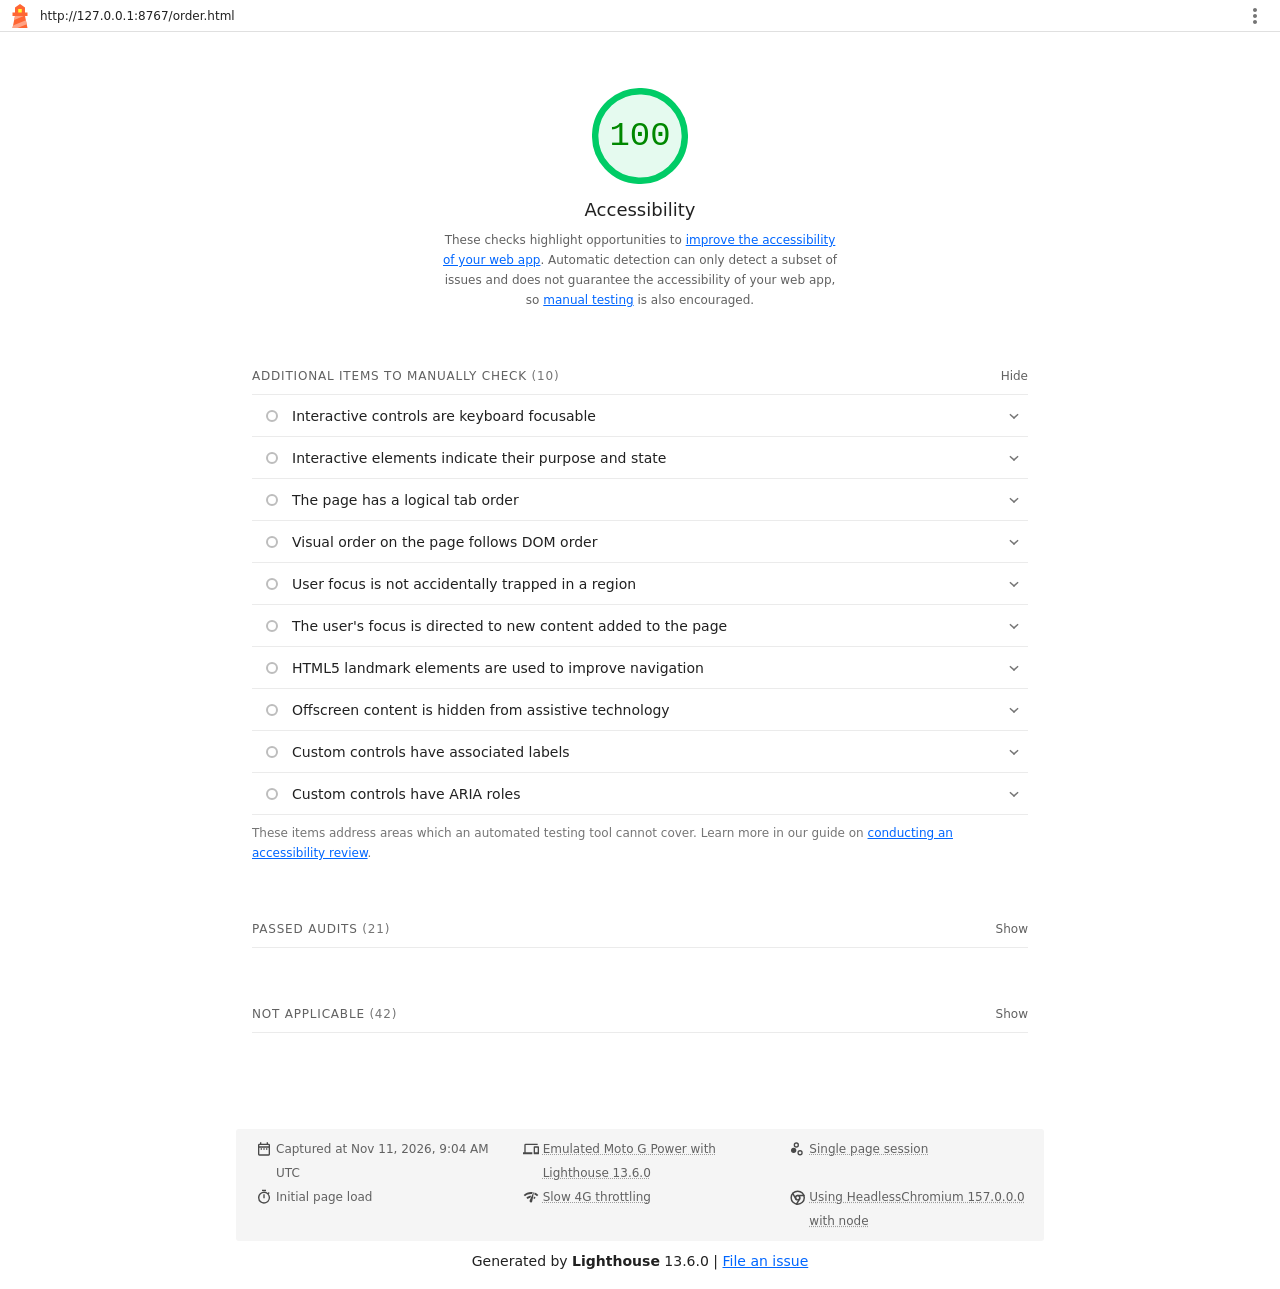
<file: lighthouse/order-accessibility.html>
<!--
@license
Copyright 2018 Google LLC
SPDX-License-Identifier: Apache-2.0
-->
<!doctype html>
<html lang="en">
<head>
  <meta charset="utf-8">
  <meta name="viewport" content="width=device-width, initial-scale=1, minimum-scale=1">
  <link rel="icon" href='data:image/svg+xml;utf8,<svg fill="none" xmlns="http://www.w3.org/2000/svg" viewBox="0 0 48 48"><path d="m14 7 10-7 10 7v10h5v7h-5l5 24H9l5-24H9v-7h5V7Z" fill="%23F63"/><path d="M31.561 24H14l-1.689 8.105L31.561 24ZM18.983 48H9l1.022-4.907L35.723 32.27l1.663 7.98L18.983 48Z" fill="%23FFA385"/><path fill="%23FF3" d="M20.5 10h7v7h-7z"/></svg>'>
  <title>Lighthouse Report</title>
  <style>body {margin: 0}</style>
</head>
<body>
  <noscript>Lighthouse report requires JavaScript. Please enable.</noscript>

  <div id="lh-log"></div>

  <script>window.__LIGHTHOUSE_JSON__ = {"lighthouseVersion":"13.6.0","requestedUrl":"http://127.0.0.1:8767/order.html","mainDocumentUrl":"http://127.0.0.1:8767/order.html","finalDisplayedUrl":"http://127.0.0.1:8767/order.html","finalUrl":"http://127.0.0.1:8767/order.html","fetchTime":"2026-11-11T09:04:05.329Z","gatherMode":"navigation","runWarnings":[],"userAgent":"Mozilla/5.0 (Windows NT 10.0; Win64; x64) AppleWebKit/537.36 (KHTML, like Gecko) HeadlessChrome/157.0.0.0 Safari/537.36","environment":{"networkUserAgent":"Mozilla/5.0 (Linux; Android 11; moto g power (2022)) AppleWebKit/537.36 (KHTML, like Gecko) Chrome/157.0.0.0 Mobile Safari/537.36","hostUserAgent":"Mozilla/5.0 (Windows NT 10.0; Win64; x64) AppleWebKit/537.36 (KHTML, like Gecko) HeadlessChrome/157.0.0.0 Safari/537.36","benchmarkIndex":3460,"credits":{"axe-core":"4.14.0"}},"audits":{"accesskeys":{"id":"accesskeys","title":"`[accesskey]` values are unique","description":"Access keys let users quickly focus a part of the page. For proper navigation, each access key must be unique. [Learn more about access keys](https://dequeuniversity.com/rules/axe/4.14/accesskeys).","score":null,"scoreDisplayMode":"notApplicable"},"aria-allowed-attr":{"id":"aria-allowed-attr","title":"`[aria-*]` attributes match their roles","description":"Each ARIA `role` supports a specific subset of `aria-*` attributes. Mismatching these invalidates the `aria-*` attributes. [Learn how to match ARIA attributes to their roles](https://dequeuniversity.com/rules/axe/4.14/aria-allowed-attr).","score":1,"scoreDisplayMode":"binary","details":{"type":"table","headings":[{"key":"node","valueType":"node","subItemsHeading":{"key":"relatedNode","valueType":"node"},"label":"Failing Elements"}],"items":[]}},"aria-allowed-role":{"id":"aria-allowed-role","title":"Uses ARIA roles only on compatible elements","description":"Many HTML elements can only be assigned certain ARIA roles. Using ARIA roles where they are not allowed can interfere with the accessibility of the web page. [Learn more about ARIA roles](https://dequeuniversity.com/rules/axe/4.14/aria-allowed-role).","score":null,"scoreDisplayMode":"notApplicable"},"aria-command-name":{"id":"aria-command-name","title":"`button`, `link`, and `menuitem` elements have accessible names","description":"When an element doesn't have an accessible name, screen readers announce it with a generic name, making it unusable for users who rely on screen readers. [Learn how to make command elements more accessible](https://dequeuniversity.com/rules/axe/4.14/aria-command-name).","score":null,"scoreDisplayMode":"notApplicable"},"aria-conditional-attr":{"id":"aria-conditional-attr","title":"ARIA attributes are used as specified for the element's role","description":"Some ARIA attributes are only allowed on an element under certain conditions. [Learn more about conditional ARIA attributes](https://dequeuniversity.com/rules/axe/4.14/aria-conditional-attr).","score":1,"scoreDisplayMode":"binary","details":{"type":"table","headings":[{"key":"node","valueType":"node","subItemsHeading":{"key":"relatedNode","valueType":"node"},"label":"Failing Elements"}],"items":[]}},"aria-deprecated-role":{"id":"aria-deprecated-role","title":"Deprecated ARIA roles were not used","description":"Deprecated ARIA roles may not be processed correctly by assistive technology. [Learn more about deprecated ARIA roles](https://dequeuniversity.com/rules/axe/4.14/aria-deprecated-role).","score":null,"scoreDisplayMode":"notApplicable"},"aria-dialog-name":{"id":"aria-dialog-name","title":"Elements with `role=\"dialog\"` or `role=\"alertdialog\"` have accessible names.","description":"ARIA dialog elements without accessible names may prevent screen readers users from discerning the purpose of these elements. [Learn how to make ARIA dialog elements more accessible](https://dequeuniversity.com/rules/axe/4.14/aria-dialog-name).","score":null,"scoreDisplayMode":"notApplicable"},"aria-hidden-body":{"id":"aria-hidden-body","title":"`[aria-hidden=\"true\"]` is not present on the document `\u003cbody>`","description":"Assistive technologies, like screen readers, work inconsistently when `aria-hidden=\"true\"` is set on the document `\u003cbody>`. [Learn how `aria-hidden` affects the document body](https://dequeuniversity.com/rules/axe/4.14/aria-hidden-body).","score":1,"scoreDisplayMode":"binary","details":{"type":"table","headings":[{"key":"node","valueType":"node","subItemsHeading":{"key":"relatedNode","valueType":"node"},"label":"Failing Elements"}],"items":[]}},"aria-hidden-focus":{"id":"aria-hidden-focus","title":"`[aria-hidden=\"true\"]` elements do not contain focusable descendents","description":"Focusable descendents within an `[aria-hidden=\"true\"]` element prevent those interactive elements from being available to users of assistive technologies like screen readers. [Learn how `aria-hidden` affects focusable elements](https://dequeuniversity.com/rules/axe/4.14/aria-hidden-focus).","score":null,"scoreDisplayMode":"notApplicable"},"aria-input-field-name":{"id":"aria-input-field-name","title":"ARIA input fields have accessible names","description":"When an input field doesn't have an accessible name, screen readers announce it with a generic name, making it unusable for users who rely on screen readers. [Learn more about input field labels](https://dequeuniversity.com/rules/axe/4.14/aria-input-field-name).","score":null,"scoreDisplayMode":"notApplicable"},"aria-meter-name":{"id":"aria-meter-name","title":"ARIA `meter` elements have accessible names","description":"When a meter element doesn't have an accessible name, screen readers announce it with a generic name, making it unusable for users who rely on screen readers. [Learn how to name `meter` elements](https://dequeuniversity.com/rules/axe/4.14/aria-meter-name).","score":null,"scoreDisplayMode":"notApplicable"},"aria-progressbar-name":{"id":"aria-progressbar-name","title":"ARIA `progressbar` elements have accessible names","description":"When a `progressbar` element doesn't have an accessible name, screen readers announce it with a generic name, making it unusable for users who rely on screen readers. [Learn how to label `progressbar` elements](https://dequeuniversity.com/rules/axe/4.14/aria-progressbar-name).","score":null,"scoreDisplayMode":"notApplicable"},"aria-prohibited-attr":{"id":"aria-prohibited-attr","title":"Elements use only permitted ARIA attributes","description":"Using ARIA attributes in roles where they are prohibited can mean that important information is not communicated to users of assistive technologies. [Learn more about prohibited ARIA roles](https://dequeuniversity.com/rules/axe/4.14/aria-prohibited-attr).","score":1,"scoreDisplayMode":"binary","details":{"type":"table","headings":[{"key":"node","valueType":"node","subItemsHeading":{"key":"relatedNode","valueType":"node"},"label":"Failing Elements"}],"items":[]}},"aria-required-attr":{"id":"aria-required-attr","title":"`[role]`s have all required `[aria-*]` attributes","description":"Some ARIA roles have required attributes that describe the state of the element to screen readers. [Learn more about roles and required attributes](https://dequeuniversity.com/rules/axe/4.14/aria-required-attr).","score":null,"scoreDisplayMode":"notApplicable"},"aria-required-children":{"id":"aria-required-children","title":"Elements with an ARIA `[role]` that require children to contain a specific `[role]` have all required children.","description":"Some ARIA parent roles must contain specific child roles to perform their intended accessibility functions. [Learn more about roles and required children elements](https://dequeuniversity.com/rules/axe/4.14/aria-required-children).","score":null,"scoreDisplayMode":"notApplicable"},"aria-required-parent":{"id":"aria-required-parent","title":"`[role]`s are contained by their required parent element","description":"Some ARIA child roles must be contained by specific parent roles to properly perform their intended accessibility functions. [Learn more about ARIA roles and required parent element](https://dequeuniversity.com/rules/axe/4.14/aria-required-parent).","score":null,"scoreDisplayMode":"notApplicable"},"aria-roles":{"id":"aria-roles","title":"`[role]` values are valid","description":"ARIA roles must have valid values in order to perform their intended accessibility functions. [Learn more about valid ARIA roles](https://dequeuniversity.com/rules/axe/4.14/aria-roles).","score":null,"scoreDisplayMode":"notApplicable"},"aria-text":{"id":"aria-text","title":"Elements with the `role=text` attribute do not have focusable descendents.","description":"Adding `role=text` around a text node split by markup enables VoiceOver to treat it as one phrase, but the element's focusable descendents will not be announced. [Learn more about the `role=text` attribute](https://dequeuniversity.com/rules/axe/4.14/aria-text).","score":null,"scoreDisplayMode":"notApplicable"},"aria-toggle-field-name":{"id":"aria-toggle-field-name","title":"ARIA toggle fields have accessible names","description":"When a toggle field doesn't have an accessible name, screen readers announce it with a generic name, making it unusable for users who rely on screen readers. [Learn more about toggle fields](https://dequeuniversity.com/rules/axe/4.14/aria-toggle-field-name).","score":null,"scoreDisplayMode":"notApplicable"},"aria-tooltip-name":{"id":"aria-tooltip-name","title":"ARIA `tooltip` elements have accessible names","description":"When a tooltip element doesn't have an accessible name, screen readers announce it with a generic name, making it unusable for users who rely on screen readers. [Learn how to name `tooltip` elements](https://dequeuniversity.com/rules/axe/4.14/aria-tooltip-name).","score":null,"scoreDisplayMode":"notApplicable"},"aria-treeitem-name":{"id":"aria-treeitem-name","title":"ARIA `treeitem` elements have accessible names","description":"When a `treeitem` element doesn't have an accessible name, screen readers announce it with a generic name, making it unusable for users who rely on screen readers. [Learn more about labeling `treeitem` elements](https://dequeuniversity.com/rules/axe/4.14/aria-treeitem-name).","score":null,"scoreDisplayMode":"notApplicable"},"aria-valid-attr-value":{"id":"aria-valid-attr-value","title":"`[aria-*]` attributes have valid values","description":"Assistive technologies, like screen readers, can't interpret ARIA attributes with invalid values. [Learn more about valid values for ARIA attributes](https://dequeuniversity.com/rules/axe/4.14/aria-valid-attr-value).","score":1,"scoreDisplayMode":"binary","details":{"type":"table","headings":[{"key":"node","valueType":"node","subItemsHeading":{"key":"relatedNode","valueType":"node"},"label":"Failing Elements"}],"items":[]}},"aria-valid-attr":{"id":"aria-valid-attr","title":"`[aria-*]` attributes are valid and not misspelled","description":"Assistive technologies, like screen readers, can't interpret ARIA attributes with invalid names. [Learn more about valid ARIA attributes](https://dequeuniversity.com/rules/axe/4.14/aria-valid-attr).","score":1,"scoreDisplayMode":"binary","details":{"type":"table","headings":[{"key":"node","valueType":"node","subItemsHeading":{"key":"relatedNode","valueType":"node"},"label":"Failing Elements"}],"items":[]}},"button-name":{"id":"button-name","title":"Buttons have an accessible name","description":"When a button doesn't have an accessible name, screen readers announce it as \"button\", making it unusable for users who rely on screen readers. [Learn how to make buttons more accessible](https://dequeuniversity.com/rules/axe/4.14/button-name).","score":1,"scoreDisplayMode":"binary","details":{"type":"table","headings":[{"key":"node","valueType":"node","subItemsHeading":{"key":"relatedNode","valueType":"node"},"label":"Failing Elements"}],"items":[]}},"bypass":{"id":"bypass","title":"The page contains a heading, skip link, or landmark region","description":"Adding ways to bypass repetitive content lets keyboard users navigate the page more efficiently. [Learn more about bypass blocks](https://dequeuniversity.com/rules/axe/4.14/bypass).","score":null,"scoreDisplayMode":"notApplicable"},"color-contrast":{"id":"color-contrast","title":"Background and foreground colors have a sufficient contrast ratio","description":"Low-contrast text is difficult or impossible for many users to read. [Learn how to provide sufficient color contrast](https://dequeuniversity.com/rules/axe/4.14/color-contrast).","score":1,"scoreDisplayMode":"binary","details":{"type":"table","headings":[{"key":"node","valueType":"node","subItemsHeading":{"key":"relatedNode","valueType":"node"},"label":"Failing Elements"}],"items":[]}},"definition-list":{"id":"definition-list","title":"`\u003cdl>`'s contain only properly-ordered `\u003cdt>` and `\u003cdd>` groups, `\u003cscript>`, `\u003ctemplate>` or `\u003cdiv>` elements.","description":"When definition lists are not properly marked up, screen readers may produce confusing or inaccurate output. [Learn how to structure definition lists correctly](https://dequeuniversity.com/rules/axe/4.14/definition-list).","score":null,"scoreDisplayMode":"notApplicable"},"dlitem":{"id":"dlitem","title":"Definition list items are wrapped in `\u003cdl>` elements","description":"Definition list items (`\u003cdt>` and `\u003cdd>`) must be wrapped in a parent `\u003cdl>` element to ensure that screen readers can properly announce them. [Learn how to structure definition lists correctly](https://dequeuniversity.com/rules/axe/4.14/dlitem).","score":null,"scoreDisplayMode":"notApplicable"},"document-title":{"id":"document-title","title":"Document has a `\u003ctitle>` element","description":"The title gives screen reader users an overview of the page, and search engine users rely on it heavily to determine if a page is relevant to their search. [Learn more about document titles](https://dequeuniversity.com/rules/axe/4.14/document-title).","score":1,"scoreDisplayMode":"binary","details":{"type":"table","headings":[{"key":"node","valueType":"node","subItemsHeading":{"key":"relatedNode","valueType":"node"},"label":"Failing Elements"}],"items":[]}},"duplicate-id-aria":{"id":"duplicate-id-aria","title":"ARIA IDs are unique","description":"The value of an ARIA ID must be unique to prevent other instances from being overlooked by assistive technologies. [Learn how to fix duplicate ARIA IDs](https://dequeuniversity.com/rules/axe/4.14/duplicate-id-aria).","score":null,"scoreDisplayMode":"notApplicable"},"empty-heading":{"id":"empty-heading","title":"All heading elements contain content.","description":"A heading with no content or inaccessible text prevent screen reader users from accessing information on the page's structure. [Learn more about headings](https://dequeuniversity.com/rules/axe/4.14/empty-heading).","score":null,"scoreDisplayMode":"notApplicable"},"form-field-multiple-labels":{"id":"form-field-multiple-labels","title":"No form fields have multiple labels","description":"Form fields with multiple labels can be confusingly announced by assistive technologies like screen readers which use either the first, the last, or all of the labels. [Learn how to use form labels](https://dequeuniversity.com/rules/axe/4.14/form-field-multiple-labels).","score":null,"scoreDisplayMode":"notApplicable"},"frame-title":{"id":"frame-title","title":"`\u003cframe>` or `\u003ciframe>` elements have a title","description":"Screen reader users rely on frame titles to describe the contents of frames. [Learn more about frame titles](https://dequeuniversity.com/rules/axe/4.14/frame-title).","score":null,"scoreDisplayMode":"notApplicable"},"heading-order":{"id":"heading-order","title":"Heading elements appear in a sequentially-descending order","description":"Properly ordered headings that do not skip levels convey the semantic structure of the page, making it easier to navigate and understand when using assistive technologies. [Learn more about heading order](https://dequeuniversity.com/rules/axe/4.14/heading-order).","score":1,"scoreDisplayMode":"binary","details":{"type":"table","headings":[{"key":"node","valueType":"node","subItemsHeading":{"key":"relatedNode","valueType":"node"},"label":"Failing Elements"}],"items":[]}},"html-has-lang":{"id":"html-has-lang","title":"`\u003chtml>` element has a `[lang]` attribute","description":"If a page doesn't specify a `lang` attribute, a screen reader assumes that the page is in the default language that the user chose when setting up the screen reader. If the page isn't actually in the default language, then the screen reader might not announce the page's text correctly. [Learn more about the `lang` attribute](https://dequeuniversity.com/rules/axe/4.14/html-has-lang).","score":1,"scoreDisplayMode":"binary","details":{"type":"table","headings":[{"key":"node","valueType":"node","subItemsHeading":{"key":"relatedNode","valueType":"node"},"label":"Failing Elements"}],"items":[]}},"html-lang-valid":{"id":"html-lang-valid","title":"`\u003chtml>` element has a valid value for its `[lang]` attribute","description":"Specifying a valid [BCP 47 language](https://www.w3.org/International/questions/qa-choosing-language-tags#question) helps screen readers announce text properly. [Learn how to use the `lang` attribute](https://dequeuniversity.com/rules/axe/4.14/html-lang-valid).","score":1,"scoreDisplayMode":"binary","details":{"type":"table","headings":[{"key":"node","valueType":"node","subItemsHeading":{"key":"relatedNode","valueType":"node"},"label":"Failing Elements"}],"items":[]}},"html-xml-lang-mismatch":{"id":"html-xml-lang-mismatch","title":"`\u003chtml>` element has an `[xml:lang]` attribute with the same base language as the `[lang]` attribute.","description":"If the webpage does not specify a consistent language, then the screen reader might not announce the page's text correctly. [Learn more about the `lang` attribute](https://dequeuniversity.com/rules/axe/4.14/html-xml-lang-mismatch).","score":null,"scoreDisplayMode":"notApplicable"},"identical-links-same-purpose":{"id":"identical-links-same-purpose","title":"Identical links have the same purpose.","description":"Links with the same destination should have the same description, to help users understand the link's purpose and decide whether to follow it. [Learn more about identical links](https://dequeuniversity.com/rules/axe/4.14/identical-links-same-purpose).","score":null,"scoreDisplayMode":"notApplicable"},"image-alt":{"id":"image-alt","title":"Image elements have `[alt]` attributes","description":"Informative elements should aim for short, descriptive alternate text. Decorative elements can be ignored with an empty alt attribute. [Learn more about the `alt` attribute](https://dequeuniversity.com/rules/axe/4.14/image-alt).","score":null,"scoreDisplayMode":"notApplicable"},"image-redundant-alt":{"id":"image-redundant-alt","title":"Image elements do not have `[alt]` attributes that are redundant text.","description":"Informative elements should aim for short, descriptive alternative text. Alternative text that is exactly the same as the text adjacent to the link or image is potentially confusing for screen reader users, because the text will be read twice. [Learn more about the `alt` attribute](https://dequeuniversity.com/rules/axe/4.14/image-redundant-alt).","score":null,"scoreDisplayMode":"notApplicable"},"input-button-name":{"id":"input-button-name","title":"Input buttons have discernible text.","description":"Adding discernable and accessible text to input buttons may help screen reader users understand the purpose of the input button. [Learn more about input buttons](https://dequeuniversity.com/rules/axe/4.14/input-button-name).","score":null,"scoreDisplayMode":"notApplicable"},"input-image-alt":{"id":"input-image-alt","title":"`\u003cinput type=\"image\">` elements have `[alt]` text","description":"When an image is being used as an `\u003cinput>` button, providing alternative text can help screen reader users understand the purpose of the button. [Learn about input image alt text](https://dequeuniversity.com/rules/axe/4.14/input-image-alt).","score":null,"scoreDisplayMode":"notApplicable"},"label-content-name-mismatch":{"id":"label-content-name-mismatch","title":"Elements with visible text labels have matching accessible names.","description":"Visible text labels that do not match the accessible name can result in a confusing experience for screen reader users. [Learn more about accessible names](https://dequeuniversity.com/rules/axe/4.14/label-content-name-mismatch).","score":null,"scoreDisplayMode":"notApplicable"},"label":{"id":"label","title":"Form elements have associated labels","description":"Labels ensure that form controls are announced properly by assistive technologies, like screen readers. [Learn more about form element labels](https://dequeuniversity.com/rules/axe/4.14/label).","score":1,"scoreDisplayMode":"binary","details":{"type":"table","headings":[{"key":"node","valueType":"node","subItemsHeading":{"key":"relatedNode","valueType":"node"},"label":"Failing Elements"}],"items":[]}},"landmark-one-main":{"id":"landmark-one-main","title":"Document has a main landmark.","description":"One main landmark helps screen reader users navigate a web page. [Learn more about landmarks](https://dequeuniversity.com/rules/axe/4.14/landmark-one-main).","score":1,"scoreDisplayMode":"binary","details":{"type":"table","headings":[{"key":"node","valueType":"node","subItemsHeading":{"key":"relatedNode","valueType":"node"},"label":"Failing Elements"}],"items":[]}},"link-name":{"id":"link-name","title":"Links have a discernible name","description":"Link text (and alternate text for images, when used as links) that is discernible, unique, and focusable improves the navigation experience for screen reader users. [Learn how to make links accessible](https://dequeuniversity.com/rules/axe/4.14/link-name).","score":1,"scoreDisplayMode":"binary","details":{"type":"table","headings":[{"key":"node","valueType":"node","subItemsHeading":{"key":"relatedNode","valueType":"node"},"label":"Failing Elements"}],"items":[]}},"link-in-text-block":{"id":"link-in-text-block","title":"Links are distinguishable without relying on color.","description":"Low-contrast text is difficult or impossible for many users to read. Link text that is discernible improves the experience for users with low vision. [Learn how to make links distinguishable](https://dequeuniversity.com/rules/axe/4.14/link-in-text-block).","score":null,"scoreDisplayMode":"notApplicable"},"list":{"id":"list","title":"Lists contain only `\u003cli>` elements and script supporting elements (`\u003cscript>` and `\u003ctemplate>`).","description":"Screen readers have a specific way of announcing lists. Ensuring proper list structure aids screen reader output. [Learn more about proper list structure](https://dequeuniversity.com/rules/axe/4.14/list).","score":null,"scoreDisplayMode":"notApplicable"},"listitem":{"id":"listitem","title":"List items (`\u003cli>`) are contained within `\u003cul>`, `\u003col>` or `\u003cmenu>` parent elements","description":"Screen readers require list items (`\u003cli>`) to be contained within a parent `\u003cul>`, `\u003col>` or `\u003cmenu>` to be announced properly. [Learn more about proper list structure](https://dequeuniversity.com/rules/axe/4.14/listitem).","score":null,"scoreDisplayMode":"notApplicable"},"meta-refresh":{"id":"meta-refresh","title":"The document does not use `\u003cmeta http-equiv=\"refresh\">`","description":"Users do not expect a page to refresh automatically, and doing so will move focus back to the top of the page. This may create a frustrating or confusing experience. [Learn more about the refresh meta tag](https://dequeuniversity.com/rules/axe/4.14/meta-refresh).","score":null,"scoreDisplayMode":"notApplicable"},"meta-viewport":{"id":"meta-viewport","title":"`[user-scalable=\"no\"]` is not used in the `\u003cmeta name=\"viewport\">` element and the `[maximum-scale]` attribute is not less than 5.","description":"Disabling zooming is problematic for users with low vision who rely on screen magnification to properly see the contents of a web page. [Learn more about the viewport meta tag](https://dequeuniversity.com/rules/axe/4.14/meta-viewport).","score":1,"scoreDisplayMode":"binary","details":{"type":"table","headings":[{"key":"node","valueType":"node","subItemsHeading":{"key":"relatedNode","valueType":"node"},"label":"Failing Elements"}],"items":[]}},"object-alt":{"id":"object-alt","title":"`\u003cobject>` elements have alternate text","description":"Screen readers cannot translate non-text content. Adding alternate text to `\u003cobject>` elements helps screen readers convey meaning to users. [Learn more about alt text for `object` elements](https://dequeuniversity.com/rules/axe/4.14/object-alt).","score":null,"scoreDisplayMode":"notApplicable"},"select-name":{"id":"select-name","title":"Select elements have associated label elements.","description":"Form elements without effective labels can create frustrating experiences for screen reader users. [Learn more about the `select` element](https://dequeuniversity.com/rules/axe/4.14/select-name).","score":1,"scoreDisplayMode":"binary","details":{"type":"table","headings":[{"key":"node","valueType":"node","subItemsHeading":{"key":"relatedNode","valueType":"node"},"label":"Failing Elements"}],"items":[]}},"skip-link":{"id":"skip-link","title":"Skip links are focusable.","description":"Including a skip link can help users skip to the main content to save time. [Learn more about skip links](https://dequeuniversity.com/rules/axe/4.14/skip-link).","score":1,"scoreDisplayMode":"binary","details":{"type":"table","headings":[{"key":"node","valueType":"node","subItemsHeading":{"key":"relatedNode","valueType":"node"},"label":"Failing Elements"}],"items":[]}},"tabindex":{"id":"tabindex","title":"No element has a `[tabindex]` value greater than 0","description":"A value greater than 0 implies an explicit navigation ordering. Although technically valid, this often creates frustrating experiences for users who rely on assistive technologies. [Learn more about the `tabindex` attribute](https://dequeuniversity.com/rules/axe/4.14/tabindex).","score":1,"scoreDisplayMode":"binary","details":{"type":"table","headings":[{"key":"node","valueType":"node","subItemsHeading":{"key":"relatedNode","valueType":"node"},"label":"Failing Elements"}],"items":[]}},"table-duplicate-name":{"id":"table-duplicate-name","title":"Tables have different content in the summary attribute and `\u003ccaption>`.","description":"The summary attribute should describe the table structure, while `\u003ccaption>` should have the onscreen title. Accurate table mark-up helps users of screen readers. [Learn more about summary and caption](https://dequeuniversity.com/rules/axe/4.14/table-duplicate-name).","score":null,"scoreDisplayMode":"notApplicable"},"table-fake-caption":{"id":"table-fake-caption","title":"Tables use `\u003ccaption>` instead of cells with the `[colspan]` attribute to indicate a caption.","description":"Screen readers have features to make navigating tables easier. Ensuring that tables use the actual caption element instead of cells with the `[colspan]` attribute may improve the experience for screen reader users. [Learn more about captions](https://dequeuniversity.com/rules/axe/4.14/table-fake-caption).","score":null,"scoreDisplayMode":"notApplicable"},"target-size":{"id":"target-size","title":"Touch targets have sufficient size and spacing.","description":"Touch targets with sufficient size and spacing help users who may have difficulty targeting small controls to activate the targets. [Learn more about touch targets](https://dequeuniversity.com/rules/axe/4.14/target-size).","score":1,"scoreDisplayMode":"binary","details":{"type":"table","headings":[{"key":"node","valueType":"node","subItemsHeading":{"key":"relatedNode","valueType":"node"},"label":"Failing Elements"}],"items":[]}},"td-has-header":{"id":"td-has-header","title":"`\u003ctd>` elements in a large `\u003ctable>` have one or more table headers.","description":"Screen readers have features to make navigating tables easier. Ensuring that `\u003ctd>` elements in a large table (3 or more cells in width and height) have an associated table header may improve the experience for screen reader users. [Learn more about table headers](https://dequeuniversity.com/rules/axe/4.14/td-has-header).","score":null,"scoreDisplayMode":"notApplicable"},"td-headers-attr":{"id":"td-headers-attr","title":"Cells in a `\u003ctable>` element that use the `[headers]` attribute refer to table cells within the same table.","description":"Screen readers have features to make navigating tables easier. Ensuring `\u003ctd>` cells using the `[headers]` attribute only refer to other cells in the same table may improve the experience for screen reader users. [Learn more about the `headers` attribute](https://dequeuniversity.com/rules/axe/4.14/td-headers-attr).","score":null,"scoreDisplayMode":"notApplicable"},"th-has-data-cells":{"id":"th-has-data-cells","title":"`\u003cth>` elements and elements with `[role=\"columnheader\"/\"rowheader\"]` have data cells they describe.","description":"Screen readers have features to make navigating tables easier. Ensuring table headers always refer to some set of cells may improve the experience for screen reader users. [Learn more about table headers](https://dequeuniversity.com/rules/axe/4.14/th-has-data-cells).","score":null,"scoreDisplayMode":"notApplicable"},"valid-lang":{"id":"valid-lang","title":"`[lang]` attributes have a valid value","description":"Specifying a valid [BCP 47 language](https://www.w3.org/International/questions/qa-choosing-language-tags#question) on elements helps ensure that text is pronounced correctly by a screen reader. [Learn how to use the `lang` attribute](https://dequeuniversity.com/rules/axe/4.14/valid-lang).","score":null,"scoreDisplayMode":"notApplicable"},"video-caption":{"id":"video-caption","title":"`\u003cvideo>` elements contain a `\u003ctrack>` element with `[kind=\"captions\"]`","description":"When a video provides a caption it is easier for deaf and hearing impaired users to access its information. [Learn more about video captions](https://dequeuniversity.com/rules/axe/4.14/video-caption).","score":null,"scoreDisplayMode":"notApplicable"},"custom-controls-labels":{"id":"custom-controls-labels","title":"Custom controls have associated labels","description":"Custom interactive controls have associated labels, provided by aria-label or aria-labelledby. [Learn more about custom controls and labels](https://developer.chrome.com/docs/lighthouse/accessibility/custom-controls-labels/).","score":null,"scoreDisplayMode":"manual"},"custom-controls-roles":{"id":"custom-controls-roles","title":"Custom controls have ARIA roles","description":"Custom interactive controls have appropriate ARIA roles. [Learn how to add roles to custom controls](https://developer.chrome.com/docs/lighthouse/accessibility/custom-control-roles/).","score":null,"scoreDisplayMode":"manual"},"focus-traps":{"id":"focus-traps","title":"User focus is not accidentally trapped in a region","description":"A user can tab into and out of any control or region without accidentally trapping their focus. [Learn how to avoid focus traps](https://developer.chrome.com/docs/lighthouse/accessibility/focus-traps/).","score":null,"scoreDisplayMode":"manual"},"focusable-controls":{"id":"focusable-controls","title":"Interactive controls are keyboard focusable","description":"Custom interactive controls are keyboard focusable and display a focus indicator. [Learn how to make custom controls focusable](https://developer.chrome.com/docs/lighthouse/accessibility/focusable-controls/).","score":null,"scoreDisplayMode":"manual"},"interactive-element-affordance":{"id":"interactive-element-affordance","title":"Interactive elements indicate their purpose and state","description":"Interactive elements, such as links and buttons, should indicate their state and be distinguishable from non-interactive elements. [Learn how to decorate interactive elements with affordance hints](https://developer.chrome.com/docs/lighthouse/accessibility/interactive-element-affordance/).","score":null,"scoreDisplayMode":"manual"},"logical-tab-order":{"id":"logical-tab-order","title":"The page has a logical tab order","description":"Tabbing through the page follows the visual layout. Users cannot focus elements that are offscreen. [Learn more about logical tab ordering](https://developer.chrome.com/docs/lighthouse/accessibility/logical-tab-order/).","score":null,"scoreDisplayMode":"manual"},"managed-focus":{"id":"managed-focus","title":"The user's focus is directed to new content added to the page","description":"If new content, such as a dialog, is added to the page, the user's focus is directed to it. [Learn how to direct focus to new content](https://developer.chrome.com/docs/lighthouse/accessibility/managed-focus/).","score":null,"scoreDisplayMode":"manual"},"offscreen-content-hidden":{"id":"offscreen-content-hidden","title":"Offscreen content is hidden from assistive technology","description":"Offscreen content is hidden with display: none or aria-hidden=true. [Learn how to properly hide offscreen content](https://developer.chrome.com/docs/lighthouse/accessibility/offscreen-content-hidden/).","score":null,"scoreDisplayMode":"manual"},"use-landmarks":{"id":"use-landmarks","title":"HTML5 landmark elements are used to improve navigation","description":"Landmark elements (`\u003cmain>`, `\u003cnav>`, etc.) are used to improve the keyboard navigation of the page for assistive technology. [Learn more about landmark elements](https://developer.chrome.com/docs/lighthouse/accessibility/use-landmarks/).","score":null,"scoreDisplayMode":"manual"},"visual-order-follows-dom":{"id":"visual-order-follows-dom","title":"Visual order on the page follows DOM order","description":"DOM order matches the visual order, improving navigation for assistive technology. [Learn more about DOM and visual ordering](https://developer.chrome.com/docs/lighthouse/accessibility/visual-order-follows-dom/).","score":null,"scoreDisplayMode":"manual"},"autocomplete-valid":{"id":"autocomplete-valid","title":"`autocomplete` attributes are used correctly","description":"The `autocomplete` attribute values must be valid and correctly applied for screen readers to function correctly. [Learn more about valid autocomplete values](https://dequeuniversity.com/rules/axe/4.14/autocomplete-valid).","score":1,"scoreDisplayMode":"binary","details":{"type":"table","headings":[{"key":"node","valueType":"node","subItemsHeading":{"key":"relatedNode","valueType":"node"},"label":"Failing Elements"}],"items":[]}},"presentation-role-conflict":{"id":"presentation-role-conflict","title":"Elements with `role=\"none\"` or `role=\"presentation\"` do not have conflicts","description":"There are certain cases where the semantic role of an element with `role=\"none\"` or `role=\"presentation\"` does not resolve to none or presentation. To ensure the element remains removed from the accessibility tree, you should not add any global ARIA attributes to the element or make it focusable. [Learn more about presentation role conflict](https://dequeuniversity.com/rules/axe/4.14/presentation-role-conflict).","score":null,"scoreDisplayMode":"notApplicable"},"svg-img-alt":{"id":"svg-img-alt","title":"SVG elements with an `img` role have an accessible text alternative","description":"Ensures SVG elements with an `img`, `graphics-document` or `graphics-symbol` role have an accessible text alternative. [Learn more about SVG alt text](https://dequeuniversity.com/rules/axe/4.14/svg-img-alt).","score":null,"scoreDisplayMode":"notApplicable"}},"configSettings":{"output":["html","json"],"maxWaitForFcp":30000,"maxWaitForLoad":45000,"pauseAfterFcpMs":1000,"pauseAfterLoadMs":1000,"networkQuietThresholdMs":1000,"cpuQuietThresholdMs":1000,"formFactor":"mobile","throttling":{"rttMs":150,"throughputKbps":1638.4,"requestLatencyMs":562.5,"downloadThroughputKbps":1474.5600000000002,"uploadThroughputKbps":675,"cpuSlowdownMultiplier":4},"throttlingMethod":"simulate","screenEmulation":{"mobile":true,"width":412,"height":823,"deviceScaleFactor":1.75,"disabled":false},"emulatedUserAgent":"Mozilla/5.0 (Linux; Android 11; moto g power (2022)) AppleWebKit/537.36 (KHTML, like Gecko) Chrome/136.0.0.0 Mobile Safari/537.36","auditMode":false,"gatherMode":false,"clearStorageTypes":["file_systems","shader_cache","service_workers","cache_storage"],"disableStorageReset":false,"debugNavigation":false,"channel":"node","usePassiveGathering":false,"disableFullPageScreenshot":false,"skipAboutBlank":false,"blankPage":"about:blank","ignoreStatusCode":false,"locale":"en-US","blockedUrlPatterns":null,"additionalTraceCategories":null,"extraHeaders":null,"precomputedLanternData":null,"onlyAudits":null,"onlyCategories":["accessibility"],"skipAudits":null},"categories":{"accessibility":{"title":"Accessibility","description":"These checks highlight opportunities to [improve the accessibility of your web app](https://developer.chrome.com/docs/lighthouse/accessibility/). Automatic detection can only detect a subset of issues and does not guarantee the accessibility of your web app, so [manual testing](https://web.dev/articles/how-to-review) is also encouraged.","manualDescription":"These items address areas which an automated testing tool cannot cover. Learn more in our guide on [conducting an accessibility review](https://web.dev/articles/how-to-review).","supportedModes":["navigation","snapshot"],"auditRefs":[{"id":"accesskeys","weight":0,"group":"a11y-navigation"},{"id":"aria-allowed-attr","weight":10,"group":"a11y-aria"},{"id":"aria-command-name","weight":0,"group":"a11y-aria"},{"id":"aria-conditional-attr","weight":7,"group":"a11y-aria"},{"id":"aria-deprecated-role","weight":0,"group":"a11y-aria"},{"id":"aria-dialog-name","weight":0,"group":"a11y-aria"},{"id":"aria-hidden-body","weight":10,"group":"a11y-aria"},{"id":"aria-hidden-focus","weight":0,"group":"a11y-aria"},{"id":"aria-input-field-name","weight":0,"group":"a11y-aria"},{"id":"aria-meter-name","weight":0,"group":"a11y-aria"},{"id":"aria-progressbar-name","weight":0,"group":"a11y-aria"},{"id":"aria-prohibited-attr","weight":7,"group":"a11y-aria"},{"id":"aria-required-attr","weight":0,"group":"a11y-aria"},{"id":"aria-required-children","weight":0,"group":"a11y-aria"},{"id":"aria-required-parent","weight":0,"group":"a11y-aria"},{"id":"aria-roles","weight":0,"group":"a11y-aria"},{"id":"aria-text","weight":0,"group":"a11y-aria"},{"id":"aria-toggle-field-name","weight":0,"group":"a11y-aria"},{"id":"aria-tooltip-name","weight":0,"group":"a11y-aria"},{"id":"aria-treeitem-name","weight":0,"group":"a11y-aria"},{"id":"aria-valid-attr-value","weight":10,"group":"a11y-aria"},{"id":"aria-valid-attr","weight":10,"group":"a11y-aria"},{"id":"button-name","weight":10,"group":"a11y-names-labels"},{"id":"bypass","weight":0,"group":"a11y-navigation"},{"id":"color-contrast","weight":7,"group":"a11y-color-contrast"},{"id":"definition-list","weight":0,"group":"a11y-tables-lists"},{"id":"dlitem","weight":0,"group":"a11y-tables-lists"},{"id":"document-title","weight":7,"group":"a11y-names-labels"},{"id":"duplicate-id-aria","weight":0,"group":"a11y-aria"},{"id":"form-field-multiple-labels","weight":0,"group":"a11y-names-labels"},{"id":"frame-title","weight":0,"group":"a11y-names-labels"},{"id":"heading-order","weight":3,"group":"a11y-navigation"},{"id":"html-has-lang","weight":7,"group":"a11y-language"},{"id":"html-lang-valid","weight":7,"group":"a11y-language"},{"id":"html-xml-lang-mismatch","weight":0,"group":"a11y-language"},{"id":"image-alt","weight":0,"group":"a11y-names-labels"},{"id":"input-button-name","weight":0,"group":"a11y-names-labels"},{"id":"input-image-alt","weight":0,"group":"a11y-names-labels"},{"id":"label","weight":10,"group":"a11y-names-labels"},{"id":"link-in-text-block","weight":0,"group":"a11y-color-contrast"},{"id":"link-name","weight":7,"group":"a11y-names-labels"},{"id":"list","weight":0,"group":"a11y-tables-lists"},{"id":"listitem","weight":0,"group":"a11y-tables-lists"},{"id":"meta-refresh","weight":0,"group":"a11y-best-practices"},{"id":"meta-viewport","weight":10,"group":"a11y-best-practices"},{"id":"object-alt","weight":0,"group":"a11y-names-labels"},{"id":"select-name","weight":10,"group":"a11y-names-labels"},{"id":"skip-link","weight":3,"group":"a11y-names-labels"},{"id":"tabindex","weight":7,"group":"a11y-navigation"},{"id":"target-size","weight":7,"group":"a11y-best-practices"},{"id":"td-headers-attr","weight":0,"group":"a11y-tables-lists"},{"id":"th-has-data-cells","weight":0,"group":"a11y-tables-lists"},{"id":"valid-lang","weight":0,"group":"a11y-language"},{"id":"video-caption","weight":0,"group":"a11y-audio-video"},{"id":"landmark-one-main","weight":3,"group":"a11y-best-practices"},{"id":"autocomplete-valid","weight":1,"group":"a11y-best-practices"},{"id":"presentation-role-conflict","weight":0,"group":"a11y-best-practices"},{"id":"svg-img-alt","weight":0,"group":"a11y-best-practices"},{"id":"focusable-controls","weight":0},{"id":"interactive-element-affordance","weight":0},{"id":"logical-tab-order","weight":0},{"id":"visual-order-follows-dom","weight":0},{"id":"focus-traps","weight":0},{"id":"managed-focus","weight":0},{"id":"use-landmarks","weight":0},{"id":"offscreen-content-hidden","weight":0},{"id":"custom-controls-labels","weight":0},{"id":"custom-controls-roles","weight":0},{"id":"table-duplicate-name","weight":0,"group":"a11y-best-practices"},{"id":"empty-heading","weight":0,"group":"a11y-best-practices"},{"id":"aria-allowed-role","weight":0,"group":"a11y-best-practices"},{"id":"image-redundant-alt","weight":0,"group":"a11y-names-labels"},{"id":"identical-links-same-purpose","weight":0,"group":"a11y-best-practices"},{"id":"label-content-name-mismatch","weight":0,"group":"hidden"},{"id":"table-fake-caption","weight":0,"group":"hidden"},{"id":"td-has-header","weight":0,"group":"hidden"}],"id":"accessibility","score":1}},"categoryGroups":{"metrics":{"title":"Metrics"},"insights":{"title":"Insights","description":"These insights are also available in the Chrome DevTools Performance Panel - [record a trace](https://developer.chrome.com/docs/devtools/performance/reference) to view more detailed information."},"diagnostics":{"title":"Diagnostics","description":"More information about the performance of your application. These numbers don't [directly affect](https://developer.chrome.com/docs/lighthouse/performance/performance-scoring/) the Performance score."},"a11y-best-practices":{"title":"Best practices","description":"These items highlight common accessibility best practices."},"a11y-color-contrast":{"title":"Contrast","description":"These are opportunities to improve the legibility of your content."},"a11y-names-labels":{"title":"Names and labels","description":"These are opportunities to improve the semantics of the controls in your application. This may enhance the experience for users of assistive technology, like a screen reader."},"a11y-navigation":{"title":"Navigation","description":"These are opportunities to improve keyboard navigation in your application."},"a11y-aria":{"title":"ARIA","description":"These are opportunities to improve the usage of ARIA in your application which may enhance the experience for users of assistive technology, like a screen reader."},"a11y-language":{"title":"Internationalization and localization","description":"These are opportunities to improve the interpretation of your content by users in different locales."},"a11y-audio-video":{"title":"Audio and video","description":"These are opportunities to provide alternative content for audio and video. This may improve the experience for users with hearing or vision impairments."},"a11y-tables-lists":{"title":"Tables and lists","description":"These are opportunities to improve the experience of reading tabular or list data using assistive technology, like a screen reader."},"seo-mobile":{"title":"Mobile Friendly","description":"Make sure your pages are mobile friendly so users don’t have to pinch or zoom in order to read the content pages. [Learn how to make pages mobile-friendly](https://developers.google.com/search/mobile-sites/)."},"seo-content":{"title":"Content Best Practices","description":"Format your HTML in a way that enables crawlers to better understand your app’s content."},"seo-crawl":{"title":"Crawling and Indexing","description":"To appear in search results, crawlers need access to your app."},"best-practices-trust-safety":{"title":"Trust and Safety"},"best-practices-ux":{"title":"User Experience"},"best-practices-browser-compat":{"title":"Browser Compatibility"},"best-practices-general":{"title":"General"},"webmcp":{"title":"WebMCP","description":"Audits validating WebMCP integration."},"agent-accessibility":{"title":"Agent Accessibility","description":"These audits highlight best practices for improving the accessibility of the website for AI agents."},"agent-discoverability":{"title":"Agent Discoverability","description":"These audits validate that websites expose discoverable resources, documentation, and catalogs for AI agents."},"hidden":{"title":""}},"stackPacks":[],"entities":[{"name":"127.0.0.1","origins":["http://127.0.0.1:8767"],"isFirstParty":true,"isUnrecognized":true},{"name":"Google Fonts","homepage":"https://fonts.google.com/","origins":["https://fonts.googleapis.com","https://fonts.gstatic.com"],"category":"cdn"}],"fullPageScreenshot":{"screenshot":{"data":"[data-uri]","width":412,"height":1891},"nodes":{}},"timing":{"entries":[{"startTime":23505.85,"name":"lh:config","duration":123.79,"entryType":"measure"},{"startTime":23513.74,"name":"lh:config:resolveArtifactsToDefns","duration":1.84,"entryType":"measure"},{"startTime":23629.69,"name":"lh:runner:gather","duration":5585.97,"entryType":"measure"},{"startTime":23682.96,"name":"lh:driver:connect","duration":16.18,"entryType":"measure"},{"startTime":23699.18,"name":"lh:driver:navigate","duration":7.56,"entryType":"measure"},{"startTime":23706.82,"name":"lh:gather:getBenchmarkIndex","duration":1009.98,"entryType":"measure"},{"startTime":24716.84,"name":"lh:gather:getVersion","duration":0.83,"entryType":"measure"},{"startTime":24717.73,"name":"lh:gather:getDevicePixelRatio","duration":2.53,"entryType":"measure"},{"startTime":24720.33,"name":"lh:prepare:navigationMode","duration":242.02,"entryType":"measure"},{"startTime":24720.91,"name":"lh:gather:getVersion","duration":0.38,"entryType":"measure"},{"startTime":24735.41,"name":"lh:storage:clearDataForOrigin","duration":11.49,"entryType":"measure"},{"startTime":24746.94,"name":"lh:storage:clearBrowserCaches","duration":211.28,"entryType":"measure"},{"startTime":24961.27,"name":"lh:gather:prepareThrottlingAndNetwork","duration":1.05,"entryType":"measure"},{"startTime":24975.29,"name":"lh:driver:navigate","duration":2881.58,"entryType":"measure"},{"startTime":27861.78,"name":"lh:computed:NetworkRecords","duration":0.51,"entryType":"measure"},{"startTime":27862.41,"name":"lh:gather:getArtifact:DevtoolsLog","duration":0.02,"entryType":"measure"},{"startTime":27862.44,"name":"lh:gather:getArtifact:Accessibility","duration":174.1,"entryType":"measure"},{"startTime":28036.61,"name":"lh:gather:getArtifact:NetworkUserAgent","duration":0.02,"entryType":"measure"},{"startTime":28036.63,"name":"lh:gather:getArtifact:Stacks","duration":14.97,"entryType":"measure"},{"startTime":28036.64,"name":"lh:gather:collectStacks","duration":14.93,"entryType":"measure"},{"startTime":28051.62,"name":"lh:gather:getArtifact:FullPageScreenshot","duration":1145.81,"entryType":"measure"},{"startTime":29191.46,"name":"lh:gather:getVersion","duration":1.74,"entryType":"measure"},{"startTime":29215.72,"name":"lh:runner:audit","duration":178.84,"entryType":"measure"},{"startTime":29215.73,"name":"lh:runner:auditing","duration":178,"entryType":"measure"},{"startTime":29217.63,"name":"lh:audit:accesskeys","duration":3.18,"entryType":"measure"},{"startTime":29221.15,"name":"lh:audit:aria-allowed-attr","duration":7.77,"entryType":"measure"},{"startTime":29229.25,"name":"lh:audit:aria-allowed-role","duration":5.11,"entryType":"measure"},{"startTime":29234.71,"name":"lh:audit:aria-command-name","duration":0.93,"entryType":"measure"},{"startTime":29235.83,"name":"lh:audit:aria-conditional-attr","duration":4.14,"entryType":"measure"},{"startTime":29240.21,"name":"lh:audit:aria-deprecated-role","duration":0.91,"entryType":"measure"},{"startTime":29241.3,"name":"lh:audit:aria-dialog-name","duration":1.61,"entryType":"measure"},{"startTime":29243.24,"name":"lh:audit:aria-hidden-body","duration":4.42,"entryType":"measure"},{"startTime":29247.99,"name":"lh:audit:aria-hidden-focus","duration":1.09,"entryType":"measure"},{"startTime":29249.31,"name":"lh:audit:aria-input-field-name","duration":1.1,"entryType":"measure"},{"startTime":29250.64,"name":"lh:audit:aria-meter-name","duration":0.97,"entryType":"measure"},{"startTime":29251.85,"name":"lh:audit:aria-progressbar-name","duration":1.06,"entryType":"measure"},{"startTime":29254.28,"name":"lh:audit:aria-prohibited-attr","duration":2.96,"entryType":"measure"},{"startTime":29257.39,"name":"lh:audit:aria-required-attr","duration":0.67,"entryType":"measure"},{"startTime":29258.19,"name":"lh:audit:aria-required-children","duration":1.78,"entryType":"measure"},{"startTime":29260.11,"name":"lh:audit:aria-required-parent","duration":0.99,"entryType":"measure"},{"startTime":29261.25,"name":"lh:audit:aria-roles","duration":1.4,"entryType":"measure"},{"startTime":29262.85,"name":"lh:audit:aria-text","duration":1.07,"entryType":"measure"},{"startTime":29264.08,"name":"lh:audit:aria-toggle-field-name","duration":1.84,"entryType":"measure"},{"startTime":29266.14,"name":"lh:audit:aria-tooltip-name","duration":1.41,"entryType":"measure"},{"startTime":29267.75,"name":"lh:audit:aria-treeitem-name","duration":1.5,"entryType":"measure"},{"startTime":29269.46,"name":"lh:audit:aria-valid-attr-value","duration":3.01,"entryType":"measure"},{"startTime":29272.74,"name":"lh:audit:aria-valid-attr","duration":10.2,"entryType":"measure"},{"startTime":29283.53,"name":"lh:audit:button-name","duration":3.23,"entryType":"measure"},{"startTime":29286.99,"name":"lh:audit:bypass","duration":7.14,"entryType":"measure"},{"startTime":29294.28,"name":"lh:audit:color-contrast","duration":1.91,"entryType":"measure"},{"startTime":29296.35,"name":"lh:audit:definition-list","duration":1.09,"entryType":"measure"},{"startTime":29297.58,"name":"lh:audit:dlitem","duration":1.48,"entryType":"measure"},{"startTime":29299.22,"name":"lh:audit:document-title","duration":2.49,"entryType":"measure"},{"startTime":29301.91,"name":"lh:audit:duplicate-id-aria","duration":2.19,"entryType":"measure"},{"startTime":29304.27,"name":"lh:audit:empty-heading","duration":1.99,"entryType":"measure"},{"startTime":29306.39,"name":"lh:audit:form-field-multiple-labels","duration":5.14,"entryType":"measure"},{"startTime":29311.74,"name":"lh:audit:frame-title","duration":1.21,"entryType":"measure"},{"startTime":29313.1,"name":"lh:audit:heading-order","duration":1.82,"entryType":"measure"},{"startTime":29315.07,"name":"lh:audit:html-has-lang","duration":4.37,"entryType":"measure"},{"startTime":29319.58,"name":"lh:audit:html-lang-valid","duration":1.76,"entryType":"measure"},{"startTime":29321.48,"name":"lh:audit:html-xml-lang-mismatch","duration":1.26,"entryType":"measure"},{"startTime":29322.9,"name":"lh:audit:identical-links-same-purpose","duration":1.98,"entryType":"measure"},{"startTime":29325.87,"name":"lh:audit:image-alt","duration":1.54,"entryType":"measure"},{"startTime":29327.59,"name":"lh:audit:image-redundant-alt","duration":1.31,"entryType":"measure"},{"startTime":29329.04,"name":"lh:audit:input-button-name","duration":1.15,"entryType":"measure"},{"startTime":29330.31,"name":"lh:audit:input-image-alt","duration":1.21,"entryType":"measure"},{"startTime":29331.65,"name":"lh:audit:label-content-name-mismatch","duration":1.24,"entryType":"measure"},{"startTime":29333.03,"name":"lh:audit:label","duration":2.28,"entryType":"measure"},{"startTime":29335.44,"name":"lh:audit:landmark-one-main","duration":1.75,"entryType":"measure"},{"startTime":29337.31,"name":"lh:audit:link-name","duration":1.8,"entryType":"measure"},{"startTime":29339.24,"name":"lh:audit:link-in-text-block","duration":6.67,"entryType":"measure"},{"startTime":29346.08,"name":"lh:audit:list","duration":1.41,"entryType":"measure"},{"startTime":29347.65,"name":"lh:audit:listitem","duration":1.35,"entryType":"measure"},{"startTime":29349.16,"name":"lh:audit:meta-refresh","duration":1.42,"entryType":"measure"},{"startTime":29350.72,"name":"lh:audit:meta-viewport","duration":2.09,"entryType":"measure"},{"startTime":29352.97,"name":"lh:audit:object-alt","duration":1.75,"entryType":"measure"},{"startTime":29354.87,"name":"lh:audit:select-name","duration":1.99,"entryType":"measure"},{"startTime":29357.01,"name":"lh:audit:skip-link","duration":9.58,"entryType":"measure"},{"startTime":29366.77,"name":"lh:audit:tabindex","duration":1.85,"entryType":"measure"},{"startTime":29368.8,"name":"lh:audit:table-duplicate-name","duration":1.54,"entryType":"measure"},{"startTime":29370.48,"name":"lh:audit:table-fake-caption","duration":1.67,"entryType":"measure"},{"startTime":29372.29,"name":"lh:audit:target-size","duration":1.78,"entryType":"measure"},{"startTime":29374.21,"name":"lh:audit:td-has-header","duration":3.62,"entryType":"measure"},{"startTime":29378.03,"name":"lh:audit:td-headers-attr","duration":2.11,"entryType":"measure"},{"startTime":29380.32,"name":"lh:audit:th-has-data-cells","duration":1.9,"entryType":"measure"},{"startTime":29382.35,"name":"lh:audit:valid-lang","duration":1.85,"entryType":"measure"},{"startTime":29384.35,"name":"lh:audit:video-caption","duration":1.97,"entryType":"measure"},{"startTime":29386.34,"name":"lh:audit:custom-controls-labels","duration":0.03,"entryType":"measure"},{"startTime":29386.38,"name":"lh:audit:custom-controls-roles","duration":0.01,"entryType":"measure"},{"startTime":29386.39,"name":"lh:audit:focus-traps","duration":0.01,"entryType":"measure"},{"startTime":29386.41,"name":"lh:audit:focusable-controls","duration":0,"entryType":"measure"},{"startTime":29386.41,"name":"lh:audit:interactive-element-affordance","duration":0.01,"entryType":"measure"},{"startTime":29386.43,"name":"lh:audit:logical-tab-order","duration":0.01,"entryType":"measure"},{"startTime":29386.44,"name":"lh:audit:managed-focus","duration":0.01,"entryType":"measure"},{"startTime":29386.45,"name":"lh:audit:offscreen-content-hidden","duration":0.01,"entryType":"measure"},{"startTime":29386.46,"name":"lh:audit:use-landmarks","duration":0,"entryType":"measure"},{"startTime":29386.47,"name":"lh:audit:visual-order-follows-dom","duration":0.01,"entryType":"measure"},{"startTime":29386.62,"name":"lh:audit:autocomplete-valid","duration":2.07,"entryType":"measure"},{"startTime":29388.88,"name":"lh:audit:presentation-role-conflict","duration":1.99,"entryType":"measure"},{"startTime":29391.01,"name":"lh:audit:svg-img-alt","duration":2.69,"entryType":"measure"},{"startTime":29393.78,"name":"lh:runner:generate","duration":0.77,"entryType":"measure"},{"startTime":29394.65,"name":"lh:computed:EntityClassification","duration":0.31,"entryType":"measure"}],"total":5764.81},"i18n":{"rendererFormattedStrings":{"calculatorLink":"See calculator.","collapseView":"Collapse view","crcInitialNavigation":"Initial Navigation","crcLongestDurationLabel":"Maximum critical path latency:","dropdownCopyJSON":"Copy JSON","dropdownDarkTheme":"Toggle Dark Theme","dropdownPrintExpanded":"Print Expanded","dropdownPrintSummary":"Print Summary","dropdownSaveGist":"Save as Gist","dropdownSaveHTML":"Save as HTML","dropdownSaveJSON":"Save as JSON","dropdownViewUnthrottledTrace":"View Unthrottled Trace","dropdownViewer":"Open in Viewer","errorLabel":"Error!","errorMissingAuditInfo":"Report error: no audit information","expandView":"Expand view","firstPartyChipLabel":"1st party","footerIssue":"File an issue","hide":"Hide","labDataTitle":"Lab Data","lsPerformanceCategoryDescription":"[Lighthouse](https://developers.google.com/web/tools/lighthouse/) analysis of the current page on an emulated mobile network. Values are estimated and may vary.","manualAuditsGroupTitle":"Additional items to manually check","notApplicableAuditsGroupTitle":"Not applicable","openInANewTabTooltip":"Open in a new tab","opportunityResourceColumnLabel":"Opportunity","opportunitySavingsColumnLabel":"Estimated Savings","passedAuditsGroupTitle":"Passed audits","runtimeAnalysisWindow":"Initial page load","runtimeAnalysisWindowSnapshot":"Point-in-time snapshot","runtimeAnalysisWindowTimespan":"User interactions timespan","runtimeCustom":"Custom throttling","runtimeDesktopEmulation":"Emulated Desktop","runtimeMobileEmulation":"Emulated Moto G Power","runtimeNoEmulation":"No emulation","runtimeSettingsArdVersion":"ARD version","runtimeSettingsAxeVersion":"Axe version","runtimeSettingsBenchmark":"Unthrottled CPU/Memory Power","runtimeSettingsCPUThrottling":"CPU throttling","runtimeSettingsDevice":"Device","runtimeSettingsNetworkThrottling":"Network throttling","runtimeSettingsScreenEmulation":"Screen emulation","runtimeSettingsUANetwork":"User agent (network)","runtimeSingleLoad":"Single page session","runtimeSingleLoadTooltip":"This data is taken from a single page session, as opposed to field data summarizing many sessions.","runtimeSlow4g":"Slow 4G throttling","runtimeUnknown":"Unknown","show":"Show","showRelevantAudits":"Show audits relevant to:","snippetCollapseButtonLabel":"Collapse snippet","snippetExpandButtonLabel":"Expand snippet","thirdPartyResourcesLabel":"Show 3rd-party resources","throttlingProvided":"Provided by environment","toplevelWarningsMessage":"There were issues affecting this run of Lighthouse:","unattributable":"Unattributable","unscoredLabel":"Unscored","unscoredTitle":"This audit does not contribute to the overall category score.","varianceDisclaimer":"Values are estimated and may vary. The [performance score is calculated](https://developer.chrome.com/docs/lighthouse/performance/performance-scoring/) directly from these metrics.","viewTraceLabel":"View Trace","viewTreemapLabel":"View Treemap","warningAuditsGroupTitle":"Passed audits but with warnings","warningHeader":"Warnings: "},"icuMessagePaths":{"core/audits/accessibility/accesskeys.js | title":["audits.accesskeys.title"],"core/audits/accessibility/accesskeys.js | description":["audits.accesskeys.description"],"core/audits/accessibility/aria-allowed-attr.js | title":["audits[aria-allowed-attr].title"],"core/audits/accessibility/aria-allowed-attr.js | description":["audits[aria-allowed-attr].description"],"core/lib/i18n/i18n.js | columnFailingElem":["audits[aria-allowed-attr].details.headings[0].label","audits[aria-conditional-attr].details.headings[0].label","audits[aria-hidden-body].details.headings[0].label","audits[aria-prohibited-attr].details.headings[0].label","audits[aria-valid-attr-value].details.headings[0].label","audits[aria-valid-attr].details.headings[0].label","audits[button-name].details.headings[0].label","audits[color-contrast].details.headings[0].label","audits[document-title].details.headings[0].label","audits[heading-order].details.headings[0].label","audits[html-has-lang].details.headings[0].label","audits[html-lang-valid].details.headings[0].label","audits.label.details.headings[0].label","audits[landmark-one-main].details.headings[0].label","audits[link-name].details.headings[0].label","audits[meta-viewport].details.headings[0].label","audits[select-name].details.headings[0].label","audits[skip-link].details.headings[0].label","audits.tabindex.details.headings[0].label","audits[target-size].details.headings[0].label","audits[autocomplete-valid].details.headings[0].label"],"core/audits/accessibility/aria-allowed-role.js | title":["audits[aria-allowed-role].title"],"core/audits/accessibility/aria-allowed-role.js | description":["audits[aria-allowed-role].description"],"core/audits/accessibility/aria-command-name.js | title":["audits[aria-command-name].title"],"core/audits/accessibility/aria-command-name.js | description":["audits[aria-command-name].description"],"core/audits/accessibility/aria-conditional-attr.js | title":["audits[aria-conditional-attr].title"],"core/audits/accessibility/aria-conditional-attr.js | description":["audits[aria-conditional-attr].description"],"core/audits/accessibility/aria-deprecated-role.js | title":["audits[aria-deprecated-role].title"],"core/audits/accessibility/aria-deprecated-role.js | description":["audits[aria-deprecated-role].description"],"core/audits/accessibility/aria-dialog-name.js | title":["audits[aria-dialog-name].title"],"core/audits/accessibility/aria-dialog-name.js | description":["audits[aria-dialog-name].description"],"core/audits/accessibility/aria-hidden-body.js | title":["audits[aria-hidden-body].title"],"core/audits/accessibility/aria-hidden-body.js | description":["audits[aria-hidden-body].description"],"core/audits/accessibility/aria-hidden-focus.js | title":["audits[aria-hidden-focus].title"],"core/audits/accessibility/aria-hidden-focus.js | description":["audits[aria-hidden-focus].description"],"core/audits/accessibility/aria-input-field-name.js | title":["audits[aria-input-field-name].title"],"core/audits/accessibility/aria-input-field-name.js | description":["audits[aria-input-field-name].description"],"core/audits/accessibility/aria-meter-name.js | title":["audits[aria-meter-name].title"],"core/audits/accessibility/aria-meter-name.js | description":["audits[aria-meter-name].description"],"core/audits/accessibility/aria-progressbar-name.js | title":["audits[aria-progressbar-name].title"],"core/audits/accessibility/aria-progressbar-name.js | description":["audits[aria-progressbar-name].description"],"core/audits/accessibility/aria-prohibited-attr.js | title":["audits[aria-prohibited-attr].title"],"core/audits/accessibility/aria-prohibited-attr.js | description":["audits[aria-prohibited-attr].description"],"core/audits/accessibility/aria-required-attr.js | title":["audits[aria-required-attr].title"],"core/audits/accessibility/aria-required-attr.js | description":["audits[aria-required-attr].description"],"core/audits/accessibility/aria-required-children.js | title":["audits[aria-required-children].title"],"core/audits/accessibility/aria-required-children.js | description":["audits[aria-required-children].description"],"core/audits/accessibility/aria-required-parent.js | title":["audits[aria-required-parent].title"],"core/audits/accessibility/aria-required-parent.js | description":["audits[aria-required-parent].description"],"core/audits/accessibility/aria-roles.js | title":["audits[aria-roles].title"],"core/audits/accessibility/aria-roles.js | description":["audits[aria-roles].description"],"core/audits/accessibility/aria-text.js | title":["audits[aria-text].title"],"core/audits/accessibility/aria-text.js | description":["audits[aria-text].description"],"core/audits/accessibility/aria-toggle-field-name.js | title":["audits[aria-toggle-field-name].title"],"core/audits/accessibility/aria-toggle-field-name.js | description":["audits[aria-toggle-field-name].description"],"core/audits/accessibility/aria-tooltip-name.js | title":["audits[aria-tooltip-name].title"],"core/audits/accessibility/aria-tooltip-name.js | description":["audits[aria-tooltip-name].description"],"core/audits/accessibility/aria-treeitem-name.js | title":["audits[aria-treeitem-name].title"],"core/audits/accessibility/aria-treeitem-name.js | description":["audits[aria-treeitem-name].description"],"core/audits/accessibility/aria-valid-attr-value.js | title":["audits[aria-valid-attr-value].title"],"core/audits/accessibility/aria-valid-attr-value.js | description":["audits[aria-valid-attr-value].description"],"core/audits/accessibility/aria-valid-attr.js | title":["audits[aria-valid-attr].title"],"core/audits/accessibility/aria-valid-attr.js | description":["audits[aria-valid-attr].description"],"core/audits/accessibility/button-name.js | title":["audits[button-name].title"],"core/audits/accessibility/button-name.js | description":["audits[button-name].description"],"core/audits/accessibility/bypass.js | title":["audits.bypass.title"],"core/audits/accessibility/bypass.js | description":["audits.bypass.description"],"core/audits/accessibility/color-contrast.js | title":["audits[color-contrast].title"],"core/audits/accessibility/color-contrast.js | description":["audits[color-contrast].description"],"core/audits/accessibility/definition-list.js | title":["audits[definition-list].title"],"core/audits/accessibility/definition-list.js | description":["audits[definition-list].description"],"core/audits/accessibility/dlitem.js | title":["audits.dlitem.title"],"core/audits/accessibility/dlitem.js | description":["audits.dlitem.description"],"core/audits/accessibility/document-title.js | title":["audits[document-title].title"],"core/audits/accessibility/document-title.js | description":["audits[document-title].description"],"core/audits/accessibility/duplicate-id-aria.js | title":["audits[duplicate-id-aria].title"],"core/audits/accessibility/duplicate-id-aria.js | description":["audits[duplicate-id-aria].description"],"core/audits/accessibility/empty-heading.js | title":["audits[empty-heading].title"],"core/audits/accessibility/empty-heading.js | description":["audits[empty-heading].description"],"core/audits/accessibility/form-field-multiple-labels.js | title":["audits[form-field-multiple-labels].title"],"core/audits/accessibility/form-field-multiple-labels.js | description":["audits[form-field-multiple-labels].description"],"core/audits/accessibility/frame-title.js | title":["audits[frame-title].title"],"core/audits/accessibility/frame-title.js | description":["audits[frame-title].description"],"core/audits/accessibility/heading-order.js | title":["audits[heading-order].title"],"core/audits/accessibility/heading-order.js | description":["audits[heading-order].description"],"core/audits/accessibility/html-has-lang.js | title":["audits[html-has-lang].title"],"core/audits/accessibility/html-has-lang.js | description":["audits[html-has-lang].description"],"core/audits/accessibility/html-lang-valid.js | title":["audits[html-lang-valid].title"],"core/audits/accessibility/html-lang-valid.js | description":["audits[html-lang-valid].description"],"core/audits/accessibility/html-xml-lang-mismatch.js | title":["audits[html-xml-lang-mismatch].title"],"core/audits/accessibility/html-xml-lang-mismatch.js | description":["audits[html-xml-lang-mismatch].description"],"core/audits/accessibility/identical-links-same-purpose.js | title":["audits[identical-links-same-purpose].title"],"core/audits/accessibility/identical-links-same-purpose.js | description":["audits[identical-links-same-purpose].description"],"core/audits/accessibility/image-alt.js | title":["audits[image-alt].title"],"core/audits/accessibility/image-alt.js | description":["audits[image-alt].description"],"core/audits/accessibility/image-redundant-alt.js | title":["audits[image-redundant-alt].title"],"core/audits/accessibility/image-redundant-alt.js | description":["audits[image-redundant-alt].description"],"core/audits/accessibility/input-button-name.js | title":["audits[input-button-name].title"],"core/audits/accessibility/input-button-name.js | description":["audits[input-button-name].description"],"core/audits/accessibility/input-image-alt.js | title":["audits[input-image-alt].title"],"core/audits/accessibility/input-image-alt.js | description":["audits[input-image-alt].description"],"core/audits/accessibility/label-content-name-mismatch.js | title":["audits[label-content-name-mismatch].title"],"core/audits/accessibility/label-content-name-mismatch.js | description":["audits[label-content-name-mismatch].description"],"core/audits/accessibility/label.js | title":["audits.label.title"],"core/audits/accessibility/label.js | description":["audits.label.description"],"core/audits/accessibility/landmark-one-main.js | title":["audits[landmark-one-main].title"],"core/audits/accessibility/landmark-one-main.js | description":["audits[landmark-one-main].description"],"core/audits/accessibility/link-name.js | title":["audits[link-name].title"],"core/audits/accessibility/link-name.js | description":["audits[link-name].description"],"core/audits/accessibility/link-in-text-block.js | title":["audits[link-in-text-block].title"],"core/audits/accessibility/link-in-text-block.js | description":["audits[link-in-text-block].description"],"core/audits/accessibility/list.js | title":["audits.list.title"],"core/audits/accessibility/list.js | description":["audits.list.description"],"core/audits/accessibility/listitem.js | title":["audits.listitem.title"],"core/audits/accessibility/listitem.js | description":["audits.listitem.description"],"core/audits/accessibility/meta-refresh.js | title":["audits[meta-refresh].title"],"core/audits/accessibility/meta-refresh.js | description":["audits[meta-refresh].description"],"core/audits/accessibility/meta-viewport.js | title":["audits[meta-viewport].title"],"core/audits/accessibility/meta-viewport.js | description":["audits[meta-viewport].description"],"core/audits/accessibility/object-alt.js | title":["audits[object-alt].title"],"core/audits/accessibility/object-alt.js | description":["audits[object-alt].description"],"core/audits/accessibility/select-name.js | title":["audits[select-name].title"],"core/audits/accessibility/select-name.js | description":["audits[select-name].description"],"core/audits/accessibility/skip-link.js | title":["audits[skip-link].title"],"core/audits/accessibility/skip-link.js | description":["audits[skip-link].description"],"core/audits/accessibility/tabindex.js | title":["audits.tabindex.title"],"core/audits/accessibility/tabindex.js | description":["audits.tabindex.description"],"core/audits/accessibility/table-duplicate-name.js | title":["audits[table-duplicate-name].title"],"core/audits/accessibility/table-duplicate-name.js | description":["audits[table-duplicate-name].description"],"core/audits/accessibility/table-fake-caption.js | title":["audits[table-fake-caption].title"],"core/audits/accessibility/table-fake-caption.js | description":["audits[table-fake-caption].description"],"core/audits/accessibility/target-size.js | title":["audits[target-size].title"],"core/audits/accessibility/target-size.js | description":["audits[target-size].description"],"core/audits/accessibility/td-has-header.js | title":["audits[td-has-header].title"],"core/audits/accessibility/td-has-header.js | description":["audits[td-has-header].description"],"core/audits/accessibility/td-headers-attr.js | title":["audits[td-headers-attr].title"],"core/audits/accessibility/td-headers-attr.js | description":["audits[td-headers-attr].description"],"core/audits/accessibility/th-has-data-cells.js | title":["audits[th-has-data-cells].title"],"core/audits/accessibility/th-has-data-cells.js | description":["audits[th-has-data-cells].description"],"core/audits/accessibility/valid-lang.js | title":["audits[valid-lang].title"],"core/audits/accessibility/valid-lang.js | description":["audits[valid-lang].description"],"core/audits/accessibility/video-caption.js | title":["audits[video-caption].title"],"core/audits/accessibility/video-caption.js | description":["audits[video-caption].description"],"core/audits/accessibility/autocomplete-valid.js | title":["audits[autocomplete-valid].title"],"core/audits/accessibility/autocomplete-valid.js | description":["audits[autocomplete-valid].description"],"core/audits/accessibility/presentation-role-conflict.js | title":["audits[presentation-role-conflict].title"],"core/audits/accessibility/presentation-role-conflict.js | description":["audits[presentation-role-conflict].description"],"core/audits/accessibility/svg-img-alt.js | title":["audits[svg-img-alt].title"],"core/audits/accessibility/svg-img-alt.js | description":["audits[svg-img-alt].description"],"core/config/default-config.js | a11yCategoryTitle":["categories.accessibility.title"],"core/config/default-config.js | a11yCategoryDescription":["categories.accessibility.description"],"core/config/default-config.js | a11yCategoryManualDescription":["categories.accessibility.manualDescription"],"core/config/default-config.js | metricGroupTitle":["categoryGroups.metrics.title"],"core/config/default-config.js | insightsGroupTitle":["categoryGroups.insights.title"],"core/config/default-config.js | insightsGroupDescription":["categoryGroups.insights.description"],"core/config/default-config.js | diagnosticsGroupTitle":["categoryGroups.diagnostics.title"],"core/config/default-config.js | diagnosticsGroupDescription":["categoryGroups.diagnostics.description"],"core/config/default-config.js | a11yBestPracticesGroupTitle":["categoryGroups[a11y-best-practices].title"],"core/config/default-config.js | a11yBestPracticesGroupDescription":["categoryGroups[a11y-best-practices].description"],"core/config/default-config.js | a11yColorContrastGroupTitle":["categoryGroups[a11y-color-contrast].title"],"core/config/default-config.js | a11yColorContrastGroupDescription":["categoryGroups[a11y-color-contrast].description"],"core/config/default-config.js | a11yNamesLabelsGroupTitle":["categoryGroups[a11y-names-labels].title"],"core/config/default-config.js | a11yNamesLabelsGroupDescription":["categoryGroups[a11y-names-labels].description"],"core/config/default-config.js | a11yNavigationGroupTitle":["categoryGroups[a11y-navigation].title"],"core/config/default-config.js | a11yNavigationGroupDescription":["categoryGroups[a11y-navigation].description"],"core/config/default-config.js | a11yAriaGroupTitle":["categoryGroups[a11y-aria].title"],"core/config/default-config.js | a11yAriaGroupDescription":["categoryGroups[a11y-aria].description"],"core/config/default-config.js | a11yLanguageGroupTitle":["categoryGroups[a11y-language].title"],"core/config/default-config.js | a11yLanguageGroupDescription":["categoryGroups[a11y-language].description"],"core/config/default-config.js | a11yAudioVideoGroupTitle":["categoryGroups[a11y-audio-video].title"],"core/config/default-config.js | a11yAudioVideoGroupDescription":["categoryGroups[a11y-audio-video].description"],"core/config/default-config.js | a11yTablesListsVideoGroupTitle":["categoryGroups[a11y-tables-lists].title"],"core/config/default-config.js | a11yTablesListsVideoGroupDescription":["categoryGroups[a11y-tables-lists].description"],"core/config/default-config.js | seoMobileGroupTitle":["categoryGroups[seo-mobile].title"],"core/config/default-config.js | seoMobileGroupDescription":["categoryGroups[seo-mobile].description"],"core/config/default-config.js | seoContentGroupTitle":["categoryGroups[seo-content].title"],"core/config/default-config.js | seoContentGroupDescription":["categoryGroups[seo-content].description"],"core/config/default-config.js | seoCrawlingGroupTitle":["categoryGroups[seo-crawl].title"],"core/config/default-config.js | seoCrawlingGroupDescription":["categoryGroups[seo-crawl].description"],"core/config/default-config.js | bestPracticesTrustSafetyGroupTitle":["categoryGroups[best-practices-trust-safety].title"],"core/config/default-config.js | bestPracticesUXGroupTitle":["categoryGroups[best-practices-ux].title"],"core/config/default-config.js | bestPracticesBrowserCompatGroupTitle":["categoryGroups[best-practices-browser-compat].title"],"core/config/default-config.js | bestPracticesGeneralGroupTitle":["categoryGroups[best-practices-general].title"],"core/config/default-config.js | webmcpGroupTitle":["categoryGroups.webmcp.title"],"core/config/default-config.js | webmcpGroupDescription":["categoryGroups.webmcp.description"],"core/config/default-config.js | agentAccessibilityGroupTitle":["categoryGroups[agent-accessibility].title"],"core/config/default-config.js | agentAccessibilityGroupDescription":["categoryGroups[agent-accessibility].description"],"core/config/default-config.js | agentDiscoverabilityGroupTitle":["categoryGroups[agent-discoverability].title"],"core/config/default-config.js | agentDiscoverabilityGroupDescription":["categoryGroups[agent-discoverability].description"]}}};</script>
  <script>"use strict";(()=>{var Re=.8999999999999999,Ie=.5,Ne=.49999999999999994;function He(o){let e=Math.sign(o);o=Math.abs(o);let t=.254829592,n=-.284496736,r=1.421413741,i=-1.453152027,a=1.061405429,s=1/(1+.3275911*o),c=s*(t+s*(n+s*(r+s*(i+s*a))));return e*(1-c*Math.exp(-o*o))}function fe({median:o,p10:e},t){if(o<=0)throw new Error("median must be greater than zero");if(e<=0)throw new Error("p10 must be greater than zero");if(e>=o)throw new Error("p10 must be less than the median");if(t<=0)return 1;let n=.9061938024368232,r=Math.max(Number.MIN_VALUE,t/o),i=Math.log(r),a=Math.max(Number.MIN_VALUE,e/o),l=-Math.log(a),s=i*n/l,c=(1-He(s))/2,d;return t<=e?d=Math.max(.9,Math.min(1,c)):t<=o?d=Math.max(Ie,Math.min(Re,c)):d=Math.max(0,Math.min(Ne,c)),d}var O="\u2026",Oe="\xA0",ve=.9,$e={PASS:{label:"pass",minScore:ve},AVERAGE:{label:"average",minScore:.5},FAIL:{label:"fail"},ERROR:{label:"error"}},Ve=["com","co","gov","edu","ac","org","go","gob","or","net","in","ne","nic","gouv","web","spb","blog","jus","kiev","mil","wi","qc","ca","bel","on"],E=class o{static get RATINGS(){return $e}static get PASS_THRESHOLD(){return ve}static get MS_DISPLAY_VALUE(){return`%10d${Oe}ms`}static isPluginCategory(e){return/^(@[a-z0-9-~][a-z0-9-._~]*\/)?lighthouse-plugin-[a-z0-9-._~]*$/.test(e)}static getFinalDisplayedUrl(e){if(e.finalDisplayedUrl)return e.finalDisplayedUrl;if(e.finalUrl)return e.finalUrl;throw new Error("Could not determine final displayed URL")}static getMainDocumentUrl(e){return e.mainDocumentUrl||e.finalUrl}static getFullPageScreenshot(e){return e.fullPageScreenshot?e.fullPageScreenshot:e.audits["full-page-screenshot"]?.details}static getEntityFromUrl(e,t){return t&&t.find(r=>r.origins.find(i=>e.startsWith(i)))||o.getPseudoRootDomain(e)}static splitMarkdownCodeSpans(e){let t=[],n=e.split(/`(.*?)`/g);for(let r=0;r<n.length;r++){let i=n[r];if(!i)continue;let a=r%2!==0;t.push({isCode:a,text:i})}return t}static splitMarkdownLink(e){let t=[],n=e.split(/\[([^\]]+?)\]\((https?:\/\/.*?)\)/g);for(;n.length;){let[r,i,a]=n.splice(0,3);r&&t.push({isLink:!1,text:r}),i&&a&&t.push({isLink:!0,text:i,linkHref:a})}return t}static truncate(e,t,n="\u2026"){if(e.length<=t)return e;let i=new Intl.Segmenter(void 0,{granularity:"grapheme"}).segment(e)[Symbol.iterator](),a=0;for(let l=0;l<=t-n.length;l++){let s=i.next();if(s.done)return e;a=s.value.index}for(let l=0;l<n.length;l++)if(i.next().done)return e;return e.slice(0,a)+n}static getURLDisplayName(e,t){t=t||{numPathParts:void 0,preserveQuery:void 0,preserveHost:void 0};let n=t.numPathParts!==void 0?t.numPathParts:2,r=t.preserveQuery!==void 0?t.preserveQuery:!0,i=t.preserveHost||!1,a;if(e.protocol==="about:"||e.protocol==="data:")a=e.href;else{a=e.pathname;let s=a.split("/").filter(c=>c.length);n&&s.length>n&&(a=O+s.slice(-1*n).join("/")),i&&(a=`${e.host}/${a.replace(/^\//,"")}`),r&&(a=`${a}${e.search}`)}let l=64;if(e.protocol!=="data:"&&(a=a.slice(0,200),a=a.replace(/([a-f0-9]{7})[a-f0-9]{13}[a-f0-9]*/g,`$1${O}`),a=a.replace(/([a-zA-Z0-9-_]{9})(?=.*[a-z])(?=.*[A-Z])(?=.*[0-9])[a-zA-Z0-9-_]{10,}/g,`$1${O}`),a=a.replace(/(\d{3})\d{6,}/g,`$1${O}`),a=a.replace(/\u2026+/g,O),a.length>l&&a.includes("?")&&(a=a.replace(/\?([^=]*)(=)?.*/,`?$1$2${O}`),a.length>l&&(a=a.replace(/\?.*/,`?${O}`)))),a.length>l){let s=a.lastIndexOf(".");s>=0?a=a.slice(0,l-1-(a.length-s))+`${O}${a.slice(s)}`:a=a.slice(0,l-1)+O}return a}static getChromeExtensionOrigin(e){let t=new URL(e);return t.protocol+"//"+t.host}static parseURL(e){let t=new URL(e);return{file:o.getURLDisplayName(t),hostname:t.hostname,origin:t.protocol==="chrome-extension:"?o.getChromeExtensionOrigin(e):t.origin}}static createOrReturnURL(e){return e instanceof URL?e:new URL(e)}static getPseudoTld(e){let t=e.split(".").slice(-2);return Ve.includes(t[0])?`.${t.join(".")}`:`.${t[t.length-1]}`}static getPseudoRootDomain(e){let t=o.createOrReturnURL(e).hostname,r=o.getPseudoTld(t).split(".");return t.split(".").slice(-r.length).join(".")}static filterRelevantLines(e,t,n){if(t.length===0)return e.slice(0,n*2+1);let r=3,i=new Set;return t=t.sort((a,l)=>(a.lineNumber||0)-(l.lineNumber||0)),t.forEach(({lineNumber:a})=>{let l=a-n,s=a+n;for(;l<1;)l++,s++;i.has(l-r-1)&&(l-=r);for(let c=l;c<=s;c++){let d=c;i.add(d)}}),e.filter(a=>i.has(a.lineNumber))}static computeLogNormalScore(e,t){let n=fe(e,t);return n>.9&&(n+=.05*(n-.9)),Math.floor(n*100)/100}};function Ge(o){let e=o.createFragment(),t=o.createElement("style");t.append(`
    .lh-3p-filter {
      color: var(--color-gray-600);
      float: right;
      padding: 6px var(--stackpack-padding-horizontal);
    }
    .lh-3p-filter-label, .lh-3p-filter-input {
      vertical-align: middle;
      user-select: none;
    }
    .lh-3p-filter-input:disabled + .lh-3p-ui-string {
      text-decoration: line-through;
    }
  `),e.append(t);let n=o.createElement("div","lh-3p-filter"),r=o.createElement("label","lh-3p-filter-label"),i=o.createElement("input","lh-3p-filter-input");i.setAttribute("type","checkbox"),i.setAttribute("checked","");let a=o.createElement("span","lh-3p-ui-string");a.append("Show 3rd party resources");let l=o.createElement("span","lh-3p-filter-count");return r.append(" ",i," ",a," (",l,") "),n.append(" ",r," "),e.append(n),e}function Be(o){let e=o.createFragment(),t=o.createElement("div","lh-audit"),n=o.createElement("details","lh-expandable-details"),r=o.createElement("summary"),i=o.createElement("div","lh-audit__header lh-expandable-details__summary"),a=o.createElement("span","lh-audit__score-icon"),l=o.createElement("span","lh-audit__title-and-text"),s=o.createElement("span","lh-audit__title"),c=o.createElement("span","lh-audit__display-text");l.append(" ",s," ",c," ");let d=o.createElement("div","lh-chevron-container");i.append(" ",a," ",l," ",d," "),r.append(" ",i," ");let h=o.createElement("div","lh-audit__description"),p=o.createElement("div","lh-audit__stackpacks");return n.append(" ",r," ",h," ",p," "),t.append(" ",n," "),e.append(t),e}function qe(o){let e=o.createFragment(),t=o.createElement("div","lh-category-header"),n=o.createElement("div","lh-score__gauge");n.setAttribute("role","heading"),n.setAttribute("aria-level","2");let r=o.createElement("div","lh-category-header__description");return t.append(" ",n," ",r," "),e.append(t),e}function je(o){let e=o.createFragment(),t=o.createElementNS("http://www.w3.org/2000/svg","svg","lh-chevron");t.setAttribute("viewBox","0 0 100 100");let n=o.createElementNS("http://www.w3.org/2000/svg","g","lh-chevron__lines"),r=o.createElementNS("http://www.w3.org/2000/svg","path","lh-chevron__line lh-chevron__line-left");r.setAttribute("d","M10 50h40");let i=o.createElementNS("http://www.w3.org/2000/svg","path","lh-chevron__line lh-chevron__line-right");return i.setAttribute("d","M90 50H50"),n.append(" ",r," ",i," "),t.append(" ",n," "),e.append(t),e}function We(o){let e=o.createFragment(),t=o.createElement("div","lh-audit-group"),n=o.createElement("details","lh-clump"),r=o.createElement("summary"),i=o.createElement("div","lh-audit-group__summary"),a=o.createElement("div","lh-audit-group__header"),l=o.createElement("span","lh-audit-group__title"),s=o.createElement("span","lh-audit-group__itemcount");a.append(" ",l," ",s," "," "," ");let c=o.createElement("div","lh-clump-toggle"),d=o.createElement("span","lh-clump-toggletext--show"),h=o.createElement("span","lh-clump-toggletext--hide");return c.append(" ",d," ",h," "),i.append(" ",a," ",c," "),r.append(" ",i," "),n.append(" ",r," "),t.append(" "," ",n," "),e.append(t),e}function Ke(o){let e=o.createFragment(),t=o.createElement("div","lh-crc-container"),n=o.createElement("style");n.append(`
      .lh-crc .lh-tree-marker {
        width: 12px;
        height: 26px;
        display: block;
        float: left;
        background-position: top left;
      }
      .lh-crc .lh-horiz-down {
        background: url('data:image/svg+xml;utf8,<svg width="16" height="26" viewBox="0 0 16 26" xmlns="http://www.w3.org/2000/svg"><g fill="%23D8D8D8" fill-rule="evenodd"><path d="M16 12v2H-2v-2z"/><path d="M9 12v14H7V12z"/>\u003c/g>\u003c/svg>');
      }
      .lh-crc .lh-right {
        background: url('data:image/svg+xml;utf8,<svg width="16" height="26" viewBox="0 0 16 26" xmlns="http://www.w3.org/2000/svg"><path d="M16 12v2H0v-2z" fill="%23D8D8D8" fill-rule="evenodd"/>\u003c/svg>');
      }
      .lh-crc .lh-up-right {
        background: url('data:image/svg+xml;utf8,<svg width="16" height="26" viewBox="0 0 16 26" xmlns="http://www.w3.org/2000/svg"><path d="M7 0h2v14H7zm2 12h7v2H9z" fill="%23D8D8D8" fill-rule="evenodd"/>\u003c/svg>');
      }
      .lh-crc .lh-vert-right {
        background: url('data:image/svg+xml;utf8,<svg width="16" height="26" viewBox="0 0 16 26" xmlns="http://www.w3.org/2000/svg"><path d="M7 0h2v27H7zm2 12h7v2H9z" fill="%23D8D8D8" fill-rule="evenodd"/>\u003c/svg>');
      }
      .lh-crc .lh-vert {
        background: url('data:image/svg+xml;utf8,<svg width="16" height="26" viewBox="0 0 16 26" xmlns="http://www.w3.org/2000/svg"><path d="M7 0h2v26H7z" fill="%23D8D8D8" fill-rule="evenodd"/>\u003c/svg>');
      }
      .lh-crc .lh-crc-tree {
        font-size: 14px;
        width: 100%;
        overflow-x: auto;
      }
      .lh-crc .lh-crc-node {
        height: 26px;
        line-height: 26px;
        white-space: nowrap;
      }
      .lh-crc .lh-crc-node__longest {
        color: var(--color-average-secondary);
      }
      .lh-crc .lh-crc-node__tree-value {
        margin-left: 10px;
      }
      .lh-crc .lh-crc-node__tree-value div {
        display: inline;
      }
      .lh-crc .lh-crc-node__chain-duration {
        font-weight: 700;
      }
      .lh-crc .lh-crc-initial-nav {
        color: #595959;
        font-style: italic;
      }
      .lh-crc__summary-value {
        margin-bottom: 10px;
      }
    `);let r=o.createElement("div"),i=o.createElement("div","lh-crc__summary-value"),a=o.createElement("span","lh-crc__longest_duration_label"),l=o.createElement("b","lh-crc__longest_duration");i.append(" ",a," ",l," "),r.append(" ",i," ");let s=o.createElement("div","lh-crc"),c=o.createElement("div","lh-crc-initial-nav");return s.append(" ",c," "," "),t.append(" ",n," ",r," ",s," "),e.append(t),e}function Ze(o){let e=o.createFragment(),t=o.createElement("div","lh-crc-node"),n=o.createElement("span","lh-crc-node__tree-marker"),r=o.createElement("span","lh-crc-node__tree-value");return t.append(" ",n," ",r," "),e.append(t),e}function Je(o){let e=o.createFragment(),t=o.createElement("div","lh-element-screenshot"),n=o.createElement("div","lh-element-screenshot__content"),r=o.createElement("div","lh-element-screenshot__image"),i=o.createElement("div","lh-element-screenshot__mask"),a=o.createElementNS("http://www.w3.org/2000/svg","svg");a.setAttribute("height","0"),a.setAttribute("width","0");let l=o.createElementNS("http://www.w3.org/2000/svg","defs"),s=o.createElementNS("http://www.w3.org/2000/svg","clipPath");s.setAttribute("clipPathUnits","objectBoundingBox"),l.append(" ",s," "," "),a.append(" ",l," "),i.append(" ",a," ");let c=o.createElement("div","lh-element-screenshot__element-marker");return r.append(" ",i," ",c," "),n.append(" ",r," "),t.append(" ",n," "),e.append(t),e}function Ye(o){let e=o.createFragment(),t=o.createElement("div","lh-exp-gauge-component"),n=o.createElement("div","lh-exp-gauge__wrapper");n.setAttribute("target","_blank");let r=o.createElement("div","lh-exp-gauge__svg-wrapper"),i=o.createElementNS("http://www.w3.org/2000/svg","svg","lh-exp-gauge"),a=o.createElementNS("http://www.w3.org/2000/svg","g","lh-exp-gauge__inner"),l=o.createElementNS("http://www.w3.org/2000/svg","circle","lh-exp-gauge__bg"),s=o.createElementNS("http://www.w3.org/2000/svg","circle","lh-exp-gauge__base lh-exp-gauge--faded"),c=o.createElementNS("http://www.w3.org/2000/svg","circle","lh-exp-gauge__arc"),d=o.createElementNS("http://www.w3.org/2000/svg","text","lh-exp-gauge__percentage");a.append(" ",l," ",s," ",c," ",d," ");let h=o.createElementNS("http://www.w3.org/2000/svg","g","lh-exp-gauge__outer"),p=o.createElementNS("http://www.w3.org/2000/svg","circle","lh-cover");h.append(" ",p," ");let m=o.createElementNS("http://www.w3.org/2000/svg","text","lh-exp-gauge__label");return m.setAttribute("text-anchor","middle"),m.setAttribute("x","0"),m.setAttribute("y","60"),i.append(" ",a," ",h," ",m," "),r.append(" ",i," "),n.append(" ",r," "),t.append(" ",n," "),e.append(t),e}function Qe(o){let e=o.createFragment(),t=o.createElement("style");t.append(`
    .lh-footer {
      padding: var(--footer-padding-vertical) calc(var(--default-padding) * 2);
      max-width: var(--report-content-max-width);
      margin: 0 auto;
    }
    .lh-footer .lh-generated {
      text-align: center;
    }
  `),e.append(t);let n=o.createElement("footer","lh-footer"),r=o.createElement("ul","lh-meta__items");r.append(" ");let i=o.createElement("div","lh-generated"),a=o.createElement("b");a.append("Lighthouse");let l=o.createElement("span","lh-footer__version"),s=o.createElement("a","lh-footer__version_issue");return s.setAttribute("href","https://github.com/GoogleChrome/Lighthouse/issues"),s.setAttribute("target","_blank"),s.setAttribute("rel","noopener"),s.append("File an issue"),i.append(" "," Generated by ",a," ",l," | ",s," "),n.append(" ",r," ",i," "),e.append(n),e}function Xe(o){let e=o.createFragment(),t=o.createElement("a","lh-fraction__wrapper"),n=o.createElement("div","lh-fraction__content-wrapper"),r=o.createElement("div","lh-fraction__content"),i=o.createElement("div","lh-fraction__background");r.append(" ",i," "),n.append(" ",r," ");let a=o.createElement("div","lh-fraction__label");return t.append(" ",n," ",a," "),e.append(t),e}function et(o){let e=o.createFragment(),t=o.createElement("a","lh-gauge__wrapper"),n=o.createElement("div","lh-gauge__svg-wrapper"),r=o.createElementNS("http://www.w3.org/2000/svg","svg","lh-gauge");r.setAttribute("viewBox","0 0 120 120");let i=o.createElementNS("http://www.w3.org/2000/svg","circle","lh-gauge-base");i.setAttribute("r","56"),i.setAttribute("cx","60"),i.setAttribute("cy","60"),i.setAttribute("stroke-width","8");let a=o.createElementNS("http://www.w3.org/2000/svg","circle","lh-gauge-arc");a.setAttribute("r","56"),a.setAttribute("cx","60"),a.setAttribute("cy","60"),a.setAttribute("stroke-width","8"),r.append(" ",i," ",a," "),n.append(" ",r," ");let l=o.createElement("div","lh-gauge__percentage"),s=o.createElement("div","lh-gauge__label");return t.append(" "," ",n," ",l," "," ",s," "),e.append(t),e}function tt(o){let e=o.createFragment(),t=o.createElement("style");t.append(`
    /* CSS Fireworks. Originally by Eddie Lin
       https://codepen.io/paulirish/pen/yEVMbP
    */
    .lh-pyro {
      display: none;
      z-index: 1;
      pointer-events: none;
    }
    .lh-score100 .lh-pyro {
      display: block;
    }
    .lh-score100 .lh-lighthouse stop:first-child {
      stop-color: hsla(200, 12%, 95%, 0);
    }
    .lh-score100 .lh-lighthouse stop:last-child {
      stop-color: hsla(65, 81%, 76%, 1);
    }

    .lh-pyro > .lh-pyro-before, .lh-pyro > .lh-pyro-after {
      position: absolute;
      width: 5px;
      height: 5px;
      border-radius: 2.5px;
      box-shadow: 0 0 #fff, 0 0 #fff, 0 0 #fff, 0 0 #fff, 0 0 #fff, 0 0 #fff, 0 0 #fff, 0 0 #fff, 0 0 #fff, 0 0 #fff, 0 0 #fff, 0 0 #fff, 0 0 #fff, 0 0 #fff, 0 0 #fff, 0 0 #fff, 0 0 #fff, 0 0 #fff, 0 0 #fff, 0 0 #fff, 0 0 #fff, 0 0 #fff, 0 0 #fff, 0 0 #fff, 0 0 #fff, 0 0 #fff, 0 0 #fff, 0 0 #fff, 0 0 #fff, 0 0 #fff, 0 0 #fff, 0 0 #fff, 0 0 #fff, 0 0 #fff, 0 0 #fff, 0 0 #fff, 0 0 #fff, 0 0 #fff, 0 0 #fff, 0 0 #fff, 0 0 #fff, 0 0 #fff, 0 0 #fff, 0 0 #fff, 0 0 #fff, 0 0 #fff, 0 0 #fff, 0 0 #fff, 0 0 #fff, 0 0 #fff, 0 0 #fff;
      animation: 1s bang ease-out infinite backwards,  1s gravity ease-in infinite backwards,  5s position linear infinite backwards;
      animation-delay: 1s, 1s, 1s;
    }

    .lh-pyro > .lh-pyro-after {
      animation-delay: 2.25s, 2.25s, 2.25s;
      animation-duration: 1.25s, 1.25s, 6.25s;
    }

    @keyframes bang {
      to {
        opacity: 1;
        box-shadow: -70px -115.67px #47ebbc, -28px -99.67px #eb47a4, 58px -31.67px #7eeb47, 13px -141.67px #eb47c5, -19px 6.33px #7347eb, -2px -74.67px #ebd247, 24px -151.67px #eb47e0, 57px -138.67px #b4eb47, -51px -104.67px #479eeb, 62px 8.33px #ebcf47, -93px 0.33px #d547eb, -16px -118.67px #47bfeb, 53px -84.67px #47eb83, 66px -57.67px #eb47bf, -93px -65.67px #91eb47, 30px -13.67px #86eb47, -2px -59.67px #83eb47, -44px 1.33px #eb47eb, 61px -58.67px #47eb73, 5px -22.67px #47e8eb, -66px -28.67px #ebe247, 42px -123.67px #eb5547, -75px 26.33px #7beb47, 15px -52.67px #a147eb, 36px -51.67px #eb8347, -38px -12.67px #eb5547, -46px -59.67px #47eb81, 78px -114.67px #eb47ba, 15px -156.67px #eb47bf, -36px 1.33px #eb4783, -72px -86.67px #eba147, 31px -46.67px #ebe247, -68px 29.33px #47e2eb, -55px 19.33px #ebe047, -56px 27.33px #4776eb, -13px -91.67px #eb5547, -47px -138.67px #47ebc7, -18px -96.67px #eb47ac, 11px -88.67px #4783eb, -67px -28.67px #47baeb, 53px 10.33px #ba47eb, 11px 19.33px #5247eb, -5px -11.67px #eb4791, -68px -4.67px #47eba7, 95px -37.67px #eb478b, -67px -162.67px #eb5d47, -54px -120.67px #eb6847, 49px -12.67px #ebe047, 88px 8.33px #47ebda, 97px 33.33px #eb8147, 6px -71.67px #ebbc47;
      }
    }
    @keyframes gravity {
      from {
        opacity: 1;
      }
      to {
        transform: translateY(80px);
        opacity: 0;
      }
    }
    @keyframes position {
      0%, 19.9% {
        margin-top: 4%;
        margin-left: 47%;
      }
      20%, 39.9% {
        margin-top: 7%;
        margin-left: 30%;
      }
      40%, 59.9% {
        margin-top: 6%;
        margin-left: 70%;
      }
      60%, 79.9% {
        margin-top: 3%;
        margin-left: 20%;
      }
      80%, 99.9% {
        margin-top: 3%;
        margin-left: 80%;
      }
    }
  `),e.append(t);let n=o.createElement("div","lh-header-container"),r=o.createElement("div","lh-scores-wrapper-placeholder");return n.append(" ",r," "),e.append(n),e}function nt(o){let e=o.createFragment(),t=o.createElement("div","lh-metric"),n=o.createElement("div","lh-metric__innerwrap"),r=o.createElement("div","lh-metric__icon"),i=o.createElement("span","lh-metric__title"),a=o.createElement("div","lh-metric__value"),l=o.createElement("div","lh-metric__description");return n.append(" ",r," ",i," ",a," ",l," "),t.append(" ",n," "),e.append(t),e}function rt(o){let e=o.createFragment(),t=o.createElement("div","lh-scorescale"),n=o.createElement("span","lh-scorescale-range lh-scorescale-range--fail");n.append("0\u201349");let r=o.createElement("span","lh-scorescale-range lh-scorescale-range--average");r.append("50\u201389");let i=o.createElement("span","lh-scorescale-range lh-scorescale-range--pass");return i.append("90\u2013100"),t.append(" ",n," ",r," ",i," "),e.append(t),e}function ot(o){let e=o.createFragment(),t=o.createElement("style");t.append(`
    .lh-scores-container {
      display: flex;
      flex-direction: column;
      padding: var(--default-padding) 0;
      position: relative;
      width: 100%;
    }

    .lh-sticky-header {
      --gauge-circle-size: var(--gauge-circle-size-sm);
      --plugin-badge-size: 16px;
      --plugin-icon-size: 75%;
      --gauge-wrapper-width: 60px;
      --gauge-percentage-font-size: 13px;
      position: fixed;
      left: 0;
      right: 0;
      top: var(--topbar-height);
      font-weight: 500;
      display: none;
      justify-content: center;
      background-color: var(--sticky-header-background-color);
      border-bottom: 1px solid var(--color-gray-200);
      padding-top: var(--score-container-padding);
      padding-bottom: 4px;
      z-index: 2;
      pointer-events: none;
    }

    .lh-devtools .lh-sticky-header {
      /* The report within DevTools is placed in a container with overflow, which changes the placement of this header unless we change \`position\` to \`sticky.\` */
      position: sticky;
    }

    .lh-sticky-header--visible {
      display: grid;
      grid-auto-flow: column;
      pointer-events: auto;
    }

    /* Disable the gauge arc animation for the sticky header, so toggling display: none
       does not play the animation. */
    .lh-sticky-header .lh-gauge-arc {
      animation: none;
    }

    .lh-sticky-header .lh-gauge__label,
    .lh-sticky-header .lh-fraction__label {
      display: none;
    }

    .lh-highlighter {
      width: var(--gauge-wrapper-width);
      height: 1px;
      background-color: var(--highlighter-background-color);
      /* Position at bottom of first gauge in sticky header. */
      position: absolute;
      grid-column: 1;
      bottom: -1px;
      left: 0px;
      right: 0px;
    }
  `),e.append(t);let n=o.createElement("div","lh-scores-wrapper"),r=o.createElement("div","lh-scores-container"),i=o.createElement("div","lh-pyro"),a=o.createElement("div","lh-pyro-before"),l=o.createElement("div","lh-pyro-after");return i.append(" ",a," ",l," "),r.append(" ",i," "),n.append(" ",r," "),e.append(n),e}function it(o){let e=o.createFragment(),t=o.createElement("div","lh-snippet"),n=o.createElement("style");return n.append(`
          :root {
            --snippet-highlight-light: #fbf1f2;
            --snippet-highlight-dark: #ffd6d8;
          }

         .lh-snippet__header {
          position: relative;
          overflow: hidden;
          padding: 10px;
          border-bottom: none;
          color: var(--snippet-color);
          background-color: var(--snippet-background-color);
          border: 1px solid var(--report-border-color-secondary);
        }
        .lh-snippet__title {
          font-weight: bold;
          float: left;
        }
        .lh-snippet__node {
          float: left;
          margin-left: 4px;
        }
        .lh-snippet__toggle-expand {
          padding: 1px 7px;
          margin-top: -1px;
          margin-right: -7px;
          float: right;
          background: transparent;
          border: none;
          cursor: pointer;
          font-size: 14px;
          color: #0c50c7;
        }

        .lh-snippet__snippet {
          overflow: auto;
          border: 1px solid var(--report-border-color-secondary);
        }
        /* Container needed so that all children grow to the width of the scroll container */
        .lh-snippet__snippet-inner {
          display: inline-block;
          min-width: 100%;
        }

        .lh-snippet:not(.lh-snippet--expanded) .lh-snippet__show-if-expanded {
          display: none;
        }
        .lh-snippet.lh-snippet--expanded .lh-snippet__show-if-collapsed {
          display: none;
        }

        .lh-snippet__line {
          background: white;
          white-space: pre;
          display: flex;
        }
        .lh-snippet__line:not(.lh-snippet__line--message):first-child {
          padding-top: 4px;
        }
        .lh-snippet__line:not(.lh-snippet__line--message):last-child {
          padding-bottom: 4px;
        }
        .lh-snippet__line--content-highlighted {
          background: var(--snippet-highlight-dark);
        }
        .lh-snippet__line--message {
          background: var(--snippet-highlight-light);
        }
        .lh-snippet__line--message .lh-snippet__line-number {
          padding-top: 10px;
          padding-bottom: 10px;
        }
        .lh-snippet__line--message code {
          padding: 10px;
          padding-left: 5px;
          color: var(--color-fail);
          font-family: var(--report-font-family);
        }
        .lh-snippet__line--message code {
          white-space: normal;
        }
        .lh-snippet__line-icon {
          padding-top: 10px;
          display: none;
        }
        .lh-snippet__line--message .lh-snippet__line-icon {
          display: block;
        }
        .lh-snippet__line-icon:before {
          content: "";
          display: inline-block;
          vertical-align: middle;
          margin-right: 4px;
          width: var(--score-icon-size);
          height: var(--score-icon-size);
          background-image: var(--fail-icon-url);
        }
        .lh-snippet__line-number {
          flex-shrink: 0;
          width: 40px;
          text-align: right;
          font-family: monospace;
          padding-right: 5px;
          margin-right: 5px;
          color: var(--color-gray-600);
          user-select: none;
        }
    `),t.append(" ",n," "),e.append(t),e}function at(o){let e=o.createFragment(),t=o.createElement("div","lh-snippet__snippet"),n=o.createElement("div","lh-snippet__snippet-inner");return t.append(" ",n," "),e.append(t),e}function lt(o){let e=o.createFragment(),t=o.createElement("div","lh-snippet__header"),n=o.createElement("div","lh-snippet__title"),r=o.createElement("div","lh-snippet__node"),i=o.createElement("button","lh-snippet__toggle-expand"),a=o.createElement("span","lh-snippet__btn-label-collapse lh-snippet__show-if-expanded"),l=o.createElement("span","lh-snippet__btn-label-expand lh-snippet__show-if-collapsed");return i.append(" ",a," ",l," "),t.append(" ",n," ",r," ",i," "),e.append(t),e}function st(o){let e=o.createFragment(),t=o.createElement("div","lh-snippet__line"),n=o.createElement("div","lh-snippet__line-number"),r=o.createElement("div","lh-snippet__line-icon"),i=o.createElement("code");return t.append(" ",n," ",r," ",i," "),e.append(t),e}function ct(o){let e=o.createFragment(),t=o.createElement("style");return t.append(`/**
 * @license
 * Copyright 2017 Google LLC
 * SPDX-License-Identifier: Apache-2.0
 */

/*
  Naming convention:

  If a variable is used for a specific component: --{component}-{property name}-{modifier}

  Both {component} and {property name} should be kebab-case. If the target is the entire page,
  use 'report' for the component. The property name should not be abbreviated. Use the
  property name the variable is intended for - if it's used for multiple, a common descriptor
  is fine (ex: 'size' for a variable applied to 'width' and 'height'). If a variable is shared
  across multiple components, either create more variables or just drop the "{component}-"
  part of the name. Append any modifiers at the end (ex: 'big', 'dark').

  For colors: --color-{hue}-{intensity}

  {intensity} is the Material Design tag - 700, A700, etc.
*/
.lh-vars {
  /* Palette using Material Design Colors
   * https://www.materialui.co/colors */
  --color-amber-50: #FFF8E1;
  --color-blue-200: #90CAF9;
  --color-blue-900: #0D47A1;
  --color-blue-A700: #2962FF;
  --color-blue-primary: #06f;
  --color-cyan-500: #00BCD4;
  --color-gray-100: #F5F5F5;
  --color-gray-300: #CFCFCF;
  --color-gray-200: #E0E0E0;
  --color-gray-400: #BDBDBD;
  --color-gray-50: #FAFAFA;
  --color-gray-500: #9E9E9E;
  --color-gray-600: #757575;
  --color-gray-700: #616161;
  --color-gray-800: #424242;
  --color-gray-900: #212121;
  --color-gray: #000000;
  --color-green-700: #080;
  --color-green: #0c6;
  --color-lime-400: #D3E156;
  --color-orange-50: #FFF3E0;
  --color-orange-700: #C33300;
  --color-orange: #fa3;
  --color-red-700: #c00;
  --color-red: #f33;
  --color-teal-600: #00897B;
  --color-white: #FFFFFF;

  /* Context-specific colors */
  --color-average-secondary: var(--color-orange-700);
  --color-average: var(--color-orange);
  --color-fail-secondary: var(--color-red-700);
  --color-fail: var(--color-red);
  --color-hover: var(--color-gray-50);
  --color-informative: var(--color-blue-900);
  --color-pass-secondary: var(--color-green-700);
  --color-pass: var(--color-green);
  --color-not-applicable: var(--color-gray-600);

  /* Component variables */
  --audit-description-padding-left: calc(var(--score-icon-size) + var(--score-icon-margin-left) + var(--score-icon-margin-right));
  --audit-explanation-line-height: 16px;
  --audit-group-margin-bottom: calc(var(--default-padding) * 6);
  --audit-group-padding-vertical: 8px;
  --audit-margin-horizontal: 5px;
  --audit-padding-vertical: 8px;
  --category-padding: calc(var(--default-padding) * 6) var(--edge-gap-padding) calc(var(--default-padding) * 4);
  --chevron-line-stroke: var(--color-gray-600);
  --chevron-size: 12px;
  --default-padding: 8px;
  --edge-gap-padding: calc(var(--default-padding) * 4);
  --env-item-background-color: var(--color-gray-100);
  --env-item-font-size: 28px;
  --env-item-line-height: 36px;
  --env-item-padding: 10px 0px;
  --env-name-min-width: 220px;
  --footer-padding-vertical: 16px;
  --gauge-circle-size-big: 96px;
  --gauge-circle-size: 48px;
  --gauge-circle-size-sm: 32px;
  --gauge-label-font-size-big: 18px;
  --gauge-label-font-size: var(--report-font-size-secondary);
  --gauge-label-line-height-big: 24px;
  --gauge-label-line-height: var(--report-line-height-secondary);
  --gauge-percentage-font-size-big: 38px;
  --gauge-percentage-font-size: var(--report-font-size-secondary);
  --gauge-wrapper-width: 120px;
  --header-line-height: 24px;
  --highlighter-background-color: var(--report-text-color);
  --icon-square-size: calc(var(--score-icon-size) * 0.88);
  --image-preview-size: 48px;
  --link-color: var(--color-blue-primary);
  --locale-selector-background-color: var(--color-white);
  --metric-toggle-lines-fill: #7F7F7F;
  --metric-value-font-size: calc(var(--report-font-size) * 1.8);
  --metrics-toggle-background-color: var(--color-gray-200);
  --plugin-badge-background-color: var(--color-white);
  --plugin-badge-size-big: calc(var(--gauge-circle-size-big) / 2.7);
  --plugin-badge-size: calc(var(--gauge-circle-size) / 2.7);
  --plugin-icon-size: 65%;
  --report-background-color: #fff;
  --report-border-color-secondary: #ebebeb;
  --report-font-family-monospace: monospace, 'Roboto Mono', 'Menlo', 'dejavu sans mono', 'Consolas', 'Lucida Console';
  --report-font-family: system-ui, Roboto, Helvetica, Arial, sans-serif;
  --report-font-size: 14px;
  --report-font-size-secondary: 12px;
  --report-icon-size: var(--score-icon-background-size);
  --report-line-height: 24px;
  --report-line-height-secondary: 20px;
  --report-monospace-font-size: calc(var(--report-font-size) * 0.85);
  --report-text-color-secondary: var(--color-gray-800);
  --report-text-color: var(--color-gray-900);
  --report-content-max-width: calc(60 * var(--report-font-size)); /* defaults to 840px */
  --report-content-min-width: 360px;
  --report-content-max-width-minus-edge-gap: calc(var(--report-content-max-width) - var(--edge-gap-padding) * 2);
  --score-container-padding: 8px;
  --score-icon-background-size: 24px;
  --score-icon-margin-left: 6px;
  --score-icon-margin-right: 14px;
  --score-icon-margin: 0 var(--score-icon-margin-right) 0 var(--score-icon-margin-left);
  --score-icon-size: 12px;
  --score-icon-size-big: 16px;
  --screenshot-overlay-background: rgba(0, 0, 0, 0.3);
  --section-padding-vertical: calc(var(--default-padding) * 6);
  --snippet-background-color: var(--color-gray-50);
  --snippet-color: #0938C2;
  --stackpack-padding-horizontal: 10px;
  --sticky-header-background-color: var(--report-background-color);
  --sticky-header-buffer: var(--topbar-height);
  --sticky-header-height: calc(var(--gauge-circle-size-sm) + var(--score-container-padding) * 2 + 1em);
  --table-group-header-background-color: #EEF1F4;
  --table-group-header-text-color: var(--color-gray-700);
  --table-higlight-background-color: #F5F7FA;
  --tools-icon-color: var(--color-gray-600);
  --topbar-background-color: var(--color-white);
  --topbar-height: 32px;
  --topbar-logo-size: 24px;
  --topbar-padding: 0 8px;
  --toplevel-warning-background-color: hsla(30, 100%, 75%, 10%);
  --toplevel-warning-message-text-color: var(--color-average-secondary);
  --toplevel-warning-padding: 18px;
  --toplevel-warning-text-color: var(--report-text-color);

  /* SVGs */
  --plugin-icon-url-dark: url('data:image/svg+xml;utf8,<svg xmlns="http://www.w3.org/2000/svg" width="24px" height="24px" viewBox="0 0 24 24" fill="%23FFFFFF"><path d="M0 0h24v24H0z" fill="none"/><path d="M20.5 11H19V7c0-1.1-.9-2-2-2h-4V3.5C13 2.12 11.88 1 10.5 1S8 2.12 8 3.5V5H4c-1.1 0-1.99.9-1.99 2v3.8H3.5c1.49 0 2.7 1.21 2.7 2.7s-1.21 2.7-2.7 2.7H2V20c0 1.1.9 2 2 2h3.8v-1.5c0-1.49 1.21-2.7 2.7-2.7 1.49 0 2.7 1.21 2.7 2.7V22H17c1.1 0 2-.9 2-2v-4h1.5c1.38 0 2.5-1.12 2.5-2.5S21.88 11 20.5 11z"/>\u003c/svg>');
  --plugin-icon-url: url('data:image/svg+xml;utf8,<svg xmlns="http://www.w3.org/2000/svg" width="24px" height="24px" viewBox="0 0 24 24" fill="%23757575"><path d="M0 0h24v24H0z" fill="none"/><path d="M20.5 11H19V7c0-1.1-.9-2-2-2h-4V3.5C13 2.12 11.88 1 10.5 1S8 2.12 8 3.5V5H4c-1.1 0-1.99.9-1.99 2v3.8H3.5c1.49 0 2.7 1.21 2.7 2.7s-1.21 2.7-2.7 2.7H2V20c0 1.1.9 2 2 2h3.8v-1.5c0-1.49 1.21-2.7 2.7-2.7 1.49 0 2.7 1.21 2.7 2.7V22H17c1.1 0 2-.9 2-2v-4h1.5c1.38 0 2.5-1.12 2.5-2.5S21.88 11 20.5 11z"/>\u003c/svg>');

  --pass-icon-url: url('data:image/svg+xml;utf8,<svg xmlns="http://www.w3.org/2000/svg" viewBox="0 0 48 48"><title>check\u003c/title><path fill="%23178239" d="M24 4C12.95 4 4 12.95 4 24c0 11.04 8.95 20 20 20 11.04 0 20-8.96 20-20 0-11.05-8.96-20-20-20zm-4 30L10 24l2.83-2.83L20 28.34l15.17-15.17L38 16 20 34z"/>\u003c/svg>');
  --average-icon-url: url('data:image/svg+xml;utf8,<svg xmlns="http://www.w3.org/2000/svg" viewBox="0 0 48 48"><title>info\u003c/title><path fill="%23E67700" d="M24 4C12.95 4 4 12.95 4 24s8.95 20 20 20 20-8.95 20-20S35.05 4 24 4zm2 30h-4V22h4v12zm0-16h-4v-4h4v4z"/>\u003c/svg>');
  --fail-icon-url: url('data:image/svg+xml;utf8,<svg xmlns="http://www.w3.org/2000/svg" viewBox="0 0 48 48"><title>warn\u003c/title><path fill="%23C7221F" d="M2 42h44L24 4 2 42zm24-6h-4v-4h4v4zm0-8h-4v-8h4v8z"/>\u003c/svg>');
  --error-icon-url: url('data:image/svg+xml;utf8,<svg xmlns="http://www.w3.org/2000/svg" viewBox="0 0 3 15"><title>error\u003c/title><path d="M0 15H 3V 12H 0V" fill="%23FF4E42"/><path d="M0 9H 3V 0H 0V" fill="%23FF4E42"/>\u003c/svg>');

  --swap-locale-icon-url: url('data:image/svg+xml;utf8,<svg xmlns="http://www.w3.org/2000/svg" height="24px" viewBox="0 0 24 24" width="24px" fill="%23000000"><path d="M0 0h24v24H0V0z" fill="none"/><path d="M12.87 15.07l-2.54-2.51.03-.03c1.74-1.94 2.98-4.17 3.71-6.53H17V4h-7V2H8v2H1v1.99h11.17C11.5 7.92 10.44 9.75 9 11.35 8.07 10.32 7.3 9.19 6.69 8h-2c.73 1.63 1.73 3.17 2.98 4.56l-5.09 5.02L4 19l5-5 3.11 3.11.76-2.04zM18.5 10h-2L12 22h2l1.12-3h4.75L21 22h2l-4.5-12zm-2.62 7l1.62-4.33L19.12 17h-3.24z"/>\u003c/svg>');
  
  --baseline-high-icon-url: url("data:image/svg+xml;utf8,<svg width='18' height='10' viewBox='0 0 540 300' fill='none' xmlns='http://www.w3.org/2000/svg'> <path d='M420 30L390 60L480 150L390 240L330 180L300 210L390 300L540 150L420 30Z' fill='%23C4EED0'/> <path d='M150 0L30 120L60 150L150 60L210 120L240 90L150 0Z' fill='%23C4EED0'/> <path d='M390 0L420 30L150 300L0 150L30 120L150 240L390 0Z' fill='%231EA446'/> \u003c/svg>");
  --baseline-low-icon-url: url("data:image/svg+xml;utf8,<svg width='18' height='10' viewBox='0 0 540 300' fill='none' xmlns='http://www.w3.org/2000/svg'> <path d='M150 0L180 30L150 60L120 30L150 0Z' fill='%23A8C7FA'/> <path d='M210 60L240 90L210 120L180 90L210 60Z' fill='%23A8C7FA'/> <path d='M450 60L480 90L450 120L420 90L450 60Z' fill='%23A8C7FA'/> <path d='M510 120L540 150L510 180L480 150L510 120Z' fill='%23A8C7FA'/> <path d='M450 180L480 210L450 240L420 210L450 180Z' fill='%23A8C7FA'/> <path d='M390 240L420 270L390 300L360 270L390 240Z' fill='%23A8C7FA'/> <path d='M330 180L360 210L330 240L300 210L330 180Z' fill='%23A8C7FA'/> <path d='M90 60L120 90L90 120L60 90L90 60Z' fill='%23A8C7FA'/> <path d='M390 0L420 30L150 300L0 150L30 120L150 240L390 0Z' fill='%231B6EF3'/> \u003c/svg>");
  --baseline-limited-icon-url: url("data:image/svg+xml;utf8,<svg width='18' height='10' viewBox='0 0 540 300' fill='none' xmlns='http://www.w3.org/2000/svg'> <path d='M150 0L240 90L210 120L120 30L150 0Z' fill='%23F09409'/> <path d='M420 30L540 150L420 270L390 240L480 150L390 60L420 30Z' fill='%23C6C6C6'/> <path d='M330 180L300 210L390 300L420 270L330 180Z' fill='%23F09409'/> <path d='M120 30L150 60L60 150L150 240L120 270L0 150L120 30Z' fill='%23C6C6C6'/> <path d='M390 0L420 30L150 300L120 270L390 0Z' fill='%23F09409'/> \u003c/svg>");
}

@media not print {
  .lh-dark {
    /* Pallete */
    --color-gray-200: var(--color-gray-800);
    --color-gray-300: #616161;
    --color-gray-400: var(--color-gray-600);
    --color-gray-700: var(--color-gray-400);
    --color-gray-50: #757575;
    --color-gray-600: var(--color-gray-500);
    --color-green-700: var(--color-green);
    --color-orange-700: var(--color-orange);
    --color-red-700: var(--color-red);
    --color-teal-600: var(--color-cyan-500);

    /* Context-specific colors */
    --color-hover: rgba(0, 0, 0, 0.2);
    --color-informative: var(--color-blue-200);

    /* Component variables */
    --env-item-background-color: #393535;
    --link-color: var(--color-blue-200);
    --locale-selector-background-color: var(--color-gray-200);
    --plugin-badge-background-color: var(--color-gray-800);
    --report-background-color: var(--color-gray-900);
    --report-border-color-secondary: var(--color-gray-200);
    --report-text-color-secondary: var(--color-gray-400);
    --report-text-color: var(--color-gray-100);
    --snippet-color: var(--color-cyan-500);
    --topbar-background-color: var(--color-gray);
    --toplevel-warning-background-color: hsl(33deg 14% 18%);
    --toplevel-warning-message-text-color: var(--color-orange-700);
    --toplevel-warning-text-color: var(--color-gray-100);
    --table-group-header-background-color: rgba(186, 196, 206, 0.15);
    --table-group-header-text-color: var(--color-gray-100);
    --table-higlight-background-color: rgba(186, 196, 206, 0.09);

    /* SVGs */
    --plugin-icon-url: var(--plugin-icon-url-dark);
  }
}

/**
* This media query is a temporary fallback for browsers that do not support \`@container query\`.
* TODO: remove this media query when \`@container query\` is fully supported by browsers
* See https://github.com/GoogleChrome/lighthouse/pull/16332
*/
@media only screen and (max-width: 480px) {
  .lh-vars {
    --audit-group-margin-bottom: 20px;
    --edge-gap-padding: var(--default-padding);
    --env-name-min-width: 120px;
    --gauge-circle-size-big: 96px;
    --gauge-circle-size: 72px;
    --gauge-label-font-size-big: 22px;
    --gauge-label-font-size: 14px;
    --gauge-label-line-height-big: 26px;
    --gauge-label-line-height: 20px;
    --gauge-percentage-font-size-big: 34px;
    --gauge-percentage-font-size: 26px;
    --gauge-wrapper-width: 112px;
    --header-padding: 16px 0 16px 0;
    --image-preview-size: 24px;
    --plugin-icon-size: 75%;
    --report-font-size: 14px;
    --report-line-height: 20px;
    --score-icon-margin-left: 2px;
    --score-icon-size: 10px;
    --topbar-height: 28px;
    --topbar-logo-size: 20px;
  }
}

@container lh-container (max-width: 480px) {
  .lh-vars {
    --audit-group-margin-bottom: 20px;
    --edge-gap-padding: var(--default-padding);
    --env-name-min-width: 120px;
    --gauge-circle-size-big: 96px;
    --gauge-circle-size: 72px;
    --gauge-label-font-size-big: 22px;
    --gauge-label-font-size: 14px;
    --gauge-label-line-height-big: 26px;
    --gauge-label-line-height: 20px;
    --gauge-percentage-font-size-big: 34px;
    --gauge-percentage-font-size: 26px;
    --gauge-wrapper-width: 112px;
    --header-padding: 16px 0 16px 0;
    --image-preview-size: 24px;
    --plugin-icon-size: 75%;
    --report-font-size: 14px;
    --report-line-height: 20px;
    --score-icon-margin-left: 2px;
    --score-icon-size: 10px;
    --topbar-height: 28px;
    --topbar-logo-size: 20px;
  }
}

.lh-vars.lh-devtools {
  --audit-explanation-line-height: 14px;
  --audit-group-margin-bottom: 20px;
  --audit-group-padding-vertical: 12px;
  --audit-padding-vertical: 4px;
  --category-padding: 12px;
  --default-padding: 12px;
  --env-name-min-width: 120px;
  --footer-padding-vertical: 8px;
  --gauge-circle-size-big: 72px;
  --gauge-circle-size: 64px;
  --gauge-label-font-size-big: 22px;
  --gauge-label-font-size: 14px;
  --gauge-label-line-height-big: 26px;
  --gauge-label-line-height: 20px;
  --gauge-percentage-font-size-big: 34px;
  --gauge-percentage-font-size: 26px;
  --gauge-wrapper-width: 97px;
  --header-line-height: 20px;
  --header-padding: 16px 0 16px 0;
  --screenshot-overlay-background: transparent;
  --plugin-icon-size: 75%;
  --report-font-size: 12px;
  --report-line-height: 20px;
  --score-icon-margin-left: 2px;
  --score-icon-size: 10px;
  --section-padding-vertical: 8px;
}

.lh-devtools :focus-visible {
  outline: -webkit-focus-ring-color auto 1px;
}

.lh-container:has(.lh-sticky-header) {
  --sticky-header-buffer: calc(var(--topbar-height) + var(--sticky-header-height));
}

.lh-container:not(.lh-topbar + .lh-container) {
  --topbar-height: 0;
  --sticky-header-height: 0;
  --sticky-header-buffer: 0;
}

.lh-max-viewport {
  display: flex;
  flex-direction: column;
  min-height: 100vh;
  width: 100%;
}

.lh-devtools.lh-root {
  height: 100%;
}
.lh-devtools.lh-root img {
  /* Override devtools default 'min-width: 0' so svg without size in a flexbox isn't collapsed. */
  min-width: auto;
}
.lh-devtools .lh-container {
  overflow-y: scroll;
  height: calc(100% - var(--topbar-height));
  /** The .lh-container is the scroll parent in DevTools so we exclude the topbar from the sticky header buffer. */
  --sticky-header-buffer: 0;
}
.lh-devtools .lh-container:has(.lh-sticky-header) {
  /** The .lh-container is the scroll parent in DevTools so we exclude the topbar from the sticky header buffer. */
  --sticky-header-buffer: var(--sticky-header-height);
}
@media print {
  .lh-devtools .lh-container {
    overflow: unset;
  }
}
.lh-devtools .lh-sticky-header {
  /* This is normally the height of the topbar, but we want it to stick to the top of our scroll container .lh-container\` */
  top: 0;
}
.lh-devtools .lh-element-screenshot__overlay {
  position: absolute;
}

@keyframes fadeIn {
  0% { opacity: 0;}
  100% { opacity: 0.6;}
}

.lh-root *, .lh-root *::before, .lh-root *::after {
  box-sizing: border-box;
}

.lh-root {
  font-family: var(--report-font-family);
  font-size: var(--report-font-size);
  margin: 0;
  line-height: var(--report-line-height);
  background: var(--report-background-color);
  color: var(--report-text-color);
}

.lh-root [hidden] {
  display: none !important;
}

.lh-root pre {
  margin: 0;
}

.lh-root pre,
.lh-root code {
  font-family: var(--report-font-family-monospace);
}

.lh-root details > summary {
  cursor: pointer;
}

.lh-hidden {
  display: none !important;
}

.lh-container {
  /*
  Text wrapping in the report is so much FUN!
  We have a \`word-break: break-word;\` globally here to prevent a few common scenarios, namely
  long non-breakable text (usually URLs) found in:
    1. The footer
    2. .lh-node (outerHTML)
    3. .lh-code

  With that sorted, the next challenge is appropriate column sizing and text wrapping inside our
  .lh-details tables. Even more fun.
    * We don't want table headers ("Est Savings (ms)") to wrap or their column values, but
      we'd be happy for the URL column to wrap if the URLs are particularly long.
    * We want the narrow columns to remain narrow, providing the most column width for URL
    * We don't want the table to extend past 100% width.
    * Long URLs in the URL column can wrap. Util.getURLDisplayName maxes them out at 64 characters,
      but they do not get any overflow:ellipsis treatment.
  */
  word-break: break-word;

  container-name: lh-container;
  container-type: inline-size;
}

.lh-audit-group a,
.lh-category-header__description a,
.lh-audit__description a,
.lh-warnings a,
.lh-footer a,
.lh-table-column--link a {
  color: var(--link-color);
}

.lh-audit__description, .lh-audit__stackpack, .lh-list-section__description {
  --inner-audit-padding-right: var(--stackpack-padding-horizontal);
  padding-left: var(--audit-description-padding-left);
  padding-right: var(--inner-audit-padding-right);
  padding-top: 8px;
  padding-bottom: 8px;
}

.lh-details {
  margin-top: var(--default-padding);
  margin-bottom: var(--default-padding);
  margin-left: var(--audit-description-padding-left);
}

.lh-audit__stackpack {
  display: flex;
  align-items: center;
}

.lh-audit__stackpack__img {
  max-width: 30px;
  margin-right: var(--default-padding)
}

/* Report header */

.lh-report-icon {
  display: flex;
  align-items: center;
  padding: 10px 12px;
  cursor: pointer;
}
.lh-report-icon[disabled] {
  opacity: 0.3;
  pointer-events: none;
}

.lh-report-icon::before {
  content: "";
  margin: 4px;
  background-repeat: no-repeat;
  width: var(--report-icon-size);
  height: var(--report-icon-size);
  opacity: 0.7;
  display: inline-block;
  vertical-align: middle;
}
.lh-report-icon:hover::before {
  opacity: 1;
}
.lh-dark .lh-report-icon::before {
  filter: invert(1);
}
.lh-report-icon--print::before {
  background-image: url('data:image/svg+xml;utf8,<svg xmlns="http://www.w3.org/2000/svg" width="24" height="24" viewBox="0 0 24 24"><path d="M19 8H5c-1.66 0-3 1.34-3 3v6h4v4h12v-4h4v-6c0-1.66-1.34-3-3-3zm-3 11H8v-5h8v5zm3-7c-.55 0-1-.45-1-1s.45-1 1-1 1 .45 1 1-.45 1-1 1zm-1-9H6v4h12V3z"/><path fill="none" d="M0 0h24v24H0z"/>\u003c/svg>');
}
.lh-report-icon--copy::before {
  background-image: url('data:image/svg+xml;utf8,<svg height="24" viewBox="0 0 24 24" width="24" xmlns="http://www.w3.org/2000/svg"><path d="M0 0h24v24H0z" fill="none"/><path d="M16 1H4c-1.1 0-2 .9-2 2v14h2V3h12V1zm3 4H8c-1.1 0-2 .9-2 2v14c0 1.1.9 2 2 2h11c1.1 0 2-.9 2-2V7c0-1.1-.9-2-2-2zm0 16H8V7h11v14z"/>\u003c/svg>');
}
.lh-report-icon--open::before {
  background-image: url('data:image/svg+xml;utf8,<svg height="24" viewBox="0 0 24 24" width="24" xmlns="http://www.w3.org/2000/svg"><path d="M0 0h24v24H0z" fill="none"/><path d="M19 4H5c-1.11 0-2 .9-2 2v12c0 1.1.89 2 2 2h4v-2H5V8h14v10h-4v2h4c1.1 0 2-.9 2-2V6c0-1.1-.89-2-2-2zm-7 6l-4 4h3v6h2v-6h3l-4-4z"/>\u003c/svg>');
}
.lh-report-icon--download::before {
  background-image: url('data:image/svg+xml;utf8,<svg height="24" viewBox="0 0 24 24" width="24" xmlns="http://www.w3.org/2000/svg"><path d="M19 9h-4V3H9v6H5l7 7 7-7zM5 18v2h14v-2H5z"/><path d="M0 0h24v24H0z" fill="none"/>\u003c/svg>');
}
.lh-report-icon--dark::before {
  background-image:url('data:image/svg+xml;utf8,<svg xmlns="http://www.w3.org/2000/svg" height="24" viewBox="0 0 100 125"><path d="M50 23.587c-16.27 0-22.799 12.574-22.799 21.417 0 12.917 10.117 22.451 12.436 32.471h20.726c2.32-10.02 12.436-19.554 12.436-32.471 0-8.843-6.528-21.417-22.799-21.417zM39.637 87.161c0 3.001 1.18 4.181 4.181 4.181h.426l.41 1.231C45.278 94.449 46.042 95 48.019 95h3.963c1.978 0 2.74-.551 3.365-2.427l.409-1.231h.427c3.002 0 4.18-1.18 4.18-4.181V80.91H39.637v6.251zM50 18.265c1.26 0 2.072-.814 2.072-2.073v-9.12C52.072 5.813 51.26 5 50 5c-1.259 0-2.072.813-2.072 2.073v9.12c0 1.259.813 2.072 2.072 2.072zM68.313 23.727c.994.774 2.135.634 2.91-.357l5.614-7.187c.776-.992.636-2.135-.356-2.909-.992-.776-2.135-.636-2.91.357l-5.613 7.186c-.778.993-.636 2.135.355 2.91zM91.157 36.373c-.306-1.222-1.291-1.815-2.513-1.51l-8.85 2.207c-1.222.305-1.814 1.29-1.51 2.512.305 1.223 1.291 1.814 2.513 1.51l8.849-2.206c1.223-.305 1.816-1.291 1.511-2.513zM86.757 60.48l-8.331-3.709c-1.15-.512-2.225-.099-2.736 1.052-.512 1.151-.1 2.224 1.051 2.737l8.33 3.707c1.15.514 2.225.101 2.736-1.05.513-1.149.1-2.223-1.05-2.737zM28.779 23.37c.775.992 1.917 1.131 2.909.357.992-.776 1.132-1.917.357-2.91l-5.615-7.186c-.775-.992-1.917-1.132-2.909-.357s-1.131 1.917-.356 2.909l5.614 7.187zM21.715 39.583c.305-1.223-.288-2.208-1.51-2.513l-8.849-2.207c-1.222-.303-2.208.289-2.513 1.511-.303 1.222.288 2.207 1.511 2.512l8.848 2.206c1.222.304 2.208-.287 2.513-1.509zM21.575 56.771l-8.331 3.711c-1.151.511-1.563 1.586-1.05 2.735.511 1.151 1.586 1.563 2.736 1.052l8.331-3.711c1.151-.511 1.563-1.586 1.05-2.735-.512-1.15-1.585-1.562-2.736-1.052z"/>\u003c/svg>');
}
.lh-report-icon--treemap::before {
  background-image: url('data:image/svg+xml;utf8,<svg xmlns="http://www.w3.org/2000/svg" height="24px" viewBox="0 0 24 24" width="24px" fill="black"><path d="M3 5v14h19V5H3zm2 2h15v4H5V7zm0 10v-4h4v4H5zm6 0v-4h9v4h-9z"/>\u003c/svg>');
}

.lh-report-icon--date::before {
  background-image: url('data:image/svg+xml;utf8,<svg xmlns="http://www.w3.org/2000/svg" viewBox="0 0 24 24"><path d="M7 11h2v2H7v-2zm14-5v14a2 2 0 01-2 2H5a2 2 0 01-2-2V6c0-1.1.9-2 2-2h1V2h2v2h8V2h2v2h1a2 2 0 012 2zM5 8h14V6H5v2zm14 12V10H5v10h14zm-4-7h2v-2h-2v2zm-4 0h2v-2h-2v2z"/>\u003c/svg>');
}
.lh-report-icon--devices::before {
  background-image: url('data:image/svg+xml;utf8,<svg xmlns="http://www.w3.org/2000/svg" viewBox="0 0 24 24"><path d="M4 6h18V4H4a2 2 0 00-2 2v11H0v3h14v-3H4V6zm19 2h-6a1 1 0 00-1 1v10c0 .6.5 1 1 1h6c.6 0 1-.5 1-1V9c0-.6-.5-1-1-1zm-1 9h-4v-7h4v7z"/>\u003c/svg>');
}
.lh-report-icon--world::before {
  background-image: url('data:image/svg+xml;utf8,<svg xmlns="http://www.w3.org/2000/svg" viewBox="0 0 24 24"><path d="M12 2a10 10 0 1 0 0 20 10 10 0 0 0 0-20zm7 6h-3c-.3-1.3-.8-2.5-1.4-3.6A8 8 0 0 1 18.9 8zm-7-4a14 14 0 0 1 2 4h-4a14 14 0 0 1 2-4zM4.3 14a8.2 8.2 0 0 1 0-4h3.3a16.5 16.5 0 0 0 0 4H4.3zm.8 2h3a14 14 0 0 0 1.3 3.6A8 8 0 0 1 5.1 16zm3-8H5a8 8 0 0 1 4.3-3.6L8 8zM12 20a14 14 0 0 1-2-4h4a14 14 0 0 1-2 4zm2.3-6H9.7a14.7 14.7 0 0 1 0-4h4.6a14.6 14.6 0 0 1 0 4zm.3 5.6c.6-1.2 1-2.4 1.4-3.6h3a8 8 0 0 1-4.4 3.6zm1.8-5.6a16.5 16.5 0 0 0 0-4h3.3a8.2 8.2 0 0 1 0 4h-3.3z"/>\u003c/svg>');
}
.lh-report-icon--stopwatch::before {
  background-image: url('data:image/svg+xml;utf8,<svg xmlns="http://www.w3.org/2000/svg" viewBox="0 0 24 24"><path d="M15 1H9v2h6V1zm-4 13h2V8h-2v6zm8.1-6.6L20.5 6l-1.4-1.4L17.7 6A9 9 0 0 0 3 13a9 9 0 1 0 16-5.6zm-7 12.6a7 7 0 1 1 0-14 7 7 0 0 1 0 14z"/>\u003c/svg>');
}
.lh-report-icon--networkspeed::before {
  background-image: url('data:image/svg+xml;utf8,<svg xmlns="http://www.w3.org/2000/svg" viewBox="0 0 24 24"><path d="M15.9 5c-.2 0-.3 0-.4.2v.2L10.1 17a2 2 0 0 0-.2 1 2 2 0 0 0 4 .4l2.4-12.9c0-.3-.2-.5-.5-.5zM1 9l2 2c2.9-2.9 6.8-4 10.5-3.6l1.2-2.7C10 3.8 4.7 5.3 1 9zm20 2 2-2a15.4 15.4 0 0 0-5.6-3.6L17 8.2c1.5.7 2.9 1.6 4.1 2.8zm-4 4 2-2a9.9 9.9 0 0 0-2.7-1.9l-.5 3 1.2.9zM5 13l2 2a7.1 7.1 0 0 1 4-2l1.3-2.9C9.7 10.1 7 11 5 13z"/>\u003c/svg>');
}
.lh-report-icon--samples-one::before {
  background-image: url('data:image/svg+xml;utf8,<svg xmlns="http://www.w3.org/2000/svg" viewBox="0 0 24 24"><circle cx="7" cy="14" r="3"/><path d="M7 18a4 4 0 1 1 0-8 4 4 0 0 1 0 8zm0-6c-1.1 0-2 .9-2 2s.9 2 2 2 2-.9 2-2-.9-2-2-2zm4-2a4 4 0 1 1 0-8 4 4 0 0 1 0 8zm0-6c-1.1 0-2 .9-2 2s.9 2 2 2 2-.9 2-2-.9-2-2-2zm5.6 17.6a4 4 0 1 1 0-8 4 4 0 0 1 0 8zm0-6c-1.1 0-2 .9-2 2s.9 2 2 2 2-.9 2-2-.9-2-2-2z"/>\u003c/svg>');
}
.lh-report-icon--samples-many::before {
  background-image: url('data:image/svg+xml;utf8,<svg xmlns="http://www.w3.org/2000/svg" viewBox="0 0 24 24"><path d="M7 18a4 4 0 1 1 0-8 4 4 0 0 1 0 8zm0-6c-1.1 0-2 .9-2 2s.9 2 2 2 2-.9 2-2-.9-2-2-2zm4-2a4 4 0 1 1 0-8 4 4 0 0 1 0 8zm0-6c-1.1 0-2 .9-2 2s.9 2 2 2 2-.9 2-2-.9-2-2-2zm5.6 17.6a4 4 0 1 1 0-8 4 4 0 0 1 0 8zm0-6c-1.1 0-2 .9-2 2s.9 2 2 2 2-.9 2-2-.9-2-2-2z"/><circle cx="7" cy="14" r="3"/><circle cx="11" cy="6" r="3"/>\u003c/svg>');
}
.lh-report-icon--chrome::before {
  background-image: url('data:image/svg+xml;utf8,<svg xmlns="http://www.w3.org/2000/svg" viewBox="-50 -50 562 562"><path d="M256 25.6v25.6a204 204 0 0 1 144.8 60 204 204 0 0 1 60 144.8 204 204 0 0 1-60 144.8 204 204 0 0 1-144.8 60 204 204 0 0 1-144.8-60 204 204 0 0 1-60-144.8 204 204 0 0 1 60-144.8 204 204 0 0 1 144.8-60V0a256 256 0 1 0 0 512 256 256 0 0 0 0-512v25.6z"/><path d="M256 179.2v25.6a51.3 51.3 0 0 1 0 102.4 51.3 51.3 0 0 1 0-102.4v-51.2a102.3 102.3 0 1 0-.1 204.7 102.3 102.3 0 0 0 .1-204.7v25.6z"/><path d="M256 204.8h217.6a25.6 25.6 0 0 0 0-51.2H256a25.6 25.6 0 0 0 0 51.2m44.3 76.8L191.5 470.1a25.6 25.6 0 1 0 44.4 25.6l108.8-188.5a25.6 25.6 0 1 0-44.4-25.6m-88.6 0L102.9 93.2a25.7 25.7 0 0 0-35-9.4 25.7 25.7 0 0 0-9.4 35l108.8 188.5a25.7 25.7 0 0 0 35 9.4 25.9 25.9 0 0 0 9.4-35.1"/>\u003c/svg>');
}
.lh-report-icon--external::before {
  background-image: url('data:image/svg+xml;utf8,<svg xmlns="http://www.w3.org/2000/svg"><path d="M3.15 11.9a1.01 1.01 0 0 1-.743-.307 1.01 1.01 0 0 1-.306-.743v-7.7c0-.292.102-.54.306-.744a1.01 1.01 0 0 1 .744-.306H7v1.05H3.15v7.7h7.7V7h1.05v3.85c0 .291-.103.54-.307.743a1.01 1.01 0 0 1-.743.307h-7.7Zm2.494-2.8-.743-.744 5.206-5.206H8.401V2.1h3.5v3.5h-1.05V3.893L5.644 9.1Z"/>\u003c/svg>');
}
.lh-report-icon--experiment::before {
  background-image: url('data:image/svg+xml;utf8,<svg xmlns="http://www.w3.org/2000/svg" viewBox="0 0 20 20" fill="none"><path d="M4.50002 17C3.86136 17 3.40302 16.7187 3.12502 16.156C2.84702 15.5933 2.90936 15.069 3.31202 14.583L7.50002 9.5V4.5H6.75002C6.54202 4.5 6.36502 4.427 6.21902 4.281C6.07302 4.135 6.00002 3.958 6.00002 3.75C6.00002 3.542 6.07302 3.365 6.21902 3.219C6.36502 3.073 6.54202 3 6.75002 3H13.25C13.458 3 13.635 3.073 13.781 3.219C13.927 3.365 14 3.542 14 3.75C14 3.958 13.927 4.135 13.781 4.281C13.635 4.427 13.458 4.5 13.25 4.5H12.5V9.5L16.688 14.583C17.0767 15.069 17.132 15.5933 16.854 16.156C16.5767 16.7187 16.1254 17 15.5 17H4.50002ZM4.50002 15.5H15.5L11 10V4.5H9.00002V10L4.50002 15.5Z" fill="black"/>\u003c/svg>');
}
.lh-report-icon--plugin::before {
  background-image: url('data:image/svg+xml;utf8,<svg xmlns="http://www.w3.org/2000/svg" viewBox="0 0 24 24"><path d="M0 0h24v24H0z" fill="none"/><path d="M20.5 11H19V7c0-1.1-.9-2-2-2h-4V3.5C13 2.12 11.88 1 10.5 1S8 2.12 8 3.5V5H4c-1.1 0-1.99.9-1.99 2v3.8H3.5c1.49 0 2.7 1.21 2.7 2.7s-1.21 2.7-2.7 2.7H2V20c0 1.1.9 2 2 2h3.8v-1.5c0-1.49 1.21-2.7 2.7-2.7 1.49 0 2.7 1.21 2.7 2.7V22H17c1.1 0 2-.9 2-2v-4h1.5c1.38 0 2.5-1.12 2.5-2.5S21.88 11 20.5 11z"/>\u003c/svg>');
}

/** These are still icons, but w/o the auto-color invert / opacity / etc. that come with .lh-report-icon */

.lh-report-plain-icon {
  display: flex;
  align-items: center;
}
.lh-report-plain-icon::before {
  content: "";
  background-repeat: no-repeat;
  width: var(--report-icon-size);
  height: var(--report-icon-size);
  display: inline-block;
  margin-right: 5px;
}

.lh-report-plain-icon--checklist-pass::before {
  --icon-url: url('data:image/svg+xml;utf8,<svg xmlns="http://www.w3.org/2000/svg" viewBox="0 0 20 20"><path d="M8.938 13L13.896 8.062L12.833 7L8.938 10.875L7.167 9.125L6.104 10.188L8.938 13ZM10 18C8.90267 18 7.868 17.7917 6.896 17.375C5.924 16.9583 5.07333 16.3853 4.344 15.656C3.61467 14.9267 3.04167 14.076 2.625 13.104C2.20833 12.132 2 11.0973 2 10C2 8.88867 2.20833 7.85033 2.625 6.885C3.04167 5.92033 3.61467 5.07333 4.344 4.344C5.07333 3.61467 5.924 3.04167 6.896 2.625C7.868 2.20833 8.90267 2 10 2C11.1113 2 12.1497 2.20833 13.115 2.625C14.0797 3.04167 14.9267 3.61467 15.656 4.344C16.3853 5.07333 16.9583 5.92033 17.375 6.885C17.7917 7.85033 18 8.88867 18 10C18 11.0973 17.7917 12.132 17.375 13.104C16.9583 14.076 16.3853 14.9267 15.656 15.656C14.9267 16.3853 14.0797 16.9583 13.115 17.375C12.1497 17.7917 11.1113 18 10 18ZM10 16.5C11.8053 16.5 13.34 15.868 14.604 14.604C15.868 13.34 16.5 11.8053 16.5 10C16.5 8.19467 15.868 6.66 14.604 5.396C13.34 4.132 11.8053 3.5 10 3.5C8.19467 3.5 6.66 4.132 5.396 5.396C4.132 6.66 3.5 8.19467 3.5 10C3.5 11.8053 4.132 13.34 5.396 14.604C6.66 15.868 8.19467 16.5 10 16.5Z" fill="black"/>\u003c/svg>');
  background-color: var(--color-pass);
  mask: var(--icon-url) center / contain no-repeat;
}
.lh-report-plain-icon--checklist-fail::before {
  --icon-url: url('data:image/svg+xml;utf8,<svg xmlns="http://www.w3.org/2000/svg" viewBox="0 0 20 20"><path fill-rule="evenodd" clip-rule="evenodd" d="M17.5 10C17.5 14.1421 14.1421 17.5 10 17.5C5.85786 17.5 2.5 14.1421 2.5 10C2.5 5.85786 5.85786 2.5 10 2.5C14.1421 2.5 17.5 5.85786 17.5 10ZM16 10C16 13.3137 13.3137 16 10 16C8.6135 16 7.33683 15.5297 6.32083 14.7399L14.7399 6.32083C15.5297 7.33683 16 8.6135 16 10ZM5.26016 13.6793L13.6793 5.26016C12.6633 4.47033 11.3866 4 10 4C6.68629 4 4 6.68629 4 10C4 11.3866 4.47033 12.6633 5.26016 13.6793Z" fill="black"/>\u003c/svg>');
  background-color: var(--color-fail);
  mask: var(--icon-url) center / contain no-repeat;
}

.lh-buttons {
  display: flex;
  flex-wrap: wrap;
  margin: var(--default-padding) 0;
}
.lh-button {
  height: 32px;
  border: 1px solid var(--report-border-color-secondary);
  border-radius: 3px;
  color: var(--link-color);
  background-color: var(--report-background-color);
  margin: 5px;
}

.lh-button:first-of-type {
  margin-left: 0;
}

/* Node */
.lh-node {
  display: flow-root;
}

.lh-node__snippet {
  font-family: var(--report-font-family-monospace);
  color: var(--snippet-color);
  font-size: var(--report-monospace-font-size);
  line-height: 20px;
}

.lh-checklist {
  list-style: none;
  padding: 0;
}

.lh-checklist-item {
  margin: 10px 0 10px 0;
}

/* Baseline Status */
.lh-baseline-status {
  display: flex;
  align-items: center;
}
.lh-baseline-status::before {
  content: "";
  display: inline-block;
  width: 18px;
  height: 10px;
  margin-right: 6px;
  background-repeat: no-repeat;
  background-size: contain;
}
.lh-baseline-status--high::before {
  background-image: var(--baseline-high-icon-url);
}
.lh-baseline-status--low::before {
  background-image: var(--baseline-low-icon-url);
}
.lh-baseline-status--limited::before {
  background-image: var(--baseline-limited-icon-url);
}

/* Score */

.lh-audit__score-icon {
  width: var(--score-icon-size);
  height: var(--score-icon-size);
  margin: var(--score-icon-margin);
}

.lh-audit--pass .lh-audit__display-text {
  color: var(--color-pass-secondary);
}
.lh-audit--pass .lh-audit__score-icon,
.lh-scorescale-range--pass::before {
  border-radius: 100%;
  background: var(--color-pass);
}

.lh-audit--average .lh-audit__display-text {
  color: var(--color-average-secondary);
}
.lh-audit--average .lh-audit__score-icon,
.lh-scorescale-range--average::before {
  background: var(--color-average);
  width: var(--icon-square-size);
  height: var(--icon-square-size);
}

.lh-audit--fail .lh-audit__display-text {
  color: var(--color-fail-secondary);
}
.lh-audit--fail .lh-audit__score-icon,
.lh-audit--error .lh-audit__score-icon,
.lh-scorescale-range--fail::before {
  border-left: calc(var(--score-icon-size) / 2) solid transparent;
  border-right: calc(var(--score-icon-size) / 2) solid transparent;
  border-bottom: var(--score-icon-size) solid var(--color-fail);
}

.lh-audit--error .lh-audit__score-icon,
.lh-metric--error .lh-metric__icon {
  background-image: var(--error-icon-url);
  background-repeat: no-repeat;
  background-position: center;
  border: none;
}

.lh-gauge__wrapper--fail .lh-gauge--error {
  background-image: var(--error-icon-url);
  background-repeat: no-repeat;
  background-position: center;
  transform: scale(0.5);
  top: var(--score-container-padding);
}

.lh-audit--manual .lh-audit__display-text,
.lh-audit--notapplicable .lh-audit__display-text {
  color: var(--color-gray-600);
}
.lh-audit--manual .lh-audit__score-icon,
.lh-audit--notapplicable .lh-audit__score-icon {
  border: calc(0.2 * var(--score-icon-size)) solid var(--color-gray-400);
  border-radius: 100%;
  background: none;
}

.lh-audit--informative .lh-audit__display-text {
  color: var(--color-gray-600);
}

.lh-audit--informative .lh-audit__score-icon {
  border: calc(0.2 * var(--score-icon-size)) solid var(--color-gray-400);
  border-radius: 100%;
}

.lh-audit__description,
.lh-audit__stackpack {
  color: var(--report-text-color-secondary);
}
.lh-audit__adorn {
  border: 1px solid var(--color-gray-500);
  border-radius: 3px;
  margin: 0 3px;
  padding: 0 2px;
  line-height: 1.1;
  display: inline-block;
  font-size: 90%;
  color: var(--report-text-color-secondary);
}

.lh-category-header__description  {
  text-align: center;
  color: var(--color-gray-700);
  margin: 0px auto;
  max-width: 400px;
}


.lh-audit__display-text,
.lh-chevron-container {
  margin: 0 var(--audit-margin-horizontal);
}
.lh-chevron-container {
  margin-right: 0;
}

.lh-audit__title-and-text {
  flex: 1;
}

.lh-audit__title-and-text code {
  color: var(--snippet-color);
  font-size: var(--report-monospace-font-size);
}

/* Prepend display text with em dash separator. */
.lh-audit__display-text:not(:empty):before {
  content: '\u2014';
  margin-right: var(--audit-margin-horizontal);
}

/* Expandable Details (Audit Groups, Audits) */
.lh-audit__header {
  display: flex;
  align-items: center;
  padding: var(--default-padding);
}


.lh-metricfilter {
  display: grid;
  justify-content: end;
  align-items: center;
  grid-auto-flow: column;
  gap: 4px;
  color: var(--color-gray-700);
}

.lh-metricfilter__radio {
  /*
   * Instead of hiding, position offscreen so it's still accessible to screen readers
   * https://bugs.chromium.org/p/chromium/issues/detail?id=1439785
   */
  position: fixed;
  left: -9999px;
}
.lh-metricfilter input[type='radio']:focus-visible + label {
  outline: -webkit-focus-ring-color auto 1px;
}

.lh-metricfilter__label {
  display: inline-flex;
  padding: 0 4px;
  height: 16px;
  text-decoration: underline;
  align-items: center;
  cursor: pointer;
  font-size: 90%;
}

.lh-metricfilter__label--active {
  background: var(--color-blue-primary);
  color: var(--color-white);
  border-radius: 3px;
  text-decoration: none;
}
/* Give the 'All' choice a more muted display */
.lh-metricfilter__label--active[for="metric-All"] {
  background-color: var(--color-blue-200) !important;
  color: black !important;
}

.lh-metricfilter__text {
  margin-right: 8px;
}

/* If audits are filtered, hide the itemcount for Passed Audits\u2026 */
.lh-category--filtered .lh-audit-group .lh-audit-group__itemcount {
  display: none;
}


.lh-audit__header:hover {
  background-color: var(--color-hover);
}

/* We want to hide the browser's default arrow marker on summary elements. Admittedly, it's complicated. */
.lh-root details > summary {
  /* Blink 89+ and Firefox will hide the arrow when display is changed from (new) default of \`list-item\` to block.  https://chromestatus.com/feature/6730096436051968*/
  display: block;
}
/* Safari and Blink <=88 require using the -webkit-details-marker selector */
.lh-root details > summary::-webkit-details-marker {
  display: none;
}

/* Perf Metric */

.lh-metrics-container {
  display: grid;
  grid-auto-rows: 1fr;
  grid-template-columns: 1fr 1fr;
  grid-column-gap: var(--report-line-height);
  margin-bottom: var(--default-padding);
}

.lh-metric {
  border-top: 1px solid var(--report-border-color-secondary);
}

.lh-category:not(.lh--hoisted-meta) .lh-metric:nth-last-child(-n+2) {
  border-bottom: 1px solid var(--report-border-color-secondary);
}

.lh-metric__innerwrap {
  display: grid;
  /**
   * Icon -- Metric Name
   *      -- Metric Value
   */
  grid-template-columns: calc(var(--score-icon-size) + var(--score-icon-margin-left) + var(--score-icon-margin-right)) 1fr;
  align-items: center;
  padding: var(--default-padding);
}

.lh-metric__details {
  order: -1;
}

.lh-metric__title {
  flex: 1;
}

.lh-calclink {
  padding-left: calc(1ex / 3);
}

.lh-metric__description {
  display: none;
  grid-column-start: 2;
  grid-column-end: 4;
  color: var(--report-text-color-secondary);
}

.lh-metric__value {
  font-size: var(--metric-value-font-size);
  margin: calc(var(--default-padding) / 2) 0;
  white-space: nowrap; /* No wrapping between metric value and the icon */
  grid-column-start: 2;
}

/**
* This media query is a temporary fallback for browsers that do not support \`@container query\`.
* TODO: remove this media query when \`@container query\` is fully supported by browsers
* See https://github.com/GoogleChrome/lighthouse/pull/16332
*/
@media screen and (max-width: 535px) {
  .lh-metrics-container {
    display: block;
  }

  .lh-metric {
    border-bottom: none !important;
  }
  .lh-category:not(.lh--hoisted-meta) .lh-metric:nth-last-child(1) {
    border-bottom: 1px solid var(--report-border-color-secondary) !important;
  }

  /* Change the grid to 3 columns for narrow viewport. */
  .lh-metric__innerwrap {
  /**
   * Icon -- Metric Name -- Metric Value
   */
    grid-template-columns: calc(var(--score-icon-size) + var(--score-icon-margin-left) + var(--score-icon-margin-right)) 2fr 1fr;
  }
  .lh-metric__value {
    justify-self: end;
    grid-column-start: unset;
  }
}

@container lh-container (max-width: 535px) {
  .lh-metrics-container {
    display: block;
  }

  .lh-metric {
    border-bottom: none !important;
  }
  .lh-category:not(.lh--hoisted-meta) .lh-metric:nth-last-child(1) {
    border-bottom: 1px solid var(--report-border-color-secondary) !important;
  }

  /* Change the grid to 3 columns for narrow viewport. */
  .lh-metric__innerwrap {
  /**
   * Icon -- Metric Name -- Metric Value
   */
    grid-template-columns: calc(var(--score-icon-size) + var(--score-icon-margin-left) + var(--score-icon-margin-right)) 2fr 1fr;
  }
  .lh-metric__value {
    justify-self: end;
    grid-column-start: unset;
  }
}

/* No-JS toggle switch */
/* Keep this selector sync'd w/ \`magicSelector\` in report-ui-features-test.js */
 .lh-metrics-toggle__input:checked ~ .lh-metrics-container .lh-metric__description {
  display: block;
}

/* TODO get rid of the SVGS and clean up these some more */
.lh-metrics-toggle__input {
  opacity: 0;
  position: absolute;
  right: 0;
  top: 0px;
}

.lh-metrics-toggle__input + div > label > .lh-metrics-toggle__labeltext--hide,
.lh-metrics-toggle__input:checked + div > label > .lh-metrics-toggle__labeltext--show {
  display: none;
}
.lh-metrics-toggle__input:checked + div > label > .lh-metrics-toggle__labeltext--hide {
  display: inline;
}
.lh-metrics-toggle__input:focus + div > label {
  outline: -webkit-focus-ring-color auto 3px;
}

.lh-metrics-toggle__label {
  cursor: pointer;
  font-size: var(--report-font-size-secondary);
  line-height: var(--report-line-height-secondary);
  color: var(--color-gray-700);
}

/* Pushes the metric description toggle button to the right. */
.lh-audit-group--metrics .lh-audit-group__header {
  display: flex;
  justify-content: space-between;
}

.lh-metric__icon,
.lh-scorescale-range::before {
  content: '';
  width: var(--score-icon-size);
  height: var(--score-icon-size);
  display: inline-block;
  margin: var(--score-icon-margin);
}

.lh-metric--pass .lh-metric__value {
  color: var(--color-pass-secondary);
}
.lh-metric--pass .lh-metric__icon {
  border-radius: 100%;
  background: var(--color-pass);
}

.lh-metric--average .lh-metric__value {
  color: var(--color-average-secondary);
}
.lh-metric--average .lh-metric__icon {
  background: var(--color-average);
  width: var(--icon-square-size);
  height: var(--icon-square-size);
}

.lh-metric--fail .lh-metric__value {
  color: var(--color-fail-secondary);
}
.lh-metric--fail .lh-metric__icon {
  border-left: calc(var(--score-icon-size) / 2) solid transparent;
  border-right: calc(var(--score-icon-size) / 2) solid transparent;
  border-bottom: var(--score-icon-size) solid var(--color-fail);
}

.lh-metric--error .lh-metric__value,
.lh-metric--error .lh-metric__description {
  color: var(--color-fail-secondary);
}

/* Filmstrip */

.lh-filmstrip-container {
  /* smaller gap between metrics and filmstrip */
  margin: -8px auto 0 auto;
}

.lh-filmstrip {
  display: flex;
  justify-content: space-between;
  justify-items: center;
  margin-bottom: var(--default-padding);
  width: 100%;
}

.lh-filmstrip__frame {
  overflow: hidden;
  line-height: 0;
}

.lh-filmstrip__thumbnail {
  border: 1px solid var(--report-border-color-secondary);
  max-height: 150px;
  max-width: 120px;
}

.lh-dark .lh-perf-toggle-text {
  color: rgba(30, 164, 70, 1);
}

.lh-perf-toggle-text a {
  color: var(--link-color);
}

/* Audit */

.lh-audit {
  border-bottom: 1px solid var(--report-border-color-secondary);
}

/* Apply border-top to just the first audit. */
.lh-audit {
  border-top: 1px solid var(--report-border-color-secondary);
}
.lh-audit ~ .lh-audit {
  border-top: none;
}


.lh-audit--error .lh-audit__display-text {
  color: var(--color-fail-secondary);
}

/* Audit Group */

.lh-audit-group {
  margin-bottom: var(--audit-group-margin-bottom);
  position: relative;
}
.lh-audit-group--metrics {
  margin-bottom: calc(var(--audit-group-margin-bottom) / 2);
}

.lh-audit-group--metrics .lh-audit-group__summary {
  margin-top: 0;
  margin-bottom: 0;
}

.lh-audit-group__summary {
  display: flex;
  justify-content: space-between;
  align-items: center;
}

.lh-audit-group__header .lh-chevron {
  margin-top: calc((var(--report-line-height) - 5px) / 2);
}

.lh-audit-group__header {
  letter-spacing: 0.8px;
  padding: var(--default-padding);
  padding-left: 0;
}

.lh-audit-group__header, .lh-audit-group__summary {
  font-size: var(--report-font-size-secondary);
  line-height: var(--report-line-height-secondary);
  color: var(--color-gray-700);
}

.lh-audit-group__title {
  text-transform: uppercase;
  font-weight: 500;
}

.lh-audit-group__itemcount {
  color: var(--color-gray-600);
}

.lh-audit-group__footer {
  color: var(--color-gray-600);
  display: block;
  margin-top: var(--default-padding);
}

.lh-details,
.lh-category-header__description,
.lh-audit-group__footer {
  font-size: var(--report-font-size-secondary);
  line-height: var(--report-line-height-secondary);
}

.lh-audit-explanation {
  margin: var(--audit-padding-vertical) 0 calc(var(--audit-padding-vertical) / 2) var(--audit-margin-horizontal);
  line-height: var(--audit-explanation-line-height);
  display: inline-block;
}

.lh-audit--fail .lh-audit-explanation {
  color: var(--color-fail-secondary);
}

/* Report */
.lh-list {
  margin-right: calc(var(--default-padding) * 2);
}
.lh-list > :not(:last-child) {
  margin-bottom: calc(var(--default-padding) * 2);
  border-bottom: 1px solid #A8C7FA;
}
.lh-list-section {
  padding: calc(var(--default-padding) * 2) 0;
}
.lh-list-section__title {
  text-decoration: underline;
}

.lh-header-container {
  display: block;
  margin: 0 auto;
  position: relative;
  word-wrap: break-word;
}

.lh-header-container .lh-scores-wrapper {
  border-bottom: 1px solid var(--color-gray-200);
}


.lh-report {
  min-width: var(--report-content-min-width);
}

.lh-exception {
  font-size: large;
}

.lh-code {
  white-space: normal;
  margin-top: 0;
  font-size: var(--report-monospace-font-size);
}

.lh-warnings {
  --item-margin: calc(var(--report-line-height) / 6);
  color: var(--color-average-secondary);
  margin: var(--audit-padding-vertical) 0;
  padding: var(--default-padding)
    var(--default-padding)
    var(--default-padding)
    calc(var(--audit-description-padding-left));
  background-color: var(--toplevel-warning-background-color);
}
.lh-warnings span {
  font-weight: bold;
}

.lh-warnings--toplevel {
  --item-margin: calc(var(--header-line-height) / 4);
  color: var(--toplevel-warning-text-color);
  margin-left: auto;
  margin-right: auto;
  max-width: var(--report-content-max-width-minus-edge-gap);
  padding: var(--toplevel-warning-padding);
  border-radius: 8px;
}

.lh-warnings__msg {
  color: var(--toplevel-warning-message-text-color);
  margin: 0;
}

.lh-warnings ul {
  margin: 0;
}
.lh-warnings li {
  margin: var(--item-margin) 0;
}
.lh-warnings li:last-of-type {
  margin-bottom: 0;
}

.lh-scores-header {
  display: flex;
  flex-wrap: wrap;
  justify-content: center;
}
.lh-scores-header__solo {
  padding: 0;
  border: 0;
}

/* Gauge */

.lh-gauge__wrapper--pass {
  color: var(--color-pass-secondary);
  fill: var(--color-pass);
  stroke: var(--color-pass);
}

.lh-gauge__wrapper--average {
  color: var(--color-average-secondary);
  fill: var(--color-average);
  stroke: var(--color-average);
}

.lh-gauge__wrapper--fail {
  color: var(--color-fail-secondary);
  fill: var(--color-fail);
  stroke: var(--color-fail);
}

.lh-gauge__wrapper--not-applicable {
  color: var(--color-not-applicable);
  fill: var(--color-not-applicable);
  stroke: var(--color-not-applicable);
}

.lh-fraction__wrapper .lh-fraction__content::before {
  content: '';
  height: var(--score-icon-size);
  width: var(--score-icon-size);
  margin: var(--score-icon-margin);
  display: inline-block;
}
.lh-fraction__wrapper--pass .lh-fraction__content {
  color: var(--color-pass-secondary);
}
.lh-fraction__wrapper--pass .lh-fraction__background {
  background-color: var(--color-pass);
}
.lh-fraction__wrapper--pass .lh-fraction__content::before {
  background-color: var(--color-pass);
  border-radius: 50%;
}
.lh-fraction__wrapper--average .lh-fraction__content {
  color: var(--color-average-secondary);
}
.lh-fraction__wrapper--average .lh-fraction__background,
.lh-fraction__wrapper--average .lh-fraction__content::before {
  background-color: var(--color-average);
}
.lh-fraction__wrapper--fail .lh-fraction__content {
  color: var(--color-fail);
}
.lh-fraction__wrapper--fail .lh-fraction__background {
  background-color: var(--color-fail);
}
.lh-fraction__wrapper--fail .lh-fraction__content::before {
  border-left: calc(var(--score-icon-size) / 2) solid transparent;
  border-right: calc(var(--score-icon-size) / 2) solid transparent;
  border-bottom: var(--score-icon-size) solid var(--color-fail);
}
.lh-fraction__wrapper--null .lh-fraction__content {
  color: var(--color-gray-700);
}
.lh-fraction__wrapper--null .lh-fraction__background {
  background-color: var(--color-gray-700);
}
.lh-fraction__wrapper--null .lh-fraction__content::before {
  border-radius: 50%;
  border: calc(0.2 * var(--score-icon-size)) solid var(--color-gray-700);
}

.lh-fraction__background {
  position: absolute;
  height: 100%;
  width: 100%;
  border-radius: calc(var(--gauge-circle-size) / 2);
  opacity: 0.1;
  z-index: -1;
}

.lh-fraction__content-wrapper {
  height: var(--gauge-circle-size);
  display: flex;
  align-items: center;
}

.lh-fraction__content {
  display: flex;
  position: relative;
  align-items: center;
  justify-content: center;
  font-size: calc(0.3 * var(--gauge-circle-size));
  line-height: calc(0.4 * var(--gauge-circle-size));
  width: max-content;
  min-width: calc(1.5 * var(--gauge-circle-size));
  padding: calc(0.1 * var(--gauge-circle-size)) calc(0.2 * var(--gauge-circle-size));
  --score-icon-size: calc(0.21 * var(--gauge-circle-size));
  --score-icon-margin: 0 calc(0.15 * var(--gauge-circle-size)) 0 0;
}

.lh-gauge {
  stroke-linecap: round;
  width: var(--gauge-circle-size);
  height: var(--gauge-circle-size);
}

.lh-category .lh-gauge {
  --gauge-circle-size: var(--gauge-circle-size-big);
}

.lh-gauge-base {
  opacity: 0.1;
}

.lh-gauge-arc {
  fill: none;
  transform-origin: 50% 50%;
  animation: load-gauge var(--transition-length) ease both;
  animation-delay: 250ms;
}

.lh-gauge__svg-wrapper {
  position: relative;
  height: var(--gauge-circle-size);
}
.lh-category .lh-gauge__svg-wrapper,
.lh-category .lh-fraction__wrapper {
  --gauge-circle-size: var(--gauge-circle-size-big);
}

/* The plugin badge overlay */
.lh-gauge__wrapper--plugin .lh-gauge__svg-wrapper::before {
  width: var(--plugin-badge-size);
  height: var(--plugin-badge-size);
  background-color: var(--plugin-badge-background-color);
  background-image: var(--plugin-icon-url);
  background-repeat: no-repeat;
  background-size: var(--plugin-icon-size);
  background-position: 58% 50%;
  content: "";
  position: absolute;
  right: -6px;
  bottom: 0px;
  display: block;
  z-index: 100;
  box-shadow: 0 0 4px rgba(0,0,0,.2);
  border-radius: 25%;
}
.lh-category .lh-gauge__wrapper--plugin .lh-gauge__svg-wrapper::before {
  width: var(--plugin-badge-size-big);
  height: var(--plugin-badge-size-big);
}

@keyframes load-gauge {
  from { stroke-dasharray: 0 352; }
}

.lh-gauge__percentage {
  width: 100%;
  height: var(--gauge-circle-size);
  line-height: var(--gauge-circle-size);
  position: absolute;
  font-family: var(--report-font-family-monospace);
  font-size: calc(var(--gauge-circle-size) * 0.34 + 1.3px);
  text-align: center;
  top: var(--score-container-padding);
}

.lh-category .lh-gauge__percentage {
  --gauge-circle-size: var(--gauge-circle-size-big);
  --gauge-percentage-font-size: var(--gauge-percentage-font-size-big);
}

.lh-gauge__wrapper,
.lh-fraction__wrapper {
  position: relative;
  display: flex;
  align-items: center;
  flex-direction: column;
  text-decoration: none;
  padding: var(--score-container-padding);

  --transition-length: 1s;

  /* Contain the layout style paint & layers during animation*/
  contain: content;
  will-change: opacity; /* Only using for layer promotion */
}

.lh-gauge__label,
.lh-fraction__label {
  font-size: var(--gauge-label-font-size);
  font-weight: 500;
  line-height: var(--gauge-label-line-height);
  margin-top: 10px;
  text-align: center;
  color: var(--report-text-color);
  word-break: keep-all;
}

/* TODO(#8185) use more BEM (.lh-gauge__label--big) instead of relying on descendant selector */
.lh-category .lh-gauge__label,
.lh-category .lh-fraction__label {
  --gauge-label-font-size: var(--gauge-label-font-size-big);
  --gauge-label-line-height: var(--gauge-label-line-height-big);
  margin-top: 14px;
}

.lh-scores-header .lh-gauge__wrapper,
.lh-scores-header .lh-fraction__wrapper,
.lh-sticky-header .lh-gauge__wrapper,
.lh-sticky-header .lh-fraction__wrapper {
  width: var(--gauge-wrapper-width);
}

.lh-scorescale {
  display: inline-flex;

  gap: calc(var(--default-padding) * 4);
  margin: 16px auto 0 auto;
  font-size: var(--report-font-size-secondary);
  color: var(--color-gray-700);

}

.lh-scorescale-range {
  display: flex;
  align-items: center;
  font-family: var(--report-font-family-monospace);
  white-space: nowrap;
}

.lh-category-header__finalscreenshot .lh-scorescale {
  border: 0;
  display: flex;
  justify-content: center;
}

.lh-category-header__finalscreenshot .lh-scorescale-range {
  font-family: unset;
  font-size: 12px;
}

.lh-scorescale-wrap {
  display: contents;
}

/* Hide category score gauages if it's a single category report */
.lh-header--solo-category .lh-scores-wrapper {
  display: none;
}


.lh-categories {
  width: 100%;
}

.lh-category {
  padding: var(--category-padding);
  max-width: var(--report-content-max-width);
  margin: 0 auto;

  scroll-margin-top: calc(var(--sticky-header-buffer) - 1em);
}

.lh-category-wrapper {
  border-bottom: 1px solid var(--color-gray-200);
}
.lh-category-wrapper:last-of-type {
  border-bottom: 0;
}

.lh-category-header {
  margin-bottom: var(--section-padding-vertical);
}

.lh-category-header .lh-score__gauge {
  max-width: 400px;
  width: auto;
  margin: 0px auto;
}

.lh-category-header__finalscreenshot {
  display: grid;
  grid-template: none / 1fr 1px 1fr;
  justify-items: center;
  align-items: center;
  gap: var(--report-line-height);
  min-height: 288px;
  margin-bottom: var(--default-padding);
}

.lh-final-ss-image {
  /* constrain the size of the image to not be too large */
  max-height: calc(var(--gauge-circle-size-big) * 2.8);
  max-width: calc(var(--gauge-circle-size-big) * 3.5);
  border: 1px solid var(--color-gray-200);
  padding: 4px;
  border-radius: 3px;
  display: block;
}

.lh-category-headercol--separator {
  background: var(--color-gray-200);
  width: 1px;
  height: var(--gauge-circle-size-big);
}

/**
* This media query is a temporary fallback for browsers that do not support \`@container query\`.
* TODO: remove this media query when \`@container query\` is fully supported by browsers
* See https://github.com/GoogleChrome/lighthouse/pull/16332
*/
@media screen and (max-width: 780px) {
  .lh-category-header__finalscreenshot {
    grid-template: 1fr 1fr / none
  }
  .lh-category-headercol--separator {
    display: none;
  }
}

@container lh-container (max-width: 780px) {
  .lh-category-header__finalscreenshot {
    grid-template: 1fr 1fr / none
  }
  .lh-category-headercol--separator {
    display: none;
  }
}

/**
* This media query is a temporary fallback for browsers that do not support \`@container query\`.
* TODO: remove this media query when \`@container query\` is fully supported by browsers
* See https://github.com/GoogleChrome/lighthouse/pull/16332
*/
@media screen and (max-width: 964px) {
  .lh-report {
    margin-left: 0;
    width: 100%;
  }
}

/* 964 fits the min-width of the filmstrip */
@container lh-container (max-width: 964px) {
  .lh-report {
    margin-left: 0;
    width: 100%;
  }
}

@media print {
  body {
    -webkit-print-color-adjust: exact; /* print background colors */
  }
  .lh-container {
    display: block;
  }
  .lh-report {
    margin-left: 0;
    padding-top: 0;
  }
  .lh-categories {
    margin-top: 0;
  }
  .lh-buttons, .lh-highlighter {
    /* hide stickyheader marker when printing. crbug.com/41486992 */
    display: none;
  }
}

.lh-table {
  position: relative;
  border-collapse: separate;
  border-spacing: 0;
  /* Can't assign padding to table, so shorten the width instead. */
  width: calc(100% - var(--audit-description-padding-left) - var(--stackpack-padding-horizontal));
  border: 1px solid var(--report-border-color-secondary);
}

.lh-table thead th {
  position: sticky;
  top: var(--sticky-header-buffer);
  z-index: 1;
  background-color: var(--report-background-color);
  border-bottom: 1px solid var(--report-border-color-secondary);
  font-weight: normal;
  color: var(--color-gray-600);
  /* See text-wrapping comment on .lh-container. */
  word-break: normal;
}

.lh-row--group {
  background-color: var(--table-group-header-background-color);
}

.lh-row--group td {
  font-weight: bold;
  font-size: 1.05em;
  color: var(--table-group-header-text-color);
}

.lh-row--group td:first-child {
  display: block;
  min-width: max-content;
  font-weight: normal;
}

.lh-row--group .lh-text {
  color: inherit;
  text-decoration: none;
  display: inline-block;
}

.lh-row--group a.lh-link:hover {
  text-decoration: underline;
}

.lh-row--group .lh-audit__adorn {
  text-transform: capitalize;
  font-weight: normal;
  padding: 2px 3px 1px 3px;
}

.lh-row--group .lh-audit__adorn1p {
  color: var(--link-color);
  border-color: var(--link-color);
}

.lh-row--group .lh-report-icon--external::before {
  content: "";
  background-repeat: no-repeat;
  width: 14px;
  height: 16px;
  opacity: 0.7;
  display: inline-block;
  vertical-align: middle;
}

.lh-row--group .lh-report-icon--external {
  visibility: hidden;
}

.lh-row--group:hover .lh-report-icon--external {
  visibility: visible;
}

.lh-dark .lh-report-icon--external::before {
  filter: invert(1);
}

/** Manages indentation of two-level and three-level nested adjacent rows */

.lh-row--group ~ [data-entity]:not(.lh-row--group) td:first-child {
  padding-left: 20px;
}

.lh-row--group ~ [data-entity]:not(.lh-row--group) ~ .lh-sub-item-row td:first-child {
  margin-left: 20px;
  padding-left: 10px;
  border-left: 1px solid #A8C7FA;
  display: block;
}

.lh-row--even {
  background-color: var(--table-group-header-background-color);
}
.lh-row--hidden {
  display: none;
}

.lh-table th,
.lh-table td {
  padding: var(--default-padding);
}

.lh-table tr {
  vertical-align: middle;
}

.lh-table tr:hover {
  background-color: var(--table-higlight-background-color);
}

/* Looks unnecessary, but mostly for keeping the <th>s left-aligned */
.lh-table-column--text,
.lh-table-column--source-location,
.lh-table-column--url,
/* .lh-table-column--thumbnail, */
/* .lh-table-column--empty,*/
.lh-table-column--code,
.lh-table-column--node {
  text-align: left;
}

.lh-table-column--code {
  min-width: 100px;
}

.lh-table-column--bytes,
.lh-table-column--timespanMs,
.lh-table-column--ms,
.lh-table-column--numeric {
  text-align: right;
  word-break: normal;
}



.lh-table .lh-table-column--thumbnail {
  width: var(--image-preview-size);
}

.lh-table-column--url {
  min-width: 250px;
}

.lh-table-column--text {
  min-width: 80px;
}

/* Keep columns narrow if they follow the URL column */
/* 12% was determined to be a decent narrow width, but wide enough for column headings */
.lh-table-column--url + th.lh-table-column--bytes,
.lh-table-column--url + .lh-table-column--bytes + th.lh-table-column--bytes,
.lh-table-column--url + .lh-table-column--ms,
.lh-table-column--url + .lh-table-column--ms + th.lh-table-column--bytes,
.lh-table-column--url + .lh-table-column--bytes + th.lh-table-column--timespanMs {
  width: 12%;
}

/** Tweak styling for tables in insight audits. */
.lh-audit[id$="-insight"] .lh-table {
  border: none;
}

.lh-audit[id$="-insight"] .lh-table thead th {
  font-weight: bold;
  color: unset;
}

.lh-audit[id$="-insight"] .lh-table th,
.lh-audit[id$="-insight"] .lh-table td {
  padding: calc(var(--default-padding) / 2);
}

.lh-audit[id$="-insight"] .lh-table .lh-row--even,
.lh-audit[id$="-insight"] .lh-table tr:not(.lh-row--group):hover {
  background-color: unset;
}

.lh-text__url-host {
  display: inline;
}

.lh-text__url-host {
  margin-left: calc(var(--report-font-size) / 2);
  opacity: 0.6;
  font-size: 90%
}

.lh-thumbnail {
  object-fit: cover;
  width: var(--image-preview-size);
  height: var(--image-preview-size);
  display: block;
}

.lh-unknown pre {
  overflow: scroll;
  border: solid 1px var(--color-gray-200);
}

.lh-text__url > a {
  color: inherit;
  text-decoration: none;
}

.lh-text__url > a:hover {
  text-decoration: underline dotted #999;
}

.lh-sub-item-row {
  margin-left: 20px;
  margin-bottom: 0;
  color: var(--color-gray-700);
}

.lh-sub-item-row td {
  padding-top: 4px;
  padding-bottom: 4px;
  padding-left: 20px;
}

.lh-sub-item-row .lh-element-screenshot {
  zoom: 0.6;
}

/* Chevron
   https://codepen.io/paulirish/pen/LmzEmK
 */
.lh-chevron {
  --chevron-angle: 42deg;
  /* Edge doesn't support transform: rotate(calc(...)), so we define it here */
  --chevron-angle-right: -42deg;
  width: var(--chevron-size);
  height: var(--chevron-size);
  margin-top: calc((var(--report-line-height) - 12px) / 2);
}

.lh-chevron__lines {
  transition: transform 0.4s;
  transform: translateY(var(--report-line-height));
}
.lh-chevron__line {
 stroke: var(--chevron-line-stroke);
 stroke-width: var(--chevron-size);
 stroke-linecap: square;
 transform-origin: 50%;
 transform: rotate(var(--chevron-angle));
 transition: transform 300ms, stroke 300ms;
}

.lh-expandable-details .lh-chevron__line-right,
.lh-expandable-details[open] .lh-chevron__line-left {
 transform: rotate(var(--chevron-angle-right));
}

.lh-expandable-details[open] .lh-chevron__line-right {
  transform: rotate(var(--chevron-angle));
}


.lh-expandable-details[open]  .lh-chevron__lines {
 transform: translateY(calc(var(--chevron-size) * -1));
}

.lh-expandable-details[open] {
  animation: 300ms openDetails forwards;
  padding-bottom: var(--default-padding);
}

@keyframes openDetails {
  from {
    outline: 1px solid var(--report-background-color);
  }
  to {
   outline: 1px solid;
   box-shadow: 0 2px 4px rgba(0, 0, 0, .24);
  }
}

/**
* This media query is a temporary fallback for browsers that do not support \`@container query\`.
* TODO: remove this media query when \`@container query\` is fully supported by browsers
* See https://github.com/GoogleChrome/lighthouse/pull/16332
*/
@media screen and (max-width: 780px) {
  /* no black outline if we're not confident the entire table can be displayed within bounds */
  .lh-expandable-details[open] {
    animation: none;
  }
}

@container lh-container (max-width: 780px) {
  /* no black outline if we're not confident the entire table can be displayed within bounds */
  .lh-expandable-details[open] {
    animation: none;
  }
}

.lh-expandable-details[open] summary, details.lh-clump > summary {
  border-bottom: 1px solid var(--report-border-color-secondary);
}
details.lh-clump[open] > summary {
  border-bottom-width: 0;
}



details .lh-clump-toggletext--hide,
details[open] .lh-clump-toggletext--show { display: none; }
details[open] .lh-clump-toggletext--hide { display: block;}


/* Tooltip */
.lh-tooltip-boundary {
  position: relative;
}

.lh-tooltip {
  position: absolute;
  display: none; /* Don't retain these layers when not needed */
  opacity: 0;
  background: #ffffff;
  white-space: pre-line; /* Render newlines in the text */
  min-width: 246px;
  max-width: 275px;
  padding: 15px;
  border-radius: 5px;
  text-align: initial;
  line-height: 1.4;
}

/**
* This media query is a temporary fallback for browsers that do not support \`@container query\`.
* TODO: remove this media query when \`@container query\` is fully supported by browsers
* See https://github.com/GoogleChrome/lighthouse/pull/16332
*/
@media screen and (max-width: 535px) {
  .lh-tooltip {
    min-width: 45cqi;
    padding: 3cqi;
  }
}

/* shrink tooltips to not be cutoff on left edge of narrow container
   45vw is chosen to be ~= width of the left column of metrics
*/
@container lh-container (max-width: 535px) {
  .lh-tooltip {
    min-width: 45cqi;
    padding: 3cqi;
  }
}

.lh-tooltip-boundary:hover .lh-tooltip {
  display: block;
  animation: fadeInTooltip 250ms;
  animation-fill-mode: forwards;
  animation-delay: 850ms;
  bottom: 100%;
  z-index: 1;
  will-change: opacity;
  right: 0;
  pointer-events: none;
}

.lh-tooltip::before {
  content: "";
  border: solid transparent;
  border-bottom-color: #fff;
  border-width: 10px;
  position: absolute;
  bottom: -20px;
  right: 6px;
  transform: rotate(180deg);
  pointer-events: none;
}

@keyframes fadeInTooltip {
  0% { opacity: 0; }
  75% { opacity: 1; }
  100% { opacity: 1;  filter: drop-shadow(1px 0px 1px #aaa) drop-shadow(0px 2px 4px hsla(206, 6%, 25%, 0.15)); pointer-events: auto; }
}

/* Element screenshot */
.lh-element-screenshot {
  float: left;
  margin-right: 20px;
}
.lh-element-screenshot__content {
  overflow: hidden;
  min-width: 110px;
  display: flex;
  justify-content: center;
  background-color: var(--report-background-color);
}
.lh-element-screenshot__image {
  position: relative;
  /* Set by ElementScreenshotRenderer.installFullPageScreenshotCssVariable */
  background-image: var(--element-screenshot-url);
  outline: 2px solid #777;
  background-color: white;
  background-repeat: no-repeat;
}
.lh-element-screenshot__mask {
  position: absolute;
  background: #555;
  opacity: 0.8;
}
.lh-element-screenshot__element-marker {
  position: absolute;
  outline: 2px solid var(--color-lime-400);
}
.lh-element-screenshot__overlay {
  position: fixed;
  top: 0;
  left: 0;
  right: 0;
  bottom: 0;
  z-index: 2000; /* .lh-topbar is 1000 */
  background: var(--screenshot-overlay-background);
  display: flex;
  align-items: center;
  justify-content: center;
  cursor: zoom-out;
}

.lh-element-screenshot__overlay .lh-element-screenshot {
  margin-right: 0; /* clearing margin used in thumbnail case */
  outline: 1px solid var(--color-gray-700);
}

.lh-screenshot-overlay--enabled .lh-element-screenshot {
  cursor: zoom-out;
}
.lh-screenshot-overlay--enabled .lh-node .lh-element-screenshot {
  cursor: zoom-in;
}


.lh-meta__items {
  --meta-icon-size: calc(var(--report-icon-size) * 0.667);
  padding: var(--default-padding);
  display: grid;
  grid-template-columns: 1fr 1fr 1fr;
  background-color: var(--env-item-background-color);
  border-radius: 3px;
  margin: 0 0 var(--default-padding) 0;
  font-size: 12px;
  column-gap: var(--default-padding);
  color: var(--color-gray-700);
}

.lh-meta__item {
  display: block;
  list-style-type: none;
  position: relative;
  padding: 0 0 0 calc(var(--meta-icon-size) + var(--default-padding) * 2);
  cursor: unset; /* disable pointer cursor from report-icon */
}

.lh-meta__item a {
  color: inherit;
}

.lh-meta__item.lh-tooltip-boundary {
  text-decoration: dotted underline var(--color-gray-500);
  cursor: help;
}

.lh-meta__item.lh-report-icon::before {
  position: absolute;
  left: var(--default-padding);
  width: var(--meta-icon-size);
  height: var(--meta-icon-size);
}

.lh-meta__item.lh-report-icon:hover::before {
  opacity: 0.7;
}

.lh-meta__item .lh-tooltip {
  color: var(--color-gray-800);
}

.lh-meta__item .lh-tooltip::before {
  right: auto; /* Set the tooltip arrow to the leftside */
  left: 6px;
}

.lh-meta__item:hover .lh-tooltip {
  right: auto;
  left: 6px;
}
/**
* This media query is a temporary fallback for browsers that do not support \`@container query\`.
* TODO: remove this media query when \`@container query\` is fully supported by browsers
* See https://github.com/GoogleChrome/lighthouse/pull/16332
*/
@media screen and (max-width: 640px) {
  .lh-meta__items {
    grid-template-columns: 1fr 1fr;
  }
}

/* Change the grid for narrow container */
@container lh-container (max-width: 640px) {
  .lh-meta__items {
    grid-template-columns: 1fr 1fr;
  }
}

/**
* This media query is a temporary fallback for browsers that do not support \`@container query\`.
* TODO: remove this media query when \`@container query\` is fully supported by browsers
* See https://github.com/GoogleChrome/lighthouse/pull/16332
*/
@media screen and (max-width: 535px) {
  .lh-meta__items {
    display: block;
  }
}

@container lh-container (max-width: 535px) {
  .lh-meta__items {
    display: block;
  }
}

/* Explodey gauge */

.lh-exp-gauge-component {
  margin-bottom: 10px;
}

.lh-exp-gauge-component circle {
  stroke: currentcolor;
  r: var(--radius);
}

.lh-exp-gauge-component text {
  font-size: calc(var(--radius) * 0.2);
}

.lh-exp-gauge-component .lh-exp-gauge {
  margin: 0 auto;
  width: 225px;
  stroke-width: var(--stroke-width);
  stroke-linecap: round;

  /* for better rendering perf */
  contain: strict;
  height: 225px;
  will-change: transform;
}
.lh-exp-gauge-component .lh-exp-gauge--faded {
  opacity: 0.1;
}
.lh-exp-gauge-component .lh-exp-gauge__wrapper {
  font-family: var(--report-font-family-monospace);
  text-align: center;
  text-decoration: none;
  transition: .3s;
}
.lh-exp-gauge-component .lh-exp-gauge__wrapper--pass {
  color: var(--color-pass);
}
.lh-exp-gauge-component .lh-exp-gauge__wrapper--average {
  color: var(--color-average);
}
.lh-exp-gauge-component .lh-exp-gauge__wrapper--fail {
  color: var(--color-fail);
}
.lh-exp-gauge-component .state--expanded {
  transition: color .3s;
}
.lh-exp-gauge-component .state--highlight {
  color: var(--color-highlight);
}
.lh-exp-gauge-component .lh-exp-gauge__svg-wrapper {
  display: flex;
  flex-direction: column-reverse;
}

.lh-exp-gauge-component .lh-exp-gauge__label {
  fill: var(--report-text-color);
  font-family: var(--report-font-family);
  font-size: 12px;
}

.lh-exp-gauge-component .lh-exp-gauge__cutout {
  opacity: .999;
  transition: opacity .3s;
}
.lh-exp-gauge-component .state--highlight .lh-exp-gauge__cutout {
  opacity: 0;
}

.lh-exp-gauge-component .lh-exp-gauge__inner {
  color: inherit;
}
.lh-exp-gauge-component .lh-exp-gauge__base {
  fill: currentcolor;
}


.lh-exp-gauge-component .lh-exp-gauge__arc {
  fill: none;
  transition: opacity .3s;
}
.lh-exp-gauge-component .lh-exp-gauge__arc--metric {
  color: var(--metric-color);
  stroke-dashoffset: var(--metric-offset);
  opacity: 0.3;
}
.lh-exp-gauge-component .lh-exp-gauge-hovertarget {
  color: currentcolor;
  opacity: 0.001;
  stroke-linecap: butt;
  stroke-width: 24;
  /* hack. move the hover target out of the center. ideally i tweak the r instead but that rquires considerably more math. */
  transform: scale(1.15);
}
.lh-exp-gauge-component .lh-exp-gauge__arc--metric.lh-exp-gauge--miniarc {
  opacity: 0;
  stroke-dasharray: 0 calc(var(--circle-meas) * var(--radius));
  transition: 0s .005s;
}
.lh-exp-gauge-component .state--expanded .lh-exp-gauge__arc--metric.lh-exp-gauge--miniarc {
  opacity: .999;
  stroke-dasharray: var(--metric-array);
  transition: 0.3s; /*  calc(.005s + var(--i)*.05s); entrace animation */
}
.lh-exp-gauge-component .state--expanded .lh-exp-gauge__inner .lh-exp-gauge__arc {
  opacity: 0;
}


.lh-exp-gauge-component .lh-exp-gauge__percentage {
  text-anchor: middle;
  dominant-baseline: middle;
  opacity: .999;
  font-size: calc(var(--radius) * 0.625);
  transition: opacity .3s ease-in;
}
.lh-exp-gauge-component .state--highlight .lh-exp-gauge__percentage {
  opacity: 0;
}

.lh-exp-gauge-component .lh-exp-gauge__wrapper--fail .lh-exp-gauge__percentage {
  fill: var(--color-fail);
}
.lh-exp-gauge-component .lh-exp-gauge__wrapper--average .lh-exp-gauge__percentage {
  fill: var(--color-average);
}
.lh-exp-gauge-component .lh-exp-gauge__wrapper--pass .lh-exp-gauge__percentage {
  fill: var(--color-pass);
}

.lh-exp-gauge-component .lh-cover {
  fill: none;
  opacity: .001;
  pointer-events: none;
}
.lh-exp-gauge-component .state--expanded .lh-cover {
  pointer-events: auto;
}

.lh-exp-gauge-component .metric {
  transform: scale(var(--scale-initial));
  opacity: 0;
  transition: transform .1s .2s ease-out,  opacity .3s ease-out;
  pointer-events: none;
}
.lh-exp-gauge-component .metric text {
  pointer-events: none;
}
.lh-exp-gauge-component .metric__value {
  fill: currentcolor;
  opacity: 0;
  transition: opacity 0.2s;
}
.lh-exp-gauge-component .state--expanded .metric {
  transform: scale(1);
  opacity: .999;
  transition: transform .3s ease-out,  opacity .3s ease-in,  stroke-width .1s ease-out;
  transition-delay: calc(var(--i)*.05s);
  pointer-events: auto;
}
.lh-exp-gauge-component .state--highlight .metric {
  opacity: .3;
}
.lh-exp-gauge-component .state--highlight .metric--highlight {
  opacity: .999;
  stroke-width: calc(1.5*var(--stroke-width));
}
.lh-exp-gauge-component .state--highlight .metric--highlight .metric__value {
  opacity: 0.999;
}


/*
 the initial first load peek
*/
.lh-exp-gauge-component .lh-exp-gauge__bg {  /* needed for the use zindex stacking w/ transparency */
  fill: var(--report-background-color);
  stroke: var(--report-background-color);
}
.lh-exp-gauge-component .state--peek .metric {
  transition-delay: 0ms;
  animation: peek var(--peek-dur) cubic-bezier(0.46, 0.03, 0.52, 0.96);
  animation-fill-mode: forwards;
}
.lh-exp-gauge-component .state--peek .lh-exp-gauge__inner .lh-exp-gauge__arc {
  opacity: 0.1;
}
/* do i need to set expanded and override this? */
.lh-exp-gauge-component .state--peek .lh-exp-gauge__arc--metric.lh-exp-gauge--miniarc {
  transition: opacity 0.3s;
}
.lh-exp-gauge-component .state--peek {
  color: unset;
}
.lh-exp-gauge-component .state--peek .metric__label {
  display: none;
}

.lh-exp-gauge-component .metric__label {
  fill: var(--report-text-color);
}

@keyframes peek {
  /* biggest it should go is 0.92. smallest is 0.8 */
  0% {
    transform: scale(0.8);
    opacity: 0.8;
  }

  50% {
    transform: scale(0.92);
    opacity: 1;
  }

  100% {
    transform: scale(0.8);
    opacity: 0.8;
  }
}

.lh-exp-gauge-component .wrapper {
  width: 620px;
}

/*# sourceURL=report-styles.css */
`),e.append(t),e}function dt(o){let e=o.createFragment(),t=o.createElement("style");t.append(`
    .lh-topbar {
      position: sticky;
      top: 0;
      left: 0;
      right: 0;
      z-index: 1000;
      display: flex;
      align-items: center;
      height: var(--topbar-height);
      padding: var(--topbar-padding);
      font-size: var(--report-font-size-secondary);
      background-color: var(--topbar-background-color);
      border-bottom: 1px solid var(--color-gray-200);
    }

    .lh-topbar__logo {
      width: var(--topbar-logo-size);
      height: var(--topbar-logo-size);
      user-select: none;
      flex: none;
    }

    .lh-topbar__url {
      margin: var(--topbar-padding);
      text-decoration: none;
      color: var(--report-text-color);
      text-overflow: ellipsis;
      overflow: hidden;
      white-space: nowrap;
    }

    .lh-tools {
      display: flex;
      align-items: center;
      margin-left: auto;
      will-change: transform;
      min-width: var(--report-icon-size);
    }
    .lh-tools__button {
      width: var(--report-icon-size);
      min-width: 24px;
      height: var(--report-icon-size);
      cursor: pointer;
      margin-right: 5px;
      /* This is actually a button element, but we want to style it like a transparent div. */
      display: flex;
      background: none;
      color: inherit;
      border: none;
      padding: 0;
      font: inherit;
    }
    .lh-tools__button svg {
      fill: var(--tools-icon-color);
    }
    .lh-dark .lh-tools__button svg {
      filter: invert(1);
    }
    .lh-tools__button.lh-active + .lh-tools__dropdown {
      opacity: 1;
      clip: rect(-1px, 194px, 270px, -3px);
      visibility: visible;
    }
    .lh-tools__dropdown {
      position: absolute;
      background-color: var(--report-background-color);
      border: 1px solid var(--report-border-color);
      border-radius: 3px;
      padding: calc(var(--default-padding) / 2) 0;
      cursor: pointer;
      top: 36px;
      right: 0;
      box-shadow: 1px 1px 3px #ccc;
      min-width: 125px;
      clip: rect(0, 164px, 0, 0);
      visibility: hidden;
      opacity: 0;
      transition: all 200ms cubic-bezier(0,0,0.2,1);
    }
    .lh-tools__dropdown a {
      color: currentColor;
      text-decoration: none;
      white-space: nowrap;
      padding: 0 6px;
      line-height: 2;
    }
    .lh-tools__dropdown a:hover,
    .lh-tools__dropdown a:focus {
      background-color: var(--color-gray-200);
      outline: none;
    }
    /* save-gist option hidden in report. */
    .lh-tools__dropdown a[data-action='save-gist'] {
      display: none;
    }

    .lh-locale-selector {
      width: 100%;
      color: var(--report-text-color);
      background-color: var(--locale-selector-background-color);
      padding: 2px;
    }
    .lh-tools-locale {
      display: flex;
      align-items: center;
      flex-direction: row-reverse;
    }
    .lh-tools-locale__selector-wrapper {
      transition: opacity 0.15s;
      opacity: 0;
      max-width: 200px;
    }
    .lh-button.lh-tool-locale__button {
      height: var(--topbar-height);
      color: var(--tools-icon-color);
      padding: calc(var(--default-padding) / 2);
    }
    .lh-tool-locale__button.lh-active + .lh-tools-locale__selector-wrapper {
      opacity: 1;
      clip: rect(-1px, 255px, 242px, -3px);
      visibility: visible;
      margin: 0 4px;
    }

    /**
    * This media query is a temporary fallback for browsers that do not support \`@container query\`.
    * TODO: remove this media query when \`@container query\` is fully supported by browsers
    * See https://github.com/GoogleChrome/lighthouse/pull/16332
    */
    @media screen and (max-width: 964px) {
      .lh-tools__dropdown {
        right: 0;
        left: initial;
      }
    }

    @container lh-container (max-width: 964px) {
      .lh-tools__dropdown {
        right: 0;
        left: initial;
      }
    }

    @media print {
      .lh-topbar {
        position: static;
        margin-left: 0;
      }

      .lh-tools__dropdown {
        display: none;
      }
    }
  `),e.append(t);let n=o.createElement("div","lh-topbar"),r=o.createElementNS("http://www.w3.org/2000/svg","svg","lh-topbar__logo");r.setAttribute("role","img"),r.setAttribute("title","Lighthouse logo"),r.setAttribute("fill","none"),r.setAttribute("xmlns","http://www.w3.org/2000/svg"),r.setAttribute("viewBox","0 0 48 48");let i=o.createElementNS("http://www.w3.org/2000/svg","path");i.setAttribute("d","m14 7 10-7 10 7v10h5v7h-5l5 24H9l5-24H9v-7h5V7Z"),i.setAttribute("fill","#F63");let a=o.createElementNS("http://www.w3.org/2000/svg","path");a.setAttribute("d","M31.561 24H14l-1.689 8.105L31.561 24ZM18.983 48H9l1.022-4.907L35.723 32.27l1.663 7.98L18.983 48Z"),a.setAttribute("fill","#FFA385");let l=o.createElementNS("http://www.w3.org/2000/svg","path");l.setAttribute("fill","#FF3"),l.setAttribute("d","M20.5 10h7v7h-7z"),r.append(" ",i," ",a," ",l," ");let s=o.createElement("a","lh-topbar__url");s.setAttribute("href",""),s.setAttribute("target","_blank"),s.setAttribute("rel","noopener");let c=o.createElement("div","lh-tools"),d=o.createElement("div","lh-tools-locale lh-hidden"),h=o.createElement("button","lh-button lh-tool-locale__button");h.setAttribute("id","lh-button__swap-locales"),h.setAttribute("title","Show Language Picker"),h.setAttribute("aria-label","Toggle language picker"),h.setAttribute("aria-haspopup","menu"),h.setAttribute("aria-expanded","false"),h.setAttribute("aria-controls","lh-tools-locale__selector-wrapper");let p=o.createElementNS("http://www.w3.org/2000/svg","svg");p.setAttribute("width","20px"),p.setAttribute("height","20px"),p.setAttribute("viewBox","0 0 24 24"),p.setAttribute("fill","currentColor");let m=o.createElementNS("http://www.w3.org/2000/svg","path");m.setAttribute("d","M0 0h24v24H0V0z"),m.setAttribute("fill","none");let b=o.createElementNS("http://www.w3.org/2000/svg","path");b.setAttribute("d","M12.87 15.07l-2.54-2.51.03-.03c1.74-1.94 2.98-4.17 3.71-6.53H17V4h-7V2H8v2H1v1.99h11.17C11.5 7.92 10.44 9.75 9 11.35 8.07 10.32 7.3 9.19 6.69 8h-2c.73 1.63 1.73 3.17 2.98 4.56l-5.09 5.02L4 19l5-5 3.11 3.11.76-2.04zM18.5 10h-2L12 22h2l1.12-3h4.75L21 22h2l-4.5-12zm-2.62 7l1.62-4.33L19.12 17h-3.24z"),p.append(m,b),h.append(" ",p," ");let w=o.createElement("div","lh-tools-locale__selector-wrapper");w.setAttribute("id","lh-tools-locale__selector-wrapper"),w.setAttribute("role","menu"),w.setAttribute("aria-labelledby","lh-button__swap-locales"),w.setAttribute("aria-hidden","true"),w.append(" "," "),d.append(" ",h," ",w," ");let f=o.createElement("button","lh-tools__button");f.setAttribute("id","lh-tools-button"),f.setAttribute("title","Tools menu"),f.setAttribute("aria-label","Toggle report tools menu"),f.setAttribute("aria-haspopup","menu"),f.setAttribute("aria-expanded","false"),f.setAttribute("aria-controls","lh-tools-dropdown");let u=o.createElementNS("http://www.w3.org/2000/svg","svg");u.setAttribute("width","100%"),u.setAttribute("height","100%"),u.setAttribute("viewBox","0 0 24 24");let v=o.createElementNS("http://www.w3.org/2000/svg","path");v.setAttribute("d","M0 0h24v24H0z"),v.setAttribute("fill","none");let _=o.createElementNS("http://www.w3.org/2000/svg","path");_.setAttribute("d","M12 8c1.1 0 2-.9 2-2s-.9-2-2-2-2 .9-2 2 .9 2 2 2zm0 2c-1.1 0-2 .9-2 2s.9 2 2 2 2-.9 2-2-.9-2-2-2zm0 6c-1.1 0-2 .9-2 2s.9 2 2 2 2-.9 2-2-.9-2-2-2z"),u.append(" ",v," ",_," "),f.append(" ",u," ");let y=o.createElement("div","lh-tools__dropdown");y.setAttribute("id","lh-tools-dropdown"),y.setAttribute("role","menu"),y.setAttribute("aria-labelledby","lh-tools-button");let S=o.createElement("a","lh-report-icon lh-report-icon--print");S.setAttribute("role","menuitem"),S.setAttribute("tabindex","-1"),S.setAttribute("href","#"),S.setAttribute("data-i18n","dropdownPrintSummary"),S.setAttribute("data-action","print-summary");let C=o.createElement("a","lh-report-icon lh-report-icon--print");C.setAttribute("role","menuitem"),C.setAttribute("tabindex","-1"),C.setAttribute("href","#"),C.setAttribute("data-i18n","dropdownPrintExpanded"),C.setAttribute("data-action","print-expanded");let z=o.createElement("a","lh-report-icon lh-report-icon--copy");z.setAttribute("role","menuitem"),z.setAttribute("tabindex","-1"),z.setAttribute("href","#"),z.setAttribute("data-i18n","dropdownCopyJSON"),z.setAttribute("data-action","copy");let A=o.createElement("a","lh-report-icon lh-report-icon--download lh-hidden");A.setAttribute("role","menuitem"),A.setAttribute("tabindex","-1"),A.setAttribute("href","#"),A.setAttribute("data-i18n","dropdownSaveHTML"),A.setAttribute("data-action","save-html");let V=o.createElement("a","lh-report-icon lh-report-icon--download");V.setAttribute("role","menuitem"),V.setAttribute("tabindex","-1"),V.setAttribute("href","#"),V.setAttribute("data-i18n","dropdownSaveJSON"),V.setAttribute("data-action","save-json");let I=o.createElement("a","lh-report-icon lh-report-icon--open");I.setAttribute("role","menuitem"),I.setAttribute("tabindex","-1"),I.setAttribute("href","#"),I.setAttribute("data-i18n","dropdownViewer"),I.setAttribute("data-action","open-viewer");let N=o.createElement("a","lh-report-icon lh-report-icon--open");N.setAttribute("role","menuitem"),N.setAttribute("tabindex","-1"),N.setAttribute("href","#"),N.setAttribute("data-i18n","dropdownSaveGist"),N.setAttribute("data-action","save-gist");let P=o.createElement("a","lh-report-icon lh-report-icon--open lh-hidden");P.setAttribute("role","menuitem"),P.setAttribute("tabindex","-1"),P.setAttribute("href","#"),P.setAttribute("data-i18n","dropdownViewUnthrottledTrace"),P.setAttribute("data-action","view-unthrottled-trace");let H=o.createElement("a","lh-report-icon lh-report-icon--dark");return H.setAttribute("role","menuitem"),H.setAttribute("tabindex","-1"),H.setAttribute("href","#"),H.setAttribute("data-i18n","dropdownDarkTheme"),H.setAttribute("data-action","toggle-dark"),y.append(" ",S," ",C," ",z," "," ",A," ",V," ",I," ",N," "," ",P," ",H," "),c.append(" ",d," ",f," ",y," "),n.append(" "," ",r," ",s," ",c," "),e.append(n),e}function ht(o){let e=o.createFragment(),t=o.createElement("div","lh-warnings lh-warnings--toplevel"),n=o.createElement("p","lh-warnings__msg"),r=o.createElement("ul");return t.append(" ",n," ",r," "),e.append(t),e}function be(o,e){switch(e){case"3pFilter":return Ge(o);case"audit":return Be(o);case"categoryHeader":return qe(o);case"chevron":return je(o);case"clump":return We(o);case"crc":return Ke(o);case"crcChain":return Ze(o);case"elementScreenshot":return Je(o);case"explodeyGauge":return Ye(o);case"footer":return Qe(o);case"fraction":return Xe(o);case"gauge":return et(o);case"heading":return tt(o);case"metric":return nt(o);case"scorescale":return rt(o);case"scoresWrapper":return ot(o);case"snippet":return it(o);case"snippetContent":return at(o);case"snippetHeader":return lt(o);case"snippetLine":return st(o);case"styles":return ct(o);case"topbar":return dt(o);case"warningsToplevel":return ht(o)}throw new Error("unexpected component: "+e)}var ee=class{constructor(e,t){this._document=e,this._lighthouseChannel="unknown",this._componentCache=new Map,this.rootEl=t}createElement(e,t){let n=this._document.createElement(e);if(t)for(let r of t.split(/\s+/))r&&n.classList.add(r);return n}createElementNS(e,t,n){let r=this._document.createElementNS(e,t);if(n)for(let i of n.split(/\s+/))i&&r.classList.add(i);return r}createSVGElement(e,t){return this._document.createElementNS("http://www.w3.org/2000/svg",e,t)}createFragment(){return this._document.createDocumentFragment()}createTextNode(e){return this._document.createTextNode(e)}createChildOf(e,t,n){let r=this.createElement(t,n);return e.append(r),r}createComponent(e){let t=this._componentCache.get(e);if(t){let r=t.cloneNode(!0);return this.findAll("style",r).forEach(i=>i.remove()),r}return t=be(this,e),this._componentCache.set(e,t),t.cloneNode(!0)}clearComponentCache(){this._componentCache.clear()}convertMarkdownLinkSnippets(e,t={}){let n=this.createElement("span");for(let r of E.splitMarkdownLink(e)){let i=r.text.includes("`")?this.convertMarkdownCodeSnippets(r.text):r.text;if(!r.isLink){n.append(i);continue}let a=new URL(r.linkHref);(["https://developers.google.com","https://web.dev","https://developer.chrome.com"].includes(a.origin)||t.alwaysAppendUtmSource)&&(a.searchParams.set("utm_source","lighthouse"),a.searchParams.set("utm_medium",this._lighthouseChannel));let s=this.createElement("a");s.rel="noopener",s.target="_blank",s.append(i),this.safelySetHref(s,a.href),n.append(s)}return n}safelySetHref(e,t){if(t=t||"",t.startsWith("#")){e.href=t;return}let n=["https:","http:"],r;try{r=new URL(t)}catch{}r&&n.includes(r.protocol)?e.href=r.href:e.removeAttribute("href")}safelySetBlobHref(e,t){if(t.type!=="text/html"&&t.type!=="application/json")throw new Error("Unsupported blob type");let n=URL.createObjectURL(t);e.href=n}safelySetImageSrc(e,t){if(t=t||"",t.startsWith("data:image/")){e.src=t;return}let n=["https:","http:"],r;try{r=new URL(t)}catch{}r&&n.includes(r.protocol)?e.src=r.href:e.removeAttribute("src")}convertMarkdownCodeSnippets(e){let t=this.createElement("span");for(let n of E.splitMarkdownCodeSpans(e))if(n.isCode){let r=this.createElement("code");r.textContent=n.text,t.append(r)}else t.append(this._document.createTextNode(n.text));return t}setLighthouseChannel(e){this._lighthouseChannel=e}document(){return this._document}isDevTools(){return!!this._document.querySelector(".lh-devtools")}find(e,t=this.rootEl??this._document){let n=this.maybeFind(e,t);if(n===null)throw new Error(`query ${e} not found`);return n}maybeFind(e,t=this.rootEl??this._document){return t.querySelector(e)}findAll(e,t){return Array.from(t.querySelectorAll(e))}fireEventOn(e,t=this._document,n){let r=new CustomEvent(e,n?{detail:n}:void 0);t.dispatchEvent(r)}saveFile(e,t){let n=this.createElement("a");n.download=t,this.safelySetBlobHref(n,e),this._document.body.append(n),n.click(),this._document.body.removeChild(n),setTimeout(()=>URL.revokeObjectURL(n.href),500)}};var _e=0,g=class o{static i18n=null;static strings={};static reportJson=null;static apply(e){o.strings={...we,...e.providedStrings},o.i18n=e.i18n,o.reportJson=e.reportJson}static getUniqueSuffix(){return _e++}static resetUniqueSuffix(){_e=0}};var ye="data:image/jpeg;base64,";function xe(o){o.configSettings.locale||(o.configSettings.locale="en"),o.configSettings.formFactor||(o.configSettings.formFactor=o.configSettings.emulatedFormFactor),o.finalDisplayedUrl=E.getFinalDisplayedUrl(o),o.mainDocumentUrl=E.getMainDocumentUrl(o);for(let n of Object.values(o.audits))if((n.scoreDisplayMode==="not_applicable"||n.scoreDisplayMode==="not-applicable")&&(n.scoreDisplayMode="notApplicable"),n.scoreDisplayMode==="informative"&&(n.score=1),n.details){if((n.details.type===void 0||n.details.type==="diagnostic")&&(n.details.type="debugdata"),n.details.type==="filmstrip")for(let r of n.details.items)r.data.startsWith(ye)||(r.data=ye+r.data);if(n.details.type==="table")for(let r of n.details.headings){let{itemType:i,text:a}=r;i!==void 0&&(r.valueType=i,delete r.itemType),a!==void 0&&(r.label=a,delete r.text);let l=r.subItemsHeading?.itemType;r.subItemsHeading&&l!==void 0&&(r.subItemsHeading.valueType=l,delete r.subItemsHeading.itemType)}if(n.id==="third-party-summary"&&(n.details.type==="opportunity"||n.details.type==="table")){let{headings:r,items:i}=n.details;if(r[0].valueType==="link"){r[0].valueType="text";for(let a of i)typeof a.entity=="object"&&a.entity.type==="link"&&(a.entity=a.entity.text);n.details.isEntityGrouped=!0}}}let[e]=o.lighthouseVersion.split(".").map(Number),t=o.categories.performance;if(t){if(e<9){o.categoryGroups||(o.categoryGroups={}),o.categoryGroups.hidden={title:""};for(let n of t.auditRefs)n.group?n.group==="load-opportunities"&&(n.group="diagnostics"):n.group="hidden"}else if(e<12)for(let n of t.auditRefs)n.group||(n.group="diagnostics")}if(e<12&&t){let n=new Map;for(let r of t.auditRefs){let i=r.relevantAudits;if(!(!i||!r.acronym))for(let a of i){let l=n.get(a)||[];l.push(r.acronym),n.set(a,l)}}for(let[r,i]of n){if(!i.length)continue;let a=o.audits[r];if(a&&!a.metricSavings){a.metricSavings={};for(let l of i)a.metricSavings[l]=0}}}if(o.environment||(o.environment={benchmarkIndex:0,networkUserAgent:o.userAgent,hostUserAgent:o.userAgent}),o.configSettings.screenEmulation||(o.configSettings.screenEmulation={width:-1,height:-1,deviceScaleFactor:-1,mobile:/mobile/i.test(o.environment.hostUserAgent),disabled:!1}),o.i18n||(o.i18n={}),o.audits["full-page-screenshot"]){let n=o.audits["full-page-screenshot"].details;n?o.fullPageScreenshot={screenshot:n.screenshot,nodes:n.nodes}:o.fullPageScreenshot=null,delete o.audits["full-page-screenshot"]}}var $=E.RATINGS,k=class o{static prepareReportResult(e){let t=JSON.parse(JSON.stringify(e));xe(t);for(let r of Object.values(t.audits))r.details&&(r.details.type==="opportunity"||r.details.type==="table")&&!r.details.isEntityGrouped&&t.entities&&o.classifyEntities(t.entities,r.details);if(typeof t.categories!="object")throw new Error("No categories provided.");let n=new Map;for(let r of Object.values(t.categories))r.auditRefs.forEach(i=>{i.acronym&&n.set(i.acronym,i)}),r.auditRefs.forEach(i=>{let a=t.audits[i.id];i.result=a;let l=Object.keys(i.result.metricSavings||{});if(l.length){i.relevantMetrics=[];for(let s of l){let c=n.get(s);c&&i.relevantMetrics.push(c)}}if(t.stackPacks){let s=[i.id,...i.result.replacesAudits??[]];t.stackPacks.forEach(c=>{let d=s.find(h=>c.descriptions[h]);d&&c.descriptions[d]&&(i.stackPacks=i.stackPacks||[],i.stackPacks.push({title:c.title,iconDataURL:c.iconDataURL,description:c.descriptions[d]}))})}});return t}static getUrlLocatorFn(e){let t=e.find(r=>r.valueType==="url")?.key;if(t&&typeof t=="string")return r=>{let i=r[t];if(typeof i=="string")return i};let n=e.find(r=>r.valueType==="source-location")?.key;if(n)return r=>{let i=r[n];if(typeof i=="object"&&i.type==="source-location")return i.url}}static classifyEntities(e,t){let{items:n,headings:r}=t;if(!n.length||n.some(a=>a.entity))return;let i=o.getUrlLocatorFn(r);if(i)for(let a of n){let l=i(a);if(!l)continue;let s="";try{s=E.parseURL(l).origin}catch{}if(!s)continue;let c=e.find(d=>d.origins.includes(s));c&&(a.entity=c.name)}}static getTableItemSortComparator(e){return(t,n)=>{for(let r of e){let i=t[r],a=n[r];if((typeof i!=typeof a||!["number","string"].includes(typeof i))&&console.warn(`Warning: Attempting to sort unsupported value type: ${r}.`),typeof i=="number"&&typeof a=="number"&&i!==a)return a-i;if(typeof i=="string"&&typeof a=="string"&&i!==a)return i.localeCompare(a)}return 0}}static getEmulationDescriptions(e){let t,n,r,i=e.throttling,a=g.i18n,l=g.strings;switch(e.throttlingMethod){case"provided":r=n=t=l.throttlingProvided;break;case"devtools":{let{cpuSlowdownMultiplier:p,requestLatencyMs:m}=i;t=`${a.formatNumber(p)}x slowdown (DevTools)`,n=`${a.formatMilliseconds(m)} HTTP RTT, ${a.formatKbps(i.downloadThroughputKbps)} down, ${a.formatKbps(i.uploadThroughputKbps)} up (DevTools)`,r=m===150*3.75&&i.downloadThroughputKbps===1.6*1024*.9&&i.uploadThroughputKbps===750*.9?l.runtimeSlow4g:l.runtimeCustom;break}case"simulate":{let{cpuSlowdownMultiplier:p,rttMs:m,throughputKbps:b}=i;t=`${a.formatNumber(p)}x slowdown (Simulated)`,n=`${a.formatMilliseconds(m)} TCP RTT, ${a.formatKbps(b)} throughput (Simulated)`,r=m===150&&b===1.6*1024?l.runtimeSlow4g:l.runtimeCustom;break}default:r=t=n=l.runtimeUnknown}let s=e.channel==="devtools"?!1:e.screenEmulation.disabled,c=e.channel==="devtools"?e.formFactor==="mobile":e.screenEmulation.mobile,d=l.runtimeMobileEmulation;s?d=l.runtimeNoEmulation:c||(d=l.runtimeDesktopEmulation);let h=s?void 0:`${e.screenEmulation.width}x${e.screenEmulation.height}, DPR ${e.screenEmulation.deviceScaleFactor}`;return{deviceEmulation:d,screenEmulation:h,cpuThrottling:t,networkThrottling:n,summary:r}}static showAsPassed(e){switch(e.scoreDisplayMode){case"manual":case"notApplicable":return!0;case"error":case"informative":return!1;default:return Number(e.score)>=$.PASS.minScore}}static calculateRating(e,t){if(t==="manual"||t==="notApplicable")return $.PASS.label;if(t==="error")return $.ERROR.label;if(e===null)return $.FAIL.label;let n=$.FAIL.label;return e>=$.PASS.minScore?n=$.PASS.label:e>=$.AVERAGE.minScore&&(n=$.AVERAGE.label),n}static calculateCategoryFraction(e){let t=0,n=0,r=0,i=0;for(let a of e.auditRefs){let l=o.showAsPassed(a.result);if(!(a.group==="hidden"||a.result.scoreDisplayMode==="manual"||a.result.scoreDisplayMode==="notApplicable")){if(a.result.scoreDisplayMode==="informative"){l||++r;continue}++t,i+=a.weight,l&&n++}}return{numPassed:n,numPassableAudits:t,numInformative:r,totalWeight:i}}static isPluginCategory(e){return E.isPluginCategory(e)}static shouldDisplayAsFraction(e,t){return e==="timespan"||e==="snapshot"||t?.categoryScoreDisplayMode==="fraction"}},we={varianceDisclaimer:"Values are estimated and may vary. The [performance score is calculated](https://developer.chrome.com/docs/lighthouse/performance/performance-scoring/) directly from these metrics.",calculatorLink:"See calculator.",showRelevantAudits:"Show audits relevant to:",opportunityResourceColumnLabel:"Opportunity",opportunitySavingsColumnLabel:"Estimated Savings",errorMissingAuditInfo:"Report error: no audit information",errorLabel:"Error!",warningHeader:"Warnings: ",warningAuditsGroupTitle:"Passed audits but with warnings",passedAuditsGroupTitle:"Passed audits",notApplicableAuditsGroupTitle:"Not applicable",manualAuditsGroupTitle:"Additional items to manually check",toplevelWarningsMessage:"There were issues affecting this run of Lighthouse:",crcInitialNavigation:"Initial Navigation",crcLongestDurationLabel:"Maximum critical path latency:",snippetExpandButtonLabel:"Expand snippet",snippetCollapseButtonLabel:"Collapse snippet",lsPerformanceCategoryDescription:"[Lighthouse](https://developers.google.com/web/tools/lighthouse/) analysis of the current page on an emulated mobile network. Values are estimated and may vary.",labDataTitle:"Lab Data",thirdPartyResourcesLabel:"Show 3rd-party resources",viewTreemapLabel:"View Treemap",viewTraceLabel:"View Trace",dropdownPrintSummary:"Print Summary",dropdownPrintExpanded:"Print Expanded",dropdownCopyJSON:"Copy JSON",dropdownSaveHTML:"Save as HTML",dropdownSaveJSON:"Save as JSON",dropdownViewer:"Open in Viewer",dropdownSaveGist:"Save as Gist",dropdownDarkTheme:"Toggle Dark Theme",dropdownViewUnthrottledTrace:"View Unthrottled Trace",runtimeSettingsDevice:"Device",runtimeSettingsNetworkThrottling:"Network throttling",runtimeSettingsCPUThrottling:"CPU throttling",runtimeSettingsUANetwork:"User agent (network)",runtimeSettingsBenchmark:"Unthrottled CPU/Memory Power",runtimeSettingsAxeVersion:"Axe version",runtimeSettingsArdVersion:"ARD version",runtimeSettingsScreenEmulation:"Screen emulation",footerIssue:"File an issue",runtimeNoEmulation:"No emulation",runtimeMobileEmulation:"Emulated Moto G Power",runtimeDesktopEmulation:"Emulated Desktop",runtimeUnknown:"Unknown",runtimeSingleLoad:"Single page session",runtimeAnalysisWindow:"Initial page load",runtimeAnalysisWindowTimespan:"User interactions timespan",runtimeAnalysisWindowSnapshot:"Point-in-time snapshot",runtimeSingleLoadTooltip:"This data is taken from a single page session, as opposed to field data summarizing many sessions.",throttlingProvided:"Provided by environment",show:"Show",hide:"Hide",expandView:"Expand view",collapseView:"Collapse view",runtimeSlow4g:"Slow 4G throttling",runtimeCustom:"Custom throttling",firstPartyChipLabel:"1st party",openInANewTabTooltip:"Open in a new tab",unattributable:"Unattributable",unscoredLabel:"Unscored",unscoredTitle:"This audit does not contribute to the overall category score."};var B=class{constructor(e,t){this.dom=e,this.detailsRenderer=t}get _clumpTitles(){return{warning:g.strings.warningAuditsGroupTitle,manual:g.strings.manualAuditsGroupTitle,passed:g.strings.passedAuditsGroupTitle,notApplicable:g.strings.notApplicableAuditsGroupTitle}}renderAudit(e){let t=g.strings,n=this.dom.createComponent("audit"),r=this.dom.find("div.lh-audit",n);r.id=e.result.id;let i=e.result.scoreDisplayMode;e.result.displayValue&&(this.dom.find(".lh-audit__display-text",r).textContent=e.result.displayValue);let a=this.dom.find(".lh-audit__title",r);a.append(this.dom.convertMarkdownCodeSnippets(e.result.title));let l=this.dom.find(".lh-audit__description",r);l.append(this.dom.convertMarkdownLinkSnippets(e.result.description));for(let p of e.relevantMetrics||[]){let m=this.dom.createChildOf(l,"span","lh-audit__adorn");m.title=`Relevant to ${p.result.title}`,m.textContent=p.acronym||p.id}if(e.weight===0){let p=this.dom.createChildOf(l,"span","lh-audit__adorn");p.title=g.strings.unscoredTitle,p.textContent=g.strings.unscoredLabel}e.stackPacks&&e.stackPacks.forEach(p=>{let m=this.dom.createElement("img","lh-audit__stackpack__img");this.dom.safelySetImageSrc(m,p.iconDataURL),m.alt=p.title;let b=this.dom.convertMarkdownLinkSnippets(p.description,{alwaysAppendUtmSource:!0}),w=this.dom.createElement("div","lh-audit__stackpack");w.append(m,b),this.dom.find(".lh-audit__stackpacks",r).append(w)});let s=this.dom.find("details",r);if(e.result.details){let p=this.detailsRenderer.render(e.result.details);p&&(p.classList.add("lh-details"),s.append(p))}if(this.dom.find(".lh-chevron-container",r).append(this._createChevron()),this._setRatingClass(r,e.result.score,i),e.result.scoreDisplayMode==="error"){r.classList.add("lh-audit--error");let p=this.dom.find(".lh-audit__display-text",r);p.textContent=t.errorLabel,p.classList.add("lh-tooltip-boundary");let m=this.dom.createChildOf(p,"div","lh-tooltip lh-tooltip--error");m.textContent=e.result.errorMessage||t.errorMissingAuditInfo}else if(e.result.explanation){let p=this.dom.createChildOf(a,"div","lh-audit-explanation");p.textContent=e.result.explanation}let c=e.result.warnings;if(!c||c.length===0)return r;let d=this.dom.find("summary",s),h=this.dom.createChildOf(d,"div","lh-warnings");if(this.dom.createChildOf(h,"span").textContent=t.warningHeader,c.length===1)h.append(this.dom.createTextNode(c.join("")));else{let p=this.dom.createChildOf(h,"ul");for(let m of c){let b=this.dom.createChildOf(p,"li");b.textContent=m}}return r}injectFinalScreenshot(e,t,n){let r=t["final-screenshot"];if(!r||r.scoreDisplayMode==="error"||!r.details||r.details.type!=="screenshot")return null;let i=this.dom.createElement("img","lh-final-ss-image"),a=r.details.data;this.dom.safelySetImageSrc(i,a),i.alt=r.title;let l=this.dom.find(".lh-category .lh-category-header",e),s=this.dom.createElement("div","lh-category-headercol"),c=this.dom.createElement("div","lh-category-headercol lh-category-headercol--separator"),d=this.dom.createElement("div","lh-category-headercol");s.append(...l.childNodes),s.append(n),d.append(i),l.append(s,c,d),l.classList.add("lh-category-header__finalscreenshot")}_createChevron(){let e=this.dom.createComponent("chevron");return this.dom.find("svg.lh-chevron",e)}_setRatingClass(e,t,n){let r=k.calculateRating(t,n);return e.classList.add(`lh-audit--${n.toLowerCase()}`),n!=="informative"&&e.classList.add(`lh-audit--${r}`),e}renderCategoryHeader(e,t,n){let r=this.dom.createComponent("categoryHeader"),i=this.dom.find(".lh-score__gauge",r),a=this.renderCategoryScore(e,t,n);if(i.append(a),e.description){let l=this.dom.convertMarkdownLinkSnippets(e.description);this.dom.find(".lh-category-header__description",r).append(l)}return r}renderAuditGroup(e){let t=this.dom.createElement("div","lh-audit-group"),n=this.dom.createElement("div","lh-audit-group__header");this.dom.createChildOf(n,"span","lh-audit-group__title").textContent=e.title,t.append(n);let r=null;return e.description&&(r=this.dom.convertMarkdownLinkSnippets(e.description),r.classList.add("lh-audit-group__description","lh-audit-group__footer"),t.append(r)),[t,r]}_renderGroupedAudits(e,t){let n=new Map,r="NotAGroup";n.set(r,[]);for(let a of e){let l=a.group||r,s=n.get(l)||[];s.push(a),n.set(l,s)}let i=[];for(let[a,l]of n){if(a===r){for(let h of l)i.push(this.renderAudit(h));continue}let s=t[a],[c,d]=this.renderAuditGroup(s);for(let h of l)c.insertBefore(this.renderAudit(h),d);c.classList.add(`lh-audit-group--${a}`),i.push(c)}return i}renderUnexpandableClump(e,t){let n=this.dom.createElement("div");return this._renderGroupedAudits(e,t).forEach(i=>n.append(i)),n}renderClump(e,{auditRefsOrEls:t,description:n,openByDefault:r}){let i=this.dom.createComponent("clump"),a=this.dom.find(".lh-clump",i);r&&a.setAttribute("open","");let l=this.dom.find(".lh-audit-group__header",a),s=this._clumpTitles[e];this.dom.find(".lh-audit-group__title",l).textContent=s;let c=this.dom.find(".lh-audit-group__itemcount",a);c.textContent=`(${t.length})`;let d=t.map(p=>p instanceof HTMLElement?p:this.renderAudit(p));a.append(...d);let h=this.dom.find(".lh-audit-group",i);if(n){let p=this.dom.convertMarkdownLinkSnippets(n);p.classList.add("lh-audit-group__description","lh-audit-group__footer"),h.append(p)}return this.dom.find(".lh-clump-toggletext--show",h).textContent=g.strings.show,this.dom.find(".lh-clump-toggletext--hide",h).textContent=g.strings.hide,a.classList.add(`lh-clump--${e.toLowerCase()}`),h}renderCategoryScore(e,t,n){let r;if(n&&k.shouldDisplayAsFraction(n.gatherMode,e)?r=this.renderCategoryFraction(e):r=this.renderScoreGauge(e,t),n?.omitLabel&&this.dom.find(".lh-gauge__label,.lh-fraction__label",r).remove(),n?.onPageAnchorRendered){let i=this.dom.find("a",r);n.onPageAnchorRendered(i)}return r}renderScoreGauge(e,t){let n=this.dom.createComponent("gauge"),r=this.dom.find("a.lh-gauge__wrapper",n);k.isPluginCategory(e.id)&&r.classList.add("lh-gauge__wrapper--plugin");let i=Number(e.score),a=this.dom.find(".lh-gauge",n),l=this.dom.find("circle.lh-gauge-arc",a);l&&this._setGaugeArc(l,i);let s=Math.round(i*100),c=this.dom.find("div.lh-gauge__percentage",n);return c.textContent=s.toString(),e.score===null&&(c.classList.add("lh-gauge--error"),c.textContent="",c.title=g.strings.errorLabel),e.auditRefs.length===0||this.hasApplicableAudits(e)?r.classList.add(`lh-gauge__wrapper--${k.calculateRating(e.score)}`):(r.classList.add("lh-gauge__wrapper--not-applicable"),c.textContent="-",c.title=g.strings.notApplicableAuditsGroupTitle),this.dom.find(".lh-gauge__label",n).textContent=e.title,n}renderCategoryFraction(e){let t=this.dom.createComponent("fraction"),n=this.dom.find("a.lh-fraction__wrapper",t),{numPassed:r,numPassableAudits:i,totalWeight:a}=k.calculateCategoryFraction(e),l=r/i,s=this.dom.find(".lh-fraction__content",t),c=this.dom.createElement("span");c.textContent=`${r}/${i}`,s.append(c);let d=k.calculateRating(l);return a===0&&(d="null"),n.classList.add(`lh-fraction__wrapper--${d}`),this.dom.find(".lh-fraction__label",t).textContent=e.title,t}hasApplicableAudits(e){return e.auditRefs.some(t=>t.result.scoreDisplayMode!=="notApplicable")}_setGaugeArc(e,t){let n=2*Math.PI*Number(e.getAttribute("r")),r=Number(e.getAttribute("stroke-width")),i=.25*r/n;e.style.transform=`rotate(${-90+i*360}deg)`;let a=t*n-r/2;t===0&&(e.style.opacity="0"),t===1&&(a=n),e.style.strokeDasharray=`${Math.max(a,0)} ${n}`}_auditHasWarning(e){return!!e.result.warnings?.length}_getClumpIdForAuditRef(e){let t=e.result.scoreDisplayMode;return t==="manual"||t==="notApplicable"?t:k.showAsPassed(e.result)?this._auditHasWarning(e)?"warning":"passed":"failed"}render(e,t={},n){let r=this.dom.createElement("div","lh-category");r.id=e.id,r.append(this.renderCategoryHeader(e,t,n));let i=new Map;i.set("failed",[]),i.set("warning",[]),i.set("manual",[]),i.set("passed",[]),i.set("notApplicable",[]);for(let l of e.auditRefs){if(l.group==="hidden")continue;let s=this._getClumpIdForAuditRef(l),c=i.get(s);c.push(l),i.set(s,c)}for(let l of i.values())l.sort((s,c)=>c.weight-s.weight);let a=i.get("failed")?.length;for(let[l,s]of i){if(s.length===0)continue;if(l==="failed"){let p=this.renderUnexpandableClump(s,t);p.classList.add("lh-clump--failed"),r.append(p);continue}let c=l==="manual"?e.manualDescription:void 0,d=l==="warning"||l==="manual"&&a===0,h=this.renderClump(l,{auditRefsOrEls:s,description:c,openByDefault:d});r.append(h)}return r}};var Q=class{static createSegment(e,t,n,r){let i=e[t],a=Object.keys(e),l=a.indexOf(t)===a.length-1,s=!!i.children&&Object.keys(i.children).length>0,c=Array.isArray(n)?n.slice(0):[];return typeof r<"u"&&c.push(!r),{node:i,isLastChild:l,hasChildren:s,treeMarkers:c}}static createChainNode(e,t,n){let r=e.createComponent("crcChain"),i,a,l,s,c;"request"in t.node?(a=t.node.request.transferSize,l=t.node.request.url,i=(t.node.request.endTime-t.node.request.startTime)*1e3,s=!1):(a=t.node.transferSize,l=t.node.url,i=t.node.navStartToEndTime,s=!0,c=t.node.isLongest);let d=e.find(".lh-crc-node",r);d.setAttribute("title",l),c&&d.classList.add("lh-crc-node__longest");let h=e.find(".lh-crc-node__tree-marker",r);t.treeMarkers.forEach(f=>{let u=f?"lh-tree-marker lh-vert":"lh-tree-marker";h.append(e.createElement("span",u),e.createElement("span","lh-tree-marker"))});let p=t.isLastChild?"lh-tree-marker lh-up-right":"lh-tree-marker lh-vert-right",m=t.hasChildren?"lh-tree-marker lh-horiz-down":"lh-tree-marker lh-right";h.append(e.createElement("span",p),e.createElement("span","lh-tree-marker lh-right"),e.createElement("span",m));let b=n.renderTextURL(l),w=e.find(".lh-crc-node__tree-value",r);if(w.append(b),!t.hasChildren||s){let f=e.createElement("span","lh-crc-node__chain-duration");f.textContent=" - "+g.i18n.formatMilliseconds(i)+", ";let u=e.createElement("span","lh-crc-node__chain-size");u.textContent=g.i18n.formatBytesToKiB(a,.01),w.append(f,u)}return r}static buildTree(e,t,n,r){if(n.append(Y.createChainNode(e,t,r)),t.node.children)for(let i of Object.keys(t.node.children)){let a=Y.createSegment(t.node.children,i,t.treeMarkers,t.isLastChild);Y.buildTree(e,a,n,r)}}static render(e,t,n){let r=e.createComponent("crc"),i=e.find(".lh-crc",r);e.find(".lh-crc-initial-nav",r).textContent=g.strings.crcInitialNavigation,e.find(".lh-crc__longest_duration_label",r).textContent=g.strings.crcLongestDurationLabel,e.find(".lh-crc__longest_duration",r).textContent=g.i18n.formatMilliseconds(t.longestChain.duration);let a=t.chains;for(let l of Object.keys(a)){let s=Y.createSegment(a,l);Y.buildTree(e,s,i,n)}return e.find(".lh-crc-container",r)}},Y=Q;function pt(o,e){return e.left<=o.width&&0<=e.right&&e.top<=o.height&&0<=e.bottom}function ke(o,e,t){return o<e?e:o>t?t:o}function ut(o){return{x:o.left+o.width/2,y:o.top+o.height/2}}var G=class o{static getScreenshotPositions(e,t,n){let r=ut(e),i=ke(r.x-t.width/2,0,n.width-t.width),a=ke(r.y-t.height/2,0,n.height-t.height);return{screenshot:{left:i,top:a},clip:{left:e.left-i,top:e.top-a}}}static renderClipPathInScreenshot(e,t,n,r,i){let a=e.find("clipPath",t),l=`clip-${g.getUniqueSuffix()}`;a.id=l,t.style.clipPath=`url(#${l})`;let s=n.top/i.height,c=s+r.height/i.height,d=n.left/i.width,h=d+r.width/i.width,p=[`0,0             1,0            1,${s}          0,${s}`,`0,${c}     1,${c}    1,1               0,1`,`0,${s}        ${d},${s} ${d},${c} 0,${c}`,`${h},${s} 1,${s}       1,${c}       ${h},${c}`];for(let m of p){let b=e.createElementNS("http://www.w3.org/2000/svg","polygon");b.setAttribute("points",m),a.append(b)}}static installFullPageScreenshot(e,t){!t.data.startsWith("data:image/")||/['"()\\\r\n]/.test(t.data)||e.style.setProperty("--element-screenshot-url",`url('${t.data}')`)}static installOverlayFeature(e){let{dom:t,rootEl:n,overlayContainerEl:r,fullPageScreenshot:i}=e,a="lh-screenshot-overlay--enabled";n.classList.contains(a)||(n.classList.add(a),n.addEventListener("click",l=>{let s=l.target;if(!s)return;let c=s.closest(".lh-node > .lh-element-screenshot");if(!c)return;let d=t.createElement("div","lh-element-screenshot__overlay");r.append(d);let h={width:d.clientWidth*.95,height:d.clientHeight*.8},p={width:Number(c.dataset.rectWidth),height:Number(c.dataset.rectHeight),left:Number(c.dataset.rectLeft),right:Number(c.dataset.rectLeft)+Number(c.dataset.rectWidth),top:Number(c.dataset.rectTop),bottom:Number(c.dataset.rectTop)+Number(c.dataset.rectHeight)},m=o.render(t,i.screenshot,p,h);if(!m){d.remove();return}d.append(m),d.addEventListener("click",()=>d.remove())}))}static _computeZoomFactor(e,t){let r={x:t.width/e.width,y:t.height/e.height},i=.75*Math.min(r.x,r.y);return Math.min(1,i)}static render(e,t,n,r){if(!pt(t,n))return null;let i=e.createComponent("elementScreenshot"),a=e.find("div.lh-element-screenshot",i);a.dataset.rectWidth=n.width.toString(),a.dataset.rectHeight=n.height.toString(),a.dataset.rectLeft=n.left.toString(),a.dataset.rectTop=n.top.toString();let l=this._computeZoomFactor(n,r),s={width:r.width/l,height:r.height/l};s.width=Math.min(t.width,s.width),s.height=Math.min(t.height,s.height);let c={width:s.width*l,height:s.height*l},d=o.getScreenshotPositions(n,s,{width:t.width,height:t.height}),h=e.find("div.lh-element-screenshot__image",a);h.style.width=c.width+"px",h.style.height=c.height+"px",h.style.backgroundPositionY=-(d.screenshot.top*l)+"px",h.style.backgroundPositionX=-(d.screenshot.left*l)+"px",h.style.backgroundSize=`${t.width*l}px ${t.height*l}px`;let p=e.find("div.lh-element-screenshot__element-marker",a);p.style.width=n.width*l+"px",p.style.height=n.height*l+"px",p.style.left=d.clip.left*l+"px",p.style.top=d.clip.top*l+"px";let m=e.find("div.lh-element-screenshot__mask",a);return m.style.width=c.width+"px",m.style.height=c.height+"px",o.renderClipPathInScreenshot(e,m,d.clip,n,s),a}};var gt=["http://","https://","data:"],mt=["bytes","numeric","ms","timespanMs"],X=class{constructor(e,t={}){this._dom=e,this._fullPageScreenshot=t.fullPageScreenshot,this._entities=t.entities}render(e){switch(e.type){case"filmstrip":return this._renderFilmstrip(e);case"list":return this._renderList(e);case"checklist":return this._renderChecklist(e);case"table":case"opportunity":return this._renderTable(e);case"network-tree":case"criticalrequestchain":return Q.render(this._dom,e,this);case"screenshot":case"debugdata":case"treemap-data":return null;default:return this._renderUnknown(e.type,e)}}_renderBytes(e){let t=g.i18n.formatBytesToKiB(e.value,e.granularity||.1),n=this._renderText(t);return n.title=g.i18n.formatBytes(e.value),n}_renderMilliseconds(e){let t;return e.displayUnit==="duration"?t=g.i18n.formatDuration(e.value):t=g.i18n.formatMilliseconds(e.value,e.granularity||10),this._renderText(t)}renderTextURL(e){let t=e,n,r,i;try{let l=E.parseURL(t);n=l.file==="/"?l.origin:l.file,r=l.file==="/"||l.hostname===""?"":`(${l.hostname})`,i=t}catch{n=t}let a=this._dom.createElement("div","lh-text__url");if(a.append(this._createLink({text:n,url:t})),r){let l=this._renderText(r);l.classList.add("lh-text__url-host"),a.append(l)}return i&&(a.title=t,a.dataset.url=t),a}_renderLink(e){return this._createLink(e)}_createLink(e){let t=this._dom.createElement("a");if(this._dom.safelySetHref(t,e.url),!t.href){let n=this._renderText(e.text);return n.classList.add("lh-link"),n}return t.rel="noopener",t.target="_blank",t.textContent=e.text,t.classList.add("lh-link"),t}_renderText(e){let t=this._dom.createElement("div","lh-text");return t.textContent=e,t}_renderBaselineStatus(e){let t=this._dom.createElement("div","lh-baseline-status"),n=e.status;return t.classList.add(`lh-baseline-status--${n}`),t.textContent=String(e.displayString),t}_renderNumeric(e){let t=g.i18n.formatNumber(e.value,e.granularity||.1),n=this._dom.createElement("div","lh-numeric");return n.textContent=t,n}_renderThumbnail(e){let t=this._dom.createElement("img","lh-thumbnail"),n=e;return this._dom.safelySetImageSrc(t,n),t.title=n,t.alt="",t}_renderUnknown(e,t){console.error(`Unknown details type: ${e}`,t);let n=this._dom.createElement("details","lh-unknown");return this._dom.createChildOf(n,"summary").textContent=`We don't know how to render audit details of type \`${e}\`. The Lighthouse version that collected this data is likely newer than the Lighthouse version of the report renderer. Expand for the raw JSON.`,this._dom.createChildOf(n,"pre").textContent=JSON.stringify(t,null,2),n}_renderTableValue(e,t){if(e==null)return null;if(typeof e=="object")switch(e.type){case"code":return this._renderCode(e.value);case"link":return this._renderLink(e);case"node":return this.renderNode(e);case"numeric":return this._renderNumeric(e);case"text":return this._renderText(e.value);case"source-location":return this.renderSourceLocation(e);case"url":return this.renderTextURL(e.value);case"baseline-status":return this._renderBaselineStatus(e);default:return this._renderUnknown(e.type,e)}switch(t.valueType){case"bytes":{let n=Number(e);return this._renderBytes({value:n,granularity:t.granularity})}case"code":{let n=String(e);return this._renderCode(n)}case"ms":{let n={value:Number(e),granularity:t.granularity,displayUnit:t.displayUnit};return this._renderMilliseconds(n)}case"numeric":{let n=Number(e);return this._renderNumeric({value:n,granularity:t.granularity})}case"text":{let n=String(e);return this._renderText(n)}case"thumbnail":{let n=String(e);return this._renderThumbnail(n)}case"timespanMs":{let n=Number(e);return this._renderMilliseconds({value:n})}case"url":{let n=String(e);return gt.some(r=>n.startsWith(r))?this.renderTextURL(n):this._renderCode(n)}default:return this._renderUnknown(t.valueType,e)}}_getDerivedSubItemsHeading(e){return e.subItemsHeading?{key:e.subItemsHeading.key||"",valueType:e.subItemsHeading.valueType||e.valueType,granularity:e.subItemsHeading.granularity||e.granularity,displayUnit:e.subItemsHeading.displayUnit||e.displayUnit,label:""}:null}_renderTableRow(e,t){let n=this._dom.createElement("tr");for(let r of t){if(!r||!r.key){this._dom.createChildOf(n,"td","lh-table-column--empty");continue}let i=e[r.key],a;if(i!=null&&(a=this._renderTableValue(i,r)),a){let l=`lh-table-column--${r.valueType}`;this._dom.createChildOf(n,"td",l).append(a)}else this._dom.createChildOf(n,"td","lh-table-column--empty")}return n}_renderTableRowsFromItem(e,t){let n=this._dom.createFragment();if(n.append(this._renderTableRow(e,t)),!e.subItems)return n;let r=t.map(this._getDerivedSubItemsHeading);if(!r.some(Boolean))return n;for(let i of e.subItems.items){let a=this._renderTableRow(i,r);a.classList.add("lh-sub-item-row"),n.append(a)}return n}_adornEntityGroupRow(e){let t=e.dataset.entity;if(!t)return;let n=this._entities?.find(i=>i.name===t);if(!n)return;let r=this._dom.find("td",e);if(n.category){let i=this._dom.createElement("span");i.classList.add("lh-audit__adorn"),i.textContent=n.category,r.append(" ",i)}if(n.isFirstParty){let i=this._dom.createElement("span");i.classList.add("lh-audit__adorn","lh-audit__adorn1p"),i.textContent=g.strings.firstPartyChipLabel,r.append(" ",i)}if(n.homepage){let i=this._dom.createElement("a");this._dom.safelySetHref(i,n.homepage),i.href&&(i.target="_blank",i.rel="noopener",i.title=g.strings.openInANewTabTooltip,i.classList.add("lh-report-icon--external"),r.append(" ",i))}}_renderEntityGroupRow(e,t){let n={...t[0]};n.valueType="text";let r=[n,...t.slice(1)],i=this._dom.createFragment();return i.append(this._renderTableRow(e,r)),this._dom.find("tr",i).classList.add("lh-row--group"),i}_getEntityGroupItems(e){let{items:t,headings:n,sortedBy:r}=e;if(!t.length||e.isEntityGrouped||!t.some(d=>d.entity))return[];let i=new Set(e.skipSumming||[]),a=[];for(let d of n)!d.key||i.has(d.key)||mt.includes(d.valueType)&&a.push(d.key);let l=n[0].key;if(!l)return[];let s=new Map;for(let d of t){let h=typeof d.entity=="string"?d.entity:void 0,p=s.get(h)||{[l]:h||g.strings.unattributable,entity:h};for(let m of a)p[m]=Number(p[m]||0)+Number(d[m]||0);s.set(h,p)}let c=[...s.values()];return r&&c.sort(k.getTableItemSortComparator(r)),c}_renderTable(e){if(!e.items.length)return this._dom.createElement("span");let t=this._dom.createElement("table","lh-table"),n=this._dom.createChildOf(t,"thead"),r=this._dom.createChildOf(n,"tr");for(let l of e.headings){let c=`lh-table-column--${l.valueType||"text"}`,d=this._dom.createElement("div","lh-text");d.textContent=l.label,this._dom.createChildOf(r,"th",c).append(d)}let i=this._getEntityGroupItems(e),a=this._dom.createChildOf(t,"tbody");if(i.length)for(let l of i){let s=typeof l.entity=="string"?l.entity:void 0,c=this._renderEntityGroupRow(l,e.headings);for(let h of e.items.filter(p=>p.entity===s))c.append(this._renderTableRowsFromItem(h,e.headings));let d=this._dom.findAll("tr",c);s&&d.length&&(d.forEach(h=>h.dataset.entity=s),this._adornEntityGroupRow(d[0])),a.append(c)}else{let l=!0;for(let s of e.items){let c=this._renderTableRowsFromItem(s,e.headings),d=this._dom.findAll("tr",c),h=d[0];if(typeof s.entity=="string"&&(h.dataset.entity=s.entity),e.isEntityGrouped&&s.entity)h.classList.add("lh-row--group"),this._adornEntityGroupRow(h);else for(let p of d)p.classList.add(l?"lh-row--even":"lh-row--odd");l=!l,a.append(c)}}return t}_renderListValue(e){return e.type==="node"?this.renderNode(e):e.type==="text"?this._renderText(e.value):this.render(e)}_renderList(e){let t=this._dom.createElement("div","lh-list");return e.items.forEach(n=>{if(n.type==="list-section"){let i=this._dom.createElement("div","lh-list-section");n.title&&this._dom.createChildOf(i,"div","lh-list-section__title").append(this._dom.convertMarkdownLinkSnippets(n.title)),n.description&&this._dom.createChildOf(i,"div","lh-list-section__description").append(this._dom.convertMarkdownLinkSnippets(n.description));let a=this._renderListValue(n.value);a&&i.append(a),t.append(i);return}let r=this._renderListValue(n);r&&t.append(r)}),t}_renderChecklist(e){let t=this._dom.createElement("ul","lh-checklist");return Object.values(e.items).forEach(n=>{let r=this._dom.createChildOf(t,"li","lh-checklist-item"),i=n.value?"lh-report-plain-icon--checklist-pass":"lh-report-plain-icon--checklist-fail";this._dom.createChildOf(r,"span",`lh-report-plain-icon ${i}`).textContent=n.label}),t}renderNode(e){let t=this._dom.createElement("span","lh-node");if(e.nodeLabel){let a=this._dom.createElement("div");a.textContent=e.nodeLabel,t.append(a)}if(e.snippet){let a=this._dom.createElement("div");a.classList.add("lh-node__snippet"),a.textContent=e.snippet,t.append(a)}if(e.selector&&(t.title=e.selector),e.path&&t.setAttribute("data-path",e.path),e.selector&&t.setAttribute("data-selector",e.selector),e.snippet&&t.setAttribute("data-snippet",e.snippet),!this._fullPageScreenshot)return t;let n=e.lhId&&this._fullPageScreenshot.nodes[e.lhId];if(!n||n.width===0||n.height===0)return t;let r={width:147,height:100},i=G.render(this._dom,this._fullPageScreenshot.screenshot,n,r);return i&&t.prepend(i),t}renderSourceLocation(e){if(!e.url)return null;let t=`${e.url}:${e.line+1}:${e.column}`,n;e.original&&(n=`${e.original.file||"<unmapped>"}:${e.original.line+1}:${e.original.column}`);let r;if(e.urlProvider==="network"&&n)r=this._createLink({url:e.url,text:n}),r.title=`maps to generated location ${t}`;else if(e.urlProvider==="network"&&!n)r=this.renderTextURL(e.url),this._dom.find(".lh-link",r).textContent+=`:${e.line+1}:${e.column}`;else if(e.urlProvider==="comment"&&n)r=this._renderText(`${n} (from source map)`),r.title=`${t} (from sourceURL)`;else if(e.urlProvider==="comment"&&!n)r=this._renderText(`${t} (from sourceURL)`);else return null;return r.classList.add("lh-source-location"),r.setAttribute("data-source-url",e.url),r.setAttribute("data-source-line",String(e.line)),r.setAttribute("data-source-column",String(e.column)),r}_renderFilmstrip(e){let t=this._dom.createElement("div","lh-filmstrip");for(let n of e.items){let r=this._dom.createChildOf(t,"div","lh-filmstrip__frame"),i=this._dom.createChildOf(r,"img","lh-filmstrip__thumbnail");this._dom.safelySetImageSrc(i,n.data),i.alt="Screenshot"}return t}_renderCode(e){let t=this._dom.createElement("pre","lh-code");return t.textContent=e,t}};var te=class{constructor(e){e==="en-XA"&&(e="de"),this._locale=e,this._cachedNumberFormatters=new Map}_formatNumberWithGranularity(e,t,n={}){if(t!==void 0){let a=-Math.log10(t);Number.isInteger(a)||(console.warn(`granularity of ${t} is invalid. Using 1 instead`),t=1),t<1&&(n={...n},n.minimumFractionDigits=n.maximumFractionDigits=Math.ceil(a)),e=Math.round(e/t)*t,Object.is(e,-0)&&(e=0)}else Math.abs(e)<5e-4&&(e=0);let r,i=[n.minimumFractionDigits,n.maximumFractionDigits,n.style,n.unit,n.unitDisplay,this._locale].join("");return r=this._cachedNumberFormatters.get(i),r||(r=new Intl.NumberFormat(this._locale,n),this._cachedNumberFormatters.set(i,r)),r.format(e).replace(" ","\xA0")}formatNumber(e,t){return this._formatNumberWithGranularity(e,t)}formatInteger(e){return this._formatNumberWithGranularity(e,1)}formatPercent(e){return new Intl.NumberFormat(this._locale,{style:"percent"}).format(e)}formatBytesToKiB(e,t=void 0){return this._formatNumberWithGranularity(e/1024,t)+"\xA0KiB"}formatBytesToMiB(e,t=void 0){return this._formatNumberWithGranularity(e/1048576,t)+"\xA0MiB"}formatBytes(e,t=1){return this._formatNumberWithGranularity(e,t,{style:"unit",unit:"byte",unitDisplay:"long"})}formatBytesWithBestUnit(e,t=.1){return e>=1048576?this.formatBytesToMiB(e,t):e>=1024?this.formatBytesToKiB(e,t):this._formatNumberWithGranularity(e,t,{style:"unit",unit:"byte",unitDisplay:"narrow"})}formatKbps(e,t=void 0){return this._formatNumberWithGranularity(e,t,{style:"unit",unit:"kilobit-per-second",unitDisplay:"short"})}formatMilliseconds(e,t=void 0){return this._formatNumberWithGranularity(e,t,{style:"unit",unit:"millisecond",unitDisplay:"short"})}formatSeconds(e,t=void 0){return this._formatNumberWithGranularity(e/1e3,t,{style:"unit",unit:"second",unitDisplay:"narrow"})}formatDateTime(e){let t={month:"short",day:"numeric",year:"numeric",hour:"numeric",minute:"numeric",timeZoneName:"short"},n;try{n=new Intl.DateTimeFormat(this._locale,t)}catch{t.timeZone="UTC",n=new Intl.DateTimeFormat(this._locale,t)}return n.format(new Date(e))}formatDuration(e){let t=e/1e3;if(Math.round(t)===0)return"None";let n=[],r={day:3600*24,hour:3600,minute:60,second:1};return Object.keys(r).forEach(i=>{let a=r[i],l=Math.floor(t/a);if(l>0){t-=l*a;let s=this._formatNumberWithGranularity(l,1,{style:"unit",unit:i,unitDisplay:"narrow"});n.push(s)}}),n.join(" ")}};function Ee(o){let e=o.createComponent("explodeyGauge");return o.find(".lh-exp-gauge-component",e)}function Se(o,e,t){let n=o.find("div.lh-exp-gauge__wrapper",e);n.className="",n.classList.add("lh-exp-gauge__wrapper",`lh-exp-gauge__wrapper--${k.calculateRating(t.score)}`),vt(o,n,t)}function ft(o,e,t){t=t||o/32;let n=o/t,r=.5*t,i=n+r+t,a=2*Math.PI*n,l=Math.acos(1-.5*Math.pow(.5*t/n,2))*n,s=2*Math.PI*i,c=Math.acos(1-.5*Math.pow(.5*t/i,2))*i;return{radiusInner:n,radiusOuter:i,circumferenceInner:a,circumferenceOuter:s,getArcLength:()=>Math.max(0,Number(e*a)),getMetricArcLength:(d,h=!1)=>{let p=h?0:2*c;return Math.max(0,Number(d*s-r-p))},endDiffInner:l,endDiffOuter:c,strokeWidth:t,strokeGap:r}}function vt(o,e,t){let i=Number(t.score),{radiusInner:a,radiusOuter:l,circumferenceInner:s,circumferenceOuter:c,getArcLength:d,getMetricArcLength:h,endDiffInner:p,endDiffOuter:m,strokeWidth:b,strokeGap:w}=ft(128,i),f=o.find("svg.lh-exp-gauge",e);o.find(".lh-exp-gauge__label",f).textContent=t.title,f.setAttribute("viewBox",[-64,-64/2,128,128/2].join(" ")),f.style.setProperty("--stroke-width",`${b}px`),f.style.setProperty("--circle-meas",(2*Math.PI).toFixed(4));let u=o.find("g.lh-exp-gauge__outer",e),v=o.find("g.lh-exp-gauge__inner",e),_=o.find("circle.lh-cover",u),y=o.find("circle.lh-exp-gauge__arc",v),S=o.find("text.lh-exp-gauge__percentage",v);u.style.setProperty("--scale-initial",String(a/l)),u.style.setProperty("--radius",`${l}px`),_.style.setProperty("--radius",`${.5*(a+l)}px`),_.setAttribute("stroke-width",String(w)),f.style.setProperty("--radius",`${a}px`),y.setAttribute("stroke-dasharray",`${d()} ${(s-d()).toFixed(4)}`),y.setAttribute("stroke-dashoffset",String(.25*s-p)),S.textContent=Math.round(i*100).toString();let C=l+b,z=l-b,A=t.auditRefs.filter(x=>x.group==="metrics"&&x.weight),V=A.reduce((x,L)=>x+=L.weight,0),I=.25*c-m-.5*w,N=-.5*Math.PI;u.querySelectorAll(".metric").forEach(x=>{A.map(R=>`metric--${R.id}`).find(R=>x.classList.contains(R))||x.remove()}),A.forEach((x,L)=>{let M=x.acronym??x.id,R=!u.querySelector(`.metric--${M}`),T=o.maybeFind(`g.metric--${M}`,u)||o.createSVGElement("g"),K=o.maybeFind(`.metric--${M} circle.lh-exp-gauge--faded`,u)||o.createSVGElement("circle"),q=o.maybeFind(`.metric--${M} circle.lh-exp-gauge--miniarc`,u)||o.createSVGElement("circle"),U=o.maybeFind(`.metric--${M} circle.lh-exp-gauge-hovertarget`,u)||o.createSVGElement("circle"),D=o.maybeFind(`.metric--${M} text.metric__label`,u)||o.createSVGElement("text"),F=o.maybeFind(`.metric--${M} text.metric__value`,u)||o.createSVGElement("text");T.classList.add("metric",`metric--${M}`),K.classList.add("lh-exp-gauge__arc","lh-exp-gauge__arc--metric","lh-exp-gauge--faded"),q.classList.add("lh-exp-gauge__arc","lh-exp-gauge__arc--metric","lh-exp-gauge--miniarc"),U.classList.add("lh-exp-gauge__arc","lh-exp-gauge__arc--metric","lh-exp-gauge-hovertarget");let j=x.weight/V,de=h(j),he=x.result.score?x.result.score*j:0,pe=h(he),Pe=j*c,ue=h(j,!0),ge=k.calculateRating(x.result.score,x.result.scoreDisplayMode);T.style.setProperty("--metric-rating",ge),T.style.setProperty("--metric-color",`var(--color-${ge})`),T.style.setProperty("--metric-offset",`${I}`),T.style.setProperty("--i",L.toString()),K.setAttribute("stroke-dasharray",`${de} ${c-de}`),q.style.setProperty("--metric-array",`${pe} ${c-pe}`),U.setAttribute("stroke-dasharray",`${ue} ${c-ue-m}`),D.classList.add("metric__label"),F.classList.add("metric__value"),D.textContent=M,F.textContent=`+${Math.round(he*100)}`;let me=N+j*Math.PI,Z=Math.cos(me),J=Math.sin(me);switch(!0){case Z>0:F.setAttribute("text-anchor","end");break;case Z<0:D.setAttribute("text-anchor","end");break;case Z===0:D.setAttribute("text-anchor","middle"),F.setAttribute("text-anchor","middle");break}switch(!0){case J>0:D.setAttribute("dominant-baseline","hanging");break;case J<0:F.setAttribute("dominant-baseline","hanging");break;case J===0:D.setAttribute("dominant-baseline","middle"),F.setAttribute("dominant-baseline","middle");break}D.setAttribute("x",(C*Z).toFixed(2)),D.setAttribute("y",(C*J).toFixed(2)),F.setAttribute("x",(z*Z).toFixed(2)),F.setAttribute("y",(z*J).toFixed(2)),R&&(T.appendChild(K),T.appendChild(q),T.appendChild(U),T.appendChild(D),T.appendChild(F),u.appendChild(T)),I-=Pe,N+=j*2*Math.PI});let P=u.querySelector(".lh-exp-gauge-underhovertarget")||o.createSVGElement("circle");P.classList.add("lh-exp-gauge__arc","lh-exp-gauge__arc--metric","lh-exp-gauge-hovertarget","lh-exp-gauge-underhovertarget");let H=h(1,!0);if(P.setAttribute("stroke-dasharray",`${H} ${c-H-m}`),P.isConnected||u.prepend(P),f.dataset.listenersSetup)return;f.dataset.listenersSetup=!0,De(f),f.addEventListener("pointerover",x=>{if(x.target===f&&f.classList.contains("state--expanded")){f.classList.remove("state--expanded"),f.classList.contains("state--highlight")&&(f.classList.remove("state--highlight"),o.find(".metric--highlight",f).classList.remove("metric--highlight"));return}if(!(x.target instanceof Element))return;let L=x.target.parentNode;if(L instanceof SVGElement){if(L&&L===v){f.classList.contains("state--expanded")?f.classList.contains("state--highlight")&&(f.classList.remove("state--highlight"),o.find(".metric--highlight",f).classList.remove("metric--highlight")):f.classList.add("state--expanded");return}if(L&&L.classList&&L.classList.contains("metric")){let M=L.style.getPropertyValue("--metric-rating");if(e.style.setProperty("--color-highlight",`var(--color-${M}-secondary)`),!f.classList.contains("state--highlight"))f.classList.add("state--highlight"),L.classList.add("metric--highlight");else{let R=o.find(".metric--highlight",f);L!==R&&(R.classList.remove("metric--highlight"),L.classList.add("metric--highlight"))}}}}),f.addEventListener("mouseleave",()=>{f.classList.remove("state--highlight"),f.querySelector(".metric--highlight")?.classList.remove("metric--highlight")});async function De(x){if(await new Promise(U=>setTimeout(U,1e3)),x.classList.contains("state--expanded"))return;let L=o.find(".lh-exp-gauge__inner",x),M=Array.from(L.querySelectorAll("circle")).map(U=>{let D=`uniq-${Math.random()}`;U.setAttribute("id",D);let F=o.createSVGElement("use");return F.setAttribute("href",`#${D}`),x.appendChild(F),F}),R=2.5;x.style.setProperty("--peek-dur",`${R}s`),x.classList.add("state--peek","state--expanded");let T=()=>{x.classList.remove("state--peek","state--expanded"),M.forEach(U=>U.remove())},K=setTimeout(()=>{x.removeEventListener("mouseenter",q),T()},R*1e3*1.5);function q(){clearTimeout(K),T()}x.addEventListener("mouseenter",q,{once:!0})}}var ne=class extends B{_renderMetric(e){let t=this.dom.createComponent("metric"),n=this.dom.find(".lh-metric",t);n.id=e.result.id;let r=k.calculateRating(e.result.score,e.result.scoreDisplayMode);n.classList.add(`lh-metric--${r}`);let i=this.dom.find(".lh-metric__title",t);i.textContent=e.result.title;let a=this.dom.find(".lh-metric__value",t);a.textContent=e.result.displayValue||"";let l=this.dom.find(".lh-metric__description",t);if(l.append(this.dom.convertMarkdownLinkSnippets(e.result.description)),e.result.scoreDisplayMode==="error"){l.textContent="",a.textContent="Error!";let s=this.dom.createChildOf(l,"span");s.textContent=e.result.errorMessage||"Report error: no metric information"}else e.result.scoreDisplayMode==="notApplicable"&&(a.textContent="--");return n}_getScoringCalculatorHref(e){let t=e.filter(h=>h.group==="metrics"),n=e.find(h=>h.id==="interactive"),r=e.find(h=>h.id==="first-cpu-idle"),i=e.find(h=>h.id==="first-meaningful-paint");n&&t.push(n),r&&t.push(r),i&&typeof i.result.score=="number"&&t.push(i);let a=h=>Math.round(h*100)/100,s=[...t.map(h=>{let p;return typeof h.result.numericValue=="number"?(p=h.id==="cumulative-layout-shift"?a(h.result.numericValue):Math.round(h.result.numericValue),p=p.toString()):p="null",[h.acronym||h.id,p]})];g.reportJson&&(s.push(["device",g.reportJson.configSettings.formFactor]),s.push(["version",g.reportJson.lighthouseVersion]));let c=new URLSearchParams(s),d=new URL("https://googlechrome.github.io/lighthouse/scorecalc/");return d.hash=c.toString(),d.href}overallImpact(e,t){if(!e.result.metricSavings)return{overallImpact:0,overallLinearImpact:0};let n=0,r=0;for(let[i,a]of Object.entries(e.result.metricSavings)){if(a===void 0)continue;let l=t.find(m=>m.acronym===i);if(!l||l.result.score===null)continue;let s=l.result.numericValue;if(!s)continue;let c=a/s*l.weight;r+=c;let d=l.result.scoringOptions;if(!d)continue;let p=(E.computeLogNormalScore(d,s-a)-l.result.score)*l.weight;n+=p}return{overallImpact:n,overallLinearImpact:r}}render(e,t,n){let r=g.strings,i=this.dom.createElement("div","lh-category");i.id=e.id,i.append(this.renderCategoryHeader(e,t,n));let a=e.auditRefs.filter(p=>p.group==="metrics");if(a.length){let[p,m]=this.renderAuditGroup(t.metrics),b=this.dom.createElement("input","lh-metrics-toggle__input"),w=`lh-metrics-toggle${g.getUniqueSuffix()}`;b.setAttribute("aria-label","Toggle the display of metric descriptions"),b.type="checkbox",b.id=w,p.prepend(b);let f=this.dom.find(".lh-audit-group__header",p),u=this.dom.createChildOf(f,"label","lh-metrics-toggle__label");u.htmlFor=w;let v=this.dom.createChildOf(u,"span","lh-metrics-toggle__labeltext--show"),_=this.dom.createChildOf(u,"span","lh-metrics-toggle__labeltext--hide");v.textContent=g.strings.expandView,_.textContent=g.strings.collapseView;let y=this.dom.createElement("div","lh-metrics-container");if(p.insertBefore(y,m),a.forEach(S=>{y.append(this._renderMetric(S))}),i.querySelector(".lh-gauge__wrapper")){let S=this.dom.find(".lh-category-header__description",i),C=this.dom.createChildOf(S,"div","lh-metrics__disclaimer"),z=this.dom.convertMarkdownLinkSnippets(r.varianceDisclaimer);C.append(z);let A=this.dom.createChildOf(C,"a","lh-calclink");A.target="_blank",A.rel="noopener",A.textContent=r.calculatorLink,this.dom.safelySetHref(A,this._getScoringCalculatorHref(e.auditRefs))}p.classList.add("lh-audit-group--metrics"),i.append(p)}let l=this.dom.createChildOf(i,"div","lh-filmstrip-container"),c=e.auditRefs.find(p=>p.id==="screenshot-thumbnails")?.result;if(c?.details){l.id=c.id;let p=this.detailsRenderer.render(c.details);p&&l.append(p)}let d=this.renderFilterableSection(e,t,["insights","diagnostics"],a);if(d&&(d.classList.add("lh-perf-audits"),i.append(d)),(!n||n?.gatherMode==="navigation")&&e.score!==null){let p=Ee(this.dom);Se(this.dom,p,e),this.dom.find(".lh-score__gauge",i).replaceWith(p)}return i}renderFilterableSection(e,t,n,r){if(n=n.filter(u=>!!t[u]),!n.length)return null;let i=this.dom.createElement("div"),a=u=>u.group??"",s=e.auditRefs.filter(u=>n.includes(a(u))).map(u=>{let{overallImpact:v,overallLinearImpact:_}=this.overallImpact(u,r),y=u.result.guidanceLevel||1,S=this.renderAudit(u);return{auditRef:u,auditEl:S,overallImpact:v,overallLinearImpact:_,guidanceLevel:y}}),c=s.filter(u=>!k.showAsPassed(u.auditRef.result)),d=s.filter(u=>k.showAsPassed(u.auditRef.result)),h={};for(let u of n){let v=this.renderAuditGroup(t[u]);v[0].classList.add(`lh-audit-group--${u}`),h[u]=v}function p(u){for(let v of s)if(u==="All")v.auditEl.hidden=!1;else{let _=v.auditRef.result.metricSavings?.[u]===void 0;v.auditEl.hidden=_}c.sort((v,_)=>{let y=v.auditRef.result.score||0,S=_.auditRef.result.score||0;if(y!==S)return y-S;if(u!=="All"){let C=v.auditRef.result.metricSavings?.[u]??-1,z=_.auditRef.result.metricSavings?.[u]??-1;if(C!==z)return z-C}return v.overallImpact!==_.overallImpact?_.overallImpact*_.guidanceLevel-v.overallImpact*v.guidanceLevel:v.overallImpact===0&&_.overallImpact===0&&v.overallLinearImpact!==_.overallLinearImpact?_.overallLinearImpact*_.guidanceLevel-v.overallLinearImpact*v.guidanceLevel:_.guidanceLevel-v.guidanceLevel});for(let v of c){if(!v.auditRef.group)continue;let _=h[a(v.auditRef)];if(!_)continue;let[y,S]=_;y.insertBefore(v.auditEl,S)}}let m=new Set;for(let u of c){let v=u.auditRef.result.metricSavings||{};for(let[_,y]of Object.entries(v))typeof y=="number"&&m.add(_)}let b=r.filter(u=>u.acronym&&m.has(u.acronym));b.length&&this.renderMetricAuditFilter(b,i,p),p("All");for(let u of n)if(c.some(v=>a(v.auditRef)===u)){let v=h[u];if(!v)continue;i.append(v[0])}if(!d.length)return i;let w={auditRefsOrEls:d.map(u=>u.auditEl),groupDefinitions:t},f=this.renderClump("passed",w);return i.append(f),i}renderMetricAuditFilter(e,t,n){let r=this.dom.createElement("div","lh-metricfilter"),i=this.dom.createChildOf(r,"span","lh-metricfilter__text");i.textContent=g.strings.showRelevantAudits;let a=[{acronym:"All",id:"All"},...e],l=g.getUniqueSuffix();for(let s of a){let c=`metric-${s.acronym}-${l}`,d=this.dom.createChildOf(r,"input","lh-metricfilter__radio");d.type="radio",d.name=`metricsfilter-${l}`,d.id=c;let h=this.dom.createChildOf(r,"label","lh-metricfilter__label");h.htmlFor=c,h.title="result"in s?s.result.title:"",h.textContent=s.acronym||s.id,s.acronym==="All"&&(d.checked=!0,h.classList.add("lh-metricfilter__label--active")),t.append(r),d.addEventListener("input",p=>{for(let b of t.querySelectorAll("label.lh-metricfilter__label"))b.classList.toggle("lh-metricfilter__label--active",b.htmlFor===c);t.classList.toggle("lh-category--filtered",s.acronym!=="All"),n(s.acronym||"All");let m=t.querySelectorAll("div.lh-audit-group, details.lh-audit-group");for(let b of m){b.hidden=!1;let w=Array.from(b.querySelectorAll("div.lh-audit")),f=!!w.length&&w.every(u=>u.hidden);b.hidden=f}})}}};var re=class{constructor(e){this._dom=e,this._opts={}}renderReport(e,t,n){if(!this._dom.rootEl&&t){console.warn("Please adopt the new report API in renderer/api.js.");let i=t.closest(".lh-root");i?this._dom.rootEl=i:(t.classList.add("lh-root","lh-vars"),this._dom.rootEl=t)}else this._dom.rootEl&&t&&(this._dom.rootEl=t);n&&(this._opts=n),this._dom.setLighthouseChannel(e.configSettings.channel||"unknown");let r=k.prepareReportResult(e);return this._dom.rootEl.textContent="",this._dom.rootEl.append(this._renderReport(r)),this._opts.occupyEntireViewport&&this._dom.rootEl.classList.add("lh-max-viewport"),this._dom.rootEl}_renderReportTopbar(e){let t=this._dom.createComponent("topbar"),n=this._dom.find("a.lh-topbar__url",t);return n.textContent=e.finalDisplayedUrl,n.title=e.finalDisplayedUrl,this._dom.safelySetHref(n,e.finalDisplayedUrl),t}_renderReportHeader(){let e=this._dom.createComponent("heading"),t=this._dom.createComponent("scoresWrapper");return this._dom.find(".lh-scores-wrapper-placeholder",e).replaceWith(t),e}_renderReportFooter(e){let t=this._dom.createComponent("footer");return this._renderMetaBlock(e,t),this._dom.find(".lh-footer__version_issue",t).textContent=g.strings.footerIssue,this._dom.find(".lh-footer__version",t).textContent=e.lighthouseVersion,t}_renderMetaBlock(e,t){let n=k.getEmulationDescriptions(e.configSettings||{}),r=e.userAgent.match(/(\w*Chrome\/[\d.]+)/),i=Array.isArray(r)?r[1].replace("/"," ").replace("Chrome","Chromium"):"Chromium",a=e.configSettings.channel,l=e.environment.benchmarkIndex.toFixed(0),s=e.environment.credits?.["axe-core"],c=e.environment.credits?.ard,d=[`${g.strings.runtimeSettingsBenchmark}: ${l}`,`${g.strings.runtimeSettingsCPUThrottling}: ${n.cpuThrottling}`];n.screenEmulation&&d.push(`${g.strings.runtimeSettingsScreenEmulation}: ${n.screenEmulation}`),s&&d.push(`${g.strings.runtimeSettingsAxeVersion}: ${s}`),c&&d.push(`${g.strings.runtimeSettingsArdVersion}: ${c}`);let h=g.strings.runtimeAnalysisWindow;e.gatherMode==="timespan"?h=g.strings.runtimeAnalysisWindowTimespan:e.gatherMode==="snapshot"&&(h=g.strings.runtimeAnalysisWindowSnapshot);let p=[["date",`Captured at ${g.i18n.formatDateTime(e.fetchTime)}`],["devices",`${n.deviceEmulation} with Lighthouse ${e.lighthouseVersion}`,d.join(`
`)],["samples-one",g.strings.runtimeSingleLoad,g.strings.runtimeSingleLoadTooltip],["stopwatch",h],["networkspeed",`${n.summary}`,`${g.strings.runtimeSettingsNetworkThrottling}: ${n.networkThrottling}`],["chrome",`Using ${i}`+(a?` with ${a}`:""),`${g.strings.runtimeSettingsUANetwork}: "${e.environment.networkUserAgent}"`]],m=Object.keys(e.categories).filter(w=>k.isPluginCategory(w));for(let w of m){let f=e.environment.credits?.[w];p.push(["plugin",f?`${w} ${f}`:w,void 0,`https://www.npmjs.com/package/${w}`])}let b=this._dom.find(".lh-meta__items",t);for(let[w,f,u,v]of p){let _=this._dom.createChildOf(b,"li","lh-meta__item");if(v){let y=this._dom.createChildOf(_,"a");y.rel="noopener",y.target="_blank",y.textContent=f,this._dom.safelySetHref(y,v)}else _.textContent=f;if(u){_.classList.add("lh-tooltip-boundary");let y=this._dom.createChildOf(_,"div","lh-tooltip");y.textContent=u}_.classList.add("lh-report-icon",`lh-report-icon--${w}`)}}_renderReportWarnings(e){if(!e.runWarnings||e.runWarnings.length===0)return this._dom.createElement("div");let t=this._dom.createComponent("warningsToplevel"),n=this._dom.find(".lh-warnings__msg",t);n.textContent=g.strings.toplevelWarningsMessage;let r=[];for(let i of e.runWarnings){let a=this._dom.createElement("li");a.append(this._dom.convertMarkdownLinkSnippets(i)),r.push(a)}return this._dom.find("ul",t).append(...r),t}_renderScoreGauges(e,t,n){let r=[],i=[];for(let a of Object.values(e.categories)){let s=(n[a.id]||t).renderCategoryScore(a,e.categoryGroups||{},{gatherMode:e.gatherMode}),c=this._dom.find("a.lh-gauge__wrapper, a.lh-fraction__wrapper",s);c&&(this._dom.safelySetHref(c,`#${a.id}`),c.addEventListener("click",d=>{if(!c.matches('[href^="#"]'))return;let h=c.getAttribute("href"),p=this._dom.rootEl;if(!h||!p)return;let m=this._dom.find(h,p);d.preventDefault(),m.scrollIntoView()}),this._opts.onPageAnchorRendered?.(c)),k.isPluginCategory(a.id)?i.push(s):r.push(s)}return[...r,...i]}_renderReport(e){g.apply({providedStrings:e.i18n.rendererFormattedStrings,i18n:new te(e.configSettings.locale),reportJson:e});let t=new X(this._dom,{fullPageScreenshot:e.fullPageScreenshot??void 0,entities:e.entities}),n=new B(this._dom,t),r={performance:new ne(this._dom,t)},i=this._dom.createElement("div");i.append(this._renderReportHeader());let a=this._dom.createElement("div","lh-container"),l=this._dom.createElement("div","lh-report");l.append(this._renderReportWarnings(e));let s;Object.keys(e.categories).length===1?i.classList.add("lh-header--solo-category"):s=this._dom.createElement("div","lh-scores-header");let d=this._dom.createElement("div");if(d.classList.add("lh-scorescale-wrap"),d.append(this._dom.createComponent("scorescale")),s){let b=this._dom.find(".lh-scores-container",i);s.append(...this._renderScoreGauges(e,n,r)),b.append(s,d);let w=this._dom.createElement("div","lh-sticky-header");w.append(...this._renderScoreGauges(e,n,r)),a.append(w)}let h=this._dom.createElement("div","lh-categories");l.append(h);let p={gatherMode:e.gatherMode};for(let b of Object.values(e.categories)){let w=r[b.id]||n;w.dom.createChildOf(h,"div","lh-category-wrapper").append(w.render(b,e.categoryGroups,p))}n.injectFinalScreenshot(h,e.audits,d);let m=this._dom.createFragment();return this._opts.omitGlobalStyles||m.append(this._dom.createComponent("styles")),this._opts.omitTopbar||m.append(this._renderReportTopbar(e)),m.append(a),l.append(this._renderReportFooter(e)),a.append(i,l),e.fullPageScreenshot&&G.installFullPageScreenshot(this._dom.rootEl,e.fullPageScreenshot.screenshot),m}};function W(o,e){let t=o.rootEl;typeof e>"u"?t.classList.toggle("lh-dark"):t.classList.toggle("lh-dark",e)}var bt=typeof btoa<"u"?btoa:o=>Buffer.from(o).toString("base64"),_t=typeof atob<"u"?atob:o=>Buffer.from(o,"base64").toString();async function wt(o,e){let t=new TextEncoder().encode(o);if(e.gzip)if(typeof CompressionStream<"u"){let i=new CompressionStream("gzip"),a=i.writable.getWriter();a.write(t),a.close();let l=await new Response(i.readable).arrayBuffer();t=new Uint8Array(l)}else t=window.pako.gzip(o);let n="",r=5e3;for(let i=0;i<t.length;i+=r)n+=String.fromCharCode(...t.subarray(i,i+r));return bt(n)}function yt(o,e){let t=_t(o),n=Uint8Array.from(t,r=>r.charCodeAt(0));return e.gzip?window.pako.ungzip(n,{toText:!0}):new TextDecoder().decode(n)}var Le={toBase64:wt,fromBase64:yt};function se(){let o=window.location.host.endsWith(".vercel.app"),e=new URLSearchParams(window.location.search).has("dev");return o?`https://${window.location.host}/gh-pages`:e?"http://localhost:7333":"https://googlechrome.github.io/lighthouse"}function ce(o){let e=o.generatedTime,t=o.fetchTime||e;return`${o.lighthouseVersion}-${o.finalDisplayedUrl}-${t}`}function xt(o,e,t){let n=new URL(e).origin;window.addEventListener("message",function i(a){a.origin===n&&r&&a.data.opened&&(r.postMessage(o,n),window.removeEventListener("message",i))});let r=window.open(e,t)}async function Ce(o,e,t){let n=new URL(e),r=!!window.CompressionStream;n.hash=await Le.toBase64(JSON.stringify(o),{gzip:r}),r&&n.searchParams.set("gzip","1"),window.open(n.toString(),t)}async function Ae(o){let e="viewer-"+ce(o),t=se()+"/viewer/";await Ce({lhr:o},t,e)}async function ze(o){let e="viewer-"+ce(o),t=se()+"/viewer/";xt({lhr:o},t,e)}function Me(o){if(!o.audits["script-treemap-data"].details)throw new Error("no script treemap data found");let t={lhr:{mainDocumentUrl:o.mainDocumentUrl,finalUrl:o.finalUrl,finalDisplayedUrl:o.finalDisplayedUrl,audits:{"script-treemap-data":o.audits["script-treemap-data"]},configSettings:{locale:o.configSettings.locale}}},n=se()+"/treemap/",r="treemap-"+ce(o);Ce(t,n,r)}var oe=class{constructor(e){this._dom=e,this._toggleEl,this._menuEl,this.onDocumentKeyDown=this.onDocumentKeyDown.bind(this),this.onToggleClick=this.onToggleClick.bind(this),this.onToggleKeydown=this.onToggleKeydown.bind(this),this.onMenuFocusOut=this.onMenuFocusOut.bind(this),this.onMenuKeydown=this.onMenuKeydown.bind(this),this._getNextMenuItem=this._getNextMenuItem.bind(this),this._getNextSelectableNode=this._getNextSelectableNode.bind(this),this._getPreviousMenuItem=this._getPreviousMenuItem.bind(this)}setup(e){this._toggleEl=this._dom.find(".lh-topbar button.lh-tools__button",this._dom.rootEl),this._toggleEl.addEventListener("click",this.onToggleClick),this._toggleEl.addEventListener("keydown",this.onToggleKeydown),this._menuEl=this._dom.find(".lh-topbar div.lh-tools__dropdown",this._dom.rootEl),this._menuEl.addEventListener("keydown",this.onMenuKeydown),this._menuEl.addEventListener("click",e)}close(){this._toggleEl.classList.remove("lh-active"),this._toggleEl.setAttribute("aria-expanded","false"),this._menuEl.contains(this._dom.document().activeElement)&&this._toggleEl.focus(),this._menuEl.removeEventListener("focusout",this.onMenuFocusOut),this._dom.document().removeEventListener("keydown",this.onDocumentKeyDown)}open(e){this._toggleEl.classList.contains("lh-active")?e.focus():this._menuEl.addEventListener("transitionend",()=>{e.focus()},{once:!0}),this._toggleEl.classList.add("lh-active"),this._toggleEl.setAttribute("aria-expanded","true"),this._menuEl.addEventListener("focusout",this.onMenuFocusOut),this._dom.document().addEventListener("keydown",this.onDocumentKeyDown)}onToggleClick(e){e.preventDefault(),e.stopImmediatePropagation(),this._toggleEl.classList.contains("lh-active")?this.close():this.open(this._getNextMenuItem())}onToggleKeydown(e){switch(e.code){case"ArrowUp":e.preventDefault(),this.open(this._getPreviousMenuItem());break;case"ArrowDown":case"Enter":case" ":e.preventDefault(),this.open(this._getNextMenuItem());break;default:}}onMenuKeydown(e){let t=e.target;switch(e.code){case"ArrowUp":e.preventDefault(),this._getPreviousMenuItem(t).focus();break;case"ArrowDown":e.preventDefault(),this._getNextMenuItem(t).focus();break;case"Home":e.preventDefault(),this._getNextMenuItem().focus();break;case"End":e.preventDefault(),this._getPreviousMenuItem().focus();break;default:}}onDocumentKeyDown(e){e.keyCode===27&&this.close()}onMenuFocusOut(e){let t=e.relatedTarget;this._menuEl.contains(t)||this.close()}_getNextSelectableNode(e,t){let n=e.filter(i=>i instanceof HTMLElement).filter(i=>!(i.hasAttribute("disabled")||window.getComputedStyle(i).display==="none")),r=t?n.indexOf(t)+1:0;return r>=n.length&&(r=0),n[r]}_getNextMenuItem(e){let t=Array.from(this._menuEl.childNodes);return this._getNextSelectableNode(t,e)}_getPreviousMenuItem(e){let t=Array.from(this._menuEl.childNodes).reverse();return this._getNextSelectableNode(t,e)}};var ie=class{constructor(e,t){this.lhr,this._reportUIFeatures=e,this._dom=t,this._dropDownMenu=new oe(this._dom),this._copyAttempt=!1,this.topbarEl,this.categoriesEl,this.stickyHeaderEl,this.highlightEl,this.onDropDownMenuClick=this.onDropDownMenuClick.bind(this),this.onKeyUp=this.onKeyUp.bind(this),this.onCopy=this.onCopy.bind(this),this.collapseAllDetails=this.collapseAllDetails.bind(this)}enable(e){this.lhr=e,this._dom.rootEl.addEventListener("keyup",this.onKeyUp),this._dom.document().addEventListener("copy",this.onCopy),this._dropDownMenu.setup(this.onDropDownMenuClick),this._setUpCollapseDetailsAfterPrinting(),this._dom.find(".lh-topbar__logo",this._dom.rootEl).addEventListener("click",()=>W(this._dom)),this._setupStickyHeader()}onDropDownMenuClick(e){e.preventDefault();let t=e.target;if(!(!t||!t.hasAttribute("data-action"))){switch(t.getAttribute("data-action")){case"copy":this.onCopyButtonClick();break;case"print-summary":this.collapseAllDetails(),this._print();break;case"print-expanded":this.expandAllDetails(),this._print();break;case"save-json":{let n=JSON.stringify(this.lhr,null,2);this._reportUIFeatures._saveFile(new Blob([n],{type:"application/json"}));break}case"save-html":{let n=this._reportUIFeatures.getReportHtml();try{this._reportUIFeatures._saveFile(new Blob([n],{type:"text/html"}))}catch(r){this._dom.fireEventOn("lh-log",this._dom.document(),{cmd:"error",msg:"Could not export as HTML. "+r.message})}break}case"open-viewer":{this._dom.isDevTools()?Ae(this.lhr):ze(this.lhr);break}case"save-gist":{this._reportUIFeatures.saveAsGist();break}case"toggle-dark":{W(this._dom);break}case"view-unthrottled-trace":this._reportUIFeatures._opts.onViewTrace?.()}this._dropDownMenu.close()}}onCopy(e){this._copyAttempt&&e.clipboardData&&(e.preventDefault(),e.clipboardData.setData("text/plain",JSON.stringify(this.lhr,null,2)),this._dom.fireEventOn("lh-log",this._dom.document(),{cmd:"log",msg:"Report JSON copied to clipboard"})),this._copyAttempt=!1}onCopyButtonClick(){this._dom.fireEventOn("lh-analytics",this._dom.document(),{name:"copy"});try{this._dom.document().queryCommandSupported("copy")&&(this._copyAttempt=!0,this._dom.document().execCommand("copy")||(this._copyAttempt=!1,this._dom.fireEventOn("lh-log",this._dom.document(),{cmd:"warn",msg:"Your browser does not support copy to clipboard."})))}catch(e){this._copyAttempt=!1,this._dom.fireEventOn("lh-log",this._dom.document(),{cmd:"log",msg:e.message})}}onKeyUp(e){(e.ctrlKey||e.metaKey)&&e.keyCode===80&&this._dropDownMenu.close()}expandAllDetails(){this._dom.findAll(".lh-categories details",this._dom.rootEl).map(t=>t.open=!0)}collapseAllDetails(){this._dom.findAll(".lh-categories details",this._dom.rootEl).map(t=>t.open=!1)}_print(){this._reportUIFeatures._opts.onPrintOverride?this._reportUIFeatures._opts.onPrintOverride(this._dom.rootEl):self.print()}resetUIState(){this._dropDownMenu.close()}_getScrollParent(e){let{overflowY:t}=window.getComputedStyle(e);return t!=="visible"&&t!=="hidden"?e:e.parentElement?this._getScrollParent(e.parentElement):document}_setUpCollapseDetailsAfterPrinting(){"onbeforeprint"in self?self.addEventListener("afterprint",this.collapseAllDetails):self.matchMedia("print").addListener(t=>{t.matches?this.expandAllDetails():this.collapseAllDetails()})}_setupStickyHeader(){this.topbarEl=this._dom.find("div.lh-topbar",this._dom.rootEl),this.categoriesEl=this._dom.find("div.lh-categories",this._dom.rootEl),requestAnimationFrame(()=>requestAnimationFrame(()=>{try{this.stickyHeaderEl=this._dom.find("div.lh-sticky-header",this._dom.rootEl)}catch{return}this.highlightEl=this._dom.createChildOf(this.stickyHeaderEl,"div","lh-highlighter");let e=this._getScrollParent(this._dom.find(".lh-container",this._dom.rootEl));e.addEventListener("scroll",()=>this._updateStickyHeader());let t=e instanceof window.Document?document.documentElement:e;new window.ResizeObserver(()=>this._updateStickyHeader()).observe(t)}))}_updateStickyHeader(){if(!this.stickyHeaderEl)return;let e=this.topbarEl.getBoundingClientRect().bottom,t=this.categoriesEl.getBoundingClientRect().top,n=e>=t,i=Array.from(this._dom.rootEl.querySelectorAll(".lh-category")).filter(h=>h.getBoundingClientRect().top-window.innerHeight/2<0),a=i.length>0?i.length-1:0,l=this.stickyHeaderEl.querySelectorAll(".lh-gauge__wrapper, .lh-fraction__wrapper"),s=l[a],c=l[0].getBoundingClientRect().left,d=s.getBoundingClientRect().left-c;this.highlightEl.style.transform=`translate(${d}px)`,this.stickyHeaderEl.classList.toggle("lh-sticky-header--visible",n)}};function kt(o,e){let t=e?new Date(e):new Date,n=t.toLocaleTimeString("en-US",{hour12:!1}),r=t.toLocaleDateString("en-US",{year:"numeric",month:"2-digit",day:"2-digit"}).split("/");r.unshift(r.pop());let i=r.join("-");return`${o.slice(0,200)}_${i}_${n}`.replace(/[/?<>\\:*|"]/g,"-")}function Te(o){let{hostname:e,pathname:t}=new URL(o.finalDisplayedUrl),n=e+t.replace(/\/$/,"");return kt(n,o.fetchTime)}function Et(o){return Array.from(o.tBodies[0].rows)}var ae=class{constructor(e,t={}){this.json,this._dom=e,this._opts=t,this._topbar=t.omitTopbar?null:new ie(this,e),this.onMediaQueryChange=this.onMediaQueryChange.bind(this)}initFeatures(e){this.json=e,this._fullPageScreenshot=E.getFullPageScreenshot(e),this._topbar&&(this._topbar.enable(e),this._topbar.resetUIState()),this._setupMediaQueryListeners(),this._setupThirdPartyFilter(),this._setupElementScreenshotOverlay(this._dom.rootEl);let t=this._dom.isDevTools()||this._opts.disableDarkMode||this._opts.disableAutoDarkModeAndFireworks;!t&&window.matchMedia("(prefers-color-scheme: dark)").matches&&W(this._dom,!0);let r=["performance","accessibility","best-practices","seo"].every(s=>{let c=e.categories[s];return c&&c.score===1}),i=this._opts.disableFireworks||this._opts.disableAutoDarkModeAndFireworks;if(r&&!i&&(this._enableFireworks(),t||W(this._dom,!0)),e.categories.performance&&e.categories.performance.auditRefs.some(s=>!!(s.group==="metrics"&&e.audits[s.id].errorMessage))){let s=this._dom.find("input.lh-metrics-toggle__input",this._dom.rootEl);s.checked=!0}this.json.audits["script-treemap-data"]&&this.json.audits["script-treemap-data"].details&&this.addButton({text:g.strings.viewTreemapLabel,icon:"treemap",onClick:()=>Me(this.json)}),this._opts.onViewTrace&&(e.configSettings.throttlingMethod==="simulate"?this._dom.find('a[data-action="view-unthrottled-trace"]',this._dom.rootEl).classList.remove("lh-hidden"):this.addButton({text:g.strings.viewTraceLabel,onClick:()=>this._opts.onViewTrace?.()})),this._opts.getStandaloneReportHTML&&this._dom.find('a[data-action="save-html"]',this._dom.rootEl).classList.remove("lh-hidden");for(let s of this._dom.findAll("[data-i18n]",this._dom.rootEl)){let d=s.getAttribute("data-i18n");s.textContent=g.strings[d]}}addButton(e){let t=this._dom.rootEl.querySelector(".lh-audit-group--metrics");if(!t)return;let n=t.querySelector(".lh-buttons");n||(n=this._dom.createChildOf(t,"div","lh-buttons"));let r=["lh-button"];e.icon&&(r.push("lh-report-icon"),r.push(`lh-report-icon--${e.icon}`));let i=this._dom.createChildOf(n,"button",r.join(" "));return i.textContent=e.text,i.addEventListener("click",e.onClick),i}resetUIState(){this._topbar&&this._topbar.resetUIState()}getReportHtml(){if(!this._opts.getStandaloneReportHTML)throw new Error("`getStandaloneReportHTML` is not set");return this.resetUIState(),this._opts.getStandaloneReportHTML()}saveAsGist(){throw new Error("Cannot save as gist from base report")}_enableFireworks(){this._dom.find(".lh-scores-container",this._dom.rootEl).classList.add("lh-score100")}_setupMediaQueryListeners(){let e=self.matchMedia("(max-width: 500px)");e.addListener(this.onMediaQueryChange),this.onMediaQueryChange(e)}_resetUIState(){this._topbar&&this._topbar.resetUIState()}onMediaQueryChange(e){this._dom.rootEl.classList.toggle("lh-narrow",e.matches)}_setupThirdPartyFilter(){let e=["uses-rel-preconnect","third-party-facades","network-dependency-tree-insight"],t=["legacy-javascript","legacy-javascript-insight"];Array.from(this._dom.rootEl.querySelectorAll("table.lh-table")).filter(i=>i.querySelector("td.lh-table-column--url, td.lh-table-column--source-location")).filter(i=>{let a=i.closest(".lh-audit");if(!a)throw new Error(".lh-table not within audit");return!e.includes(a.id)}).forEach(i=>{let a=Et(i),l=a.filter(f=>!f.classList.contains("lh-sub-item-row")),s=this._getThirdPartyRows(l,E.getFinalDisplayedUrl(this.json)),c=a.some(f=>f.classList.contains("lh-row--even")),d=this._dom.createComponent("3pFilter"),h=this._dom.find("input",d);h.addEventListener("change",f=>{let u=f.target instanceof HTMLInputElement&&!f.target.checked,v=!0,_=l[0];for(;_;){let y=u&&s.includes(_);do _.classList.toggle("lh-row--hidden",y),c&&(_.classList.toggle("lh-row--even",!y&&v),_.classList.toggle("lh-row--odd",!y&&!v)),_=_.nextElementSibling;while(_&&_.classList.contains("lh-sub-item-row"));y||(v=!v)}});let p=s.filter(f=>!f.classList.contains("lh-row--group")).length;this._dom.find(".lh-3p-filter-count",d).textContent=`${p}`,this._dom.find(".lh-3p-ui-string",d).textContent=g.strings.thirdPartyResourcesLabel;let m=s.length===l.length,b=!s.length;if((m||b)&&(this._dom.find("div.lh-3p-filter",d).hidden=!0),!i.parentNode)return;i.parentNode.insertBefore(d,i);let w=i.closest(".lh-audit");if(!w)throw new Error(".lh-table not within audit");t.includes(w.id)&&!m&&h.click()})}_setupElementScreenshotOverlay(e){this._fullPageScreenshot&&G.installOverlayFeature({dom:this._dom,rootEl:e,overlayContainerEl:e,fullPageScreenshot:this._fullPageScreenshot})}_getThirdPartyRows(e,t){let n=E.getEntityFromUrl(t,this.json.entities),r=this.json.entities?.find(a=>a.isFirstParty===!0)?.name,i=[];for(let a of e){if(r){if(!a.dataset.entity||a.dataset.entity===r)continue}else{let l=a.querySelector("div.lh-text__url");if(!l)continue;let s=l.dataset.url;if(!s||!(E.getEntityFromUrl(s,this.json.entities)!==n))continue}i.push(a)}return i}_saveFile(e){let t=e.type.match("json")?".json":".html",n=Te({finalDisplayedUrl:E.getFinalDisplayedUrl(this.json),fetchTime:this.json.fetchTime})+t;this._opts.onSaveFileOverride?this._opts.onSaveFileOverride(e,n):this._dom.saveFile(e,n)}};function Fe(o,e={}){let t=document.createElement("article");t.classList.add("lh-root","lh-vars");let n=new ee(t.ownerDocument,t);return new re(n).renderReport(o,t,e),new ae(n,e).initFeatures(o),t}var le=class{constructor(e){this.el=e;let t=document.createElement("style");if(t.textContent=`
      @keyframes fadeInDown {
        from { transform: translateY(100px); opacity: 0; }
        to { transform: translateY(0); opacity: 1; }
      }
      @keyframes fadeOutUp {
        from { transform: translateY(0); opacity: 1; }
        to { transform: translateY(100px); opacity: 0; }
      }

      #lh-log {
        position: fixed;
        background-color: #323232;
        color: #fff;
        min-height: 48px;
        min-width: 288px;
        padding: 16px 24px;
        box-shadow: 0 2px 5px 0 rgba(0, 0, 0, 0.26);
        border-radius: 2px;
        margin: 12px;
        font-size: 14px;
        cursor: default;
        transform: translateY(100px);
        opacity: 0;
        bottom: 0;
        left: 0;
        z-index: 3;
        display: flex;
        flex-direction: row;
        justify-content: center;
        align-items: center;
      }
      
      #lh-log.lh-show {
        animation: fadeInDown 0.3s forwards;
      }

      #lh-log.lh-hide {
        animation: fadeOutUp 0.3s forwards;
      }
    `,!this.el.parentNode)throw new Error("element needs to be in the DOM");this.el.parentNode.insertBefore(t,this.el),this._id=void 0}log(e,t=!0){this._id&&clearTimeout(this._id),this.el.textContent=e,this.el.classList.remove("lh-hide"),this.el.classList.add("lh-show"),t&&(this._id=setTimeout(()=>{this.hide()},7e3))}warn(e){this.log("Warning: "+e)}error(e){this.log(e),setTimeout(()=>{throw new Error(e)},0)}hide(){this._id&&clearTimeout(this._id),this.el.classList.remove("lh-show"),this.el.classList.add("lh-hide")}};function St(){let o=window.__LIGHTHOUSE_JSON__,e=Fe(o,{occupyEntireViewport:!0,getStandaloneReportHTML(){return document.documentElement.outerHTML}});document.body.append(e),document.addEventListener("lh-analytics",t=>{let n=t;"gtag"in window&&window.gtag("event",n.detail.name,n.detail.data??{})}),document.addEventListener("lh-log",t=>{let n=document.querySelector("div#lh-log");if(!n)return;let r=new le(n),i=t.detail;switch(i.cmd){case"log":r.log(i.msg);break;case"warn":r.warn(i.msg);break;case"error":r.error(i.msg);break;case"hide":r.hide();break}})}window.__initLighthouseReport__=St;})();
/**
 * @license
 * Copyright 2017 Google LLC
 * SPDX-License-Identifier: Apache-2.0
 */
/**
 * @license
 * Copyright 2023 Google LLC
 * SPDX-License-Identifier: Apache-2.0
 */
/**
 * @license
 * Copyright 2020 Google LLC
 * SPDX-License-Identifier: Apache-2.0
 */
/**
 * @license Copyright 2023 The Lighthouse Authors. All Rights Reserved.
 * Licensed under the Apache License, Version 2.0 (the "License"); you may not use this file except in compliance with the License. You may obtain a copy of the License at http://www.apache.org/licenses/LICENSE-2.0
 * Unless required by applicable law or agreed to in writing, software distributed under the License is distributed on an "AS IS" BASIS, WITHOUT WARRANTIES OR CONDITIONS OF ANY KIND, either express or implied. See the License for the specific language governing permissions and limitations under the License.
*/
/**
 * @license
 * Copyright 2018 Google LLC
 * SPDX-License-Identifier: Apache-2.0
 */
/**
 * @license
 * Copyright 2017 Google LLC
 * SPDX-License-Identifier: Apache-2.0
 *
 * Dummy text for ensuring report robustness: <\/script> pre$`post %%LIGHTHOUSE_JSON%%
 * (this is handled by terser)
 */
/**
 * @license
 * Copyright 2021 Google LLC
 * SPDX-License-Identifier: Apache-2.0
 */

  __initLighthouseReport__();
  //# sourceURL=compiled-reportrenderer.js
  </script>
  <script>console.log('window.__LIGHTHOUSE_JSON__', __LIGHTHOUSE_JSON__);</script>
</body>
</html>
</file>
<file: css/style.css>
/* ===============================
   1. Переменные проекта
   =============================== */

:root {
  /* Основные цвета проекта */
  --color-bg: #f8f7fb;
  --color-text: #28243a;
  --color-muted: #6d687d;
  --color-primary: #7651a8;
  --color-primary-dark: #593a86;
  --color-border: #ddd7e8;
  --color-surface: #ffffff;
  --color-surface-accent: #f0eafa;
  --color-header: #272039;
  --color-danger: #b00020;
  --color-success: #126b26;
  --color-success-bg: #eefaf0;
  --color-white: #ffffff;

  /* Отступы */
  --space-xs: 4px;
  --space-sm: 8px;
  --space-md: 16px;
  --space-lg: 24px;
  --space-xl: 32px;

  /* Скругления */
  --radius-sm: 6px;
  --radius-md: 10px;
  --radius-lg: 14px;

  /* Размеры */
  --container-width: 1100px;
}


/* ===============================
   2. Базовые стили
   =============================== */

/* '*' - это универсальный селектор, то есть применяется ко всем элементам. */
* {
  box-sizing: border-box;
}

html {
  scroll-behavior: smooth;
}

body {
  margin: 0;
  font-family: Arial, sans-serif;
  line-height: 1.6;
  color: var(--color-text);
  background-color: var(--color-bg);
}

main {
  padding: var(--space-xl) var(--space-lg);
}

h1,
h2,
h3 {
  line-height: 1.25;
}

h1 {
  margin-top: 0;
}

img {
  max-width: 100%;
}


/* ===============================
   3. Шапка и навигация
   =============================== */

.site-header {
  padding: var(--space-lg);
  background-color: var(--color-header);
}

.site-header__inner {
  max-width: var(--container-width);
  margin: 0 auto;
}

.site-header__logo {
  display: block;
  margin-bottom: var(--space-md);
  font-family: "Marck Script", cursive;
  font-size: 64px;
  line-height: 1;
  font-weight: 400;
  color: var(--color-white);
  text-align: center;
  text-decoration: none;
}

.site-header__logo:hover {
  color: var(--color-white);
  opacity: 0.95;
}

/* Flexbox удобен для навигации, 
   потому что пункты меню можно располагать в одну строку и выравнивать по центру.*/
.site-nav__list {
  display: flex;
  flex-wrap: wrap;
  justify-content: center;
  align-items: center;
  gap: var(--space-sm);
  padding: 0;
  margin: 0;
  list-style: none;
}

.site-nav__item {
  display: block;
}

.site-nav__link {
  display: inline-block;
  padding: var(--space-sm) var(--space-md);
  color: #e7dff2;
  text-decoration: none;
  border-radius: var(--radius-sm);
}

/* :hover срабатывает при наведении мыши. */
.site-nav__link:hover {
  color: var(--color-white);
  background-color: var(--color-primary);
}

/* :focus-visible показывает фокус, например при навигации клавишей Tab. */
.site-nav__link:focus-visible {
  outline: 2px solid var(--color-white);
  outline-offset: 3px;
}

.site-nav__link--active {
  color: var(--color-white);
  background-color: var(--color-primary);
}


/* ===============================
   4. Общие элементы интерфейса
   =============================== */

a {
  color: var(--color-primary);
}

a:hover {
  color: var(--color-primary-dark);
}

a:focus-visible {
  outline: 2px solid var(--color-primary);
  outline-offset: 3px;
}

.button {
  display: inline-block;
  padding: 10px var(--space-md);
  font: inherit;
  font-weight: 600;
  text-align: center;
  text-decoration: none;
  border: none;
  border-radius: var(--radius-sm);
  cursor: pointer;
}

.button--primary {
  color: var(--color-white);
  background-color: var(--color-primary);
}

.button--primary:hover {
  color: var(--color-white);
  background-color: var(--color-primary-dark);
}

.button--secondary {
  color: var(--color-primary);
  background-color: var(--color-white);
  border: 1px solid var(--color-primary);
}

.button--secondary:hover {
  color: var(--color-white);
  background-color: var(--color-primary);
}

.button:focus-visible {
  outline: 2px solid var(--color-primary);
  outline-offset: 3px;
}

.button:disabled,
.button--disabled {
  opacity: 0.6;
  cursor: not-allowed;
}


/* ===============================
   5. Основные блоки страницы
   =============================== */

.hero {
  max-width: var(--container-width);
  margin: 0 auto var(--space-xl);
  padding: 48px var(--space-xl);
  background-color: var(--color-surface-accent);
  border: 1px solid var(--color-border);
  border-radius: var(--radius-lg);
  box-shadow: 0 4px 14px rgba(40, 36, 58, 0.08);
}

.hero h1 {
  margin-bottom: var(--space-md);
  font-size: 36px;
}

.hero p {
  max-width: 700px;
  margin-bottom: var(--space-lg);
  color: var(--color-muted);
  font-size: 18px;
}

.section {
  max-width: var(--container-width);
  margin: 0 auto var(--space-xl);
}

.section h1,
.section h2 {
  margin-top: 0;
}

.advantages-list {
  padding-left: var(--space-lg);
}

.advantages-list li {
  margin-bottom: var(--space-sm);
}

.aside-info {
  max-width: var(--container-width);
  margin: 0 auto var(--space-xl);
  padding: var(--space-lg);
  border: 1px solid var(--color-border);
  border-left: 5px solid var(--color-primary);
  border-radius: var(--radius-md);
  background-color: var(--color-surface);
}

.aside-info h2 {
  margin-top: 0;
}


/* ===============================
   6. Карточки направлений
   =============================== */

/* grid создаёт три одинаковых столбца для карточек. 1fr — одна доля свободного пространства */
.products-grid {
  display: grid;
  grid-template-columns: repeat(3, 1fr);
  gap: var(--space-lg);
}

.product-card {
  display: flex;
  flex-direction: column;
  gap: var(--space-sm);
  padding: var(--space-lg);
  border: 1px solid var(--color-border);
  border-radius: var(--radius-md);
  background-color: var(--color-surface);
  box-shadow: 0 3px 10px rgba(40, 36, 58, 0.06);
}

.product-card:hover {
  border-color: var(--color-primary);
  box-shadow: 0 5px 14px rgba(40, 36, 58, 0.12);
}

.product-card--featured {
  border: 2px solid var(--color-primary);
}

.product-card__title {
  margin: 0;
  font-size: 22px;
}

.product-card__description {
  margin: 0;
  color: var(--color-muted);
}

.product-card__price {
  margin: var(--space-sm) 0 0;
  font-size: 18px;
  font-weight: 700;
  color: var(--color-primary-dark);
}

.product-card__button {
  margin-top: auto;
  align-self: flex-start;
}


/* ===============================
   7. Хлебные крошки
   =============================== */

.breadcrumbs {
  max-width: var(--container-width);
  margin: 0 auto var(--space-lg);
  font-size: 14px;
  color: var(--color-muted);
}

.breadcrumbs__link {
  color: var(--color-primary);
}

.breadcrumbs__current::before {
  content: " / ";
  color: var(--color-muted);
}


/* ===============================
   8. Каталог
   =============================== */

.catalog-layout {
  max-width: var(--container-width);
  margin: 0 auto var(--space-xl);
  display: grid;
  grid-template-columns: 260px 1fr;
  grid-template-areas: "filters products";
  gap: var(--space-lg);
}

.catalog-filters {
  grid-area: filters;
  align-self: start;
  padding: var(--space-lg);
  border: 1px solid var(--color-border);
  border-radius: var(--radius-md);
  background-color: var(--color-surface);
  box-shadow: 0 3px 10px rgba(40, 36, 58, 0.06);
}

.catalog-filters__title {
  margin-top: 0;
}

.catalog-filters__form {
  display: grid;
  gap: var(--space-md);
}

.catalog-filters__group {
  margin: 0;
  padding: var(--space-md);
  border: 1px solid var(--color-border);
  border-radius: var(--radius-sm);
}

.catalog-filters__legend {
  padding: 0 var(--space-xs);
  font-weight: 700;
}

.catalog-filters__label {
  display: block;
  margin-bottom: var(--space-sm);
}

.catalog-filters__label:last-child {
  margin-bottom: 0;
}

.catalog-filters__checkbox {
  margin-right: var(--space-xs);
}

.catalog-filters__input {
  width: 100%;
  padding: 9px 10px;
  margin-bottom: var(--space-sm);
  border: 1px solid var(--color-border);
  border-radius: var(--radius-sm);
  font: inherit;
  background-color: var(--color-white);
}

.catalog-filters__input:hover {
  border-color: var(--color-primary);
}

.catalog-filters__input:focus-visible {
  outline: 2px solid var(--color-primary);
  outline-offset: 2px;
}

.catalog-layout__products {
  grid-area: products;
}

.catalog-layout__products h2 {
  margin-top: 0;
}


/* ===============================
   9. Страница курса
   =============================== */

.product-details {
  max-width: var(--container-width);
  margin: 0 auto var(--space-xl);
  padding: var(--space-lg);
  display: grid;
  grid-template-columns: 1fr 1fr;
  gap: var(--space-xl);
  border: 1px solid var(--color-border);
  border-radius: var(--radius-lg);
  background-color: var(--color-surface);
  box-shadow: 0 4px 14px rgba(40, 36, 58, 0.08);
}

/* relative = "относительно меня" */
.product-details__image-wrapper {
  position: relative;
}

.product-details__image {
  display: block;
  width: 100%;
  border-radius: var(--radius-md);
}

/* absolute = "поставь меня в конкретное место" */
/* z-index: 1 показывает бейдж поверх элемента с более низким слоем, в данном случае поверх image */
.product-details__badge {
  position: absolute;
  top: var(--space-md);
  right: var(--space-md);
  padding: 6px 10px;
  color: var(--color-white);
  font-size: 14px;
  font-weight: 700;
  background-color: var(--color-primary);
  border-radius: var(--radius-sm);
  z-index: 1;
}

.product-details__content {
  align-self: center;
}

.product-details__title {
  margin-top: 0;
  margin-bottom: var(--space-md);
}

.product-details__description {
  color: var(--color-muted);
}

.product-details__price {
  margin: var(--space-lg) 0;
  font-size: 22px;
  font-weight: 700;
  color: var(--color-primary-dark);
}


/* ===============================
   10. Таблица характеристик
   =============================== */

.product-table {
  width: 100%;
  border-collapse: collapse;
  background-color: var(--color-surface);
}

.product-table caption {
  margin-bottom: var(--space-md);
  font-weight: 700;
  text-align: left;
}

.product-table th,
.product-table td {
  padding: var(--space-md);
  border: 1px solid var(--color-border);
  text-align: left;
}

.product-table th {
  color: var(--color-white);
  background-color: var(--color-primary);
}

.product-table tbody tr:nth-child(even) {
  background-color: var(--color-surface-accent);
}


/* ===============================
   11. Форма
   =============================== */

.order-section {
  max-width: 700px;
  margin: 0 auto var(--space-xl);
}

.order-form--page {
  padding: var(--space-lg);
  border: 1px solid var(--color-border);
  border-radius: var(--radius-md);
  background-color: var(--color-surface);
  box-shadow: 0 4px 14px rgba(40, 36, 58, 0.08);
}

.order-form__field {
  margin-bottom: var(--space-md);
}

.order-form__label {
  display: block;
  margin-bottom: var(--space-xs);
  font-weight: 600;
}

.order-form__input,
.order-form__select,
.order-form__textarea {
  width: 100%;
  padding: 10px 12px;
  color: var(--color-text);
  border: 1px solid var(--color-border);
  border-radius: var(--radius-sm);
  font: inherit;
  background-color: var(--color-white);
}

.order-form__textarea {
  resize: vertical;
}

.order-form__checkbox {
  width: auto;
  margin-right: var(--space-xs);
}

.order-form__hint {
  display: block;
  margin-top: var(--space-xs);
  color: var(--color-muted);
}

.order-form__input:hover,
.order-form__select:hover,
.order-form__textarea:hover {
  border-color: var(--color-primary);
}

.order-form__input:focus-visible,
.order-form__select:focus-visible,
.order-form__textarea:focus-visible {
  outline: 2px solid var(--color-primary);
  outline-offset: 2px;
}

.order-form__actions {
  display: flex;
  gap: var(--space-md);
  margin-top: var(--space-lg);
}

[aria-invalid="true"] {
  border-color: var(--color-danger);
}


/* ===============================
   12. Модальное окно
   =============================== */

.order-dialog {
  width: min(100% - 32px, 560px);
  padding: var(--space-lg);
  color: var(--color-text);
  border: none;
  border-radius: var(--radius-lg);
  background-color: var(--color-surface);
  box-shadow: 0 8px 24px rgba(40, 36, 58, 0.2);
}

.order-dialog::backdrop {
  background-color: rgba(25, 20, 38, 0.6);
}

.order-dialog__title {
  margin-top: 0;
  color: var(--color-primary-dark);
}

.success-message {
  max-width: var(--container-width);
  margin: var(--space-lg) auto;
  padding: var(--space-md);
  color: var(--color-success);
  border: 1px solid #bcdcc4;
  border-left: 5px solid var(--color-success);
  border-radius: var(--radius-sm);
  background-color: var(--color-success-bg);
}


/* ===============================
   13. Страница контактов
   =============================== */

.contacts-section {
  max-width: var(--container-width);
  margin: 0 auto var(--space-xl);
  padding: var(--space-lg);
  border: 1px solid var(--color-border);
  border-radius: var(--radius-md);
  background-color: var(--color-surface);
  box-shadow: 0 3px 10px rgba(40, 36, 58, 0.06);
}

.contacts-section h2 {
  margin-top: 0;
}

.contacts {
  font-style: normal;
}

.contacts__item {
  margin: 0 0 var(--space-md);
}

.contacts__item:last-child {
  margin-bottom: 0;
}

.contacts__link {
  color: var(--color-primary);
}


/* ===============================
   14. Подвал
   =============================== */

.site-footer {
  padding: var(--space-lg);
  color: #ded8e8;
  text-align: center;
  background-color: var(--color-header);
}

.site-footer p {
  margin: var(--space-xs) 0;
}


/* ===============================
   15. Дополнительные состояния
   =============================== */

:target {
  outline: 2px dashed var(--color-primary);
  outline-offset: 4px;
}
</file>
<file: css/responsive.css>
/* КР №3: Mobile First. Подключается после style.css из КР №1. */
*, *::before, *::after {
  box-sizing: border-box;
}
[hidden] {
  display: none !important;
}
img, video {
  max-width: 100%;
  height: auto;
}
picture {
  display: block;
  min-width: 0;
}
main {
  padding: 24px 16px;
}
main > *, .catalog-layout > *, .product-details > * {
  min-width: 0;
}
h1 {
  font-size: clamp(28px, 4vw, 40px);
}
h2 {
  font-size: clamp(23px, 3vw, 30px);
}
p, h1, h2, h3, a, th, td {
  overflow-wrap: anywhere;
}
section[id] {
  scroll-margin-top: 24px;
}
.button, .menu-toggle, .dialog-close, summary {
  min-height: 44px;
}
.button {
  max-width: 100%;
}

/* Фокус и ссылка пропуска к содержимому. */
:focus-visible {
  outline: 3px solid #593a86;
  outline-offset: 4px;
  box-shadow: 0 0 0 3px #fff;
}
.skip-link {
  position: absolute;
  top: 8px;
  left: 8px;
  transform: translateY(-160%);
  z-index: 1000;
  padding: 12px 16px;
  background: #fff;
  color: #272039;
  border-radius: 6px;
}
.skip-link:focus {
  transform: translateY(0);
}
#main:focus {
  outline: none;
}
/* Цель skip-link, не интерактивный элемент. */

/* Flexbox: шапка и меню. Без JS ссылки доступны. */
.site-header {
  padding: 20px 16px;
}
.site-header__inner {
  display: flex;
  flex-wrap: wrap;
  align-items: center;
  gap: 16px;
}
.site-header__logo {
  margin: 0;
  font-size: 52px;
  text-align: left;
}
.menu-toggle {
  margin-left: auto;
  padding: 10px 18px;
  font: inherit;
  color: #fff;
  background: transparent;
  border: 1px solid #e7dff2;
  border-radius: 6px;
  cursor: pointer;
}
.site-nav {
  width: 100%;
}
.site-nav__list {
  flex-direction: column;
  align-items: stretch;
  gap: 6px;
}
.site-nav__link {
  display: block;
  min-height: 44px;
}
.site-nav--enhanced:not(.site-nav--open) {
  display: none;
}

/* Grid: на телефоне одна колонка. */
.hero {
  display: grid;
  gap: 24px;
  padding: 24px;
  align-items: center;
}
.hero h1 {
  font-size: clamp(28px, 4vw, 42px);
}
.hero p {
  font-size: 17px;
}
.hero__image {
  display: block;
  width: 100%;
  max-height: 360px;
  object-fit: cover;
  border-radius: 10px;
}
.products-grid {
  grid-template-columns: minmax(0, 1fr);
  gap: 20px;
}
.product-card {
  min-width: 0;
  padding: 20px;
}
.product-card__image {
  display: block;
  width: 100%;
  aspect-ratio: 4 / 3;
  object-fit: cover;
  border-radius: 6px;
}
.advantages-list {
  display: grid;
  gap: 12px;
}

/* Фильтры над каталогом; details доступен без JS. */
.catalog-layout {
  grid-template-columns: minmax(0, 1fr);
  grid-template-areas: 'filters' 'products';
}
.catalog-filters {
  padding: 20px;
}
.filter-panel summary {
  padding: 10px 0;
  cursor: pointer;
  color: var(--color-primary-dark);
  font-weight: bold;
}
.filter-panel[open] summary {
  margin-bottom: 12px;
}
.catalog-filters__label {
  padding-block: 6px;
}
.catalog-filters__input {
  min-height: 44px;
}
.catalog-filters__checkbox, .order-form__checkbox {
  width: 20px;
  height: 20px;
  vertical-align: middle;
  accent-color: var(--color-primary-dark);
}
.product-details {
  grid-template-columns: minmax(0, 1fr);
  padding: 20px;
  gap: 24px;
}
.product-details__image {
  max-height: 440px;
  object-fit: cover;
}
.product-details__badge {
  max-width: calc(100% - 32px);
}

/* Мобильные карточки характеристик. Сохраняем table/th/scope и явные роли. */
.table-wrapper {
  width: 100%;
}
.product-table, .product-table tbody {
  display: block;
}
.product-table caption {
  display: block;
}
.product-table thead {
  position: absolute;
  width: 1px;
  height: 1px;
  overflow: hidden;
  clip-path: inset(50%);
}
.product-table tbody {
  display: grid;
  gap: 12px;
}
.product-table tbody tr {
  display: grid;
  border: 1px solid var(--color-border);
  border-radius: 10px;
  overflow: hidden;
}
.product-table tbody th, .product-table tbody td {
  display: block;
  padding: 10px 16px;
  border: 0;
}
.product-table tbody th {
  color: var(--color-primary-dark);
  background: var(--color-surface-accent);
}
.product-table tbody td {
  background: #fff;
}

/* Формы: широкие поля, перенос кнопок, прокрутка диалога. */
.order-form {
  display: grid;
  grid-template-columns: minmax(0, 1fr);
  gap: 16px;
}
.order-form__field {
  min-width: 0;
  margin: 0;
}
.order-form__input, .order-form__select, .order-form__textarea {
  min-width: 0;
  min-height: 44px;
  font-size: 16px;
}
.order-form__textarea {
  min-height: 120px;
}
.order-form__actions {
  flex-wrap: wrap;
  margin-top: 8px;
}
.order-form__actions .button {
  flex: 1 1 180px;
}
.order-form__field--wide, .order-form__actions, .form-note {
  grid-column: 1 / -1;
}
.form-note {
  margin: 0;
  color: var(--color-muted);
  font-size: 14px;
}
.order-form--page {
  padding: 20px;
}
.order-dialog {
  max-height: calc(100dvh - 32px);
  overflow: auto;
  padding: 20px;
}
.dialog-close {
  display: block;
  margin-left: auto;
  width: 44px;
  border: 1px solid var(--color-border);
  border-radius: 6px;
  background: #fff;
  color: var(--color-primary-dark);
  font-size: 28px;
  cursor: pointer;
}
body:has(dialog[open]) {
  overflow: hidden;
}
.success-message:focus {
  outline: 3px solid var(--color-primary-dark);
  outline-offset: 3px;
}

/* 640px: две карточки и обычная таблица. */
@media (min-width: 640px) {
  main {
    padding: 32px 24px;
  }
  .products-grid {
    grid-template-columns: repeat(2, minmax(0, 1fr));
  }
  .advantages-list {
    grid-template-columns: repeat(2, minmax(0, 1fr));
  }
  .table-wrapper {
    overflow-x: auto;
  }
  .product-table {
    display: table;
  }
  .product-table caption {
    display: table-caption;
  }
  .product-table thead {
    position: static;
    display: table-header-group;
    width: auto;
    height: auto;
    overflow: visible;
    clip-path: none;
  }
  .product-table tbody {
    display: table-row-group;
  }
  .product-table tbody tr {
    display: table-row;
  }
  .product-table tbody th, .product-table tbody td {
    display: table-cell;
    border: 1px solid var(--color-border);
    padding: 16px;
  }
}
/* 768px: горизонтальное меню, двухколоночная форма страницы. */
@media (min-width: 768px) {
  .site-header__logo {
    margin-inline: auto;
    font-size: 64px;
  }
  .menu-toggle {
    display: none;
  }
  .site-nav--enhanced:not(.site-nav--open) {
    display: block;
  }
  .site-nav__list {
    flex-direction: row;
    flex-wrap: wrap;
    justify-content: center;
  }
  .order-form--page {
    grid-template-columns: repeat(2, minmax(0, 1fr));
    padding: 24px;
  }
  .hero {
    padding: 32px;
  }
}
/* 900px: фотография и текст рядом. */
@media (min-width: 900px) {
  .hero {
    grid-template-columns: 1.2fr 1fr;
  }
  .product-details {
    grid-template-columns: repeat(2, minmax(0, 1fr));
    padding: 24px;
  }
}
/* 1100px: боковой фильтр и три карточки. */
@media (min-width: 1100px) {
  .products-grid {
    grid-template-columns: repeat(3, minmax(0, 1fr));
  }
  .catalog-layout {
    grid-template-columns: 250px minmax(0, 1fr);
    grid-template-areas: 'filters products';
  }
  .catalog-filters {
    position: sticky;
    top: 24px;
  }
  .catalog-layout .products-grid {
    gap: 16px;
  }
  .catalog-layout .product-card {
    padding: 16px;
  }
}
/* Системная настройка уменьшения движения. */
@media (prefers-reduced-motion: reduce) {
  html {
    scroll-behavior: auto;
  }
}
</file>
